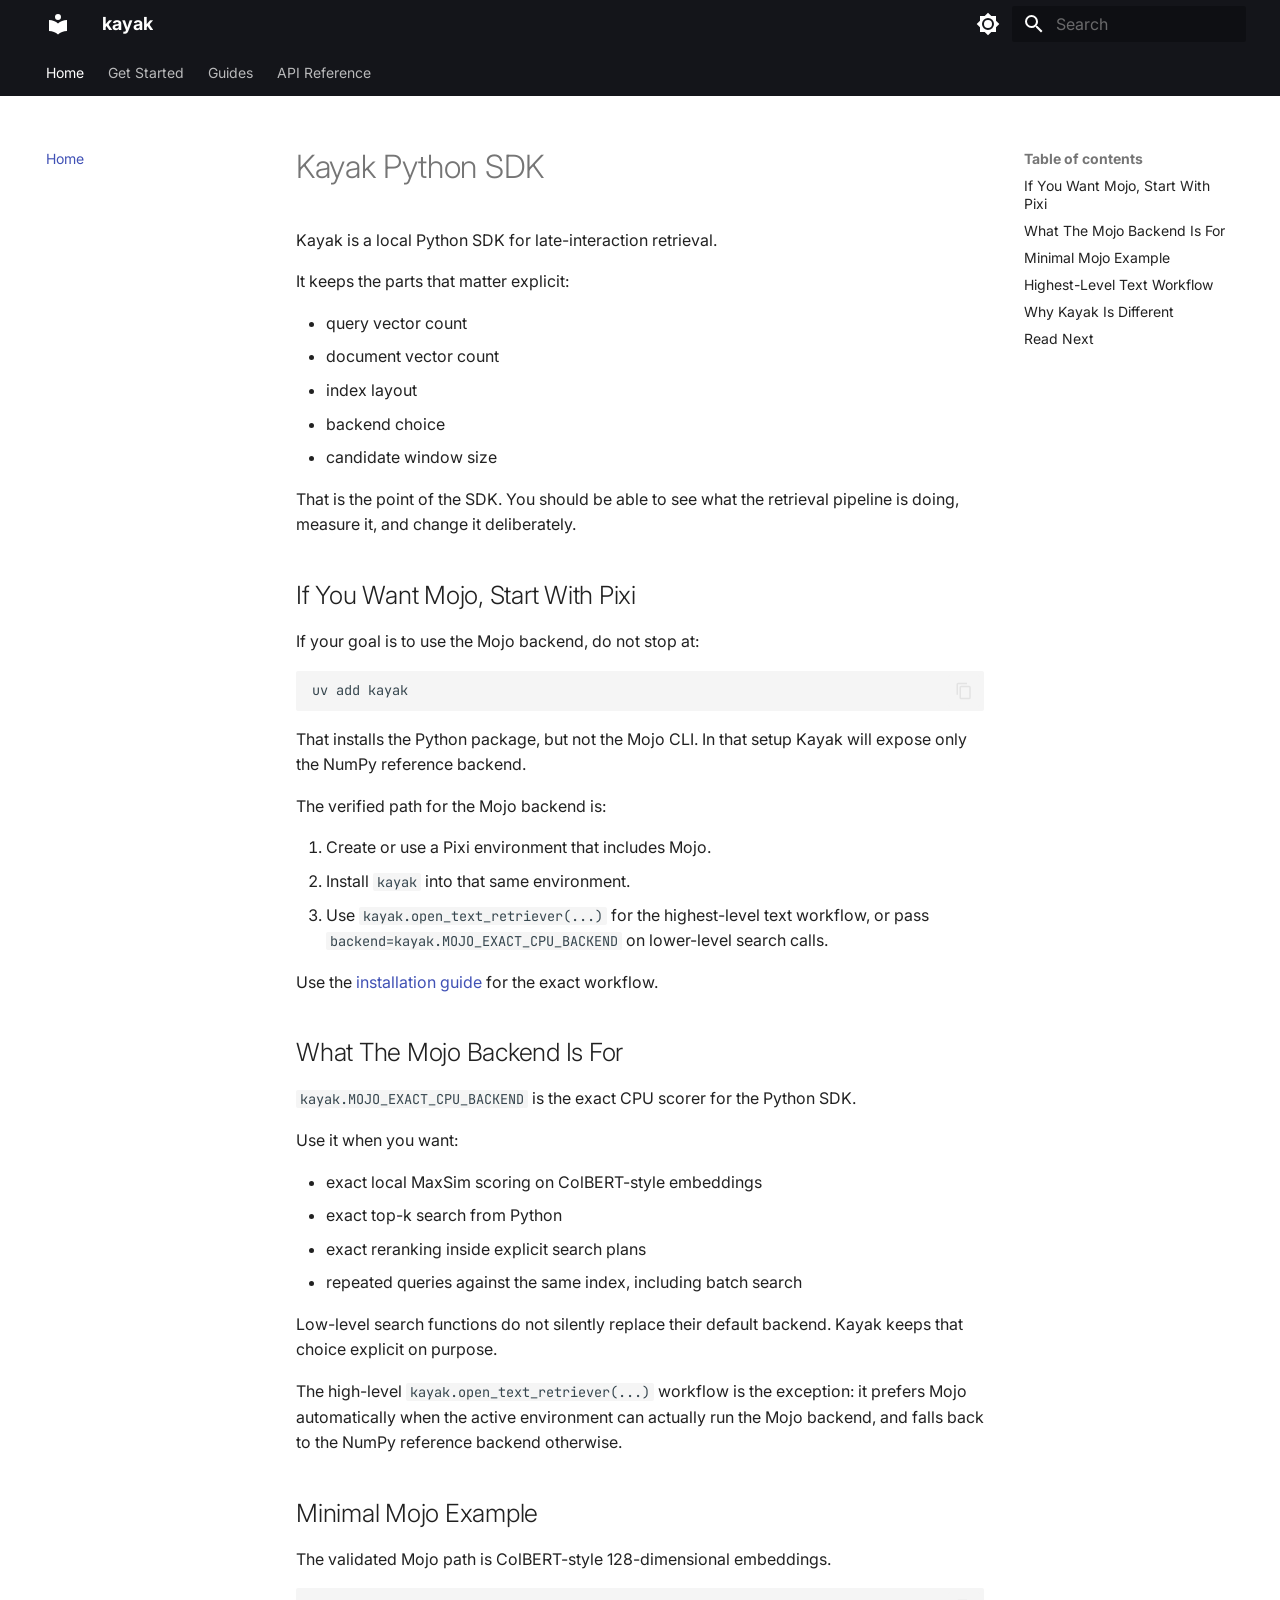
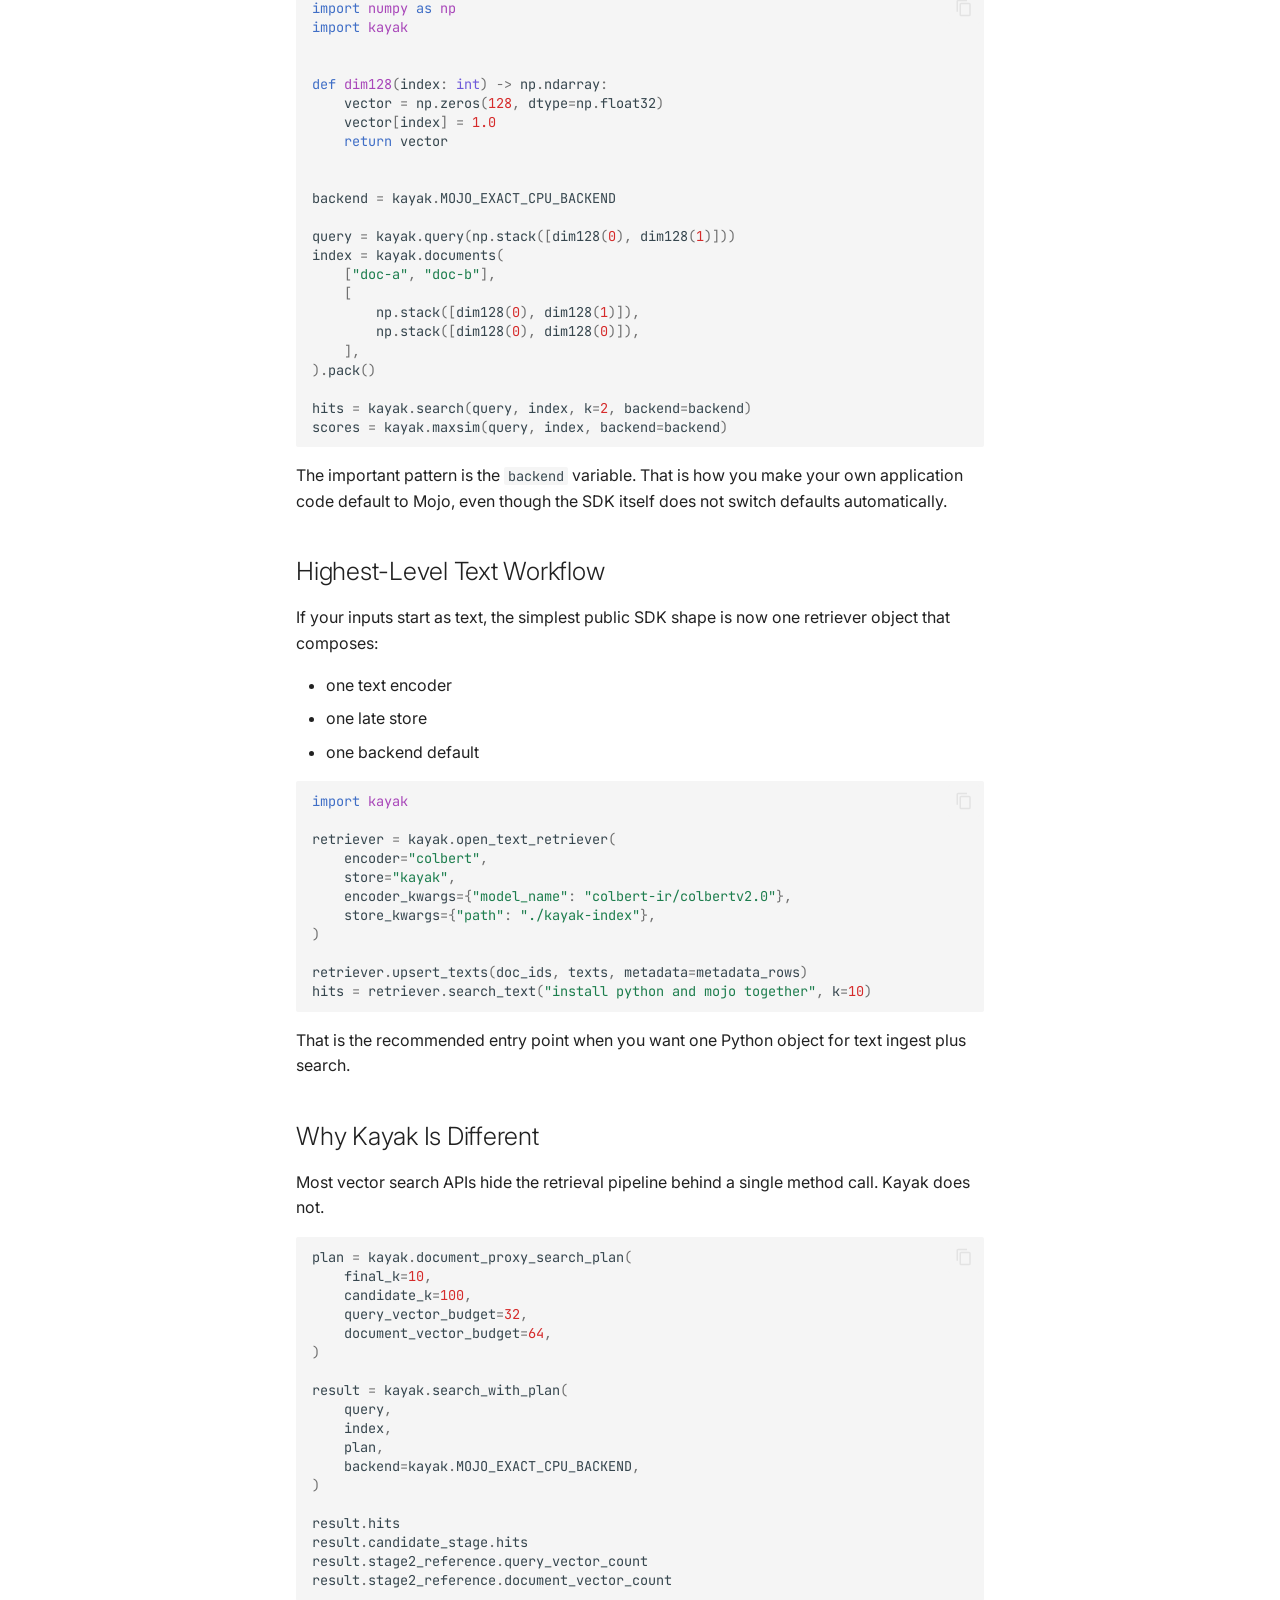
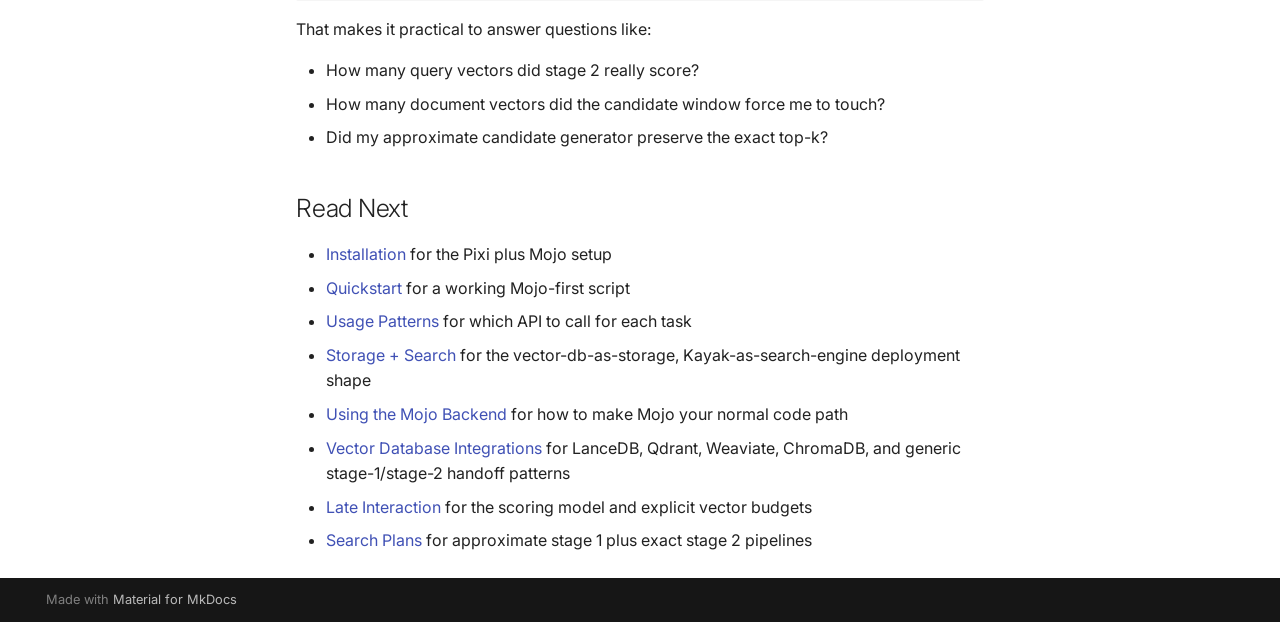
<file: index.html>
<!doctype html>
<html lang="en" class="no-js">
  <head>
    
      <meta charset="utf-8">
      <meta name="viewport" content="width=device-width,initial-scale=1">
      
        <meta name="description" content="Late-interaction retrieval for Python with an explicit Mojo exact CPU backend">
      
      
      
        <link rel="canonical" href="https://docs.withkayak.com/">
      
      
      
        <link rel="next" href="installation/">
      
      
        
      
      
      <link rel="icon" href="assets/images/favicon.png">
      <meta name="generator" content="mkdocs-1.6.1, mkdocs-material-9.7.6">
    
    
      
        <title>kayak</title>
      
    
    
      <link rel="stylesheet" href="assets/stylesheets/main.484c7ddc.min.css">
      
        
        <link rel="stylesheet" href="assets/stylesheets/palette.ab4e12ef.min.css">
      
      


    
    
      
    
    
      
        
        
        <link rel="preconnect" href="https://fonts.gstatic.com" crossorigin>
        <link rel="stylesheet" href="https://fonts.googleapis.com/css?family=Inter:300,300i,400,400i,700,700i%7CJetBrains+Mono:400,400i,700,700i&display=fallback">
        <style>:root{--md-text-font:"Inter";--md-code-font:"JetBrains Mono"}</style>
      
    
    
    <script>__md_scope=new URL(".",location),__md_hash=e=>[...e].reduce(((e,_)=>(e<<5)-e+_.charCodeAt(0)),0),__md_get=(e,_=localStorage,t=__md_scope)=>JSON.parse(_.getItem(t.pathname+"."+e)),__md_set=(e,_,t=localStorage,a=__md_scope)=>{try{t.setItem(a.pathname+"."+e,JSON.stringify(_))}catch(e){}}</script>
    
      

    
    
  </head>
  
  
    
    
      
    
    
    
    
    <body dir="ltr" data-md-color-scheme="default" data-md-color-primary="black" data-md-color-accent="indigo">
  
    
    <input class="md-toggle" data-md-toggle="drawer" type="checkbox" id="__drawer" autocomplete="off">
    <input class="md-toggle" data-md-toggle="search" type="checkbox" id="__search" autocomplete="off">
    <label class="md-overlay" for="__drawer"></label>
    <div data-md-component="skip">
      
        
        <a href="#kayak-python-sdk" class="md-skip">
          Skip to content
        </a>
      
    </div>
    <div data-md-component="announce">
      
    </div>
    
    
      

<header class="md-header" data-md-component="header">
  <nav class="md-header__inner md-grid" aria-label="Header">
    <a href="." title="kayak" class="md-header__button md-logo" aria-label="kayak" data-md-component="logo">
      
  
  <svg xmlns="http://www.w3.org/2000/svg" viewBox="0 0 24 24"><path d="M12 8a3 3 0 0 0 3-3 3 3 0 0 0-3-3 3 3 0 0 0-3 3 3 3 0 0 0 3 3m0 3.54C9.64 9.35 6.5 8 3 8v11c3.5 0 6.64 1.35 9 3.54 2.36-2.19 5.5-3.54 9-3.54V8c-3.5 0-6.64 1.35-9 3.54"/></svg>

    </a>
    <label class="md-header__button md-icon" for="__drawer">
      
      <svg xmlns="http://www.w3.org/2000/svg" viewBox="0 0 24 24"><path d="M3 6h18v2H3zm0 5h18v2H3zm0 5h18v2H3z"/></svg>
    </label>
    <div class="md-header__title" data-md-component="header-title">
      <div class="md-header__ellipsis">
        <div class="md-header__topic">
          <span class="md-ellipsis">
            kayak
          </span>
        </div>
        <div class="md-header__topic" data-md-component="header-topic">
          <span class="md-ellipsis">
            
              Home
            
          </span>
        </div>
      </div>
    </div>
    
      
        <form class="md-header__option" data-md-component="palette">
  
    
    
    
    <input class="md-option" data-md-color-media="(prefers-color-scheme: light)" data-md-color-scheme="default" data-md-color-primary="black" data-md-color-accent="indigo"  aria-label="Switch to dark mode"  type="radio" name="__palette" id="__palette_0">
    
      <label class="md-header__button md-icon" title="Switch to dark mode" for="__palette_1" hidden>
        <svg xmlns="http://www.w3.org/2000/svg" viewBox="0 0 24 24"><path d="M12 8a4 4 0 0 0-4 4 4 4 0 0 0 4 4 4 4 0 0 0 4-4 4 4 0 0 0-4-4m0 10a6 6 0 0 1-6-6 6 6 0 0 1 6-6 6 6 0 0 1 6 6 6 6 0 0 1-6 6m8-9.31V4h-4.69L12 .69 8.69 4H4v4.69L.69 12 4 15.31V20h4.69L12 23.31 15.31 20H20v-4.69L23.31 12z"/></svg>
      </label>
    
  
    
    
    
    <input class="md-option" data-md-color-media="(prefers-color-scheme: dark)" data-md-color-scheme="slate" data-md-color-primary="black" data-md-color-accent="indigo"  aria-label="Switch to light mode"  type="radio" name="__palette" id="__palette_1">
    
      <label class="md-header__button md-icon" title="Switch to light mode" for="__palette_0" hidden>
        <svg xmlns="http://www.w3.org/2000/svg" viewBox="0 0 24 24"><path d="M12 18c-.89 0-1.74-.2-2.5-.55C11.56 16.5 13 14.42 13 12s-1.44-4.5-3.5-5.45C10.26 6.2 11.11 6 12 6a6 6 0 0 1 6 6 6 6 0 0 1-6 6m8-9.31V4h-4.69L12 .69 8.69 4H4v4.69L.69 12 4 15.31V20h4.69L12 23.31 15.31 20H20v-4.69L23.31 12z"/></svg>
      </label>
    
  
</form>
      
    
    
      <script>var palette=__md_get("__palette");if(palette&&palette.color){if("(prefers-color-scheme)"===palette.color.media){var media=matchMedia("(prefers-color-scheme: light)"),input=document.querySelector(media.matches?"[data-md-color-media='(prefers-color-scheme: light)']":"[data-md-color-media='(prefers-color-scheme: dark)']");palette.color.media=input.getAttribute("data-md-color-media"),palette.color.scheme=input.getAttribute("data-md-color-scheme"),palette.color.primary=input.getAttribute("data-md-color-primary"),palette.color.accent=input.getAttribute("data-md-color-accent")}for(var[key,value]of Object.entries(palette.color))document.body.setAttribute("data-md-color-"+key,value)}</script>
    
    
    
      
      
        <label class="md-header__button md-icon" for="__search">
          
          <svg xmlns="http://www.w3.org/2000/svg" viewBox="0 0 24 24"><path d="M9.5 3A6.5 6.5 0 0 1 16 9.5c0 1.61-.59 3.09-1.56 4.23l.27.27h.79l5 5-1.5 1.5-5-5v-.79l-.27-.27A6.52 6.52 0 0 1 9.5 16 6.5 6.5 0 0 1 3 9.5 6.5 6.5 0 0 1 9.5 3m0 2C7 5 5 7 5 9.5S7 14 9.5 14 14 12 14 9.5 12 5 9.5 5"/></svg>
        </label>
        <div class="md-search" data-md-component="search" role="dialog">
  <label class="md-search__overlay" for="__search"></label>
  <div class="md-search__inner" role="search">
    <form class="md-search__form" name="search">
      <input type="text" class="md-search__input" name="query" aria-label="Search" placeholder="Search" autocapitalize="off" autocorrect="off" autocomplete="off" spellcheck="false" data-md-component="search-query" required>
      <label class="md-search__icon md-icon" for="__search">
        
        <svg xmlns="http://www.w3.org/2000/svg" viewBox="0 0 24 24"><path d="M9.5 3A6.5 6.5 0 0 1 16 9.5c0 1.61-.59 3.09-1.56 4.23l.27.27h.79l5 5-1.5 1.5-5-5v-.79l-.27-.27A6.52 6.52 0 0 1 9.5 16 6.5 6.5 0 0 1 3 9.5 6.5 6.5 0 0 1 9.5 3m0 2C7 5 5 7 5 9.5S7 14 9.5 14 14 12 14 9.5 12 5 9.5 5"/></svg>
        
        <svg xmlns="http://www.w3.org/2000/svg" viewBox="0 0 24 24"><path d="M20 11v2H8l5.5 5.5-1.42 1.42L4.16 12l7.92-7.92L13.5 5.5 8 11z"/></svg>
      </label>
      <nav class="md-search__options" aria-label="Search">
        
        <button type="reset" class="md-search__icon md-icon" title="Clear" aria-label="Clear" tabindex="-1">
          
          <svg xmlns="http://www.w3.org/2000/svg" viewBox="0 0 24 24"><path d="M19 6.41 17.59 5 12 10.59 6.41 5 5 6.41 10.59 12 5 17.59 6.41 19 12 13.41 17.59 19 19 17.59 13.41 12z"/></svg>
        </button>
      </nav>
      
    </form>
    <div class="md-search__output">
      <div class="md-search__scrollwrap" tabindex="0" data-md-scrollfix>
        <div class="md-search-result" data-md-component="search-result">
          <div class="md-search-result__meta">
            Initializing search
          </div>
          <ol class="md-search-result__list" role="presentation"></ol>
        </div>
      </div>
    </div>
  </div>
</div>
      
    
    
  </nav>
  
</header>
    
    <div class="md-container" data-md-component="container">
      
      
        
          
            
<nav class="md-tabs" aria-label="Tabs" data-md-component="tabs">
  <div class="md-grid">
    <ul class="md-tabs__list">
      
        
  
  
  
    
  
  
    <li class="md-tabs__item md-tabs__item--active">
      <a href="." class="md-tabs__link">
        
  
  
    
  
  Home

      </a>
    </li>
  

      
        
  
  
  
  
    
    
      <li class="md-tabs__item">
        <a href="installation/" class="md-tabs__link">
          
  
  
  Get Started

        </a>
      </li>
    
  

      
        
  
  
  
  
    
    
      <li class="md-tabs__item">
        <a href="concepts/" class="md-tabs__link">
          
  
  
  Guides

        </a>
      </li>
    
  

      
        
  
  
  
  
    <li class="md-tabs__item">
      <a href="api/" class="md-tabs__link">
        
  
  
    
  
  API Reference

      </a>
    </li>
  

      
    </ul>
  </div>
</nav>
          
        
      
      <main class="md-main" data-md-component="main">
        <div class="md-main__inner md-grid">
          
            
              
              <div class="md-sidebar md-sidebar--primary" data-md-component="sidebar" data-md-type="navigation" >
                <div class="md-sidebar__scrollwrap">
                  <div class="md-sidebar__inner">
                    


  


<nav class="md-nav md-nav--primary md-nav--lifted" aria-label="Navigation" data-md-level="0">
  <label class="md-nav__title" for="__drawer">
    <a href="." title="kayak" class="md-nav__button md-logo" aria-label="kayak" data-md-component="logo">
      
  
  <svg xmlns="http://www.w3.org/2000/svg" viewBox="0 0 24 24"><path d="M12 8a3 3 0 0 0 3-3 3 3 0 0 0-3-3 3 3 0 0 0-3 3 3 3 0 0 0 3 3m0 3.54C9.64 9.35 6.5 8 3 8v11c3.5 0 6.64 1.35 9 3.54 2.36-2.19 5.5-3.54 9-3.54V8c-3.5 0-6.64 1.35-9 3.54"/></svg>

    </a>
    kayak
  </label>
  
  <ul class="md-nav__list" data-md-scrollfix>
    
      
      
  
  
    
  
  
  
    <li class="md-nav__item md-nav__item--active">
      
      <input class="md-nav__toggle md-toggle" type="checkbox" id="__toc">
      
      
        
      
      
        <label class="md-nav__link md-nav__link--active" for="__toc">
          
  
  
  <span class="md-ellipsis">
    
  
    Home
  

    
  </span>
  
  

          <span class="md-nav__icon md-icon"></span>
        </label>
      
      <a href="." class="md-nav__link md-nav__link--active">
        
  
  
  <span class="md-ellipsis">
    
  
    Home
  

    
  </span>
  
  

      </a>
      
        

<nav class="md-nav md-nav--secondary" aria-label="Table of contents">
  
  
  
    
  
  
    <label class="md-nav__title" for="__toc">
      <span class="md-nav__icon md-icon"></span>
      Table of contents
    </label>
    <ul class="md-nav__list" data-md-component="toc" data-md-scrollfix>
      
        <li class="md-nav__item">
  <a href="#if-you-want-mojo-start-with-pixi" class="md-nav__link">
    <span class="md-ellipsis">
      
        If You Want Mojo, Start With Pixi
      
    </span>
  </a>
  
</li>
      
        <li class="md-nav__item">
  <a href="#what-the-mojo-backend-is-for" class="md-nav__link">
    <span class="md-ellipsis">
      
        What The Mojo Backend Is For
      
    </span>
  </a>
  
</li>
      
        <li class="md-nav__item">
  <a href="#minimal-mojo-example" class="md-nav__link">
    <span class="md-ellipsis">
      
        Minimal Mojo Example
      
    </span>
  </a>
  
</li>
      
        <li class="md-nav__item">
  <a href="#highest-level-text-workflow" class="md-nav__link">
    <span class="md-ellipsis">
      
        Highest-Level Text Workflow
      
    </span>
  </a>
  
</li>
      
        <li class="md-nav__item">
  <a href="#why-kayak-is-different" class="md-nav__link">
    <span class="md-ellipsis">
      
        Why Kayak Is Different
      
    </span>
  </a>
  
</li>
      
        <li class="md-nav__item">
  <a href="#read-next" class="md-nav__link">
    <span class="md-ellipsis">
      
        Read Next
      
    </span>
  </a>
  
</li>
      
    </ul>
  
</nav>
      
    </li>
  

    
      
      
  
  
  
  
    
    
    
    
      
      
    
    
    <li class="md-nav__item md-nav__item--nested">
      
        
        
        <input class="md-nav__toggle md-toggle " type="checkbox" id="__nav_2" >
        
          
          <label class="md-nav__link" for="__nav_2" id="__nav_2_label" tabindex="0">
            
  
  
  <span class="md-ellipsis">
    
  
    Get Started
  

    
  </span>
  
  

            <span class="md-nav__icon md-icon"></span>
          </label>
        
        <nav class="md-nav" data-md-level="1" aria-labelledby="__nav_2_label" aria-expanded="false">
          <label class="md-nav__title" for="__nav_2">
            <span class="md-nav__icon md-icon"></span>
            
  
    Get Started
  

          </label>
          <ul class="md-nav__list" data-md-scrollfix>
            
              
                
  
  
  
  
    <li class="md-nav__item">
      <a href="installation/" class="md-nav__link">
        
  
  
  <span class="md-ellipsis">
    
  
    Installation
  

    
  </span>
  
  

      </a>
    </li>
  

              
            
              
                
  
  
  
  
    <li class="md-nav__item">
      <a href="quickstart/" class="md-nav__link">
        
  
  
  <span class="md-ellipsis">
    
  
    Quickstart
  

    
  </span>
  
  

      </a>
    </li>
  

              
            
              
                
  
  
  
  
    <li class="md-nav__item">
      <a href="usage-patterns/" class="md-nav__link">
        
  
  
  <span class="md-ellipsis">
    
  
    Usage Patterns
  

    
  </span>
  
  

      </a>
    </li>
  

              
            
              
                
  
  
  
  
    <li class="md-nav__item">
      <a href="storage-and-search/" class="md-nav__link">
        
  
  
  <span class="md-ellipsis">
    
  
    Storage + Search
  

    
  </span>
  
  

      </a>
    </li>
  

              
            
              
                
  
  
  
  
    <li class="md-nav__item">
      <a href="mojo-backend/" class="md-nav__link">
        
  
  
  <span class="md-ellipsis">
    
  
    Using the Mojo Backend
  

    
  </span>
  
  

      </a>
    </li>
  

              
            
          </ul>
        </nav>
      
    </li>
  

    
      
      
  
  
  
  
    
    
    
    
      
      
    
    
    <li class="md-nav__item md-nav__item--nested">
      
        
        
        <input class="md-nav__toggle md-toggle " type="checkbox" id="__nav_3" >
        
          
          <label class="md-nav__link" for="__nav_3" id="__nav_3_label" tabindex="0">
            
  
  
  <span class="md-ellipsis">
    
  
    Guides
  

    
  </span>
  
  

            <span class="md-nav__icon md-icon"></span>
          </label>
        
        <nav class="md-nav" data-md-level="1" aria-labelledby="__nav_3_label" aria-expanded="false">
          <label class="md-nav__title" for="__nav_3">
            <span class="md-nav__icon md-icon"></span>
            
  
    Guides
  

          </label>
          <ul class="md-nav__list" data-md-scrollfix>
            
              
                
  
  
  
  
    <li class="md-nav__item">
      <a href="concepts/" class="md-nav__link">
        
  
  
  <span class="md-ellipsis">
    
  
    Late Interaction
  

    
  </span>
  
  

      </a>
    </li>
  

              
            
              
                
  
  
  
  
    <li class="md-nav__item">
      <a href="search-plans/" class="md-nav__link">
        
  
  
  <span class="md-ellipsis">
    
  
    Search Plans
  

    
  </span>
  
  

      </a>
    </li>
  

              
            
              
                
  
  
  
  
    <li class="md-nav__item">
      <a href="vector-databases/" class="md-nav__link">
        
  
  
  <span class="md-ellipsis">
    
  
    Vector Databases
  

    
  </span>
  
  

      </a>
    </li>
  

              
            
          </ul>
        </nav>
      
    </li>
  

    
      
      
  
  
  
  
    <li class="md-nav__item">
      <a href="api/" class="md-nav__link">
        
  
  
  <span class="md-ellipsis">
    
  
    API Reference
  

    
  </span>
  
  

      </a>
    </li>
  

    
  </ul>
</nav>
                  </div>
                </div>
              </div>
            
            
              
              <div class="md-sidebar md-sidebar--secondary" data-md-component="sidebar" data-md-type="toc" >
                <div class="md-sidebar__scrollwrap">
                  <div class="md-sidebar__inner">
                    

<nav class="md-nav md-nav--secondary" aria-label="Table of contents">
  
  
  
    
  
  
    <label class="md-nav__title" for="__toc">
      <span class="md-nav__icon md-icon"></span>
      Table of contents
    </label>
    <ul class="md-nav__list" data-md-component="toc" data-md-scrollfix>
      
        <li class="md-nav__item">
  <a href="#if-you-want-mojo-start-with-pixi" class="md-nav__link">
    <span class="md-ellipsis">
      
        If You Want Mojo, Start With Pixi
      
    </span>
  </a>
  
</li>
      
        <li class="md-nav__item">
  <a href="#what-the-mojo-backend-is-for" class="md-nav__link">
    <span class="md-ellipsis">
      
        What The Mojo Backend Is For
      
    </span>
  </a>
  
</li>
      
        <li class="md-nav__item">
  <a href="#minimal-mojo-example" class="md-nav__link">
    <span class="md-ellipsis">
      
        Minimal Mojo Example
      
    </span>
  </a>
  
</li>
      
        <li class="md-nav__item">
  <a href="#highest-level-text-workflow" class="md-nav__link">
    <span class="md-ellipsis">
      
        Highest-Level Text Workflow
      
    </span>
  </a>
  
</li>
      
        <li class="md-nav__item">
  <a href="#why-kayak-is-different" class="md-nav__link">
    <span class="md-ellipsis">
      
        Why Kayak Is Different
      
    </span>
  </a>
  
</li>
      
        <li class="md-nav__item">
  <a href="#read-next" class="md-nav__link">
    <span class="md-ellipsis">
      
        Read Next
      
    </span>
  </a>
  
</li>
      
    </ul>
  
</nav>
                  </div>
                </div>
              </div>
            
          
          
            <div class="md-content" data-md-component="content">
              
              <article class="md-content__inner md-typeset">
                
                  



<h1 id="kayak-python-sdk">Kayak Python SDK</h1>
<p>Kayak is a local Python SDK for late-interaction retrieval.</p>
<p>It keeps the parts that matter explicit:</p>
<ul>
<li>query vector count</li>
<li>document vector count</li>
<li>index layout</li>
<li>backend choice</li>
<li>candidate window size</li>
</ul>
<p>That is the point of the SDK. You should be able to see what the retrieval
pipeline is doing, measure it, and change it deliberately.</p>
<h2 id="if-you-want-mojo-start-with-pixi">If You Want Mojo, Start With Pixi</h2>
<p>If your goal is to use the Mojo backend, do not stop at:</p>
<div class="highlight"><pre><span></span><code><a id="__codelineno-0-1" name="__codelineno-0-1" href="#__codelineno-0-1"></a>uv<span class="w"> </span>add<span class="w"> </span>kayak
</code></pre></div>
<p>That installs the Python package, but not the Mojo CLI. In that setup Kayak
will expose only the NumPy reference backend.</p>
<p>The verified path for the Mojo backend is:</p>
<ol>
<li>Create or use a Pixi environment that includes Mojo.</li>
<li>Install <code>kayak</code> into that same environment.</li>
<li>Use <code>kayak.open_text_retriever(...)</code> for the highest-level text workflow, or
   pass <code>backend=kayak.MOJO_EXACT_CPU_BACKEND</code> on lower-level search calls.</li>
</ol>
<p>Use the <a href="installation/">installation guide</a> for the exact workflow.</p>
<h2 id="what-the-mojo-backend-is-for">What The Mojo Backend Is For</h2>
<p><code>kayak.MOJO_EXACT_CPU_BACKEND</code> is the exact CPU scorer for the Python SDK.</p>
<p>Use it when you want:</p>
<ul>
<li>exact local MaxSim scoring on ColBERT-style embeddings</li>
<li>exact top-k search from Python</li>
<li>exact reranking inside explicit search plans</li>
<li>repeated queries against the same index, including batch search</li>
</ul>
<p>Low-level search functions do not silently replace their default backend.
Kayak keeps that choice explicit on purpose.</p>
<p>The high-level <code>kayak.open_text_retriever(...)</code> workflow is the exception:
it prefers Mojo automatically when the active environment can actually run the
Mojo backend, and falls back to the NumPy reference backend otherwise.</p>
<h2 id="minimal-mojo-example">Minimal Mojo Example</h2>
<p>The validated Mojo path is ColBERT-style 128-dimensional embeddings.</p>
<div class="highlight"><pre><span></span><code><a id="__codelineno-1-1" name="__codelineno-1-1" href="#__codelineno-1-1"></a><span class="kn">import</span><span class="w"> </span><span class="nn">numpy</span><span class="w"> </span><span class="k">as</span><span class="w"> </span><span class="nn">np</span>
<a id="__codelineno-1-2" name="__codelineno-1-2" href="#__codelineno-1-2"></a><span class="kn">import</span><span class="w"> </span><span class="nn">kayak</span>
<a id="__codelineno-1-3" name="__codelineno-1-3" href="#__codelineno-1-3"></a>
<a id="__codelineno-1-4" name="__codelineno-1-4" href="#__codelineno-1-4"></a>
<a id="__codelineno-1-5" name="__codelineno-1-5" href="#__codelineno-1-5"></a><span class="k">def</span><span class="w"> </span><span class="nf">dim128</span><span class="p">(</span><span class="n">index</span><span class="p">:</span> <span class="nb">int</span><span class="p">)</span> <span class="o">-&gt;</span> <span class="n">np</span><span class="o">.</span><span class="n">ndarray</span><span class="p">:</span>
<a id="__codelineno-1-6" name="__codelineno-1-6" href="#__codelineno-1-6"></a>    <span class="n">vector</span> <span class="o">=</span> <span class="n">np</span><span class="o">.</span><span class="n">zeros</span><span class="p">(</span><span class="mi">128</span><span class="p">,</span> <span class="n">dtype</span><span class="o">=</span><span class="n">np</span><span class="o">.</span><span class="n">float32</span><span class="p">)</span>
<a id="__codelineno-1-7" name="__codelineno-1-7" href="#__codelineno-1-7"></a>    <span class="n">vector</span><span class="p">[</span><span class="n">index</span><span class="p">]</span> <span class="o">=</span> <span class="mf">1.0</span>
<a id="__codelineno-1-8" name="__codelineno-1-8" href="#__codelineno-1-8"></a>    <span class="k">return</span> <span class="n">vector</span>
<a id="__codelineno-1-9" name="__codelineno-1-9" href="#__codelineno-1-9"></a>
<a id="__codelineno-1-10" name="__codelineno-1-10" href="#__codelineno-1-10"></a>
<a id="__codelineno-1-11" name="__codelineno-1-11" href="#__codelineno-1-11"></a><span class="n">backend</span> <span class="o">=</span> <span class="n">kayak</span><span class="o">.</span><span class="n">MOJO_EXACT_CPU_BACKEND</span>
<a id="__codelineno-1-12" name="__codelineno-1-12" href="#__codelineno-1-12"></a>
<a id="__codelineno-1-13" name="__codelineno-1-13" href="#__codelineno-1-13"></a><span class="n">query</span> <span class="o">=</span> <span class="n">kayak</span><span class="o">.</span><span class="n">query</span><span class="p">(</span><span class="n">np</span><span class="o">.</span><span class="n">stack</span><span class="p">([</span><span class="n">dim128</span><span class="p">(</span><span class="mi">0</span><span class="p">),</span> <span class="n">dim128</span><span class="p">(</span><span class="mi">1</span><span class="p">)]))</span>
<a id="__codelineno-1-14" name="__codelineno-1-14" href="#__codelineno-1-14"></a><span class="n">index</span> <span class="o">=</span> <span class="n">kayak</span><span class="o">.</span><span class="n">documents</span><span class="p">(</span>
<a id="__codelineno-1-15" name="__codelineno-1-15" href="#__codelineno-1-15"></a>    <span class="p">[</span><span class="s2">&quot;doc-a&quot;</span><span class="p">,</span> <span class="s2">&quot;doc-b&quot;</span><span class="p">],</span>
<a id="__codelineno-1-16" name="__codelineno-1-16" href="#__codelineno-1-16"></a>    <span class="p">[</span>
<a id="__codelineno-1-17" name="__codelineno-1-17" href="#__codelineno-1-17"></a>        <span class="n">np</span><span class="o">.</span><span class="n">stack</span><span class="p">([</span><span class="n">dim128</span><span class="p">(</span><span class="mi">0</span><span class="p">),</span> <span class="n">dim128</span><span class="p">(</span><span class="mi">1</span><span class="p">)]),</span>
<a id="__codelineno-1-18" name="__codelineno-1-18" href="#__codelineno-1-18"></a>        <span class="n">np</span><span class="o">.</span><span class="n">stack</span><span class="p">([</span><span class="n">dim128</span><span class="p">(</span><span class="mi">0</span><span class="p">),</span> <span class="n">dim128</span><span class="p">(</span><span class="mi">0</span><span class="p">)]),</span>
<a id="__codelineno-1-19" name="__codelineno-1-19" href="#__codelineno-1-19"></a>    <span class="p">],</span>
<a id="__codelineno-1-20" name="__codelineno-1-20" href="#__codelineno-1-20"></a><span class="p">)</span><span class="o">.</span><span class="n">pack</span><span class="p">()</span>
<a id="__codelineno-1-21" name="__codelineno-1-21" href="#__codelineno-1-21"></a>
<a id="__codelineno-1-22" name="__codelineno-1-22" href="#__codelineno-1-22"></a><span class="n">hits</span> <span class="o">=</span> <span class="n">kayak</span><span class="o">.</span><span class="n">search</span><span class="p">(</span><span class="n">query</span><span class="p">,</span> <span class="n">index</span><span class="p">,</span> <span class="n">k</span><span class="o">=</span><span class="mi">2</span><span class="p">,</span> <span class="n">backend</span><span class="o">=</span><span class="n">backend</span><span class="p">)</span>
<a id="__codelineno-1-23" name="__codelineno-1-23" href="#__codelineno-1-23"></a><span class="n">scores</span> <span class="o">=</span> <span class="n">kayak</span><span class="o">.</span><span class="n">maxsim</span><span class="p">(</span><span class="n">query</span><span class="p">,</span> <span class="n">index</span><span class="p">,</span> <span class="n">backend</span><span class="o">=</span><span class="n">backend</span><span class="p">)</span>
</code></pre></div>
<p>The important pattern is the <code>backend</code> variable. That is how you make your own
application code default to Mojo, even though the SDK itself does not switch
defaults automatically.</p>
<h2 id="highest-level-text-workflow">Highest-Level Text Workflow</h2>
<p>If your inputs start as text, the simplest public SDK shape is now one
retriever object that composes:</p>
<ul>
<li>one text encoder</li>
<li>one late store</li>
<li>one backend default</li>
</ul>
<div class="highlight"><pre><span></span><code><a id="__codelineno-2-1" name="__codelineno-2-1" href="#__codelineno-2-1"></a><span class="kn">import</span><span class="w"> </span><span class="nn">kayak</span>
<a id="__codelineno-2-2" name="__codelineno-2-2" href="#__codelineno-2-2"></a>
<a id="__codelineno-2-3" name="__codelineno-2-3" href="#__codelineno-2-3"></a><span class="n">retriever</span> <span class="o">=</span> <span class="n">kayak</span><span class="o">.</span><span class="n">open_text_retriever</span><span class="p">(</span>
<a id="__codelineno-2-4" name="__codelineno-2-4" href="#__codelineno-2-4"></a>    <span class="n">encoder</span><span class="o">=</span><span class="s2">&quot;colbert&quot;</span><span class="p">,</span>
<a id="__codelineno-2-5" name="__codelineno-2-5" href="#__codelineno-2-5"></a>    <span class="n">store</span><span class="o">=</span><span class="s2">&quot;kayak&quot;</span><span class="p">,</span>
<a id="__codelineno-2-6" name="__codelineno-2-6" href="#__codelineno-2-6"></a>    <span class="n">encoder_kwargs</span><span class="o">=</span><span class="p">{</span><span class="s2">&quot;model_name&quot;</span><span class="p">:</span> <span class="s2">&quot;colbert-ir/colbertv2.0&quot;</span><span class="p">},</span>
<a id="__codelineno-2-7" name="__codelineno-2-7" href="#__codelineno-2-7"></a>    <span class="n">store_kwargs</span><span class="o">=</span><span class="p">{</span><span class="s2">&quot;path&quot;</span><span class="p">:</span> <span class="s2">&quot;./kayak-index&quot;</span><span class="p">},</span>
<a id="__codelineno-2-8" name="__codelineno-2-8" href="#__codelineno-2-8"></a><span class="p">)</span>
<a id="__codelineno-2-9" name="__codelineno-2-9" href="#__codelineno-2-9"></a>
<a id="__codelineno-2-10" name="__codelineno-2-10" href="#__codelineno-2-10"></a><span class="n">retriever</span><span class="o">.</span><span class="n">upsert_texts</span><span class="p">(</span><span class="n">doc_ids</span><span class="p">,</span> <span class="n">texts</span><span class="p">,</span> <span class="n">metadata</span><span class="o">=</span><span class="n">metadata_rows</span><span class="p">)</span>
<a id="__codelineno-2-11" name="__codelineno-2-11" href="#__codelineno-2-11"></a><span class="n">hits</span> <span class="o">=</span> <span class="n">retriever</span><span class="o">.</span><span class="n">search_text</span><span class="p">(</span><span class="s2">&quot;install python and mojo together&quot;</span><span class="p">,</span> <span class="n">k</span><span class="o">=</span><span class="mi">10</span><span class="p">)</span>
</code></pre></div>
<p>That is the recommended entry point when you want one Python object for text
ingest plus search.</p>
<h2 id="why-kayak-is-different">Why Kayak Is Different</h2>
<p>Most vector search APIs hide the retrieval pipeline behind a single method call.
Kayak does not.</p>
<div class="highlight"><pre><span></span><code><a id="__codelineno-3-1" name="__codelineno-3-1" href="#__codelineno-3-1"></a><span class="n">plan</span> <span class="o">=</span> <span class="n">kayak</span><span class="o">.</span><span class="n">document_proxy_search_plan</span><span class="p">(</span>
<a id="__codelineno-3-2" name="__codelineno-3-2" href="#__codelineno-3-2"></a>    <span class="n">final_k</span><span class="o">=</span><span class="mi">10</span><span class="p">,</span>
<a id="__codelineno-3-3" name="__codelineno-3-3" href="#__codelineno-3-3"></a>    <span class="n">candidate_k</span><span class="o">=</span><span class="mi">100</span><span class="p">,</span>
<a id="__codelineno-3-4" name="__codelineno-3-4" href="#__codelineno-3-4"></a>    <span class="n">query_vector_budget</span><span class="o">=</span><span class="mi">32</span><span class="p">,</span>
<a id="__codelineno-3-5" name="__codelineno-3-5" href="#__codelineno-3-5"></a>    <span class="n">document_vector_budget</span><span class="o">=</span><span class="mi">64</span><span class="p">,</span>
<a id="__codelineno-3-6" name="__codelineno-3-6" href="#__codelineno-3-6"></a><span class="p">)</span>
<a id="__codelineno-3-7" name="__codelineno-3-7" href="#__codelineno-3-7"></a>
<a id="__codelineno-3-8" name="__codelineno-3-8" href="#__codelineno-3-8"></a><span class="n">result</span> <span class="o">=</span> <span class="n">kayak</span><span class="o">.</span><span class="n">search_with_plan</span><span class="p">(</span>
<a id="__codelineno-3-9" name="__codelineno-3-9" href="#__codelineno-3-9"></a>    <span class="n">query</span><span class="p">,</span>
<a id="__codelineno-3-10" name="__codelineno-3-10" href="#__codelineno-3-10"></a>    <span class="n">index</span><span class="p">,</span>
<a id="__codelineno-3-11" name="__codelineno-3-11" href="#__codelineno-3-11"></a>    <span class="n">plan</span><span class="p">,</span>
<a id="__codelineno-3-12" name="__codelineno-3-12" href="#__codelineno-3-12"></a>    <span class="n">backend</span><span class="o">=</span><span class="n">kayak</span><span class="o">.</span><span class="n">MOJO_EXACT_CPU_BACKEND</span><span class="p">,</span>
<a id="__codelineno-3-13" name="__codelineno-3-13" href="#__codelineno-3-13"></a><span class="p">)</span>
<a id="__codelineno-3-14" name="__codelineno-3-14" href="#__codelineno-3-14"></a>
<a id="__codelineno-3-15" name="__codelineno-3-15" href="#__codelineno-3-15"></a><span class="n">result</span><span class="o">.</span><span class="n">hits</span>
<a id="__codelineno-3-16" name="__codelineno-3-16" href="#__codelineno-3-16"></a><span class="n">result</span><span class="o">.</span><span class="n">candidate_stage</span><span class="o">.</span><span class="n">hits</span>
<a id="__codelineno-3-17" name="__codelineno-3-17" href="#__codelineno-3-17"></a><span class="n">result</span><span class="o">.</span><span class="n">stage2_reference</span><span class="o">.</span><span class="n">query_vector_count</span>
<a id="__codelineno-3-18" name="__codelineno-3-18" href="#__codelineno-3-18"></a><span class="n">result</span><span class="o">.</span><span class="n">stage2_reference</span><span class="o">.</span><span class="n">document_vector_count</span>
</code></pre></div>
<p>That makes it practical to answer questions like:</p>
<ul>
<li>How many query vectors did stage 2 really score?</li>
<li>How many document vectors did the candidate window force me to touch?</li>
<li>Did my approximate candidate generator preserve the exact top-k?</li>
</ul>
<h2 id="read-next">Read Next</h2>
<ul>
<li><a href="installation/">Installation</a> for the Pixi plus Mojo setup</li>
<li><a href="quickstart/">Quickstart</a> for a working Mojo-first script</li>
<li><a href="usage-patterns/">Usage Patterns</a> for which API to call for each task</li>
<li><a href="storage-and-search/">Storage + Search</a> for the vector-db-as-storage, Kayak-as-search-engine deployment shape</li>
<li><a href="mojo-backend/">Using the Mojo Backend</a> for how to make Mojo your normal code path</li>
<li><a href="vector-databases/">Vector Database Integrations</a> for LanceDB, Qdrant, Weaviate, ChromaDB, and generic stage-1/stage-2 handoff patterns</li>
<li><a href="concepts/">Late Interaction</a> for the scoring model and explicit vector budgets</li>
<li><a href="search-plans/">Search Plans</a> for approximate stage 1 plus exact stage 2 pipelines</li>
</ul>












                
              </article>
            </div>
          
          
<script>var target=document.getElementById(location.hash.slice(1));target&&target.name&&(target.checked=target.name.startsWith("__tabbed_"))</script>
        </div>
        
          <button type="button" class="md-top md-icon" data-md-component="top" hidden>
  
  <svg xmlns="http://www.w3.org/2000/svg" viewBox="0 0 24 24"><path d="M13 20h-2V8l-5.5 5.5-1.42-1.42L12 4.16l7.92 7.92-1.42 1.42L13 8z"/></svg>
  Back to top
</button>
        
      </main>
      
        <footer class="md-footer">
  
  <div class="md-footer-meta md-typeset">
    <div class="md-footer-meta__inner md-grid">
      <div class="md-copyright">
  
  
    Made with
    <a href="https://squidfunk.github.io/mkdocs-material/" target="_blank" rel="noopener">
      Material for MkDocs
    </a>
  
</div>
      
    </div>
  </div>
</footer>
      
    </div>
    <div class="md-dialog" data-md-component="dialog">
      <div class="md-dialog__inner md-typeset"></div>
    </div>
    
    
    
      
      
      <script id="__config" type="application/json">{"annotate": null, "base": ".", "features": ["navigation.tabs", "navigation.top", "search.highlight", "content.code.copy", "content.code.annotate"], "search": "assets/javascripts/workers/search.2c215733.min.js", "tags": null, "translations": {"clipboard.copied": "Copied to clipboard", "clipboard.copy": "Copy to clipboard", "search.result.more.one": "1 more on this page", "search.result.more.other": "# more on this page", "search.result.none": "No matching documents", "search.result.one": "1 matching document", "search.result.other": "# matching documents", "search.result.placeholder": "Type to start searching", "search.result.term.missing": "Missing", "select.version": "Select version"}, "version": null}</script>
    
    
      <script src="assets/javascripts/bundle.79ae519e.min.js"></script>
      
    
  </body>
</html>
</file>
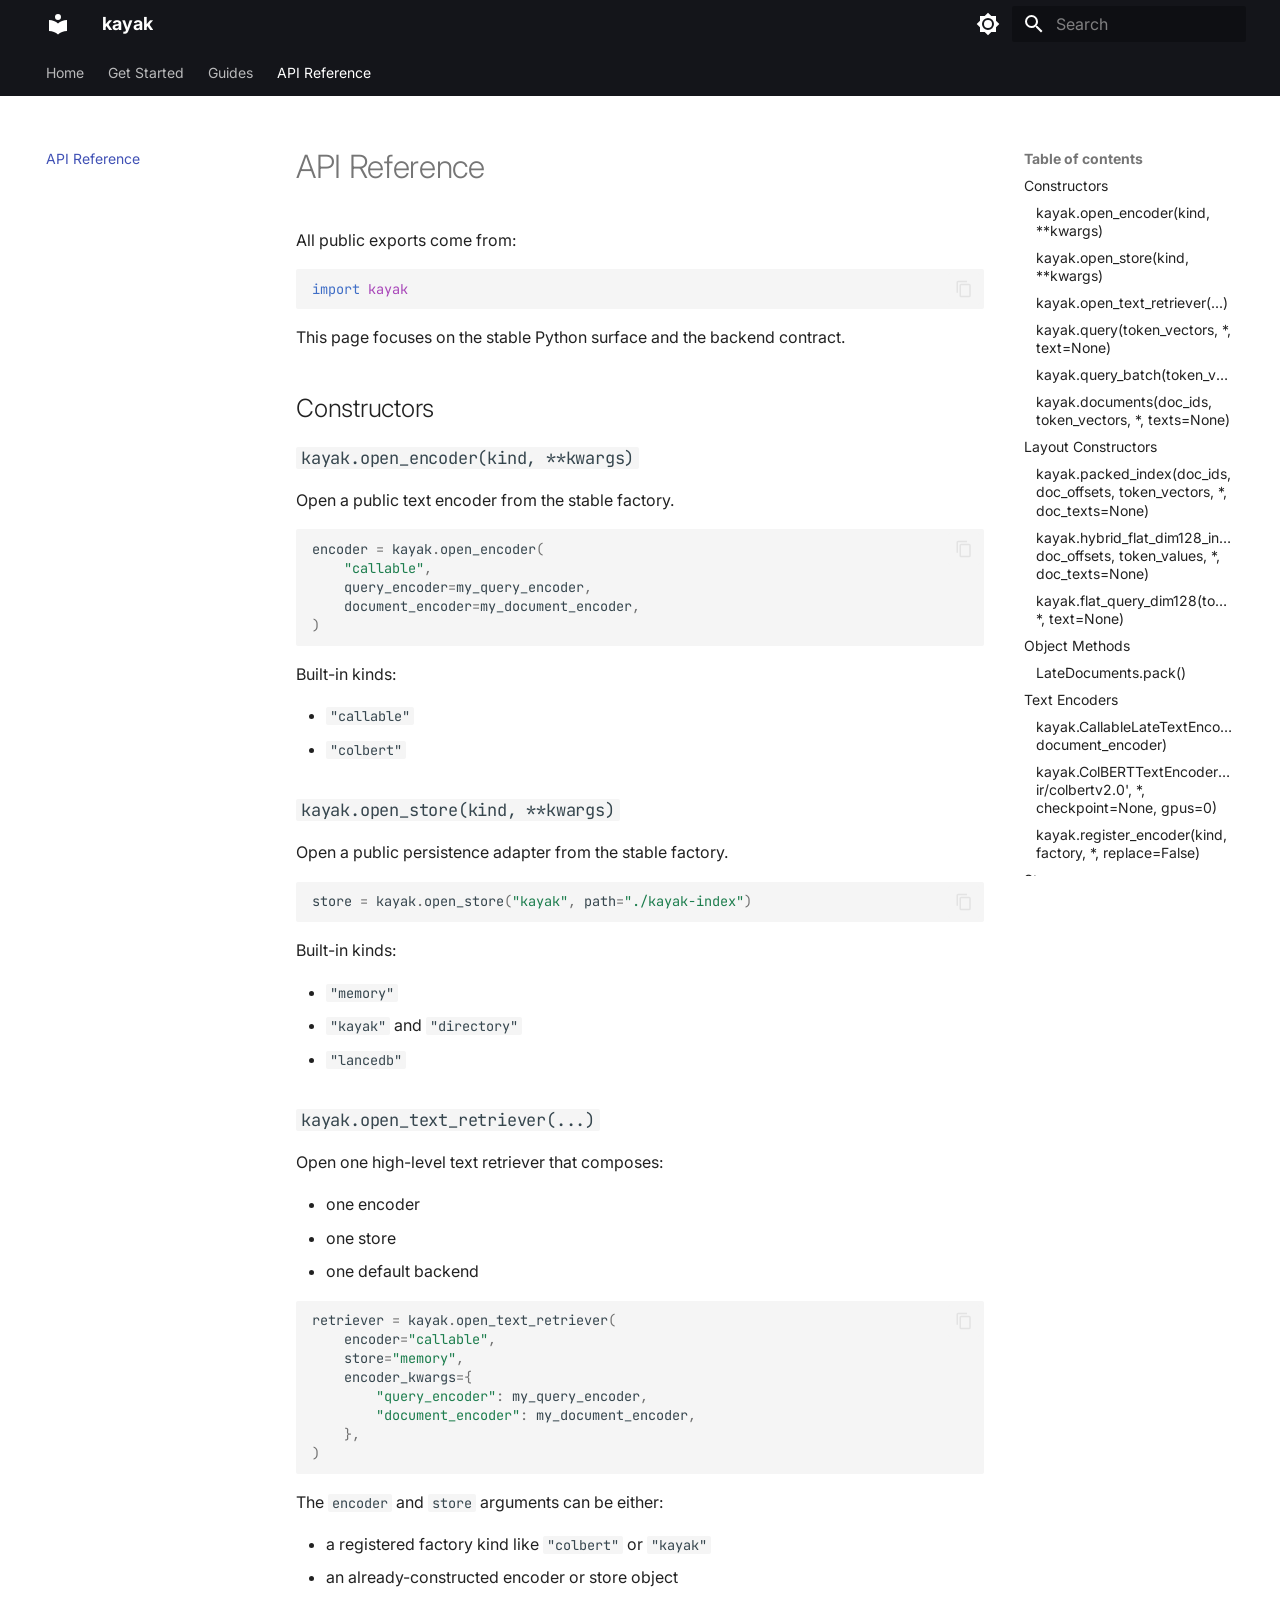
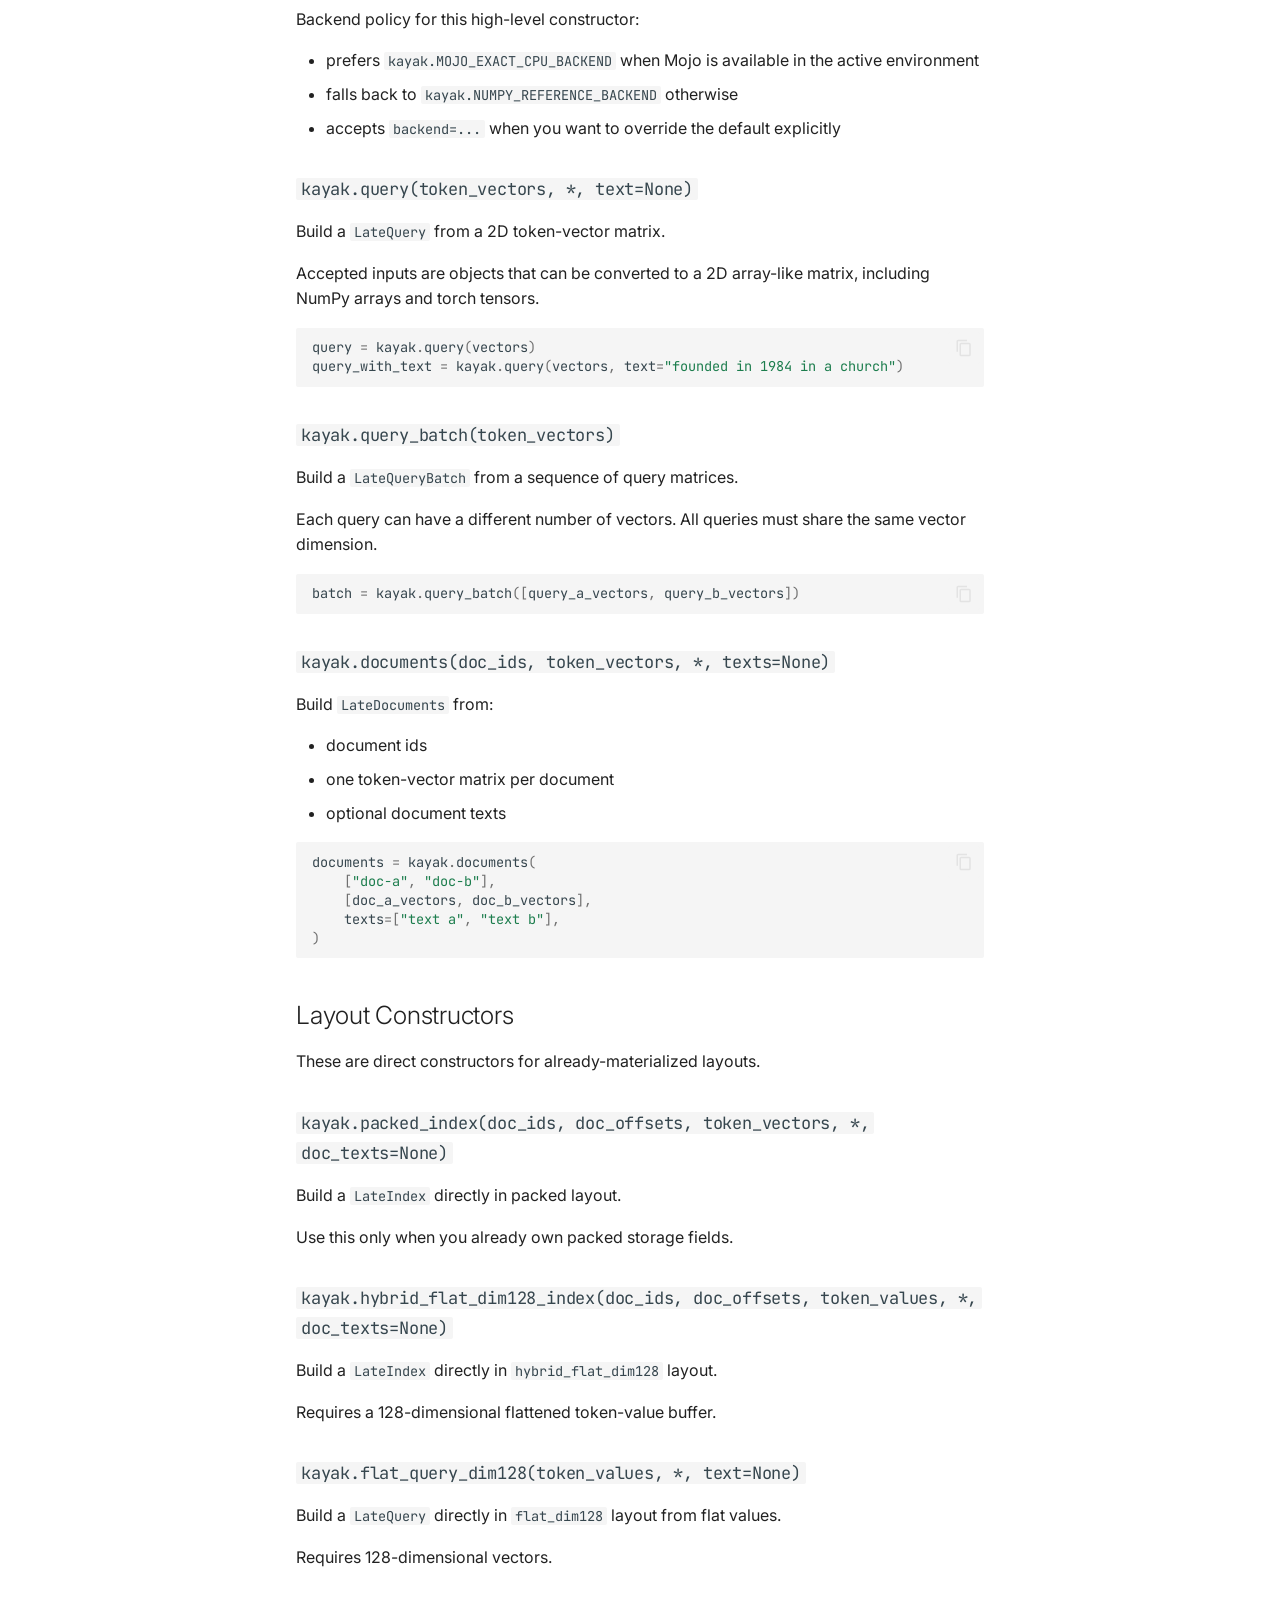
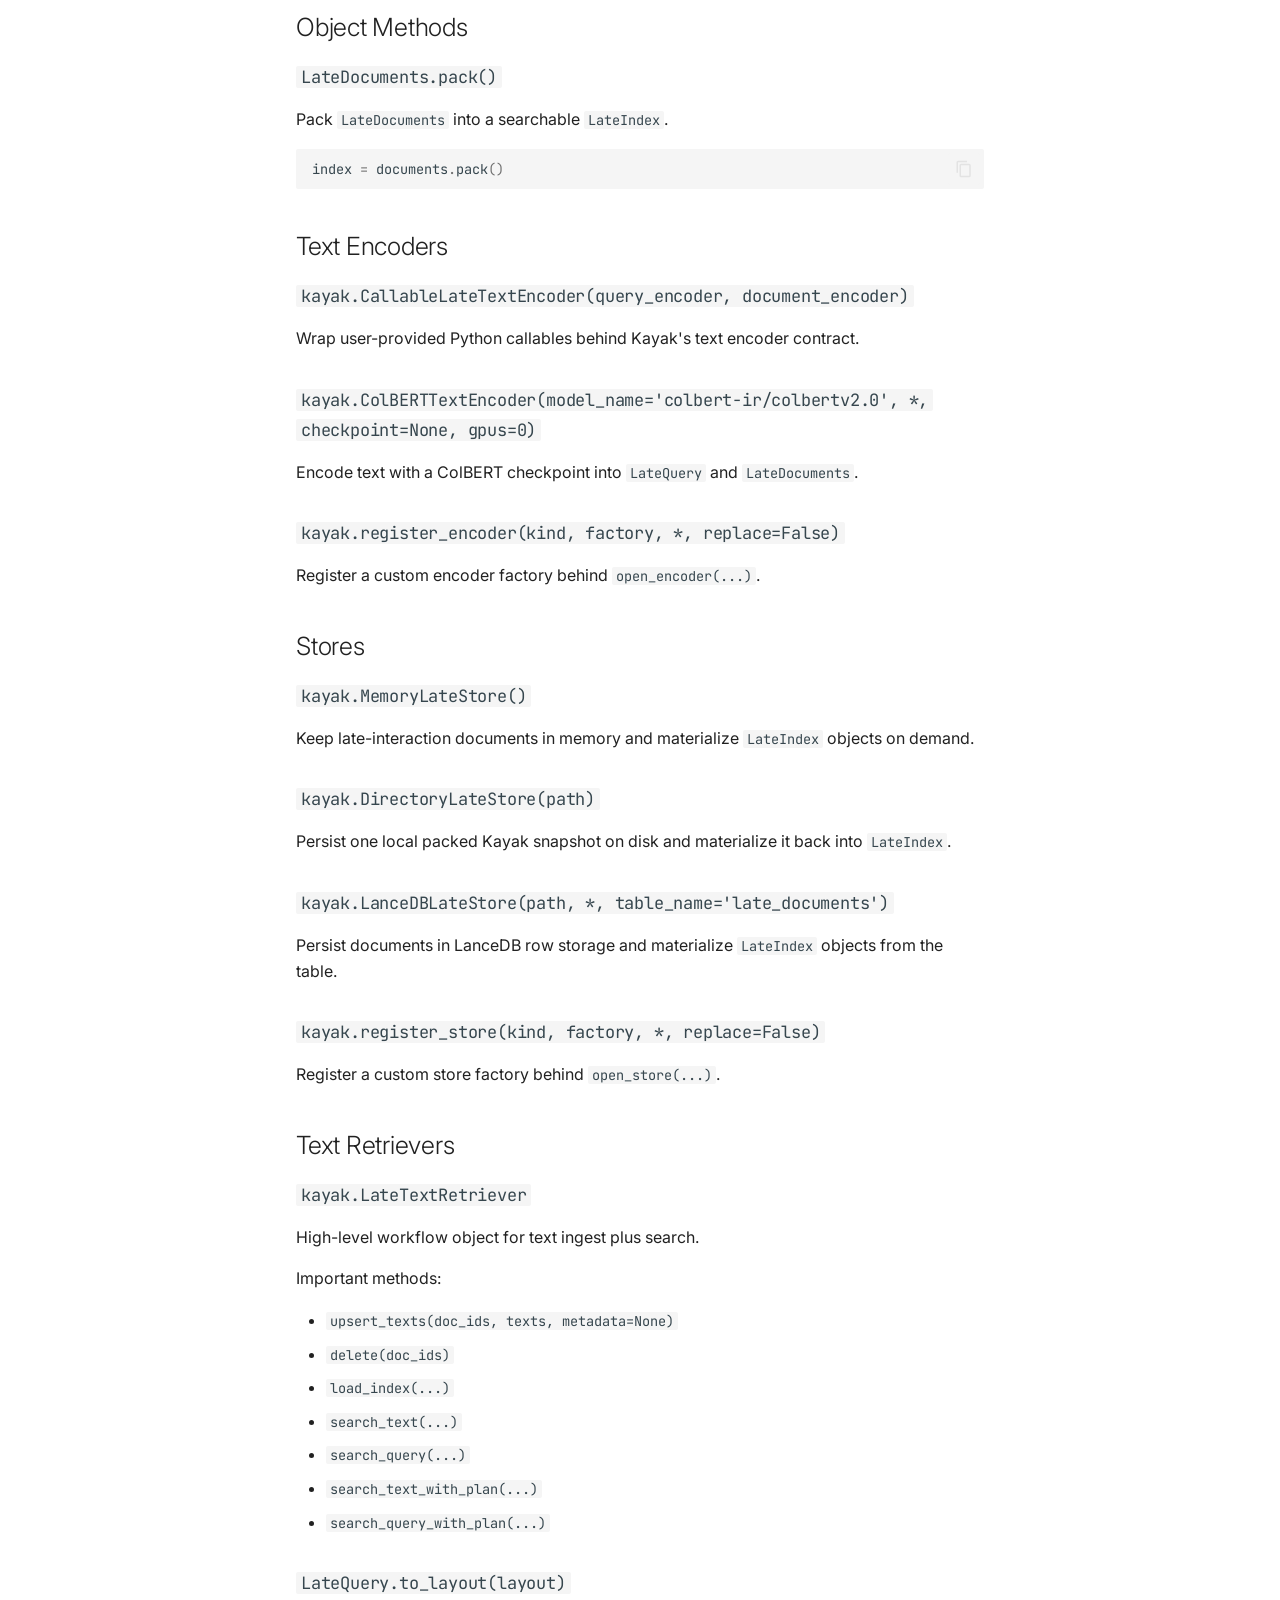
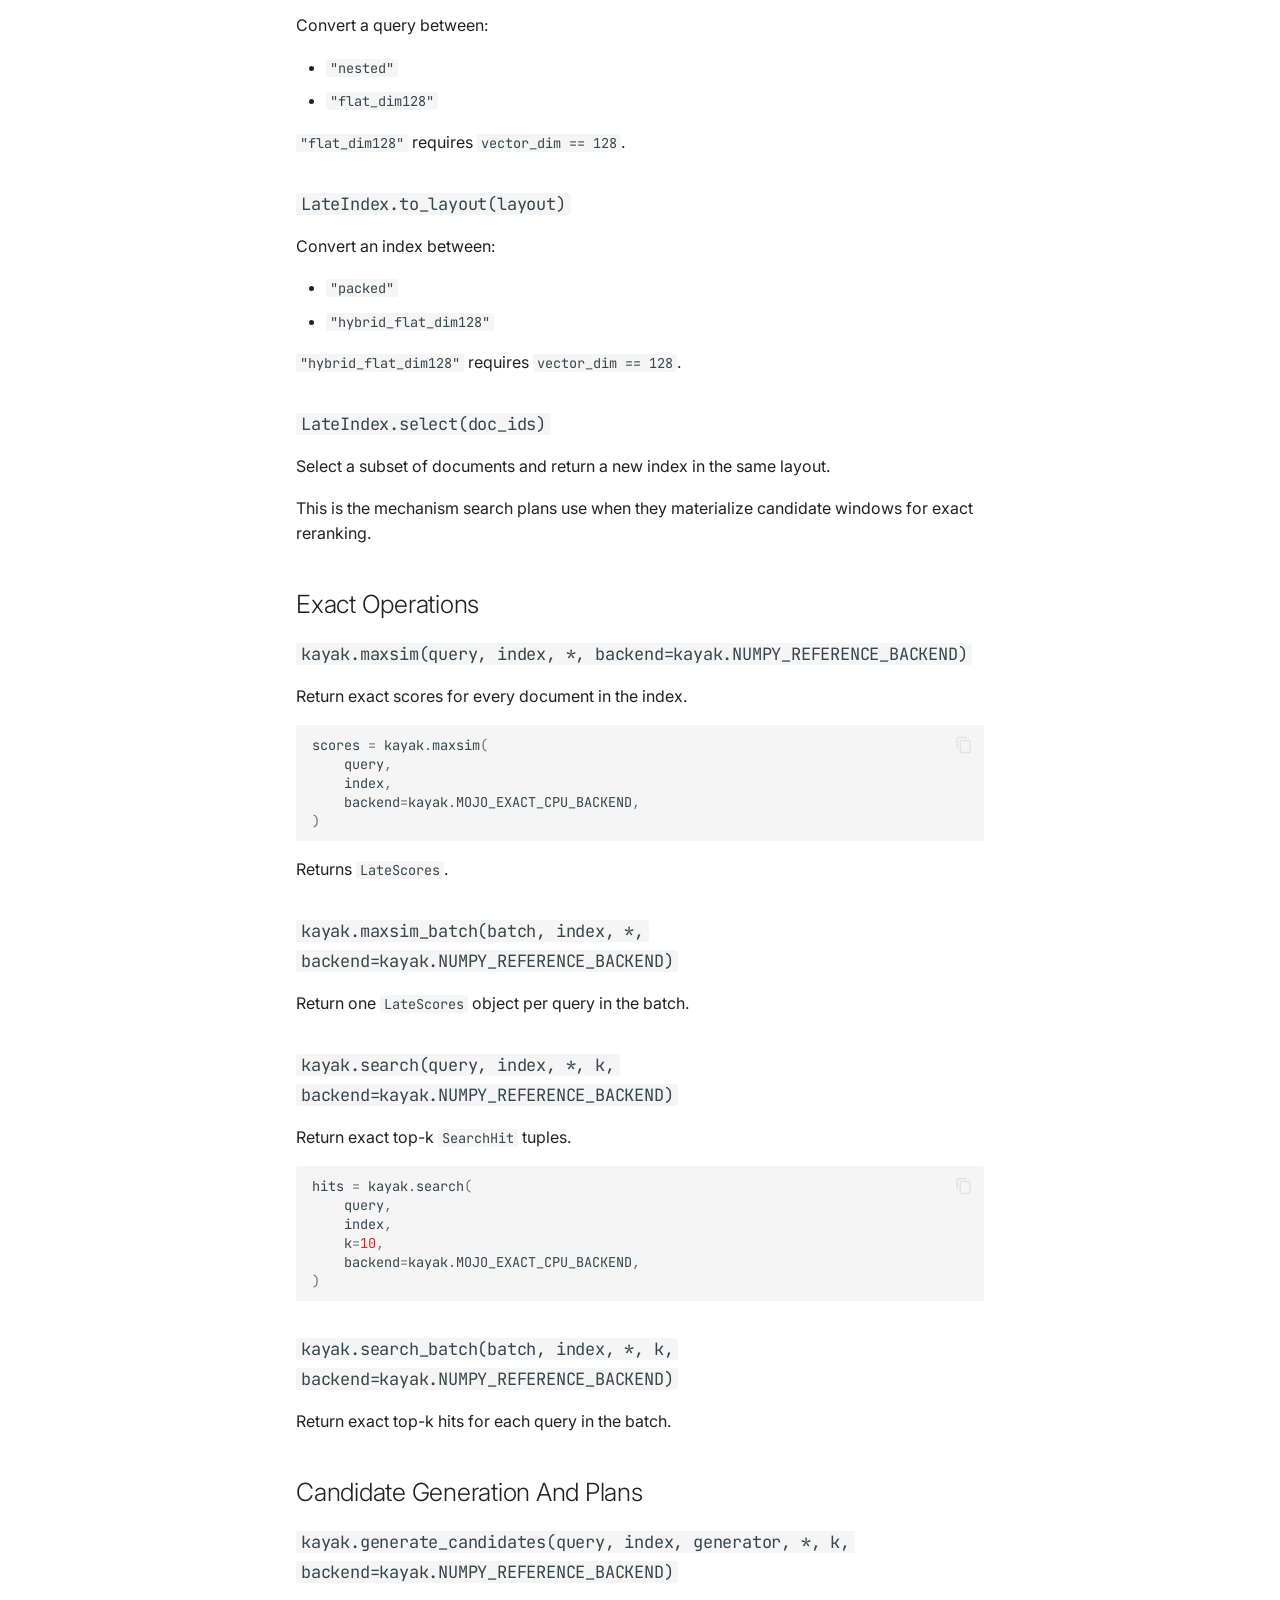
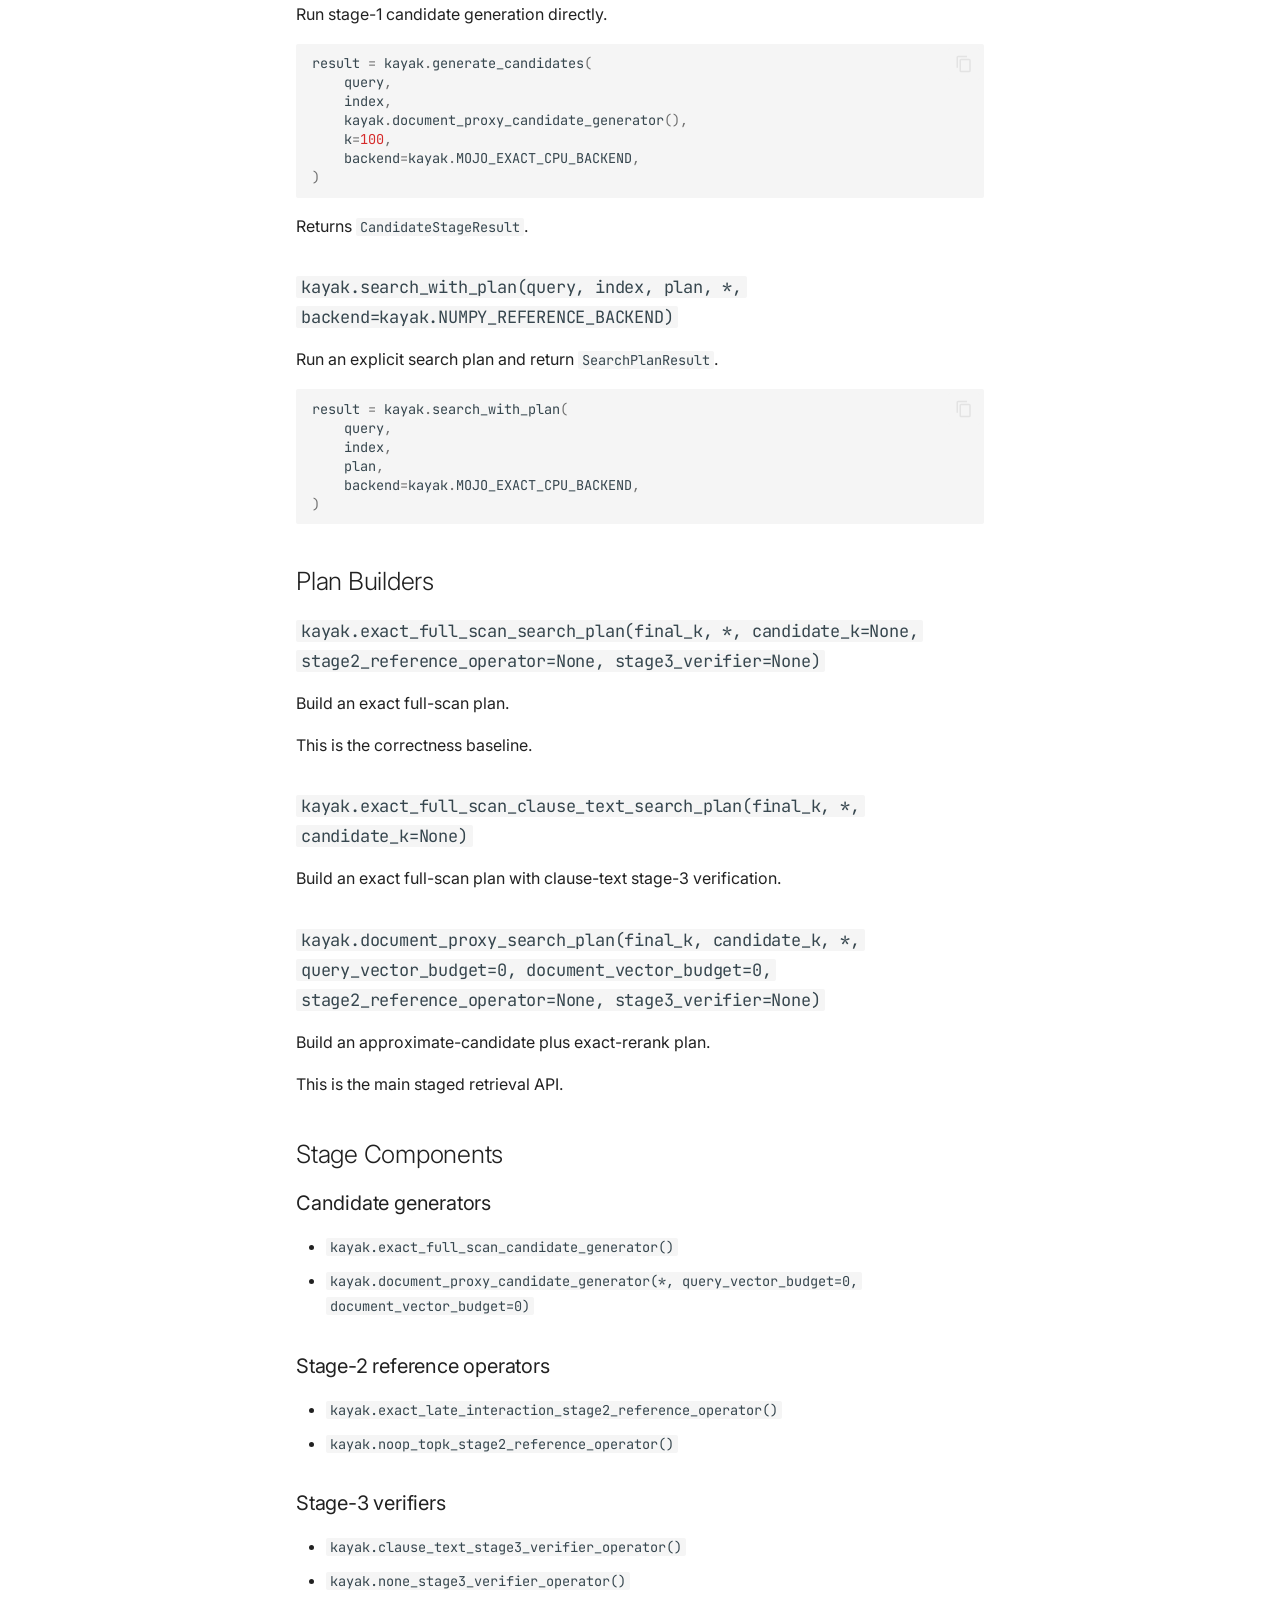
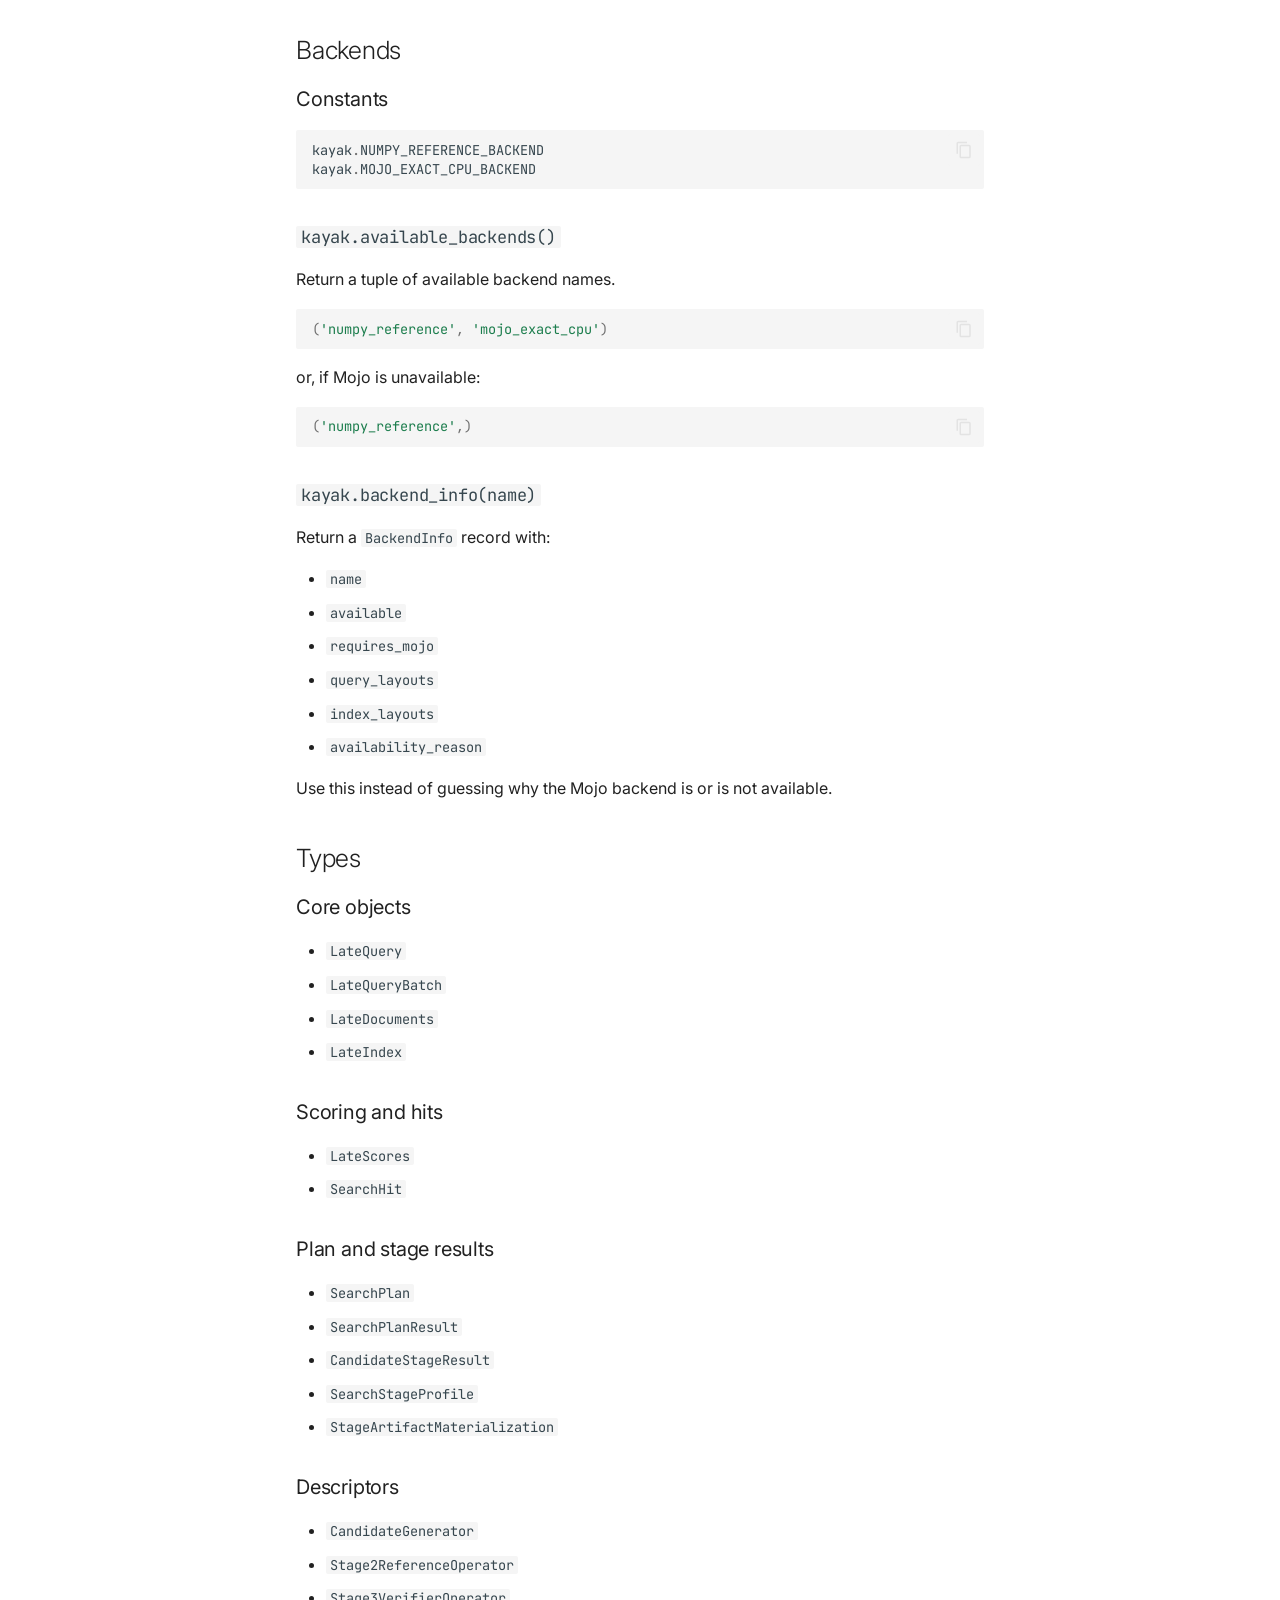
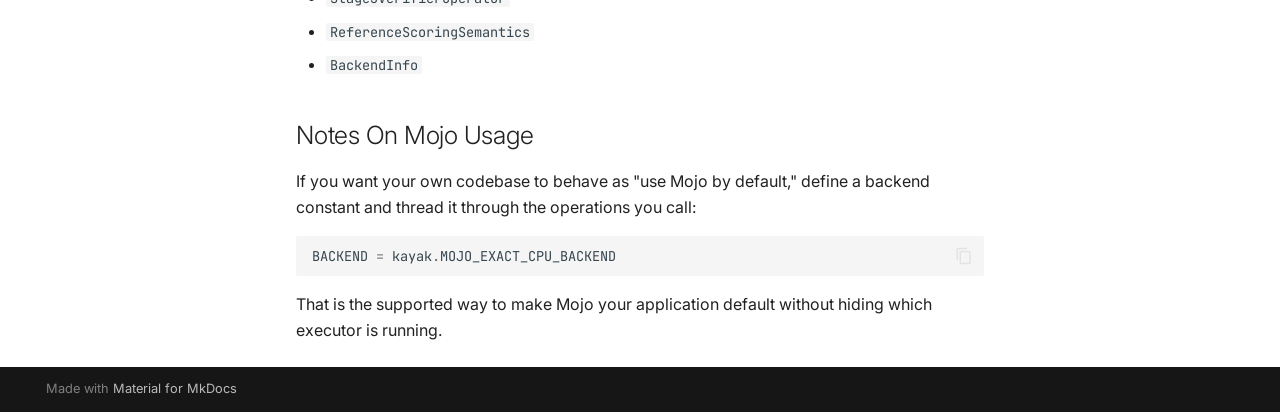
<file: api/index.html>
<!doctype html>
<html lang="en" class="no-js">
  <head>
    
      <meta charset="utf-8">
      <meta name="viewport" content="width=device-width,initial-scale=1">
      
        <meta name="description" content="Late-interaction retrieval for Python with an explicit Mojo exact CPU backend">
      
      
      
        <link rel="canonical" href="https://docs.withkayak.com/api/">
      
      
        <link rel="prev" href="../vector-databases/">
      
      
      
        
      
      
      <link rel="icon" href="../assets/images/favicon.png">
      <meta name="generator" content="mkdocs-1.6.1, mkdocs-material-9.7.6">
    
    
      
        <title>API Reference - kayak</title>
      
    
    
      <link rel="stylesheet" href="../assets/stylesheets/main.484c7ddc.min.css">
      
        
        <link rel="stylesheet" href="../assets/stylesheets/palette.ab4e12ef.min.css">
      
      


    
    
      
    
    
      
        
        
        <link rel="preconnect" href="https://fonts.gstatic.com" crossorigin>
        <link rel="stylesheet" href="https://fonts.googleapis.com/css?family=Inter:300,300i,400,400i,700,700i%7CJetBrains+Mono:400,400i,700,700i&display=fallback">
        <style>:root{--md-text-font:"Inter";--md-code-font:"JetBrains Mono"}</style>
      
    
    
    <script>__md_scope=new URL("..",location),__md_hash=e=>[...e].reduce(((e,_)=>(e<<5)-e+_.charCodeAt(0)),0),__md_get=(e,_=localStorage,t=__md_scope)=>JSON.parse(_.getItem(t.pathname+"."+e)),__md_set=(e,_,t=localStorage,a=__md_scope)=>{try{t.setItem(a.pathname+"."+e,JSON.stringify(_))}catch(e){}}</script>
    
      

    
    
  </head>
  
  
    
    
      
    
    
    
    
    <body dir="ltr" data-md-color-scheme="default" data-md-color-primary="black" data-md-color-accent="indigo">
  
    
    <input class="md-toggle" data-md-toggle="drawer" type="checkbox" id="__drawer" autocomplete="off">
    <input class="md-toggle" data-md-toggle="search" type="checkbox" id="__search" autocomplete="off">
    <label class="md-overlay" for="__drawer"></label>
    <div data-md-component="skip">
      
        
        <a href="#api-reference" class="md-skip">
          Skip to content
        </a>
      
    </div>
    <div data-md-component="announce">
      
    </div>
    
    
      

<header class="md-header" data-md-component="header">
  <nav class="md-header__inner md-grid" aria-label="Header">
    <a href=".." title="kayak" class="md-header__button md-logo" aria-label="kayak" data-md-component="logo">
      
  
  <svg xmlns="http://www.w3.org/2000/svg" viewBox="0 0 24 24"><path d="M12 8a3 3 0 0 0 3-3 3 3 0 0 0-3-3 3 3 0 0 0-3 3 3 3 0 0 0 3 3m0 3.54C9.64 9.35 6.5 8 3 8v11c3.5 0 6.64 1.35 9 3.54 2.36-2.19 5.5-3.54 9-3.54V8c-3.5 0-6.64 1.35-9 3.54"/></svg>

    </a>
    <label class="md-header__button md-icon" for="__drawer">
      
      <svg xmlns="http://www.w3.org/2000/svg" viewBox="0 0 24 24"><path d="M3 6h18v2H3zm0 5h18v2H3zm0 5h18v2H3z"/></svg>
    </label>
    <div class="md-header__title" data-md-component="header-title">
      <div class="md-header__ellipsis">
        <div class="md-header__topic">
          <span class="md-ellipsis">
            kayak
          </span>
        </div>
        <div class="md-header__topic" data-md-component="header-topic">
          <span class="md-ellipsis">
            
              API Reference
            
          </span>
        </div>
      </div>
    </div>
    
      
        <form class="md-header__option" data-md-component="palette">
  
    
    
    
    <input class="md-option" data-md-color-media="(prefers-color-scheme: light)" data-md-color-scheme="default" data-md-color-primary="black" data-md-color-accent="indigo"  aria-label="Switch to dark mode"  type="radio" name="__palette" id="__palette_0">
    
      <label class="md-header__button md-icon" title="Switch to dark mode" for="__palette_1" hidden>
        <svg xmlns="http://www.w3.org/2000/svg" viewBox="0 0 24 24"><path d="M12 8a4 4 0 0 0-4 4 4 4 0 0 0 4 4 4 4 0 0 0 4-4 4 4 0 0 0-4-4m0 10a6 6 0 0 1-6-6 6 6 0 0 1 6-6 6 6 0 0 1 6 6 6 6 0 0 1-6 6m8-9.31V4h-4.69L12 .69 8.69 4H4v4.69L.69 12 4 15.31V20h4.69L12 23.31 15.31 20H20v-4.69L23.31 12z"/></svg>
      </label>
    
  
    
    
    
    <input class="md-option" data-md-color-media="(prefers-color-scheme: dark)" data-md-color-scheme="slate" data-md-color-primary="black" data-md-color-accent="indigo"  aria-label="Switch to light mode"  type="radio" name="__palette" id="__palette_1">
    
      <label class="md-header__button md-icon" title="Switch to light mode" for="__palette_0" hidden>
        <svg xmlns="http://www.w3.org/2000/svg" viewBox="0 0 24 24"><path d="M12 18c-.89 0-1.74-.2-2.5-.55C11.56 16.5 13 14.42 13 12s-1.44-4.5-3.5-5.45C10.26 6.2 11.11 6 12 6a6 6 0 0 1 6 6 6 6 0 0 1-6 6m8-9.31V4h-4.69L12 .69 8.69 4H4v4.69L.69 12 4 15.31V20h4.69L12 23.31 15.31 20H20v-4.69L23.31 12z"/></svg>
      </label>
    
  
</form>
      
    
    
      <script>var palette=__md_get("__palette");if(palette&&palette.color){if("(prefers-color-scheme)"===palette.color.media){var media=matchMedia("(prefers-color-scheme: light)"),input=document.querySelector(media.matches?"[data-md-color-media='(prefers-color-scheme: light)']":"[data-md-color-media='(prefers-color-scheme: dark)']");palette.color.media=input.getAttribute("data-md-color-media"),palette.color.scheme=input.getAttribute("data-md-color-scheme"),palette.color.primary=input.getAttribute("data-md-color-primary"),palette.color.accent=input.getAttribute("data-md-color-accent")}for(var[key,value]of Object.entries(palette.color))document.body.setAttribute("data-md-color-"+key,value)}</script>
    
    
    
      
      
        <label class="md-header__button md-icon" for="__search">
          
          <svg xmlns="http://www.w3.org/2000/svg" viewBox="0 0 24 24"><path d="M9.5 3A6.5 6.5 0 0 1 16 9.5c0 1.61-.59 3.09-1.56 4.23l.27.27h.79l5 5-1.5 1.5-5-5v-.79l-.27-.27A6.52 6.52 0 0 1 9.5 16 6.5 6.5 0 0 1 3 9.5 6.5 6.5 0 0 1 9.5 3m0 2C7 5 5 7 5 9.5S7 14 9.5 14 14 12 14 9.5 12 5 9.5 5"/></svg>
        </label>
        <div class="md-search" data-md-component="search" role="dialog">
  <label class="md-search__overlay" for="__search"></label>
  <div class="md-search__inner" role="search">
    <form class="md-search__form" name="search">
      <input type="text" class="md-search__input" name="query" aria-label="Search" placeholder="Search" autocapitalize="off" autocorrect="off" autocomplete="off" spellcheck="false" data-md-component="search-query" required>
      <label class="md-search__icon md-icon" for="__search">
        
        <svg xmlns="http://www.w3.org/2000/svg" viewBox="0 0 24 24"><path d="M9.5 3A6.5 6.5 0 0 1 16 9.5c0 1.61-.59 3.09-1.56 4.23l.27.27h.79l5 5-1.5 1.5-5-5v-.79l-.27-.27A6.52 6.52 0 0 1 9.5 16 6.5 6.5 0 0 1 3 9.5 6.5 6.5 0 0 1 9.5 3m0 2C7 5 5 7 5 9.5S7 14 9.5 14 14 12 14 9.5 12 5 9.5 5"/></svg>
        
        <svg xmlns="http://www.w3.org/2000/svg" viewBox="0 0 24 24"><path d="M20 11v2H8l5.5 5.5-1.42 1.42L4.16 12l7.92-7.92L13.5 5.5 8 11z"/></svg>
      </label>
      <nav class="md-search__options" aria-label="Search">
        
        <button type="reset" class="md-search__icon md-icon" title="Clear" aria-label="Clear" tabindex="-1">
          
          <svg xmlns="http://www.w3.org/2000/svg" viewBox="0 0 24 24"><path d="M19 6.41 17.59 5 12 10.59 6.41 5 5 6.41 10.59 12 5 17.59 6.41 19 12 13.41 17.59 19 19 17.59 13.41 12z"/></svg>
        </button>
      </nav>
      
    </form>
    <div class="md-search__output">
      <div class="md-search__scrollwrap" tabindex="0" data-md-scrollfix>
        <div class="md-search-result" data-md-component="search-result">
          <div class="md-search-result__meta">
            Initializing search
          </div>
          <ol class="md-search-result__list" role="presentation"></ol>
        </div>
      </div>
    </div>
  </div>
</div>
      
    
    
  </nav>
  
</header>
    
    <div class="md-container" data-md-component="container">
      
      
        
          
            
<nav class="md-tabs" aria-label="Tabs" data-md-component="tabs">
  <div class="md-grid">
    <ul class="md-tabs__list">
      
        
  
  
  
  
    <li class="md-tabs__item">
      <a href=".." class="md-tabs__link">
        
  
  
    
  
  Home

      </a>
    </li>
  

      
        
  
  
  
  
    
    
      <li class="md-tabs__item">
        <a href="../installation/" class="md-tabs__link">
          
  
  
  Get Started

        </a>
      </li>
    
  

      
        
  
  
  
  
    
    
      <li class="md-tabs__item">
        <a href="../concepts/" class="md-tabs__link">
          
  
  
  Guides

        </a>
      </li>
    
  

      
        
  
  
  
    
  
  
    <li class="md-tabs__item md-tabs__item--active">
      <a href="./" class="md-tabs__link">
        
  
  
    
  
  API Reference

      </a>
    </li>
  

      
    </ul>
  </div>
</nav>
          
        
      
      <main class="md-main" data-md-component="main">
        <div class="md-main__inner md-grid">
          
            
              
              <div class="md-sidebar md-sidebar--primary" data-md-component="sidebar" data-md-type="navigation" >
                <div class="md-sidebar__scrollwrap">
                  <div class="md-sidebar__inner">
                    


  


<nav class="md-nav md-nav--primary md-nav--lifted" aria-label="Navigation" data-md-level="0">
  <label class="md-nav__title" for="__drawer">
    <a href=".." title="kayak" class="md-nav__button md-logo" aria-label="kayak" data-md-component="logo">
      
  
  <svg xmlns="http://www.w3.org/2000/svg" viewBox="0 0 24 24"><path d="M12 8a3 3 0 0 0 3-3 3 3 0 0 0-3-3 3 3 0 0 0-3 3 3 3 0 0 0 3 3m0 3.54C9.64 9.35 6.5 8 3 8v11c3.5 0 6.64 1.35 9 3.54 2.36-2.19 5.5-3.54 9-3.54V8c-3.5 0-6.64 1.35-9 3.54"/></svg>

    </a>
    kayak
  </label>
  
  <ul class="md-nav__list" data-md-scrollfix>
    
      
      
  
  
  
  
    <li class="md-nav__item">
      <a href=".." class="md-nav__link">
        
  
  
  <span class="md-ellipsis">
    
  
    Home
  

    
  </span>
  
  

      </a>
    </li>
  

    
      
      
  
  
  
  
    
    
    
    
      
      
    
    
    <li class="md-nav__item md-nav__item--nested">
      
        
        
        <input class="md-nav__toggle md-toggle " type="checkbox" id="__nav_2" >
        
          
          <label class="md-nav__link" for="__nav_2" id="__nav_2_label" tabindex="0">
            
  
  
  <span class="md-ellipsis">
    
  
    Get Started
  

    
  </span>
  
  

            <span class="md-nav__icon md-icon"></span>
          </label>
        
        <nav class="md-nav" data-md-level="1" aria-labelledby="__nav_2_label" aria-expanded="false">
          <label class="md-nav__title" for="__nav_2">
            <span class="md-nav__icon md-icon"></span>
            
  
    Get Started
  

          </label>
          <ul class="md-nav__list" data-md-scrollfix>
            
              
                
  
  
  
  
    <li class="md-nav__item">
      <a href="../installation/" class="md-nav__link">
        
  
  
  <span class="md-ellipsis">
    
  
    Installation
  

    
  </span>
  
  

      </a>
    </li>
  

              
            
              
                
  
  
  
  
    <li class="md-nav__item">
      <a href="../quickstart/" class="md-nav__link">
        
  
  
  <span class="md-ellipsis">
    
  
    Quickstart
  

    
  </span>
  
  

      </a>
    </li>
  

              
            
              
                
  
  
  
  
    <li class="md-nav__item">
      <a href="../usage-patterns/" class="md-nav__link">
        
  
  
  <span class="md-ellipsis">
    
  
    Usage Patterns
  

    
  </span>
  
  

      </a>
    </li>
  

              
            
              
                
  
  
  
  
    <li class="md-nav__item">
      <a href="../storage-and-search/" class="md-nav__link">
        
  
  
  <span class="md-ellipsis">
    
  
    Storage + Search
  

    
  </span>
  
  

      </a>
    </li>
  

              
            
              
                
  
  
  
  
    <li class="md-nav__item">
      <a href="../mojo-backend/" class="md-nav__link">
        
  
  
  <span class="md-ellipsis">
    
  
    Using the Mojo Backend
  

    
  </span>
  
  

      </a>
    </li>
  

              
            
          </ul>
        </nav>
      
    </li>
  

    
      
      
  
  
  
  
    
    
    
    
      
      
    
    
    <li class="md-nav__item md-nav__item--nested">
      
        
        
        <input class="md-nav__toggle md-toggle " type="checkbox" id="__nav_3" >
        
          
          <label class="md-nav__link" for="__nav_3" id="__nav_3_label" tabindex="0">
            
  
  
  <span class="md-ellipsis">
    
  
    Guides
  

    
  </span>
  
  

            <span class="md-nav__icon md-icon"></span>
          </label>
        
        <nav class="md-nav" data-md-level="1" aria-labelledby="__nav_3_label" aria-expanded="false">
          <label class="md-nav__title" for="__nav_3">
            <span class="md-nav__icon md-icon"></span>
            
  
    Guides
  

          </label>
          <ul class="md-nav__list" data-md-scrollfix>
            
              
                
  
  
  
  
    <li class="md-nav__item">
      <a href="../concepts/" class="md-nav__link">
        
  
  
  <span class="md-ellipsis">
    
  
    Late Interaction
  

    
  </span>
  
  

      </a>
    </li>
  

              
            
              
                
  
  
  
  
    <li class="md-nav__item">
      <a href="../search-plans/" class="md-nav__link">
        
  
  
  <span class="md-ellipsis">
    
  
    Search Plans
  

    
  </span>
  
  

      </a>
    </li>
  

              
            
              
                
  
  
  
  
    <li class="md-nav__item">
      <a href="../vector-databases/" class="md-nav__link">
        
  
  
  <span class="md-ellipsis">
    
  
    Vector Databases
  

    
  </span>
  
  

      </a>
    </li>
  

              
            
          </ul>
        </nav>
      
    </li>
  

    
      
      
  
  
    
  
  
  
    <li class="md-nav__item md-nav__item--active">
      
      <input class="md-nav__toggle md-toggle" type="checkbox" id="__toc">
      
      
        
      
      
        <label class="md-nav__link md-nav__link--active" for="__toc">
          
  
  
  <span class="md-ellipsis">
    
  
    API Reference
  

    
  </span>
  
  

          <span class="md-nav__icon md-icon"></span>
        </label>
      
      <a href="./" class="md-nav__link md-nav__link--active">
        
  
  
  <span class="md-ellipsis">
    
  
    API Reference
  

    
  </span>
  
  

      </a>
      
        

<nav class="md-nav md-nav--secondary" aria-label="Table of contents">
  
  
  
    
  
  
    <label class="md-nav__title" for="__toc">
      <span class="md-nav__icon md-icon"></span>
      Table of contents
    </label>
    <ul class="md-nav__list" data-md-component="toc" data-md-scrollfix>
      
        <li class="md-nav__item">
  <a href="#constructors" class="md-nav__link">
    <span class="md-ellipsis">
      
        Constructors
      
    </span>
  </a>
  
    <nav class="md-nav" aria-label="Constructors">
      <ul class="md-nav__list">
        
          <li class="md-nav__item">
  <a href="#kayakopen_encoderkind-kwargs" class="md-nav__link">
    <span class="md-ellipsis">
      
        kayak.open_encoder(kind, **kwargs)
      
    </span>
  </a>
  
</li>
        
          <li class="md-nav__item">
  <a href="#kayakopen_storekind-kwargs" class="md-nav__link">
    <span class="md-ellipsis">
      
        kayak.open_store(kind, **kwargs)
      
    </span>
  </a>
  
</li>
        
          <li class="md-nav__item">
  <a href="#kayakopen_text_retriever" class="md-nav__link">
    <span class="md-ellipsis">
      
        kayak.open_text_retriever(...)
      
    </span>
  </a>
  
</li>
        
          <li class="md-nav__item">
  <a href="#kayakquerytoken_vectors-textnone" class="md-nav__link">
    <span class="md-ellipsis">
      
        kayak.query(token_vectors, *, text=None)
      
    </span>
  </a>
  
</li>
        
          <li class="md-nav__item">
  <a href="#kayakquery_batchtoken_vectors" class="md-nav__link">
    <span class="md-ellipsis">
      
        kayak.query_batch(token_vectors)
      
    </span>
  </a>
  
</li>
        
          <li class="md-nav__item">
  <a href="#kayakdocumentsdoc_ids-token_vectors-textsnone" class="md-nav__link">
    <span class="md-ellipsis">
      
        kayak.documents(doc_ids, token_vectors, *, texts=None)
      
    </span>
  </a>
  
</li>
        
      </ul>
    </nav>
  
</li>
      
        <li class="md-nav__item">
  <a href="#layout-constructors" class="md-nav__link">
    <span class="md-ellipsis">
      
        Layout Constructors
      
    </span>
  </a>
  
    <nav class="md-nav" aria-label="Layout Constructors">
      <ul class="md-nav__list">
        
          <li class="md-nav__item">
  <a href="#kayakpacked_indexdoc_ids-doc_offsets-token_vectors-doc_textsnone" class="md-nav__link">
    <span class="md-ellipsis">
      
        kayak.packed_index(doc_ids, doc_offsets, token_vectors, *, doc_texts=None)
      
    </span>
  </a>
  
</li>
        
          <li class="md-nav__item">
  <a href="#kayakhybrid_flat_dim128_indexdoc_ids-doc_offsets-token_values-doc_textsnone" class="md-nav__link">
    <span class="md-ellipsis">
      
        kayak.hybrid_flat_dim128_index(doc_ids, doc_offsets, token_values, *, doc_texts=None)
      
    </span>
  </a>
  
</li>
        
          <li class="md-nav__item">
  <a href="#kayakflat_query_dim128token_values-textnone" class="md-nav__link">
    <span class="md-ellipsis">
      
        kayak.flat_query_dim128(token_values, *, text=None)
      
    </span>
  </a>
  
</li>
        
      </ul>
    </nav>
  
</li>
      
        <li class="md-nav__item">
  <a href="#object-methods" class="md-nav__link">
    <span class="md-ellipsis">
      
        Object Methods
      
    </span>
  </a>
  
    <nav class="md-nav" aria-label="Object Methods">
      <ul class="md-nav__list">
        
          <li class="md-nav__item">
  <a href="#latedocumentspack" class="md-nav__link">
    <span class="md-ellipsis">
      
        LateDocuments.pack()
      
    </span>
  </a>
  
</li>
        
      </ul>
    </nav>
  
</li>
      
        <li class="md-nav__item">
  <a href="#text-encoders" class="md-nav__link">
    <span class="md-ellipsis">
      
        Text Encoders
      
    </span>
  </a>
  
    <nav class="md-nav" aria-label="Text Encoders">
      <ul class="md-nav__list">
        
          <li class="md-nav__item">
  <a href="#kayakcallablelatetextencoderquery_encoder-document_encoder" class="md-nav__link">
    <span class="md-ellipsis">
      
        kayak.CallableLateTextEncoder(query_encoder, document_encoder)
      
    </span>
  </a>
  
</li>
        
          <li class="md-nav__item">
  <a href="#kayakcolberttextencodermodel_namecolbert-ircolbertv20-checkpointnone-gpus0" class="md-nav__link">
    <span class="md-ellipsis">
      
        kayak.ColBERTTextEncoder(model_name='colbert-ir/colbertv2.0', *, checkpoint=None, gpus=0)
      
    </span>
  </a>
  
</li>
        
          <li class="md-nav__item">
  <a href="#kayakregister_encoderkind-factory-replacefalse" class="md-nav__link">
    <span class="md-ellipsis">
      
        kayak.register_encoder(kind, factory, *, replace=False)
      
    </span>
  </a>
  
</li>
        
      </ul>
    </nav>
  
</li>
      
        <li class="md-nav__item">
  <a href="#stores" class="md-nav__link">
    <span class="md-ellipsis">
      
        Stores
      
    </span>
  </a>
  
    <nav class="md-nav" aria-label="Stores">
      <ul class="md-nav__list">
        
          <li class="md-nav__item">
  <a href="#kayakmemorylatestore" class="md-nav__link">
    <span class="md-ellipsis">
      
        kayak.MemoryLateStore()
      
    </span>
  </a>
  
</li>
        
          <li class="md-nav__item">
  <a href="#kayakdirectorylatestorepath" class="md-nav__link">
    <span class="md-ellipsis">
      
        kayak.DirectoryLateStore(path)
      
    </span>
  </a>
  
</li>
        
          <li class="md-nav__item">
  <a href="#kayaklancedblatestorepath-table_namelate_documents" class="md-nav__link">
    <span class="md-ellipsis">
      
        kayak.LanceDBLateStore(path, *, table_name='late_documents')
      
    </span>
  </a>
  
</li>
        
          <li class="md-nav__item">
  <a href="#kayakregister_storekind-factory-replacefalse" class="md-nav__link">
    <span class="md-ellipsis">
      
        kayak.register_store(kind, factory, *, replace=False)
      
    </span>
  </a>
  
</li>
        
      </ul>
    </nav>
  
</li>
      
        <li class="md-nav__item">
  <a href="#text-retrievers" class="md-nav__link">
    <span class="md-ellipsis">
      
        Text Retrievers
      
    </span>
  </a>
  
    <nav class="md-nav" aria-label="Text Retrievers">
      <ul class="md-nav__list">
        
          <li class="md-nav__item">
  <a href="#kayaklatetextretriever" class="md-nav__link">
    <span class="md-ellipsis">
      
        kayak.LateTextRetriever
      
    </span>
  </a>
  
</li>
        
          <li class="md-nav__item">
  <a href="#latequeryto_layoutlayout" class="md-nav__link">
    <span class="md-ellipsis">
      
        LateQuery.to_layout(layout)
      
    </span>
  </a>
  
</li>
        
          <li class="md-nav__item">
  <a href="#lateindexto_layoutlayout" class="md-nav__link">
    <span class="md-ellipsis">
      
        LateIndex.to_layout(layout)
      
    </span>
  </a>
  
</li>
        
          <li class="md-nav__item">
  <a href="#lateindexselectdoc_ids" class="md-nav__link">
    <span class="md-ellipsis">
      
        LateIndex.select(doc_ids)
      
    </span>
  </a>
  
</li>
        
      </ul>
    </nav>
  
</li>
      
        <li class="md-nav__item">
  <a href="#exact-operations" class="md-nav__link">
    <span class="md-ellipsis">
      
        Exact Operations
      
    </span>
  </a>
  
    <nav class="md-nav" aria-label="Exact Operations">
      <ul class="md-nav__list">
        
          <li class="md-nav__item">
  <a href="#kayakmaxsimquery-index-backendkayaknumpy_reference_backend" class="md-nav__link">
    <span class="md-ellipsis">
      
        kayak.maxsim(query, index, *, backend=kayak.NUMPY_REFERENCE_BACKEND)
      
    </span>
  </a>
  
</li>
        
          <li class="md-nav__item">
  <a href="#kayakmaxsim_batchbatch-index-backendkayaknumpy_reference_backend" class="md-nav__link">
    <span class="md-ellipsis">
      
        kayak.maxsim_batch(batch, index, *, backend=kayak.NUMPY_REFERENCE_BACKEND)
      
    </span>
  </a>
  
</li>
        
          <li class="md-nav__item">
  <a href="#kayaksearchquery-index-k-backendkayaknumpy_reference_backend" class="md-nav__link">
    <span class="md-ellipsis">
      
        kayak.search(query, index, *, k, backend=kayak.NUMPY_REFERENCE_BACKEND)
      
    </span>
  </a>
  
</li>
        
          <li class="md-nav__item">
  <a href="#kayaksearch_batchbatch-index-k-backendkayaknumpy_reference_backend" class="md-nav__link">
    <span class="md-ellipsis">
      
        kayak.search_batch(batch, index, *, k, backend=kayak.NUMPY_REFERENCE_BACKEND)
      
    </span>
  </a>
  
</li>
        
      </ul>
    </nav>
  
</li>
      
        <li class="md-nav__item">
  <a href="#candidate-generation-and-plans" class="md-nav__link">
    <span class="md-ellipsis">
      
        Candidate Generation And Plans
      
    </span>
  </a>
  
    <nav class="md-nav" aria-label="Candidate Generation And Plans">
      <ul class="md-nav__list">
        
          <li class="md-nav__item">
  <a href="#kayakgenerate_candidatesquery-index-generator-k-backendkayaknumpy_reference_backend" class="md-nav__link">
    <span class="md-ellipsis">
      
        kayak.generate_candidates(query, index, generator, *, k, backend=kayak.NUMPY_REFERENCE_BACKEND)
      
    </span>
  </a>
  
</li>
        
          <li class="md-nav__item">
  <a href="#kayaksearch_with_planquery-index-plan-backendkayaknumpy_reference_backend" class="md-nav__link">
    <span class="md-ellipsis">
      
        kayak.search_with_plan(query, index, plan, *, backend=kayak.NUMPY_REFERENCE_BACKEND)
      
    </span>
  </a>
  
</li>
        
      </ul>
    </nav>
  
</li>
      
        <li class="md-nav__item">
  <a href="#plan-builders" class="md-nav__link">
    <span class="md-ellipsis">
      
        Plan Builders
      
    </span>
  </a>
  
    <nav class="md-nav" aria-label="Plan Builders">
      <ul class="md-nav__list">
        
          <li class="md-nav__item">
  <a href="#kayakexact_full_scan_search_planfinal_k-candidate_knone-stage2_reference_operatornone-stage3_verifiernone" class="md-nav__link">
    <span class="md-ellipsis">
      
        kayak.exact_full_scan_search_plan(final_k, *, candidate_k=None, stage2_reference_operator=None, stage3_verifier=None)
      
    </span>
  </a>
  
</li>
        
          <li class="md-nav__item">
  <a href="#kayakexact_full_scan_clause_text_search_planfinal_k-candidate_knone" class="md-nav__link">
    <span class="md-ellipsis">
      
        kayak.exact_full_scan_clause_text_search_plan(final_k, *, candidate_k=None)
      
    </span>
  </a>
  
</li>
        
          <li class="md-nav__item">
  <a href="#kayakdocument_proxy_search_planfinal_k-candidate_k-query_vector_budget0-document_vector_budget0-stage2_reference_operatornone-stage3_verifiernone" class="md-nav__link">
    <span class="md-ellipsis">
      
        kayak.document_proxy_search_plan(final_k, candidate_k, *, query_vector_budget=0, document_vector_budget=0, stage2_reference_operator=None, stage3_verifier=None)
      
    </span>
  </a>
  
</li>
        
      </ul>
    </nav>
  
</li>
      
        <li class="md-nav__item">
  <a href="#stage-components" class="md-nav__link">
    <span class="md-ellipsis">
      
        Stage Components
      
    </span>
  </a>
  
    <nav class="md-nav" aria-label="Stage Components">
      <ul class="md-nav__list">
        
          <li class="md-nav__item">
  <a href="#candidate-generators" class="md-nav__link">
    <span class="md-ellipsis">
      
        Candidate generators
      
    </span>
  </a>
  
</li>
        
          <li class="md-nav__item">
  <a href="#stage-2-reference-operators" class="md-nav__link">
    <span class="md-ellipsis">
      
        Stage-2 reference operators
      
    </span>
  </a>
  
</li>
        
          <li class="md-nav__item">
  <a href="#stage-3-verifiers" class="md-nav__link">
    <span class="md-ellipsis">
      
        Stage-3 verifiers
      
    </span>
  </a>
  
</li>
        
      </ul>
    </nav>
  
</li>
      
        <li class="md-nav__item">
  <a href="#backends" class="md-nav__link">
    <span class="md-ellipsis">
      
        Backends
      
    </span>
  </a>
  
    <nav class="md-nav" aria-label="Backends">
      <ul class="md-nav__list">
        
          <li class="md-nav__item">
  <a href="#constants" class="md-nav__link">
    <span class="md-ellipsis">
      
        Constants
      
    </span>
  </a>
  
</li>
        
          <li class="md-nav__item">
  <a href="#kayakavailable_backends" class="md-nav__link">
    <span class="md-ellipsis">
      
        kayak.available_backends()
      
    </span>
  </a>
  
</li>
        
          <li class="md-nav__item">
  <a href="#kayakbackend_infoname" class="md-nav__link">
    <span class="md-ellipsis">
      
        kayak.backend_info(name)
      
    </span>
  </a>
  
</li>
        
      </ul>
    </nav>
  
</li>
      
        <li class="md-nav__item">
  <a href="#types" class="md-nav__link">
    <span class="md-ellipsis">
      
        Types
      
    </span>
  </a>
  
    <nav class="md-nav" aria-label="Types">
      <ul class="md-nav__list">
        
          <li class="md-nav__item">
  <a href="#core-objects" class="md-nav__link">
    <span class="md-ellipsis">
      
        Core objects
      
    </span>
  </a>
  
</li>
        
          <li class="md-nav__item">
  <a href="#scoring-and-hits" class="md-nav__link">
    <span class="md-ellipsis">
      
        Scoring and hits
      
    </span>
  </a>
  
</li>
        
          <li class="md-nav__item">
  <a href="#plan-and-stage-results" class="md-nav__link">
    <span class="md-ellipsis">
      
        Plan and stage results
      
    </span>
  </a>
  
</li>
        
          <li class="md-nav__item">
  <a href="#descriptors" class="md-nav__link">
    <span class="md-ellipsis">
      
        Descriptors
      
    </span>
  </a>
  
</li>
        
      </ul>
    </nav>
  
</li>
      
        <li class="md-nav__item">
  <a href="#notes-on-mojo-usage" class="md-nav__link">
    <span class="md-ellipsis">
      
        Notes On Mojo Usage
      
    </span>
  </a>
  
</li>
      
    </ul>
  
</nav>
      
    </li>
  

    
  </ul>
</nav>
                  </div>
                </div>
              </div>
            
            
              
              <div class="md-sidebar md-sidebar--secondary" data-md-component="sidebar" data-md-type="toc" >
                <div class="md-sidebar__scrollwrap">
                  <div class="md-sidebar__inner">
                    

<nav class="md-nav md-nav--secondary" aria-label="Table of contents">
  
  
  
    
  
  
    <label class="md-nav__title" for="__toc">
      <span class="md-nav__icon md-icon"></span>
      Table of contents
    </label>
    <ul class="md-nav__list" data-md-component="toc" data-md-scrollfix>
      
        <li class="md-nav__item">
  <a href="#constructors" class="md-nav__link">
    <span class="md-ellipsis">
      
        Constructors
      
    </span>
  </a>
  
    <nav class="md-nav" aria-label="Constructors">
      <ul class="md-nav__list">
        
          <li class="md-nav__item">
  <a href="#kayakopen_encoderkind-kwargs" class="md-nav__link">
    <span class="md-ellipsis">
      
        kayak.open_encoder(kind, **kwargs)
      
    </span>
  </a>
  
</li>
        
          <li class="md-nav__item">
  <a href="#kayakopen_storekind-kwargs" class="md-nav__link">
    <span class="md-ellipsis">
      
        kayak.open_store(kind, **kwargs)
      
    </span>
  </a>
  
</li>
        
          <li class="md-nav__item">
  <a href="#kayakopen_text_retriever" class="md-nav__link">
    <span class="md-ellipsis">
      
        kayak.open_text_retriever(...)
      
    </span>
  </a>
  
</li>
        
          <li class="md-nav__item">
  <a href="#kayakquerytoken_vectors-textnone" class="md-nav__link">
    <span class="md-ellipsis">
      
        kayak.query(token_vectors, *, text=None)
      
    </span>
  </a>
  
</li>
        
          <li class="md-nav__item">
  <a href="#kayakquery_batchtoken_vectors" class="md-nav__link">
    <span class="md-ellipsis">
      
        kayak.query_batch(token_vectors)
      
    </span>
  </a>
  
</li>
        
          <li class="md-nav__item">
  <a href="#kayakdocumentsdoc_ids-token_vectors-textsnone" class="md-nav__link">
    <span class="md-ellipsis">
      
        kayak.documents(doc_ids, token_vectors, *, texts=None)
      
    </span>
  </a>
  
</li>
        
      </ul>
    </nav>
  
</li>
      
        <li class="md-nav__item">
  <a href="#layout-constructors" class="md-nav__link">
    <span class="md-ellipsis">
      
        Layout Constructors
      
    </span>
  </a>
  
    <nav class="md-nav" aria-label="Layout Constructors">
      <ul class="md-nav__list">
        
          <li class="md-nav__item">
  <a href="#kayakpacked_indexdoc_ids-doc_offsets-token_vectors-doc_textsnone" class="md-nav__link">
    <span class="md-ellipsis">
      
        kayak.packed_index(doc_ids, doc_offsets, token_vectors, *, doc_texts=None)
      
    </span>
  </a>
  
</li>
        
          <li class="md-nav__item">
  <a href="#kayakhybrid_flat_dim128_indexdoc_ids-doc_offsets-token_values-doc_textsnone" class="md-nav__link">
    <span class="md-ellipsis">
      
        kayak.hybrid_flat_dim128_index(doc_ids, doc_offsets, token_values, *, doc_texts=None)
      
    </span>
  </a>
  
</li>
        
          <li class="md-nav__item">
  <a href="#kayakflat_query_dim128token_values-textnone" class="md-nav__link">
    <span class="md-ellipsis">
      
        kayak.flat_query_dim128(token_values, *, text=None)
      
    </span>
  </a>
  
</li>
        
      </ul>
    </nav>
  
</li>
      
        <li class="md-nav__item">
  <a href="#object-methods" class="md-nav__link">
    <span class="md-ellipsis">
      
        Object Methods
      
    </span>
  </a>
  
    <nav class="md-nav" aria-label="Object Methods">
      <ul class="md-nav__list">
        
          <li class="md-nav__item">
  <a href="#latedocumentspack" class="md-nav__link">
    <span class="md-ellipsis">
      
        LateDocuments.pack()
      
    </span>
  </a>
  
</li>
        
      </ul>
    </nav>
  
</li>
      
        <li class="md-nav__item">
  <a href="#text-encoders" class="md-nav__link">
    <span class="md-ellipsis">
      
        Text Encoders
      
    </span>
  </a>
  
    <nav class="md-nav" aria-label="Text Encoders">
      <ul class="md-nav__list">
        
          <li class="md-nav__item">
  <a href="#kayakcallablelatetextencoderquery_encoder-document_encoder" class="md-nav__link">
    <span class="md-ellipsis">
      
        kayak.CallableLateTextEncoder(query_encoder, document_encoder)
      
    </span>
  </a>
  
</li>
        
          <li class="md-nav__item">
  <a href="#kayakcolberttextencodermodel_namecolbert-ircolbertv20-checkpointnone-gpus0" class="md-nav__link">
    <span class="md-ellipsis">
      
        kayak.ColBERTTextEncoder(model_name='colbert-ir/colbertv2.0', *, checkpoint=None, gpus=0)
      
    </span>
  </a>
  
</li>
        
          <li class="md-nav__item">
  <a href="#kayakregister_encoderkind-factory-replacefalse" class="md-nav__link">
    <span class="md-ellipsis">
      
        kayak.register_encoder(kind, factory, *, replace=False)
      
    </span>
  </a>
  
</li>
        
      </ul>
    </nav>
  
</li>
      
        <li class="md-nav__item">
  <a href="#stores" class="md-nav__link">
    <span class="md-ellipsis">
      
        Stores
      
    </span>
  </a>
  
    <nav class="md-nav" aria-label="Stores">
      <ul class="md-nav__list">
        
          <li class="md-nav__item">
  <a href="#kayakmemorylatestore" class="md-nav__link">
    <span class="md-ellipsis">
      
        kayak.MemoryLateStore()
      
    </span>
  </a>
  
</li>
        
          <li class="md-nav__item">
  <a href="#kayakdirectorylatestorepath" class="md-nav__link">
    <span class="md-ellipsis">
      
        kayak.DirectoryLateStore(path)
      
    </span>
  </a>
  
</li>
        
          <li class="md-nav__item">
  <a href="#kayaklancedblatestorepath-table_namelate_documents" class="md-nav__link">
    <span class="md-ellipsis">
      
        kayak.LanceDBLateStore(path, *, table_name='late_documents')
      
    </span>
  </a>
  
</li>
        
          <li class="md-nav__item">
  <a href="#kayakregister_storekind-factory-replacefalse" class="md-nav__link">
    <span class="md-ellipsis">
      
        kayak.register_store(kind, factory, *, replace=False)
      
    </span>
  </a>
  
</li>
        
      </ul>
    </nav>
  
</li>
      
        <li class="md-nav__item">
  <a href="#text-retrievers" class="md-nav__link">
    <span class="md-ellipsis">
      
        Text Retrievers
      
    </span>
  </a>
  
    <nav class="md-nav" aria-label="Text Retrievers">
      <ul class="md-nav__list">
        
          <li class="md-nav__item">
  <a href="#kayaklatetextretriever" class="md-nav__link">
    <span class="md-ellipsis">
      
        kayak.LateTextRetriever
      
    </span>
  </a>
  
</li>
        
          <li class="md-nav__item">
  <a href="#latequeryto_layoutlayout" class="md-nav__link">
    <span class="md-ellipsis">
      
        LateQuery.to_layout(layout)
      
    </span>
  </a>
  
</li>
        
          <li class="md-nav__item">
  <a href="#lateindexto_layoutlayout" class="md-nav__link">
    <span class="md-ellipsis">
      
        LateIndex.to_layout(layout)
      
    </span>
  </a>
  
</li>
        
          <li class="md-nav__item">
  <a href="#lateindexselectdoc_ids" class="md-nav__link">
    <span class="md-ellipsis">
      
        LateIndex.select(doc_ids)
      
    </span>
  </a>
  
</li>
        
      </ul>
    </nav>
  
</li>
      
        <li class="md-nav__item">
  <a href="#exact-operations" class="md-nav__link">
    <span class="md-ellipsis">
      
        Exact Operations
      
    </span>
  </a>
  
    <nav class="md-nav" aria-label="Exact Operations">
      <ul class="md-nav__list">
        
          <li class="md-nav__item">
  <a href="#kayakmaxsimquery-index-backendkayaknumpy_reference_backend" class="md-nav__link">
    <span class="md-ellipsis">
      
        kayak.maxsim(query, index, *, backend=kayak.NUMPY_REFERENCE_BACKEND)
      
    </span>
  </a>
  
</li>
        
          <li class="md-nav__item">
  <a href="#kayakmaxsim_batchbatch-index-backendkayaknumpy_reference_backend" class="md-nav__link">
    <span class="md-ellipsis">
      
        kayak.maxsim_batch(batch, index, *, backend=kayak.NUMPY_REFERENCE_BACKEND)
      
    </span>
  </a>
  
</li>
        
          <li class="md-nav__item">
  <a href="#kayaksearchquery-index-k-backendkayaknumpy_reference_backend" class="md-nav__link">
    <span class="md-ellipsis">
      
        kayak.search(query, index, *, k, backend=kayak.NUMPY_REFERENCE_BACKEND)
      
    </span>
  </a>
  
</li>
        
          <li class="md-nav__item">
  <a href="#kayaksearch_batchbatch-index-k-backendkayaknumpy_reference_backend" class="md-nav__link">
    <span class="md-ellipsis">
      
        kayak.search_batch(batch, index, *, k, backend=kayak.NUMPY_REFERENCE_BACKEND)
      
    </span>
  </a>
  
</li>
        
      </ul>
    </nav>
  
</li>
      
        <li class="md-nav__item">
  <a href="#candidate-generation-and-plans" class="md-nav__link">
    <span class="md-ellipsis">
      
        Candidate Generation And Plans
      
    </span>
  </a>
  
    <nav class="md-nav" aria-label="Candidate Generation And Plans">
      <ul class="md-nav__list">
        
          <li class="md-nav__item">
  <a href="#kayakgenerate_candidatesquery-index-generator-k-backendkayaknumpy_reference_backend" class="md-nav__link">
    <span class="md-ellipsis">
      
        kayak.generate_candidates(query, index, generator, *, k, backend=kayak.NUMPY_REFERENCE_BACKEND)
      
    </span>
  </a>
  
</li>
        
          <li class="md-nav__item">
  <a href="#kayaksearch_with_planquery-index-plan-backendkayaknumpy_reference_backend" class="md-nav__link">
    <span class="md-ellipsis">
      
        kayak.search_with_plan(query, index, plan, *, backend=kayak.NUMPY_REFERENCE_BACKEND)
      
    </span>
  </a>
  
</li>
        
      </ul>
    </nav>
  
</li>
      
        <li class="md-nav__item">
  <a href="#plan-builders" class="md-nav__link">
    <span class="md-ellipsis">
      
        Plan Builders
      
    </span>
  </a>
  
    <nav class="md-nav" aria-label="Plan Builders">
      <ul class="md-nav__list">
        
          <li class="md-nav__item">
  <a href="#kayakexact_full_scan_search_planfinal_k-candidate_knone-stage2_reference_operatornone-stage3_verifiernone" class="md-nav__link">
    <span class="md-ellipsis">
      
        kayak.exact_full_scan_search_plan(final_k, *, candidate_k=None, stage2_reference_operator=None, stage3_verifier=None)
      
    </span>
  </a>
  
</li>
        
          <li class="md-nav__item">
  <a href="#kayakexact_full_scan_clause_text_search_planfinal_k-candidate_knone" class="md-nav__link">
    <span class="md-ellipsis">
      
        kayak.exact_full_scan_clause_text_search_plan(final_k, *, candidate_k=None)
      
    </span>
  </a>
  
</li>
        
          <li class="md-nav__item">
  <a href="#kayakdocument_proxy_search_planfinal_k-candidate_k-query_vector_budget0-document_vector_budget0-stage2_reference_operatornone-stage3_verifiernone" class="md-nav__link">
    <span class="md-ellipsis">
      
        kayak.document_proxy_search_plan(final_k, candidate_k, *, query_vector_budget=0, document_vector_budget=0, stage2_reference_operator=None, stage3_verifier=None)
      
    </span>
  </a>
  
</li>
        
      </ul>
    </nav>
  
</li>
      
        <li class="md-nav__item">
  <a href="#stage-components" class="md-nav__link">
    <span class="md-ellipsis">
      
        Stage Components
      
    </span>
  </a>
  
    <nav class="md-nav" aria-label="Stage Components">
      <ul class="md-nav__list">
        
          <li class="md-nav__item">
  <a href="#candidate-generators" class="md-nav__link">
    <span class="md-ellipsis">
      
        Candidate generators
      
    </span>
  </a>
  
</li>
        
          <li class="md-nav__item">
  <a href="#stage-2-reference-operators" class="md-nav__link">
    <span class="md-ellipsis">
      
        Stage-2 reference operators
      
    </span>
  </a>
  
</li>
        
          <li class="md-nav__item">
  <a href="#stage-3-verifiers" class="md-nav__link">
    <span class="md-ellipsis">
      
        Stage-3 verifiers
      
    </span>
  </a>
  
</li>
        
      </ul>
    </nav>
  
</li>
      
        <li class="md-nav__item">
  <a href="#backends" class="md-nav__link">
    <span class="md-ellipsis">
      
        Backends
      
    </span>
  </a>
  
    <nav class="md-nav" aria-label="Backends">
      <ul class="md-nav__list">
        
          <li class="md-nav__item">
  <a href="#constants" class="md-nav__link">
    <span class="md-ellipsis">
      
        Constants
      
    </span>
  </a>
  
</li>
        
          <li class="md-nav__item">
  <a href="#kayakavailable_backends" class="md-nav__link">
    <span class="md-ellipsis">
      
        kayak.available_backends()
      
    </span>
  </a>
  
</li>
        
          <li class="md-nav__item">
  <a href="#kayakbackend_infoname" class="md-nav__link">
    <span class="md-ellipsis">
      
        kayak.backend_info(name)
      
    </span>
  </a>
  
</li>
        
      </ul>
    </nav>
  
</li>
      
        <li class="md-nav__item">
  <a href="#types" class="md-nav__link">
    <span class="md-ellipsis">
      
        Types
      
    </span>
  </a>
  
    <nav class="md-nav" aria-label="Types">
      <ul class="md-nav__list">
        
          <li class="md-nav__item">
  <a href="#core-objects" class="md-nav__link">
    <span class="md-ellipsis">
      
        Core objects
      
    </span>
  </a>
  
</li>
        
          <li class="md-nav__item">
  <a href="#scoring-and-hits" class="md-nav__link">
    <span class="md-ellipsis">
      
        Scoring and hits
      
    </span>
  </a>
  
</li>
        
          <li class="md-nav__item">
  <a href="#plan-and-stage-results" class="md-nav__link">
    <span class="md-ellipsis">
      
        Plan and stage results
      
    </span>
  </a>
  
</li>
        
          <li class="md-nav__item">
  <a href="#descriptors" class="md-nav__link">
    <span class="md-ellipsis">
      
        Descriptors
      
    </span>
  </a>
  
</li>
        
      </ul>
    </nav>
  
</li>
      
        <li class="md-nav__item">
  <a href="#notes-on-mojo-usage" class="md-nav__link">
    <span class="md-ellipsis">
      
        Notes On Mojo Usage
      
    </span>
  </a>
  
</li>
      
    </ul>
  
</nav>
                  </div>
                </div>
              </div>
            
          
          
            <div class="md-content" data-md-component="content">
              
              <article class="md-content__inner md-typeset">
                
                  



<h1 id="api-reference">API Reference</h1>
<p>All public exports come from:</p>
<div class="highlight"><pre><span></span><code><a id="__codelineno-0-1" name="__codelineno-0-1" href="#__codelineno-0-1"></a><span class="kn">import</span><span class="w"> </span><span class="nn">kayak</span>
</code></pre></div>
<p>This page focuses on the stable Python surface and the backend contract.</p>
<h2 id="constructors">Constructors</h2>
<h3 id="kayakopen_encoderkind-kwargs"><code>kayak.open_encoder(kind, **kwargs)</code></h3>
<p>Open a public text encoder from the stable factory.</p>
<div class="highlight"><pre><span></span><code><a id="__codelineno-1-1" name="__codelineno-1-1" href="#__codelineno-1-1"></a><span class="n">encoder</span> <span class="o">=</span> <span class="n">kayak</span><span class="o">.</span><span class="n">open_encoder</span><span class="p">(</span>
<a id="__codelineno-1-2" name="__codelineno-1-2" href="#__codelineno-1-2"></a>    <span class="s2">&quot;callable&quot;</span><span class="p">,</span>
<a id="__codelineno-1-3" name="__codelineno-1-3" href="#__codelineno-1-3"></a>    <span class="n">query_encoder</span><span class="o">=</span><span class="n">my_query_encoder</span><span class="p">,</span>
<a id="__codelineno-1-4" name="__codelineno-1-4" href="#__codelineno-1-4"></a>    <span class="n">document_encoder</span><span class="o">=</span><span class="n">my_document_encoder</span><span class="p">,</span>
<a id="__codelineno-1-5" name="__codelineno-1-5" href="#__codelineno-1-5"></a><span class="p">)</span>
</code></pre></div>
<p>Built-in kinds:</p>
<ul>
<li><code>"callable"</code></li>
<li><code>"colbert"</code></li>
</ul>
<h3 id="kayakopen_storekind-kwargs"><code>kayak.open_store(kind, **kwargs)</code></h3>
<p>Open a public persistence adapter from the stable factory.</p>
<div class="highlight"><pre><span></span><code><a id="__codelineno-2-1" name="__codelineno-2-1" href="#__codelineno-2-1"></a><span class="n">store</span> <span class="o">=</span> <span class="n">kayak</span><span class="o">.</span><span class="n">open_store</span><span class="p">(</span><span class="s2">&quot;kayak&quot;</span><span class="p">,</span> <span class="n">path</span><span class="o">=</span><span class="s2">&quot;./kayak-index&quot;</span><span class="p">)</span>
</code></pre></div>
<p>Built-in kinds:</p>
<ul>
<li><code>"memory"</code></li>
<li><code>"kayak"</code> and <code>"directory"</code></li>
<li><code>"lancedb"</code></li>
</ul>
<h3 id="kayakopen_text_retriever"><code>kayak.open_text_retriever(...)</code></h3>
<p>Open one high-level text retriever that composes:</p>
<ul>
<li>one encoder</li>
<li>one store</li>
<li>one default backend</li>
</ul>
<div class="highlight"><pre><span></span><code><a id="__codelineno-3-1" name="__codelineno-3-1" href="#__codelineno-3-1"></a><span class="n">retriever</span> <span class="o">=</span> <span class="n">kayak</span><span class="o">.</span><span class="n">open_text_retriever</span><span class="p">(</span>
<a id="__codelineno-3-2" name="__codelineno-3-2" href="#__codelineno-3-2"></a>    <span class="n">encoder</span><span class="o">=</span><span class="s2">&quot;callable&quot;</span><span class="p">,</span>
<a id="__codelineno-3-3" name="__codelineno-3-3" href="#__codelineno-3-3"></a>    <span class="n">store</span><span class="o">=</span><span class="s2">&quot;memory&quot;</span><span class="p">,</span>
<a id="__codelineno-3-4" name="__codelineno-3-4" href="#__codelineno-3-4"></a>    <span class="n">encoder_kwargs</span><span class="o">=</span><span class="p">{</span>
<a id="__codelineno-3-5" name="__codelineno-3-5" href="#__codelineno-3-5"></a>        <span class="s2">&quot;query_encoder&quot;</span><span class="p">:</span> <span class="n">my_query_encoder</span><span class="p">,</span>
<a id="__codelineno-3-6" name="__codelineno-3-6" href="#__codelineno-3-6"></a>        <span class="s2">&quot;document_encoder&quot;</span><span class="p">:</span> <span class="n">my_document_encoder</span><span class="p">,</span>
<a id="__codelineno-3-7" name="__codelineno-3-7" href="#__codelineno-3-7"></a>    <span class="p">},</span>
<a id="__codelineno-3-8" name="__codelineno-3-8" href="#__codelineno-3-8"></a><span class="p">)</span>
</code></pre></div>
<p>The <code>encoder</code> and <code>store</code> arguments can be either:</p>
<ul>
<li>a registered factory kind like <code>"colbert"</code> or <code>"kayak"</code></li>
<li>an already-constructed encoder or store object</li>
</ul>
<p>Backend policy for this high-level constructor:</p>
<ul>
<li>prefers <code>kayak.MOJO_EXACT_CPU_BACKEND</code> when Mojo is available in the active environment</li>
<li>falls back to <code>kayak.NUMPY_REFERENCE_BACKEND</code> otherwise</li>
<li>accepts <code>backend=...</code> when you want to override the default explicitly</li>
</ul>
<h3 id="kayakquerytoken_vectors-textnone"><code>kayak.query(token_vectors, *, text=None)</code></h3>
<p>Build a <code>LateQuery</code> from a 2D token-vector matrix.</p>
<p>Accepted inputs are objects that can be converted to a 2D array-like matrix,
including NumPy arrays and torch tensors.</p>
<div class="highlight"><pre><span></span><code><a id="__codelineno-4-1" name="__codelineno-4-1" href="#__codelineno-4-1"></a><span class="n">query</span> <span class="o">=</span> <span class="n">kayak</span><span class="o">.</span><span class="n">query</span><span class="p">(</span><span class="n">vectors</span><span class="p">)</span>
<a id="__codelineno-4-2" name="__codelineno-4-2" href="#__codelineno-4-2"></a><span class="n">query_with_text</span> <span class="o">=</span> <span class="n">kayak</span><span class="o">.</span><span class="n">query</span><span class="p">(</span><span class="n">vectors</span><span class="p">,</span> <span class="n">text</span><span class="o">=</span><span class="s2">&quot;founded in 1984 in a church&quot;</span><span class="p">)</span>
</code></pre></div>
<h3 id="kayakquery_batchtoken_vectors"><code>kayak.query_batch(token_vectors)</code></h3>
<p>Build a <code>LateQueryBatch</code> from a sequence of query matrices.</p>
<p>Each query can have a different number of vectors. All queries must share the
same vector dimension.</p>
<div class="highlight"><pre><span></span><code><a id="__codelineno-5-1" name="__codelineno-5-1" href="#__codelineno-5-1"></a><span class="n">batch</span> <span class="o">=</span> <span class="n">kayak</span><span class="o">.</span><span class="n">query_batch</span><span class="p">([</span><span class="n">query_a_vectors</span><span class="p">,</span> <span class="n">query_b_vectors</span><span class="p">])</span>
</code></pre></div>
<h3 id="kayakdocumentsdoc_ids-token_vectors-textsnone"><code>kayak.documents(doc_ids, token_vectors, *, texts=None)</code></h3>
<p>Build <code>LateDocuments</code> from:</p>
<ul>
<li>document ids</li>
<li>one token-vector matrix per document</li>
<li>optional document texts</li>
</ul>
<div class="highlight"><pre><span></span><code><a id="__codelineno-6-1" name="__codelineno-6-1" href="#__codelineno-6-1"></a><span class="n">documents</span> <span class="o">=</span> <span class="n">kayak</span><span class="o">.</span><span class="n">documents</span><span class="p">(</span>
<a id="__codelineno-6-2" name="__codelineno-6-2" href="#__codelineno-6-2"></a>    <span class="p">[</span><span class="s2">&quot;doc-a&quot;</span><span class="p">,</span> <span class="s2">&quot;doc-b&quot;</span><span class="p">],</span>
<a id="__codelineno-6-3" name="__codelineno-6-3" href="#__codelineno-6-3"></a>    <span class="p">[</span><span class="n">doc_a_vectors</span><span class="p">,</span> <span class="n">doc_b_vectors</span><span class="p">],</span>
<a id="__codelineno-6-4" name="__codelineno-6-4" href="#__codelineno-6-4"></a>    <span class="n">texts</span><span class="o">=</span><span class="p">[</span><span class="s2">&quot;text a&quot;</span><span class="p">,</span> <span class="s2">&quot;text b&quot;</span><span class="p">],</span>
<a id="__codelineno-6-5" name="__codelineno-6-5" href="#__codelineno-6-5"></a><span class="p">)</span>
</code></pre></div>
<h2 id="layout-constructors">Layout Constructors</h2>
<p>These are direct constructors for already-materialized layouts.</p>
<h3 id="kayakpacked_indexdoc_ids-doc_offsets-token_vectors-doc_textsnone"><code>kayak.packed_index(doc_ids, doc_offsets, token_vectors, *, doc_texts=None)</code></h3>
<p>Build a <code>LateIndex</code> directly in packed layout.</p>
<p>Use this only when you already own packed storage fields.</p>
<h3 id="kayakhybrid_flat_dim128_indexdoc_ids-doc_offsets-token_values-doc_textsnone"><code>kayak.hybrid_flat_dim128_index(doc_ids, doc_offsets, token_values, *, doc_texts=None)</code></h3>
<p>Build a <code>LateIndex</code> directly in <code>hybrid_flat_dim128</code> layout.</p>
<p>Requires a 128-dimensional flattened token-value buffer.</p>
<h3 id="kayakflat_query_dim128token_values-textnone"><code>kayak.flat_query_dim128(token_values, *, text=None)</code></h3>
<p>Build a <code>LateQuery</code> directly in <code>flat_dim128</code> layout from flat values.</p>
<p>Requires 128-dimensional vectors.</p>
<h2 id="object-methods">Object Methods</h2>
<h3 id="latedocumentspack"><code>LateDocuments.pack()</code></h3>
<p>Pack <code>LateDocuments</code> into a searchable <code>LateIndex</code>.</p>
<div class="highlight"><pre><span></span><code><a id="__codelineno-7-1" name="__codelineno-7-1" href="#__codelineno-7-1"></a><span class="n">index</span> <span class="o">=</span> <span class="n">documents</span><span class="o">.</span><span class="n">pack</span><span class="p">()</span>
</code></pre></div>
<h2 id="text-encoders">Text Encoders</h2>
<h3 id="kayakcallablelatetextencoderquery_encoder-document_encoder"><code>kayak.CallableLateTextEncoder(query_encoder, document_encoder)</code></h3>
<p>Wrap user-provided Python callables behind Kayak's text encoder contract.</p>
<h3 id="kayakcolberttextencodermodel_namecolbert-ircolbertv20-checkpointnone-gpus0"><code>kayak.ColBERTTextEncoder(model_name='colbert-ir/colbertv2.0', *, checkpoint=None, gpus=0)</code></h3>
<p>Encode text with a ColBERT checkpoint into <code>LateQuery</code> and <code>LateDocuments</code>.</p>
<h3 id="kayakregister_encoderkind-factory-replacefalse"><code>kayak.register_encoder(kind, factory, *, replace=False)</code></h3>
<p>Register a custom encoder factory behind <code>open_encoder(...)</code>.</p>
<h2 id="stores">Stores</h2>
<h3 id="kayakmemorylatestore"><code>kayak.MemoryLateStore()</code></h3>
<p>Keep late-interaction documents in memory and materialize <code>LateIndex</code> objects on demand.</p>
<h3 id="kayakdirectorylatestorepath"><code>kayak.DirectoryLateStore(path)</code></h3>
<p>Persist one local packed Kayak snapshot on disk and materialize it back into <code>LateIndex</code>.</p>
<h3 id="kayaklancedblatestorepath-table_namelate_documents"><code>kayak.LanceDBLateStore(path, *, table_name='late_documents')</code></h3>
<p>Persist documents in LanceDB row storage and materialize <code>LateIndex</code> objects from the table.</p>
<h3 id="kayakregister_storekind-factory-replacefalse"><code>kayak.register_store(kind, factory, *, replace=False)</code></h3>
<p>Register a custom store factory behind <code>open_store(...)</code>.</p>
<h2 id="text-retrievers">Text Retrievers</h2>
<h3 id="kayaklatetextretriever"><code>kayak.LateTextRetriever</code></h3>
<p>High-level workflow object for text ingest plus search.</p>
<p>Important methods:</p>
<ul>
<li><code>upsert_texts(doc_ids, texts, metadata=None)</code></li>
<li><code>delete(doc_ids)</code></li>
<li><code>load_index(...)</code></li>
<li><code>search_text(...)</code></li>
<li><code>search_query(...)</code></li>
<li><code>search_text_with_plan(...)</code></li>
<li><code>search_query_with_plan(...)</code></li>
</ul>
<h3 id="latequeryto_layoutlayout"><code>LateQuery.to_layout(layout)</code></h3>
<p>Convert a query between:</p>
<ul>
<li><code>"nested"</code></li>
<li><code>"flat_dim128"</code></li>
</ul>
<p><code>"flat_dim128"</code> requires <code>vector_dim == 128</code>.</p>
<h3 id="lateindexto_layoutlayout"><code>LateIndex.to_layout(layout)</code></h3>
<p>Convert an index between:</p>
<ul>
<li><code>"packed"</code></li>
<li><code>"hybrid_flat_dim128"</code></li>
</ul>
<p><code>"hybrid_flat_dim128"</code> requires <code>vector_dim == 128</code>.</p>
<h3 id="lateindexselectdoc_ids"><code>LateIndex.select(doc_ids)</code></h3>
<p>Select a subset of documents and return a new index in the same layout.</p>
<p>This is the mechanism search plans use when they materialize candidate windows
for exact reranking.</p>
<h2 id="exact-operations">Exact Operations</h2>
<h3 id="kayakmaxsimquery-index-backendkayaknumpy_reference_backend"><code>kayak.maxsim(query, index, *, backend=kayak.NUMPY_REFERENCE_BACKEND)</code></h3>
<p>Return exact scores for every document in the index.</p>
<div class="highlight"><pre><span></span><code><a id="__codelineno-8-1" name="__codelineno-8-1" href="#__codelineno-8-1"></a><span class="n">scores</span> <span class="o">=</span> <span class="n">kayak</span><span class="o">.</span><span class="n">maxsim</span><span class="p">(</span>
<a id="__codelineno-8-2" name="__codelineno-8-2" href="#__codelineno-8-2"></a>    <span class="n">query</span><span class="p">,</span>
<a id="__codelineno-8-3" name="__codelineno-8-3" href="#__codelineno-8-3"></a>    <span class="n">index</span><span class="p">,</span>
<a id="__codelineno-8-4" name="__codelineno-8-4" href="#__codelineno-8-4"></a>    <span class="n">backend</span><span class="o">=</span><span class="n">kayak</span><span class="o">.</span><span class="n">MOJO_EXACT_CPU_BACKEND</span><span class="p">,</span>
<a id="__codelineno-8-5" name="__codelineno-8-5" href="#__codelineno-8-5"></a><span class="p">)</span>
</code></pre></div>
<p>Returns <code>LateScores</code>.</p>
<h3 id="kayakmaxsim_batchbatch-index-backendkayaknumpy_reference_backend"><code>kayak.maxsim_batch(batch, index, *, backend=kayak.NUMPY_REFERENCE_BACKEND)</code></h3>
<p>Return one <code>LateScores</code> object per query in the batch.</p>
<h3 id="kayaksearchquery-index-k-backendkayaknumpy_reference_backend"><code>kayak.search(query, index, *, k, backend=kayak.NUMPY_REFERENCE_BACKEND)</code></h3>
<p>Return exact top-k <code>SearchHit</code> tuples.</p>
<div class="highlight"><pre><span></span><code><a id="__codelineno-9-1" name="__codelineno-9-1" href="#__codelineno-9-1"></a><span class="n">hits</span> <span class="o">=</span> <span class="n">kayak</span><span class="o">.</span><span class="n">search</span><span class="p">(</span>
<a id="__codelineno-9-2" name="__codelineno-9-2" href="#__codelineno-9-2"></a>    <span class="n">query</span><span class="p">,</span>
<a id="__codelineno-9-3" name="__codelineno-9-3" href="#__codelineno-9-3"></a>    <span class="n">index</span><span class="p">,</span>
<a id="__codelineno-9-4" name="__codelineno-9-4" href="#__codelineno-9-4"></a>    <span class="n">k</span><span class="o">=</span><span class="mi">10</span><span class="p">,</span>
<a id="__codelineno-9-5" name="__codelineno-9-5" href="#__codelineno-9-5"></a>    <span class="n">backend</span><span class="o">=</span><span class="n">kayak</span><span class="o">.</span><span class="n">MOJO_EXACT_CPU_BACKEND</span><span class="p">,</span>
<a id="__codelineno-9-6" name="__codelineno-9-6" href="#__codelineno-9-6"></a><span class="p">)</span>
</code></pre></div>
<h3 id="kayaksearch_batchbatch-index-k-backendkayaknumpy_reference_backend"><code>kayak.search_batch(batch, index, *, k, backend=kayak.NUMPY_REFERENCE_BACKEND)</code></h3>
<p>Return exact top-k hits for each query in the batch.</p>
<h2 id="candidate-generation-and-plans">Candidate Generation And Plans</h2>
<h3 id="kayakgenerate_candidatesquery-index-generator-k-backendkayaknumpy_reference_backend"><code>kayak.generate_candidates(query, index, generator, *, k, backend=kayak.NUMPY_REFERENCE_BACKEND)</code></h3>
<p>Run stage-1 candidate generation directly.</p>
<div class="highlight"><pre><span></span><code><a id="__codelineno-10-1" name="__codelineno-10-1" href="#__codelineno-10-1"></a><span class="n">result</span> <span class="o">=</span> <span class="n">kayak</span><span class="o">.</span><span class="n">generate_candidates</span><span class="p">(</span>
<a id="__codelineno-10-2" name="__codelineno-10-2" href="#__codelineno-10-2"></a>    <span class="n">query</span><span class="p">,</span>
<a id="__codelineno-10-3" name="__codelineno-10-3" href="#__codelineno-10-3"></a>    <span class="n">index</span><span class="p">,</span>
<a id="__codelineno-10-4" name="__codelineno-10-4" href="#__codelineno-10-4"></a>    <span class="n">kayak</span><span class="o">.</span><span class="n">document_proxy_candidate_generator</span><span class="p">(),</span>
<a id="__codelineno-10-5" name="__codelineno-10-5" href="#__codelineno-10-5"></a>    <span class="n">k</span><span class="o">=</span><span class="mi">100</span><span class="p">,</span>
<a id="__codelineno-10-6" name="__codelineno-10-6" href="#__codelineno-10-6"></a>    <span class="n">backend</span><span class="o">=</span><span class="n">kayak</span><span class="o">.</span><span class="n">MOJO_EXACT_CPU_BACKEND</span><span class="p">,</span>
<a id="__codelineno-10-7" name="__codelineno-10-7" href="#__codelineno-10-7"></a><span class="p">)</span>
</code></pre></div>
<p>Returns <code>CandidateStageResult</code>.</p>
<h3 id="kayaksearch_with_planquery-index-plan-backendkayaknumpy_reference_backend"><code>kayak.search_with_plan(query, index, plan, *, backend=kayak.NUMPY_REFERENCE_BACKEND)</code></h3>
<p>Run an explicit search plan and return <code>SearchPlanResult</code>.</p>
<div class="highlight"><pre><span></span><code><a id="__codelineno-11-1" name="__codelineno-11-1" href="#__codelineno-11-1"></a><span class="n">result</span> <span class="o">=</span> <span class="n">kayak</span><span class="o">.</span><span class="n">search_with_plan</span><span class="p">(</span>
<a id="__codelineno-11-2" name="__codelineno-11-2" href="#__codelineno-11-2"></a>    <span class="n">query</span><span class="p">,</span>
<a id="__codelineno-11-3" name="__codelineno-11-3" href="#__codelineno-11-3"></a>    <span class="n">index</span><span class="p">,</span>
<a id="__codelineno-11-4" name="__codelineno-11-4" href="#__codelineno-11-4"></a>    <span class="n">plan</span><span class="p">,</span>
<a id="__codelineno-11-5" name="__codelineno-11-5" href="#__codelineno-11-5"></a>    <span class="n">backend</span><span class="o">=</span><span class="n">kayak</span><span class="o">.</span><span class="n">MOJO_EXACT_CPU_BACKEND</span><span class="p">,</span>
<a id="__codelineno-11-6" name="__codelineno-11-6" href="#__codelineno-11-6"></a><span class="p">)</span>
</code></pre></div>
<h2 id="plan-builders">Plan Builders</h2>
<h3 id="kayakexact_full_scan_search_planfinal_k-candidate_knone-stage2_reference_operatornone-stage3_verifiernone"><code>kayak.exact_full_scan_search_plan(final_k, *, candidate_k=None, stage2_reference_operator=None, stage3_verifier=None)</code></h3>
<p>Build an exact full-scan plan.</p>
<p>This is the correctness baseline.</p>
<h3 id="kayakexact_full_scan_clause_text_search_planfinal_k-candidate_knone"><code>kayak.exact_full_scan_clause_text_search_plan(final_k, *, candidate_k=None)</code></h3>
<p>Build an exact full-scan plan with clause-text stage-3 verification.</p>
<h3 id="kayakdocument_proxy_search_planfinal_k-candidate_k-query_vector_budget0-document_vector_budget0-stage2_reference_operatornone-stage3_verifiernone"><code>kayak.document_proxy_search_plan(final_k, candidate_k, *, query_vector_budget=0, document_vector_budget=0, stage2_reference_operator=None, stage3_verifier=None)</code></h3>
<p>Build an approximate-candidate plus exact-rerank plan.</p>
<p>This is the main staged retrieval API.</p>
<h2 id="stage-components">Stage Components</h2>
<h3 id="candidate-generators">Candidate generators</h3>
<ul>
<li><code>kayak.exact_full_scan_candidate_generator()</code></li>
<li><code>kayak.document_proxy_candidate_generator(*, query_vector_budget=0, document_vector_budget=0)</code></li>
</ul>
<h3 id="stage-2-reference-operators">Stage-2 reference operators</h3>
<ul>
<li><code>kayak.exact_late_interaction_stage2_reference_operator()</code></li>
<li><code>kayak.noop_topk_stage2_reference_operator()</code></li>
</ul>
<h3 id="stage-3-verifiers">Stage-3 verifiers</h3>
<ul>
<li><code>kayak.clause_text_stage3_verifier_operator()</code></li>
<li><code>kayak.none_stage3_verifier_operator()</code></li>
</ul>
<h2 id="backends">Backends</h2>
<h3 id="constants">Constants</h3>
<div class="highlight"><pre><span></span><code><a id="__codelineno-12-1" name="__codelineno-12-1" href="#__codelineno-12-1"></a><span class="n">kayak</span><span class="o">.</span><span class="n">NUMPY_REFERENCE_BACKEND</span>
<a id="__codelineno-12-2" name="__codelineno-12-2" href="#__codelineno-12-2"></a><span class="n">kayak</span><span class="o">.</span><span class="n">MOJO_EXACT_CPU_BACKEND</span>
</code></pre></div>
<h3 id="kayakavailable_backends"><code>kayak.available_backends()</code></h3>
<p>Return a tuple of available backend names.</p>
<div class="highlight"><pre><span></span><code><a id="__codelineno-13-1" name="__codelineno-13-1" href="#__codelineno-13-1"></a><span class="p">(</span><span class="s1">&#39;numpy_reference&#39;</span><span class="p">,</span> <span class="s1">&#39;mojo_exact_cpu&#39;</span><span class="p">)</span>
</code></pre></div>
<p>or, if Mojo is unavailable:</p>
<div class="highlight"><pre><span></span><code><a id="__codelineno-14-1" name="__codelineno-14-1" href="#__codelineno-14-1"></a><span class="p">(</span><span class="s1">&#39;numpy_reference&#39;</span><span class="p">,)</span>
</code></pre></div>
<h3 id="kayakbackend_infoname"><code>kayak.backend_info(name)</code></h3>
<p>Return a <code>BackendInfo</code> record with:</p>
<ul>
<li><code>name</code></li>
<li><code>available</code></li>
<li><code>requires_mojo</code></li>
<li><code>query_layouts</code></li>
<li><code>index_layouts</code></li>
<li><code>availability_reason</code></li>
</ul>
<p>Use this instead of guessing why the Mojo backend is or is not available.</p>
<h2 id="types">Types</h2>
<h3 id="core-objects">Core objects</h3>
<ul>
<li><code>LateQuery</code></li>
<li><code>LateQueryBatch</code></li>
<li><code>LateDocuments</code></li>
<li><code>LateIndex</code></li>
</ul>
<h3 id="scoring-and-hits">Scoring and hits</h3>
<ul>
<li><code>LateScores</code></li>
<li><code>SearchHit</code></li>
</ul>
<h3 id="plan-and-stage-results">Plan and stage results</h3>
<ul>
<li><code>SearchPlan</code></li>
<li><code>SearchPlanResult</code></li>
<li><code>CandidateStageResult</code></li>
<li><code>SearchStageProfile</code></li>
<li><code>StageArtifactMaterialization</code></li>
</ul>
<h3 id="descriptors">Descriptors</h3>
<ul>
<li><code>CandidateGenerator</code></li>
<li><code>Stage2ReferenceOperator</code></li>
<li><code>Stage3VerifierOperator</code></li>
<li><code>ReferenceScoringSemantics</code></li>
<li><code>BackendInfo</code></li>
</ul>
<h2 id="notes-on-mojo-usage">Notes On Mojo Usage</h2>
<p>If you want your own codebase to behave as "use Mojo by default," define a
backend constant and thread it through the operations you call:</p>
<div class="highlight"><pre><span></span><code><a id="__codelineno-15-1" name="__codelineno-15-1" href="#__codelineno-15-1"></a><span class="n">BACKEND</span> <span class="o">=</span> <span class="n">kayak</span><span class="o">.</span><span class="n">MOJO_EXACT_CPU_BACKEND</span>
</code></pre></div>
<p>That is the supported way to make Mojo your application default without hiding
which executor is running.</p>












                
              </article>
            </div>
          
          
<script>var target=document.getElementById(location.hash.slice(1));target&&target.name&&(target.checked=target.name.startsWith("__tabbed_"))</script>
        </div>
        
          <button type="button" class="md-top md-icon" data-md-component="top" hidden>
  
  <svg xmlns="http://www.w3.org/2000/svg" viewBox="0 0 24 24"><path d="M13 20h-2V8l-5.5 5.5-1.42-1.42L12 4.16l7.92 7.92-1.42 1.42L13 8z"/></svg>
  Back to top
</button>
        
      </main>
      
        <footer class="md-footer">
  
  <div class="md-footer-meta md-typeset">
    <div class="md-footer-meta__inner md-grid">
      <div class="md-copyright">
  
  
    Made with
    <a href="https://squidfunk.github.io/mkdocs-material/" target="_blank" rel="noopener">
      Material for MkDocs
    </a>
  
</div>
      
    </div>
  </div>
</footer>
      
    </div>
    <div class="md-dialog" data-md-component="dialog">
      <div class="md-dialog__inner md-typeset"></div>
    </div>
    
    
    
      
      
      <script id="__config" type="application/json">{"annotate": null, "base": "..", "features": ["navigation.tabs", "navigation.top", "search.highlight", "content.code.copy", "content.code.annotate"], "search": "../assets/javascripts/workers/search.2c215733.min.js", "tags": null, "translations": {"clipboard.copied": "Copied to clipboard", "clipboard.copy": "Copy to clipboard", "search.result.more.one": "1 more on this page", "search.result.more.other": "# more on this page", "search.result.none": "No matching documents", "search.result.one": "1 matching document", "search.result.other": "# matching documents", "search.result.placeholder": "Type to start searching", "search.result.term.missing": "Missing", "select.version": "Select version"}, "version": null}</script>
    
    
      <script src="../assets/javascripts/bundle.79ae519e.min.js"></script>
      
    
  </body>
</html>
</file>
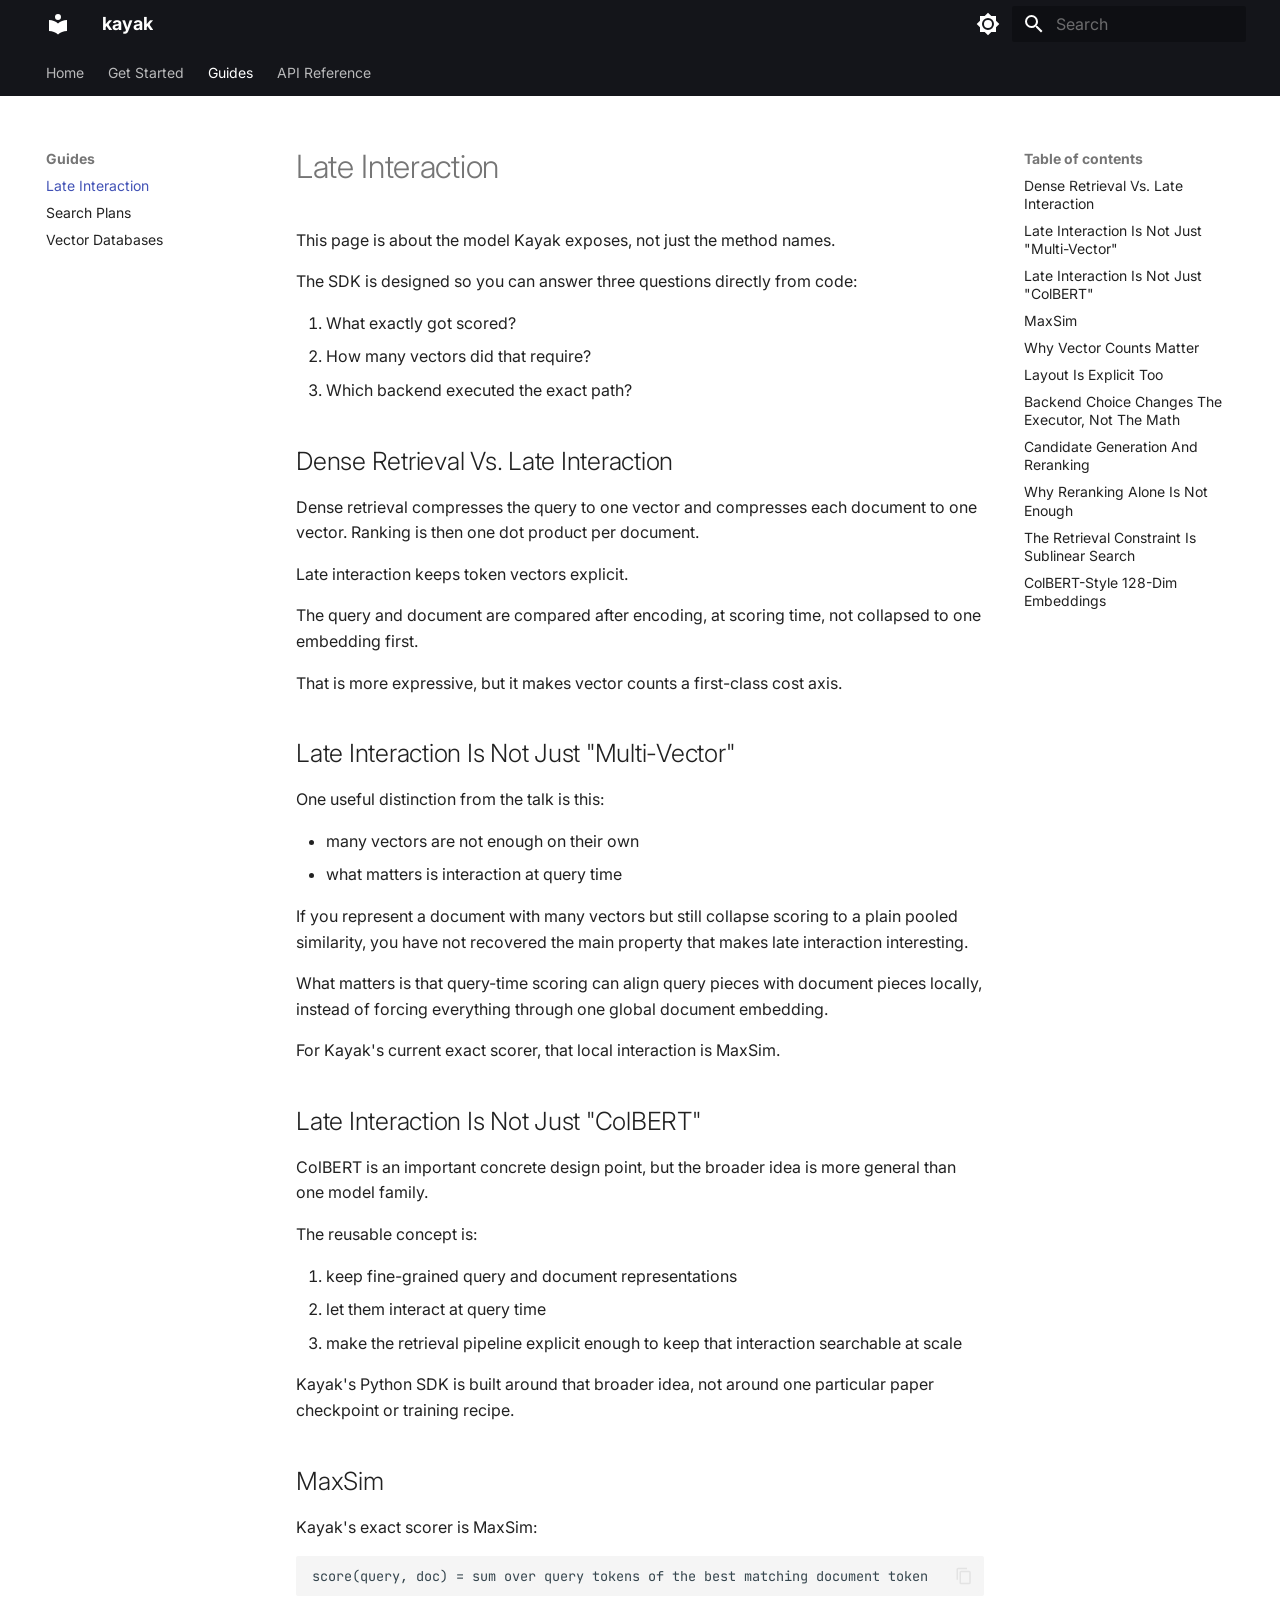
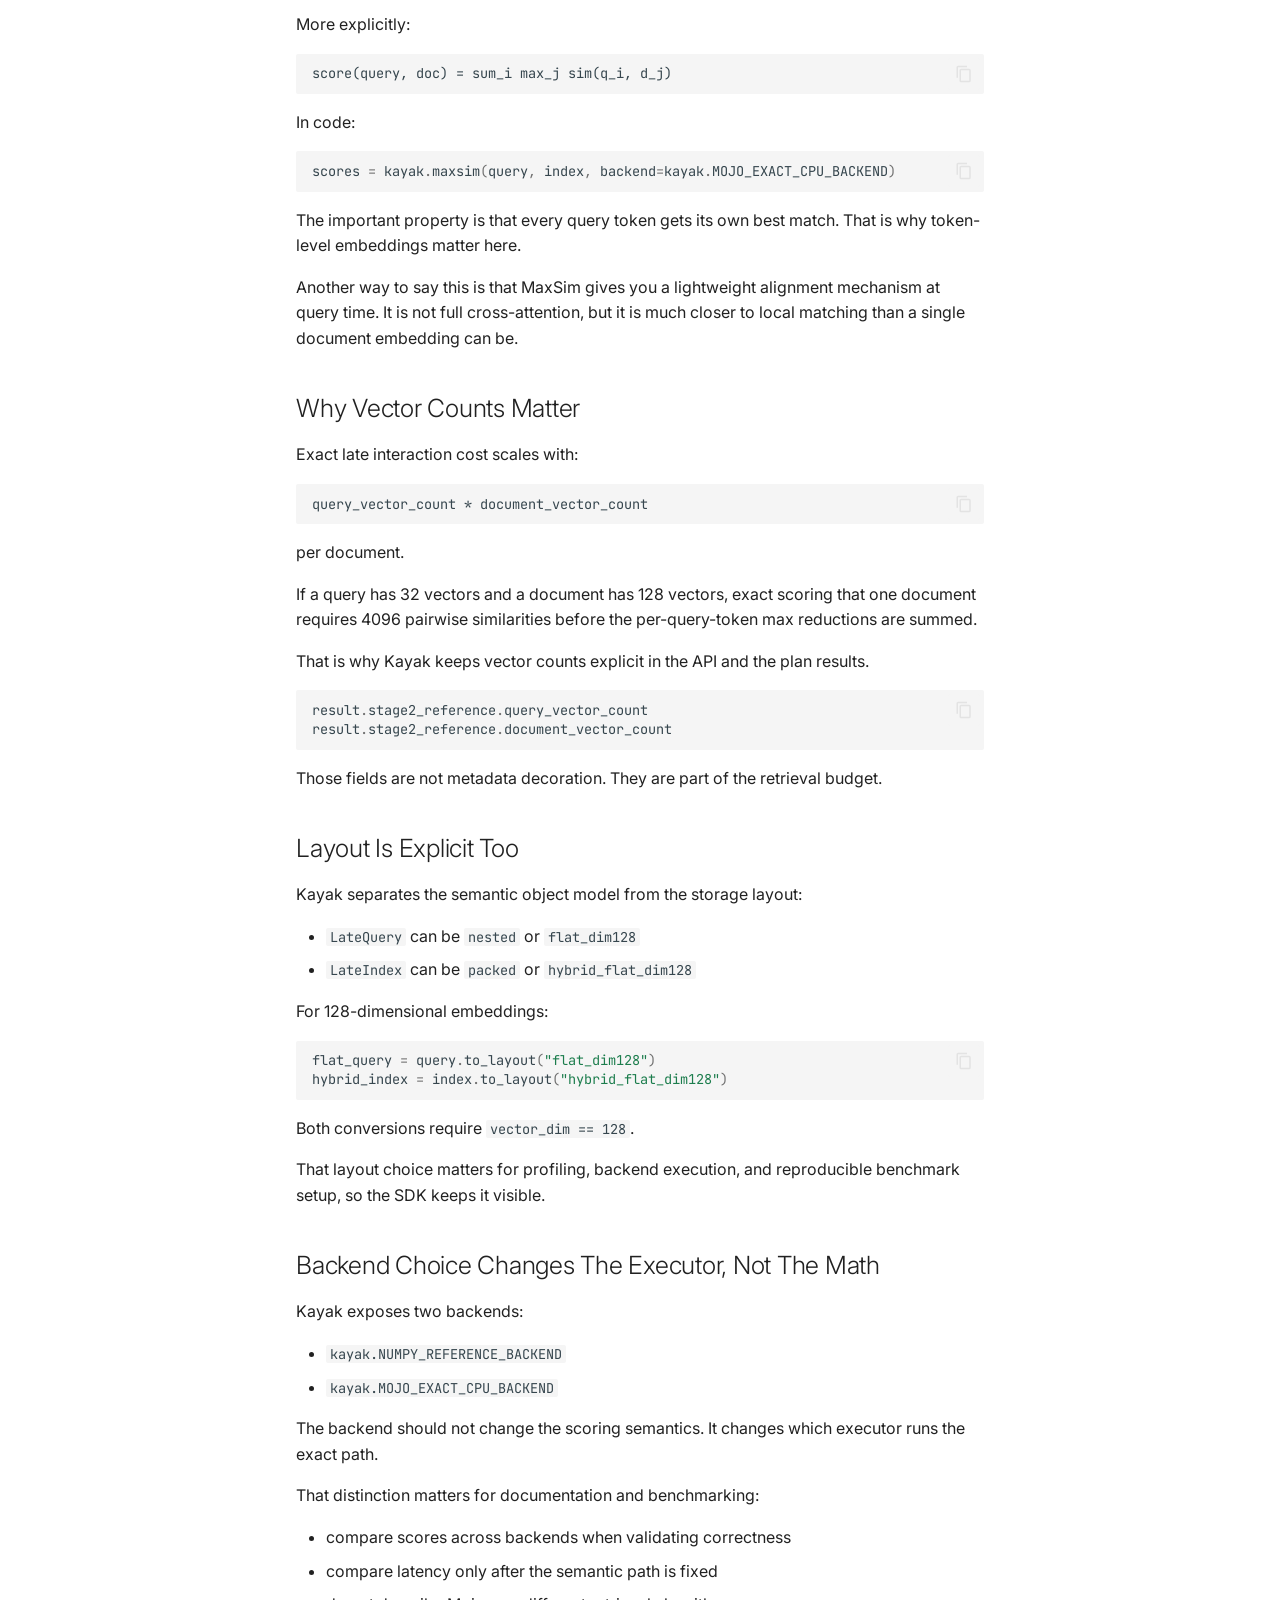
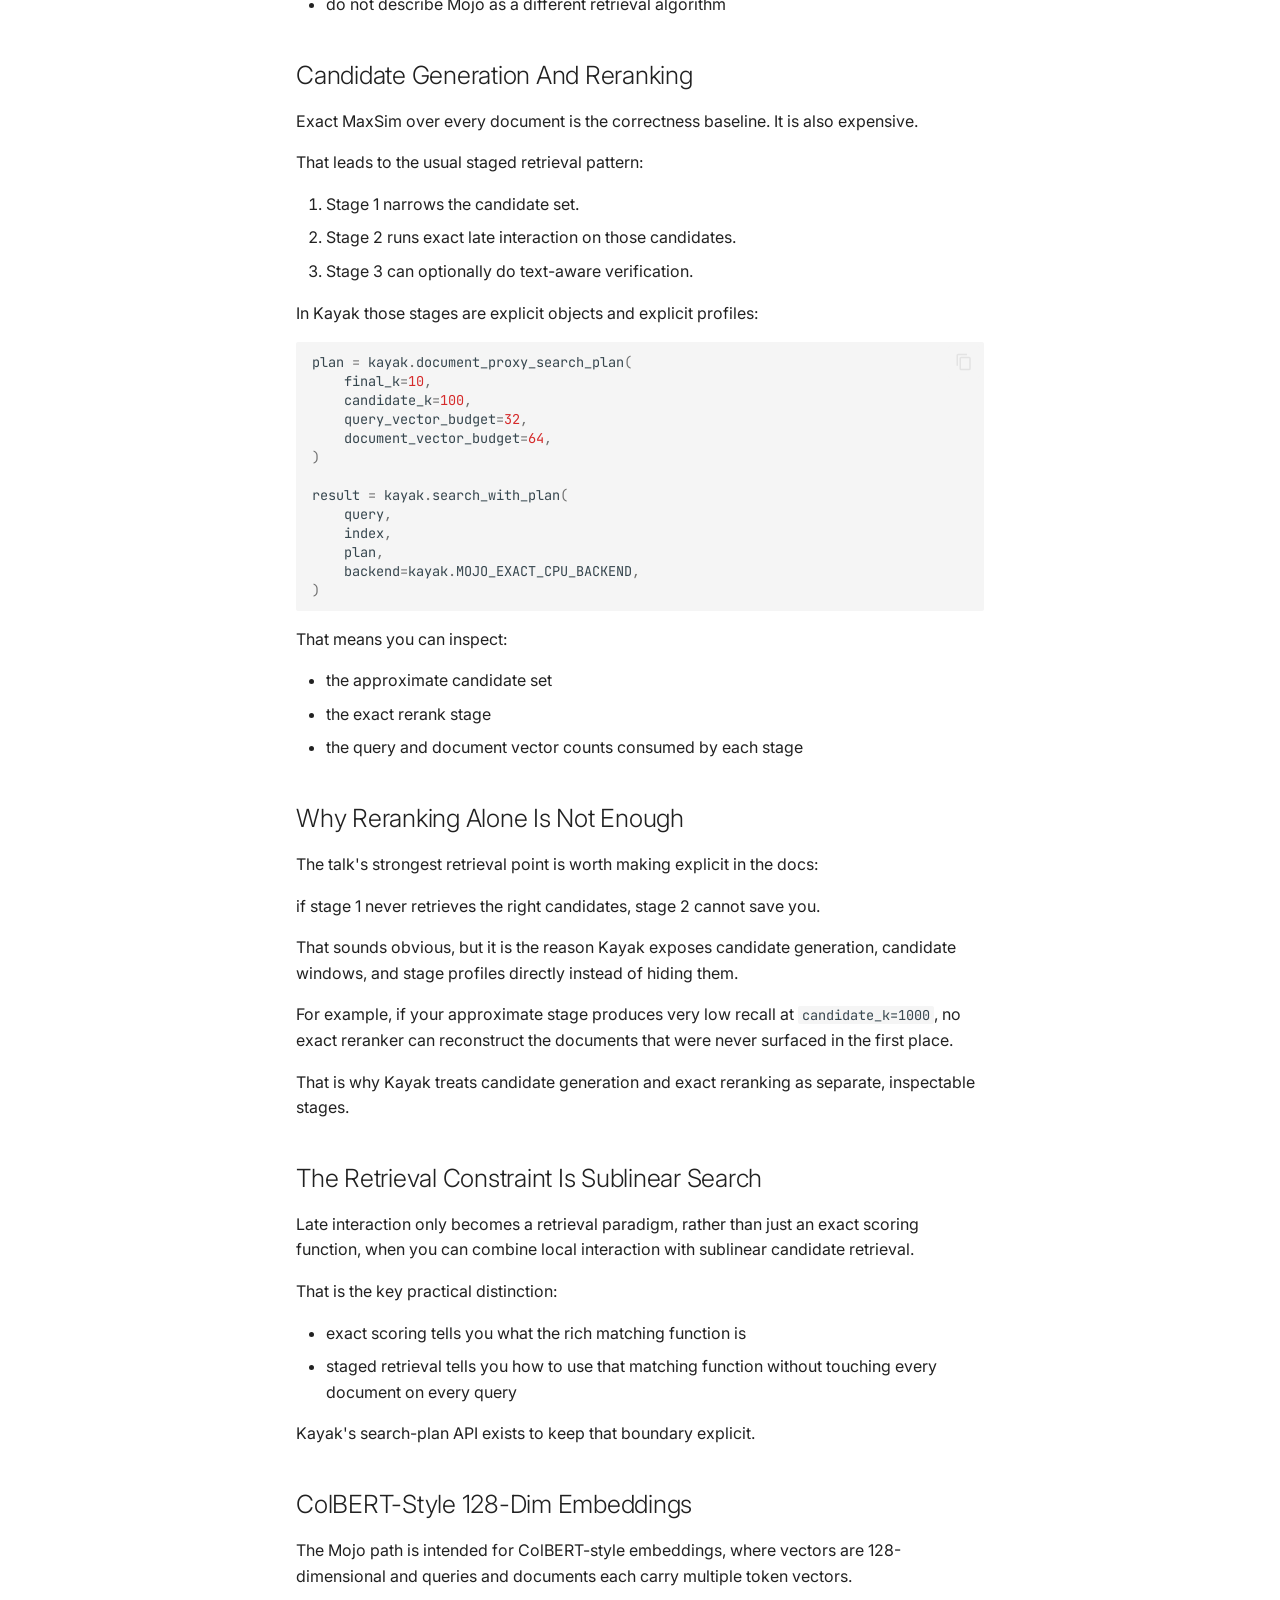
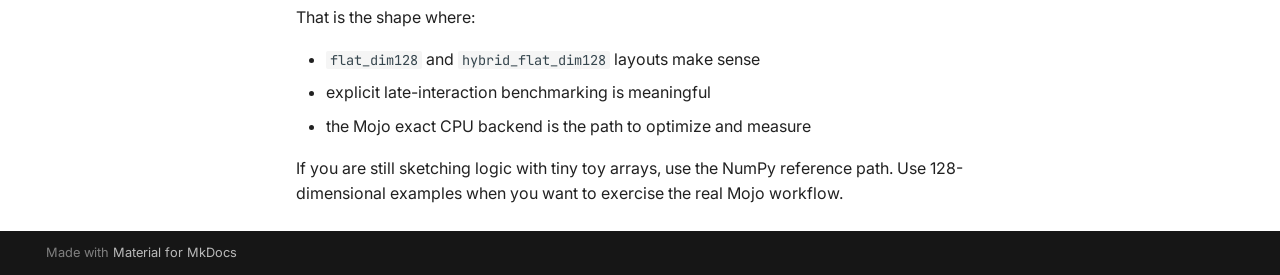
<file: concepts/index.html>
<!doctype html>
<html lang="en" class="no-js">
  <head>
    
      <meta charset="utf-8">
      <meta name="viewport" content="width=device-width,initial-scale=1">
      
        <meta name="description" content="Late-interaction retrieval for Python with an explicit Mojo exact CPU backend">
      
      
      
        <link rel="canonical" href="https://docs.withkayak.com/concepts/">
      
      
        <link rel="prev" href="../mojo-backend/">
      
      
        <link rel="next" href="../search-plans/">
      
      
        
      
      
      <link rel="icon" href="../assets/images/favicon.png">
      <meta name="generator" content="mkdocs-1.6.1, mkdocs-material-9.7.6">
    
    
      
        <title>Late Interaction - kayak</title>
      
    
    
      <link rel="stylesheet" href="../assets/stylesheets/main.484c7ddc.min.css">
      
        
        <link rel="stylesheet" href="../assets/stylesheets/palette.ab4e12ef.min.css">
      
      


    
    
      
    
    
      
        
        
        <link rel="preconnect" href="https://fonts.gstatic.com" crossorigin>
        <link rel="stylesheet" href="https://fonts.googleapis.com/css?family=Inter:300,300i,400,400i,700,700i%7CJetBrains+Mono:400,400i,700,700i&display=fallback">
        <style>:root{--md-text-font:"Inter";--md-code-font:"JetBrains Mono"}</style>
      
    
    
    <script>__md_scope=new URL("..",location),__md_hash=e=>[...e].reduce(((e,_)=>(e<<5)-e+_.charCodeAt(0)),0),__md_get=(e,_=localStorage,t=__md_scope)=>JSON.parse(_.getItem(t.pathname+"."+e)),__md_set=(e,_,t=localStorage,a=__md_scope)=>{try{t.setItem(a.pathname+"."+e,JSON.stringify(_))}catch(e){}}</script>
    
      

    
    
  </head>
  
  
    
    
      
    
    
    
    
    <body dir="ltr" data-md-color-scheme="default" data-md-color-primary="black" data-md-color-accent="indigo">
  
    
    <input class="md-toggle" data-md-toggle="drawer" type="checkbox" id="__drawer" autocomplete="off">
    <input class="md-toggle" data-md-toggle="search" type="checkbox" id="__search" autocomplete="off">
    <label class="md-overlay" for="__drawer"></label>
    <div data-md-component="skip">
      
        
        <a href="#late-interaction" class="md-skip">
          Skip to content
        </a>
      
    </div>
    <div data-md-component="announce">
      
    </div>
    
    
      

<header class="md-header" data-md-component="header">
  <nav class="md-header__inner md-grid" aria-label="Header">
    <a href=".." title="kayak" class="md-header__button md-logo" aria-label="kayak" data-md-component="logo">
      
  
  <svg xmlns="http://www.w3.org/2000/svg" viewBox="0 0 24 24"><path d="M12 8a3 3 0 0 0 3-3 3 3 0 0 0-3-3 3 3 0 0 0-3 3 3 3 0 0 0 3 3m0 3.54C9.64 9.35 6.5 8 3 8v11c3.5 0 6.64 1.35 9 3.54 2.36-2.19 5.5-3.54 9-3.54V8c-3.5 0-6.64 1.35-9 3.54"/></svg>

    </a>
    <label class="md-header__button md-icon" for="__drawer">
      
      <svg xmlns="http://www.w3.org/2000/svg" viewBox="0 0 24 24"><path d="M3 6h18v2H3zm0 5h18v2H3zm0 5h18v2H3z"/></svg>
    </label>
    <div class="md-header__title" data-md-component="header-title">
      <div class="md-header__ellipsis">
        <div class="md-header__topic">
          <span class="md-ellipsis">
            kayak
          </span>
        </div>
        <div class="md-header__topic" data-md-component="header-topic">
          <span class="md-ellipsis">
            
              Late Interaction
            
          </span>
        </div>
      </div>
    </div>
    
      
        <form class="md-header__option" data-md-component="palette">
  
    
    
    
    <input class="md-option" data-md-color-media="(prefers-color-scheme: light)" data-md-color-scheme="default" data-md-color-primary="black" data-md-color-accent="indigo"  aria-label="Switch to dark mode"  type="radio" name="__palette" id="__palette_0">
    
      <label class="md-header__button md-icon" title="Switch to dark mode" for="__palette_1" hidden>
        <svg xmlns="http://www.w3.org/2000/svg" viewBox="0 0 24 24"><path d="M12 8a4 4 0 0 0-4 4 4 4 0 0 0 4 4 4 4 0 0 0 4-4 4 4 0 0 0-4-4m0 10a6 6 0 0 1-6-6 6 6 0 0 1 6-6 6 6 0 0 1 6 6 6 6 0 0 1-6 6m8-9.31V4h-4.69L12 .69 8.69 4H4v4.69L.69 12 4 15.31V20h4.69L12 23.31 15.31 20H20v-4.69L23.31 12z"/></svg>
      </label>
    
  
    
    
    
    <input class="md-option" data-md-color-media="(prefers-color-scheme: dark)" data-md-color-scheme="slate" data-md-color-primary="black" data-md-color-accent="indigo"  aria-label="Switch to light mode"  type="radio" name="__palette" id="__palette_1">
    
      <label class="md-header__button md-icon" title="Switch to light mode" for="__palette_0" hidden>
        <svg xmlns="http://www.w3.org/2000/svg" viewBox="0 0 24 24"><path d="M12 18c-.89 0-1.74-.2-2.5-.55C11.56 16.5 13 14.42 13 12s-1.44-4.5-3.5-5.45C10.26 6.2 11.11 6 12 6a6 6 0 0 1 6 6 6 6 0 0 1-6 6m8-9.31V4h-4.69L12 .69 8.69 4H4v4.69L.69 12 4 15.31V20h4.69L12 23.31 15.31 20H20v-4.69L23.31 12z"/></svg>
      </label>
    
  
</form>
      
    
    
      <script>var palette=__md_get("__palette");if(palette&&palette.color){if("(prefers-color-scheme)"===palette.color.media){var media=matchMedia("(prefers-color-scheme: light)"),input=document.querySelector(media.matches?"[data-md-color-media='(prefers-color-scheme: light)']":"[data-md-color-media='(prefers-color-scheme: dark)']");palette.color.media=input.getAttribute("data-md-color-media"),palette.color.scheme=input.getAttribute("data-md-color-scheme"),palette.color.primary=input.getAttribute("data-md-color-primary"),palette.color.accent=input.getAttribute("data-md-color-accent")}for(var[key,value]of Object.entries(palette.color))document.body.setAttribute("data-md-color-"+key,value)}</script>
    
    
    
      
      
        <label class="md-header__button md-icon" for="__search">
          
          <svg xmlns="http://www.w3.org/2000/svg" viewBox="0 0 24 24"><path d="M9.5 3A6.5 6.5 0 0 1 16 9.5c0 1.61-.59 3.09-1.56 4.23l.27.27h.79l5 5-1.5 1.5-5-5v-.79l-.27-.27A6.52 6.52 0 0 1 9.5 16 6.5 6.5 0 0 1 3 9.5 6.5 6.5 0 0 1 9.5 3m0 2C7 5 5 7 5 9.5S7 14 9.5 14 14 12 14 9.5 12 5 9.5 5"/></svg>
        </label>
        <div class="md-search" data-md-component="search" role="dialog">
  <label class="md-search__overlay" for="__search"></label>
  <div class="md-search__inner" role="search">
    <form class="md-search__form" name="search">
      <input type="text" class="md-search__input" name="query" aria-label="Search" placeholder="Search" autocapitalize="off" autocorrect="off" autocomplete="off" spellcheck="false" data-md-component="search-query" required>
      <label class="md-search__icon md-icon" for="__search">
        
        <svg xmlns="http://www.w3.org/2000/svg" viewBox="0 0 24 24"><path d="M9.5 3A6.5 6.5 0 0 1 16 9.5c0 1.61-.59 3.09-1.56 4.23l.27.27h.79l5 5-1.5 1.5-5-5v-.79l-.27-.27A6.52 6.52 0 0 1 9.5 16 6.5 6.5 0 0 1 3 9.5 6.5 6.5 0 0 1 9.5 3m0 2C7 5 5 7 5 9.5S7 14 9.5 14 14 12 14 9.5 12 5 9.5 5"/></svg>
        
        <svg xmlns="http://www.w3.org/2000/svg" viewBox="0 0 24 24"><path d="M20 11v2H8l5.5 5.5-1.42 1.42L4.16 12l7.92-7.92L13.5 5.5 8 11z"/></svg>
      </label>
      <nav class="md-search__options" aria-label="Search">
        
        <button type="reset" class="md-search__icon md-icon" title="Clear" aria-label="Clear" tabindex="-1">
          
          <svg xmlns="http://www.w3.org/2000/svg" viewBox="0 0 24 24"><path d="M19 6.41 17.59 5 12 10.59 6.41 5 5 6.41 10.59 12 5 17.59 6.41 19 12 13.41 17.59 19 19 17.59 13.41 12z"/></svg>
        </button>
      </nav>
      
    </form>
    <div class="md-search__output">
      <div class="md-search__scrollwrap" tabindex="0" data-md-scrollfix>
        <div class="md-search-result" data-md-component="search-result">
          <div class="md-search-result__meta">
            Initializing search
          </div>
          <ol class="md-search-result__list" role="presentation"></ol>
        </div>
      </div>
    </div>
  </div>
</div>
      
    
    
  </nav>
  
</header>
    
    <div class="md-container" data-md-component="container">
      
      
        
          
            
<nav class="md-tabs" aria-label="Tabs" data-md-component="tabs">
  <div class="md-grid">
    <ul class="md-tabs__list">
      
        
  
  
  
  
    <li class="md-tabs__item">
      <a href=".." class="md-tabs__link">
        
  
  
    
  
  Home

      </a>
    </li>
  

      
        
  
  
  
  
    
    
      <li class="md-tabs__item">
        <a href="../installation/" class="md-tabs__link">
          
  
  
  Get Started

        </a>
      </li>
    
  

      
        
  
  
  
    
  
  
    
    
      <li class="md-tabs__item md-tabs__item--active">
        <a href="./" class="md-tabs__link">
          
  
  
  Guides

        </a>
      </li>
    
  

      
        
  
  
  
  
    <li class="md-tabs__item">
      <a href="../api/" class="md-tabs__link">
        
  
  
    
  
  API Reference

      </a>
    </li>
  

      
    </ul>
  </div>
</nav>
          
        
      
      <main class="md-main" data-md-component="main">
        <div class="md-main__inner md-grid">
          
            
              
              <div class="md-sidebar md-sidebar--primary" data-md-component="sidebar" data-md-type="navigation" >
                <div class="md-sidebar__scrollwrap">
                  <div class="md-sidebar__inner">
                    


  


<nav class="md-nav md-nav--primary md-nav--lifted" aria-label="Navigation" data-md-level="0">
  <label class="md-nav__title" for="__drawer">
    <a href=".." title="kayak" class="md-nav__button md-logo" aria-label="kayak" data-md-component="logo">
      
  
  <svg xmlns="http://www.w3.org/2000/svg" viewBox="0 0 24 24"><path d="M12 8a3 3 0 0 0 3-3 3 3 0 0 0-3-3 3 3 0 0 0-3 3 3 3 0 0 0 3 3m0 3.54C9.64 9.35 6.5 8 3 8v11c3.5 0 6.64 1.35 9 3.54 2.36-2.19 5.5-3.54 9-3.54V8c-3.5 0-6.64 1.35-9 3.54"/></svg>

    </a>
    kayak
  </label>
  
  <ul class="md-nav__list" data-md-scrollfix>
    
      
      
  
  
  
  
    <li class="md-nav__item">
      <a href=".." class="md-nav__link">
        
  
  
  <span class="md-ellipsis">
    
  
    Home
  

    
  </span>
  
  

      </a>
    </li>
  

    
      
      
  
  
  
  
    
    
    
    
      
      
    
    
    <li class="md-nav__item md-nav__item--nested">
      
        
        
        <input class="md-nav__toggle md-toggle " type="checkbox" id="__nav_2" >
        
          
          <label class="md-nav__link" for="__nav_2" id="__nav_2_label" tabindex="0">
            
  
  
  <span class="md-ellipsis">
    
  
    Get Started
  

    
  </span>
  
  

            <span class="md-nav__icon md-icon"></span>
          </label>
        
        <nav class="md-nav" data-md-level="1" aria-labelledby="__nav_2_label" aria-expanded="false">
          <label class="md-nav__title" for="__nav_2">
            <span class="md-nav__icon md-icon"></span>
            
  
    Get Started
  

          </label>
          <ul class="md-nav__list" data-md-scrollfix>
            
              
                
  
  
  
  
    <li class="md-nav__item">
      <a href="../installation/" class="md-nav__link">
        
  
  
  <span class="md-ellipsis">
    
  
    Installation
  

    
  </span>
  
  

      </a>
    </li>
  

              
            
              
                
  
  
  
  
    <li class="md-nav__item">
      <a href="../quickstart/" class="md-nav__link">
        
  
  
  <span class="md-ellipsis">
    
  
    Quickstart
  

    
  </span>
  
  

      </a>
    </li>
  

              
            
              
                
  
  
  
  
    <li class="md-nav__item">
      <a href="../usage-patterns/" class="md-nav__link">
        
  
  
  <span class="md-ellipsis">
    
  
    Usage Patterns
  

    
  </span>
  
  

      </a>
    </li>
  

              
            
              
                
  
  
  
  
    <li class="md-nav__item">
      <a href="../storage-and-search/" class="md-nav__link">
        
  
  
  <span class="md-ellipsis">
    
  
    Storage + Search
  

    
  </span>
  
  

      </a>
    </li>
  

              
            
              
                
  
  
  
  
    <li class="md-nav__item">
      <a href="../mojo-backend/" class="md-nav__link">
        
  
  
  <span class="md-ellipsis">
    
  
    Using the Mojo Backend
  

    
  </span>
  
  

      </a>
    </li>
  

              
            
          </ul>
        </nav>
      
    </li>
  

    
      
      
  
  
    
  
  
  
    
    
    
    
      
        
        
      
      
    
    
    <li class="md-nav__item md-nav__item--active md-nav__item--section md-nav__item--nested">
      
        
        
        <input class="md-nav__toggle md-toggle " type="checkbox" id="__nav_3" checked>
        
          
          <label class="md-nav__link" for="__nav_3" id="__nav_3_label" tabindex="">
            
  
  
  <span class="md-ellipsis">
    
  
    Guides
  

    
  </span>
  
  

            <span class="md-nav__icon md-icon"></span>
          </label>
        
        <nav class="md-nav" data-md-level="1" aria-labelledby="__nav_3_label" aria-expanded="true">
          <label class="md-nav__title" for="__nav_3">
            <span class="md-nav__icon md-icon"></span>
            
  
    Guides
  

          </label>
          <ul class="md-nav__list" data-md-scrollfix>
            
              
                
  
  
    
  
  
  
    <li class="md-nav__item md-nav__item--active">
      
      <input class="md-nav__toggle md-toggle" type="checkbox" id="__toc">
      
      
        
      
      
        <label class="md-nav__link md-nav__link--active" for="__toc">
          
  
  
  <span class="md-ellipsis">
    
  
    Late Interaction
  

    
  </span>
  
  

          <span class="md-nav__icon md-icon"></span>
        </label>
      
      <a href="./" class="md-nav__link md-nav__link--active">
        
  
  
  <span class="md-ellipsis">
    
  
    Late Interaction
  

    
  </span>
  
  

      </a>
      
        

<nav class="md-nav md-nav--secondary" aria-label="Table of contents">
  
  
  
    
  
  
    <label class="md-nav__title" for="__toc">
      <span class="md-nav__icon md-icon"></span>
      Table of contents
    </label>
    <ul class="md-nav__list" data-md-component="toc" data-md-scrollfix>
      
        <li class="md-nav__item">
  <a href="#dense-retrieval-vs-late-interaction" class="md-nav__link">
    <span class="md-ellipsis">
      
        Dense Retrieval Vs. Late Interaction
      
    </span>
  </a>
  
</li>
      
        <li class="md-nav__item">
  <a href="#late-interaction-is-not-just-multi-vector" class="md-nav__link">
    <span class="md-ellipsis">
      
        Late Interaction Is Not Just "Multi-Vector"
      
    </span>
  </a>
  
</li>
      
        <li class="md-nav__item">
  <a href="#late-interaction-is-not-just-colbert" class="md-nav__link">
    <span class="md-ellipsis">
      
        Late Interaction Is Not Just "ColBERT"
      
    </span>
  </a>
  
</li>
      
        <li class="md-nav__item">
  <a href="#maxsim" class="md-nav__link">
    <span class="md-ellipsis">
      
        MaxSim
      
    </span>
  </a>
  
</li>
      
        <li class="md-nav__item">
  <a href="#why-vector-counts-matter" class="md-nav__link">
    <span class="md-ellipsis">
      
        Why Vector Counts Matter
      
    </span>
  </a>
  
</li>
      
        <li class="md-nav__item">
  <a href="#layout-is-explicit-too" class="md-nav__link">
    <span class="md-ellipsis">
      
        Layout Is Explicit Too
      
    </span>
  </a>
  
</li>
      
        <li class="md-nav__item">
  <a href="#backend-choice-changes-the-executor-not-the-math" class="md-nav__link">
    <span class="md-ellipsis">
      
        Backend Choice Changes The Executor, Not The Math
      
    </span>
  </a>
  
</li>
      
        <li class="md-nav__item">
  <a href="#candidate-generation-and-reranking" class="md-nav__link">
    <span class="md-ellipsis">
      
        Candidate Generation And Reranking
      
    </span>
  </a>
  
</li>
      
        <li class="md-nav__item">
  <a href="#why-reranking-alone-is-not-enough" class="md-nav__link">
    <span class="md-ellipsis">
      
        Why Reranking Alone Is Not Enough
      
    </span>
  </a>
  
</li>
      
        <li class="md-nav__item">
  <a href="#the-retrieval-constraint-is-sublinear-search" class="md-nav__link">
    <span class="md-ellipsis">
      
        The Retrieval Constraint Is Sublinear Search
      
    </span>
  </a>
  
</li>
      
        <li class="md-nav__item">
  <a href="#colbert-style-128-dim-embeddings" class="md-nav__link">
    <span class="md-ellipsis">
      
        ColBERT-Style 128-Dim Embeddings
      
    </span>
  </a>
  
</li>
      
    </ul>
  
</nav>
      
    </li>
  

              
            
              
                
  
  
  
  
    <li class="md-nav__item">
      <a href="../search-plans/" class="md-nav__link">
        
  
  
  <span class="md-ellipsis">
    
  
    Search Plans
  

    
  </span>
  
  

      </a>
    </li>
  

              
            
              
                
  
  
  
  
    <li class="md-nav__item">
      <a href="../vector-databases/" class="md-nav__link">
        
  
  
  <span class="md-ellipsis">
    
  
    Vector Databases
  

    
  </span>
  
  

      </a>
    </li>
  

              
            
          </ul>
        </nav>
      
    </li>
  

    
      
      
  
  
  
  
    <li class="md-nav__item">
      <a href="../api/" class="md-nav__link">
        
  
  
  <span class="md-ellipsis">
    
  
    API Reference
  

    
  </span>
  
  

      </a>
    </li>
  

    
  </ul>
</nav>
                  </div>
                </div>
              </div>
            
            
              
              <div class="md-sidebar md-sidebar--secondary" data-md-component="sidebar" data-md-type="toc" >
                <div class="md-sidebar__scrollwrap">
                  <div class="md-sidebar__inner">
                    

<nav class="md-nav md-nav--secondary" aria-label="Table of contents">
  
  
  
    
  
  
    <label class="md-nav__title" for="__toc">
      <span class="md-nav__icon md-icon"></span>
      Table of contents
    </label>
    <ul class="md-nav__list" data-md-component="toc" data-md-scrollfix>
      
        <li class="md-nav__item">
  <a href="#dense-retrieval-vs-late-interaction" class="md-nav__link">
    <span class="md-ellipsis">
      
        Dense Retrieval Vs. Late Interaction
      
    </span>
  </a>
  
</li>
      
        <li class="md-nav__item">
  <a href="#late-interaction-is-not-just-multi-vector" class="md-nav__link">
    <span class="md-ellipsis">
      
        Late Interaction Is Not Just "Multi-Vector"
      
    </span>
  </a>
  
</li>
      
        <li class="md-nav__item">
  <a href="#late-interaction-is-not-just-colbert" class="md-nav__link">
    <span class="md-ellipsis">
      
        Late Interaction Is Not Just "ColBERT"
      
    </span>
  </a>
  
</li>
      
        <li class="md-nav__item">
  <a href="#maxsim" class="md-nav__link">
    <span class="md-ellipsis">
      
        MaxSim
      
    </span>
  </a>
  
</li>
      
        <li class="md-nav__item">
  <a href="#why-vector-counts-matter" class="md-nav__link">
    <span class="md-ellipsis">
      
        Why Vector Counts Matter
      
    </span>
  </a>
  
</li>
      
        <li class="md-nav__item">
  <a href="#layout-is-explicit-too" class="md-nav__link">
    <span class="md-ellipsis">
      
        Layout Is Explicit Too
      
    </span>
  </a>
  
</li>
      
        <li class="md-nav__item">
  <a href="#backend-choice-changes-the-executor-not-the-math" class="md-nav__link">
    <span class="md-ellipsis">
      
        Backend Choice Changes The Executor, Not The Math
      
    </span>
  </a>
  
</li>
      
        <li class="md-nav__item">
  <a href="#candidate-generation-and-reranking" class="md-nav__link">
    <span class="md-ellipsis">
      
        Candidate Generation And Reranking
      
    </span>
  </a>
  
</li>
      
        <li class="md-nav__item">
  <a href="#why-reranking-alone-is-not-enough" class="md-nav__link">
    <span class="md-ellipsis">
      
        Why Reranking Alone Is Not Enough
      
    </span>
  </a>
  
</li>
      
        <li class="md-nav__item">
  <a href="#the-retrieval-constraint-is-sublinear-search" class="md-nav__link">
    <span class="md-ellipsis">
      
        The Retrieval Constraint Is Sublinear Search
      
    </span>
  </a>
  
</li>
      
        <li class="md-nav__item">
  <a href="#colbert-style-128-dim-embeddings" class="md-nav__link">
    <span class="md-ellipsis">
      
        ColBERT-Style 128-Dim Embeddings
      
    </span>
  </a>
  
</li>
      
    </ul>
  
</nav>
                  </div>
                </div>
              </div>
            
          
          
            <div class="md-content" data-md-component="content">
              
              <article class="md-content__inner md-typeset">
                
                  



<h1 id="late-interaction">Late Interaction</h1>
<p>This page is about the model Kayak exposes, not just the method names.</p>
<p>The SDK is designed so you can answer three questions directly from code:</p>
<ol>
<li>What exactly got scored?</li>
<li>How many vectors did that require?</li>
<li>Which backend executed the exact path?</li>
</ol>
<h2 id="dense-retrieval-vs-late-interaction">Dense Retrieval Vs. Late Interaction</h2>
<p>Dense retrieval compresses the query to one vector and compresses each document
to one vector. Ranking is then one dot product per document.</p>
<p>Late interaction keeps token vectors explicit.</p>
<p>The query and document are compared after encoding, at scoring time, not
collapsed to one embedding first.</p>
<p>That is more expressive, but it makes vector counts a first-class cost axis.</p>
<h2 id="late-interaction-is-not-just-multi-vector">Late Interaction Is Not Just "Multi-Vector"</h2>
<p>One useful distinction from the talk is this:</p>
<ul>
<li>many vectors are not enough on their own</li>
<li>what matters is interaction at query time</li>
</ul>
<p>If you represent a document with many vectors but still collapse scoring to a
plain pooled similarity, you have not recovered the main property that makes
late interaction interesting.</p>
<p>What matters is that query-time scoring can align query pieces with document
pieces locally, instead of forcing everything through one global document
embedding.</p>
<p>For Kayak's current exact scorer, that local interaction is MaxSim.</p>
<h2 id="late-interaction-is-not-just-colbert">Late Interaction Is Not Just "ColBERT"</h2>
<p>ColBERT is an important concrete design point, but the broader idea is more
general than one model family.</p>
<p>The reusable concept is:</p>
<ol>
<li>keep fine-grained query and document representations</li>
<li>let them interact at query time</li>
<li>make the retrieval pipeline explicit enough to keep that interaction
   searchable at scale</li>
</ol>
<p>Kayak's Python SDK is built around that broader idea, not around one particular
paper checkpoint or training recipe.</p>
<h2 id="maxsim">MaxSim</h2>
<p>Kayak's exact scorer is MaxSim:</p>
<div class="highlight"><pre><span></span><code><a id="__codelineno-0-1" name="__codelineno-0-1" href="#__codelineno-0-1"></a>score(query, doc) = sum over query tokens of the best matching document token
</code></pre></div>
<p>More explicitly:</p>
<div class="highlight"><pre><span></span><code><a id="__codelineno-1-1" name="__codelineno-1-1" href="#__codelineno-1-1"></a>score(query, doc) = sum_i max_j sim(q_i, d_j)
</code></pre></div>
<p>In code:</p>
<div class="highlight"><pre><span></span><code><a id="__codelineno-2-1" name="__codelineno-2-1" href="#__codelineno-2-1"></a><span class="n">scores</span> <span class="o">=</span> <span class="n">kayak</span><span class="o">.</span><span class="n">maxsim</span><span class="p">(</span><span class="n">query</span><span class="p">,</span> <span class="n">index</span><span class="p">,</span> <span class="n">backend</span><span class="o">=</span><span class="n">kayak</span><span class="o">.</span><span class="n">MOJO_EXACT_CPU_BACKEND</span><span class="p">)</span>
</code></pre></div>
<p>The important property is that every query token gets its own best match.
That is why token-level embeddings matter here.</p>
<p>Another way to say this is that MaxSim gives you a lightweight alignment
mechanism at query time. It is not full cross-attention, but it is much closer
to local matching than a single document embedding can be.</p>
<h2 id="why-vector-counts-matter">Why Vector Counts Matter</h2>
<p>Exact late interaction cost scales with:</p>
<div class="highlight"><pre><span></span><code><a id="__codelineno-3-1" name="__codelineno-3-1" href="#__codelineno-3-1"></a>query_vector_count * document_vector_count
</code></pre></div>
<p>per document.</p>
<p>If a query has 32 vectors and a document has 128 vectors, exact scoring that
one document requires 4096 pairwise similarities before the per-query-token
max reductions are summed.</p>
<p>That is why Kayak keeps vector counts explicit in the API and the plan results.</p>
<div class="highlight"><pre><span></span><code><a id="__codelineno-4-1" name="__codelineno-4-1" href="#__codelineno-4-1"></a><span class="n">result</span><span class="o">.</span><span class="n">stage2_reference</span><span class="o">.</span><span class="n">query_vector_count</span>
<a id="__codelineno-4-2" name="__codelineno-4-2" href="#__codelineno-4-2"></a><span class="n">result</span><span class="o">.</span><span class="n">stage2_reference</span><span class="o">.</span><span class="n">document_vector_count</span>
</code></pre></div>
<p>Those fields are not metadata decoration. They are part of the retrieval budget.</p>
<h2 id="layout-is-explicit-too">Layout Is Explicit Too</h2>
<p>Kayak separates the semantic object model from the storage layout:</p>
<ul>
<li><code>LateQuery</code> can be <code>nested</code> or <code>flat_dim128</code></li>
<li><code>LateIndex</code> can be <code>packed</code> or <code>hybrid_flat_dim128</code></li>
</ul>
<p>For 128-dimensional embeddings:</p>
<div class="highlight"><pre><span></span><code><a id="__codelineno-5-1" name="__codelineno-5-1" href="#__codelineno-5-1"></a><span class="n">flat_query</span> <span class="o">=</span> <span class="n">query</span><span class="o">.</span><span class="n">to_layout</span><span class="p">(</span><span class="s2">&quot;flat_dim128&quot;</span><span class="p">)</span>
<a id="__codelineno-5-2" name="__codelineno-5-2" href="#__codelineno-5-2"></a><span class="n">hybrid_index</span> <span class="o">=</span> <span class="n">index</span><span class="o">.</span><span class="n">to_layout</span><span class="p">(</span><span class="s2">&quot;hybrid_flat_dim128&quot;</span><span class="p">)</span>
</code></pre></div>
<p>Both conversions require <code>vector_dim == 128</code>.</p>
<p>That layout choice matters for profiling, backend execution, and reproducible
benchmark setup, so the SDK keeps it visible.</p>
<h2 id="backend-choice-changes-the-executor-not-the-math">Backend Choice Changes The Executor, Not The Math</h2>
<p>Kayak exposes two backends:</p>
<ul>
<li><code>kayak.NUMPY_REFERENCE_BACKEND</code></li>
<li><code>kayak.MOJO_EXACT_CPU_BACKEND</code></li>
</ul>
<p>The backend should not change the scoring semantics. It changes which executor
runs the exact path.</p>
<p>That distinction matters for documentation and benchmarking:</p>
<ul>
<li>compare scores across backends when validating correctness</li>
<li>compare latency only after the semantic path is fixed</li>
<li>do not describe Mojo as a different retrieval algorithm</li>
</ul>
<h2 id="candidate-generation-and-reranking">Candidate Generation And Reranking</h2>
<p>Exact MaxSim over every document is the correctness baseline.
It is also expensive.</p>
<p>That leads to the usual staged retrieval pattern:</p>
<ol>
<li>Stage 1 narrows the candidate set.</li>
<li>Stage 2 runs exact late interaction on those candidates.</li>
<li>Stage 3 can optionally do text-aware verification.</li>
</ol>
<p>In Kayak those stages are explicit objects and explicit profiles:</p>
<div class="highlight"><pre><span></span><code><a id="__codelineno-6-1" name="__codelineno-6-1" href="#__codelineno-6-1"></a><span class="n">plan</span> <span class="o">=</span> <span class="n">kayak</span><span class="o">.</span><span class="n">document_proxy_search_plan</span><span class="p">(</span>
<a id="__codelineno-6-2" name="__codelineno-6-2" href="#__codelineno-6-2"></a>    <span class="n">final_k</span><span class="o">=</span><span class="mi">10</span><span class="p">,</span>
<a id="__codelineno-6-3" name="__codelineno-6-3" href="#__codelineno-6-3"></a>    <span class="n">candidate_k</span><span class="o">=</span><span class="mi">100</span><span class="p">,</span>
<a id="__codelineno-6-4" name="__codelineno-6-4" href="#__codelineno-6-4"></a>    <span class="n">query_vector_budget</span><span class="o">=</span><span class="mi">32</span><span class="p">,</span>
<a id="__codelineno-6-5" name="__codelineno-6-5" href="#__codelineno-6-5"></a>    <span class="n">document_vector_budget</span><span class="o">=</span><span class="mi">64</span><span class="p">,</span>
<a id="__codelineno-6-6" name="__codelineno-6-6" href="#__codelineno-6-6"></a><span class="p">)</span>
<a id="__codelineno-6-7" name="__codelineno-6-7" href="#__codelineno-6-7"></a>
<a id="__codelineno-6-8" name="__codelineno-6-8" href="#__codelineno-6-8"></a><span class="n">result</span> <span class="o">=</span> <span class="n">kayak</span><span class="o">.</span><span class="n">search_with_plan</span><span class="p">(</span>
<a id="__codelineno-6-9" name="__codelineno-6-9" href="#__codelineno-6-9"></a>    <span class="n">query</span><span class="p">,</span>
<a id="__codelineno-6-10" name="__codelineno-6-10" href="#__codelineno-6-10"></a>    <span class="n">index</span><span class="p">,</span>
<a id="__codelineno-6-11" name="__codelineno-6-11" href="#__codelineno-6-11"></a>    <span class="n">plan</span><span class="p">,</span>
<a id="__codelineno-6-12" name="__codelineno-6-12" href="#__codelineno-6-12"></a>    <span class="n">backend</span><span class="o">=</span><span class="n">kayak</span><span class="o">.</span><span class="n">MOJO_EXACT_CPU_BACKEND</span><span class="p">,</span>
<a id="__codelineno-6-13" name="__codelineno-6-13" href="#__codelineno-6-13"></a><span class="p">)</span>
</code></pre></div>
<p>That means you can inspect:</p>
<ul>
<li>the approximate candidate set</li>
<li>the exact rerank stage</li>
<li>the query and document vector counts consumed by each stage</li>
</ul>
<h2 id="why-reranking-alone-is-not-enough">Why Reranking Alone Is Not Enough</h2>
<p>The talk's strongest retrieval point is worth making explicit in the docs:</p>
<p>if stage 1 never retrieves the right candidates, stage 2 cannot save you.</p>
<p>That sounds obvious, but it is the reason Kayak exposes candidate generation,
candidate windows, and stage profiles directly instead of hiding them.</p>
<p>For example, if your approximate stage produces very low recall at
<code>candidate_k=1000</code>, no exact reranker can reconstruct the documents that were
never surfaced in the first place.</p>
<p>That is why Kayak treats candidate generation and exact reranking as separate,
inspectable stages.</p>
<h2 id="the-retrieval-constraint-is-sublinear-search">The Retrieval Constraint Is Sublinear Search</h2>
<p>Late interaction only becomes a retrieval paradigm, rather than just an exact
scoring function, when you can combine local interaction with sublinear
candidate retrieval.</p>
<p>That is the key practical distinction:</p>
<ul>
<li>exact scoring tells you what the rich matching function is</li>
<li>staged retrieval tells you how to use that matching function without touching
  every document on every query</li>
</ul>
<p>Kayak's search-plan API exists to keep that boundary explicit.</p>
<h2 id="colbert-style-128-dim-embeddings">ColBERT-Style 128-Dim Embeddings</h2>
<p>The Mojo path is intended for ColBERT-style embeddings, where vectors are
128-dimensional and queries and documents each carry multiple token vectors.</p>
<p>That is the shape where:</p>
<ul>
<li><code>flat_dim128</code> and <code>hybrid_flat_dim128</code> layouts make sense</li>
<li>explicit late-interaction benchmarking is meaningful</li>
<li>the Mojo exact CPU backend is the path to optimize and measure</li>
</ul>
<p>If you are still sketching logic with tiny toy arrays, use the NumPy reference
path. Use 128-dimensional examples when you want to exercise the real Mojo
workflow.</p>












                
              </article>
            </div>
          
          
<script>var target=document.getElementById(location.hash.slice(1));target&&target.name&&(target.checked=target.name.startsWith("__tabbed_"))</script>
        </div>
        
          <button type="button" class="md-top md-icon" data-md-component="top" hidden>
  
  <svg xmlns="http://www.w3.org/2000/svg" viewBox="0 0 24 24"><path d="M13 20h-2V8l-5.5 5.5-1.42-1.42L12 4.16l7.92 7.92-1.42 1.42L13 8z"/></svg>
  Back to top
</button>
        
      </main>
      
        <footer class="md-footer">
  
  <div class="md-footer-meta md-typeset">
    <div class="md-footer-meta__inner md-grid">
      <div class="md-copyright">
  
  
    Made with
    <a href="https://squidfunk.github.io/mkdocs-material/" target="_blank" rel="noopener">
      Material for MkDocs
    </a>
  
</div>
      
    </div>
  </div>
</footer>
      
    </div>
    <div class="md-dialog" data-md-component="dialog">
      <div class="md-dialog__inner md-typeset"></div>
    </div>
    
    
    
      
      
      <script id="__config" type="application/json">{"annotate": null, "base": "..", "features": ["navigation.tabs", "navigation.top", "search.highlight", "content.code.copy", "content.code.annotate"], "search": "../assets/javascripts/workers/search.2c215733.min.js", "tags": null, "translations": {"clipboard.copied": "Copied to clipboard", "clipboard.copy": "Copy to clipboard", "search.result.more.one": "1 more on this page", "search.result.more.other": "# more on this page", "search.result.none": "No matching documents", "search.result.one": "1 matching document", "search.result.other": "# matching documents", "search.result.placeholder": "Type to start searching", "search.result.term.missing": "Missing", "select.version": "Select version"}, "version": null}</script>
    
    
      <script src="../assets/javascripts/bundle.79ae519e.min.js"></script>
      
    
  </body>
</html>
</file>
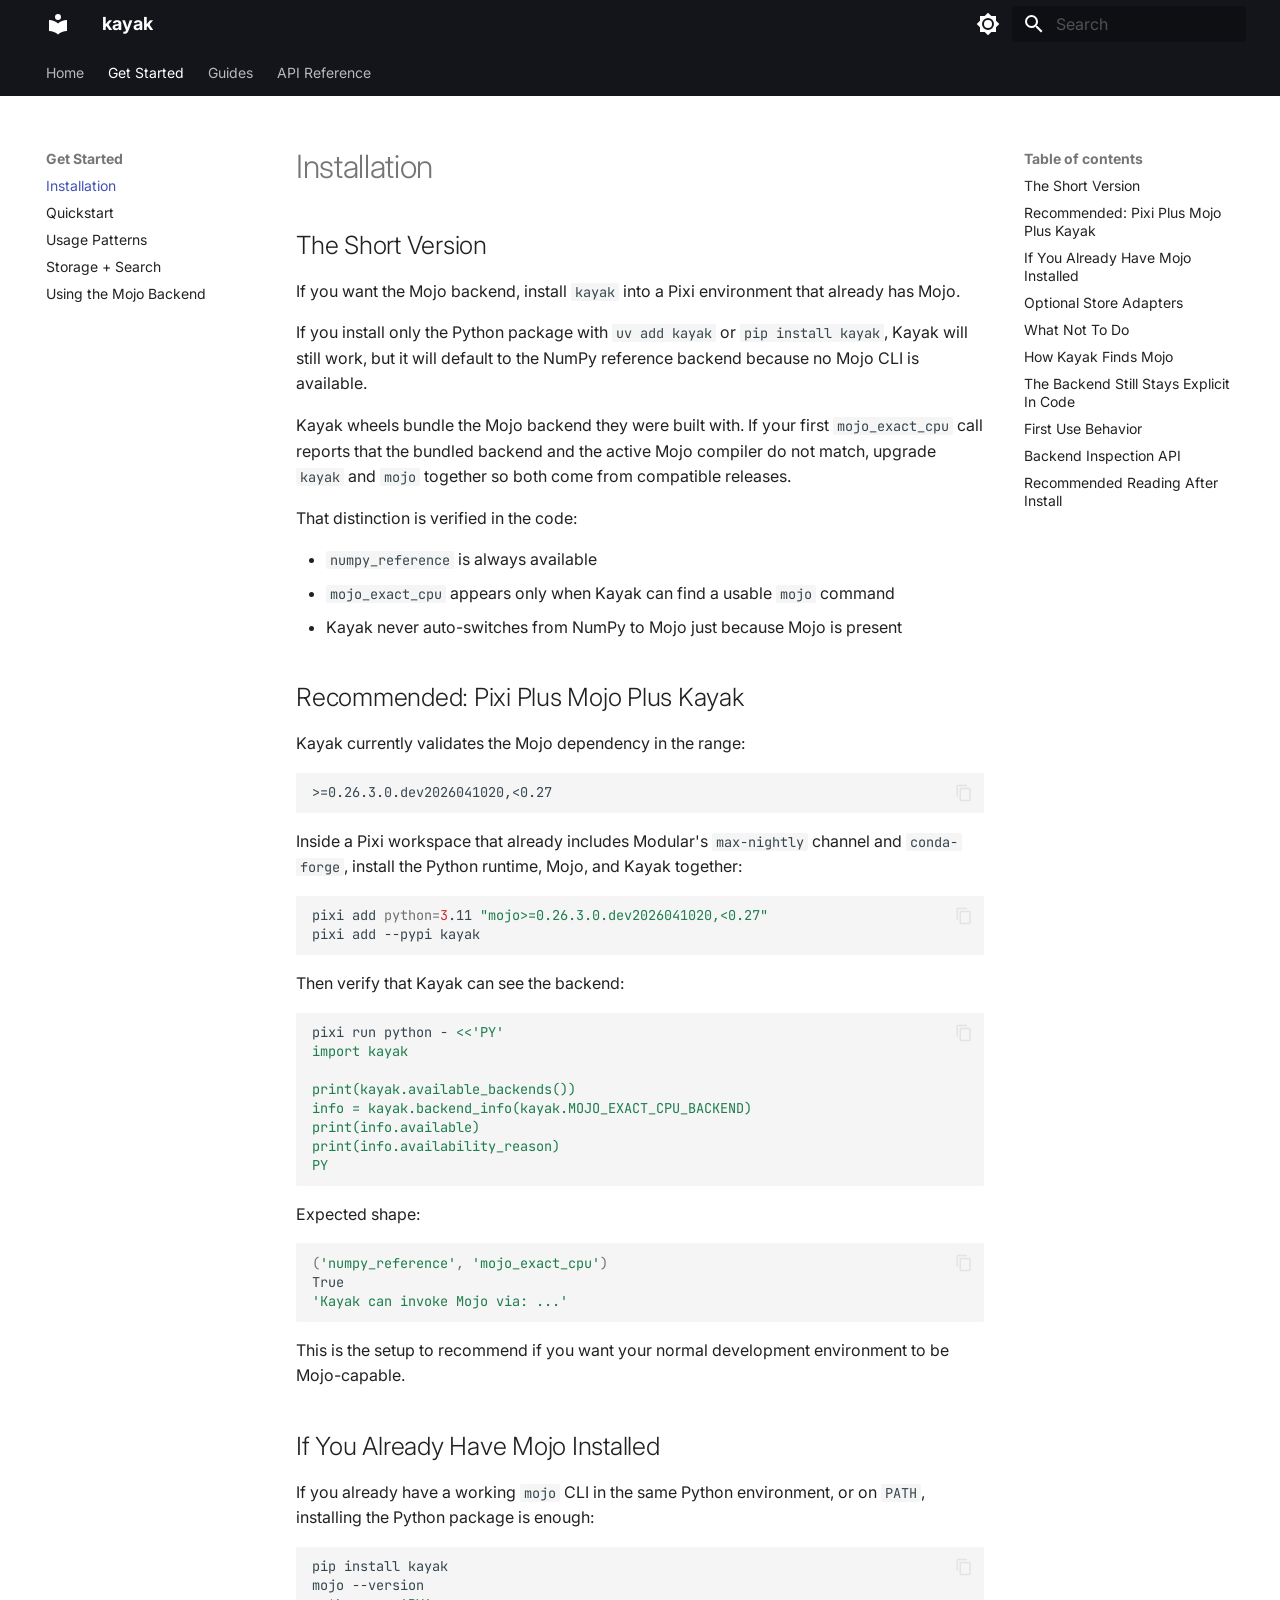
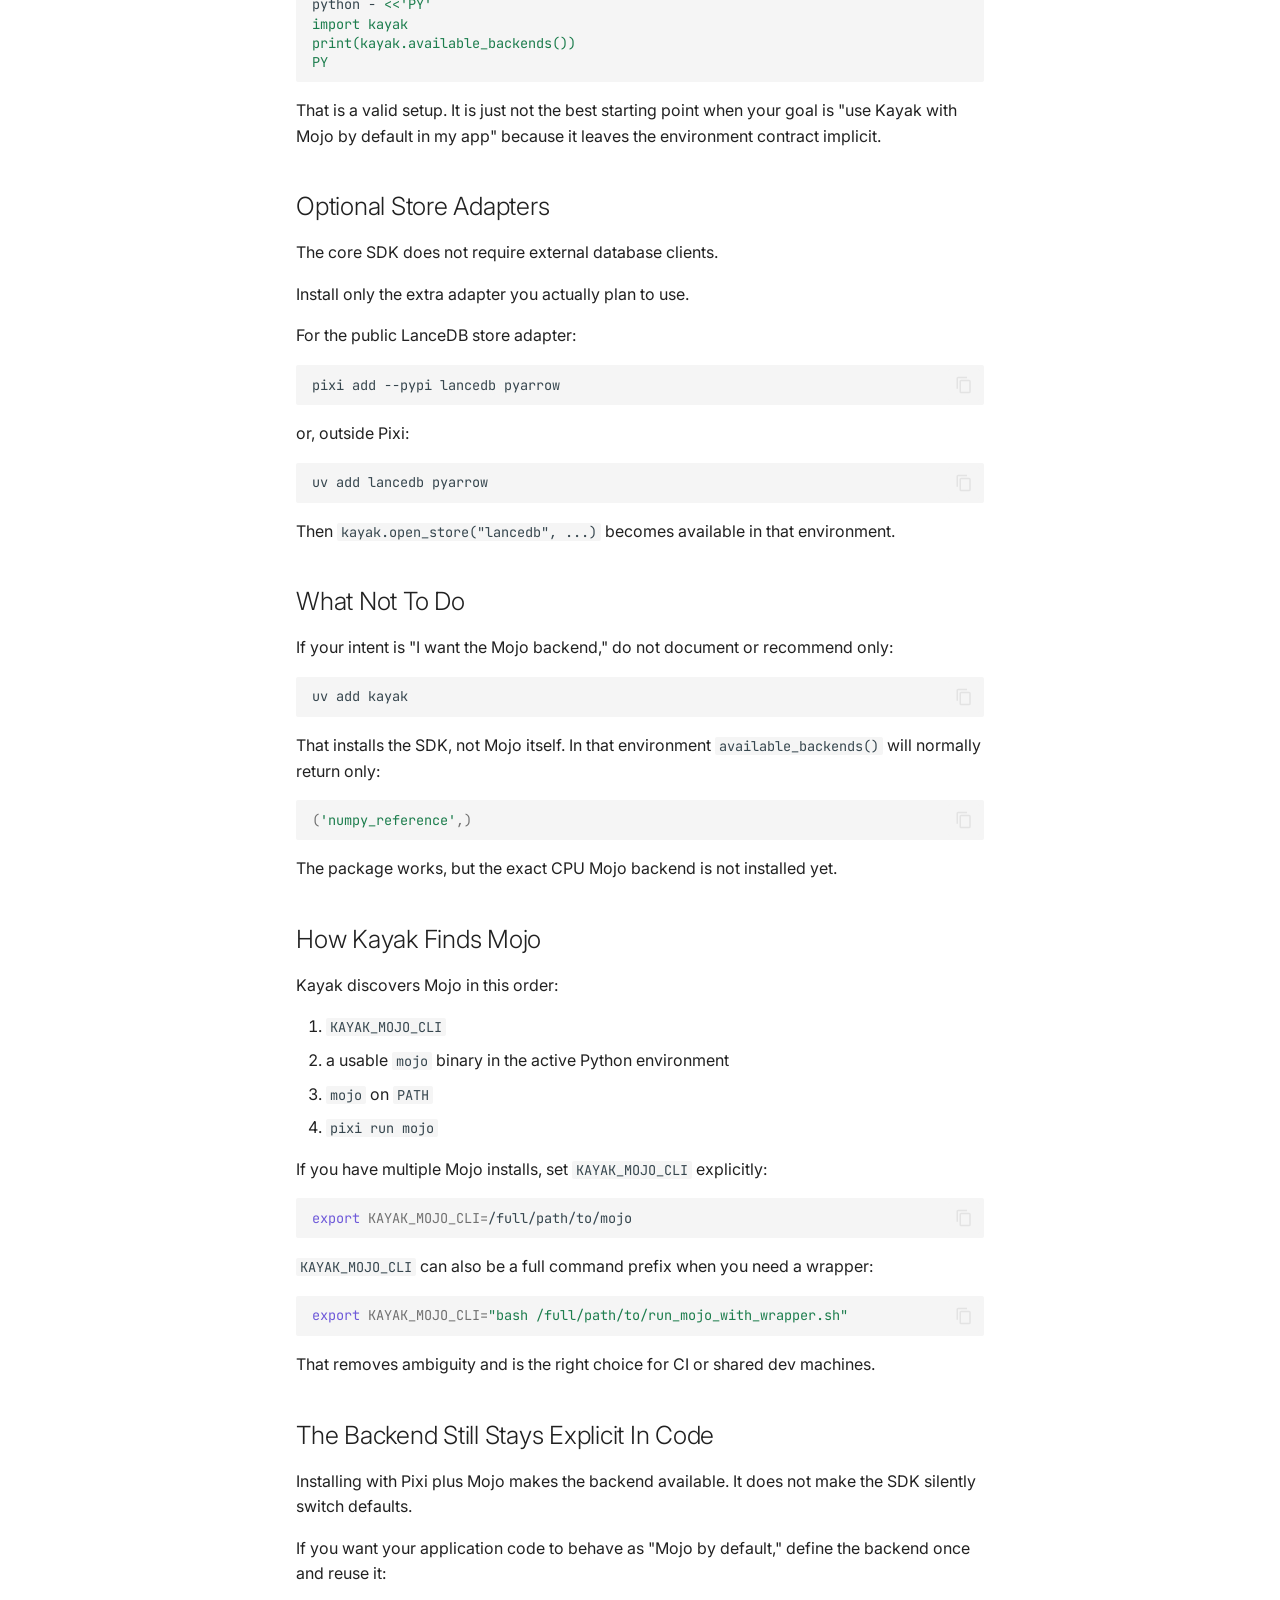
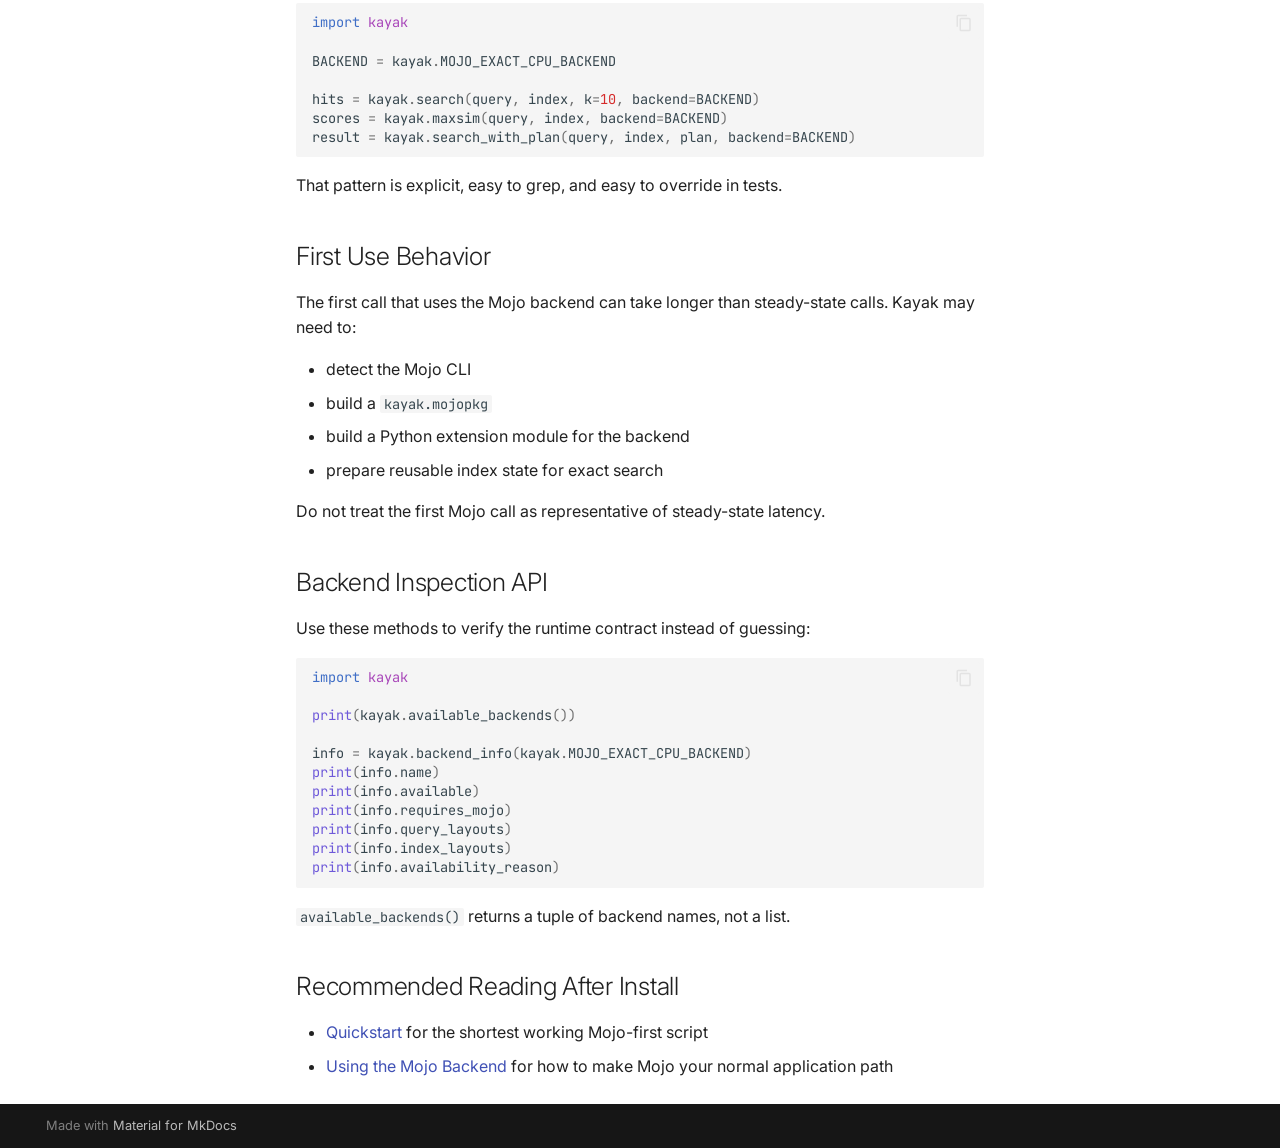
<file: installation/index.html>
<!doctype html>
<html lang="en" class="no-js">
  <head>
    
      <meta charset="utf-8">
      <meta name="viewport" content="width=device-width,initial-scale=1">
      
        <meta name="description" content="Late-interaction retrieval for Python with an explicit Mojo exact CPU backend">
      
      
      
        <link rel="canonical" href="https://docs.withkayak.com/installation/">
      
      
        <link rel="prev" href="..">
      
      
        <link rel="next" href="../quickstart/">
      
      
        
      
      
      <link rel="icon" href="../assets/images/favicon.png">
      <meta name="generator" content="mkdocs-1.6.1, mkdocs-material-9.7.6">
    
    
      
        <title>Installation - kayak</title>
      
    
    
      <link rel="stylesheet" href="../assets/stylesheets/main.484c7ddc.min.css">
      
        
        <link rel="stylesheet" href="../assets/stylesheets/palette.ab4e12ef.min.css">
      
      


    
    
      
    
    
      
        
        
        <link rel="preconnect" href="https://fonts.gstatic.com" crossorigin>
        <link rel="stylesheet" href="https://fonts.googleapis.com/css?family=Inter:300,300i,400,400i,700,700i%7CJetBrains+Mono:400,400i,700,700i&display=fallback">
        <style>:root{--md-text-font:"Inter";--md-code-font:"JetBrains Mono"}</style>
      
    
    
    <script>__md_scope=new URL("..",location),__md_hash=e=>[...e].reduce(((e,_)=>(e<<5)-e+_.charCodeAt(0)),0),__md_get=(e,_=localStorage,t=__md_scope)=>JSON.parse(_.getItem(t.pathname+"."+e)),__md_set=(e,_,t=localStorage,a=__md_scope)=>{try{t.setItem(a.pathname+"."+e,JSON.stringify(_))}catch(e){}}</script>
    
      

    
    
  </head>
  
  
    
    
      
    
    
    
    
    <body dir="ltr" data-md-color-scheme="default" data-md-color-primary="black" data-md-color-accent="indigo">
  
    
    <input class="md-toggle" data-md-toggle="drawer" type="checkbox" id="__drawer" autocomplete="off">
    <input class="md-toggle" data-md-toggle="search" type="checkbox" id="__search" autocomplete="off">
    <label class="md-overlay" for="__drawer"></label>
    <div data-md-component="skip">
      
        
        <a href="#installation" class="md-skip">
          Skip to content
        </a>
      
    </div>
    <div data-md-component="announce">
      
    </div>
    
    
      

<header class="md-header" data-md-component="header">
  <nav class="md-header__inner md-grid" aria-label="Header">
    <a href=".." title="kayak" class="md-header__button md-logo" aria-label="kayak" data-md-component="logo">
      
  
  <svg xmlns="http://www.w3.org/2000/svg" viewBox="0 0 24 24"><path d="M12 8a3 3 0 0 0 3-3 3 3 0 0 0-3-3 3 3 0 0 0-3 3 3 3 0 0 0 3 3m0 3.54C9.64 9.35 6.5 8 3 8v11c3.5 0 6.64 1.35 9 3.54 2.36-2.19 5.5-3.54 9-3.54V8c-3.5 0-6.64 1.35-9 3.54"/></svg>

    </a>
    <label class="md-header__button md-icon" for="__drawer">
      
      <svg xmlns="http://www.w3.org/2000/svg" viewBox="0 0 24 24"><path d="M3 6h18v2H3zm0 5h18v2H3zm0 5h18v2H3z"/></svg>
    </label>
    <div class="md-header__title" data-md-component="header-title">
      <div class="md-header__ellipsis">
        <div class="md-header__topic">
          <span class="md-ellipsis">
            kayak
          </span>
        </div>
        <div class="md-header__topic" data-md-component="header-topic">
          <span class="md-ellipsis">
            
              Installation
            
          </span>
        </div>
      </div>
    </div>
    
      
        <form class="md-header__option" data-md-component="palette">
  
    
    
    
    <input class="md-option" data-md-color-media="(prefers-color-scheme: light)" data-md-color-scheme="default" data-md-color-primary="black" data-md-color-accent="indigo"  aria-label="Switch to dark mode"  type="radio" name="__palette" id="__palette_0">
    
      <label class="md-header__button md-icon" title="Switch to dark mode" for="__palette_1" hidden>
        <svg xmlns="http://www.w3.org/2000/svg" viewBox="0 0 24 24"><path d="M12 8a4 4 0 0 0-4 4 4 4 0 0 0 4 4 4 4 0 0 0 4-4 4 4 0 0 0-4-4m0 10a6 6 0 0 1-6-6 6 6 0 0 1 6-6 6 6 0 0 1 6 6 6 6 0 0 1-6 6m8-9.31V4h-4.69L12 .69 8.69 4H4v4.69L.69 12 4 15.31V20h4.69L12 23.31 15.31 20H20v-4.69L23.31 12z"/></svg>
      </label>
    
  
    
    
    
    <input class="md-option" data-md-color-media="(prefers-color-scheme: dark)" data-md-color-scheme="slate" data-md-color-primary="black" data-md-color-accent="indigo"  aria-label="Switch to light mode"  type="radio" name="__palette" id="__palette_1">
    
      <label class="md-header__button md-icon" title="Switch to light mode" for="__palette_0" hidden>
        <svg xmlns="http://www.w3.org/2000/svg" viewBox="0 0 24 24"><path d="M12 18c-.89 0-1.74-.2-2.5-.55C11.56 16.5 13 14.42 13 12s-1.44-4.5-3.5-5.45C10.26 6.2 11.11 6 12 6a6 6 0 0 1 6 6 6 6 0 0 1-6 6m8-9.31V4h-4.69L12 .69 8.69 4H4v4.69L.69 12 4 15.31V20h4.69L12 23.31 15.31 20H20v-4.69L23.31 12z"/></svg>
      </label>
    
  
</form>
      
    
    
      <script>var palette=__md_get("__palette");if(palette&&palette.color){if("(prefers-color-scheme)"===palette.color.media){var media=matchMedia("(prefers-color-scheme: light)"),input=document.querySelector(media.matches?"[data-md-color-media='(prefers-color-scheme: light)']":"[data-md-color-media='(prefers-color-scheme: dark)']");palette.color.media=input.getAttribute("data-md-color-media"),palette.color.scheme=input.getAttribute("data-md-color-scheme"),palette.color.primary=input.getAttribute("data-md-color-primary"),palette.color.accent=input.getAttribute("data-md-color-accent")}for(var[key,value]of Object.entries(palette.color))document.body.setAttribute("data-md-color-"+key,value)}</script>
    
    
    
      
      
        <label class="md-header__button md-icon" for="__search">
          
          <svg xmlns="http://www.w3.org/2000/svg" viewBox="0 0 24 24"><path d="M9.5 3A6.5 6.5 0 0 1 16 9.5c0 1.61-.59 3.09-1.56 4.23l.27.27h.79l5 5-1.5 1.5-5-5v-.79l-.27-.27A6.52 6.52 0 0 1 9.5 16 6.5 6.5 0 0 1 3 9.5 6.5 6.5 0 0 1 9.5 3m0 2C7 5 5 7 5 9.5S7 14 9.5 14 14 12 14 9.5 12 5 9.5 5"/></svg>
        </label>
        <div class="md-search" data-md-component="search" role="dialog">
  <label class="md-search__overlay" for="__search"></label>
  <div class="md-search__inner" role="search">
    <form class="md-search__form" name="search">
      <input type="text" class="md-search__input" name="query" aria-label="Search" placeholder="Search" autocapitalize="off" autocorrect="off" autocomplete="off" spellcheck="false" data-md-component="search-query" required>
      <label class="md-search__icon md-icon" for="__search">
        
        <svg xmlns="http://www.w3.org/2000/svg" viewBox="0 0 24 24"><path d="M9.5 3A6.5 6.5 0 0 1 16 9.5c0 1.61-.59 3.09-1.56 4.23l.27.27h.79l5 5-1.5 1.5-5-5v-.79l-.27-.27A6.52 6.52 0 0 1 9.5 16 6.5 6.5 0 0 1 3 9.5 6.5 6.5 0 0 1 9.5 3m0 2C7 5 5 7 5 9.5S7 14 9.5 14 14 12 14 9.5 12 5 9.5 5"/></svg>
        
        <svg xmlns="http://www.w3.org/2000/svg" viewBox="0 0 24 24"><path d="M20 11v2H8l5.5 5.5-1.42 1.42L4.16 12l7.92-7.92L13.5 5.5 8 11z"/></svg>
      </label>
      <nav class="md-search__options" aria-label="Search">
        
        <button type="reset" class="md-search__icon md-icon" title="Clear" aria-label="Clear" tabindex="-1">
          
          <svg xmlns="http://www.w3.org/2000/svg" viewBox="0 0 24 24"><path d="M19 6.41 17.59 5 12 10.59 6.41 5 5 6.41 10.59 12 5 17.59 6.41 19 12 13.41 17.59 19 19 17.59 13.41 12z"/></svg>
        </button>
      </nav>
      
    </form>
    <div class="md-search__output">
      <div class="md-search__scrollwrap" tabindex="0" data-md-scrollfix>
        <div class="md-search-result" data-md-component="search-result">
          <div class="md-search-result__meta">
            Initializing search
          </div>
          <ol class="md-search-result__list" role="presentation"></ol>
        </div>
      </div>
    </div>
  </div>
</div>
      
    
    
  </nav>
  
</header>
    
    <div class="md-container" data-md-component="container">
      
      
        
          
            
<nav class="md-tabs" aria-label="Tabs" data-md-component="tabs">
  <div class="md-grid">
    <ul class="md-tabs__list">
      
        
  
  
  
  
    <li class="md-tabs__item">
      <a href=".." class="md-tabs__link">
        
  
  
    
  
  Home

      </a>
    </li>
  

      
        
  
  
  
    
  
  
    
    
      <li class="md-tabs__item md-tabs__item--active">
        <a href="./" class="md-tabs__link">
          
  
  
  Get Started

        </a>
      </li>
    
  

      
        
  
  
  
  
    
    
      <li class="md-tabs__item">
        <a href="../concepts/" class="md-tabs__link">
          
  
  
  Guides

        </a>
      </li>
    
  

      
        
  
  
  
  
    <li class="md-tabs__item">
      <a href="../api/" class="md-tabs__link">
        
  
  
    
  
  API Reference

      </a>
    </li>
  

      
    </ul>
  </div>
</nav>
          
        
      
      <main class="md-main" data-md-component="main">
        <div class="md-main__inner md-grid">
          
            
              
              <div class="md-sidebar md-sidebar--primary" data-md-component="sidebar" data-md-type="navigation" >
                <div class="md-sidebar__scrollwrap">
                  <div class="md-sidebar__inner">
                    


  


<nav class="md-nav md-nav--primary md-nav--lifted" aria-label="Navigation" data-md-level="0">
  <label class="md-nav__title" for="__drawer">
    <a href=".." title="kayak" class="md-nav__button md-logo" aria-label="kayak" data-md-component="logo">
      
  
  <svg xmlns="http://www.w3.org/2000/svg" viewBox="0 0 24 24"><path d="M12 8a3 3 0 0 0 3-3 3 3 0 0 0-3-3 3 3 0 0 0-3 3 3 3 0 0 0 3 3m0 3.54C9.64 9.35 6.5 8 3 8v11c3.5 0 6.64 1.35 9 3.54 2.36-2.19 5.5-3.54 9-3.54V8c-3.5 0-6.64 1.35-9 3.54"/></svg>

    </a>
    kayak
  </label>
  
  <ul class="md-nav__list" data-md-scrollfix>
    
      
      
  
  
  
  
    <li class="md-nav__item">
      <a href=".." class="md-nav__link">
        
  
  
  <span class="md-ellipsis">
    
  
    Home
  

    
  </span>
  
  

      </a>
    </li>
  

    
      
      
  
  
    
  
  
  
    
    
    
    
      
        
        
      
      
    
    
    <li class="md-nav__item md-nav__item--active md-nav__item--section md-nav__item--nested">
      
        
        
        <input class="md-nav__toggle md-toggle " type="checkbox" id="__nav_2" checked>
        
          
          <label class="md-nav__link" for="__nav_2" id="__nav_2_label" tabindex="">
            
  
  
  <span class="md-ellipsis">
    
  
    Get Started
  

    
  </span>
  
  

            <span class="md-nav__icon md-icon"></span>
          </label>
        
        <nav class="md-nav" data-md-level="1" aria-labelledby="__nav_2_label" aria-expanded="true">
          <label class="md-nav__title" for="__nav_2">
            <span class="md-nav__icon md-icon"></span>
            
  
    Get Started
  

          </label>
          <ul class="md-nav__list" data-md-scrollfix>
            
              
                
  
  
    
  
  
  
    <li class="md-nav__item md-nav__item--active">
      
      <input class="md-nav__toggle md-toggle" type="checkbox" id="__toc">
      
      
        
      
      
        <label class="md-nav__link md-nav__link--active" for="__toc">
          
  
  
  <span class="md-ellipsis">
    
  
    Installation
  

    
  </span>
  
  

          <span class="md-nav__icon md-icon"></span>
        </label>
      
      <a href="./" class="md-nav__link md-nav__link--active">
        
  
  
  <span class="md-ellipsis">
    
  
    Installation
  

    
  </span>
  
  

      </a>
      
        

<nav class="md-nav md-nav--secondary" aria-label="Table of contents">
  
  
  
    
  
  
    <label class="md-nav__title" for="__toc">
      <span class="md-nav__icon md-icon"></span>
      Table of contents
    </label>
    <ul class="md-nav__list" data-md-component="toc" data-md-scrollfix>
      
        <li class="md-nav__item">
  <a href="#the-short-version" class="md-nav__link">
    <span class="md-ellipsis">
      
        The Short Version
      
    </span>
  </a>
  
</li>
      
        <li class="md-nav__item">
  <a href="#recommended-pixi-plus-mojo-plus-kayak" class="md-nav__link">
    <span class="md-ellipsis">
      
        Recommended: Pixi Plus Mojo Plus Kayak
      
    </span>
  </a>
  
</li>
      
        <li class="md-nav__item">
  <a href="#if-you-already-have-mojo-installed" class="md-nav__link">
    <span class="md-ellipsis">
      
        If You Already Have Mojo Installed
      
    </span>
  </a>
  
</li>
      
        <li class="md-nav__item">
  <a href="#optional-store-adapters" class="md-nav__link">
    <span class="md-ellipsis">
      
        Optional Store Adapters
      
    </span>
  </a>
  
</li>
      
        <li class="md-nav__item">
  <a href="#what-not-to-do" class="md-nav__link">
    <span class="md-ellipsis">
      
        What Not To Do
      
    </span>
  </a>
  
</li>
      
        <li class="md-nav__item">
  <a href="#how-kayak-finds-mojo" class="md-nav__link">
    <span class="md-ellipsis">
      
        How Kayak Finds Mojo
      
    </span>
  </a>
  
</li>
      
        <li class="md-nav__item">
  <a href="#the-backend-still-stays-explicit-in-code" class="md-nav__link">
    <span class="md-ellipsis">
      
        The Backend Still Stays Explicit In Code
      
    </span>
  </a>
  
</li>
      
        <li class="md-nav__item">
  <a href="#first-use-behavior" class="md-nav__link">
    <span class="md-ellipsis">
      
        First Use Behavior
      
    </span>
  </a>
  
</li>
      
        <li class="md-nav__item">
  <a href="#backend-inspection-api" class="md-nav__link">
    <span class="md-ellipsis">
      
        Backend Inspection API
      
    </span>
  </a>
  
</li>
      
        <li class="md-nav__item">
  <a href="#recommended-reading-after-install" class="md-nav__link">
    <span class="md-ellipsis">
      
        Recommended Reading After Install
      
    </span>
  </a>
  
</li>
      
    </ul>
  
</nav>
      
    </li>
  

              
            
              
                
  
  
  
  
    <li class="md-nav__item">
      <a href="../quickstart/" class="md-nav__link">
        
  
  
  <span class="md-ellipsis">
    
  
    Quickstart
  

    
  </span>
  
  

      </a>
    </li>
  

              
            
              
                
  
  
  
  
    <li class="md-nav__item">
      <a href="../usage-patterns/" class="md-nav__link">
        
  
  
  <span class="md-ellipsis">
    
  
    Usage Patterns
  

    
  </span>
  
  

      </a>
    </li>
  

              
            
              
                
  
  
  
  
    <li class="md-nav__item">
      <a href="../storage-and-search/" class="md-nav__link">
        
  
  
  <span class="md-ellipsis">
    
  
    Storage + Search
  

    
  </span>
  
  

      </a>
    </li>
  

              
            
              
                
  
  
  
  
    <li class="md-nav__item">
      <a href="../mojo-backend/" class="md-nav__link">
        
  
  
  <span class="md-ellipsis">
    
  
    Using the Mojo Backend
  

    
  </span>
  
  

      </a>
    </li>
  

              
            
          </ul>
        </nav>
      
    </li>
  

    
      
      
  
  
  
  
    
    
    
    
      
      
    
    
    <li class="md-nav__item md-nav__item--nested">
      
        
        
        <input class="md-nav__toggle md-toggle " type="checkbox" id="__nav_3" >
        
          
          <label class="md-nav__link" for="__nav_3" id="__nav_3_label" tabindex="0">
            
  
  
  <span class="md-ellipsis">
    
  
    Guides
  

    
  </span>
  
  

            <span class="md-nav__icon md-icon"></span>
          </label>
        
        <nav class="md-nav" data-md-level="1" aria-labelledby="__nav_3_label" aria-expanded="false">
          <label class="md-nav__title" for="__nav_3">
            <span class="md-nav__icon md-icon"></span>
            
  
    Guides
  

          </label>
          <ul class="md-nav__list" data-md-scrollfix>
            
              
                
  
  
  
  
    <li class="md-nav__item">
      <a href="../concepts/" class="md-nav__link">
        
  
  
  <span class="md-ellipsis">
    
  
    Late Interaction
  

    
  </span>
  
  

      </a>
    </li>
  

              
            
              
                
  
  
  
  
    <li class="md-nav__item">
      <a href="../search-plans/" class="md-nav__link">
        
  
  
  <span class="md-ellipsis">
    
  
    Search Plans
  

    
  </span>
  
  

      </a>
    </li>
  

              
            
              
                
  
  
  
  
    <li class="md-nav__item">
      <a href="../vector-databases/" class="md-nav__link">
        
  
  
  <span class="md-ellipsis">
    
  
    Vector Databases
  

    
  </span>
  
  

      </a>
    </li>
  

              
            
          </ul>
        </nav>
      
    </li>
  

    
      
      
  
  
  
  
    <li class="md-nav__item">
      <a href="../api/" class="md-nav__link">
        
  
  
  <span class="md-ellipsis">
    
  
    API Reference
  

    
  </span>
  
  

      </a>
    </li>
  

    
  </ul>
</nav>
                  </div>
                </div>
              </div>
            
            
              
              <div class="md-sidebar md-sidebar--secondary" data-md-component="sidebar" data-md-type="toc" >
                <div class="md-sidebar__scrollwrap">
                  <div class="md-sidebar__inner">
                    

<nav class="md-nav md-nav--secondary" aria-label="Table of contents">
  
  
  
    
  
  
    <label class="md-nav__title" for="__toc">
      <span class="md-nav__icon md-icon"></span>
      Table of contents
    </label>
    <ul class="md-nav__list" data-md-component="toc" data-md-scrollfix>
      
        <li class="md-nav__item">
  <a href="#the-short-version" class="md-nav__link">
    <span class="md-ellipsis">
      
        The Short Version
      
    </span>
  </a>
  
</li>
      
        <li class="md-nav__item">
  <a href="#recommended-pixi-plus-mojo-plus-kayak" class="md-nav__link">
    <span class="md-ellipsis">
      
        Recommended: Pixi Plus Mojo Plus Kayak
      
    </span>
  </a>
  
</li>
      
        <li class="md-nav__item">
  <a href="#if-you-already-have-mojo-installed" class="md-nav__link">
    <span class="md-ellipsis">
      
        If You Already Have Mojo Installed
      
    </span>
  </a>
  
</li>
      
        <li class="md-nav__item">
  <a href="#optional-store-adapters" class="md-nav__link">
    <span class="md-ellipsis">
      
        Optional Store Adapters
      
    </span>
  </a>
  
</li>
      
        <li class="md-nav__item">
  <a href="#what-not-to-do" class="md-nav__link">
    <span class="md-ellipsis">
      
        What Not To Do
      
    </span>
  </a>
  
</li>
      
        <li class="md-nav__item">
  <a href="#how-kayak-finds-mojo" class="md-nav__link">
    <span class="md-ellipsis">
      
        How Kayak Finds Mojo
      
    </span>
  </a>
  
</li>
      
        <li class="md-nav__item">
  <a href="#the-backend-still-stays-explicit-in-code" class="md-nav__link">
    <span class="md-ellipsis">
      
        The Backend Still Stays Explicit In Code
      
    </span>
  </a>
  
</li>
      
        <li class="md-nav__item">
  <a href="#first-use-behavior" class="md-nav__link">
    <span class="md-ellipsis">
      
        First Use Behavior
      
    </span>
  </a>
  
</li>
      
        <li class="md-nav__item">
  <a href="#backend-inspection-api" class="md-nav__link">
    <span class="md-ellipsis">
      
        Backend Inspection API
      
    </span>
  </a>
  
</li>
      
        <li class="md-nav__item">
  <a href="#recommended-reading-after-install" class="md-nav__link">
    <span class="md-ellipsis">
      
        Recommended Reading After Install
      
    </span>
  </a>
  
</li>
      
    </ul>
  
</nav>
                  </div>
                </div>
              </div>
            
          
          
            <div class="md-content" data-md-component="content">
              
              <article class="md-content__inner md-typeset">
                
                  



<h1 id="installation">Installation</h1>
<h2 id="the-short-version">The Short Version</h2>
<p>If you want the Mojo backend, install <code>kayak</code> into a Pixi environment that
already has Mojo.</p>
<p>If you install only the Python package with <code>uv add kayak</code> or <code>pip install
kayak</code>, Kayak will still work, but it will default to the NumPy reference
backend because no Mojo CLI is available.</p>
<p>Kayak wheels bundle the Mojo backend they were built with. If your first
<code>mojo_exact_cpu</code> call reports that the bundled backend and the active Mojo
compiler do not match, upgrade <code>kayak</code> and <code>mojo</code> together so both come from
compatible releases.</p>
<p>That distinction is verified in the code:</p>
<ul>
<li><code>numpy_reference</code> is always available</li>
<li><code>mojo_exact_cpu</code> appears only when Kayak can find a usable <code>mojo</code> command</li>
<li>Kayak never auto-switches from NumPy to Mojo just because Mojo is present</li>
</ul>
<h2 id="recommended-pixi-plus-mojo-plus-kayak">Recommended: Pixi Plus Mojo Plus Kayak</h2>
<p>Kayak currently validates the Mojo dependency in the range:</p>
<div class="highlight"><pre><span></span><code><a id="__codelineno-0-1" name="__codelineno-0-1" href="#__codelineno-0-1"></a>&gt;=0.26.3.0.dev2026041020,&lt;0.27
</code></pre></div>
<p>Inside a Pixi workspace that already includes Modular's <code>max-nightly</code> channel
and <code>conda-forge</code>, install the Python runtime, Mojo, and Kayak together:</p>
<div class="highlight"><pre><span></span><code><a id="__codelineno-1-1" name="__codelineno-1-1" href="#__codelineno-1-1"></a>pixi<span class="w"> </span>add<span class="w"> </span><span class="nv">python</span><span class="o">=</span><span class="m">3</span>.11<span class="w"> </span><span class="s2">&quot;mojo&gt;=0.26.3.0.dev2026041020,&lt;0.27&quot;</span>
<a id="__codelineno-1-2" name="__codelineno-1-2" href="#__codelineno-1-2"></a>pixi<span class="w"> </span>add<span class="w"> </span>--pypi<span class="w"> </span>kayak
</code></pre></div>
<p>Then verify that Kayak can see the backend:</p>
<div class="highlight"><pre><span></span><code><a id="__codelineno-2-1" name="__codelineno-2-1" href="#__codelineno-2-1"></a>pixi<span class="w"> </span>run<span class="w"> </span>python<span class="w"> </span>-<span class="w"> </span><span class="s">&lt;&lt;&#39;PY&#39;</span>
<a id="__codelineno-2-2" name="__codelineno-2-2" href="#__codelineno-2-2"></a><span class="s">import kayak</span>
<a id="__codelineno-2-3" name="__codelineno-2-3" href="#__codelineno-2-3"></a>
<a id="__codelineno-2-4" name="__codelineno-2-4" href="#__codelineno-2-4"></a><span class="s">print(kayak.available_backends())</span>
<a id="__codelineno-2-5" name="__codelineno-2-5" href="#__codelineno-2-5"></a><span class="s">info = kayak.backend_info(kayak.MOJO_EXACT_CPU_BACKEND)</span>
<a id="__codelineno-2-6" name="__codelineno-2-6" href="#__codelineno-2-6"></a><span class="s">print(info.available)</span>
<a id="__codelineno-2-7" name="__codelineno-2-7" href="#__codelineno-2-7"></a><span class="s">print(info.availability_reason)</span>
<a id="__codelineno-2-8" name="__codelineno-2-8" href="#__codelineno-2-8"></a><span class="s">PY</span>
</code></pre></div>
<p>Expected shape:</p>
<div class="highlight"><pre><span></span><code><a id="__codelineno-3-1" name="__codelineno-3-1" href="#__codelineno-3-1"></a><span class="p">(</span><span class="s1">&#39;numpy_reference&#39;</span><span class="p">,</span> <span class="s1">&#39;mojo_exact_cpu&#39;</span><span class="p">)</span>
<a id="__codelineno-3-2" name="__codelineno-3-2" href="#__codelineno-3-2"></a><span class="kc">True</span>
<a id="__codelineno-3-3" name="__codelineno-3-3" href="#__codelineno-3-3"></a><span class="s1">&#39;Kayak can invoke Mojo via: ...&#39;</span>
</code></pre></div>
<p>This is the setup to recommend if you want your normal development environment
to be Mojo-capable.</p>
<h2 id="if-you-already-have-mojo-installed">If You Already Have Mojo Installed</h2>
<p>If you already have a working <code>mojo</code> CLI in the same Python environment, or on
<code>PATH</code>, installing the Python package is enough:</p>
<div class="highlight"><pre><span></span><code><a id="__codelineno-4-1" name="__codelineno-4-1" href="#__codelineno-4-1"></a>pip<span class="w"> </span>install<span class="w"> </span>kayak
<a id="__codelineno-4-2" name="__codelineno-4-2" href="#__codelineno-4-2"></a>mojo<span class="w"> </span>--version
<a id="__codelineno-4-3" name="__codelineno-4-3" href="#__codelineno-4-3"></a>python<span class="w"> </span>-<span class="w"> </span><span class="s">&lt;&lt;&#39;PY&#39;</span>
<a id="__codelineno-4-4" name="__codelineno-4-4" href="#__codelineno-4-4"></a><span class="s">import kayak</span>
<a id="__codelineno-4-5" name="__codelineno-4-5" href="#__codelineno-4-5"></a><span class="s">print(kayak.available_backends())</span>
<a id="__codelineno-4-6" name="__codelineno-4-6" href="#__codelineno-4-6"></a><span class="s">PY</span>
</code></pre></div>
<p>That is a valid setup. It is just not the best starting point when your goal is
"use Kayak with Mojo by default in my app" because it leaves the environment
contract implicit.</p>
<h2 id="optional-store-adapters">Optional Store Adapters</h2>
<p>The core SDK does not require external database clients.</p>
<p>Install only the extra adapter you actually plan to use.</p>
<p>For the public LanceDB store adapter:</p>
<div class="highlight"><pre><span></span><code><a id="__codelineno-5-1" name="__codelineno-5-1" href="#__codelineno-5-1"></a>pixi<span class="w"> </span>add<span class="w"> </span>--pypi<span class="w"> </span>lancedb<span class="w"> </span>pyarrow
</code></pre></div>
<p>or, outside Pixi:</p>
<div class="highlight"><pre><span></span><code><a id="__codelineno-6-1" name="__codelineno-6-1" href="#__codelineno-6-1"></a>uv<span class="w"> </span>add<span class="w"> </span>lancedb<span class="w"> </span>pyarrow
</code></pre></div>
<p>Then <code>kayak.open_store("lancedb", ...)</code> becomes available in that environment.</p>
<h2 id="what-not-to-do">What Not To Do</h2>
<p>If your intent is "I want the Mojo backend," do not document or recommend only:</p>
<div class="highlight"><pre><span></span><code><a id="__codelineno-7-1" name="__codelineno-7-1" href="#__codelineno-7-1"></a>uv<span class="w"> </span>add<span class="w"> </span>kayak
</code></pre></div>
<p>That installs the SDK, not Mojo itself. In that environment <code>available_backends()</code>
will normally return only:</p>
<div class="highlight"><pre><span></span><code><a id="__codelineno-8-1" name="__codelineno-8-1" href="#__codelineno-8-1"></a><span class="p">(</span><span class="s1">&#39;numpy_reference&#39;</span><span class="p">,)</span>
</code></pre></div>
<p>The package works, but the exact CPU Mojo backend is not installed yet.</p>
<h2 id="how-kayak-finds-mojo">How Kayak Finds Mojo</h2>
<p>Kayak discovers Mojo in this order:</p>
<ol>
<li><code>KAYAK_MOJO_CLI</code></li>
<li>a usable <code>mojo</code> binary in the active Python environment</li>
<li><code>mojo</code> on <code>PATH</code></li>
<li><code>pixi run mojo</code></li>
</ol>
<p>If you have multiple Mojo installs, set <code>KAYAK_MOJO_CLI</code> explicitly:</p>
<div class="highlight"><pre><span></span><code><a id="__codelineno-9-1" name="__codelineno-9-1" href="#__codelineno-9-1"></a><span class="nb">export</span><span class="w"> </span><span class="nv">KAYAK_MOJO_CLI</span><span class="o">=</span>/full/path/to/mojo
</code></pre></div>
<p><code>KAYAK_MOJO_CLI</code> can also be a full command prefix when you need a wrapper:</p>
<div class="highlight"><pre><span></span><code><a id="__codelineno-10-1" name="__codelineno-10-1" href="#__codelineno-10-1"></a><span class="nb">export</span><span class="w"> </span><span class="nv">KAYAK_MOJO_CLI</span><span class="o">=</span><span class="s2">&quot;bash /full/path/to/run_mojo_with_wrapper.sh&quot;</span>
</code></pre></div>
<p>That removes ambiguity and is the right choice for CI or shared dev machines.</p>
<h2 id="the-backend-still-stays-explicit-in-code">The Backend Still Stays Explicit In Code</h2>
<p>Installing with Pixi plus Mojo makes the backend available. It does not make the
SDK silently switch defaults.</p>
<p>If you want your application code to behave as "Mojo by default," define the
backend once and reuse it:</p>
<div class="highlight"><pre><span></span><code><a id="__codelineno-11-1" name="__codelineno-11-1" href="#__codelineno-11-1"></a><span class="kn">import</span><span class="w"> </span><span class="nn">kayak</span>
<a id="__codelineno-11-2" name="__codelineno-11-2" href="#__codelineno-11-2"></a>
<a id="__codelineno-11-3" name="__codelineno-11-3" href="#__codelineno-11-3"></a><span class="n">BACKEND</span> <span class="o">=</span> <span class="n">kayak</span><span class="o">.</span><span class="n">MOJO_EXACT_CPU_BACKEND</span>
<a id="__codelineno-11-4" name="__codelineno-11-4" href="#__codelineno-11-4"></a>
<a id="__codelineno-11-5" name="__codelineno-11-5" href="#__codelineno-11-5"></a><span class="n">hits</span> <span class="o">=</span> <span class="n">kayak</span><span class="o">.</span><span class="n">search</span><span class="p">(</span><span class="n">query</span><span class="p">,</span> <span class="n">index</span><span class="p">,</span> <span class="n">k</span><span class="o">=</span><span class="mi">10</span><span class="p">,</span> <span class="n">backend</span><span class="o">=</span><span class="n">BACKEND</span><span class="p">)</span>
<a id="__codelineno-11-6" name="__codelineno-11-6" href="#__codelineno-11-6"></a><span class="n">scores</span> <span class="o">=</span> <span class="n">kayak</span><span class="o">.</span><span class="n">maxsim</span><span class="p">(</span><span class="n">query</span><span class="p">,</span> <span class="n">index</span><span class="p">,</span> <span class="n">backend</span><span class="o">=</span><span class="n">BACKEND</span><span class="p">)</span>
<a id="__codelineno-11-7" name="__codelineno-11-7" href="#__codelineno-11-7"></a><span class="n">result</span> <span class="o">=</span> <span class="n">kayak</span><span class="o">.</span><span class="n">search_with_plan</span><span class="p">(</span><span class="n">query</span><span class="p">,</span> <span class="n">index</span><span class="p">,</span> <span class="n">plan</span><span class="p">,</span> <span class="n">backend</span><span class="o">=</span><span class="n">BACKEND</span><span class="p">)</span>
</code></pre></div>
<p>That pattern is explicit, easy to grep, and easy to override in tests.</p>
<h2 id="first-use-behavior">First Use Behavior</h2>
<p>The first call that uses the Mojo backend can take longer than steady-state
calls. Kayak may need to:</p>
<ul>
<li>detect the Mojo CLI</li>
<li>build a <code>kayak.mojopkg</code></li>
<li>build a Python extension module for the backend</li>
<li>prepare reusable index state for exact search</li>
</ul>
<p>Do not treat the first Mojo call as representative of steady-state latency.</p>
<h2 id="backend-inspection-api">Backend Inspection API</h2>
<p>Use these methods to verify the runtime contract instead of guessing:</p>
<div class="highlight"><pre><span></span><code><a id="__codelineno-12-1" name="__codelineno-12-1" href="#__codelineno-12-1"></a><span class="kn">import</span><span class="w"> </span><span class="nn">kayak</span>
<a id="__codelineno-12-2" name="__codelineno-12-2" href="#__codelineno-12-2"></a>
<a id="__codelineno-12-3" name="__codelineno-12-3" href="#__codelineno-12-3"></a><span class="nb">print</span><span class="p">(</span><span class="n">kayak</span><span class="o">.</span><span class="n">available_backends</span><span class="p">())</span>
<a id="__codelineno-12-4" name="__codelineno-12-4" href="#__codelineno-12-4"></a>
<a id="__codelineno-12-5" name="__codelineno-12-5" href="#__codelineno-12-5"></a><span class="n">info</span> <span class="o">=</span> <span class="n">kayak</span><span class="o">.</span><span class="n">backend_info</span><span class="p">(</span><span class="n">kayak</span><span class="o">.</span><span class="n">MOJO_EXACT_CPU_BACKEND</span><span class="p">)</span>
<a id="__codelineno-12-6" name="__codelineno-12-6" href="#__codelineno-12-6"></a><span class="nb">print</span><span class="p">(</span><span class="n">info</span><span class="o">.</span><span class="n">name</span><span class="p">)</span>
<a id="__codelineno-12-7" name="__codelineno-12-7" href="#__codelineno-12-7"></a><span class="nb">print</span><span class="p">(</span><span class="n">info</span><span class="o">.</span><span class="n">available</span><span class="p">)</span>
<a id="__codelineno-12-8" name="__codelineno-12-8" href="#__codelineno-12-8"></a><span class="nb">print</span><span class="p">(</span><span class="n">info</span><span class="o">.</span><span class="n">requires_mojo</span><span class="p">)</span>
<a id="__codelineno-12-9" name="__codelineno-12-9" href="#__codelineno-12-9"></a><span class="nb">print</span><span class="p">(</span><span class="n">info</span><span class="o">.</span><span class="n">query_layouts</span><span class="p">)</span>
<a id="__codelineno-12-10" name="__codelineno-12-10" href="#__codelineno-12-10"></a><span class="nb">print</span><span class="p">(</span><span class="n">info</span><span class="o">.</span><span class="n">index_layouts</span><span class="p">)</span>
<a id="__codelineno-12-11" name="__codelineno-12-11" href="#__codelineno-12-11"></a><span class="nb">print</span><span class="p">(</span><span class="n">info</span><span class="o">.</span><span class="n">availability_reason</span><span class="p">)</span>
</code></pre></div>
<p><code>available_backends()</code> returns a tuple of backend names, not a list.</p>
<h2 id="recommended-reading-after-install">Recommended Reading After Install</h2>
<ul>
<li><a href="../quickstart/">Quickstart</a> for the shortest working Mojo-first script</li>
<li><a href="../mojo-backend/">Using the Mojo Backend</a> for how to make Mojo your normal application path</li>
</ul>












                
              </article>
            </div>
          
          
<script>var target=document.getElementById(location.hash.slice(1));target&&target.name&&(target.checked=target.name.startsWith("__tabbed_"))</script>
        </div>
        
          <button type="button" class="md-top md-icon" data-md-component="top" hidden>
  
  <svg xmlns="http://www.w3.org/2000/svg" viewBox="0 0 24 24"><path d="M13 20h-2V8l-5.5 5.5-1.42-1.42L12 4.16l7.92 7.92-1.42 1.42L13 8z"/></svg>
  Back to top
</button>
        
      </main>
      
        <footer class="md-footer">
  
  <div class="md-footer-meta md-typeset">
    <div class="md-footer-meta__inner md-grid">
      <div class="md-copyright">
  
  
    Made with
    <a href="https://squidfunk.github.io/mkdocs-material/" target="_blank" rel="noopener">
      Material for MkDocs
    </a>
  
</div>
      
    </div>
  </div>
</footer>
      
    </div>
    <div class="md-dialog" data-md-component="dialog">
      <div class="md-dialog__inner md-typeset"></div>
    </div>
    
    
    
      
      
      <script id="__config" type="application/json">{"annotate": null, "base": "..", "features": ["navigation.tabs", "navigation.top", "search.highlight", "content.code.copy", "content.code.annotate"], "search": "../assets/javascripts/workers/search.2c215733.min.js", "tags": null, "translations": {"clipboard.copied": "Copied to clipboard", "clipboard.copy": "Copy to clipboard", "search.result.more.one": "1 more on this page", "search.result.more.other": "# more on this page", "search.result.none": "No matching documents", "search.result.one": "1 matching document", "search.result.other": "# matching documents", "search.result.placeholder": "Type to start searching", "search.result.term.missing": "Missing", "select.version": "Select version"}, "version": null}</script>
    
    
      <script src="../assets/javascripts/bundle.79ae519e.min.js"></script>
      
    
  </body>
</html>
</file>
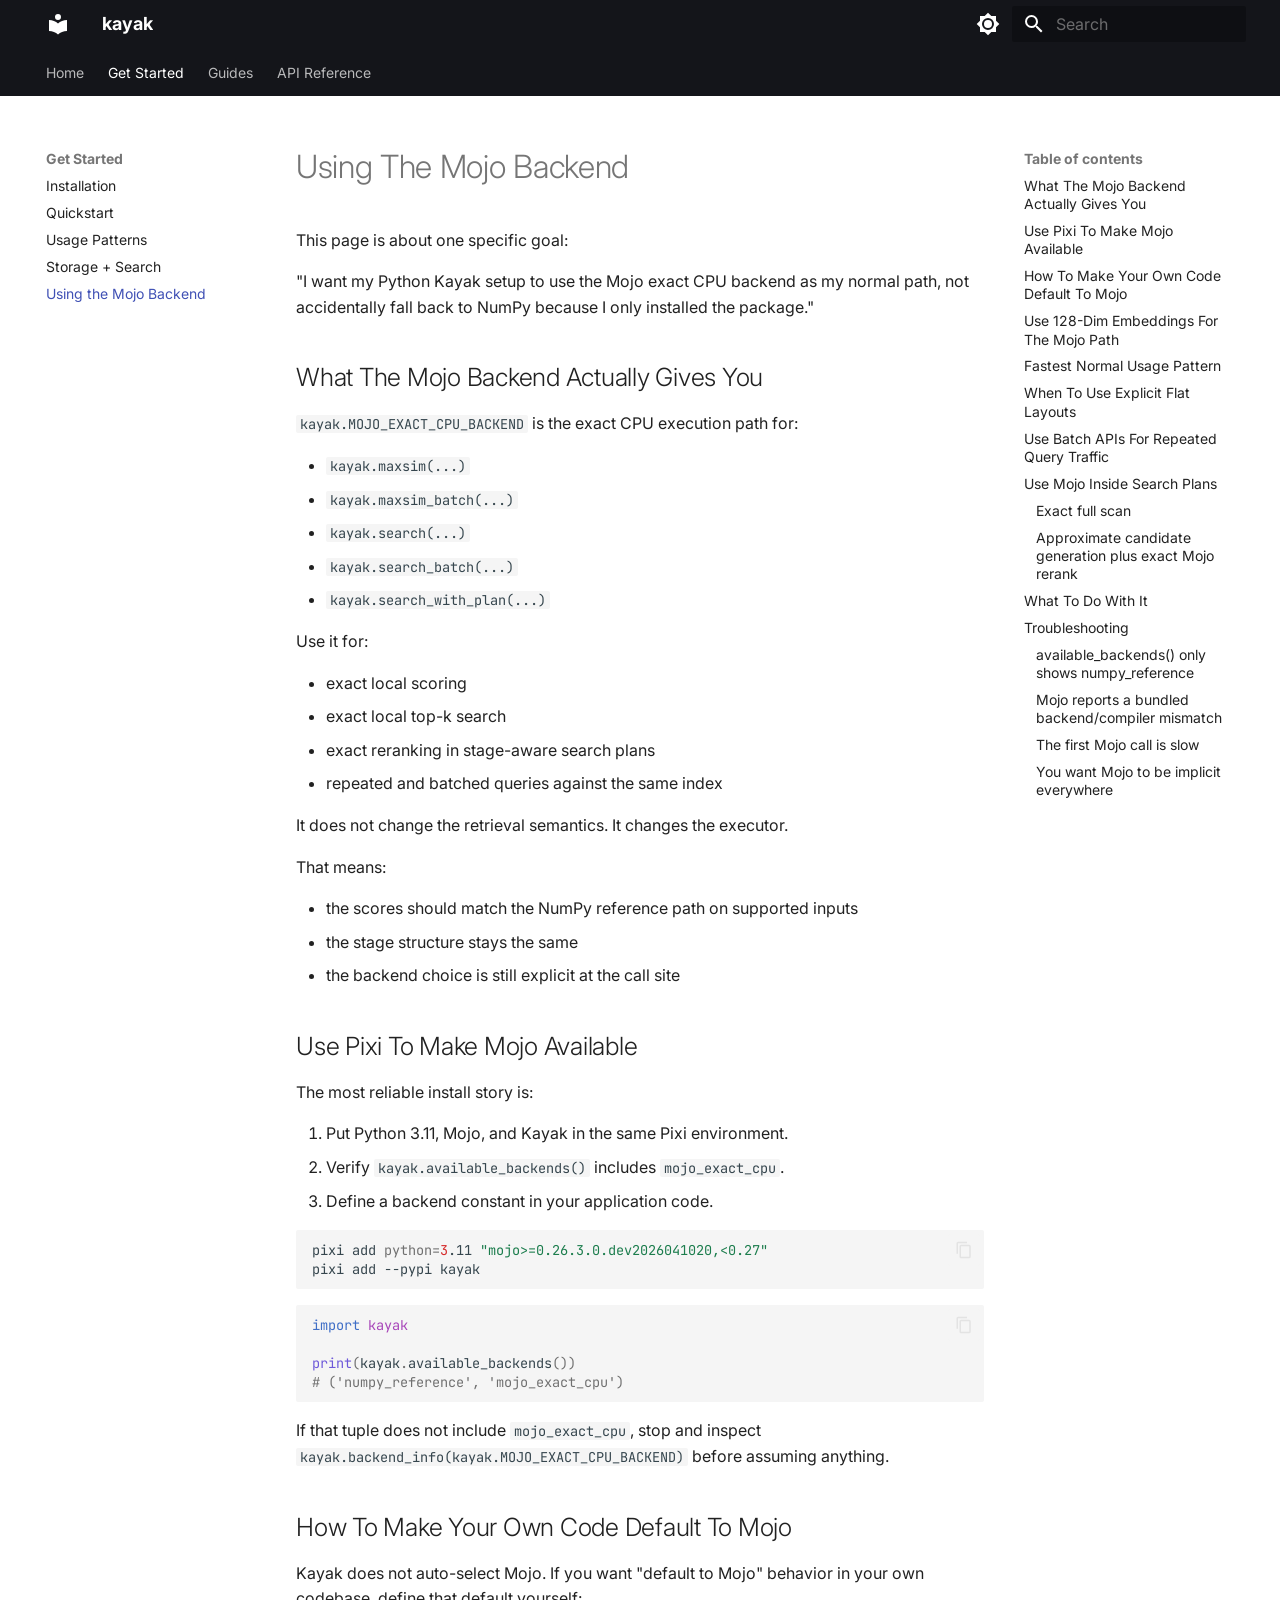
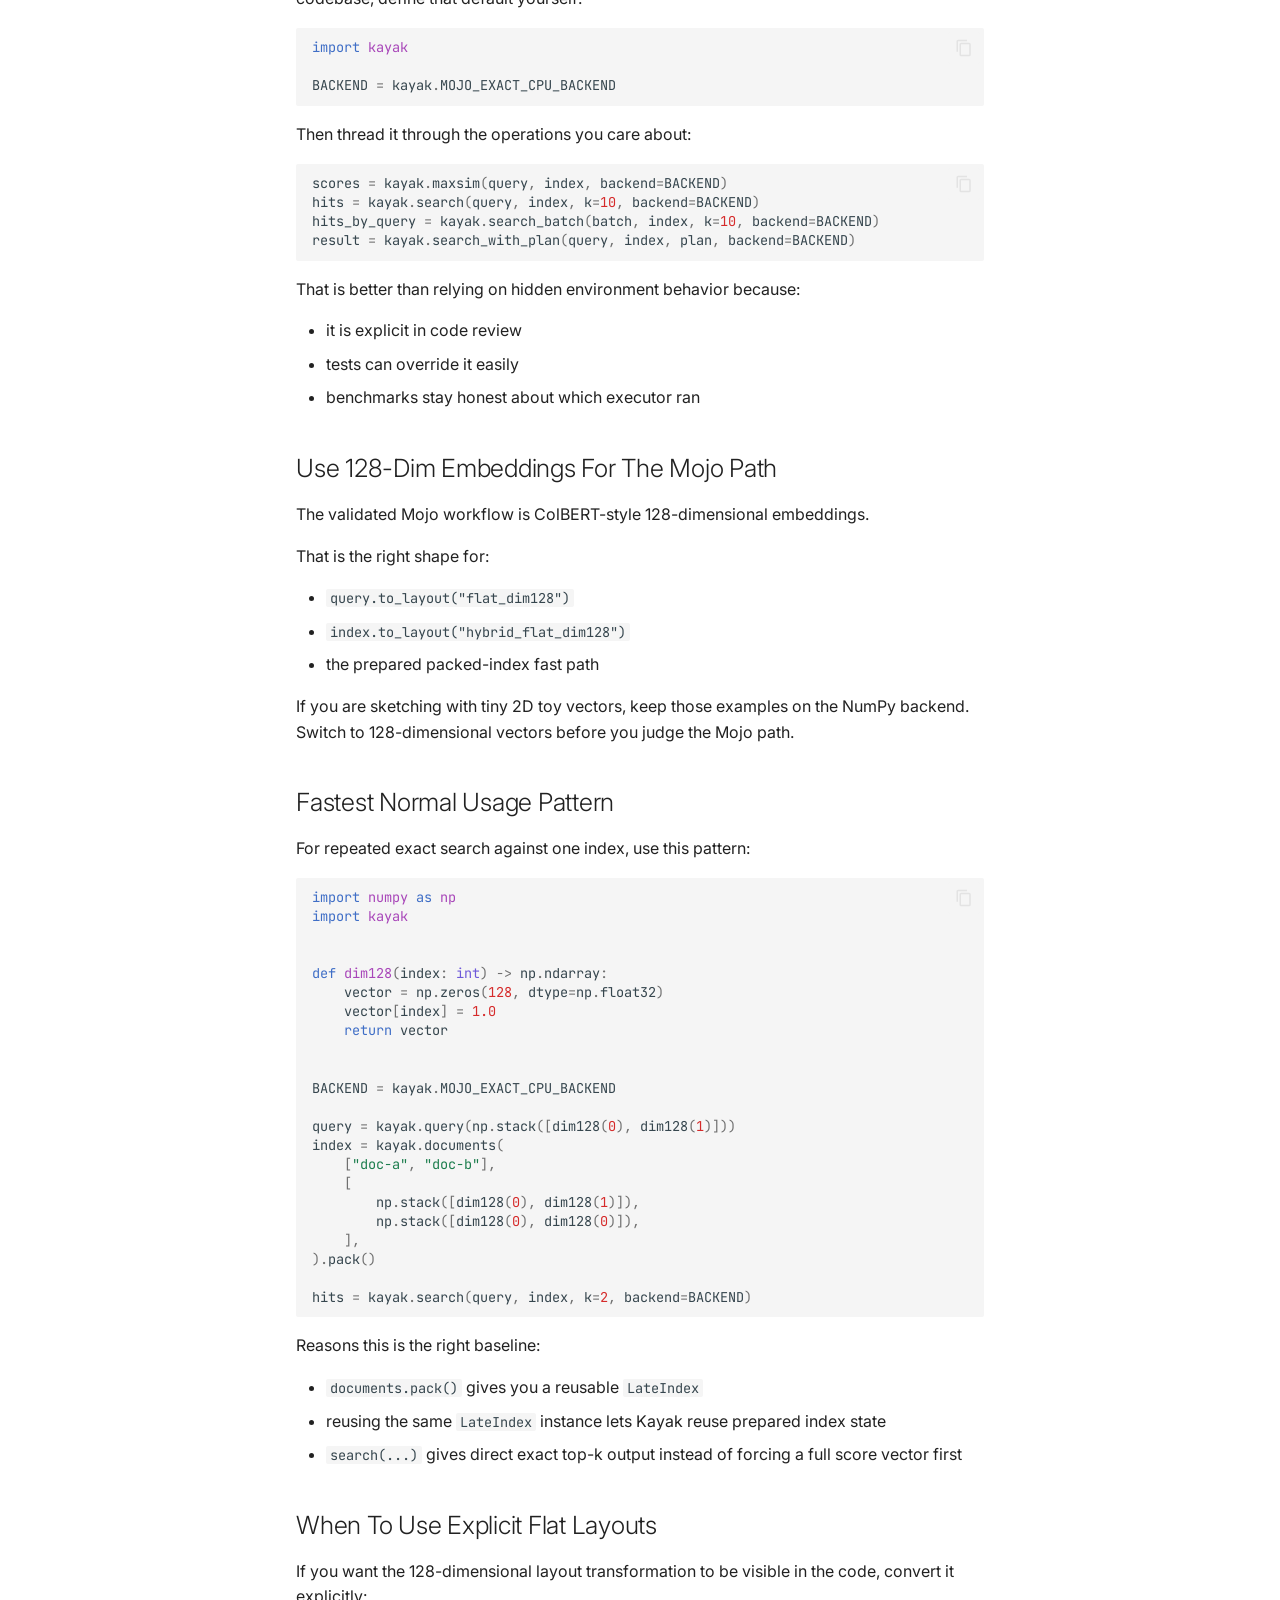
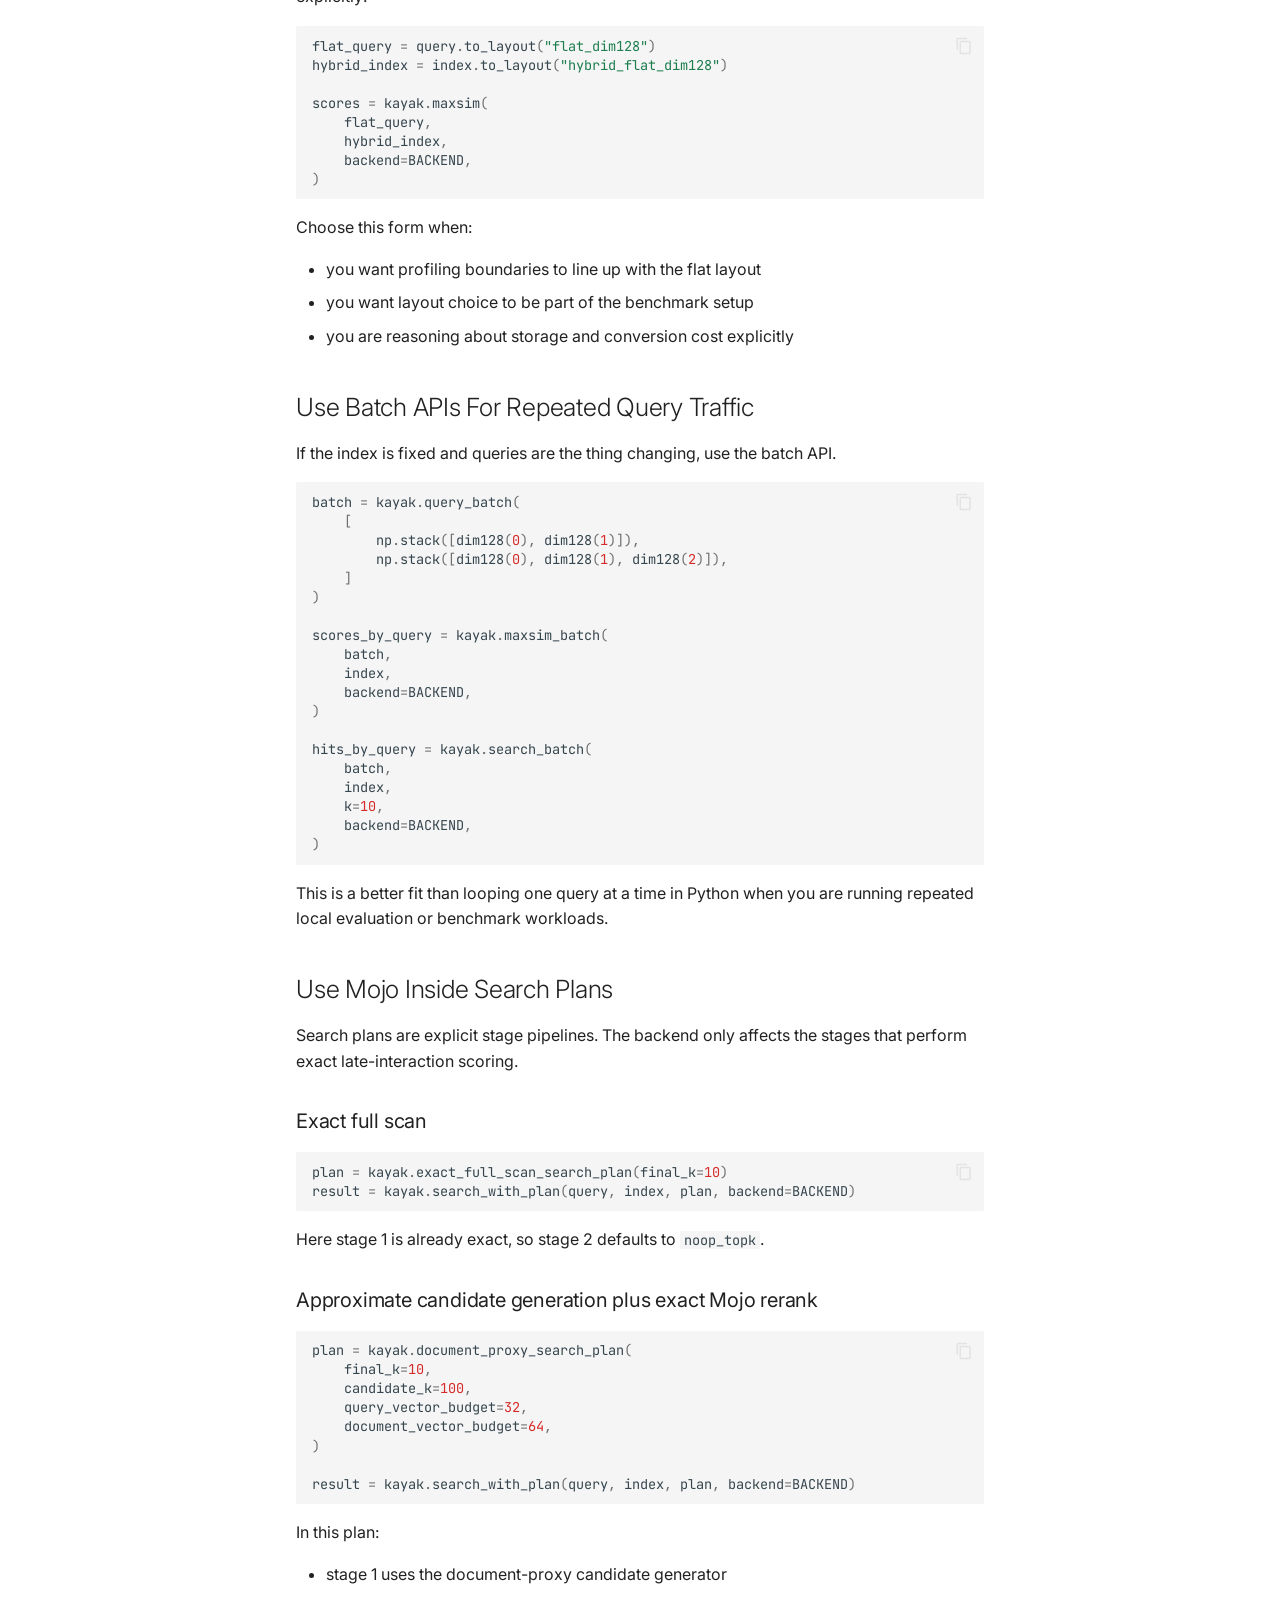
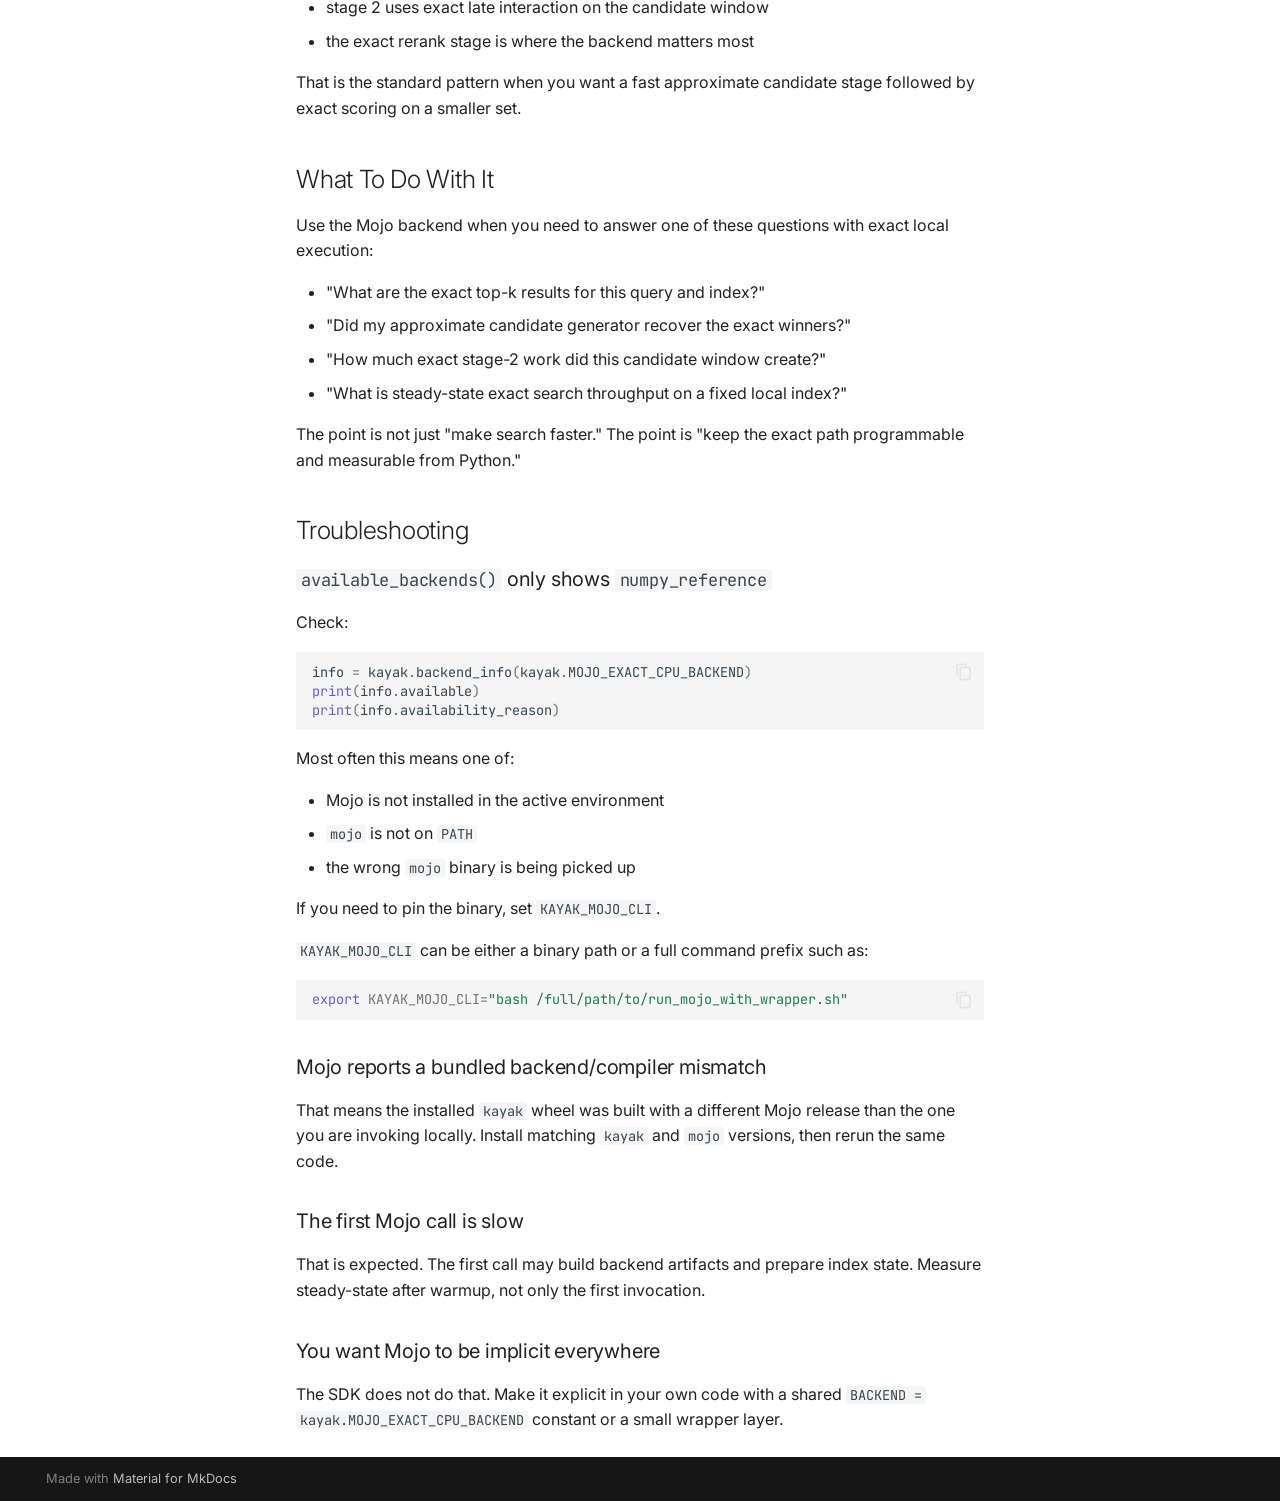
<file: mojo-backend/index.html>
<!doctype html>
<html lang="en" class="no-js">
  <head>
    
      <meta charset="utf-8">
      <meta name="viewport" content="width=device-width,initial-scale=1">
      
        <meta name="description" content="Late-interaction retrieval for Python with an explicit Mojo exact CPU backend">
      
      
      
        <link rel="canonical" href="https://docs.withkayak.com/mojo-backend/">
      
      
        <link rel="prev" href="../storage-and-search/">
      
      
        <link rel="next" href="../concepts/">
      
      
        
      
      
      <link rel="icon" href="../assets/images/favicon.png">
      <meta name="generator" content="mkdocs-1.6.1, mkdocs-material-9.7.6">
    
    
      
        <title>Using the Mojo Backend - kayak</title>
      
    
    
      <link rel="stylesheet" href="../assets/stylesheets/main.484c7ddc.min.css">
      
        
        <link rel="stylesheet" href="../assets/stylesheets/palette.ab4e12ef.min.css">
      
      


    
    
      
    
    
      
        
        
        <link rel="preconnect" href="https://fonts.gstatic.com" crossorigin>
        <link rel="stylesheet" href="https://fonts.googleapis.com/css?family=Inter:300,300i,400,400i,700,700i%7CJetBrains+Mono:400,400i,700,700i&display=fallback">
        <style>:root{--md-text-font:"Inter";--md-code-font:"JetBrains Mono"}</style>
      
    
    
    <script>__md_scope=new URL("..",location),__md_hash=e=>[...e].reduce(((e,_)=>(e<<5)-e+_.charCodeAt(0)),0),__md_get=(e,_=localStorage,t=__md_scope)=>JSON.parse(_.getItem(t.pathname+"."+e)),__md_set=(e,_,t=localStorage,a=__md_scope)=>{try{t.setItem(a.pathname+"."+e,JSON.stringify(_))}catch(e){}}</script>
    
      

    
    
  </head>
  
  
    
    
      
    
    
    
    
    <body dir="ltr" data-md-color-scheme="default" data-md-color-primary="black" data-md-color-accent="indigo">
  
    
    <input class="md-toggle" data-md-toggle="drawer" type="checkbox" id="__drawer" autocomplete="off">
    <input class="md-toggle" data-md-toggle="search" type="checkbox" id="__search" autocomplete="off">
    <label class="md-overlay" for="__drawer"></label>
    <div data-md-component="skip">
      
        
        <a href="#using-the-mojo-backend" class="md-skip">
          Skip to content
        </a>
      
    </div>
    <div data-md-component="announce">
      
    </div>
    
    
      

<header class="md-header" data-md-component="header">
  <nav class="md-header__inner md-grid" aria-label="Header">
    <a href=".." title="kayak" class="md-header__button md-logo" aria-label="kayak" data-md-component="logo">
      
  
  <svg xmlns="http://www.w3.org/2000/svg" viewBox="0 0 24 24"><path d="M12 8a3 3 0 0 0 3-3 3 3 0 0 0-3-3 3 3 0 0 0-3 3 3 3 0 0 0 3 3m0 3.54C9.64 9.35 6.5 8 3 8v11c3.5 0 6.64 1.35 9 3.54 2.36-2.19 5.5-3.54 9-3.54V8c-3.5 0-6.64 1.35-9 3.54"/></svg>

    </a>
    <label class="md-header__button md-icon" for="__drawer">
      
      <svg xmlns="http://www.w3.org/2000/svg" viewBox="0 0 24 24"><path d="M3 6h18v2H3zm0 5h18v2H3zm0 5h18v2H3z"/></svg>
    </label>
    <div class="md-header__title" data-md-component="header-title">
      <div class="md-header__ellipsis">
        <div class="md-header__topic">
          <span class="md-ellipsis">
            kayak
          </span>
        </div>
        <div class="md-header__topic" data-md-component="header-topic">
          <span class="md-ellipsis">
            
              Using the Mojo Backend
            
          </span>
        </div>
      </div>
    </div>
    
      
        <form class="md-header__option" data-md-component="palette">
  
    
    
    
    <input class="md-option" data-md-color-media="(prefers-color-scheme: light)" data-md-color-scheme="default" data-md-color-primary="black" data-md-color-accent="indigo"  aria-label="Switch to dark mode"  type="radio" name="__palette" id="__palette_0">
    
      <label class="md-header__button md-icon" title="Switch to dark mode" for="__palette_1" hidden>
        <svg xmlns="http://www.w3.org/2000/svg" viewBox="0 0 24 24"><path d="M12 8a4 4 0 0 0-4 4 4 4 0 0 0 4 4 4 4 0 0 0 4-4 4 4 0 0 0-4-4m0 10a6 6 0 0 1-6-6 6 6 0 0 1 6-6 6 6 0 0 1 6 6 6 6 0 0 1-6 6m8-9.31V4h-4.69L12 .69 8.69 4H4v4.69L.69 12 4 15.31V20h4.69L12 23.31 15.31 20H20v-4.69L23.31 12z"/></svg>
      </label>
    
  
    
    
    
    <input class="md-option" data-md-color-media="(prefers-color-scheme: dark)" data-md-color-scheme="slate" data-md-color-primary="black" data-md-color-accent="indigo"  aria-label="Switch to light mode"  type="radio" name="__palette" id="__palette_1">
    
      <label class="md-header__button md-icon" title="Switch to light mode" for="__palette_0" hidden>
        <svg xmlns="http://www.w3.org/2000/svg" viewBox="0 0 24 24"><path d="M12 18c-.89 0-1.74-.2-2.5-.55C11.56 16.5 13 14.42 13 12s-1.44-4.5-3.5-5.45C10.26 6.2 11.11 6 12 6a6 6 0 0 1 6 6 6 6 0 0 1-6 6m8-9.31V4h-4.69L12 .69 8.69 4H4v4.69L.69 12 4 15.31V20h4.69L12 23.31 15.31 20H20v-4.69L23.31 12z"/></svg>
      </label>
    
  
</form>
      
    
    
      <script>var palette=__md_get("__palette");if(palette&&palette.color){if("(prefers-color-scheme)"===palette.color.media){var media=matchMedia("(prefers-color-scheme: light)"),input=document.querySelector(media.matches?"[data-md-color-media='(prefers-color-scheme: light)']":"[data-md-color-media='(prefers-color-scheme: dark)']");palette.color.media=input.getAttribute("data-md-color-media"),palette.color.scheme=input.getAttribute("data-md-color-scheme"),palette.color.primary=input.getAttribute("data-md-color-primary"),palette.color.accent=input.getAttribute("data-md-color-accent")}for(var[key,value]of Object.entries(palette.color))document.body.setAttribute("data-md-color-"+key,value)}</script>
    
    
    
      
      
        <label class="md-header__button md-icon" for="__search">
          
          <svg xmlns="http://www.w3.org/2000/svg" viewBox="0 0 24 24"><path d="M9.5 3A6.5 6.5 0 0 1 16 9.5c0 1.61-.59 3.09-1.56 4.23l.27.27h.79l5 5-1.5 1.5-5-5v-.79l-.27-.27A6.52 6.52 0 0 1 9.5 16 6.5 6.5 0 0 1 3 9.5 6.5 6.5 0 0 1 9.5 3m0 2C7 5 5 7 5 9.5S7 14 9.5 14 14 12 14 9.5 12 5 9.5 5"/></svg>
        </label>
        <div class="md-search" data-md-component="search" role="dialog">
  <label class="md-search__overlay" for="__search"></label>
  <div class="md-search__inner" role="search">
    <form class="md-search__form" name="search">
      <input type="text" class="md-search__input" name="query" aria-label="Search" placeholder="Search" autocapitalize="off" autocorrect="off" autocomplete="off" spellcheck="false" data-md-component="search-query" required>
      <label class="md-search__icon md-icon" for="__search">
        
        <svg xmlns="http://www.w3.org/2000/svg" viewBox="0 0 24 24"><path d="M9.5 3A6.5 6.5 0 0 1 16 9.5c0 1.61-.59 3.09-1.56 4.23l.27.27h.79l5 5-1.5 1.5-5-5v-.79l-.27-.27A6.52 6.52 0 0 1 9.5 16 6.5 6.5 0 0 1 3 9.5 6.5 6.5 0 0 1 9.5 3m0 2C7 5 5 7 5 9.5S7 14 9.5 14 14 12 14 9.5 12 5 9.5 5"/></svg>
        
        <svg xmlns="http://www.w3.org/2000/svg" viewBox="0 0 24 24"><path d="M20 11v2H8l5.5 5.5-1.42 1.42L4.16 12l7.92-7.92L13.5 5.5 8 11z"/></svg>
      </label>
      <nav class="md-search__options" aria-label="Search">
        
        <button type="reset" class="md-search__icon md-icon" title="Clear" aria-label="Clear" tabindex="-1">
          
          <svg xmlns="http://www.w3.org/2000/svg" viewBox="0 0 24 24"><path d="M19 6.41 17.59 5 12 10.59 6.41 5 5 6.41 10.59 12 5 17.59 6.41 19 12 13.41 17.59 19 19 17.59 13.41 12z"/></svg>
        </button>
      </nav>
      
    </form>
    <div class="md-search__output">
      <div class="md-search__scrollwrap" tabindex="0" data-md-scrollfix>
        <div class="md-search-result" data-md-component="search-result">
          <div class="md-search-result__meta">
            Initializing search
          </div>
          <ol class="md-search-result__list" role="presentation"></ol>
        </div>
      </div>
    </div>
  </div>
</div>
      
    
    
  </nav>
  
</header>
    
    <div class="md-container" data-md-component="container">
      
      
        
          
            
<nav class="md-tabs" aria-label="Tabs" data-md-component="tabs">
  <div class="md-grid">
    <ul class="md-tabs__list">
      
        
  
  
  
  
    <li class="md-tabs__item">
      <a href=".." class="md-tabs__link">
        
  
  
    
  
  Home

      </a>
    </li>
  

      
        
  
  
  
    
  
  
    
    
      <li class="md-tabs__item md-tabs__item--active">
        <a href="../installation/" class="md-tabs__link">
          
  
  
  Get Started

        </a>
      </li>
    
  

      
        
  
  
  
  
    
    
      <li class="md-tabs__item">
        <a href="../concepts/" class="md-tabs__link">
          
  
  
  Guides

        </a>
      </li>
    
  

      
        
  
  
  
  
    <li class="md-tabs__item">
      <a href="../api/" class="md-tabs__link">
        
  
  
    
  
  API Reference

      </a>
    </li>
  

      
    </ul>
  </div>
</nav>
          
        
      
      <main class="md-main" data-md-component="main">
        <div class="md-main__inner md-grid">
          
            
              
              <div class="md-sidebar md-sidebar--primary" data-md-component="sidebar" data-md-type="navigation" >
                <div class="md-sidebar__scrollwrap">
                  <div class="md-sidebar__inner">
                    


  


<nav class="md-nav md-nav--primary md-nav--lifted" aria-label="Navigation" data-md-level="0">
  <label class="md-nav__title" for="__drawer">
    <a href=".." title="kayak" class="md-nav__button md-logo" aria-label="kayak" data-md-component="logo">
      
  
  <svg xmlns="http://www.w3.org/2000/svg" viewBox="0 0 24 24"><path d="M12 8a3 3 0 0 0 3-3 3 3 0 0 0-3-3 3 3 0 0 0-3 3 3 3 0 0 0 3 3m0 3.54C9.64 9.35 6.5 8 3 8v11c3.5 0 6.64 1.35 9 3.54 2.36-2.19 5.5-3.54 9-3.54V8c-3.5 0-6.64 1.35-9 3.54"/></svg>

    </a>
    kayak
  </label>
  
  <ul class="md-nav__list" data-md-scrollfix>
    
      
      
  
  
  
  
    <li class="md-nav__item">
      <a href=".." class="md-nav__link">
        
  
  
  <span class="md-ellipsis">
    
  
    Home
  

    
  </span>
  
  

      </a>
    </li>
  

    
      
      
  
  
    
  
  
  
    
    
    
    
      
        
        
      
      
    
    
    <li class="md-nav__item md-nav__item--active md-nav__item--section md-nav__item--nested">
      
        
        
        <input class="md-nav__toggle md-toggle " type="checkbox" id="__nav_2" checked>
        
          
          <label class="md-nav__link" for="__nav_2" id="__nav_2_label" tabindex="">
            
  
  
  <span class="md-ellipsis">
    
  
    Get Started
  

    
  </span>
  
  

            <span class="md-nav__icon md-icon"></span>
          </label>
        
        <nav class="md-nav" data-md-level="1" aria-labelledby="__nav_2_label" aria-expanded="true">
          <label class="md-nav__title" for="__nav_2">
            <span class="md-nav__icon md-icon"></span>
            
  
    Get Started
  

          </label>
          <ul class="md-nav__list" data-md-scrollfix>
            
              
                
  
  
  
  
    <li class="md-nav__item">
      <a href="../installation/" class="md-nav__link">
        
  
  
  <span class="md-ellipsis">
    
  
    Installation
  

    
  </span>
  
  

      </a>
    </li>
  

              
            
              
                
  
  
  
  
    <li class="md-nav__item">
      <a href="../quickstart/" class="md-nav__link">
        
  
  
  <span class="md-ellipsis">
    
  
    Quickstart
  

    
  </span>
  
  

      </a>
    </li>
  

              
            
              
                
  
  
  
  
    <li class="md-nav__item">
      <a href="../usage-patterns/" class="md-nav__link">
        
  
  
  <span class="md-ellipsis">
    
  
    Usage Patterns
  

    
  </span>
  
  

      </a>
    </li>
  

              
            
              
                
  
  
  
  
    <li class="md-nav__item">
      <a href="../storage-and-search/" class="md-nav__link">
        
  
  
  <span class="md-ellipsis">
    
  
    Storage + Search
  

    
  </span>
  
  

      </a>
    </li>
  

              
            
              
                
  
  
    
  
  
  
    <li class="md-nav__item md-nav__item--active">
      
      <input class="md-nav__toggle md-toggle" type="checkbox" id="__toc">
      
      
        
      
      
        <label class="md-nav__link md-nav__link--active" for="__toc">
          
  
  
  <span class="md-ellipsis">
    
  
    Using the Mojo Backend
  

    
  </span>
  
  

          <span class="md-nav__icon md-icon"></span>
        </label>
      
      <a href="./" class="md-nav__link md-nav__link--active">
        
  
  
  <span class="md-ellipsis">
    
  
    Using the Mojo Backend
  

    
  </span>
  
  

      </a>
      
        

<nav class="md-nav md-nav--secondary" aria-label="Table of contents">
  
  
  
    
  
  
    <label class="md-nav__title" for="__toc">
      <span class="md-nav__icon md-icon"></span>
      Table of contents
    </label>
    <ul class="md-nav__list" data-md-component="toc" data-md-scrollfix>
      
        <li class="md-nav__item">
  <a href="#what-the-mojo-backend-actually-gives-you" class="md-nav__link">
    <span class="md-ellipsis">
      
        What The Mojo Backend Actually Gives You
      
    </span>
  </a>
  
</li>
      
        <li class="md-nav__item">
  <a href="#use-pixi-to-make-mojo-available" class="md-nav__link">
    <span class="md-ellipsis">
      
        Use Pixi To Make Mojo Available
      
    </span>
  </a>
  
</li>
      
        <li class="md-nav__item">
  <a href="#how-to-make-your-own-code-default-to-mojo" class="md-nav__link">
    <span class="md-ellipsis">
      
        How To Make Your Own Code Default To Mojo
      
    </span>
  </a>
  
</li>
      
        <li class="md-nav__item">
  <a href="#use-128-dim-embeddings-for-the-mojo-path" class="md-nav__link">
    <span class="md-ellipsis">
      
        Use 128-Dim Embeddings For The Mojo Path
      
    </span>
  </a>
  
</li>
      
        <li class="md-nav__item">
  <a href="#fastest-normal-usage-pattern" class="md-nav__link">
    <span class="md-ellipsis">
      
        Fastest Normal Usage Pattern
      
    </span>
  </a>
  
</li>
      
        <li class="md-nav__item">
  <a href="#when-to-use-explicit-flat-layouts" class="md-nav__link">
    <span class="md-ellipsis">
      
        When To Use Explicit Flat Layouts
      
    </span>
  </a>
  
</li>
      
        <li class="md-nav__item">
  <a href="#use-batch-apis-for-repeated-query-traffic" class="md-nav__link">
    <span class="md-ellipsis">
      
        Use Batch APIs For Repeated Query Traffic
      
    </span>
  </a>
  
</li>
      
        <li class="md-nav__item">
  <a href="#use-mojo-inside-search-plans" class="md-nav__link">
    <span class="md-ellipsis">
      
        Use Mojo Inside Search Plans
      
    </span>
  </a>
  
    <nav class="md-nav" aria-label="Use Mojo Inside Search Plans">
      <ul class="md-nav__list">
        
          <li class="md-nav__item">
  <a href="#exact-full-scan" class="md-nav__link">
    <span class="md-ellipsis">
      
        Exact full scan
      
    </span>
  </a>
  
</li>
        
          <li class="md-nav__item">
  <a href="#approximate-candidate-generation-plus-exact-mojo-rerank" class="md-nav__link">
    <span class="md-ellipsis">
      
        Approximate candidate generation plus exact Mojo rerank
      
    </span>
  </a>
  
</li>
        
      </ul>
    </nav>
  
</li>
      
        <li class="md-nav__item">
  <a href="#what-to-do-with-it" class="md-nav__link">
    <span class="md-ellipsis">
      
        What To Do With It
      
    </span>
  </a>
  
</li>
      
        <li class="md-nav__item">
  <a href="#troubleshooting" class="md-nav__link">
    <span class="md-ellipsis">
      
        Troubleshooting
      
    </span>
  </a>
  
    <nav class="md-nav" aria-label="Troubleshooting">
      <ul class="md-nav__list">
        
          <li class="md-nav__item">
  <a href="#available_backends-only-shows-numpy_reference" class="md-nav__link">
    <span class="md-ellipsis">
      
        available_backends() only shows numpy_reference
      
    </span>
  </a>
  
</li>
        
          <li class="md-nav__item">
  <a href="#mojo-reports-a-bundled-backendcompiler-mismatch" class="md-nav__link">
    <span class="md-ellipsis">
      
        Mojo reports a bundled backend/compiler mismatch
      
    </span>
  </a>
  
</li>
        
          <li class="md-nav__item">
  <a href="#the-first-mojo-call-is-slow" class="md-nav__link">
    <span class="md-ellipsis">
      
        The first Mojo call is slow
      
    </span>
  </a>
  
</li>
        
          <li class="md-nav__item">
  <a href="#you-want-mojo-to-be-implicit-everywhere" class="md-nav__link">
    <span class="md-ellipsis">
      
        You want Mojo to be implicit everywhere
      
    </span>
  </a>
  
</li>
        
      </ul>
    </nav>
  
</li>
      
    </ul>
  
</nav>
      
    </li>
  

              
            
          </ul>
        </nav>
      
    </li>
  

    
      
      
  
  
  
  
    
    
    
    
      
      
    
    
    <li class="md-nav__item md-nav__item--nested">
      
        
        
        <input class="md-nav__toggle md-toggle " type="checkbox" id="__nav_3" >
        
          
          <label class="md-nav__link" for="__nav_3" id="__nav_3_label" tabindex="0">
            
  
  
  <span class="md-ellipsis">
    
  
    Guides
  

    
  </span>
  
  

            <span class="md-nav__icon md-icon"></span>
          </label>
        
        <nav class="md-nav" data-md-level="1" aria-labelledby="__nav_3_label" aria-expanded="false">
          <label class="md-nav__title" for="__nav_3">
            <span class="md-nav__icon md-icon"></span>
            
  
    Guides
  

          </label>
          <ul class="md-nav__list" data-md-scrollfix>
            
              
                
  
  
  
  
    <li class="md-nav__item">
      <a href="../concepts/" class="md-nav__link">
        
  
  
  <span class="md-ellipsis">
    
  
    Late Interaction
  

    
  </span>
  
  

      </a>
    </li>
  

              
            
              
                
  
  
  
  
    <li class="md-nav__item">
      <a href="../search-plans/" class="md-nav__link">
        
  
  
  <span class="md-ellipsis">
    
  
    Search Plans
  

    
  </span>
  
  

      </a>
    </li>
  

              
            
              
                
  
  
  
  
    <li class="md-nav__item">
      <a href="../vector-databases/" class="md-nav__link">
        
  
  
  <span class="md-ellipsis">
    
  
    Vector Databases
  

    
  </span>
  
  

      </a>
    </li>
  

              
            
          </ul>
        </nav>
      
    </li>
  

    
      
      
  
  
  
  
    <li class="md-nav__item">
      <a href="../api/" class="md-nav__link">
        
  
  
  <span class="md-ellipsis">
    
  
    API Reference
  

    
  </span>
  
  

      </a>
    </li>
  

    
  </ul>
</nav>
                  </div>
                </div>
              </div>
            
            
              
              <div class="md-sidebar md-sidebar--secondary" data-md-component="sidebar" data-md-type="toc" >
                <div class="md-sidebar__scrollwrap">
                  <div class="md-sidebar__inner">
                    

<nav class="md-nav md-nav--secondary" aria-label="Table of contents">
  
  
  
    
  
  
    <label class="md-nav__title" for="__toc">
      <span class="md-nav__icon md-icon"></span>
      Table of contents
    </label>
    <ul class="md-nav__list" data-md-component="toc" data-md-scrollfix>
      
        <li class="md-nav__item">
  <a href="#what-the-mojo-backend-actually-gives-you" class="md-nav__link">
    <span class="md-ellipsis">
      
        What The Mojo Backend Actually Gives You
      
    </span>
  </a>
  
</li>
      
        <li class="md-nav__item">
  <a href="#use-pixi-to-make-mojo-available" class="md-nav__link">
    <span class="md-ellipsis">
      
        Use Pixi To Make Mojo Available
      
    </span>
  </a>
  
</li>
      
        <li class="md-nav__item">
  <a href="#how-to-make-your-own-code-default-to-mojo" class="md-nav__link">
    <span class="md-ellipsis">
      
        How To Make Your Own Code Default To Mojo
      
    </span>
  </a>
  
</li>
      
        <li class="md-nav__item">
  <a href="#use-128-dim-embeddings-for-the-mojo-path" class="md-nav__link">
    <span class="md-ellipsis">
      
        Use 128-Dim Embeddings For The Mojo Path
      
    </span>
  </a>
  
</li>
      
        <li class="md-nav__item">
  <a href="#fastest-normal-usage-pattern" class="md-nav__link">
    <span class="md-ellipsis">
      
        Fastest Normal Usage Pattern
      
    </span>
  </a>
  
</li>
      
        <li class="md-nav__item">
  <a href="#when-to-use-explicit-flat-layouts" class="md-nav__link">
    <span class="md-ellipsis">
      
        When To Use Explicit Flat Layouts
      
    </span>
  </a>
  
</li>
      
        <li class="md-nav__item">
  <a href="#use-batch-apis-for-repeated-query-traffic" class="md-nav__link">
    <span class="md-ellipsis">
      
        Use Batch APIs For Repeated Query Traffic
      
    </span>
  </a>
  
</li>
      
        <li class="md-nav__item">
  <a href="#use-mojo-inside-search-plans" class="md-nav__link">
    <span class="md-ellipsis">
      
        Use Mojo Inside Search Plans
      
    </span>
  </a>
  
    <nav class="md-nav" aria-label="Use Mojo Inside Search Plans">
      <ul class="md-nav__list">
        
          <li class="md-nav__item">
  <a href="#exact-full-scan" class="md-nav__link">
    <span class="md-ellipsis">
      
        Exact full scan
      
    </span>
  </a>
  
</li>
        
          <li class="md-nav__item">
  <a href="#approximate-candidate-generation-plus-exact-mojo-rerank" class="md-nav__link">
    <span class="md-ellipsis">
      
        Approximate candidate generation plus exact Mojo rerank
      
    </span>
  </a>
  
</li>
        
      </ul>
    </nav>
  
</li>
      
        <li class="md-nav__item">
  <a href="#what-to-do-with-it" class="md-nav__link">
    <span class="md-ellipsis">
      
        What To Do With It
      
    </span>
  </a>
  
</li>
      
        <li class="md-nav__item">
  <a href="#troubleshooting" class="md-nav__link">
    <span class="md-ellipsis">
      
        Troubleshooting
      
    </span>
  </a>
  
    <nav class="md-nav" aria-label="Troubleshooting">
      <ul class="md-nav__list">
        
          <li class="md-nav__item">
  <a href="#available_backends-only-shows-numpy_reference" class="md-nav__link">
    <span class="md-ellipsis">
      
        available_backends() only shows numpy_reference
      
    </span>
  </a>
  
</li>
        
          <li class="md-nav__item">
  <a href="#mojo-reports-a-bundled-backendcompiler-mismatch" class="md-nav__link">
    <span class="md-ellipsis">
      
        Mojo reports a bundled backend/compiler mismatch
      
    </span>
  </a>
  
</li>
        
          <li class="md-nav__item">
  <a href="#the-first-mojo-call-is-slow" class="md-nav__link">
    <span class="md-ellipsis">
      
        The first Mojo call is slow
      
    </span>
  </a>
  
</li>
        
          <li class="md-nav__item">
  <a href="#you-want-mojo-to-be-implicit-everywhere" class="md-nav__link">
    <span class="md-ellipsis">
      
        You want Mojo to be implicit everywhere
      
    </span>
  </a>
  
</li>
        
      </ul>
    </nav>
  
</li>
      
    </ul>
  
</nav>
                  </div>
                </div>
              </div>
            
          
          
            <div class="md-content" data-md-component="content">
              
              <article class="md-content__inner md-typeset">
                
                  



<h1 id="using-the-mojo-backend">Using The Mojo Backend</h1>
<p>This page is about one specific goal:</p>
<p>"I want my Python Kayak setup to use the Mojo exact CPU backend as my normal
path, not accidentally fall back to NumPy because I only installed the package."</p>
<h2 id="what-the-mojo-backend-actually-gives-you">What The Mojo Backend Actually Gives You</h2>
<p><code>kayak.MOJO_EXACT_CPU_BACKEND</code> is the exact CPU execution path for:</p>
<ul>
<li><code>kayak.maxsim(...)</code></li>
<li><code>kayak.maxsim_batch(...)</code></li>
<li><code>kayak.search(...)</code></li>
<li><code>kayak.search_batch(...)</code></li>
<li><code>kayak.search_with_plan(...)</code></li>
</ul>
<p>Use it for:</p>
<ul>
<li>exact local scoring</li>
<li>exact local top-k search</li>
<li>exact reranking in stage-aware search plans</li>
<li>repeated and batched queries against the same index</li>
</ul>
<p>It does not change the retrieval semantics. It changes the executor.</p>
<p>That means:</p>
<ul>
<li>the scores should match the NumPy reference path on supported inputs</li>
<li>the stage structure stays the same</li>
<li>the backend choice is still explicit at the call site</li>
</ul>
<h2 id="use-pixi-to-make-mojo-available">Use Pixi To Make Mojo Available</h2>
<p>The most reliable install story is:</p>
<ol>
<li>Put Python 3.11, Mojo, and Kayak in the same Pixi environment.</li>
<li>Verify <code>kayak.available_backends()</code> includes <code>mojo_exact_cpu</code>.</li>
<li>Define a backend constant in your application code.</li>
</ol>
<div class="highlight"><pre><span></span><code><a id="__codelineno-0-1" name="__codelineno-0-1" href="#__codelineno-0-1"></a>pixi<span class="w"> </span>add<span class="w"> </span><span class="nv">python</span><span class="o">=</span><span class="m">3</span>.11<span class="w"> </span><span class="s2">&quot;mojo&gt;=0.26.3.0.dev2026041020,&lt;0.27&quot;</span>
<a id="__codelineno-0-2" name="__codelineno-0-2" href="#__codelineno-0-2"></a>pixi<span class="w"> </span>add<span class="w"> </span>--pypi<span class="w"> </span>kayak
</code></pre></div>
<div class="highlight"><pre><span></span><code><a id="__codelineno-1-1" name="__codelineno-1-1" href="#__codelineno-1-1"></a><span class="kn">import</span><span class="w"> </span><span class="nn">kayak</span>
<a id="__codelineno-1-2" name="__codelineno-1-2" href="#__codelineno-1-2"></a>
<a id="__codelineno-1-3" name="__codelineno-1-3" href="#__codelineno-1-3"></a><span class="nb">print</span><span class="p">(</span><span class="n">kayak</span><span class="o">.</span><span class="n">available_backends</span><span class="p">())</span>
<a id="__codelineno-1-4" name="__codelineno-1-4" href="#__codelineno-1-4"></a><span class="c1"># (&#39;numpy_reference&#39;, &#39;mojo_exact_cpu&#39;)</span>
</code></pre></div>
<p>If that tuple does not include <code>mojo_exact_cpu</code>, stop and inspect
<code>kayak.backend_info(kayak.MOJO_EXACT_CPU_BACKEND)</code> before assuming anything.</p>
<h2 id="how-to-make-your-own-code-default-to-mojo">How To Make Your Own Code Default To Mojo</h2>
<p>Kayak does not auto-select Mojo. If you want "default to Mojo" behavior in your
own codebase, define that default yourself:</p>
<div class="highlight"><pre><span></span><code><a id="__codelineno-2-1" name="__codelineno-2-1" href="#__codelineno-2-1"></a><span class="kn">import</span><span class="w"> </span><span class="nn">kayak</span>
<a id="__codelineno-2-2" name="__codelineno-2-2" href="#__codelineno-2-2"></a>
<a id="__codelineno-2-3" name="__codelineno-2-3" href="#__codelineno-2-3"></a><span class="n">BACKEND</span> <span class="o">=</span> <span class="n">kayak</span><span class="o">.</span><span class="n">MOJO_EXACT_CPU_BACKEND</span>
</code></pre></div>
<p>Then thread it through the operations you care about:</p>
<div class="highlight"><pre><span></span><code><a id="__codelineno-3-1" name="__codelineno-3-1" href="#__codelineno-3-1"></a><span class="n">scores</span> <span class="o">=</span> <span class="n">kayak</span><span class="o">.</span><span class="n">maxsim</span><span class="p">(</span><span class="n">query</span><span class="p">,</span> <span class="n">index</span><span class="p">,</span> <span class="n">backend</span><span class="o">=</span><span class="n">BACKEND</span><span class="p">)</span>
<a id="__codelineno-3-2" name="__codelineno-3-2" href="#__codelineno-3-2"></a><span class="n">hits</span> <span class="o">=</span> <span class="n">kayak</span><span class="o">.</span><span class="n">search</span><span class="p">(</span><span class="n">query</span><span class="p">,</span> <span class="n">index</span><span class="p">,</span> <span class="n">k</span><span class="o">=</span><span class="mi">10</span><span class="p">,</span> <span class="n">backend</span><span class="o">=</span><span class="n">BACKEND</span><span class="p">)</span>
<a id="__codelineno-3-3" name="__codelineno-3-3" href="#__codelineno-3-3"></a><span class="n">hits_by_query</span> <span class="o">=</span> <span class="n">kayak</span><span class="o">.</span><span class="n">search_batch</span><span class="p">(</span><span class="n">batch</span><span class="p">,</span> <span class="n">index</span><span class="p">,</span> <span class="n">k</span><span class="o">=</span><span class="mi">10</span><span class="p">,</span> <span class="n">backend</span><span class="o">=</span><span class="n">BACKEND</span><span class="p">)</span>
<a id="__codelineno-3-4" name="__codelineno-3-4" href="#__codelineno-3-4"></a><span class="n">result</span> <span class="o">=</span> <span class="n">kayak</span><span class="o">.</span><span class="n">search_with_plan</span><span class="p">(</span><span class="n">query</span><span class="p">,</span> <span class="n">index</span><span class="p">,</span> <span class="n">plan</span><span class="p">,</span> <span class="n">backend</span><span class="o">=</span><span class="n">BACKEND</span><span class="p">)</span>
</code></pre></div>
<p>That is better than relying on hidden environment behavior because:</p>
<ul>
<li>it is explicit in code review</li>
<li>tests can override it easily</li>
<li>benchmarks stay honest about which executor ran</li>
</ul>
<h2 id="use-128-dim-embeddings-for-the-mojo-path">Use 128-Dim Embeddings For The Mojo Path</h2>
<p>The validated Mojo workflow is ColBERT-style 128-dimensional embeddings.</p>
<p>That is the right shape for:</p>
<ul>
<li><code>query.to_layout("flat_dim128")</code></li>
<li><code>index.to_layout("hybrid_flat_dim128")</code></li>
<li>the prepared packed-index fast path</li>
</ul>
<p>If you are sketching with tiny 2D toy vectors, keep those examples on the
NumPy backend. Switch to 128-dimensional vectors before you judge the Mojo
path.</p>
<h2 id="fastest-normal-usage-pattern">Fastest Normal Usage Pattern</h2>
<p>For repeated exact search against one index, use this pattern:</p>
<div class="highlight"><pre><span></span><code><a id="__codelineno-4-1" name="__codelineno-4-1" href="#__codelineno-4-1"></a><span class="kn">import</span><span class="w"> </span><span class="nn">numpy</span><span class="w"> </span><span class="k">as</span><span class="w"> </span><span class="nn">np</span>
<a id="__codelineno-4-2" name="__codelineno-4-2" href="#__codelineno-4-2"></a><span class="kn">import</span><span class="w"> </span><span class="nn">kayak</span>
<a id="__codelineno-4-3" name="__codelineno-4-3" href="#__codelineno-4-3"></a>
<a id="__codelineno-4-4" name="__codelineno-4-4" href="#__codelineno-4-4"></a>
<a id="__codelineno-4-5" name="__codelineno-4-5" href="#__codelineno-4-5"></a><span class="k">def</span><span class="w"> </span><span class="nf">dim128</span><span class="p">(</span><span class="n">index</span><span class="p">:</span> <span class="nb">int</span><span class="p">)</span> <span class="o">-&gt;</span> <span class="n">np</span><span class="o">.</span><span class="n">ndarray</span><span class="p">:</span>
<a id="__codelineno-4-6" name="__codelineno-4-6" href="#__codelineno-4-6"></a>    <span class="n">vector</span> <span class="o">=</span> <span class="n">np</span><span class="o">.</span><span class="n">zeros</span><span class="p">(</span><span class="mi">128</span><span class="p">,</span> <span class="n">dtype</span><span class="o">=</span><span class="n">np</span><span class="o">.</span><span class="n">float32</span><span class="p">)</span>
<a id="__codelineno-4-7" name="__codelineno-4-7" href="#__codelineno-4-7"></a>    <span class="n">vector</span><span class="p">[</span><span class="n">index</span><span class="p">]</span> <span class="o">=</span> <span class="mf">1.0</span>
<a id="__codelineno-4-8" name="__codelineno-4-8" href="#__codelineno-4-8"></a>    <span class="k">return</span> <span class="n">vector</span>
<a id="__codelineno-4-9" name="__codelineno-4-9" href="#__codelineno-4-9"></a>
<a id="__codelineno-4-10" name="__codelineno-4-10" href="#__codelineno-4-10"></a>
<a id="__codelineno-4-11" name="__codelineno-4-11" href="#__codelineno-4-11"></a><span class="n">BACKEND</span> <span class="o">=</span> <span class="n">kayak</span><span class="o">.</span><span class="n">MOJO_EXACT_CPU_BACKEND</span>
<a id="__codelineno-4-12" name="__codelineno-4-12" href="#__codelineno-4-12"></a>
<a id="__codelineno-4-13" name="__codelineno-4-13" href="#__codelineno-4-13"></a><span class="n">query</span> <span class="o">=</span> <span class="n">kayak</span><span class="o">.</span><span class="n">query</span><span class="p">(</span><span class="n">np</span><span class="o">.</span><span class="n">stack</span><span class="p">([</span><span class="n">dim128</span><span class="p">(</span><span class="mi">0</span><span class="p">),</span> <span class="n">dim128</span><span class="p">(</span><span class="mi">1</span><span class="p">)]))</span>
<a id="__codelineno-4-14" name="__codelineno-4-14" href="#__codelineno-4-14"></a><span class="n">index</span> <span class="o">=</span> <span class="n">kayak</span><span class="o">.</span><span class="n">documents</span><span class="p">(</span>
<a id="__codelineno-4-15" name="__codelineno-4-15" href="#__codelineno-4-15"></a>    <span class="p">[</span><span class="s2">&quot;doc-a&quot;</span><span class="p">,</span> <span class="s2">&quot;doc-b&quot;</span><span class="p">],</span>
<a id="__codelineno-4-16" name="__codelineno-4-16" href="#__codelineno-4-16"></a>    <span class="p">[</span>
<a id="__codelineno-4-17" name="__codelineno-4-17" href="#__codelineno-4-17"></a>        <span class="n">np</span><span class="o">.</span><span class="n">stack</span><span class="p">([</span><span class="n">dim128</span><span class="p">(</span><span class="mi">0</span><span class="p">),</span> <span class="n">dim128</span><span class="p">(</span><span class="mi">1</span><span class="p">)]),</span>
<a id="__codelineno-4-18" name="__codelineno-4-18" href="#__codelineno-4-18"></a>        <span class="n">np</span><span class="o">.</span><span class="n">stack</span><span class="p">([</span><span class="n">dim128</span><span class="p">(</span><span class="mi">0</span><span class="p">),</span> <span class="n">dim128</span><span class="p">(</span><span class="mi">0</span><span class="p">)]),</span>
<a id="__codelineno-4-19" name="__codelineno-4-19" href="#__codelineno-4-19"></a>    <span class="p">],</span>
<a id="__codelineno-4-20" name="__codelineno-4-20" href="#__codelineno-4-20"></a><span class="p">)</span><span class="o">.</span><span class="n">pack</span><span class="p">()</span>
<a id="__codelineno-4-21" name="__codelineno-4-21" href="#__codelineno-4-21"></a>
<a id="__codelineno-4-22" name="__codelineno-4-22" href="#__codelineno-4-22"></a><span class="n">hits</span> <span class="o">=</span> <span class="n">kayak</span><span class="o">.</span><span class="n">search</span><span class="p">(</span><span class="n">query</span><span class="p">,</span> <span class="n">index</span><span class="p">,</span> <span class="n">k</span><span class="o">=</span><span class="mi">2</span><span class="p">,</span> <span class="n">backend</span><span class="o">=</span><span class="n">BACKEND</span><span class="p">)</span>
</code></pre></div>
<p>Reasons this is the right baseline:</p>
<ul>
<li><code>documents.pack()</code> gives you a reusable <code>LateIndex</code></li>
<li>reusing the same <code>LateIndex</code> instance lets Kayak reuse prepared index state</li>
<li><code>search(...)</code> gives direct exact top-k output instead of forcing a full score vector first</li>
</ul>
<h2 id="when-to-use-explicit-flat-layouts">When To Use Explicit Flat Layouts</h2>
<p>If you want the 128-dimensional layout transformation to be visible in the code,
convert it explicitly:</p>
<div class="highlight"><pre><span></span><code><a id="__codelineno-5-1" name="__codelineno-5-1" href="#__codelineno-5-1"></a><span class="n">flat_query</span> <span class="o">=</span> <span class="n">query</span><span class="o">.</span><span class="n">to_layout</span><span class="p">(</span><span class="s2">&quot;flat_dim128&quot;</span><span class="p">)</span>
<a id="__codelineno-5-2" name="__codelineno-5-2" href="#__codelineno-5-2"></a><span class="n">hybrid_index</span> <span class="o">=</span> <span class="n">index</span><span class="o">.</span><span class="n">to_layout</span><span class="p">(</span><span class="s2">&quot;hybrid_flat_dim128&quot;</span><span class="p">)</span>
<a id="__codelineno-5-3" name="__codelineno-5-3" href="#__codelineno-5-3"></a>
<a id="__codelineno-5-4" name="__codelineno-5-4" href="#__codelineno-5-4"></a><span class="n">scores</span> <span class="o">=</span> <span class="n">kayak</span><span class="o">.</span><span class="n">maxsim</span><span class="p">(</span>
<a id="__codelineno-5-5" name="__codelineno-5-5" href="#__codelineno-5-5"></a>    <span class="n">flat_query</span><span class="p">,</span>
<a id="__codelineno-5-6" name="__codelineno-5-6" href="#__codelineno-5-6"></a>    <span class="n">hybrid_index</span><span class="p">,</span>
<a id="__codelineno-5-7" name="__codelineno-5-7" href="#__codelineno-5-7"></a>    <span class="n">backend</span><span class="o">=</span><span class="n">BACKEND</span><span class="p">,</span>
<a id="__codelineno-5-8" name="__codelineno-5-8" href="#__codelineno-5-8"></a><span class="p">)</span>
</code></pre></div>
<p>Choose this form when:</p>
<ul>
<li>you want profiling boundaries to line up with the flat layout</li>
<li>you want layout choice to be part of the benchmark setup</li>
<li>you are reasoning about storage and conversion cost explicitly</li>
</ul>
<h2 id="use-batch-apis-for-repeated-query-traffic">Use Batch APIs For Repeated Query Traffic</h2>
<p>If the index is fixed and queries are the thing changing, use the batch API.</p>
<div class="highlight"><pre><span></span><code><a id="__codelineno-6-1" name="__codelineno-6-1" href="#__codelineno-6-1"></a><span class="n">batch</span> <span class="o">=</span> <span class="n">kayak</span><span class="o">.</span><span class="n">query_batch</span><span class="p">(</span>
<a id="__codelineno-6-2" name="__codelineno-6-2" href="#__codelineno-6-2"></a>    <span class="p">[</span>
<a id="__codelineno-6-3" name="__codelineno-6-3" href="#__codelineno-6-3"></a>        <span class="n">np</span><span class="o">.</span><span class="n">stack</span><span class="p">([</span><span class="n">dim128</span><span class="p">(</span><span class="mi">0</span><span class="p">),</span> <span class="n">dim128</span><span class="p">(</span><span class="mi">1</span><span class="p">)]),</span>
<a id="__codelineno-6-4" name="__codelineno-6-4" href="#__codelineno-6-4"></a>        <span class="n">np</span><span class="o">.</span><span class="n">stack</span><span class="p">([</span><span class="n">dim128</span><span class="p">(</span><span class="mi">0</span><span class="p">),</span> <span class="n">dim128</span><span class="p">(</span><span class="mi">1</span><span class="p">),</span> <span class="n">dim128</span><span class="p">(</span><span class="mi">2</span><span class="p">)]),</span>
<a id="__codelineno-6-5" name="__codelineno-6-5" href="#__codelineno-6-5"></a>    <span class="p">]</span>
<a id="__codelineno-6-6" name="__codelineno-6-6" href="#__codelineno-6-6"></a><span class="p">)</span>
<a id="__codelineno-6-7" name="__codelineno-6-7" href="#__codelineno-6-7"></a>
<a id="__codelineno-6-8" name="__codelineno-6-8" href="#__codelineno-6-8"></a><span class="n">scores_by_query</span> <span class="o">=</span> <span class="n">kayak</span><span class="o">.</span><span class="n">maxsim_batch</span><span class="p">(</span>
<a id="__codelineno-6-9" name="__codelineno-6-9" href="#__codelineno-6-9"></a>    <span class="n">batch</span><span class="p">,</span>
<a id="__codelineno-6-10" name="__codelineno-6-10" href="#__codelineno-6-10"></a>    <span class="n">index</span><span class="p">,</span>
<a id="__codelineno-6-11" name="__codelineno-6-11" href="#__codelineno-6-11"></a>    <span class="n">backend</span><span class="o">=</span><span class="n">BACKEND</span><span class="p">,</span>
<a id="__codelineno-6-12" name="__codelineno-6-12" href="#__codelineno-6-12"></a><span class="p">)</span>
<a id="__codelineno-6-13" name="__codelineno-6-13" href="#__codelineno-6-13"></a>
<a id="__codelineno-6-14" name="__codelineno-6-14" href="#__codelineno-6-14"></a><span class="n">hits_by_query</span> <span class="o">=</span> <span class="n">kayak</span><span class="o">.</span><span class="n">search_batch</span><span class="p">(</span>
<a id="__codelineno-6-15" name="__codelineno-6-15" href="#__codelineno-6-15"></a>    <span class="n">batch</span><span class="p">,</span>
<a id="__codelineno-6-16" name="__codelineno-6-16" href="#__codelineno-6-16"></a>    <span class="n">index</span><span class="p">,</span>
<a id="__codelineno-6-17" name="__codelineno-6-17" href="#__codelineno-6-17"></a>    <span class="n">k</span><span class="o">=</span><span class="mi">10</span><span class="p">,</span>
<a id="__codelineno-6-18" name="__codelineno-6-18" href="#__codelineno-6-18"></a>    <span class="n">backend</span><span class="o">=</span><span class="n">BACKEND</span><span class="p">,</span>
<a id="__codelineno-6-19" name="__codelineno-6-19" href="#__codelineno-6-19"></a><span class="p">)</span>
</code></pre></div>
<p>This is a better fit than looping one query at a time in Python when you are
running repeated local evaluation or benchmark workloads.</p>
<h2 id="use-mojo-inside-search-plans">Use Mojo Inside Search Plans</h2>
<p>Search plans are explicit stage pipelines. The backend only affects the stages
that perform exact late-interaction scoring.</p>
<h3 id="exact-full-scan">Exact full scan</h3>
<div class="highlight"><pre><span></span><code><a id="__codelineno-7-1" name="__codelineno-7-1" href="#__codelineno-7-1"></a><span class="n">plan</span> <span class="o">=</span> <span class="n">kayak</span><span class="o">.</span><span class="n">exact_full_scan_search_plan</span><span class="p">(</span><span class="n">final_k</span><span class="o">=</span><span class="mi">10</span><span class="p">)</span>
<a id="__codelineno-7-2" name="__codelineno-7-2" href="#__codelineno-7-2"></a><span class="n">result</span> <span class="o">=</span> <span class="n">kayak</span><span class="o">.</span><span class="n">search_with_plan</span><span class="p">(</span><span class="n">query</span><span class="p">,</span> <span class="n">index</span><span class="p">,</span> <span class="n">plan</span><span class="p">,</span> <span class="n">backend</span><span class="o">=</span><span class="n">BACKEND</span><span class="p">)</span>
</code></pre></div>
<p>Here stage 1 is already exact, so stage 2 defaults to <code>noop_topk</code>.</p>
<h3 id="approximate-candidate-generation-plus-exact-mojo-rerank">Approximate candidate generation plus exact Mojo rerank</h3>
<div class="highlight"><pre><span></span><code><a id="__codelineno-8-1" name="__codelineno-8-1" href="#__codelineno-8-1"></a><span class="n">plan</span> <span class="o">=</span> <span class="n">kayak</span><span class="o">.</span><span class="n">document_proxy_search_plan</span><span class="p">(</span>
<a id="__codelineno-8-2" name="__codelineno-8-2" href="#__codelineno-8-2"></a>    <span class="n">final_k</span><span class="o">=</span><span class="mi">10</span><span class="p">,</span>
<a id="__codelineno-8-3" name="__codelineno-8-3" href="#__codelineno-8-3"></a>    <span class="n">candidate_k</span><span class="o">=</span><span class="mi">100</span><span class="p">,</span>
<a id="__codelineno-8-4" name="__codelineno-8-4" href="#__codelineno-8-4"></a>    <span class="n">query_vector_budget</span><span class="o">=</span><span class="mi">32</span><span class="p">,</span>
<a id="__codelineno-8-5" name="__codelineno-8-5" href="#__codelineno-8-5"></a>    <span class="n">document_vector_budget</span><span class="o">=</span><span class="mi">64</span><span class="p">,</span>
<a id="__codelineno-8-6" name="__codelineno-8-6" href="#__codelineno-8-6"></a><span class="p">)</span>
<a id="__codelineno-8-7" name="__codelineno-8-7" href="#__codelineno-8-7"></a>
<a id="__codelineno-8-8" name="__codelineno-8-8" href="#__codelineno-8-8"></a><span class="n">result</span> <span class="o">=</span> <span class="n">kayak</span><span class="o">.</span><span class="n">search_with_plan</span><span class="p">(</span><span class="n">query</span><span class="p">,</span> <span class="n">index</span><span class="p">,</span> <span class="n">plan</span><span class="p">,</span> <span class="n">backend</span><span class="o">=</span><span class="n">BACKEND</span><span class="p">)</span>
</code></pre></div>
<p>In this plan:</p>
<ul>
<li>stage 1 uses the document-proxy candidate generator</li>
<li>stage 2 uses exact late interaction on the candidate window</li>
<li>the exact rerank stage is where the backend matters most</li>
</ul>
<p>That is the standard pattern when you want a fast approximate candidate stage
followed by exact scoring on a smaller set.</p>
<h2 id="what-to-do-with-it">What To Do With It</h2>
<p>Use the Mojo backend when you need to answer one of these questions with exact
local execution:</p>
<ul>
<li>"What are the exact top-k results for this query and index?"</li>
<li>"Did my approximate candidate generator recover the exact winners?"</li>
<li>"How much exact stage-2 work did this candidate window create?"</li>
<li>"What is steady-state exact search throughput on a fixed local index?"</li>
</ul>
<p>The point is not just "make search faster." The point is "keep the exact path
programmable and measurable from Python."</p>
<h2 id="troubleshooting">Troubleshooting</h2>
<h3 id="available_backends-only-shows-numpy_reference"><code>available_backends()</code> only shows <code>numpy_reference</code></h3>
<p>Check:</p>
<div class="highlight"><pre><span></span><code><a id="__codelineno-9-1" name="__codelineno-9-1" href="#__codelineno-9-1"></a><span class="n">info</span> <span class="o">=</span> <span class="n">kayak</span><span class="o">.</span><span class="n">backend_info</span><span class="p">(</span><span class="n">kayak</span><span class="o">.</span><span class="n">MOJO_EXACT_CPU_BACKEND</span><span class="p">)</span>
<a id="__codelineno-9-2" name="__codelineno-9-2" href="#__codelineno-9-2"></a><span class="nb">print</span><span class="p">(</span><span class="n">info</span><span class="o">.</span><span class="n">available</span><span class="p">)</span>
<a id="__codelineno-9-3" name="__codelineno-9-3" href="#__codelineno-9-3"></a><span class="nb">print</span><span class="p">(</span><span class="n">info</span><span class="o">.</span><span class="n">availability_reason</span><span class="p">)</span>
</code></pre></div>
<p>Most often this means one of:</p>
<ul>
<li>Mojo is not installed in the active environment</li>
<li><code>mojo</code> is not on <code>PATH</code></li>
<li>the wrong <code>mojo</code> binary is being picked up</li>
</ul>
<p>If you need to pin the binary, set <code>KAYAK_MOJO_CLI</code>.</p>
<p><code>KAYAK_MOJO_CLI</code> can be either a binary path or a full command prefix such as:</p>
<div class="highlight"><pre><span></span><code><a id="__codelineno-10-1" name="__codelineno-10-1" href="#__codelineno-10-1"></a><span class="nb">export</span><span class="w"> </span><span class="nv">KAYAK_MOJO_CLI</span><span class="o">=</span><span class="s2">&quot;bash /full/path/to/run_mojo_with_wrapper.sh&quot;</span>
</code></pre></div>
<h3 id="mojo-reports-a-bundled-backendcompiler-mismatch">Mojo reports a bundled backend/compiler mismatch</h3>
<p>That means the installed <code>kayak</code> wheel was built with a different Mojo release
than the one you are invoking locally. Install matching <code>kayak</code> and <code>mojo</code>
versions, then rerun the same code.</p>
<h3 id="the-first-mojo-call-is-slow">The first Mojo call is slow</h3>
<p>That is expected. The first call may build backend artifacts and prepare index
state. Measure steady-state after warmup, not only the first invocation.</p>
<h3 id="you-want-mojo-to-be-implicit-everywhere">You want Mojo to be implicit everywhere</h3>
<p>The SDK does not do that. Make it explicit in your own code with a shared
<code>BACKEND = kayak.MOJO_EXACT_CPU_BACKEND</code> constant or a small wrapper layer.</p>












                
              </article>
            </div>
          
          
<script>var target=document.getElementById(location.hash.slice(1));target&&target.name&&(target.checked=target.name.startsWith("__tabbed_"))</script>
        </div>
        
          <button type="button" class="md-top md-icon" data-md-component="top" hidden>
  
  <svg xmlns="http://www.w3.org/2000/svg" viewBox="0 0 24 24"><path d="M13 20h-2V8l-5.5 5.5-1.42-1.42L12 4.16l7.92 7.92-1.42 1.42L13 8z"/></svg>
  Back to top
</button>
        
      </main>
      
        <footer class="md-footer">
  
  <div class="md-footer-meta md-typeset">
    <div class="md-footer-meta__inner md-grid">
      <div class="md-copyright">
  
  
    Made with
    <a href="https://squidfunk.github.io/mkdocs-material/" target="_blank" rel="noopener">
      Material for MkDocs
    </a>
  
</div>
      
    </div>
  </div>
</footer>
      
    </div>
    <div class="md-dialog" data-md-component="dialog">
      <div class="md-dialog__inner md-typeset"></div>
    </div>
    
    
    
      
      
      <script id="__config" type="application/json">{"annotate": null, "base": "..", "features": ["navigation.tabs", "navigation.top", "search.highlight", "content.code.copy", "content.code.annotate"], "search": "../assets/javascripts/workers/search.2c215733.min.js", "tags": null, "translations": {"clipboard.copied": "Copied to clipboard", "clipboard.copy": "Copy to clipboard", "search.result.more.one": "1 more on this page", "search.result.more.other": "# more on this page", "search.result.none": "No matching documents", "search.result.one": "1 matching document", "search.result.other": "# matching documents", "search.result.placeholder": "Type to start searching", "search.result.term.missing": "Missing", "select.version": "Select version"}, "version": null}</script>
    
    
      <script src="../assets/javascripts/bundle.79ae519e.min.js"></script>
      
    
  </body>
</html>
</file>
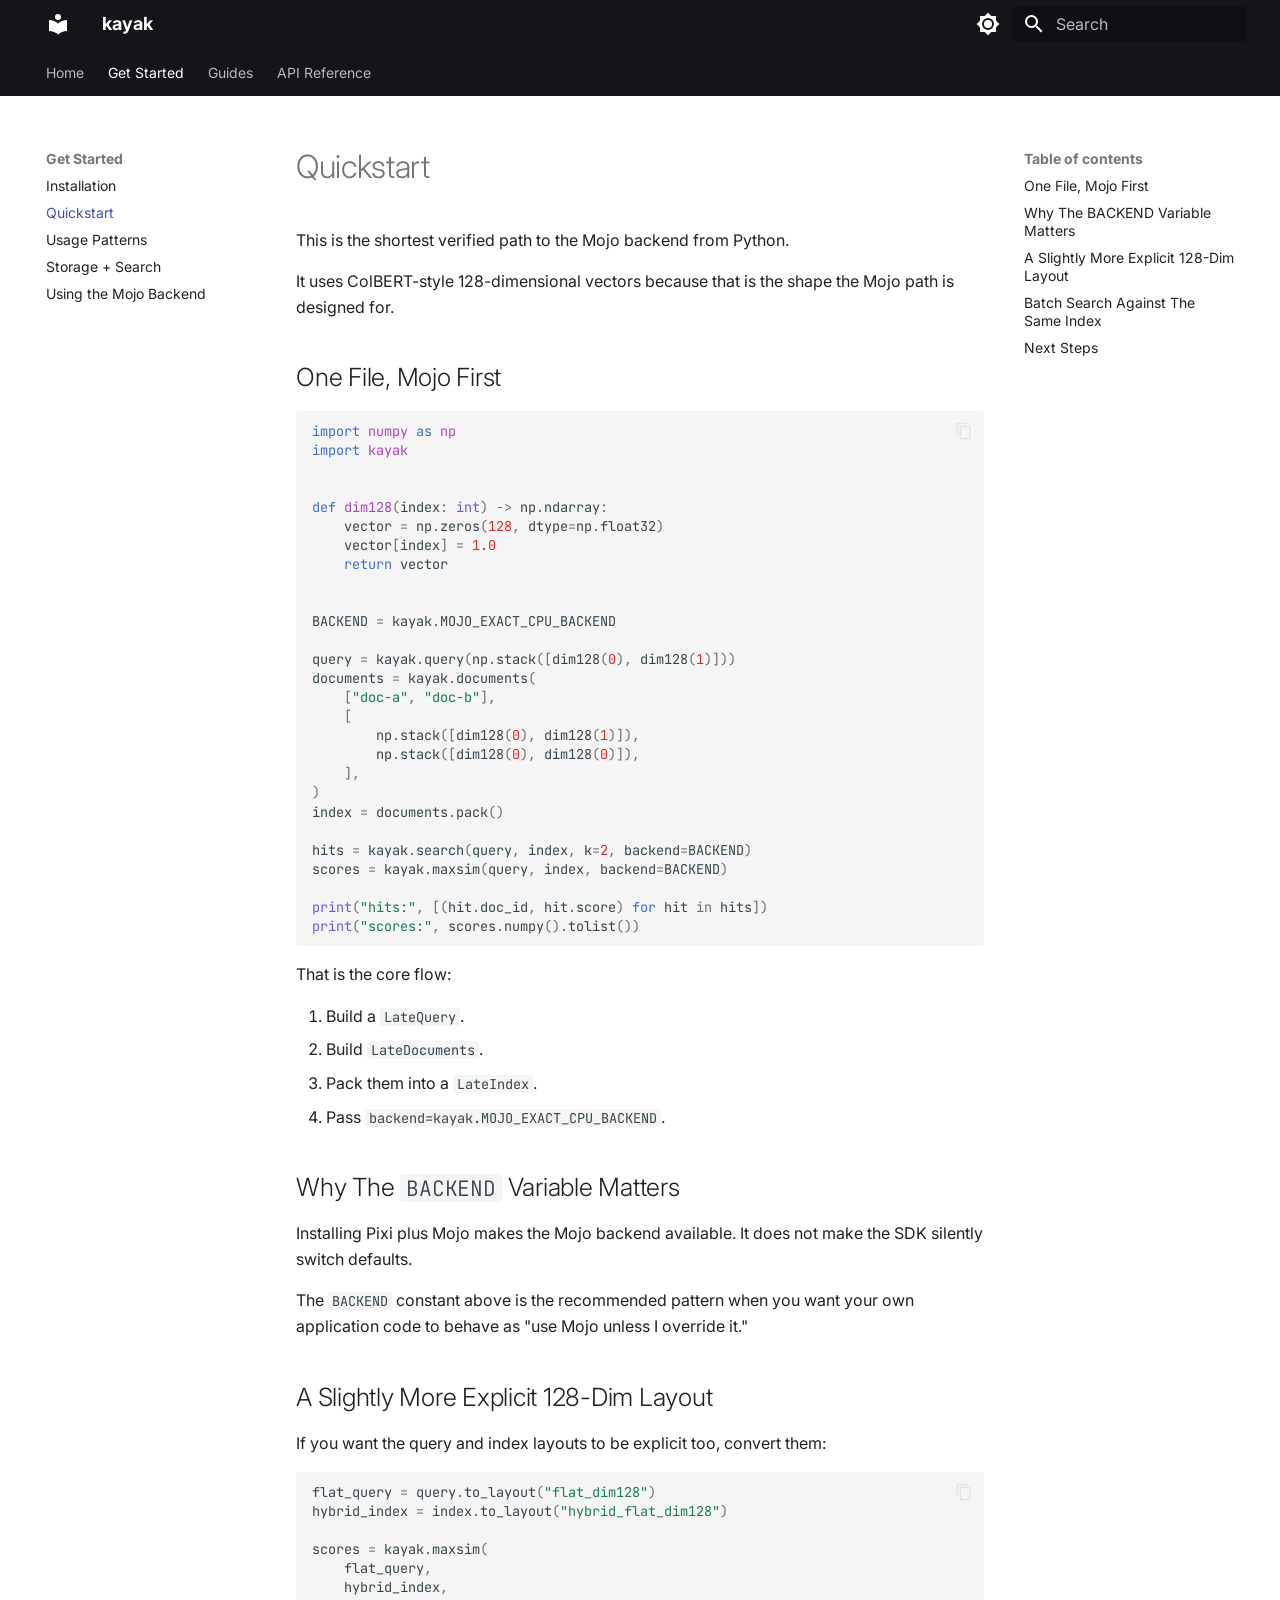
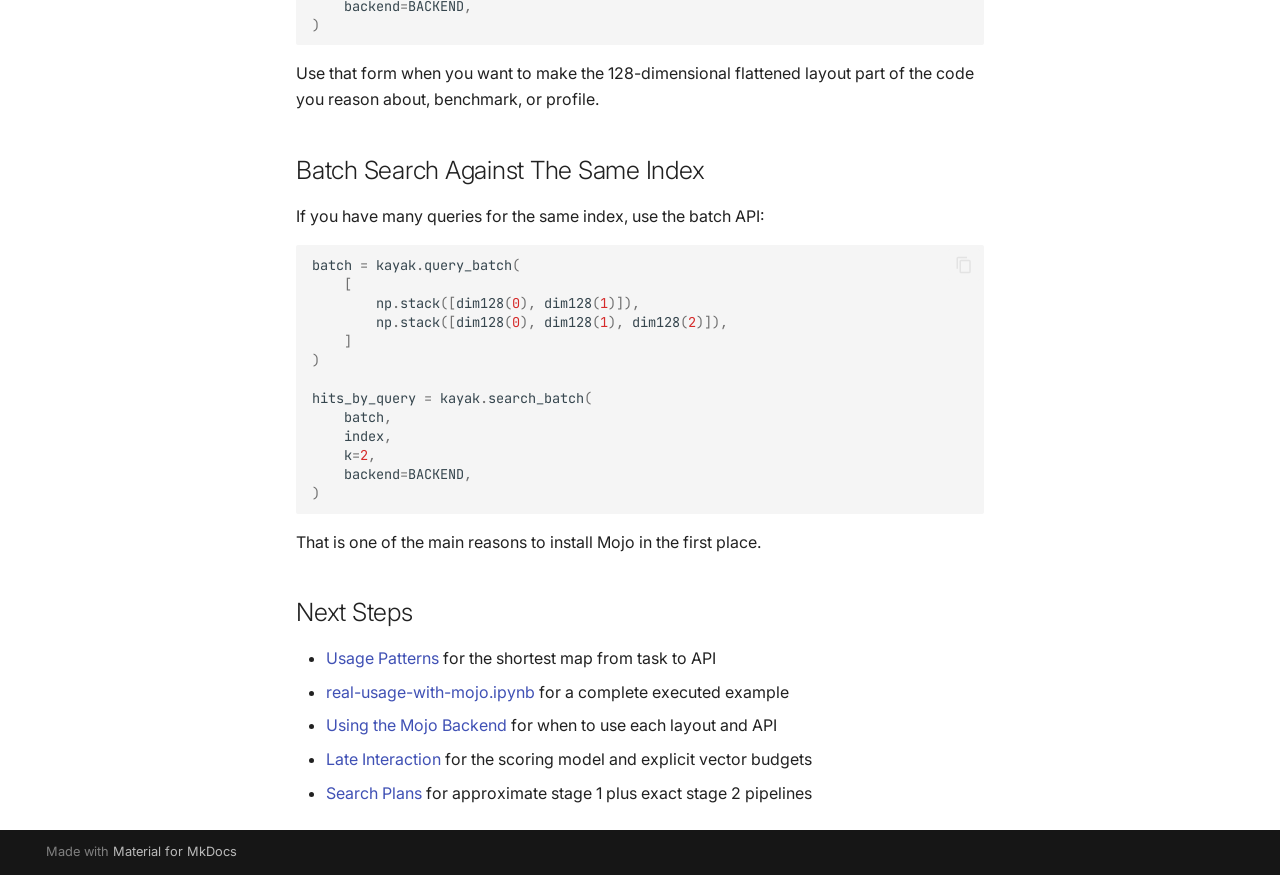
<file: quickstart/index.html>
<!doctype html>
<html lang="en" class="no-js">
  <head>
    
      <meta charset="utf-8">
      <meta name="viewport" content="width=device-width,initial-scale=1">
      
        <meta name="description" content="Late-interaction retrieval for Python with an explicit Mojo exact CPU backend">
      
      
      
        <link rel="canonical" href="https://docs.withkayak.com/quickstart/">
      
      
        <link rel="prev" href="../installation/">
      
      
        <link rel="next" href="../usage-patterns/">
      
      
        
      
      
      <link rel="icon" href="../assets/images/favicon.png">
      <meta name="generator" content="mkdocs-1.6.1, mkdocs-material-9.7.6">
    
    
      
        <title>Quickstart - kayak</title>
      
    
    
      <link rel="stylesheet" href="../assets/stylesheets/main.484c7ddc.min.css">
      
        
        <link rel="stylesheet" href="../assets/stylesheets/palette.ab4e12ef.min.css">
      
      


    
    
      
    
    
      
        
        
        <link rel="preconnect" href="https://fonts.gstatic.com" crossorigin>
        <link rel="stylesheet" href="https://fonts.googleapis.com/css?family=Inter:300,300i,400,400i,700,700i%7CJetBrains+Mono:400,400i,700,700i&display=fallback">
        <style>:root{--md-text-font:"Inter";--md-code-font:"JetBrains Mono"}</style>
      
    
    
    <script>__md_scope=new URL("..",location),__md_hash=e=>[...e].reduce(((e,_)=>(e<<5)-e+_.charCodeAt(0)),0),__md_get=(e,_=localStorage,t=__md_scope)=>JSON.parse(_.getItem(t.pathname+"."+e)),__md_set=(e,_,t=localStorage,a=__md_scope)=>{try{t.setItem(a.pathname+"."+e,JSON.stringify(_))}catch(e){}}</script>
    
      

    
    
  </head>
  
  
    
    
      
    
    
    
    
    <body dir="ltr" data-md-color-scheme="default" data-md-color-primary="black" data-md-color-accent="indigo">
  
    
    <input class="md-toggle" data-md-toggle="drawer" type="checkbox" id="__drawer" autocomplete="off">
    <input class="md-toggle" data-md-toggle="search" type="checkbox" id="__search" autocomplete="off">
    <label class="md-overlay" for="__drawer"></label>
    <div data-md-component="skip">
      
        
        <a href="#quickstart" class="md-skip">
          Skip to content
        </a>
      
    </div>
    <div data-md-component="announce">
      
    </div>
    
    
      

<header class="md-header" data-md-component="header">
  <nav class="md-header__inner md-grid" aria-label="Header">
    <a href=".." title="kayak" class="md-header__button md-logo" aria-label="kayak" data-md-component="logo">
      
  
  <svg xmlns="http://www.w3.org/2000/svg" viewBox="0 0 24 24"><path d="M12 8a3 3 0 0 0 3-3 3 3 0 0 0-3-3 3 3 0 0 0-3 3 3 3 0 0 0 3 3m0 3.54C9.64 9.35 6.5 8 3 8v11c3.5 0 6.64 1.35 9 3.54 2.36-2.19 5.5-3.54 9-3.54V8c-3.5 0-6.64 1.35-9 3.54"/></svg>

    </a>
    <label class="md-header__button md-icon" for="__drawer">
      
      <svg xmlns="http://www.w3.org/2000/svg" viewBox="0 0 24 24"><path d="M3 6h18v2H3zm0 5h18v2H3zm0 5h18v2H3z"/></svg>
    </label>
    <div class="md-header__title" data-md-component="header-title">
      <div class="md-header__ellipsis">
        <div class="md-header__topic">
          <span class="md-ellipsis">
            kayak
          </span>
        </div>
        <div class="md-header__topic" data-md-component="header-topic">
          <span class="md-ellipsis">
            
              Quickstart
            
          </span>
        </div>
      </div>
    </div>
    
      
        <form class="md-header__option" data-md-component="palette">
  
    
    
    
    <input class="md-option" data-md-color-media="(prefers-color-scheme: light)" data-md-color-scheme="default" data-md-color-primary="black" data-md-color-accent="indigo"  aria-label="Switch to dark mode"  type="radio" name="__palette" id="__palette_0">
    
      <label class="md-header__button md-icon" title="Switch to dark mode" for="__palette_1" hidden>
        <svg xmlns="http://www.w3.org/2000/svg" viewBox="0 0 24 24"><path d="M12 8a4 4 0 0 0-4 4 4 4 0 0 0 4 4 4 4 0 0 0 4-4 4 4 0 0 0-4-4m0 10a6 6 0 0 1-6-6 6 6 0 0 1 6-6 6 6 0 0 1 6 6 6 6 0 0 1-6 6m8-9.31V4h-4.69L12 .69 8.69 4H4v4.69L.69 12 4 15.31V20h4.69L12 23.31 15.31 20H20v-4.69L23.31 12z"/></svg>
      </label>
    
  
    
    
    
    <input class="md-option" data-md-color-media="(prefers-color-scheme: dark)" data-md-color-scheme="slate" data-md-color-primary="black" data-md-color-accent="indigo"  aria-label="Switch to light mode"  type="radio" name="__palette" id="__palette_1">
    
      <label class="md-header__button md-icon" title="Switch to light mode" for="__palette_0" hidden>
        <svg xmlns="http://www.w3.org/2000/svg" viewBox="0 0 24 24"><path d="M12 18c-.89 0-1.74-.2-2.5-.55C11.56 16.5 13 14.42 13 12s-1.44-4.5-3.5-5.45C10.26 6.2 11.11 6 12 6a6 6 0 0 1 6 6 6 6 0 0 1-6 6m8-9.31V4h-4.69L12 .69 8.69 4H4v4.69L.69 12 4 15.31V20h4.69L12 23.31 15.31 20H20v-4.69L23.31 12z"/></svg>
      </label>
    
  
</form>
      
    
    
      <script>var palette=__md_get("__palette");if(palette&&palette.color){if("(prefers-color-scheme)"===palette.color.media){var media=matchMedia("(prefers-color-scheme: light)"),input=document.querySelector(media.matches?"[data-md-color-media='(prefers-color-scheme: light)']":"[data-md-color-media='(prefers-color-scheme: dark)']");palette.color.media=input.getAttribute("data-md-color-media"),palette.color.scheme=input.getAttribute("data-md-color-scheme"),palette.color.primary=input.getAttribute("data-md-color-primary"),palette.color.accent=input.getAttribute("data-md-color-accent")}for(var[key,value]of Object.entries(palette.color))document.body.setAttribute("data-md-color-"+key,value)}</script>
    
    
    
      
      
        <label class="md-header__button md-icon" for="__search">
          
          <svg xmlns="http://www.w3.org/2000/svg" viewBox="0 0 24 24"><path d="M9.5 3A6.5 6.5 0 0 1 16 9.5c0 1.61-.59 3.09-1.56 4.23l.27.27h.79l5 5-1.5 1.5-5-5v-.79l-.27-.27A6.52 6.52 0 0 1 9.5 16 6.5 6.5 0 0 1 3 9.5 6.5 6.5 0 0 1 9.5 3m0 2C7 5 5 7 5 9.5S7 14 9.5 14 14 12 14 9.5 12 5 9.5 5"/></svg>
        </label>
        <div class="md-search" data-md-component="search" role="dialog">
  <label class="md-search__overlay" for="__search"></label>
  <div class="md-search__inner" role="search">
    <form class="md-search__form" name="search">
      <input type="text" class="md-search__input" name="query" aria-label="Search" placeholder="Search" autocapitalize="off" autocorrect="off" autocomplete="off" spellcheck="false" data-md-component="search-query" required>
      <label class="md-search__icon md-icon" for="__search">
        
        <svg xmlns="http://www.w3.org/2000/svg" viewBox="0 0 24 24"><path d="M9.5 3A6.5 6.5 0 0 1 16 9.5c0 1.61-.59 3.09-1.56 4.23l.27.27h.79l5 5-1.5 1.5-5-5v-.79l-.27-.27A6.52 6.52 0 0 1 9.5 16 6.5 6.5 0 0 1 3 9.5 6.5 6.5 0 0 1 9.5 3m0 2C7 5 5 7 5 9.5S7 14 9.5 14 14 12 14 9.5 12 5 9.5 5"/></svg>
        
        <svg xmlns="http://www.w3.org/2000/svg" viewBox="0 0 24 24"><path d="M20 11v2H8l5.5 5.5-1.42 1.42L4.16 12l7.92-7.92L13.5 5.5 8 11z"/></svg>
      </label>
      <nav class="md-search__options" aria-label="Search">
        
        <button type="reset" class="md-search__icon md-icon" title="Clear" aria-label="Clear" tabindex="-1">
          
          <svg xmlns="http://www.w3.org/2000/svg" viewBox="0 0 24 24"><path d="M19 6.41 17.59 5 12 10.59 6.41 5 5 6.41 10.59 12 5 17.59 6.41 19 12 13.41 17.59 19 19 17.59 13.41 12z"/></svg>
        </button>
      </nav>
      
    </form>
    <div class="md-search__output">
      <div class="md-search__scrollwrap" tabindex="0" data-md-scrollfix>
        <div class="md-search-result" data-md-component="search-result">
          <div class="md-search-result__meta">
            Initializing search
          </div>
          <ol class="md-search-result__list" role="presentation"></ol>
        </div>
      </div>
    </div>
  </div>
</div>
      
    
    
  </nav>
  
</header>
    
    <div class="md-container" data-md-component="container">
      
      
        
          
            
<nav class="md-tabs" aria-label="Tabs" data-md-component="tabs">
  <div class="md-grid">
    <ul class="md-tabs__list">
      
        
  
  
  
  
    <li class="md-tabs__item">
      <a href=".." class="md-tabs__link">
        
  
  
    
  
  Home

      </a>
    </li>
  

      
        
  
  
  
    
  
  
    
    
      <li class="md-tabs__item md-tabs__item--active">
        <a href="../installation/" class="md-tabs__link">
          
  
  
  Get Started

        </a>
      </li>
    
  

      
        
  
  
  
  
    
    
      <li class="md-tabs__item">
        <a href="../concepts/" class="md-tabs__link">
          
  
  
  Guides

        </a>
      </li>
    
  

      
        
  
  
  
  
    <li class="md-tabs__item">
      <a href="../api/" class="md-tabs__link">
        
  
  
    
  
  API Reference

      </a>
    </li>
  

      
    </ul>
  </div>
</nav>
          
        
      
      <main class="md-main" data-md-component="main">
        <div class="md-main__inner md-grid">
          
            
              
              <div class="md-sidebar md-sidebar--primary" data-md-component="sidebar" data-md-type="navigation" >
                <div class="md-sidebar__scrollwrap">
                  <div class="md-sidebar__inner">
                    


  


<nav class="md-nav md-nav--primary md-nav--lifted" aria-label="Navigation" data-md-level="0">
  <label class="md-nav__title" for="__drawer">
    <a href=".." title="kayak" class="md-nav__button md-logo" aria-label="kayak" data-md-component="logo">
      
  
  <svg xmlns="http://www.w3.org/2000/svg" viewBox="0 0 24 24"><path d="M12 8a3 3 0 0 0 3-3 3 3 0 0 0-3-3 3 3 0 0 0-3 3 3 3 0 0 0 3 3m0 3.54C9.64 9.35 6.5 8 3 8v11c3.5 0 6.64 1.35 9 3.54 2.36-2.19 5.5-3.54 9-3.54V8c-3.5 0-6.64 1.35-9 3.54"/></svg>

    </a>
    kayak
  </label>
  
  <ul class="md-nav__list" data-md-scrollfix>
    
      
      
  
  
  
  
    <li class="md-nav__item">
      <a href=".." class="md-nav__link">
        
  
  
  <span class="md-ellipsis">
    
  
    Home
  

    
  </span>
  
  

      </a>
    </li>
  

    
      
      
  
  
    
  
  
  
    
    
    
    
      
        
        
      
      
    
    
    <li class="md-nav__item md-nav__item--active md-nav__item--section md-nav__item--nested">
      
        
        
        <input class="md-nav__toggle md-toggle " type="checkbox" id="__nav_2" checked>
        
          
          <label class="md-nav__link" for="__nav_2" id="__nav_2_label" tabindex="">
            
  
  
  <span class="md-ellipsis">
    
  
    Get Started
  

    
  </span>
  
  

            <span class="md-nav__icon md-icon"></span>
          </label>
        
        <nav class="md-nav" data-md-level="1" aria-labelledby="__nav_2_label" aria-expanded="true">
          <label class="md-nav__title" for="__nav_2">
            <span class="md-nav__icon md-icon"></span>
            
  
    Get Started
  

          </label>
          <ul class="md-nav__list" data-md-scrollfix>
            
              
                
  
  
  
  
    <li class="md-nav__item">
      <a href="../installation/" class="md-nav__link">
        
  
  
  <span class="md-ellipsis">
    
  
    Installation
  

    
  </span>
  
  

      </a>
    </li>
  

              
            
              
                
  
  
    
  
  
  
    <li class="md-nav__item md-nav__item--active">
      
      <input class="md-nav__toggle md-toggle" type="checkbox" id="__toc">
      
      
        
      
      
        <label class="md-nav__link md-nav__link--active" for="__toc">
          
  
  
  <span class="md-ellipsis">
    
  
    Quickstart
  

    
  </span>
  
  

          <span class="md-nav__icon md-icon"></span>
        </label>
      
      <a href="./" class="md-nav__link md-nav__link--active">
        
  
  
  <span class="md-ellipsis">
    
  
    Quickstart
  

    
  </span>
  
  

      </a>
      
        

<nav class="md-nav md-nav--secondary" aria-label="Table of contents">
  
  
  
    
  
  
    <label class="md-nav__title" for="__toc">
      <span class="md-nav__icon md-icon"></span>
      Table of contents
    </label>
    <ul class="md-nav__list" data-md-component="toc" data-md-scrollfix>
      
        <li class="md-nav__item">
  <a href="#one-file-mojo-first" class="md-nav__link">
    <span class="md-ellipsis">
      
        One File, Mojo First
      
    </span>
  </a>
  
</li>
      
        <li class="md-nav__item">
  <a href="#why-the-backend-variable-matters" class="md-nav__link">
    <span class="md-ellipsis">
      
        Why The BACKEND Variable Matters
      
    </span>
  </a>
  
</li>
      
        <li class="md-nav__item">
  <a href="#a-slightly-more-explicit-128-dim-layout" class="md-nav__link">
    <span class="md-ellipsis">
      
        A Slightly More Explicit 128-Dim Layout
      
    </span>
  </a>
  
</li>
      
        <li class="md-nav__item">
  <a href="#batch-search-against-the-same-index" class="md-nav__link">
    <span class="md-ellipsis">
      
        Batch Search Against The Same Index
      
    </span>
  </a>
  
</li>
      
        <li class="md-nav__item">
  <a href="#next-steps" class="md-nav__link">
    <span class="md-ellipsis">
      
        Next Steps
      
    </span>
  </a>
  
</li>
      
    </ul>
  
</nav>
      
    </li>
  

              
            
              
                
  
  
  
  
    <li class="md-nav__item">
      <a href="../usage-patterns/" class="md-nav__link">
        
  
  
  <span class="md-ellipsis">
    
  
    Usage Patterns
  

    
  </span>
  
  

      </a>
    </li>
  

              
            
              
                
  
  
  
  
    <li class="md-nav__item">
      <a href="../storage-and-search/" class="md-nav__link">
        
  
  
  <span class="md-ellipsis">
    
  
    Storage + Search
  

    
  </span>
  
  

      </a>
    </li>
  

              
            
              
                
  
  
  
  
    <li class="md-nav__item">
      <a href="../mojo-backend/" class="md-nav__link">
        
  
  
  <span class="md-ellipsis">
    
  
    Using the Mojo Backend
  

    
  </span>
  
  

      </a>
    </li>
  

              
            
          </ul>
        </nav>
      
    </li>
  

    
      
      
  
  
  
  
    
    
    
    
      
      
    
    
    <li class="md-nav__item md-nav__item--nested">
      
        
        
        <input class="md-nav__toggle md-toggle " type="checkbox" id="__nav_3" >
        
          
          <label class="md-nav__link" for="__nav_3" id="__nav_3_label" tabindex="0">
            
  
  
  <span class="md-ellipsis">
    
  
    Guides
  

    
  </span>
  
  

            <span class="md-nav__icon md-icon"></span>
          </label>
        
        <nav class="md-nav" data-md-level="1" aria-labelledby="__nav_3_label" aria-expanded="false">
          <label class="md-nav__title" for="__nav_3">
            <span class="md-nav__icon md-icon"></span>
            
  
    Guides
  

          </label>
          <ul class="md-nav__list" data-md-scrollfix>
            
              
                
  
  
  
  
    <li class="md-nav__item">
      <a href="../concepts/" class="md-nav__link">
        
  
  
  <span class="md-ellipsis">
    
  
    Late Interaction
  

    
  </span>
  
  

      </a>
    </li>
  

              
            
              
                
  
  
  
  
    <li class="md-nav__item">
      <a href="../search-plans/" class="md-nav__link">
        
  
  
  <span class="md-ellipsis">
    
  
    Search Plans
  

    
  </span>
  
  

      </a>
    </li>
  

              
            
              
                
  
  
  
  
    <li class="md-nav__item">
      <a href="../vector-databases/" class="md-nav__link">
        
  
  
  <span class="md-ellipsis">
    
  
    Vector Databases
  

    
  </span>
  
  

      </a>
    </li>
  

              
            
          </ul>
        </nav>
      
    </li>
  

    
      
      
  
  
  
  
    <li class="md-nav__item">
      <a href="../api/" class="md-nav__link">
        
  
  
  <span class="md-ellipsis">
    
  
    API Reference
  

    
  </span>
  
  

      </a>
    </li>
  

    
  </ul>
</nav>
                  </div>
                </div>
              </div>
            
            
              
              <div class="md-sidebar md-sidebar--secondary" data-md-component="sidebar" data-md-type="toc" >
                <div class="md-sidebar__scrollwrap">
                  <div class="md-sidebar__inner">
                    

<nav class="md-nav md-nav--secondary" aria-label="Table of contents">
  
  
  
    
  
  
    <label class="md-nav__title" for="__toc">
      <span class="md-nav__icon md-icon"></span>
      Table of contents
    </label>
    <ul class="md-nav__list" data-md-component="toc" data-md-scrollfix>
      
        <li class="md-nav__item">
  <a href="#one-file-mojo-first" class="md-nav__link">
    <span class="md-ellipsis">
      
        One File, Mojo First
      
    </span>
  </a>
  
</li>
      
        <li class="md-nav__item">
  <a href="#why-the-backend-variable-matters" class="md-nav__link">
    <span class="md-ellipsis">
      
        Why The BACKEND Variable Matters
      
    </span>
  </a>
  
</li>
      
        <li class="md-nav__item">
  <a href="#a-slightly-more-explicit-128-dim-layout" class="md-nav__link">
    <span class="md-ellipsis">
      
        A Slightly More Explicit 128-Dim Layout
      
    </span>
  </a>
  
</li>
      
        <li class="md-nav__item">
  <a href="#batch-search-against-the-same-index" class="md-nav__link">
    <span class="md-ellipsis">
      
        Batch Search Against The Same Index
      
    </span>
  </a>
  
</li>
      
        <li class="md-nav__item">
  <a href="#next-steps" class="md-nav__link">
    <span class="md-ellipsis">
      
        Next Steps
      
    </span>
  </a>
  
</li>
      
    </ul>
  
</nav>
                  </div>
                </div>
              </div>
            
          
          
            <div class="md-content" data-md-component="content">
              
              <article class="md-content__inner md-typeset">
                
                  



<h1 id="quickstart">Quickstart</h1>
<p>This is the shortest verified path to the Mojo backend from Python.</p>
<p>It uses ColBERT-style 128-dimensional vectors because that is the shape the
Mojo path is designed for.</p>
<h2 id="one-file-mojo-first">One File, Mojo First</h2>
<div class="highlight"><pre><span></span><code><a id="__codelineno-0-1" name="__codelineno-0-1" href="#__codelineno-0-1"></a><span class="kn">import</span><span class="w"> </span><span class="nn">numpy</span><span class="w"> </span><span class="k">as</span><span class="w"> </span><span class="nn">np</span>
<a id="__codelineno-0-2" name="__codelineno-0-2" href="#__codelineno-0-2"></a><span class="kn">import</span><span class="w"> </span><span class="nn">kayak</span>
<a id="__codelineno-0-3" name="__codelineno-0-3" href="#__codelineno-0-3"></a>
<a id="__codelineno-0-4" name="__codelineno-0-4" href="#__codelineno-0-4"></a>
<a id="__codelineno-0-5" name="__codelineno-0-5" href="#__codelineno-0-5"></a><span class="k">def</span><span class="w"> </span><span class="nf">dim128</span><span class="p">(</span><span class="n">index</span><span class="p">:</span> <span class="nb">int</span><span class="p">)</span> <span class="o">-&gt;</span> <span class="n">np</span><span class="o">.</span><span class="n">ndarray</span><span class="p">:</span>
<a id="__codelineno-0-6" name="__codelineno-0-6" href="#__codelineno-0-6"></a>    <span class="n">vector</span> <span class="o">=</span> <span class="n">np</span><span class="o">.</span><span class="n">zeros</span><span class="p">(</span><span class="mi">128</span><span class="p">,</span> <span class="n">dtype</span><span class="o">=</span><span class="n">np</span><span class="o">.</span><span class="n">float32</span><span class="p">)</span>
<a id="__codelineno-0-7" name="__codelineno-0-7" href="#__codelineno-0-7"></a>    <span class="n">vector</span><span class="p">[</span><span class="n">index</span><span class="p">]</span> <span class="o">=</span> <span class="mf">1.0</span>
<a id="__codelineno-0-8" name="__codelineno-0-8" href="#__codelineno-0-8"></a>    <span class="k">return</span> <span class="n">vector</span>
<a id="__codelineno-0-9" name="__codelineno-0-9" href="#__codelineno-0-9"></a>
<a id="__codelineno-0-10" name="__codelineno-0-10" href="#__codelineno-0-10"></a>
<a id="__codelineno-0-11" name="__codelineno-0-11" href="#__codelineno-0-11"></a><span class="n">BACKEND</span> <span class="o">=</span> <span class="n">kayak</span><span class="o">.</span><span class="n">MOJO_EXACT_CPU_BACKEND</span>
<a id="__codelineno-0-12" name="__codelineno-0-12" href="#__codelineno-0-12"></a>
<a id="__codelineno-0-13" name="__codelineno-0-13" href="#__codelineno-0-13"></a><span class="n">query</span> <span class="o">=</span> <span class="n">kayak</span><span class="o">.</span><span class="n">query</span><span class="p">(</span><span class="n">np</span><span class="o">.</span><span class="n">stack</span><span class="p">([</span><span class="n">dim128</span><span class="p">(</span><span class="mi">0</span><span class="p">),</span> <span class="n">dim128</span><span class="p">(</span><span class="mi">1</span><span class="p">)]))</span>
<a id="__codelineno-0-14" name="__codelineno-0-14" href="#__codelineno-0-14"></a><span class="n">documents</span> <span class="o">=</span> <span class="n">kayak</span><span class="o">.</span><span class="n">documents</span><span class="p">(</span>
<a id="__codelineno-0-15" name="__codelineno-0-15" href="#__codelineno-0-15"></a>    <span class="p">[</span><span class="s2">&quot;doc-a&quot;</span><span class="p">,</span> <span class="s2">&quot;doc-b&quot;</span><span class="p">],</span>
<a id="__codelineno-0-16" name="__codelineno-0-16" href="#__codelineno-0-16"></a>    <span class="p">[</span>
<a id="__codelineno-0-17" name="__codelineno-0-17" href="#__codelineno-0-17"></a>        <span class="n">np</span><span class="o">.</span><span class="n">stack</span><span class="p">([</span><span class="n">dim128</span><span class="p">(</span><span class="mi">0</span><span class="p">),</span> <span class="n">dim128</span><span class="p">(</span><span class="mi">1</span><span class="p">)]),</span>
<a id="__codelineno-0-18" name="__codelineno-0-18" href="#__codelineno-0-18"></a>        <span class="n">np</span><span class="o">.</span><span class="n">stack</span><span class="p">([</span><span class="n">dim128</span><span class="p">(</span><span class="mi">0</span><span class="p">),</span> <span class="n">dim128</span><span class="p">(</span><span class="mi">0</span><span class="p">)]),</span>
<a id="__codelineno-0-19" name="__codelineno-0-19" href="#__codelineno-0-19"></a>    <span class="p">],</span>
<a id="__codelineno-0-20" name="__codelineno-0-20" href="#__codelineno-0-20"></a><span class="p">)</span>
<a id="__codelineno-0-21" name="__codelineno-0-21" href="#__codelineno-0-21"></a><span class="n">index</span> <span class="o">=</span> <span class="n">documents</span><span class="o">.</span><span class="n">pack</span><span class="p">()</span>
<a id="__codelineno-0-22" name="__codelineno-0-22" href="#__codelineno-0-22"></a>
<a id="__codelineno-0-23" name="__codelineno-0-23" href="#__codelineno-0-23"></a><span class="n">hits</span> <span class="o">=</span> <span class="n">kayak</span><span class="o">.</span><span class="n">search</span><span class="p">(</span><span class="n">query</span><span class="p">,</span> <span class="n">index</span><span class="p">,</span> <span class="n">k</span><span class="o">=</span><span class="mi">2</span><span class="p">,</span> <span class="n">backend</span><span class="o">=</span><span class="n">BACKEND</span><span class="p">)</span>
<a id="__codelineno-0-24" name="__codelineno-0-24" href="#__codelineno-0-24"></a><span class="n">scores</span> <span class="o">=</span> <span class="n">kayak</span><span class="o">.</span><span class="n">maxsim</span><span class="p">(</span><span class="n">query</span><span class="p">,</span> <span class="n">index</span><span class="p">,</span> <span class="n">backend</span><span class="o">=</span><span class="n">BACKEND</span><span class="p">)</span>
<a id="__codelineno-0-25" name="__codelineno-0-25" href="#__codelineno-0-25"></a>
<a id="__codelineno-0-26" name="__codelineno-0-26" href="#__codelineno-0-26"></a><span class="nb">print</span><span class="p">(</span><span class="s2">&quot;hits:&quot;</span><span class="p">,</span> <span class="p">[(</span><span class="n">hit</span><span class="o">.</span><span class="n">doc_id</span><span class="p">,</span> <span class="n">hit</span><span class="o">.</span><span class="n">score</span><span class="p">)</span> <span class="k">for</span> <span class="n">hit</span> <span class="ow">in</span> <span class="n">hits</span><span class="p">])</span>
<a id="__codelineno-0-27" name="__codelineno-0-27" href="#__codelineno-0-27"></a><span class="nb">print</span><span class="p">(</span><span class="s2">&quot;scores:&quot;</span><span class="p">,</span> <span class="n">scores</span><span class="o">.</span><span class="n">numpy</span><span class="p">()</span><span class="o">.</span><span class="n">tolist</span><span class="p">())</span>
</code></pre></div>
<p>That is the core flow:</p>
<ol>
<li>Build a <code>LateQuery</code>.</li>
<li>Build <code>LateDocuments</code>.</li>
<li>Pack them into a <code>LateIndex</code>.</li>
<li>Pass <code>backend=kayak.MOJO_EXACT_CPU_BACKEND</code>.</li>
</ol>
<h2 id="why-the-backend-variable-matters">Why The <code>BACKEND</code> Variable Matters</h2>
<p>Installing Pixi plus Mojo makes the Mojo backend available.
It does not make the SDK silently switch defaults.</p>
<p>The <code>BACKEND</code> constant above is the recommended pattern when you want your own
application code to behave as "use Mojo unless I override it."</p>
<h2 id="a-slightly-more-explicit-128-dim-layout">A Slightly More Explicit 128-Dim Layout</h2>
<p>If you want the query and index layouts to be explicit too, convert them:</p>
<div class="highlight"><pre><span></span><code><a id="__codelineno-1-1" name="__codelineno-1-1" href="#__codelineno-1-1"></a><span class="n">flat_query</span> <span class="o">=</span> <span class="n">query</span><span class="o">.</span><span class="n">to_layout</span><span class="p">(</span><span class="s2">&quot;flat_dim128&quot;</span><span class="p">)</span>
<a id="__codelineno-1-2" name="__codelineno-1-2" href="#__codelineno-1-2"></a><span class="n">hybrid_index</span> <span class="o">=</span> <span class="n">index</span><span class="o">.</span><span class="n">to_layout</span><span class="p">(</span><span class="s2">&quot;hybrid_flat_dim128&quot;</span><span class="p">)</span>
<a id="__codelineno-1-3" name="__codelineno-1-3" href="#__codelineno-1-3"></a>
<a id="__codelineno-1-4" name="__codelineno-1-4" href="#__codelineno-1-4"></a><span class="n">scores</span> <span class="o">=</span> <span class="n">kayak</span><span class="o">.</span><span class="n">maxsim</span><span class="p">(</span>
<a id="__codelineno-1-5" name="__codelineno-1-5" href="#__codelineno-1-5"></a>    <span class="n">flat_query</span><span class="p">,</span>
<a id="__codelineno-1-6" name="__codelineno-1-6" href="#__codelineno-1-6"></a>    <span class="n">hybrid_index</span><span class="p">,</span>
<a id="__codelineno-1-7" name="__codelineno-1-7" href="#__codelineno-1-7"></a>    <span class="n">backend</span><span class="o">=</span><span class="n">BACKEND</span><span class="p">,</span>
<a id="__codelineno-1-8" name="__codelineno-1-8" href="#__codelineno-1-8"></a><span class="p">)</span>
</code></pre></div>
<p>Use that form when you want to make the 128-dimensional flattened layout part
of the code you reason about, benchmark, or profile.</p>
<h2 id="batch-search-against-the-same-index">Batch Search Against The Same Index</h2>
<p>If you have many queries for the same index, use the batch API:</p>
<div class="highlight"><pre><span></span><code><a id="__codelineno-2-1" name="__codelineno-2-1" href="#__codelineno-2-1"></a><span class="n">batch</span> <span class="o">=</span> <span class="n">kayak</span><span class="o">.</span><span class="n">query_batch</span><span class="p">(</span>
<a id="__codelineno-2-2" name="__codelineno-2-2" href="#__codelineno-2-2"></a>    <span class="p">[</span>
<a id="__codelineno-2-3" name="__codelineno-2-3" href="#__codelineno-2-3"></a>        <span class="n">np</span><span class="o">.</span><span class="n">stack</span><span class="p">([</span><span class="n">dim128</span><span class="p">(</span><span class="mi">0</span><span class="p">),</span> <span class="n">dim128</span><span class="p">(</span><span class="mi">1</span><span class="p">)]),</span>
<a id="__codelineno-2-4" name="__codelineno-2-4" href="#__codelineno-2-4"></a>        <span class="n">np</span><span class="o">.</span><span class="n">stack</span><span class="p">([</span><span class="n">dim128</span><span class="p">(</span><span class="mi">0</span><span class="p">),</span> <span class="n">dim128</span><span class="p">(</span><span class="mi">1</span><span class="p">),</span> <span class="n">dim128</span><span class="p">(</span><span class="mi">2</span><span class="p">)]),</span>
<a id="__codelineno-2-5" name="__codelineno-2-5" href="#__codelineno-2-5"></a>    <span class="p">]</span>
<a id="__codelineno-2-6" name="__codelineno-2-6" href="#__codelineno-2-6"></a><span class="p">)</span>
<a id="__codelineno-2-7" name="__codelineno-2-7" href="#__codelineno-2-7"></a>
<a id="__codelineno-2-8" name="__codelineno-2-8" href="#__codelineno-2-8"></a><span class="n">hits_by_query</span> <span class="o">=</span> <span class="n">kayak</span><span class="o">.</span><span class="n">search_batch</span><span class="p">(</span>
<a id="__codelineno-2-9" name="__codelineno-2-9" href="#__codelineno-2-9"></a>    <span class="n">batch</span><span class="p">,</span>
<a id="__codelineno-2-10" name="__codelineno-2-10" href="#__codelineno-2-10"></a>    <span class="n">index</span><span class="p">,</span>
<a id="__codelineno-2-11" name="__codelineno-2-11" href="#__codelineno-2-11"></a>    <span class="n">k</span><span class="o">=</span><span class="mi">2</span><span class="p">,</span>
<a id="__codelineno-2-12" name="__codelineno-2-12" href="#__codelineno-2-12"></a>    <span class="n">backend</span><span class="o">=</span><span class="n">BACKEND</span><span class="p">,</span>
<a id="__codelineno-2-13" name="__codelineno-2-13" href="#__codelineno-2-13"></a><span class="p">)</span>
</code></pre></div>
<p>That is one of the main reasons to install Mojo in the first place.</p>
<h2 id="next-steps">Next Steps</h2>
<ul>
<li><a href="../usage-patterns/">Usage Patterns</a> for the shortest map from task to API</li>
<li><a href="../notebooks/real-usage-with-mojo.ipynb">real-usage-with-mojo.ipynb</a> for a complete executed example</li>
<li><a href="../mojo-backend/">Using the Mojo Backend</a> for when to use each layout and API</li>
<li><a href="../concepts/">Late Interaction</a> for the scoring model and explicit vector budgets</li>
<li><a href="../search-plans/">Search Plans</a> for approximate stage 1 plus exact stage 2 pipelines</li>
</ul>












                
              </article>
            </div>
          
          
<script>var target=document.getElementById(location.hash.slice(1));target&&target.name&&(target.checked=target.name.startsWith("__tabbed_"))</script>
        </div>
        
          <button type="button" class="md-top md-icon" data-md-component="top" hidden>
  
  <svg xmlns="http://www.w3.org/2000/svg" viewBox="0 0 24 24"><path d="M13 20h-2V8l-5.5 5.5-1.42-1.42L12 4.16l7.92 7.92-1.42 1.42L13 8z"/></svg>
  Back to top
</button>
        
      </main>
      
        <footer class="md-footer">
  
  <div class="md-footer-meta md-typeset">
    <div class="md-footer-meta__inner md-grid">
      <div class="md-copyright">
  
  
    Made with
    <a href="https://squidfunk.github.io/mkdocs-material/" target="_blank" rel="noopener">
      Material for MkDocs
    </a>
  
</div>
      
    </div>
  </div>
</footer>
      
    </div>
    <div class="md-dialog" data-md-component="dialog">
      <div class="md-dialog__inner md-typeset"></div>
    </div>
    
    
    
      
      
      <script id="__config" type="application/json">{"annotate": null, "base": "..", "features": ["navigation.tabs", "navigation.top", "search.highlight", "content.code.copy", "content.code.annotate"], "search": "../assets/javascripts/workers/search.2c215733.min.js", "tags": null, "translations": {"clipboard.copied": "Copied to clipboard", "clipboard.copy": "Copy to clipboard", "search.result.more.one": "1 more on this page", "search.result.more.other": "# more on this page", "search.result.none": "No matching documents", "search.result.one": "1 matching document", "search.result.other": "# matching documents", "search.result.placeholder": "Type to start searching", "search.result.term.missing": "Missing", "select.version": "Select version"}, "version": null}</script>
    
    
      <script src="../assets/javascripts/bundle.79ae519e.min.js"></script>
      
    
  </body>
</html>
</file>
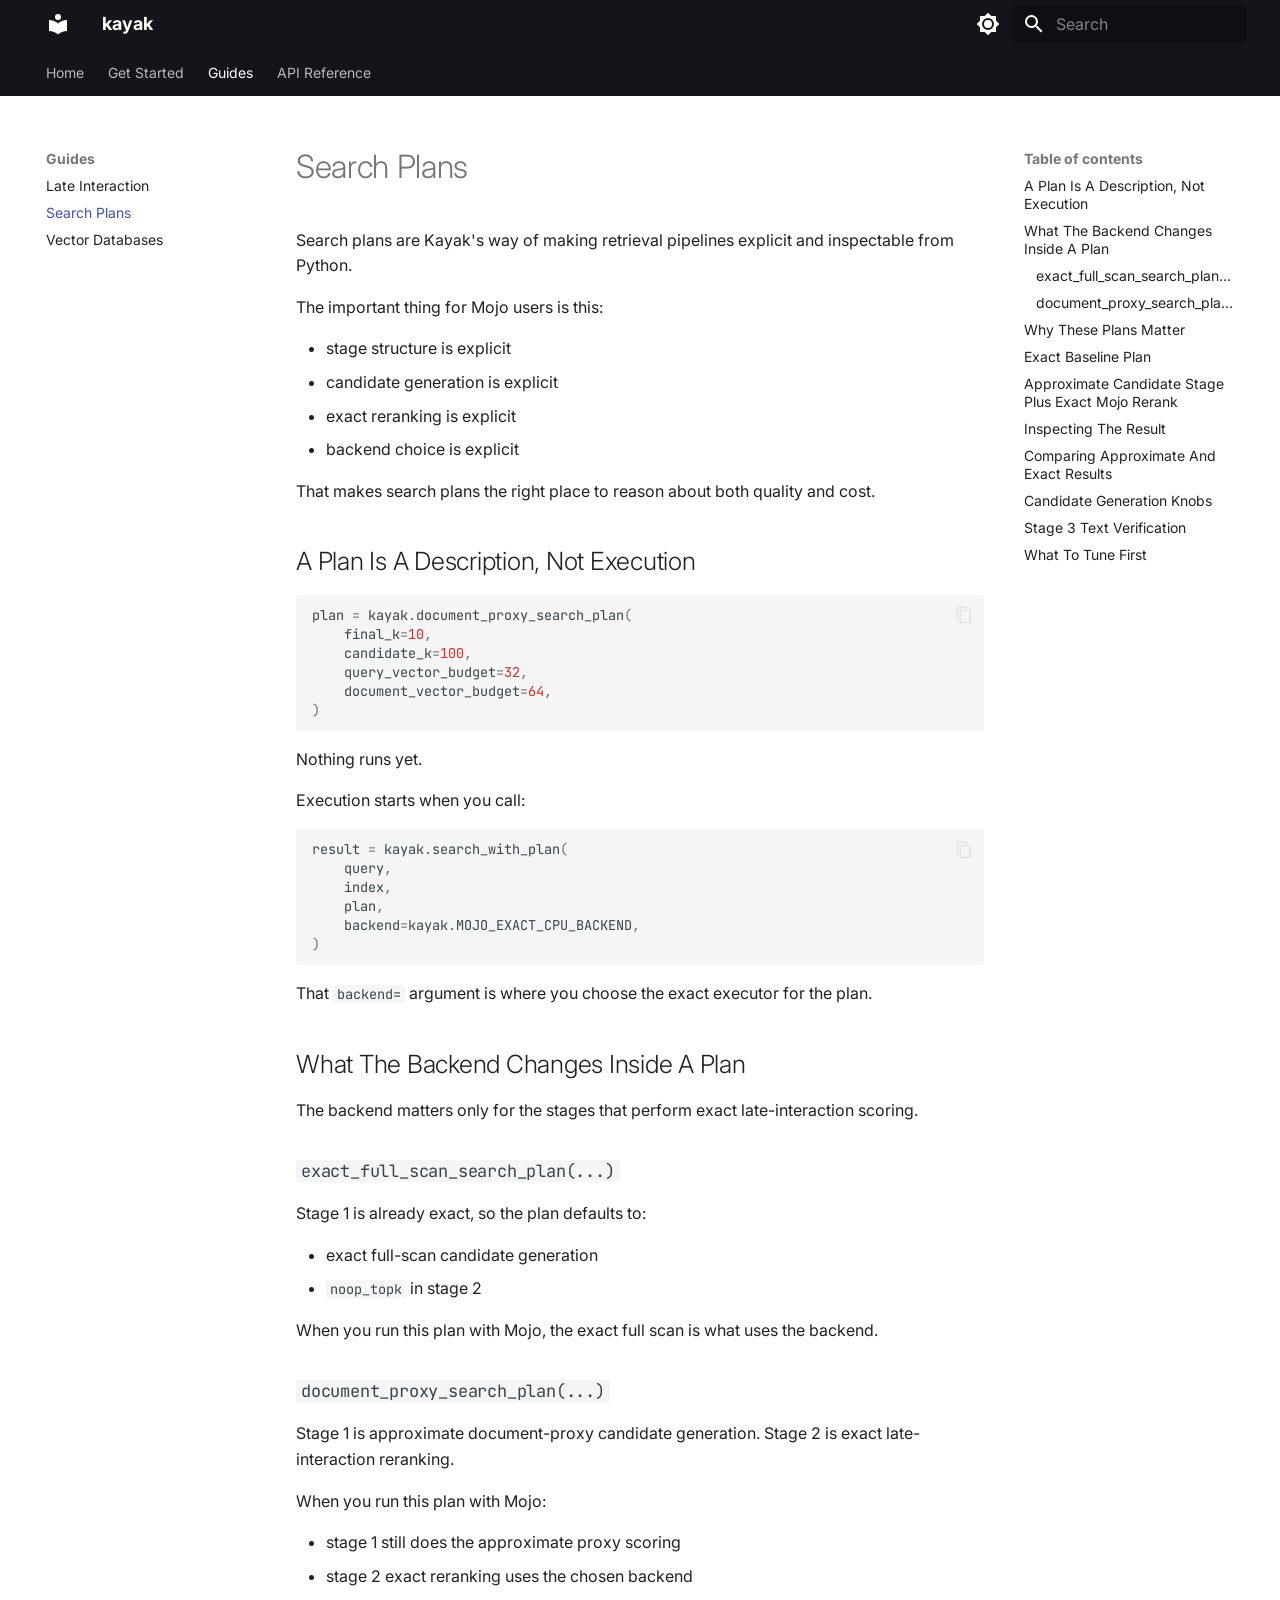
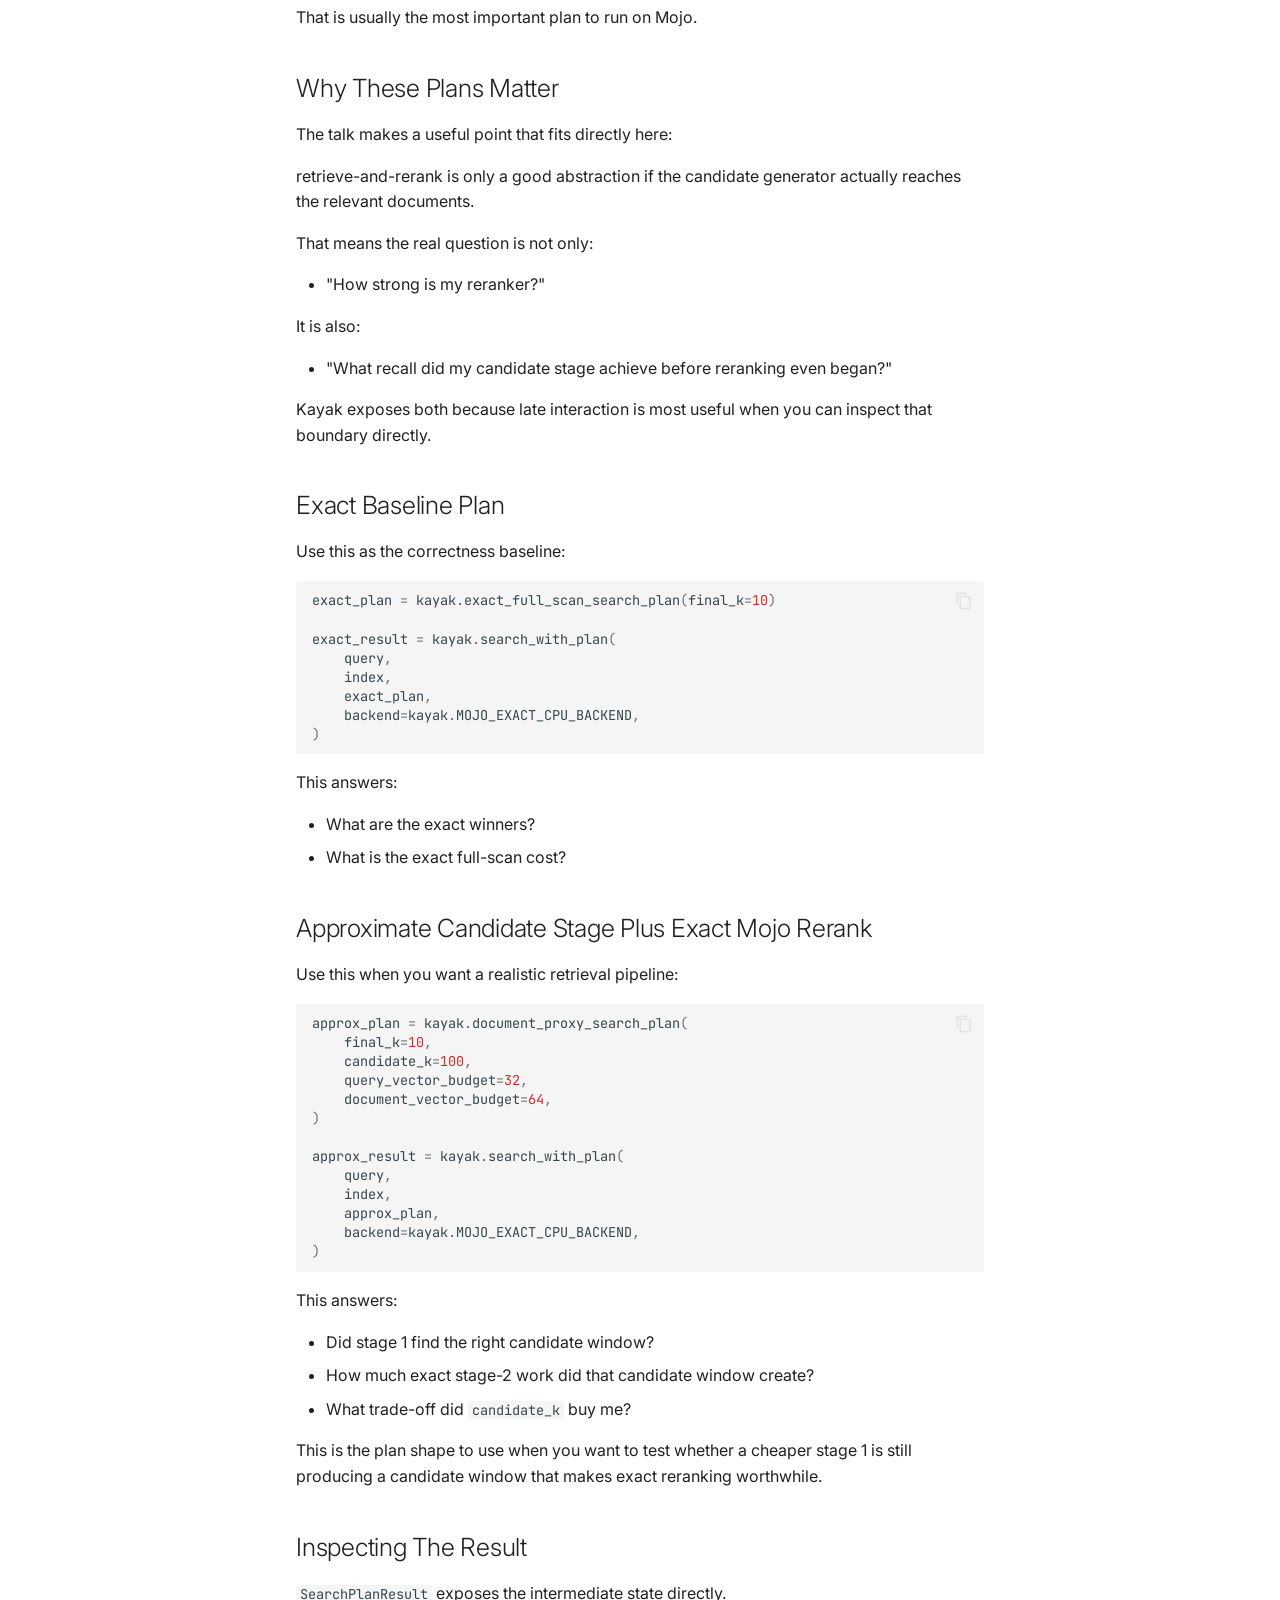
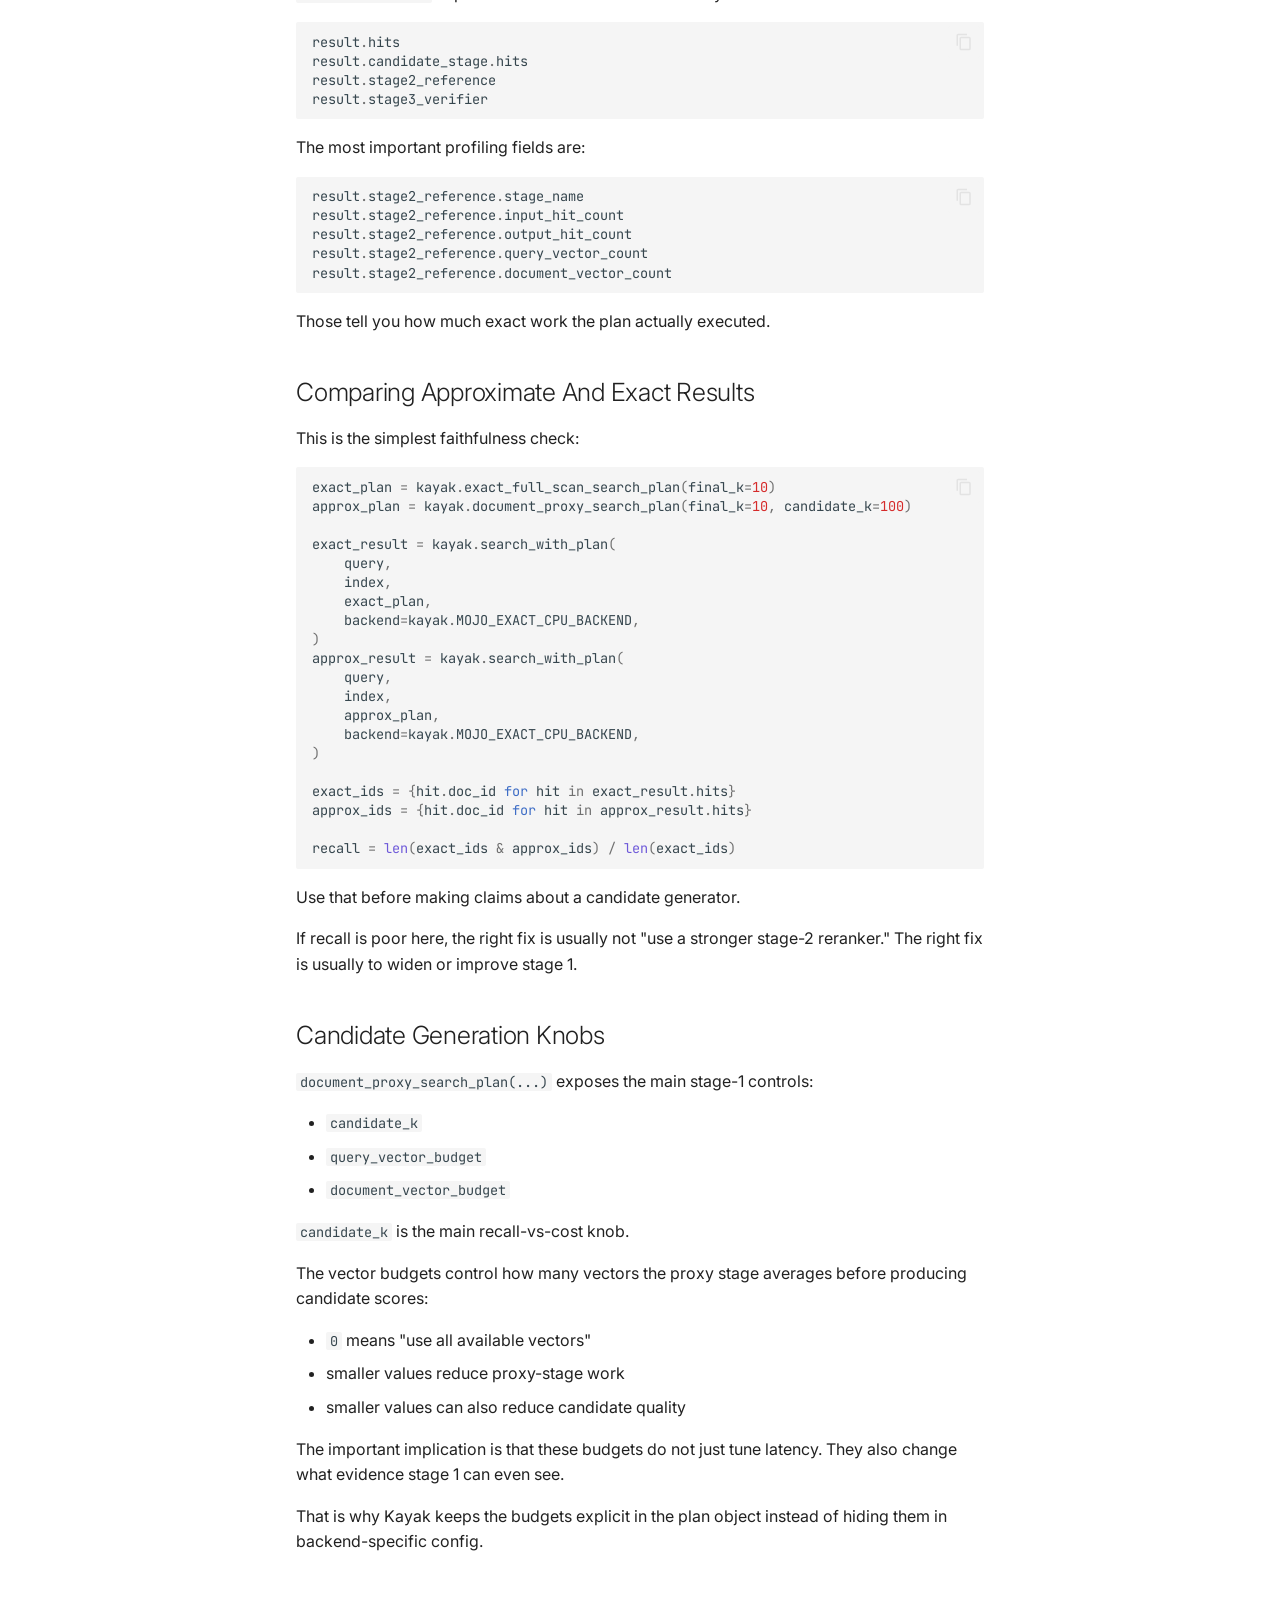
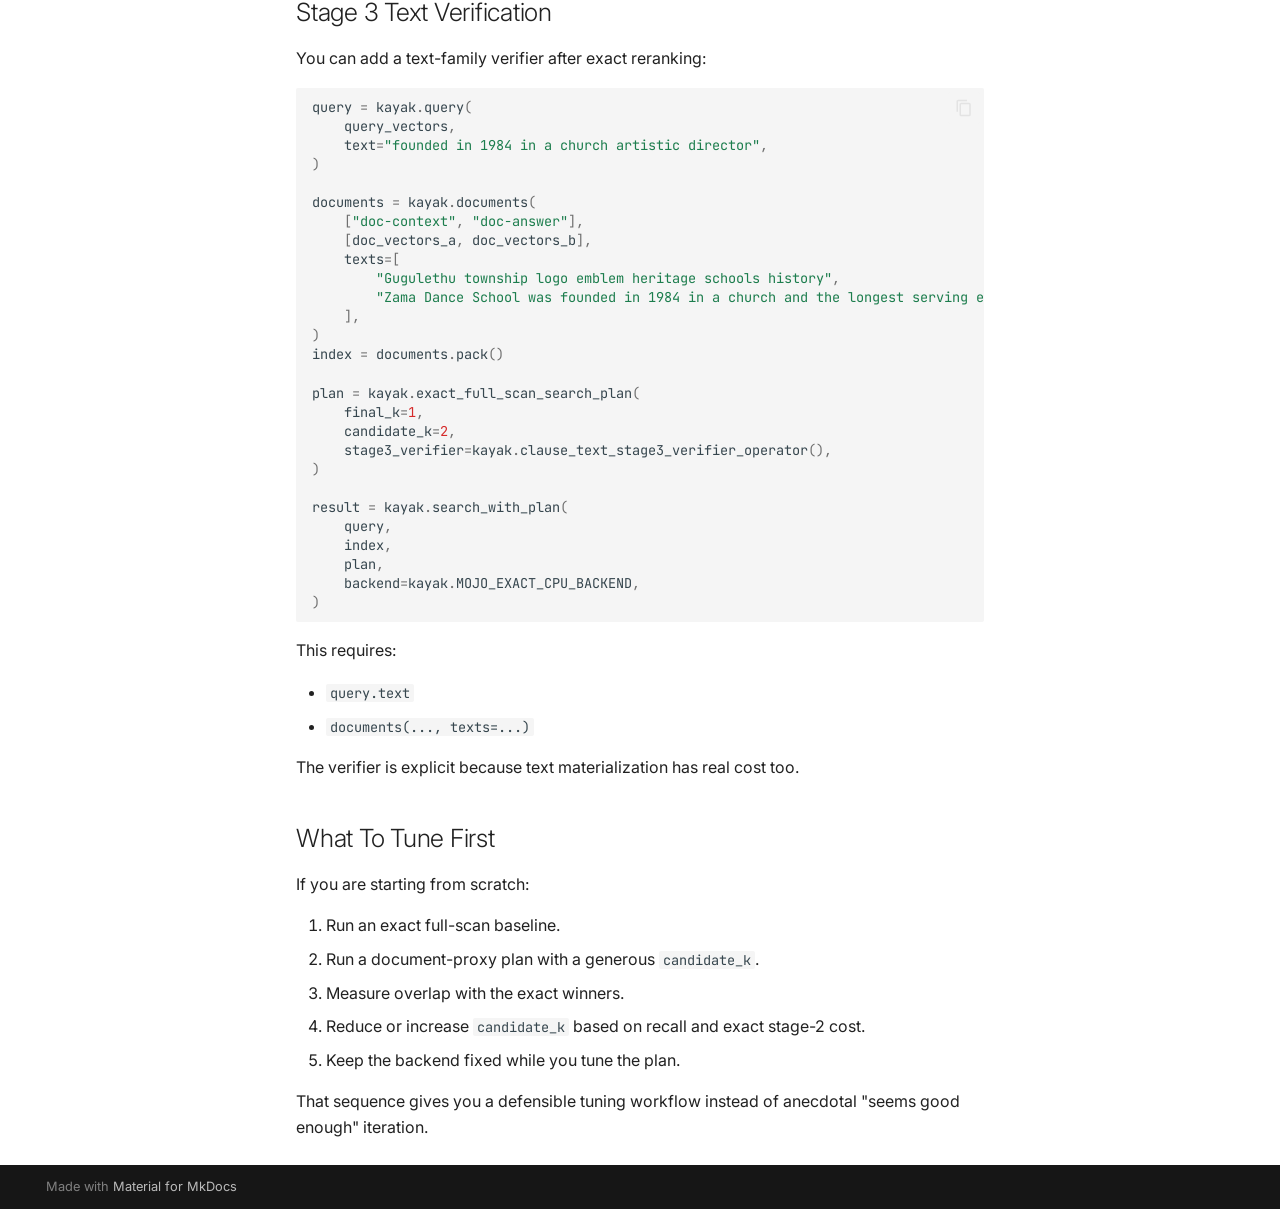
<file: search-plans/index.html>
<!doctype html>
<html lang="en" class="no-js">
  <head>
    
      <meta charset="utf-8">
      <meta name="viewport" content="width=device-width,initial-scale=1">
      
        <meta name="description" content="Late-interaction retrieval for Python with an explicit Mojo exact CPU backend">
      
      
      
        <link rel="canonical" href="https://docs.withkayak.com/search-plans/">
      
      
        <link rel="prev" href="../concepts/">
      
      
        <link rel="next" href="../vector-databases/">
      
      
        
      
      
      <link rel="icon" href="../assets/images/favicon.png">
      <meta name="generator" content="mkdocs-1.6.1, mkdocs-material-9.7.6">
    
    
      
        <title>Search Plans - kayak</title>
      
    
    
      <link rel="stylesheet" href="../assets/stylesheets/main.484c7ddc.min.css">
      
        
        <link rel="stylesheet" href="../assets/stylesheets/palette.ab4e12ef.min.css">
      
      


    
    
      
    
    
      
        
        
        <link rel="preconnect" href="https://fonts.gstatic.com" crossorigin>
        <link rel="stylesheet" href="https://fonts.googleapis.com/css?family=Inter:300,300i,400,400i,700,700i%7CJetBrains+Mono:400,400i,700,700i&display=fallback">
        <style>:root{--md-text-font:"Inter";--md-code-font:"JetBrains Mono"}</style>
      
    
    
    <script>__md_scope=new URL("..",location),__md_hash=e=>[...e].reduce(((e,_)=>(e<<5)-e+_.charCodeAt(0)),0),__md_get=(e,_=localStorage,t=__md_scope)=>JSON.parse(_.getItem(t.pathname+"."+e)),__md_set=(e,_,t=localStorage,a=__md_scope)=>{try{t.setItem(a.pathname+"."+e,JSON.stringify(_))}catch(e){}}</script>
    
      

    
    
  </head>
  
  
    
    
      
    
    
    
    
    <body dir="ltr" data-md-color-scheme="default" data-md-color-primary="black" data-md-color-accent="indigo">
  
    
    <input class="md-toggle" data-md-toggle="drawer" type="checkbox" id="__drawer" autocomplete="off">
    <input class="md-toggle" data-md-toggle="search" type="checkbox" id="__search" autocomplete="off">
    <label class="md-overlay" for="__drawer"></label>
    <div data-md-component="skip">
      
        
        <a href="#search-plans" class="md-skip">
          Skip to content
        </a>
      
    </div>
    <div data-md-component="announce">
      
    </div>
    
    
      

<header class="md-header" data-md-component="header">
  <nav class="md-header__inner md-grid" aria-label="Header">
    <a href=".." title="kayak" class="md-header__button md-logo" aria-label="kayak" data-md-component="logo">
      
  
  <svg xmlns="http://www.w3.org/2000/svg" viewBox="0 0 24 24"><path d="M12 8a3 3 0 0 0 3-3 3 3 0 0 0-3-3 3 3 0 0 0-3 3 3 3 0 0 0 3 3m0 3.54C9.64 9.35 6.5 8 3 8v11c3.5 0 6.64 1.35 9 3.54 2.36-2.19 5.5-3.54 9-3.54V8c-3.5 0-6.64 1.35-9 3.54"/></svg>

    </a>
    <label class="md-header__button md-icon" for="__drawer">
      
      <svg xmlns="http://www.w3.org/2000/svg" viewBox="0 0 24 24"><path d="M3 6h18v2H3zm0 5h18v2H3zm0 5h18v2H3z"/></svg>
    </label>
    <div class="md-header__title" data-md-component="header-title">
      <div class="md-header__ellipsis">
        <div class="md-header__topic">
          <span class="md-ellipsis">
            kayak
          </span>
        </div>
        <div class="md-header__topic" data-md-component="header-topic">
          <span class="md-ellipsis">
            
              Search Plans
            
          </span>
        </div>
      </div>
    </div>
    
      
        <form class="md-header__option" data-md-component="palette">
  
    
    
    
    <input class="md-option" data-md-color-media="(prefers-color-scheme: light)" data-md-color-scheme="default" data-md-color-primary="black" data-md-color-accent="indigo"  aria-label="Switch to dark mode"  type="radio" name="__palette" id="__palette_0">
    
      <label class="md-header__button md-icon" title="Switch to dark mode" for="__palette_1" hidden>
        <svg xmlns="http://www.w3.org/2000/svg" viewBox="0 0 24 24"><path d="M12 8a4 4 0 0 0-4 4 4 4 0 0 0 4 4 4 4 0 0 0 4-4 4 4 0 0 0-4-4m0 10a6 6 0 0 1-6-6 6 6 0 0 1 6-6 6 6 0 0 1 6 6 6 6 0 0 1-6 6m8-9.31V4h-4.69L12 .69 8.69 4H4v4.69L.69 12 4 15.31V20h4.69L12 23.31 15.31 20H20v-4.69L23.31 12z"/></svg>
      </label>
    
  
    
    
    
    <input class="md-option" data-md-color-media="(prefers-color-scheme: dark)" data-md-color-scheme="slate" data-md-color-primary="black" data-md-color-accent="indigo"  aria-label="Switch to light mode"  type="radio" name="__palette" id="__palette_1">
    
      <label class="md-header__button md-icon" title="Switch to light mode" for="__palette_0" hidden>
        <svg xmlns="http://www.w3.org/2000/svg" viewBox="0 0 24 24"><path d="M12 18c-.89 0-1.74-.2-2.5-.55C11.56 16.5 13 14.42 13 12s-1.44-4.5-3.5-5.45C10.26 6.2 11.11 6 12 6a6 6 0 0 1 6 6 6 6 0 0 1-6 6m8-9.31V4h-4.69L12 .69 8.69 4H4v4.69L.69 12 4 15.31V20h4.69L12 23.31 15.31 20H20v-4.69L23.31 12z"/></svg>
      </label>
    
  
</form>
      
    
    
      <script>var palette=__md_get("__palette");if(palette&&palette.color){if("(prefers-color-scheme)"===palette.color.media){var media=matchMedia("(prefers-color-scheme: light)"),input=document.querySelector(media.matches?"[data-md-color-media='(prefers-color-scheme: light)']":"[data-md-color-media='(prefers-color-scheme: dark)']");palette.color.media=input.getAttribute("data-md-color-media"),palette.color.scheme=input.getAttribute("data-md-color-scheme"),palette.color.primary=input.getAttribute("data-md-color-primary"),palette.color.accent=input.getAttribute("data-md-color-accent")}for(var[key,value]of Object.entries(palette.color))document.body.setAttribute("data-md-color-"+key,value)}</script>
    
    
    
      
      
        <label class="md-header__button md-icon" for="__search">
          
          <svg xmlns="http://www.w3.org/2000/svg" viewBox="0 0 24 24"><path d="M9.5 3A6.5 6.5 0 0 1 16 9.5c0 1.61-.59 3.09-1.56 4.23l.27.27h.79l5 5-1.5 1.5-5-5v-.79l-.27-.27A6.52 6.52 0 0 1 9.5 16 6.5 6.5 0 0 1 3 9.5 6.5 6.5 0 0 1 9.5 3m0 2C7 5 5 7 5 9.5S7 14 9.5 14 14 12 14 9.5 12 5 9.5 5"/></svg>
        </label>
        <div class="md-search" data-md-component="search" role="dialog">
  <label class="md-search__overlay" for="__search"></label>
  <div class="md-search__inner" role="search">
    <form class="md-search__form" name="search">
      <input type="text" class="md-search__input" name="query" aria-label="Search" placeholder="Search" autocapitalize="off" autocorrect="off" autocomplete="off" spellcheck="false" data-md-component="search-query" required>
      <label class="md-search__icon md-icon" for="__search">
        
        <svg xmlns="http://www.w3.org/2000/svg" viewBox="0 0 24 24"><path d="M9.5 3A6.5 6.5 0 0 1 16 9.5c0 1.61-.59 3.09-1.56 4.23l.27.27h.79l5 5-1.5 1.5-5-5v-.79l-.27-.27A6.52 6.52 0 0 1 9.5 16 6.5 6.5 0 0 1 3 9.5 6.5 6.5 0 0 1 9.5 3m0 2C7 5 5 7 5 9.5S7 14 9.5 14 14 12 14 9.5 12 5 9.5 5"/></svg>
        
        <svg xmlns="http://www.w3.org/2000/svg" viewBox="0 0 24 24"><path d="M20 11v2H8l5.5 5.5-1.42 1.42L4.16 12l7.92-7.92L13.5 5.5 8 11z"/></svg>
      </label>
      <nav class="md-search__options" aria-label="Search">
        
        <button type="reset" class="md-search__icon md-icon" title="Clear" aria-label="Clear" tabindex="-1">
          
          <svg xmlns="http://www.w3.org/2000/svg" viewBox="0 0 24 24"><path d="M19 6.41 17.59 5 12 10.59 6.41 5 5 6.41 10.59 12 5 17.59 6.41 19 12 13.41 17.59 19 19 17.59 13.41 12z"/></svg>
        </button>
      </nav>
      
    </form>
    <div class="md-search__output">
      <div class="md-search__scrollwrap" tabindex="0" data-md-scrollfix>
        <div class="md-search-result" data-md-component="search-result">
          <div class="md-search-result__meta">
            Initializing search
          </div>
          <ol class="md-search-result__list" role="presentation"></ol>
        </div>
      </div>
    </div>
  </div>
</div>
      
    
    
  </nav>
  
</header>
    
    <div class="md-container" data-md-component="container">
      
      
        
          
            
<nav class="md-tabs" aria-label="Tabs" data-md-component="tabs">
  <div class="md-grid">
    <ul class="md-tabs__list">
      
        
  
  
  
  
    <li class="md-tabs__item">
      <a href=".." class="md-tabs__link">
        
  
  
    
  
  Home

      </a>
    </li>
  

      
        
  
  
  
  
    
    
      <li class="md-tabs__item">
        <a href="../installation/" class="md-tabs__link">
          
  
  
  Get Started

        </a>
      </li>
    
  

      
        
  
  
  
    
  
  
    
    
      <li class="md-tabs__item md-tabs__item--active">
        <a href="../concepts/" class="md-tabs__link">
          
  
  
  Guides

        </a>
      </li>
    
  

      
        
  
  
  
  
    <li class="md-tabs__item">
      <a href="../api/" class="md-tabs__link">
        
  
  
    
  
  API Reference

      </a>
    </li>
  

      
    </ul>
  </div>
</nav>
          
        
      
      <main class="md-main" data-md-component="main">
        <div class="md-main__inner md-grid">
          
            
              
              <div class="md-sidebar md-sidebar--primary" data-md-component="sidebar" data-md-type="navigation" >
                <div class="md-sidebar__scrollwrap">
                  <div class="md-sidebar__inner">
                    


  


<nav class="md-nav md-nav--primary md-nav--lifted" aria-label="Navigation" data-md-level="0">
  <label class="md-nav__title" for="__drawer">
    <a href=".." title="kayak" class="md-nav__button md-logo" aria-label="kayak" data-md-component="logo">
      
  
  <svg xmlns="http://www.w3.org/2000/svg" viewBox="0 0 24 24"><path d="M12 8a3 3 0 0 0 3-3 3 3 0 0 0-3-3 3 3 0 0 0-3 3 3 3 0 0 0 3 3m0 3.54C9.64 9.35 6.5 8 3 8v11c3.5 0 6.64 1.35 9 3.54 2.36-2.19 5.5-3.54 9-3.54V8c-3.5 0-6.64 1.35-9 3.54"/></svg>

    </a>
    kayak
  </label>
  
  <ul class="md-nav__list" data-md-scrollfix>
    
      
      
  
  
  
  
    <li class="md-nav__item">
      <a href=".." class="md-nav__link">
        
  
  
  <span class="md-ellipsis">
    
  
    Home
  

    
  </span>
  
  

      </a>
    </li>
  

    
      
      
  
  
  
  
    
    
    
    
      
      
    
    
    <li class="md-nav__item md-nav__item--nested">
      
        
        
        <input class="md-nav__toggle md-toggle " type="checkbox" id="__nav_2" >
        
          
          <label class="md-nav__link" for="__nav_2" id="__nav_2_label" tabindex="0">
            
  
  
  <span class="md-ellipsis">
    
  
    Get Started
  

    
  </span>
  
  

            <span class="md-nav__icon md-icon"></span>
          </label>
        
        <nav class="md-nav" data-md-level="1" aria-labelledby="__nav_2_label" aria-expanded="false">
          <label class="md-nav__title" for="__nav_2">
            <span class="md-nav__icon md-icon"></span>
            
  
    Get Started
  

          </label>
          <ul class="md-nav__list" data-md-scrollfix>
            
              
                
  
  
  
  
    <li class="md-nav__item">
      <a href="../installation/" class="md-nav__link">
        
  
  
  <span class="md-ellipsis">
    
  
    Installation
  

    
  </span>
  
  

      </a>
    </li>
  

              
            
              
                
  
  
  
  
    <li class="md-nav__item">
      <a href="../quickstart/" class="md-nav__link">
        
  
  
  <span class="md-ellipsis">
    
  
    Quickstart
  

    
  </span>
  
  

      </a>
    </li>
  

              
            
              
                
  
  
  
  
    <li class="md-nav__item">
      <a href="../usage-patterns/" class="md-nav__link">
        
  
  
  <span class="md-ellipsis">
    
  
    Usage Patterns
  

    
  </span>
  
  

      </a>
    </li>
  

              
            
              
                
  
  
  
  
    <li class="md-nav__item">
      <a href="../storage-and-search/" class="md-nav__link">
        
  
  
  <span class="md-ellipsis">
    
  
    Storage + Search
  

    
  </span>
  
  

      </a>
    </li>
  

              
            
              
                
  
  
  
  
    <li class="md-nav__item">
      <a href="../mojo-backend/" class="md-nav__link">
        
  
  
  <span class="md-ellipsis">
    
  
    Using the Mojo Backend
  

    
  </span>
  
  

      </a>
    </li>
  

              
            
          </ul>
        </nav>
      
    </li>
  

    
      
      
  
  
    
  
  
  
    
    
    
    
      
        
        
      
      
    
    
    <li class="md-nav__item md-nav__item--active md-nav__item--section md-nav__item--nested">
      
        
        
        <input class="md-nav__toggle md-toggle " type="checkbox" id="__nav_3" checked>
        
          
          <label class="md-nav__link" for="__nav_3" id="__nav_3_label" tabindex="">
            
  
  
  <span class="md-ellipsis">
    
  
    Guides
  

    
  </span>
  
  

            <span class="md-nav__icon md-icon"></span>
          </label>
        
        <nav class="md-nav" data-md-level="1" aria-labelledby="__nav_3_label" aria-expanded="true">
          <label class="md-nav__title" for="__nav_3">
            <span class="md-nav__icon md-icon"></span>
            
  
    Guides
  

          </label>
          <ul class="md-nav__list" data-md-scrollfix>
            
              
                
  
  
  
  
    <li class="md-nav__item">
      <a href="../concepts/" class="md-nav__link">
        
  
  
  <span class="md-ellipsis">
    
  
    Late Interaction
  

    
  </span>
  
  

      </a>
    </li>
  

              
            
              
                
  
  
    
  
  
  
    <li class="md-nav__item md-nav__item--active">
      
      <input class="md-nav__toggle md-toggle" type="checkbox" id="__toc">
      
      
        
      
      
        <label class="md-nav__link md-nav__link--active" for="__toc">
          
  
  
  <span class="md-ellipsis">
    
  
    Search Plans
  

    
  </span>
  
  

          <span class="md-nav__icon md-icon"></span>
        </label>
      
      <a href="./" class="md-nav__link md-nav__link--active">
        
  
  
  <span class="md-ellipsis">
    
  
    Search Plans
  

    
  </span>
  
  

      </a>
      
        

<nav class="md-nav md-nav--secondary" aria-label="Table of contents">
  
  
  
    
  
  
    <label class="md-nav__title" for="__toc">
      <span class="md-nav__icon md-icon"></span>
      Table of contents
    </label>
    <ul class="md-nav__list" data-md-component="toc" data-md-scrollfix>
      
        <li class="md-nav__item">
  <a href="#a-plan-is-a-description-not-execution" class="md-nav__link">
    <span class="md-ellipsis">
      
        A Plan Is A Description, Not Execution
      
    </span>
  </a>
  
</li>
      
        <li class="md-nav__item">
  <a href="#what-the-backend-changes-inside-a-plan" class="md-nav__link">
    <span class="md-ellipsis">
      
        What The Backend Changes Inside A Plan
      
    </span>
  </a>
  
    <nav class="md-nav" aria-label="What The Backend Changes Inside A Plan">
      <ul class="md-nav__list">
        
          <li class="md-nav__item">
  <a href="#exact_full_scan_search_plan" class="md-nav__link">
    <span class="md-ellipsis">
      
        exact_full_scan_search_plan(...)
      
    </span>
  </a>
  
</li>
        
          <li class="md-nav__item">
  <a href="#document_proxy_search_plan" class="md-nav__link">
    <span class="md-ellipsis">
      
        document_proxy_search_plan(...)
      
    </span>
  </a>
  
</li>
        
      </ul>
    </nav>
  
</li>
      
        <li class="md-nav__item">
  <a href="#why-these-plans-matter" class="md-nav__link">
    <span class="md-ellipsis">
      
        Why These Plans Matter
      
    </span>
  </a>
  
</li>
      
        <li class="md-nav__item">
  <a href="#exact-baseline-plan" class="md-nav__link">
    <span class="md-ellipsis">
      
        Exact Baseline Plan
      
    </span>
  </a>
  
</li>
      
        <li class="md-nav__item">
  <a href="#approximate-candidate-stage-plus-exact-mojo-rerank" class="md-nav__link">
    <span class="md-ellipsis">
      
        Approximate Candidate Stage Plus Exact Mojo Rerank
      
    </span>
  </a>
  
</li>
      
        <li class="md-nav__item">
  <a href="#inspecting-the-result" class="md-nav__link">
    <span class="md-ellipsis">
      
        Inspecting The Result
      
    </span>
  </a>
  
</li>
      
        <li class="md-nav__item">
  <a href="#comparing-approximate-and-exact-results" class="md-nav__link">
    <span class="md-ellipsis">
      
        Comparing Approximate And Exact Results
      
    </span>
  </a>
  
</li>
      
        <li class="md-nav__item">
  <a href="#candidate-generation-knobs" class="md-nav__link">
    <span class="md-ellipsis">
      
        Candidate Generation Knobs
      
    </span>
  </a>
  
</li>
      
        <li class="md-nav__item">
  <a href="#stage-3-text-verification" class="md-nav__link">
    <span class="md-ellipsis">
      
        Stage 3 Text Verification
      
    </span>
  </a>
  
</li>
      
        <li class="md-nav__item">
  <a href="#what-to-tune-first" class="md-nav__link">
    <span class="md-ellipsis">
      
        What To Tune First
      
    </span>
  </a>
  
</li>
      
    </ul>
  
</nav>
      
    </li>
  

              
            
              
                
  
  
  
  
    <li class="md-nav__item">
      <a href="../vector-databases/" class="md-nav__link">
        
  
  
  <span class="md-ellipsis">
    
  
    Vector Databases
  

    
  </span>
  
  

      </a>
    </li>
  

              
            
          </ul>
        </nav>
      
    </li>
  

    
      
      
  
  
  
  
    <li class="md-nav__item">
      <a href="../api/" class="md-nav__link">
        
  
  
  <span class="md-ellipsis">
    
  
    API Reference
  

    
  </span>
  
  

      </a>
    </li>
  

    
  </ul>
</nav>
                  </div>
                </div>
              </div>
            
            
              
              <div class="md-sidebar md-sidebar--secondary" data-md-component="sidebar" data-md-type="toc" >
                <div class="md-sidebar__scrollwrap">
                  <div class="md-sidebar__inner">
                    

<nav class="md-nav md-nav--secondary" aria-label="Table of contents">
  
  
  
    
  
  
    <label class="md-nav__title" for="__toc">
      <span class="md-nav__icon md-icon"></span>
      Table of contents
    </label>
    <ul class="md-nav__list" data-md-component="toc" data-md-scrollfix>
      
        <li class="md-nav__item">
  <a href="#a-plan-is-a-description-not-execution" class="md-nav__link">
    <span class="md-ellipsis">
      
        A Plan Is A Description, Not Execution
      
    </span>
  </a>
  
</li>
      
        <li class="md-nav__item">
  <a href="#what-the-backend-changes-inside-a-plan" class="md-nav__link">
    <span class="md-ellipsis">
      
        What The Backend Changes Inside A Plan
      
    </span>
  </a>
  
    <nav class="md-nav" aria-label="What The Backend Changes Inside A Plan">
      <ul class="md-nav__list">
        
          <li class="md-nav__item">
  <a href="#exact_full_scan_search_plan" class="md-nav__link">
    <span class="md-ellipsis">
      
        exact_full_scan_search_plan(...)
      
    </span>
  </a>
  
</li>
        
          <li class="md-nav__item">
  <a href="#document_proxy_search_plan" class="md-nav__link">
    <span class="md-ellipsis">
      
        document_proxy_search_plan(...)
      
    </span>
  </a>
  
</li>
        
      </ul>
    </nav>
  
</li>
      
        <li class="md-nav__item">
  <a href="#why-these-plans-matter" class="md-nav__link">
    <span class="md-ellipsis">
      
        Why These Plans Matter
      
    </span>
  </a>
  
</li>
      
        <li class="md-nav__item">
  <a href="#exact-baseline-plan" class="md-nav__link">
    <span class="md-ellipsis">
      
        Exact Baseline Plan
      
    </span>
  </a>
  
</li>
      
        <li class="md-nav__item">
  <a href="#approximate-candidate-stage-plus-exact-mojo-rerank" class="md-nav__link">
    <span class="md-ellipsis">
      
        Approximate Candidate Stage Plus Exact Mojo Rerank
      
    </span>
  </a>
  
</li>
      
        <li class="md-nav__item">
  <a href="#inspecting-the-result" class="md-nav__link">
    <span class="md-ellipsis">
      
        Inspecting The Result
      
    </span>
  </a>
  
</li>
      
        <li class="md-nav__item">
  <a href="#comparing-approximate-and-exact-results" class="md-nav__link">
    <span class="md-ellipsis">
      
        Comparing Approximate And Exact Results
      
    </span>
  </a>
  
</li>
      
        <li class="md-nav__item">
  <a href="#candidate-generation-knobs" class="md-nav__link">
    <span class="md-ellipsis">
      
        Candidate Generation Knobs
      
    </span>
  </a>
  
</li>
      
        <li class="md-nav__item">
  <a href="#stage-3-text-verification" class="md-nav__link">
    <span class="md-ellipsis">
      
        Stage 3 Text Verification
      
    </span>
  </a>
  
</li>
      
        <li class="md-nav__item">
  <a href="#what-to-tune-first" class="md-nav__link">
    <span class="md-ellipsis">
      
        What To Tune First
      
    </span>
  </a>
  
</li>
      
    </ul>
  
</nav>
                  </div>
                </div>
              </div>
            
          
          
            <div class="md-content" data-md-component="content">
              
              <article class="md-content__inner md-typeset">
                
                  



<h1 id="search-plans">Search Plans</h1>
<p>Search plans are Kayak's way of making retrieval pipelines explicit and
inspectable from Python.</p>
<p>The important thing for Mojo users is this:</p>
<ul>
<li>stage structure is explicit</li>
<li>candidate generation is explicit</li>
<li>exact reranking is explicit</li>
<li>backend choice is explicit</li>
</ul>
<p>That makes search plans the right place to reason about both quality and cost.</p>
<h2 id="a-plan-is-a-description-not-execution">A Plan Is A Description, Not Execution</h2>
<div class="highlight"><pre><span></span><code><a id="__codelineno-0-1" name="__codelineno-0-1" href="#__codelineno-0-1"></a><span class="n">plan</span> <span class="o">=</span> <span class="n">kayak</span><span class="o">.</span><span class="n">document_proxy_search_plan</span><span class="p">(</span>
<a id="__codelineno-0-2" name="__codelineno-0-2" href="#__codelineno-0-2"></a>    <span class="n">final_k</span><span class="o">=</span><span class="mi">10</span><span class="p">,</span>
<a id="__codelineno-0-3" name="__codelineno-0-3" href="#__codelineno-0-3"></a>    <span class="n">candidate_k</span><span class="o">=</span><span class="mi">100</span><span class="p">,</span>
<a id="__codelineno-0-4" name="__codelineno-0-4" href="#__codelineno-0-4"></a>    <span class="n">query_vector_budget</span><span class="o">=</span><span class="mi">32</span><span class="p">,</span>
<a id="__codelineno-0-5" name="__codelineno-0-5" href="#__codelineno-0-5"></a>    <span class="n">document_vector_budget</span><span class="o">=</span><span class="mi">64</span><span class="p">,</span>
<a id="__codelineno-0-6" name="__codelineno-0-6" href="#__codelineno-0-6"></a><span class="p">)</span>
</code></pre></div>
<p>Nothing runs yet.</p>
<p>Execution starts when you call:</p>
<div class="highlight"><pre><span></span><code><a id="__codelineno-1-1" name="__codelineno-1-1" href="#__codelineno-1-1"></a><span class="n">result</span> <span class="o">=</span> <span class="n">kayak</span><span class="o">.</span><span class="n">search_with_plan</span><span class="p">(</span>
<a id="__codelineno-1-2" name="__codelineno-1-2" href="#__codelineno-1-2"></a>    <span class="n">query</span><span class="p">,</span>
<a id="__codelineno-1-3" name="__codelineno-1-3" href="#__codelineno-1-3"></a>    <span class="n">index</span><span class="p">,</span>
<a id="__codelineno-1-4" name="__codelineno-1-4" href="#__codelineno-1-4"></a>    <span class="n">plan</span><span class="p">,</span>
<a id="__codelineno-1-5" name="__codelineno-1-5" href="#__codelineno-1-5"></a>    <span class="n">backend</span><span class="o">=</span><span class="n">kayak</span><span class="o">.</span><span class="n">MOJO_EXACT_CPU_BACKEND</span><span class="p">,</span>
<a id="__codelineno-1-6" name="__codelineno-1-6" href="#__codelineno-1-6"></a><span class="p">)</span>
</code></pre></div>
<p>That <code>backend=</code> argument is where you choose the exact executor for the plan.</p>
<h2 id="what-the-backend-changes-inside-a-plan">What The Backend Changes Inside A Plan</h2>
<p>The backend matters only for the stages that perform exact late-interaction
scoring.</p>
<h3 id="exact_full_scan_search_plan"><code>exact_full_scan_search_plan(...)</code></h3>
<p>Stage 1 is already exact, so the plan defaults to:</p>
<ul>
<li>exact full-scan candidate generation</li>
<li><code>noop_topk</code> in stage 2</li>
</ul>
<p>When you run this plan with Mojo, the exact full scan is what uses the backend.</p>
<h3 id="document_proxy_search_plan"><code>document_proxy_search_plan(...)</code></h3>
<p>Stage 1 is approximate document-proxy candidate generation.
Stage 2 is exact late-interaction reranking.</p>
<p>When you run this plan with Mojo:</p>
<ul>
<li>stage 1 still does the approximate proxy scoring</li>
<li>stage 2 exact reranking uses the chosen backend</li>
</ul>
<p>That is usually the most important plan to run on Mojo.</p>
<h2 id="why-these-plans-matter">Why These Plans Matter</h2>
<p>The talk makes a useful point that fits directly here:</p>
<p>retrieve-and-rerank is only a good abstraction if the candidate generator
actually reaches the relevant documents.</p>
<p>That means the real question is not only:</p>
<ul>
<li>"How strong is my reranker?"</li>
</ul>
<p>It is also:</p>
<ul>
<li>"What recall did my candidate stage achieve before reranking even began?"</li>
</ul>
<p>Kayak exposes both because late interaction is most useful when you can inspect
that boundary directly.</p>
<h2 id="exact-baseline-plan">Exact Baseline Plan</h2>
<p>Use this as the correctness baseline:</p>
<div class="highlight"><pre><span></span><code><a id="__codelineno-2-1" name="__codelineno-2-1" href="#__codelineno-2-1"></a><span class="n">exact_plan</span> <span class="o">=</span> <span class="n">kayak</span><span class="o">.</span><span class="n">exact_full_scan_search_plan</span><span class="p">(</span><span class="n">final_k</span><span class="o">=</span><span class="mi">10</span><span class="p">)</span>
<a id="__codelineno-2-2" name="__codelineno-2-2" href="#__codelineno-2-2"></a>
<a id="__codelineno-2-3" name="__codelineno-2-3" href="#__codelineno-2-3"></a><span class="n">exact_result</span> <span class="o">=</span> <span class="n">kayak</span><span class="o">.</span><span class="n">search_with_plan</span><span class="p">(</span>
<a id="__codelineno-2-4" name="__codelineno-2-4" href="#__codelineno-2-4"></a>    <span class="n">query</span><span class="p">,</span>
<a id="__codelineno-2-5" name="__codelineno-2-5" href="#__codelineno-2-5"></a>    <span class="n">index</span><span class="p">,</span>
<a id="__codelineno-2-6" name="__codelineno-2-6" href="#__codelineno-2-6"></a>    <span class="n">exact_plan</span><span class="p">,</span>
<a id="__codelineno-2-7" name="__codelineno-2-7" href="#__codelineno-2-7"></a>    <span class="n">backend</span><span class="o">=</span><span class="n">kayak</span><span class="o">.</span><span class="n">MOJO_EXACT_CPU_BACKEND</span><span class="p">,</span>
<a id="__codelineno-2-8" name="__codelineno-2-8" href="#__codelineno-2-8"></a><span class="p">)</span>
</code></pre></div>
<p>This answers:</p>
<ul>
<li>What are the exact winners?</li>
<li>What is the exact full-scan cost?</li>
</ul>
<h2 id="approximate-candidate-stage-plus-exact-mojo-rerank">Approximate Candidate Stage Plus Exact Mojo Rerank</h2>
<p>Use this when you want a realistic retrieval pipeline:</p>
<div class="highlight"><pre><span></span><code><a id="__codelineno-3-1" name="__codelineno-3-1" href="#__codelineno-3-1"></a><span class="n">approx_plan</span> <span class="o">=</span> <span class="n">kayak</span><span class="o">.</span><span class="n">document_proxy_search_plan</span><span class="p">(</span>
<a id="__codelineno-3-2" name="__codelineno-3-2" href="#__codelineno-3-2"></a>    <span class="n">final_k</span><span class="o">=</span><span class="mi">10</span><span class="p">,</span>
<a id="__codelineno-3-3" name="__codelineno-3-3" href="#__codelineno-3-3"></a>    <span class="n">candidate_k</span><span class="o">=</span><span class="mi">100</span><span class="p">,</span>
<a id="__codelineno-3-4" name="__codelineno-3-4" href="#__codelineno-3-4"></a>    <span class="n">query_vector_budget</span><span class="o">=</span><span class="mi">32</span><span class="p">,</span>
<a id="__codelineno-3-5" name="__codelineno-3-5" href="#__codelineno-3-5"></a>    <span class="n">document_vector_budget</span><span class="o">=</span><span class="mi">64</span><span class="p">,</span>
<a id="__codelineno-3-6" name="__codelineno-3-6" href="#__codelineno-3-6"></a><span class="p">)</span>
<a id="__codelineno-3-7" name="__codelineno-3-7" href="#__codelineno-3-7"></a>
<a id="__codelineno-3-8" name="__codelineno-3-8" href="#__codelineno-3-8"></a><span class="n">approx_result</span> <span class="o">=</span> <span class="n">kayak</span><span class="o">.</span><span class="n">search_with_plan</span><span class="p">(</span>
<a id="__codelineno-3-9" name="__codelineno-3-9" href="#__codelineno-3-9"></a>    <span class="n">query</span><span class="p">,</span>
<a id="__codelineno-3-10" name="__codelineno-3-10" href="#__codelineno-3-10"></a>    <span class="n">index</span><span class="p">,</span>
<a id="__codelineno-3-11" name="__codelineno-3-11" href="#__codelineno-3-11"></a>    <span class="n">approx_plan</span><span class="p">,</span>
<a id="__codelineno-3-12" name="__codelineno-3-12" href="#__codelineno-3-12"></a>    <span class="n">backend</span><span class="o">=</span><span class="n">kayak</span><span class="o">.</span><span class="n">MOJO_EXACT_CPU_BACKEND</span><span class="p">,</span>
<a id="__codelineno-3-13" name="__codelineno-3-13" href="#__codelineno-3-13"></a><span class="p">)</span>
</code></pre></div>
<p>This answers:</p>
<ul>
<li>Did stage 1 find the right candidate window?</li>
<li>How much exact stage-2 work did that candidate window create?</li>
<li>What trade-off did <code>candidate_k</code> buy me?</li>
</ul>
<p>This is the plan shape to use when you want to test whether a cheaper stage 1
is still producing a candidate window that makes exact reranking worthwhile.</p>
<h2 id="inspecting-the-result">Inspecting The Result</h2>
<p><code>SearchPlanResult</code> exposes the intermediate state directly.</p>
<div class="highlight"><pre><span></span><code><a id="__codelineno-4-1" name="__codelineno-4-1" href="#__codelineno-4-1"></a><span class="n">result</span><span class="o">.</span><span class="n">hits</span>
<a id="__codelineno-4-2" name="__codelineno-4-2" href="#__codelineno-4-2"></a><span class="n">result</span><span class="o">.</span><span class="n">candidate_stage</span><span class="o">.</span><span class="n">hits</span>
<a id="__codelineno-4-3" name="__codelineno-4-3" href="#__codelineno-4-3"></a><span class="n">result</span><span class="o">.</span><span class="n">stage2_reference</span>
<a id="__codelineno-4-4" name="__codelineno-4-4" href="#__codelineno-4-4"></a><span class="n">result</span><span class="o">.</span><span class="n">stage3_verifier</span>
</code></pre></div>
<p>The most important profiling fields are:</p>
<div class="highlight"><pre><span></span><code><a id="__codelineno-5-1" name="__codelineno-5-1" href="#__codelineno-5-1"></a><span class="n">result</span><span class="o">.</span><span class="n">stage2_reference</span><span class="o">.</span><span class="n">stage_name</span>
<a id="__codelineno-5-2" name="__codelineno-5-2" href="#__codelineno-5-2"></a><span class="n">result</span><span class="o">.</span><span class="n">stage2_reference</span><span class="o">.</span><span class="n">input_hit_count</span>
<a id="__codelineno-5-3" name="__codelineno-5-3" href="#__codelineno-5-3"></a><span class="n">result</span><span class="o">.</span><span class="n">stage2_reference</span><span class="o">.</span><span class="n">output_hit_count</span>
<a id="__codelineno-5-4" name="__codelineno-5-4" href="#__codelineno-5-4"></a><span class="n">result</span><span class="o">.</span><span class="n">stage2_reference</span><span class="o">.</span><span class="n">query_vector_count</span>
<a id="__codelineno-5-5" name="__codelineno-5-5" href="#__codelineno-5-5"></a><span class="n">result</span><span class="o">.</span><span class="n">stage2_reference</span><span class="o">.</span><span class="n">document_vector_count</span>
</code></pre></div>
<p>Those tell you how much exact work the plan actually executed.</p>
<h2 id="comparing-approximate-and-exact-results">Comparing Approximate And Exact Results</h2>
<p>This is the simplest faithfulness check:</p>
<div class="highlight"><pre><span></span><code><a id="__codelineno-6-1" name="__codelineno-6-1" href="#__codelineno-6-1"></a><span class="n">exact_plan</span> <span class="o">=</span> <span class="n">kayak</span><span class="o">.</span><span class="n">exact_full_scan_search_plan</span><span class="p">(</span><span class="n">final_k</span><span class="o">=</span><span class="mi">10</span><span class="p">)</span>
<a id="__codelineno-6-2" name="__codelineno-6-2" href="#__codelineno-6-2"></a><span class="n">approx_plan</span> <span class="o">=</span> <span class="n">kayak</span><span class="o">.</span><span class="n">document_proxy_search_plan</span><span class="p">(</span><span class="n">final_k</span><span class="o">=</span><span class="mi">10</span><span class="p">,</span> <span class="n">candidate_k</span><span class="o">=</span><span class="mi">100</span><span class="p">)</span>
<a id="__codelineno-6-3" name="__codelineno-6-3" href="#__codelineno-6-3"></a>
<a id="__codelineno-6-4" name="__codelineno-6-4" href="#__codelineno-6-4"></a><span class="n">exact_result</span> <span class="o">=</span> <span class="n">kayak</span><span class="o">.</span><span class="n">search_with_plan</span><span class="p">(</span>
<a id="__codelineno-6-5" name="__codelineno-6-5" href="#__codelineno-6-5"></a>    <span class="n">query</span><span class="p">,</span>
<a id="__codelineno-6-6" name="__codelineno-6-6" href="#__codelineno-6-6"></a>    <span class="n">index</span><span class="p">,</span>
<a id="__codelineno-6-7" name="__codelineno-6-7" href="#__codelineno-6-7"></a>    <span class="n">exact_plan</span><span class="p">,</span>
<a id="__codelineno-6-8" name="__codelineno-6-8" href="#__codelineno-6-8"></a>    <span class="n">backend</span><span class="o">=</span><span class="n">kayak</span><span class="o">.</span><span class="n">MOJO_EXACT_CPU_BACKEND</span><span class="p">,</span>
<a id="__codelineno-6-9" name="__codelineno-6-9" href="#__codelineno-6-9"></a><span class="p">)</span>
<a id="__codelineno-6-10" name="__codelineno-6-10" href="#__codelineno-6-10"></a><span class="n">approx_result</span> <span class="o">=</span> <span class="n">kayak</span><span class="o">.</span><span class="n">search_with_plan</span><span class="p">(</span>
<a id="__codelineno-6-11" name="__codelineno-6-11" href="#__codelineno-6-11"></a>    <span class="n">query</span><span class="p">,</span>
<a id="__codelineno-6-12" name="__codelineno-6-12" href="#__codelineno-6-12"></a>    <span class="n">index</span><span class="p">,</span>
<a id="__codelineno-6-13" name="__codelineno-6-13" href="#__codelineno-6-13"></a>    <span class="n">approx_plan</span><span class="p">,</span>
<a id="__codelineno-6-14" name="__codelineno-6-14" href="#__codelineno-6-14"></a>    <span class="n">backend</span><span class="o">=</span><span class="n">kayak</span><span class="o">.</span><span class="n">MOJO_EXACT_CPU_BACKEND</span><span class="p">,</span>
<a id="__codelineno-6-15" name="__codelineno-6-15" href="#__codelineno-6-15"></a><span class="p">)</span>
<a id="__codelineno-6-16" name="__codelineno-6-16" href="#__codelineno-6-16"></a>
<a id="__codelineno-6-17" name="__codelineno-6-17" href="#__codelineno-6-17"></a><span class="n">exact_ids</span> <span class="o">=</span> <span class="p">{</span><span class="n">hit</span><span class="o">.</span><span class="n">doc_id</span> <span class="k">for</span> <span class="n">hit</span> <span class="ow">in</span> <span class="n">exact_result</span><span class="o">.</span><span class="n">hits</span><span class="p">}</span>
<a id="__codelineno-6-18" name="__codelineno-6-18" href="#__codelineno-6-18"></a><span class="n">approx_ids</span> <span class="o">=</span> <span class="p">{</span><span class="n">hit</span><span class="o">.</span><span class="n">doc_id</span> <span class="k">for</span> <span class="n">hit</span> <span class="ow">in</span> <span class="n">approx_result</span><span class="o">.</span><span class="n">hits</span><span class="p">}</span>
<a id="__codelineno-6-19" name="__codelineno-6-19" href="#__codelineno-6-19"></a>
<a id="__codelineno-6-20" name="__codelineno-6-20" href="#__codelineno-6-20"></a><span class="n">recall</span> <span class="o">=</span> <span class="nb">len</span><span class="p">(</span><span class="n">exact_ids</span> <span class="o">&amp;</span> <span class="n">approx_ids</span><span class="p">)</span> <span class="o">/</span> <span class="nb">len</span><span class="p">(</span><span class="n">exact_ids</span><span class="p">)</span>
</code></pre></div>
<p>Use that before making claims about a candidate generator.</p>
<p>If recall is poor here, the right fix is usually not "use a stronger stage-2
reranker." The right fix is usually to widen or improve stage 1.</p>
<h2 id="candidate-generation-knobs">Candidate Generation Knobs</h2>
<p><code>document_proxy_search_plan(...)</code> exposes the main stage-1 controls:</p>
<ul>
<li><code>candidate_k</code></li>
<li><code>query_vector_budget</code></li>
<li><code>document_vector_budget</code></li>
</ul>
<p><code>candidate_k</code> is the main recall-vs-cost knob.</p>
<p>The vector budgets control how many vectors the proxy stage averages before
producing candidate scores:</p>
<ul>
<li><code>0</code> means "use all available vectors"</li>
<li>smaller values reduce proxy-stage work</li>
<li>smaller values can also reduce candidate quality</li>
</ul>
<p>The important implication is that these budgets do not just tune latency. They
also change what evidence stage 1 can even see.</p>
<p>That is why Kayak keeps the budgets explicit in the plan object instead of
hiding them in backend-specific config.</p>
<h2 id="stage-3-text-verification">Stage 3 Text Verification</h2>
<p>You can add a text-family verifier after exact reranking:</p>
<div class="highlight"><pre><span></span><code><a id="__codelineno-7-1" name="__codelineno-7-1" href="#__codelineno-7-1"></a><span class="n">query</span> <span class="o">=</span> <span class="n">kayak</span><span class="o">.</span><span class="n">query</span><span class="p">(</span>
<a id="__codelineno-7-2" name="__codelineno-7-2" href="#__codelineno-7-2"></a>    <span class="n">query_vectors</span><span class="p">,</span>
<a id="__codelineno-7-3" name="__codelineno-7-3" href="#__codelineno-7-3"></a>    <span class="n">text</span><span class="o">=</span><span class="s2">&quot;founded in 1984 in a church artistic director&quot;</span><span class="p">,</span>
<a id="__codelineno-7-4" name="__codelineno-7-4" href="#__codelineno-7-4"></a><span class="p">)</span>
<a id="__codelineno-7-5" name="__codelineno-7-5" href="#__codelineno-7-5"></a>
<a id="__codelineno-7-6" name="__codelineno-7-6" href="#__codelineno-7-6"></a><span class="n">documents</span> <span class="o">=</span> <span class="n">kayak</span><span class="o">.</span><span class="n">documents</span><span class="p">(</span>
<a id="__codelineno-7-7" name="__codelineno-7-7" href="#__codelineno-7-7"></a>    <span class="p">[</span><span class="s2">&quot;doc-context&quot;</span><span class="p">,</span> <span class="s2">&quot;doc-answer&quot;</span><span class="p">],</span>
<a id="__codelineno-7-8" name="__codelineno-7-8" href="#__codelineno-7-8"></a>    <span class="p">[</span><span class="n">doc_vectors_a</span><span class="p">,</span> <span class="n">doc_vectors_b</span><span class="p">],</span>
<a id="__codelineno-7-9" name="__codelineno-7-9" href="#__codelineno-7-9"></a>    <span class="n">texts</span><span class="o">=</span><span class="p">[</span>
<a id="__codelineno-7-10" name="__codelineno-7-10" href="#__codelineno-7-10"></a>        <span class="s2">&quot;Gugulethu township logo emblem heritage schools history&quot;</span><span class="p">,</span>
<a id="__codelineno-7-11" name="__codelineno-7-11" href="#__codelineno-7-11"></a>        <span class="s2">&quot;Zama Dance School was founded in 1984 in a church and the longest serving employee is the artistic director.&quot;</span><span class="p">,</span>
<a id="__codelineno-7-12" name="__codelineno-7-12" href="#__codelineno-7-12"></a>    <span class="p">],</span>
<a id="__codelineno-7-13" name="__codelineno-7-13" href="#__codelineno-7-13"></a><span class="p">)</span>
<a id="__codelineno-7-14" name="__codelineno-7-14" href="#__codelineno-7-14"></a><span class="n">index</span> <span class="o">=</span> <span class="n">documents</span><span class="o">.</span><span class="n">pack</span><span class="p">()</span>
<a id="__codelineno-7-15" name="__codelineno-7-15" href="#__codelineno-7-15"></a>
<a id="__codelineno-7-16" name="__codelineno-7-16" href="#__codelineno-7-16"></a><span class="n">plan</span> <span class="o">=</span> <span class="n">kayak</span><span class="o">.</span><span class="n">exact_full_scan_search_plan</span><span class="p">(</span>
<a id="__codelineno-7-17" name="__codelineno-7-17" href="#__codelineno-7-17"></a>    <span class="n">final_k</span><span class="o">=</span><span class="mi">1</span><span class="p">,</span>
<a id="__codelineno-7-18" name="__codelineno-7-18" href="#__codelineno-7-18"></a>    <span class="n">candidate_k</span><span class="o">=</span><span class="mi">2</span><span class="p">,</span>
<a id="__codelineno-7-19" name="__codelineno-7-19" href="#__codelineno-7-19"></a>    <span class="n">stage3_verifier</span><span class="o">=</span><span class="n">kayak</span><span class="o">.</span><span class="n">clause_text_stage3_verifier_operator</span><span class="p">(),</span>
<a id="__codelineno-7-20" name="__codelineno-7-20" href="#__codelineno-7-20"></a><span class="p">)</span>
<a id="__codelineno-7-21" name="__codelineno-7-21" href="#__codelineno-7-21"></a>
<a id="__codelineno-7-22" name="__codelineno-7-22" href="#__codelineno-7-22"></a><span class="n">result</span> <span class="o">=</span> <span class="n">kayak</span><span class="o">.</span><span class="n">search_with_plan</span><span class="p">(</span>
<a id="__codelineno-7-23" name="__codelineno-7-23" href="#__codelineno-7-23"></a>    <span class="n">query</span><span class="p">,</span>
<a id="__codelineno-7-24" name="__codelineno-7-24" href="#__codelineno-7-24"></a>    <span class="n">index</span><span class="p">,</span>
<a id="__codelineno-7-25" name="__codelineno-7-25" href="#__codelineno-7-25"></a>    <span class="n">plan</span><span class="p">,</span>
<a id="__codelineno-7-26" name="__codelineno-7-26" href="#__codelineno-7-26"></a>    <span class="n">backend</span><span class="o">=</span><span class="n">kayak</span><span class="o">.</span><span class="n">MOJO_EXACT_CPU_BACKEND</span><span class="p">,</span>
<a id="__codelineno-7-27" name="__codelineno-7-27" href="#__codelineno-7-27"></a><span class="p">)</span>
</code></pre></div>
<p>This requires:</p>
<ul>
<li><code>query.text</code></li>
<li><code>documents(..., texts=...)</code></li>
</ul>
<p>The verifier is explicit because text materialization has real cost too.</p>
<h2 id="what-to-tune-first">What To Tune First</h2>
<p>If you are starting from scratch:</p>
<ol>
<li>Run an exact full-scan baseline.</li>
<li>Run a document-proxy plan with a generous <code>candidate_k</code>.</li>
<li>Measure overlap with the exact winners.</li>
<li>Reduce or increase <code>candidate_k</code> based on recall and exact stage-2 cost.</li>
<li>Keep the backend fixed while you tune the plan.</li>
</ol>
<p>That sequence gives you a defensible tuning workflow instead of anecdotal
"seems good enough" iteration.</p>












                
              </article>
            </div>
          
          
<script>var target=document.getElementById(location.hash.slice(1));target&&target.name&&(target.checked=target.name.startsWith("__tabbed_"))</script>
        </div>
        
          <button type="button" class="md-top md-icon" data-md-component="top" hidden>
  
  <svg xmlns="http://www.w3.org/2000/svg" viewBox="0 0 24 24"><path d="M13 20h-2V8l-5.5 5.5-1.42-1.42L12 4.16l7.92 7.92-1.42 1.42L13 8z"/></svg>
  Back to top
</button>
        
      </main>
      
        <footer class="md-footer">
  
  <div class="md-footer-meta md-typeset">
    <div class="md-footer-meta__inner md-grid">
      <div class="md-copyright">
  
  
    Made with
    <a href="https://squidfunk.github.io/mkdocs-material/" target="_blank" rel="noopener">
      Material for MkDocs
    </a>
  
</div>
      
    </div>
  </div>
</footer>
      
    </div>
    <div class="md-dialog" data-md-component="dialog">
      <div class="md-dialog__inner md-typeset"></div>
    </div>
    
    
    
      
      
      <script id="__config" type="application/json">{"annotate": null, "base": "..", "features": ["navigation.tabs", "navigation.top", "search.highlight", "content.code.copy", "content.code.annotate"], "search": "../assets/javascripts/workers/search.2c215733.min.js", "tags": null, "translations": {"clipboard.copied": "Copied to clipboard", "clipboard.copy": "Copy to clipboard", "search.result.more.one": "1 more on this page", "search.result.more.other": "# more on this page", "search.result.none": "No matching documents", "search.result.one": "1 matching document", "search.result.other": "# matching documents", "search.result.placeholder": "Type to start searching", "search.result.term.missing": "Missing", "select.version": "Select version"}, "version": null}</script>
    
    
      <script src="../assets/javascripts/bundle.79ae519e.min.js"></script>
      
    
  </body>
</html>
</file>
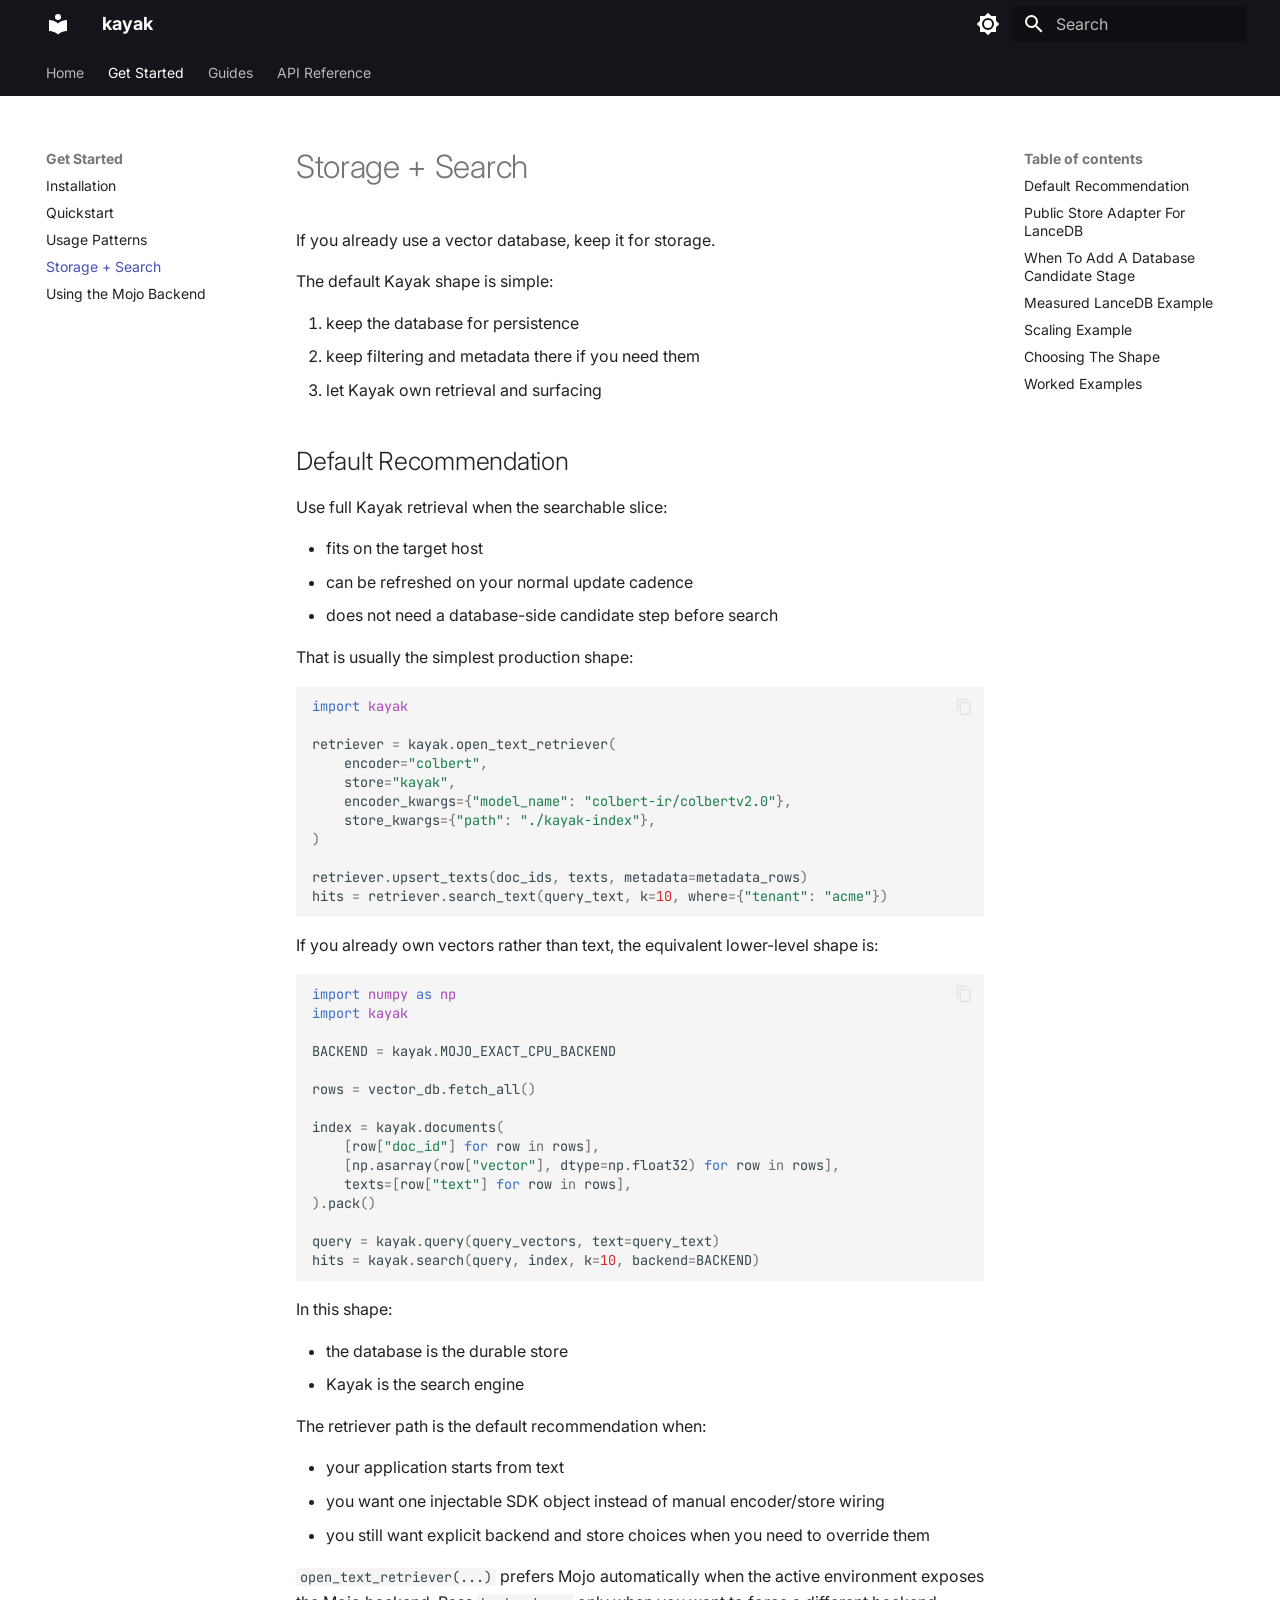
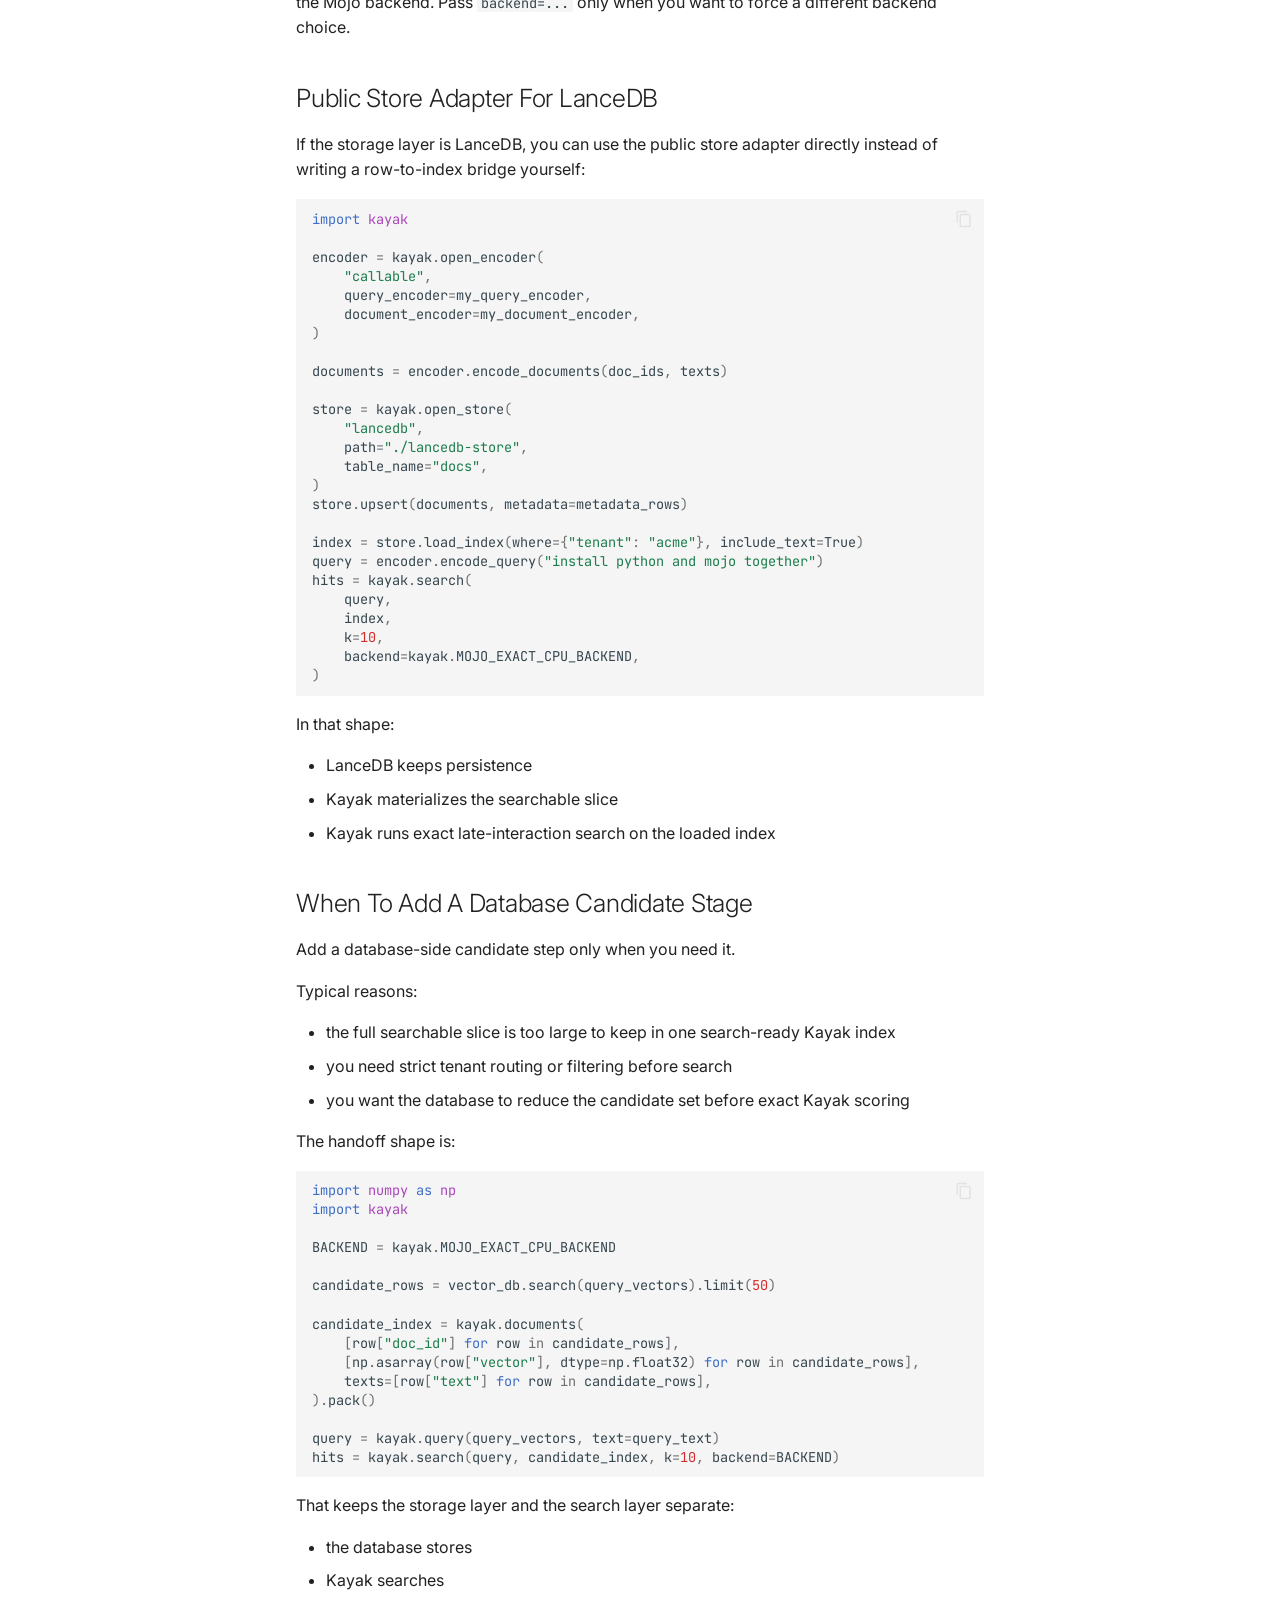
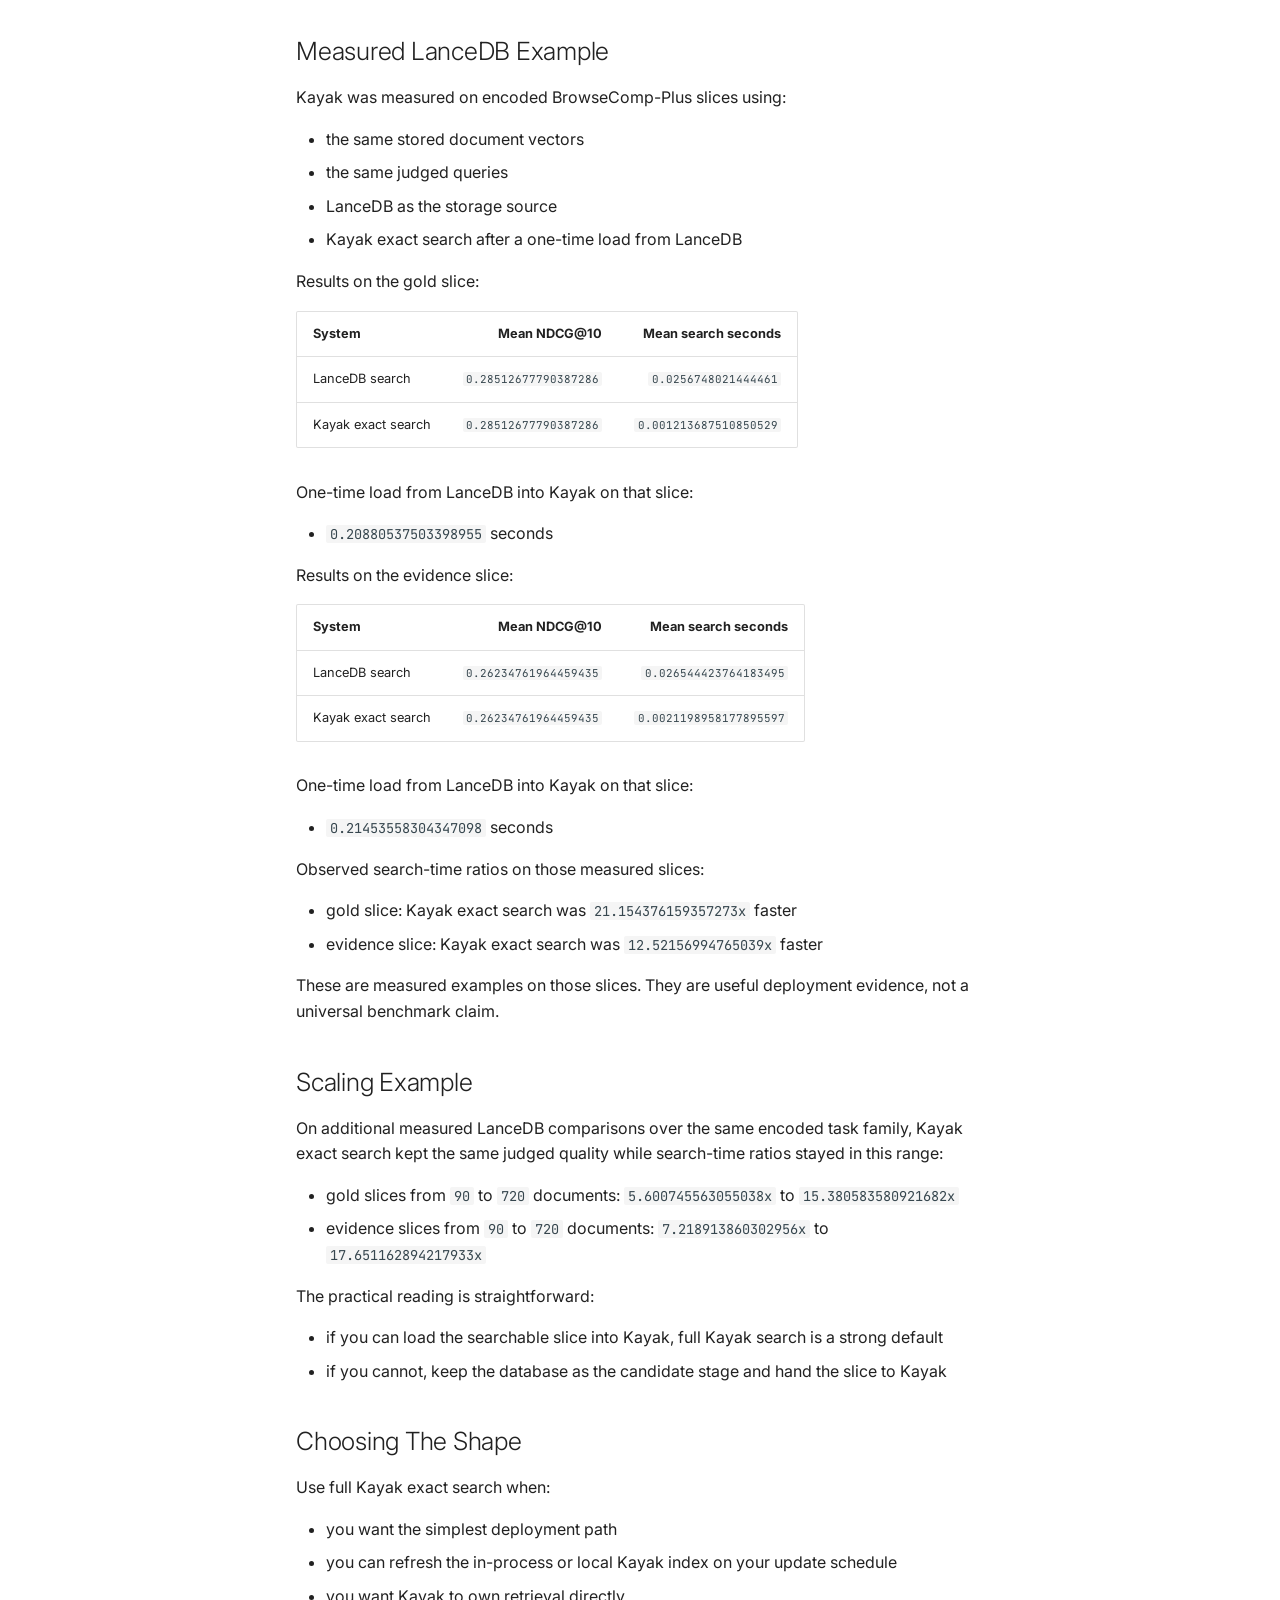
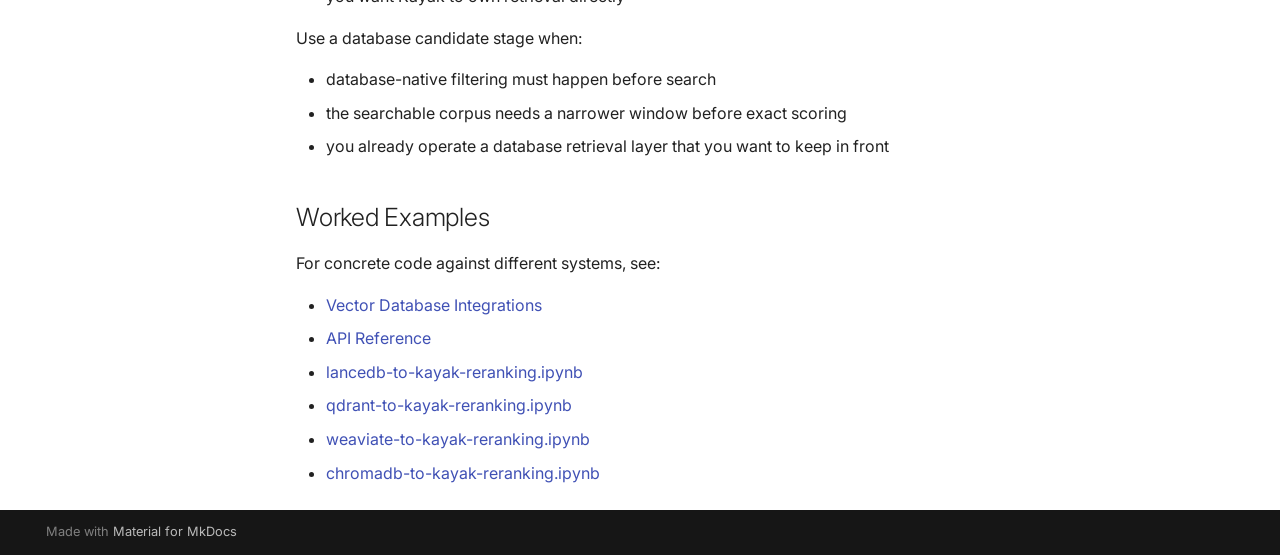
<file: storage-and-search/index.html>
<!doctype html>
<html lang="en" class="no-js">
  <head>
    
      <meta charset="utf-8">
      <meta name="viewport" content="width=device-width,initial-scale=1">
      
        <meta name="description" content="Late-interaction retrieval for Python with an explicit Mojo exact CPU backend">
      
      
      
        <link rel="canonical" href="https://docs.withkayak.com/storage-and-search/">
      
      
        <link rel="prev" href="../usage-patterns/">
      
      
        <link rel="next" href="../mojo-backend/">
      
      
        
      
      
      <link rel="icon" href="../assets/images/favicon.png">
      <meta name="generator" content="mkdocs-1.6.1, mkdocs-material-9.7.6">
    
    
      
        <title>Storage + Search - kayak</title>
      
    
    
      <link rel="stylesheet" href="../assets/stylesheets/main.484c7ddc.min.css">
      
        
        <link rel="stylesheet" href="../assets/stylesheets/palette.ab4e12ef.min.css">
      
      


    
    
      
    
    
      
        
        
        <link rel="preconnect" href="https://fonts.gstatic.com" crossorigin>
        <link rel="stylesheet" href="https://fonts.googleapis.com/css?family=Inter:300,300i,400,400i,700,700i%7CJetBrains+Mono:400,400i,700,700i&display=fallback">
        <style>:root{--md-text-font:"Inter";--md-code-font:"JetBrains Mono"}</style>
      
    
    
    <script>__md_scope=new URL("..",location),__md_hash=e=>[...e].reduce(((e,_)=>(e<<5)-e+_.charCodeAt(0)),0),__md_get=(e,_=localStorage,t=__md_scope)=>JSON.parse(_.getItem(t.pathname+"."+e)),__md_set=(e,_,t=localStorage,a=__md_scope)=>{try{t.setItem(a.pathname+"."+e,JSON.stringify(_))}catch(e){}}</script>
    
      

    
    
  </head>
  
  
    
    
      
    
    
    
    
    <body dir="ltr" data-md-color-scheme="default" data-md-color-primary="black" data-md-color-accent="indigo">
  
    
    <input class="md-toggle" data-md-toggle="drawer" type="checkbox" id="__drawer" autocomplete="off">
    <input class="md-toggle" data-md-toggle="search" type="checkbox" id="__search" autocomplete="off">
    <label class="md-overlay" for="__drawer"></label>
    <div data-md-component="skip">
      
        
        <a href="#storage-search" class="md-skip">
          Skip to content
        </a>
      
    </div>
    <div data-md-component="announce">
      
    </div>
    
    
      

<header class="md-header" data-md-component="header">
  <nav class="md-header__inner md-grid" aria-label="Header">
    <a href=".." title="kayak" class="md-header__button md-logo" aria-label="kayak" data-md-component="logo">
      
  
  <svg xmlns="http://www.w3.org/2000/svg" viewBox="0 0 24 24"><path d="M12 8a3 3 0 0 0 3-3 3 3 0 0 0-3-3 3 3 0 0 0-3 3 3 3 0 0 0 3 3m0 3.54C9.64 9.35 6.5 8 3 8v11c3.5 0 6.64 1.35 9 3.54 2.36-2.19 5.5-3.54 9-3.54V8c-3.5 0-6.64 1.35-9 3.54"/></svg>

    </a>
    <label class="md-header__button md-icon" for="__drawer">
      
      <svg xmlns="http://www.w3.org/2000/svg" viewBox="0 0 24 24"><path d="M3 6h18v2H3zm0 5h18v2H3zm0 5h18v2H3z"/></svg>
    </label>
    <div class="md-header__title" data-md-component="header-title">
      <div class="md-header__ellipsis">
        <div class="md-header__topic">
          <span class="md-ellipsis">
            kayak
          </span>
        </div>
        <div class="md-header__topic" data-md-component="header-topic">
          <span class="md-ellipsis">
            
              Storage + Search
            
          </span>
        </div>
      </div>
    </div>
    
      
        <form class="md-header__option" data-md-component="palette">
  
    
    
    
    <input class="md-option" data-md-color-media="(prefers-color-scheme: light)" data-md-color-scheme="default" data-md-color-primary="black" data-md-color-accent="indigo"  aria-label="Switch to dark mode"  type="radio" name="__palette" id="__palette_0">
    
      <label class="md-header__button md-icon" title="Switch to dark mode" for="__palette_1" hidden>
        <svg xmlns="http://www.w3.org/2000/svg" viewBox="0 0 24 24"><path d="M12 8a4 4 0 0 0-4 4 4 4 0 0 0 4 4 4 4 0 0 0 4-4 4 4 0 0 0-4-4m0 10a6 6 0 0 1-6-6 6 6 0 0 1 6-6 6 6 0 0 1 6 6 6 6 0 0 1-6 6m8-9.31V4h-4.69L12 .69 8.69 4H4v4.69L.69 12 4 15.31V20h4.69L12 23.31 15.31 20H20v-4.69L23.31 12z"/></svg>
      </label>
    
  
    
    
    
    <input class="md-option" data-md-color-media="(prefers-color-scheme: dark)" data-md-color-scheme="slate" data-md-color-primary="black" data-md-color-accent="indigo"  aria-label="Switch to light mode"  type="radio" name="__palette" id="__palette_1">
    
      <label class="md-header__button md-icon" title="Switch to light mode" for="__palette_0" hidden>
        <svg xmlns="http://www.w3.org/2000/svg" viewBox="0 0 24 24"><path d="M12 18c-.89 0-1.74-.2-2.5-.55C11.56 16.5 13 14.42 13 12s-1.44-4.5-3.5-5.45C10.26 6.2 11.11 6 12 6a6 6 0 0 1 6 6 6 6 0 0 1-6 6m8-9.31V4h-4.69L12 .69 8.69 4H4v4.69L.69 12 4 15.31V20h4.69L12 23.31 15.31 20H20v-4.69L23.31 12z"/></svg>
      </label>
    
  
</form>
      
    
    
      <script>var palette=__md_get("__palette");if(palette&&palette.color){if("(prefers-color-scheme)"===palette.color.media){var media=matchMedia("(prefers-color-scheme: light)"),input=document.querySelector(media.matches?"[data-md-color-media='(prefers-color-scheme: light)']":"[data-md-color-media='(prefers-color-scheme: dark)']");palette.color.media=input.getAttribute("data-md-color-media"),palette.color.scheme=input.getAttribute("data-md-color-scheme"),palette.color.primary=input.getAttribute("data-md-color-primary"),palette.color.accent=input.getAttribute("data-md-color-accent")}for(var[key,value]of Object.entries(palette.color))document.body.setAttribute("data-md-color-"+key,value)}</script>
    
    
    
      
      
        <label class="md-header__button md-icon" for="__search">
          
          <svg xmlns="http://www.w3.org/2000/svg" viewBox="0 0 24 24"><path d="M9.5 3A6.5 6.5 0 0 1 16 9.5c0 1.61-.59 3.09-1.56 4.23l.27.27h.79l5 5-1.5 1.5-5-5v-.79l-.27-.27A6.52 6.52 0 0 1 9.5 16 6.5 6.5 0 0 1 3 9.5 6.5 6.5 0 0 1 9.5 3m0 2C7 5 5 7 5 9.5S7 14 9.5 14 14 12 14 9.5 12 5 9.5 5"/></svg>
        </label>
        <div class="md-search" data-md-component="search" role="dialog">
  <label class="md-search__overlay" for="__search"></label>
  <div class="md-search__inner" role="search">
    <form class="md-search__form" name="search">
      <input type="text" class="md-search__input" name="query" aria-label="Search" placeholder="Search" autocapitalize="off" autocorrect="off" autocomplete="off" spellcheck="false" data-md-component="search-query" required>
      <label class="md-search__icon md-icon" for="__search">
        
        <svg xmlns="http://www.w3.org/2000/svg" viewBox="0 0 24 24"><path d="M9.5 3A6.5 6.5 0 0 1 16 9.5c0 1.61-.59 3.09-1.56 4.23l.27.27h.79l5 5-1.5 1.5-5-5v-.79l-.27-.27A6.52 6.52 0 0 1 9.5 16 6.5 6.5 0 0 1 3 9.5 6.5 6.5 0 0 1 9.5 3m0 2C7 5 5 7 5 9.5S7 14 9.5 14 14 12 14 9.5 12 5 9.5 5"/></svg>
        
        <svg xmlns="http://www.w3.org/2000/svg" viewBox="0 0 24 24"><path d="M20 11v2H8l5.5 5.5-1.42 1.42L4.16 12l7.92-7.92L13.5 5.5 8 11z"/></svg>
      </label>
      <nav class="md-search__options" aria-label="Search">
        
        <button type="reset" class="md-search__icon md-icon" title="Clear" aria-label="Clear" tabindex="-1">
          
          <svg xmlns="http://www.w3.org/2000/svg" viewBox="0 0 24 24"><path d="M19 6.41 17.59 5 12 10.59 6.41 5 5 6.41 10.59 12 5 17.59 6.41 19 12 13.41 17.59 19 19 17.59 13.41 12z"/></svg>
        </button>
      </nav>
      
    </form>
    <div class="md-search__output">
      <div class="md-search__scrollwrap" tabindex="0" data-md-scrollfix>
        <div class="md-search-result" data-md-component="search-result">
          <div class="md-search-result__meta">
            Initializing search
          </div>
          <ol class="md-search-result__list" role="presentation"></ol>
        </div>
      </div>
    </div>
  </div>
</div>
      
    
    
  </nav>
  
</header>
    
    <div class="md-container" data-md-component="container">
      
      
        
          
            
<nav class="md-tabs" aria-label="Tabs" data-md-component="tabs">
  <div class="md-grid">
    <ul class="md-tabs__list">
      
        
  
  
  
  
    <li class="md-tabs__item">
      <a href=".." class="md-tabs__link">
        
  
  
    
  
  Home

      </a>
    </li>
  

      
        
  
  
  
    
  
  
    
    
      <li class="md-tabs__item md-tabs__item--active">
        <a href="../installation/" class="md-tabs__link">
          
  
  
  Get Started

        </a>
      </li>
    
  

      
        
  
  
  
  
    
    
      <li class="md-tabs__item">
        <a href="../concepts/" class="md-tabs__link">
          
  
  
  Guides

        </a>
      </li>
    
  

      
        
  
  
  
  
    <li class="md-tabs__item">
      <a href="../api/" class="md-tabs__link">
        
  
  
    
  
  API Reference

      </a>
    </li>
  

      
    </ul>
  </div>
</nav>
          
        
      
      <main class="md-main" data-md-component="main">
        <div class="md-main__inner md-grid">
          
            
              
              <div class="md-sidebar md-sidebar--primary" data-md-component="sidebar" data-md-type="navigation" >
                <div class="md-sidebar__scrollwrap">
                  <div class="md-sidebar__inner">
                    


  


<nav class="md-nav md-nav--primary md-nav--lifted" aria-label="Navigation" data-md-level="0">
  <label class="md-nav__title" for="__drawer">
    <a href=".." title="kayak" class="md-nav__button md-logo" aria-label="kayak" data-md-component="logo">
      
  
  <svg xmlns="http://www.w3.org/2000/svg" viewBox="0 0 24 24"><path d="M12 8a3 3 0 0 0 3-3 3 3 0 0 0-3-3 3 3 0 0 0-3 3 3 3 0 0 0 3 3m0 3.54C9.64 9.35 6.5 8 3 8v11c3.5 0 6.64 1.35 9 3.54 2.36-2.19 5.5-3.54 9-3.54V8c-3.5 0-6.64 1.35-9 3.54"/></svg>

    </a>
    kayak
  </label>
  
  <ul class="md-nav__list" data-md-scrollfix>
    
      
      
  
  
  
  
    <li class="md-nav__item">
      <a href=".." class="md-nav__link">
        
  
  
  <span class="md-ellipsis">
    
  
    Home
  

    
  </span>
  
  

      </a>
    </li>
  

    
      
      
  
  
    
  
  
  
    
    
    
    
      
        
        
      
      
    
    
    <li class="md-nav__item md-nav__item--active md-nav__item--section md-nav__item--nested">
      
        
        
        <input class="md-nav__toggle md-toggle " type="checkbox" id="__nav_2" checked>
        
          
          <label class="md-nav__link" for="__nav_2" id="__nav_2_label" tabindex="">
            
  
  
  <span class="md-ellipsis">
    
  
    Get Started
  

    
  </span>
  
  

            <span class="md-nav__icon md-icon"></span>
          </label>
        
        <nav class="md-nav" data-md-level="1" aria-labelledby="__nav_2_label" aria-expanded="true">
          <label class="md-nav__title" for="__nav_2">
            <span class="md-nav__icon md-icon"></span>
            
  
    Get Started
  

          </label>
          <ul class="md-nav__list" data-md-scrollfix>
            
              
                
  
  
  
  
    <li class="md-nav__item">
      <a href="../installation/" class="md-nav__link">
        
  
  
  <span class="md-ellipsis">
    
  
    Installation
  

    
  </span>
  
  

      </a>
    </li>
  

              
            
              
                
  
  
  
  
    <li class="md-nav__item">
      <a href="../quickstart/" class="md-nav__link">
        
  
  
  <span class="md-ellipsis">
    
  
    Quickstart
  

    
  </span>
  
  

      </a>
    </li>
  

              
            
              
                
  
  
  
  
    <li class="md-nav__item">
      <a href="../usage-patterns/" class="md-nav__link">
        
  
  
  <span class="md-ellipsis">
    
  
    Usage Patterns
  

    
  </span>
  
  

      </a>
    </li>
  

              
            
              
                
  
  
    
  
  
  
    <li class="md-nav__item md-nav__item--active">
      
      <input class="md-nav__toggle md-toggle" type="checkbox" id="__toc">
      
      
        
      
      
        <label class="md-nav__link md-nav__link--active" for="__toc">
          
  
  
  <span class="md-ellipsis">
    
  
    Storage + Search
  

    
  </span>
  
  

          <span class="md-nav__icon md-icon"></span>
        </label>
      
      <a href="./" class="md-nav__link md-nav__link--active">
        
  
  
  <span class="md-ellipsis">
    
  
    Storage + Search
  

    
  </span>
  
  

      </a>
      
        

<nav class="md-nav md-nav--secondary" aria-label="Table of contents">
  
  
  
    
  
  
    <label class="md-nav__title" for="__toc">
      <span class="md-nav__icon md-icon"></span>
      Table of contents
    </label>
    <ul class="md-nav__list" data-md-component="toc" data-md-scrollfix>
      
        <li class="md-nav__item">
  <a href="#default-recommendation" class="md-nav__link">
    <span class="md-ellipsis">
      
        Default Recommendation
      
    </span>
  </a>
  
</li>
      
        <li class="md-nav__item">
  <a href="#public-store-adapter-for-lancedb" class="md-nav__link">
    <span class="md-ellipsis">
      
        Public Store Adapter For LanceDB
      
    </span>
  </a>
  
</li>
      
        <li class="md-nav__item">
  <a href="#when-to-add-a-database-candidate-stage" class="md-nav__link">
    <span class="md-ellipsis">
      
        When To Add A Database Candidate Stage
      
    </span>
  </a>
  
</li>
      
        <li class="md-nav__item">
  <a href="#measured-lancedb-example" class="md-nav__link">
    <span class="md-ellipsis">
      
        Measured LanceDB Example
      
    </span>
  </a>
  
</li>
      
        <li class="md-nav__item">
  <a href="#scaling-example" class="md-nav__link">
    <span class="md-ellipsis">
      
        Scaling Example
      
    </span>
  </a>
  
</li>
      
        <li class="md-nav__item">
  <a href="#choosing-the-shape" class="md-nav__link">
    <span class="md-ellipsis">
      
        Choosing The Shape
      
    </span>
  </a>
  
</li>
      
        <li class="md-nav__item">
  <a href="#worked-examples" class="md-nav__link">
    <span class="md-ellipsis">
      
        Worked Examples
      
    </span>
  </a>
  
</li>
      
    </ul>
  
</nav>
      
    </li>
  

              
            
              
                
  
  
  
  
    <li class="md-nav__item">
      <a href="../mojo-backend/" class="md-nav__link">
        
  
  
  <span class="md-ellipsis">
    
  
    Using the Mojo Backend
  

    
  </span>
  
  

      </a>
    </li>
  

              
            
          </ul>
        </nav>
      
    </li>
  

    
      
      
  
  
  
  
    
    
    
    
      
      
    
    
    <li class="md-nav__item md-nav__item--nested">
      
        
        
        <input class="md-nav__toggle md-toggle " type="checkbox" id="__nav_3" >
        
          
          <label class="md-nav__link" for="__nav_3" id="__nav_3_label" tabindex="0">
            
  
  
  <span class="md-ellipsis">
    
  
    Guides
  

    
  </span>
  
  

            <span class="md-nav__icon md-icon"></span>
          </label>
        
        <nav class="md-nav" data-md-level="1" aria-labelledby="__nav_3_label" aria-expanded="false">
          <label class="md-nav__title" for="__nav_3">
            <span class="md-nav__icon md-icon"></span>
            
  
    Guides
  

          </label>
          <ul class="md-nav__list" data-md-scrollfix>
            
              
                
  
  
  
  
    <li class="md-nav__item">
      <a href="../concepts/" class="md-nav__link">
        
  
  
  <span class="md-ellipsis">
    
  
    Late Interaction
  

    
  </span>
  
  

      </a>
    </li>
  

              
            
              
                
  
  
  
  
    <li class="md-nav__item">
      <a href="../search-plans/" class="md-nav__link">
        
  
  
  <span class="md-ellipsis">
    
  
    Search Plans
  

    
  </span>
  
  

      </a>
    </li>
  

              
            
              
                
  
  
  
  
    <li class="md-nav__item">
      <a href="../vector-databases/" class="md-nav__link">
        
  
  
  <span class="md-ellipsis">
    
  
    Vector Databases
  

    
  </span>
  
  

      </a>
    </li>
  

              
            
          </ul>
        </nav>
      
    </li>
  

    
      
      
  
  
  
  
    <li class="md-nav__item">
      <a href="../api/" class="md-nav__link">
        
  
  
  <span class="md-ellipsis">
    
  
    API Reference
  

    
  </span>
  
  

      </a>
    </li>
  

    
  </ul>
</nav>
                  </div>
                </div>
              </div>
            
            
              
              <div class="md-sidebar md-sidebar--secondary" data-md-component="sidebar" data-md-type="toc" >
                <div class="md-sidebar__scrollwrap">
                  <div class="md-sidebar__inner">
                    

<nav class="md-nav md-nav--secondary" aria-label="Table of contents">
  
  
  
    
  
  
    <label class="md-nav__title" for="__toc">
      <span class="md-nav__icon md-icon"></span>
      Table of contents
    </label>
    <ul class="md-nav__list" data-md-component="toc" data-md-scrollfix>
      
        <li class="md-nav__item">
  <a href="#default-recommendation" class="md-nav__link">
    <span class="md-ellipsis">
      
        Default Recommendation
      
    </span>
  </a>
  
</li>
      
        <li class="md-nav__item">
  <a href="#public-store-adapter-for-lancedb" class="md-nav__link">
    <span class="md-ellipsis">
      
        Public Store Adapter For LanceDB
      
    </span>
  </a>
  
</li>
      
        <li class="md-nav__item">
  <a href="#when-to-add-a-database-candidate-stage" class="md-nav__link">
    <span class="md-ellipsis">
      
        When To Add A Database Candidate Stage
      
    </span>
  </a>
  
</li>
      
        <li class="md-nav__item">
  <a href="#measured-lancedb-example" class="md-nav__link">
    <span class="md-ellipsis">
      
        Measured LanceDB Example
      
    </span>
  </a>
  
</li>
      
        <li class="md-nav__item">
  <a href="#scaling-example" class="md-nav__link">
    <span class="md-ellipsis">
      
        Scaling Example
      
    </span>
  </a>
  
</li>
      
        <li class="md-nav__item">
  <a href="#choosing-the-shape" class="md-nav__link">
    <span class="md-ellipsis">
      
        Choosing The Shape
      
    </span>
  </a>
  
</li>
      
        <li class="md-nav__item">
  <a href="#worked-examples" class="md-nav__link">
    <span class="md-ellipsis">
      
        Worked Examples
      
    </span>
  </a>
  
</li>
      
    </ul>
  
</nav>
                  </div>
                </div>
              </div>
            
          
          
            <div class="md-content" data-md-component="content">
              
              <article class="md-content__inner md-typeset">
                
                  



<h1 id="storage-search">Storage + Search</h1>
<p>If you already use a vector database, keep it for storage.</p>
<p>The default Kayak shape is simple:</p>
<ol>
<li>keep the database for persistence</li>
<li>keep filtering and metadata there if you need them</li>
<li>let Kayak own retrieval and surfacing</li>
</ol>
<h2 id="default-recommendation">Default Recommendation</h2>
<p>Use full Kayak retrieval when the searchable slice:</p>
<ul>
<li>fits on the target host</li>
<li>can be refreshed on your normal update cadence</li>
<li>does not need a database-side candidate step before search</li>
</ul>
<p>That is usually the simplest production shape:</p>
<div class="highlight"><pre><span></span><code><a id="__codelineno-0-1" name="__codelineno-0-1" href="#__codelineno-0-1"></a><span class="kn">import</span><span class="w"> </span><span class="nn">kayak</span>
<a id="__codelineno-0-2" name="__codelineno-0-2" href="#__codelineno-0-2"></a>
<a id="__codelineno-0-3" name="__codelineno-0-3" href="#__codelineno-0-3"></a><span class="n">retriever</span> <span class="o">=</span> <span class="n">kayak</span><span class="o">.</span><span class="n">open_text_retriever</span><span class="p">(</span>
<a id="__codelineno-0-4" name="__codelineno-0-4" href="#__codelineno-0-4"></a>    <span class="n">encoder</span><span class="o">=</span><span class="s2">&quot;colbert&quot;</span><span class="p">,</span>
<a id="__codelineno-0-5" name="__codelineno-0-5" href="#__codelineno-0-5"></a>    <span class="n">store</span><span class="o">=</span><span class="s2">&quot;kayak&quot;</span><span class="p">,</span>
<a id="__codelineno-0-6" name="__codelineno-0-6" href="#__codelineno-0-6"></a>    <span class="n">encoder_kwargs</span><span class="o">=</span><span class="p">{</span><span class="s2">&quot;model_name&quot;</span><span class="p">:</span> <span class="s2">&quot;colbert-ir/colbertv2.0&quot;</span><span class="p">},</span>
<a id="__codelineno-0-7" name="__codelineno-0-7" href="#__codelineno-0-7"></a>    <span class="n">store_kwargs</span><span class="o">=</span><span class="p">{</span><span class="s2">&quot;path&quot;</span><span class="p">:</span> <span class="s2">&quot;./kayak-index&quot;</span><span class="p">},</span>
<a id="__codelineno-0-8" name="__codelineno-0-8" href="#__codelineno-0-8"></a><span class="p">)</span>
<a id="__codelineno-0-9" name="__codelineno-0-9" href="#__codelineno-0-9"></a>
<a id="__codelineno-0-10" name="__codelineno-0-10" href="#__codelineno-0-10"></a><span class="n">retriever</span><span class="o">.</span><span class="n">upsert_texts</span><span class="p">(</span><span class="n">doc_ids</span><span class="p">,</span> <span class="n">texts</span><span class="p">,</span> <span class="n">metadata</span><span class="o">=</span><span class="n">metadata_rows</span><span class="p">)</span>
<a id="__codelineno-0-11" name="__codelineno-0-11" href="#__codelineno-0-11"></a><span class="n">hits</span> <span class="o">=</span> <span class="n">retriever</span><span class="o">.</span><span class="n">search_text</span><span class="p">(</span><span class="n">query_text</span><span class="p">,</span> <span class="n">k</span><span class="o">=</span><span class="mi">10</span><span class="p">,</span> <span class="n">where</span><span class="o">=</span><span class="p">{</span><span class="s2">&quot;tenant&quot;</span><span class="p">:</span> <span class="s2">&quot;acme&quot;</span><span class="p">})</span>
</code></pre></div>
<p>If you already own vectors rather than text, the equivalent lower-level shape is:</p>
<div class="highlight"><pre><span></span><code><a id="__codelineno-1-1" name="__codelineno-1-1" href="#__codelineno-1-1"></a><span class="kn">import</span><span class="w"> </span><span class="nn">numpy</span><span class="w"> </span><span class="k">as</span><span class="w"> </span><span class="nn">np</span>
<a id="__codelineno-1-2" name="__codelineno-1-2" href="#__codelineno-1-2"></a><span class="kn">import</span><span class="w"> </span><span class="nn">kayak</span>
<a id="__codelineno-1-3" name="__codelineno-1-3" href="#__codelineno-1-3"></a>
<a id="__codelineno-1-4" name="__codelineno-1-4" href="#__codelineno-1-4"></a><span class="n">BACKEND</span> <span class="o">=</span> <span class="n">kayak</span><span class="o">.</span><span class="n">MOJO_EXACT_CPU_BACKEND</span>
<a id="__codelineno-1-5" name="__codelineno-1-5" href="#__codelineno-1-5"></a>
<a id="__codelineno-1-6" name="__codelineno-1-6" href="#__codelineno-1-6"></a><span class="n">rows</span> <span class="o">=</span> <span class="n">vector_db</span><span class="o">.</span><span class="n">fetch_all</span><span class="p">()</span>
<a id="__codelineno-1-7" name="__codelineno-1-7" href="#__codelineno-1-7"></a>
<a id="__codelineno-1-8" name="__codelineno-1-8" href="#__codelineno-1-8"></a><span class="n">index</span> <span class="o">=</span> <span class="n">kayak</span><span class="o">.</span><span class="n">documents</span><span class="p">(</span>
<a id="__codelineno-1-9" name="__codelineno-1-9" href="#__codelineno-1-9"></a>    <span class="p">[</span><span class="n">row</span><span class="p">[</span><span class="s2">&quot;doc_id&quot;</span><span class="p">]</span> <span class="k">for</span> <span class="n">row</span> <span class="ow">in</span> <span class="n">rows</span><span class="p">],</span>
<a id="__codelineno-1-10" name="__codelineno-1-10" href="#__codelineno-1-10"></a>    <span class="p">[</span><span class="n">np</span><span class="o">.</span><span class="n">asarray</span><span class="p">(</span><span class="n">row</span><span class="p">[</span><span class="s2">&quot;vector&quot;</span><span class="p">],</span> <span class="n">dtype</span><span class="o">=</span><span class="n">np</span><span class="o">.</span><span class="n">float32</span><span class="p">)</span> <span class="k">for</span> <span class="n">row</span> <span class="ow">in</span> <span class="n">rows</span><span class="p">],</span>
<a id="__codelineno-1-11" name="__codelineno-1-11" href="#__codelineno-1-11"></a>    <span class="n">texts</span><span class="o">=</span><span class="p">[</span><span class="n">row</span><span class="p">[</span><span class="s2">&quot;text&quot;</span><span class="p">]</span> <span class="k">for</span> <span class="n">row</span> <span class="ow">in</span> <span class="n">rows</span><span class="p">],</span>
<a id="__codelineno-1-12" name="__codelineno-1-12" href="#__codelineno-1-12"></a><span class="p">)</span><span class="o">.</span><span class="n">pack</span><span class="p">()</span>
<a id="__codelineno-1-13" name="__codelineno-1-13" href="#__codelineno-1-13"></a>
<a id="__codelineno-1-14" name="__codelineno-1-14" href="#__codelineno-1-14"></a><span class="n">query</span> <span class="o">=</span> <span class="n">kayak</span><span class="o">.</span><span class="n">query</span><span class="p">(</span><span class="n">query_vectors</span><span class="p">,</span> <span class="n">text</span><span class="o">=</span><span class="n">query_text</span><span class="p">)</span>
<a id="__codelineno-1-15" name="__codelineno-1-15" href="#__codelineno-1-15"></a><span class="n">hits</span> <span class="o">=</span> <span class="n">kayak</span><span class="o">.</span><span class="n">search</span><span class="p">(</span><span class="n">query</span><span class="p">,</span> <span class="n">index</span><span class="p">,</span> <span class="n">k</span><span class="o">=</span><span class="mi">10</span><span class="p">,</span> <span class="n">backend</span><span class="o">=</span><span class="n">BACKEND</span><span class="p">)</span>
</code></pre></div>
<p>In this shape:</p>
<ul>
<li>the database is the durable store</li>
<li>Kayak is the search engine</li>
</ul>
<p>The retriever path is the default recommendation when:</p>
<ul>
<li>your application starts from text</li>
<li>you want one injectable SDK object instead of manual encoder/store wiring</li>
<li>you still want explicit backend and store choices when you need to override them</li>
</ul>
<p><code>open_text_retriever(...)</code> prefers Mojo automatically when the active
environment exposes the Mojo backend. Pass <code>backend=...</code> only when you want
to force a different backend choice.</p>
<h2 id="public-store-adapter-for-lancedb">Public Store Adapter For LanceDB</h2>
<p>If the storage layer is LanceDB, you can use the public store adapter directly
instead of writing a row-to-index bridge yourself:</p>
<div class="highlight"><pre><span></span><code><a id="__codelineno-2-1" name="__codelineno-2-1" href="#__codelineno-2-1"></a><span class="kn">import</span><span class="w"> </span><span class="nn">kayak</span>
<a id="__codelineno-2-2" name="__codelineno-2-2" href="#__codelineno-2-2"></a>
<a id="__codelineno-2-3" name="__codelineno-2-3" href="#__codelineno-2-3"></a><span class="n">encoder</span> <span class="o">=</span> <span class="n">kayak</span><span class="o">.</span><span class="n">open_encoder</span><span class="p">(</span>
<a id="__codelineno-2-4" name="__codelineno-2-4" href="#__codelineno-2-4"></a>    <span class="s2">&quot;callable&quot;</span><span class="p">,</span>
<a id="__codelineno-2-5" name="__codelineno-2-5" href="#__codelineno-2-5"></a>    <span class="n">query_encoder</span><span class="o">=</span><span class="n">my_query_encoder</span><span class="p">,</span>
<a id="__codelineno-2-6" name="__codelineno-2-6" href="#__codelineno-2-6"></a>    <span class="n">document_encoder</span><span class="o">=</span><span class="n">my_document_encoder</span><span class="p">,</span>
<a id="__codelineno-2-7" name="__codelineno-2-7" href="#__codelineno-2-7"></a><span class="p">)</span>
<a id="__codelineno-2-8" name="__codelineno-2-8" href="#__codelineno-2-8"></a>
<a id="__codelineno-2-9" name="__codelineno-2-9" href="#__codelineno-2-9"></a><span class="n">documents</span> <span class="o">=</span> <span class="n">encoder</span><span class="o">.</span><span class="n">encode_documents</span><span class="p">(</span><span class="n">doc_ids</span><span class="p">,</span> <span class="n">texts</span><span class="p">)</span>
<a id="__codelineno-2-10" name="__codelineno-2-10" href="#__codelineno-2-10"></a>
<a id="__codelineno-2-11" name="__codelineno-2-11" href="#__codelineno-2-11"></a><span class="n">store</span> <span class="o">=</span> <span class="n">kayak</span><span class="o">.</span><span class="n">open_store</span><span class="p">(</span>
<a id="__codelineno-2-12" name="__codelineno-2-12" href="#__codelineno-2-12"></a>    <span class="s2">&quot;lancedb&quot;</span><span class="p">,</span>
<a id="__codelineno-2-13" name="__codelineno-2-13" href="#__codelineno-2-13"></a>    <span class="n">path</span><span class="o">=</span><span class="s2">&quot;./lancedb-store&quot;</span><span class="p">,</span>
<a id="__codelineno-2-14" name="__codelineno-2-14" href="#__codelineno-2-14"></a>    <span class="n">table_name</span><span class="o">=</span><span class="s2">&quot;docs&quot;</span><span class="p">,</span>
<a id="__codelineno-2-15" name="__codelineno-2-15" href="#__codelineno-2-15"></a><span class="p">)</span>
<a id="__codelineno-2-16" name="__codelineno-2-16" href="#__codelineno-2-16"></a><span class="n">store</span><span class="o">.</span><span class="n">upsert</span><span class="p">(</span><span class="n">documents</span><span class="p">,</span> <span class="n">metadata</span><span class="o">=</span><span class="n">metadata_rows</span><span class="p">)</span>
<a id="__codelineno-2-17" name="__codelineno-2-17" href="#__codelineno-2-17"></a>
<a id="__codelineno-2-18" name="__codelineno-2-18" href="#__codelineno-2-18"></a><span class="n">index</span> <span class="o">=</span> <span class="n">store</span><span class="o">.</span><span class="n">load_index</span><span class="p">(</span><span class="n">where</span><span class="o">=</span><span class="p">{</span><span class="s2">&quot;tenant&quot;</span><span class="p">:</span> <span class="s2">&quot;acme&quot;</span><span class="p">},</span> <span class="n">include_text</span><span class="o">=</span><span class="kc">True</span><span class="p">)</span>
<a id="__codelineno-2-19" name="__codelineno-2-19" href="#__codelineno-2-19"></a><span class="n">query</span> <span class="o">=</span> <span class="n">encoder</span><span class="o">.</span><span class="n">encode_query</span><span class="p">(</span><span class="s2">&quot;install python and mojo together&quot;</span><span class="p">)</span>
<a id="__codelineno-2-20" name="__codelineno-2-20" href="#__codelineno-2-20"></a><span class="n">hits</span> <span class="o">=</span> <span class="n">kayak</span><span class="o">.</span><span class="n">search</span><span class="p">(</span>
<a id="__codelineno-2-21" name="__codelineno-2-21" href="#__codelineno-2-21"></a>    <span class="n">query</span><span class="p">,</span>
<a id="__codelineno-2-22" name="__codelineno-2-22" href="#__codelineno-2-22"></a>    <span class="n">index</span><span class="p">,</span>
<a id="__codelineno-2-23" name="__codelineno-2-23" href="#__codelineno-2-23"></a>    <span class="n">k</span><span class="o">=</span><span class="mi">10</span><span class="p">,</span>
<a id="__codelineno-2-24" name="__codelineno-2-24" href="#__codelineno-2-24"></a>    <span class="n">backend</span><span class="o">=</span><span class="n">kayak</span><span class="o">.</span><span class="n">MOJO_EXACT_CPU_BACKEND</span><span class="p">,</span>
<a id="__codelineno-2-25" name="__codelineno-2-25" href="#__codelineno-2-25"></a><span class="p">)</span>
</code></pre></div>
<p>In that shape:</p>
<ul>
<li>LanceDB keeps persistence</li>
<li>Kayak materializes the searchable slice</li>
<li>Kayak runs exact late-interaction search on the loaded index</li>
</ul>
<h2 id="when-to-add-a-database-candidate-stage">When To Add A Database Candidate Stage</h2>
<p>Add a database-side candidate step only when you need it.</p>
<p>Typical reasons:</p>
<ul>
<li>the full searchable slice is too large to keep in one search-ready Kayak index</li>
<li>you need strict tenant routing or filtering before search</li>
<li>you want the database to reduce the candidate set before exact Kayak scoring</li>
</ul>
<p>The handoff shape is:</p>
<div class="highlight"><pre><span></span><code><a id="__codelineno-3-1" name="__codelineno-3-1" href="#__codelineno-3-1"></a><span class="kn">import</span><span class="w"> </span><span class="nn">numpy</span><span class="w"> </span><span class="k">as</span><span class="w"> </span><span class="nn">np</span>
<a id="__codelineno-3-2" name="__codelineno-3-2" href="#__codelineno-3-2"></a><span class="kn">import</span><span class="w"> </span><span class="nn">kayak</span>
<a id="__codelineno-3-3" name="__codelineno-3-3" href="#__codelineno-3-3"></a>
<a id="__codelineno-3-4" name="__codelineno-3-4" href="#__codelineno-3-4"></a><span class="n">BACKEND</span> <span class="o">=</span> <span class="n">kayak</span><span class="o">.</span><span class="n">MOJO_EXACT_CPU_BACKEND</span>
<a id="__codelineno-3-5" name="__codelineno-3-5" href="#__codelineno-3-5"></a>
<a id="__codelineno-3-6" name="__codelineno-3-6" href="#__codelineno-3-6"></a><span class="n">candidate_rows</span> <span class="o">=</span> <span class="n">vector_db</span><span class="o">.</span><span class="n">search</span><span class="p">(</span><span class="n">query_vectors</span><span class="p">)</span><span class="o">.</span><span class="n">limit</span><span class="p">(</span><span class="mi">50</span><span class="p">)</span>
<a id="__codelineno-3-7" name="__codelineno-3-7" href="#__codelineno-3-7"></a>
<a id="__codelineno-3-8" name="__codelineno-3-8" href="#__codelineno-3-8"></a><span class="n">candidate_index</span> <span class="o">=</span> <span class="n">kayak</span><span class="o">.</span><span class="n">documents</span><span class="p">(</span>
<a id="__codelineno-3-9" name="__codelineno-3-9" href="#__codelineno-3-9"></a>    <span class="p">[</span><span class="n">row</span><span class="p">[</span><span class="s2">&quot;doc_id&quot;</span><span class="p">]</span> <span class="k">for</span> <span class="n">row</span> <span class="ow">in</span> <span class="n">candidate_rows</span><span class="p">],</span>
<a id="__codelineno-3-10" name="__codelineno-3-10" href="#__codelineno-3-10"></a>    <span class="p">[</span><span class="n">np</span><span class="o">.</span><span class="n">asarray</span><span class="p">(</span><span class="n">row</span><span class="p">[</span><span class="s2">&quot;vector&quot;</span><span class="p">],</span> <span class="n">dtype</span><span class="o">=</span><span class="n">np</span><span class="o">.</span><span class="n">float32</span><span class="p">)</span> <span class="k">for</span> <span class="n">row</span> <span class="ow">in</span> <span class="n">candidate_rows</span><span class="p">],</span>
<a id="__codelineno-3-11" name="__codelineno-3-11" href="#__codelineno-3-11"></a>    <span class="n">texts</span><span class="o">=</span><span class="p">[</span><span class="n">row</span><span class="p">[</span><span class="s2">&quot;text&quot;</span><span class="p">]</span> <span class="k">for</span> <span class="n">row</span> <span class="ow">in</span> <span class="n">candidate_rows</span><span class="p">],</span>
<a id="__codelineno-3-12" name="__codelineno-3-12" href="#__codelineno-3-12"></a><span class="p">)</span><span class="o">.</span><span class="n">pack</span><span class="p">()</span>
<a id="__codelineno-3-13" name="__codelineno-3-13" href="#__codelineno-3-13"></a>
<a id="__codelineno-3-14" name="__codelineno-3-14" href="#__codelineno-3-14"></a><span class="n">query</span> <span class="o">=</span> <span class="n">kayak</span><span class="o">.</span><span class="n">query</span><span class="p">(</span><span class="n">query_vectors</span><span class="p">,</span> <span class="n">text</span><span class="o">=</span><span class="n">query_text</span><span class="p">)</span>
<a id="__codelineno-3-15" name="__codelineno-3-15" href="#__codelineno-3-15"></a><span class="n">hits</span> <span class="o">=</span> <span class="n">kayak</span><span class="o">.</span><span class="n">search</span><span class="p">(</span><span class="n">query</span><span class="p">,</span> <span class="n">candidate_index</span><span class="p">,</span> <span class="n">k</span><span class="o">=</span><span class="mi">10</span><span class="p">,</span> <span class="n">backend</span><span class="o">=</span><span class="n">BACKEND</span><span class="p">)</span>
</code></pre></div>
<p>That keeps the storage layer and the search layer separate:</p>
<ul>
<li>the database stores</li>
<li>Kayak searches</li>
</ul>
<h2 id="measured-lancedb-example">Measured LanceDB Example</h2>
<p>Kayak was measured on encoded BrowseComp-Plus slices using:</p>
<ul>
<li>the same stored document vectors</li>
<li>the same judged queries</li>
<li>LanceDB as the storage source</li>
<li>Kayak exact search after a one-time load from LanceDB</li>
</ul>
<p>Results on the gold slice:</p>
<table>
<thead>
<tr>
<th>System</th>
<th style="text-align: right;">Mean NDCG@10</th>
<th style="text-align: right;">Mean search seconds</th>
</tr>
</thead>
<tbody>
<tr>
<td>LanceDB search</td>
<td style="text-align: right;"><code>0.28512677790387286</code></td>
<td style="text-align: right;"><code>0.0256748021444461</code></td>
</tr>
<tr>
<td>Kayak exact search</td>
<td style="text-align: right;"><code>0.28512677790387286</code></td>
<td style="text-align: right;"><code>0.001213687510850529</code></td>
</tr>
</tbody>
</table>
<p>One-time load from LanceDB into Kayak on that slice:</p>
<ul>
<li><code>0.20880537503398955</code> seconds</li>
</ul>
<p>Results on the evidence slice:</p>
<table>
<thead>
<tr>
<th>System</th>
<th style="text-align: right;">Mean NDCG@10</th>
<th style="text-align: right;">Mean search seconds</th>
</tr>
</thead>
<tbody>
<tr>
<td>LanceDB search</td>
<td style="text-align: right;"><code>0.26234761964459435</code></td>
<td style="text-align: right;"><code>0.026544423764183495</code></td>
</tr>
<tr>
<td>Kayak exact search</td>
<td style="text-align: right;"><code>0.26234761964459435</code></td>
<td style="text-align: right;"><code>0.0021198958177895597</code></td>
</tr>
</tbody>
</table>
<p>One-time load from LanceDB into Kayak on that slice:</p>
<ul>
<li><code>0.21453558304347098</code> seconds</li>
</ul>
<p>Observed search-time ratios on those measured slices:</p>
<ul>
<li>gold slice: Kayak exact search was <code>21.154376159357273x</code> faster</li>
<li>evidence slice: Kayak exact search was <code>12.52156994765039x</code> faster</li>
</ul>
<p>These are measured examples on those slices. They are useful deployment
evidence, not a universal benchmark claim.</p>
<h2 id="scaling-example">Scaling Example</h2>
<p>On additional measured LanceDB comparisons over the same encoded task family,
Kayak exact search kept the same judged quality while search-time ratios stayed
in this range:</p>
<ul>
<li>gold slices from <code>90</code> to <code>720</code> documents: <code>5.600745563055038x</code> to <code>15.380583580921682x</code></li>
<li>evidence slices from <code>90</code> to <code>720</code> documents: <code>7.218913860302956x</code> to <code>17.651162894217933x</code></li>
</ul>
<p>The practical reading is straightforward:</p>
<ul>
<li>if you can load the searchable slice into Kayak, full Kayak search is a strong default</li>
<li>if you cannot, keep the database as the candidate stage and hand the slice to Kayak</li>
</ul>
<h2 id="choosing-the-shape">Choosing The Shape</h2>
<p>Use full Kayak exact search when:</p>
<ul>
<li>you want the simplest deployment path</li>
<li>you can refresh the in-process or local Kayak index on your update schedule</li>
<li>you want Kayak to own retrieval directly</li>
</ul>
<p>Use a database candidate stage when:</p>
<ul>
<li>database-native filtering must happen before search</li>
<li>the searchable corpus needs a narrower window before exact scoring</li>
<li>you already operate a database retrieval layer that you want to keep in front</li>
</ul>
<h2 id="worked-examples">Worked Examples</h2>
<p>For concrete code against different systems, see:</p>
<ul>
<li><a href="../vector-databases/">Vector Database Integrations</a></li>
<li><a href="../api/">API Reference</a></li>
<li><a href="../notebooks/lancedb-to-kayak-reranking.ipynb">lancedb-to-kayak-reranking.ipynb</a></li>
<li><a href="../notebooks/qdrant-to-kayak-reranking.ipynb">qdrant-to-kayak-reranking.ipynb</a></li>
<li><a href="../notebooks/weaviate-to-kayak-reranking.ipynb">weaviate-to-kayak-reranking.ipynb</a></li>
<li><a href="../notebooks/chromadb-to-kayak-reranking.ipynb">chromadb-to-kayak-reranking.ipynb</a></li>
</ul>












                
              </article>
            </div>
          
          
<script>var target=document.getElementById(location.hash.slice(1));target&&target.name&&(target.checked=target.name.startsWith("__tabbed_"))</script>
        </div>
        
          <button type="button" class="md-top md-icon" data-md-component="top" hidden>
  
  <svg xmlns="http://www.w3.org/2000/svg" viewBox="0 0 24 24"><path d="M13 20h-2V8l-5.5 5.5-1.42-1.42L12 4.16l7.92 7.92-1.42 1.42L13 8z"/></svg>
  Back to top
</button>
        
      </main>
      
        <footer class="md-footer">
  
  <div class="md-footer-meta md-typeset">
    <div class="md-footer-meta__inner md-grid">
      <div class="md-copyright">
  
  
    Made with
    <a href="https://squidfunk.github.io/mkdocs-material/" target="_blank" rel="noopener">
      Material for MkDocs
    </a>
  
</div>
      
    </div>
  </div>
</footer>
      
    </div>
    <div class="md-dialog" data-md-component="dialog">
      <div class="md-dialog__inner md-typeset"></div>
    </div>
    
    
    
      
      
      <script id="__config" type="application/json">{"annotate": null, "base": "..", "features": ["navigation.tabs", "navigation.top", "search.highlight", "content.code.copy", "content.code.annotate"], "search": "../assets/javascripts/workers/search.2c215733.min.js", "tags": null, "translations": {"clipboard.copied": "Copied to clipboard", "clipboard.copy": "Copy to clipboard", "search.result.more.one": "1 more on this page", "search.result.more.other": "# more on this page", "search.result.none": "No matching documents", "search.result.one": "1 matching document", "search.result.other": "# matching documents", "search.result.placeholder": "Type to start searching", "search.result.term.missing": "Missing", "select.version": "Select version"}, "version": null}</script>
    
    
      <script src="../assets/javascripts/bundle.79ae519e.min.js"></script>
      
    
  </body>
</html>
</file>
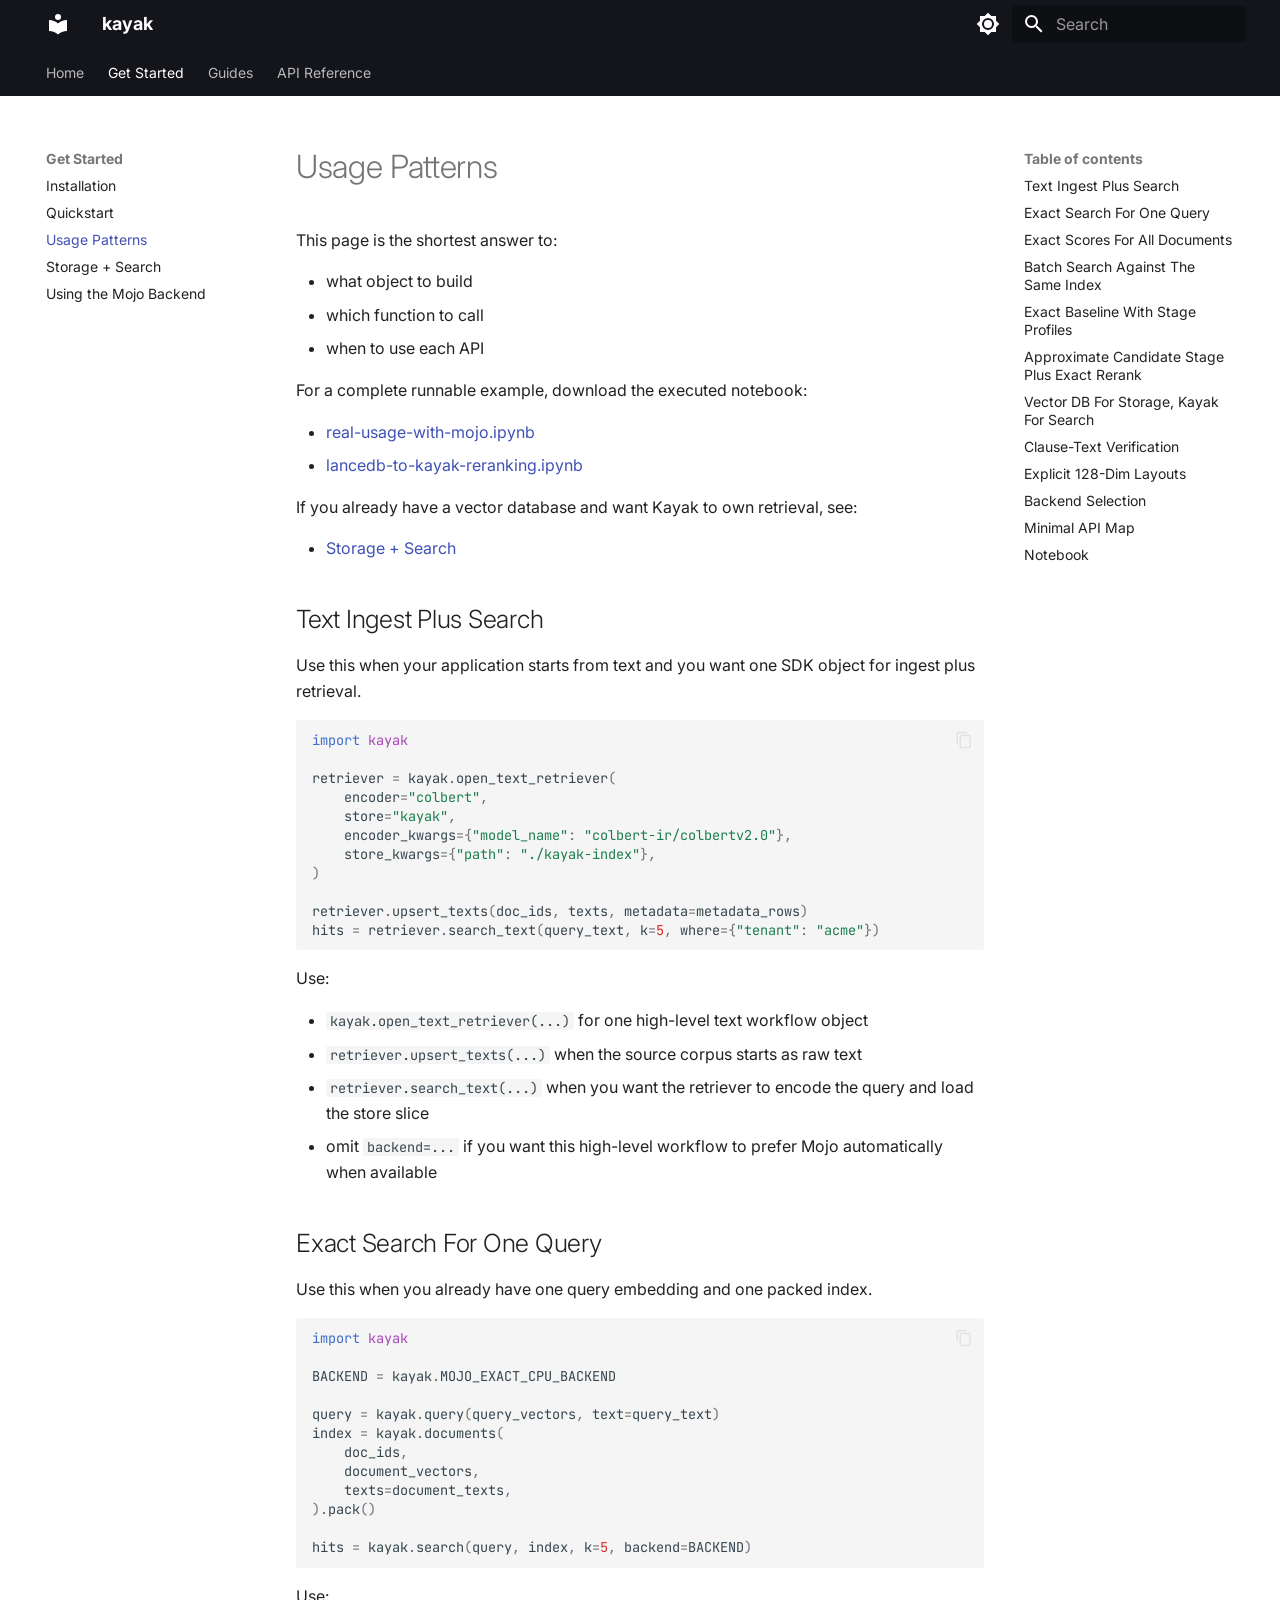
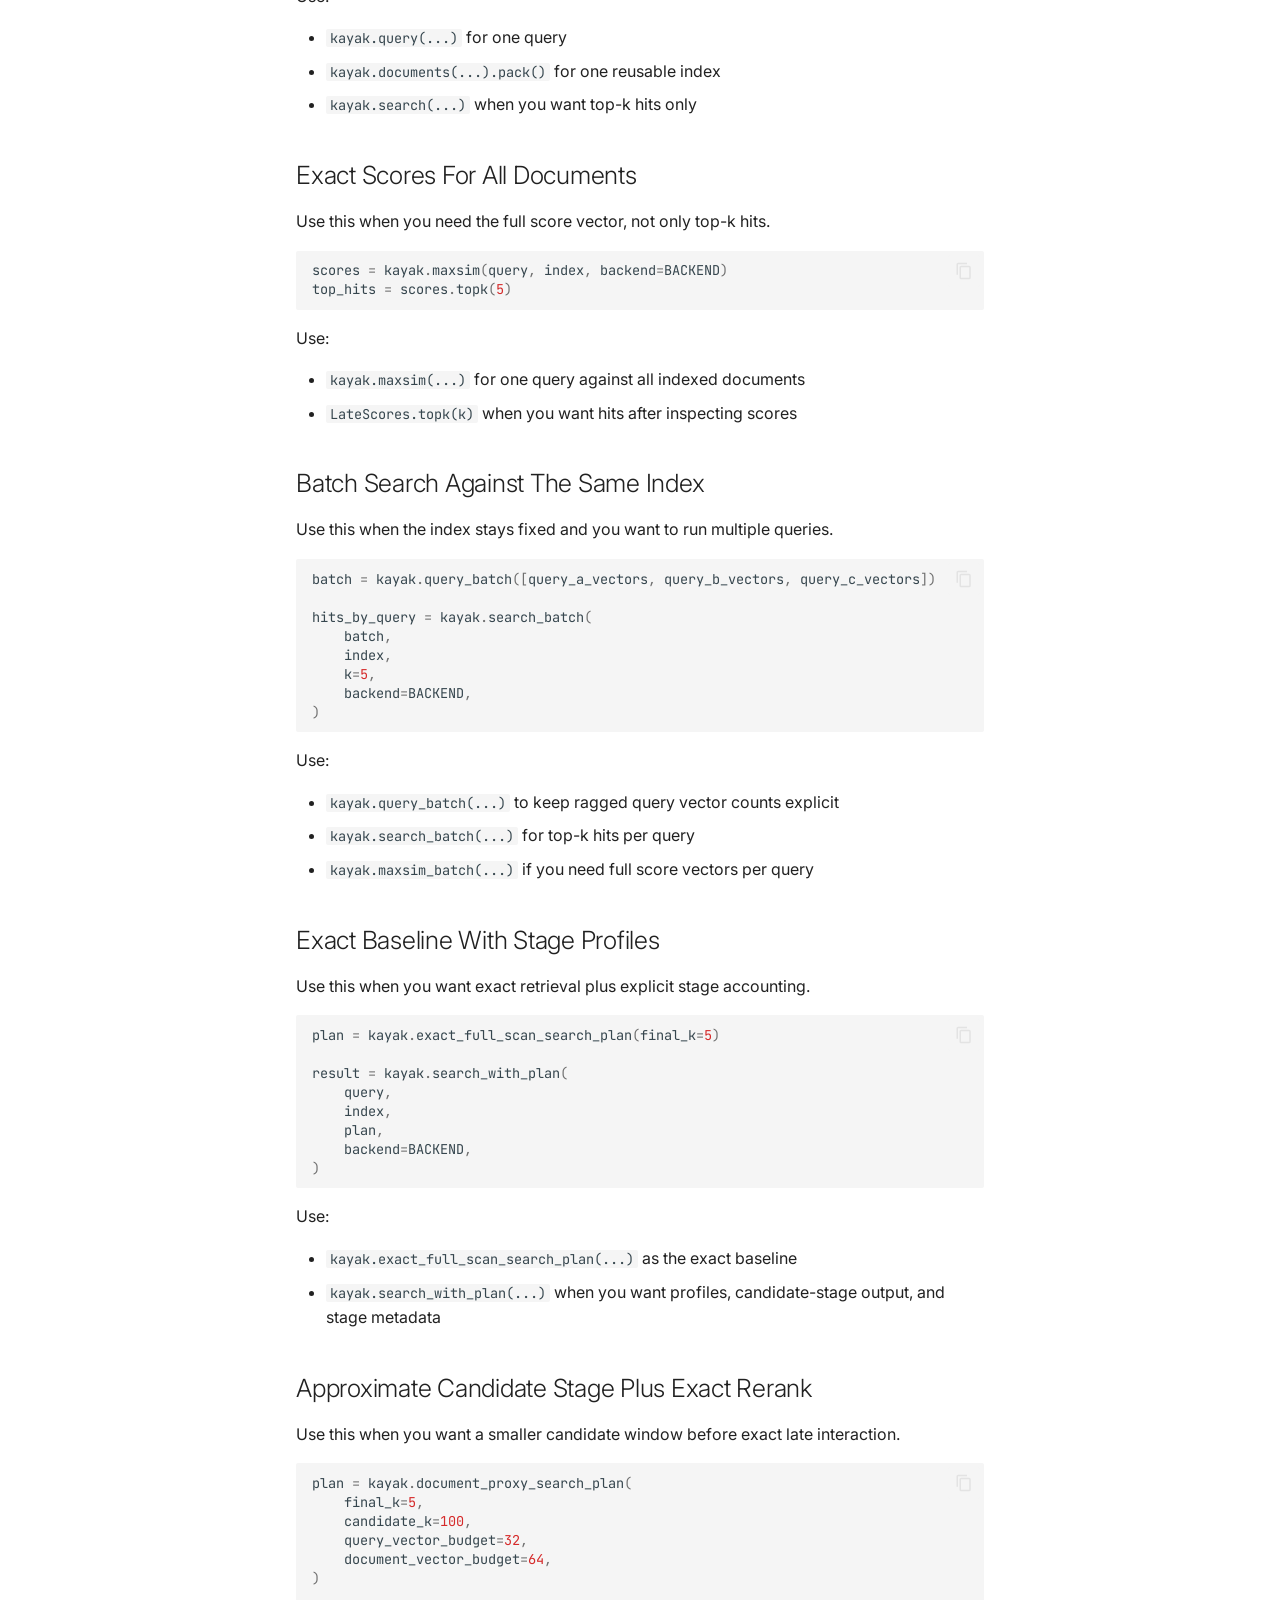
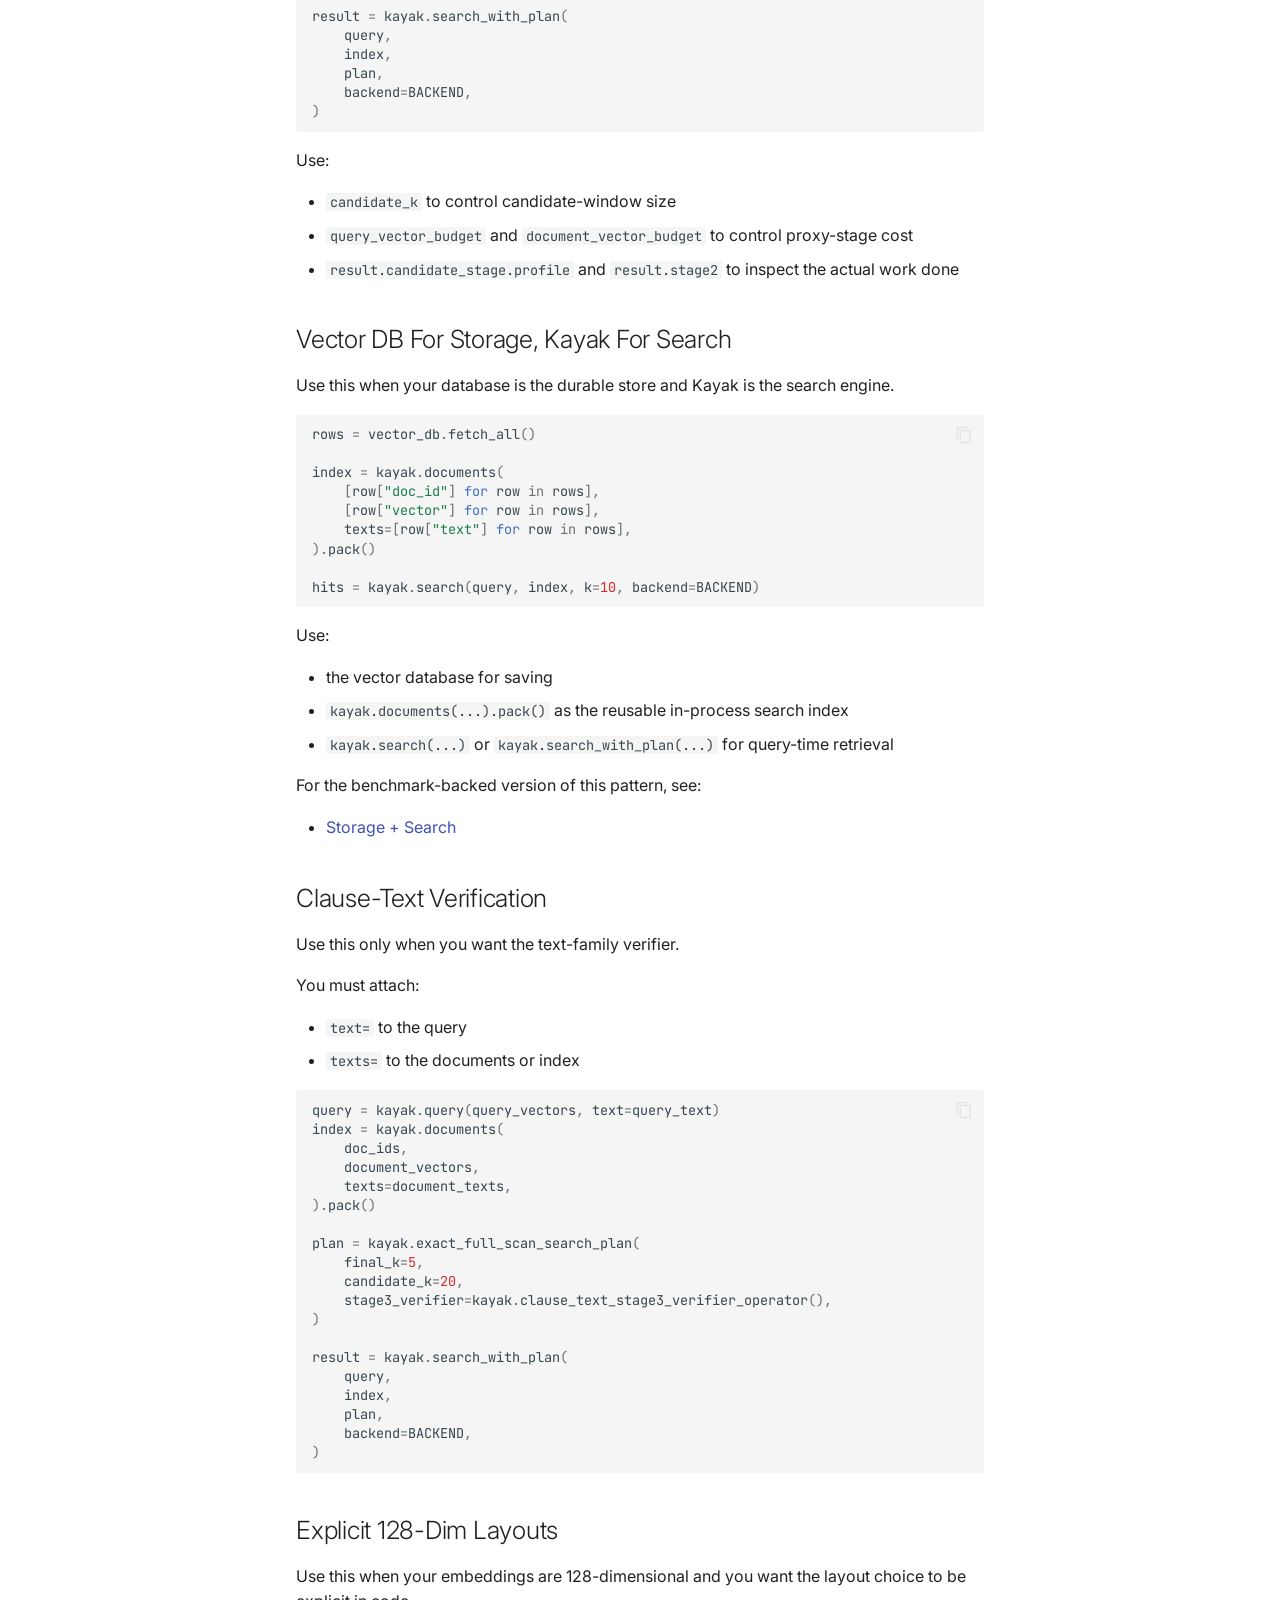
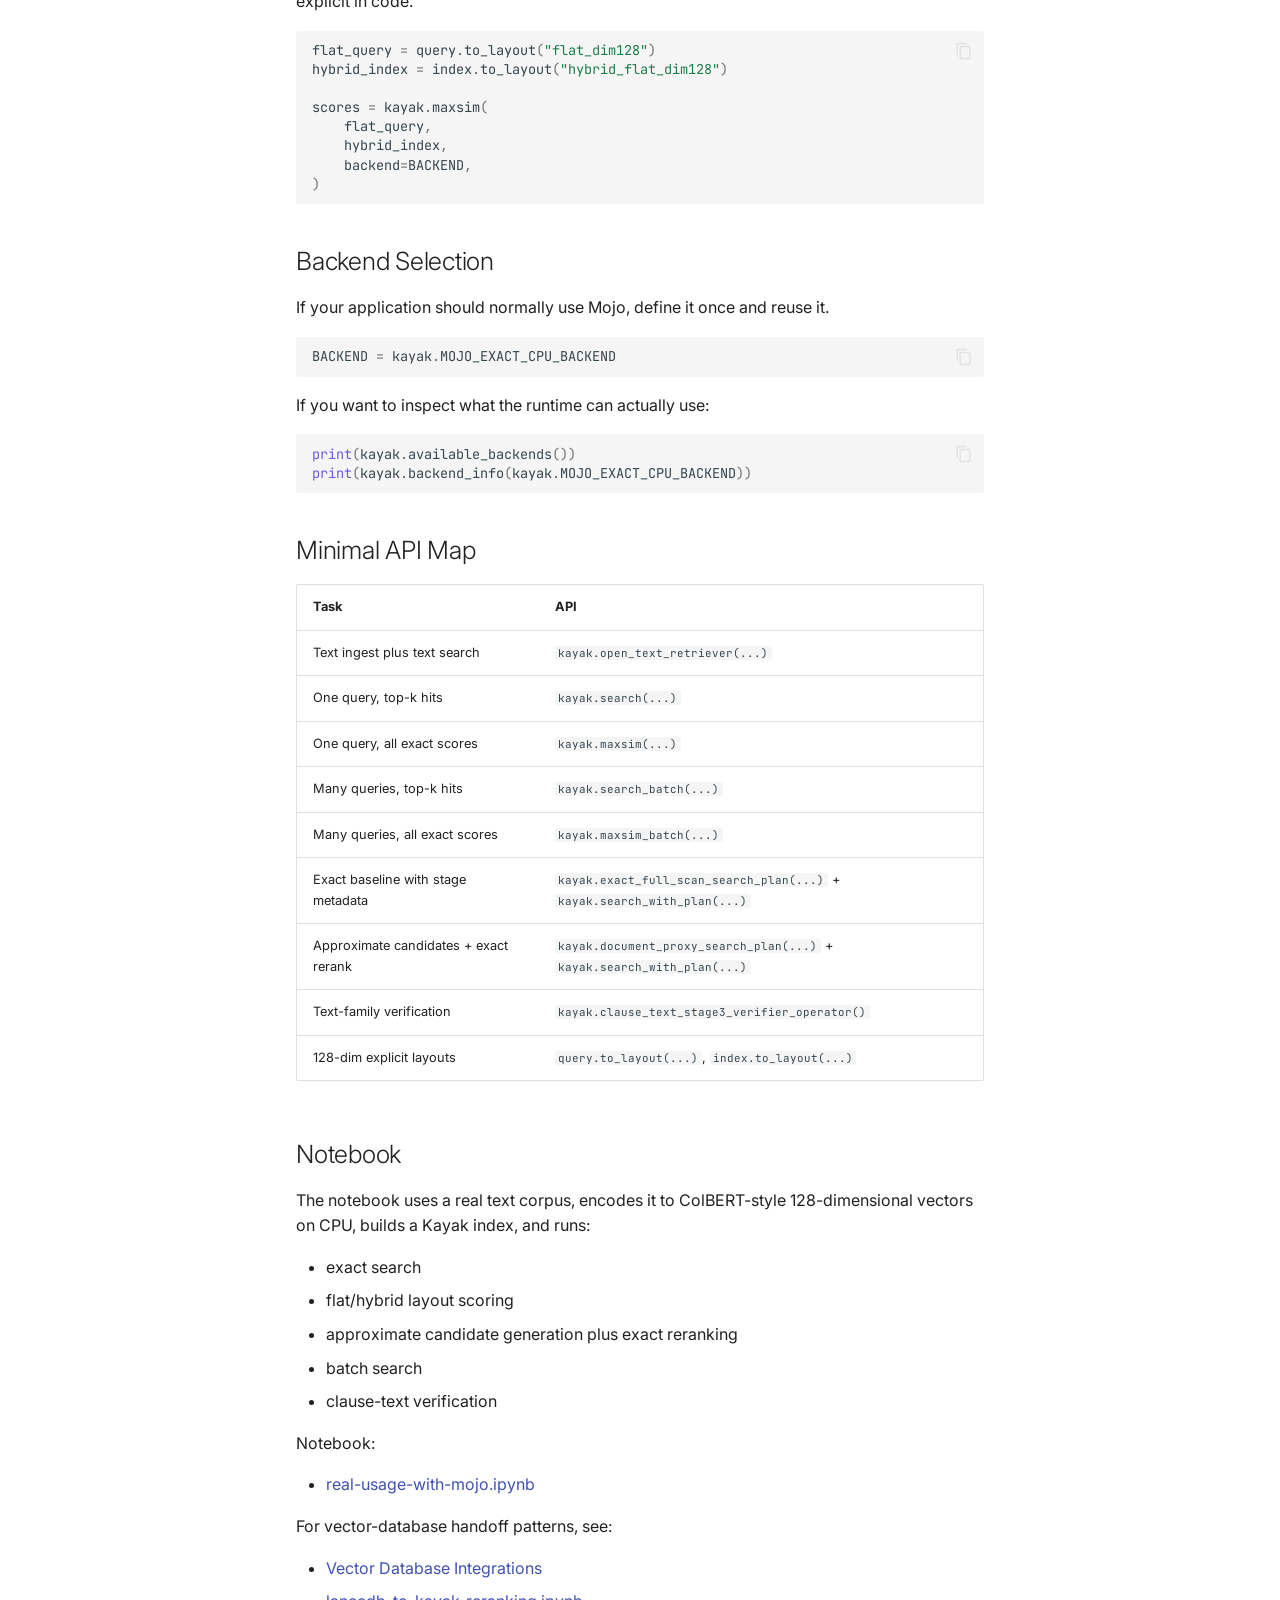
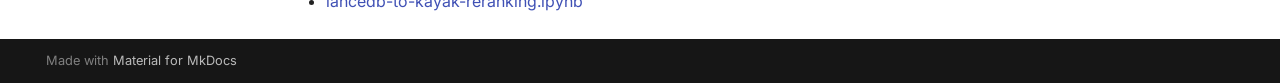
<file: usage-patterns/index.html>
<!doctype html>
<html lang="en" class="no-js">
  <head>
    
      <meta charset="utf-8">
      <meta name="viewport" content="width=device-width,initial-scale=1">
      
        <meta name="description" content="Late-interaction retrieval for Python with an explicit Mojo exact CPU backend">
      
      
      
        <link rel="canonical" href="https://docs.withkayak.com/usage-patterns/">
      
      
        <link rel="prev" href="../quickstart/">
      
      
        <link rel="next" href="../storage-and-search/">
      
      
        
      
      
      <link rel="icon" href="../assets/images/favicon.png">
      <meta name="generator" content="mkdocs-1.6.1, mkdocs-material-9.7.6">
    
    
      
        <title>Usage Patterns - kayak</title>
      
    
    
      <link rel="stylesheet" href="../assets/stylesheets/main.484c7ddc.min.css">
      
        
        <link rel="stylesheet" href="../assets/stylesheets/palette.ab4e12ef.min.css">
      
      


    
    
      
    
    
      
        
        
        <link rel="preconnect" href="https://fonts.gstatic.com" crossorigin>
        <link rel="stylesheet" href="https://fonts.googleapis.com/css?family=Inter:300,300i,400,400i,700,700i%7CJetBrains+Mono:400,400i,700,700i&display=fallback">
        <style>:root{--md-text-font:"Inter";--md-code-font:"JetBrains Mono"}</style>
      
    
    
    <script>__md_scope=new URL("..",location),__md_hash=e=>[...e].reduce(((e,_)=>(e<<5)-e+_.charCodeAt(0)),0),__md_get=(e,_=localStorage,t=__md_scope)=>JSON.parse(_.getItem(t.pathname+"."+e)),__md_set=(e,_,t=localStorage,a=__md_scope)=>{try{t.setItem(a.pathname+"."+e,JSON.stringify(_))}catch(e){}}</script>
    
      

    
    
  </head>
  
  
    
    
      
    
    
    
    
    <body dir="ltr" data-md-color-scheme="default" data-md-color-primary="black" data-md-color-accent="indigo">
  
    
    <input class="md-toggle" data-md-toggle="drawer" type="checkbox" id="__drawer" autocomplete="off">
    <input class="md-toggle" data-md-toggle="search" type="checkbox" id="__search" autocomplete="off">
    <label class="md-overlay" for="__drawer"></label>
    <div data-md-component="skip">
      
        
        <a href="#usage-patterns" class="md-skip">
          Skip to content
        </a>
      
    </div>
    <div data-md-component="announce">
      
    </div>
    
    
      

<header class="md-header" data-md-component="header">
  <nav class="md-header__inner md-grid" aria-label="Header">
    <a href=".." title="kayak" class="md-header__button md-logo" aria-label="kayak" data-md-component="logo">
      
  
  <svg xmlns="http://www.w3.org/2000/svg" viewBox="0 0 24 24"><path d="M12 8a3 3 0 0 0 3-3 3 3 0 0 0-3-3 3 3 0 0 0-3 3 3 3 0 0 0 3 3m0 3.54C9.64 9.35 6.5 8 3 8v11c3.5 0 6.64 1.35 9 3.54 2.36-2.19 5.5-3.54 9-3.54V8c-3.5 0-6.64 1.35-9 3.54"/></svg>

    </a>
    <label class="md-header__button md-icon" for="__drawer">
      
      <svg xmlns="http://www.w3.org/2000/svg" viewBox="0 0 24 24"><path d="M3 6h18v2H3zm0 5h18v2H3zm0 5h18v2H3z"/></svg>
    </label>
    <div class="md-header__title" data-md-component="header-title">
      <div class="md-header__ellipsis">
        <div class="md-header__topic">
          <span class="md-ellipsis">
            kayak
          </span>
        </div>
        <div class="md-header__topic" data-md-component="header-topic">
          <span class="md-ellipsis">
            
              Usage Patterns
            
          </span>
        </div>
      </div>
    </div>
    
      
        <form class="md-header__option" data-md-component="palette">
  
    
    
    
    <input class="md-option" data-md-color-media="(prefers-color-scheme: light)" data-md-color-scheme="default" data-md-color-primary="black" data-md-color-accent="indigo"  aria-label="Switch to dark mode"  type="radio" name="__palette" id="__palette_0">
    
      <label class="md-header__button md-icon" title="Switch to dark mode" for="__palette_1" hidden>
        <svg xmlns="http://www.w3.org/2000/svg" viewBox="0 0 24 24"><path d="M12 8a4 4 0 0 0-4 4 4 4 0 0 0 4 4 4 4 0 0 0 4-4 4 4 0 0 0-4-4m0 10a6 6 0 0 1-6-6 6 6 0 0 1 6-6 6 6 0 0 1 6 6 6 6 0 0 1-6 6m8-9.31V4h-4.69L12 .69 8.69 4H4v4.69L.69 12 4 15.31V20h4.69L12 23.31 15.31 20H20v-4.69L23.31 12z"/></svg>
      </label>
    
  
    
    
    
    <input class="md-option" data-md-color-media="(prefers-color-scheme: dark)" data-md-color-scheme="slate" data-md-color-primary="black" data-md-color-accent="indigo"  aria-label="Switch to light mode"  type="radio" name="__palette" id="__palette_1">
    
      <label class="md-header__button md-icon" title="Switch to light mode" for="__palette_0" hidden>
        <svg xmlns="http://www.w3.org/2000/svg" viewBox="0 0 24 24"><path d="M12 18c-.89 0-1.74-.2-2.5-.55C11.56 16.5 13 14.42 13 12s-1.44-4.5-3.5-5.45C10.26 6.2 11.11 6 12 6a6 6 0 0 1 6 6 6 6 0 0 1-6 6m8-9.31V4h-4.69L12 .69 8.69 4H4v4.69L.69 12 4 15.31V20h4.69L12 23.31 15.31 20H20v-4.69L23.31 12z"/></svg>
      </label>
    
  
</form>
      
    
    
      <script>var palette=__md_get("__palette");if(palette&&palette.color){if("(prefers-color-scheme)"===palette.color.media){var media=matchMedia("(prefers-color-scheme: light)"),input=document.querySelector(media.matches?"[data-md-color-media='(prefers-color-scheme: light)']":"[data-md-color-media='(prefers-color-scheme: dark)']");palette.color.media=input.getAttribute("data-md-color-media"),palette.color.scheme=input.getAttribute("data-md-color-scheme"),palette.color.primary=input.getAttribute("data-md-color-primary"),palette.color.accent=input.getAttribute("data-md-color-accent")}for(var[key,value]of Object.entries(palette.color))document.body.setAttribute("data-md-color-"+key,value)}</script>
    
    
    
      
      
        <label class="md-header__button md-icon" for="__search">
          
          <svg xmlns="http://www.w3.org/2000/svg" viewBox="0 0 24 24"><path d="M9.5 3A6.5 6.5 0 0 1 16 9.5c0 1.61-.59 3.09-1.56 4.23l.27.27h.79l5 5-1.5 1.5-5-5v-.79l-.27-.27A6.52 6.52 0 0 1 9.5 16 6.5 6.5 0 0 1 3 9.5 6.5 6.5 0 0 1 9.5 3m0 2C7 5 5 7 5 9.5S7 14 9.5 14 14 12 14 9.5 12 5 9.5 5"/></svg>
        </label>
        <div class="md-search" data-md-component="search" role="dialog">
  <label class="md-search__overlay" for="__search"></label>
  <div class="md-search__inner" role="search">
    <form class="md-search__form" name="search">
      <input type="text" class="md-search__input" name="query" aria-label="Search" placeholder="Search" autocapitalize="off" autocorrect="off" autocomplete="off" spellcheck="false" data-md-component="search-query" required>
      <label class="md-search__icon md-icon" for="__search">
        
        <svg xmlns="http://www.w3.org/2000/svg" viewBox="0 0 24 24"><path d="M9.5 3A6.5 6.5 0 0 1 16 9.5c0 1.61-.59 3.09-1.56 4.23l.27.27h.79l5 5-1.5 1.5-5-5v-.79l-.27-.27A6.52 6.52 0 0 1 9.5 16 6.5 6.5 0 0 1 3 9.5 6.5 6.5 0 0 1 9.5 3m0 2C7 5 5 7 5 9.5S7 14 9.5 14 14 12 14 9.5 12 5 9.5 5"/></svg>
        
        <svg xmlns="http://www.w3.org/2000/svg" viewBox="0 0 24 24"><path d="M20 11v2H8l5.5 5.5-1.42 1.42L4.16 12l7.92-7.92L13.5 5.5 8 11z"/></svg>
      </label>
      <nav class="md-search__options" aria-label="Search">
        
        <button type="reset" class="md-search__icon md-icon" title="Clear" aria-label="Clear" tabindex="-1">
          
          <svg xmlns="http://www.w3.org/2000/svg" viewBox="0 0 24 24"><path d="M19 6.41 17.59 5 12 10.59 6.41 5 5 6.41 10.59 12 5 17.59 6.41 19 12 13.41 17.59 19 19 17.59 13.41 12z"/></svg>
        </button>
      </nav>
      
    </form>
    <div class="md-search__output">
      <div class="md-search__scrollwrap" tabindex="0" data-md-scrollfix>
        <div class="md-search-result" data-md-component="search-result">
          <div class="md-search-result__meta">
            Initializing search
          </div>
          <ol class="md-search-result__list" role="presentation"></ol>
        </div>
      </div>
    </div>
  </div>
</div>
      
    
    
  </nav>
  
</header>
    
    <div class="md-container" data-md-component="container">
      
      
        
          
            
<nav class="md-tabs" aria-label="Tabs" data-md-component="tabs">
  <div class="md-grid">
    <ul class="md-tabs__list">
      
        
  
  
  
  
    <li class="md-tabs__item">
      <a href=".." class="md-tabs__link">
        
  
  
    
  
  Home

      </a>
    </li>
  

      
        
  
  
  
    
  
  
    
    
      <li class="md-tabs__item md-tabs__item--active">
        <a href="../installation/" class="md-tabs__link">
          
  
  
  Get Started

        </a>
      </li>
    
  

      
        
  
  
  
  
    
    
      <li class="md-tabs__item">
        <a href="../concepts/" class="md-tabs__link">
          
  
  
  Guides

        </a>
      </li>
    
  

      
        
  
  
  
  
    <li class="md-tabs__item">
      <a href="../api/" class="md-tabs__link">
        
  
  
    
  
  API Reference

      </a>
    </li>
  

      
    </ul>
  </div>
</nav>
          
        
      
      <main class="md-main" data-md-component="main">
        <div class="md-main__inner md-grid">
          
            
              
              <div class="md-sidebar md-sidebar--primary" data-md-component="sidebar" data-md-type="navigation" >
                <div class="md-sidebar__scrollwrap">
                  <div class="md-sidebar__inner">
                    


  


<nav class="md-nav md-nav--primary md-nav--lifted" aria-label="Navigation" data-md-level="0">
  <label class="md-nav__title" for="__drawer">
    <a href=".." title="kayak" class="md-nav__button md-logo" aria-label="kayak" data-md-component="logo">
      
  
  <svg xmlns="http://www.w3.org/2000/svg" viewBox="0 0 24 24"><path d="M12 8a3 3 0 0 0 3-3 3 3 0 0 0-3-3 3 3 0 0 0-3 3 3 3 0 0 0 3 3m0 3.54C9.64 9.35 6.5 8 3 8v11c3.5 0 6.64 1.35 9 3.54 2.36-2.19 5.5-3.54 9-3.54V8c-3.5 0-6.64 1.35-9 3.54"/></svg>

    </a>
    kayak
  </label>
  
  <ul class="md-nav__list" data-md-scrollfix>
    
      
      
  
  
  
  
    <li class="md-nav__item">
      <a href=".." class="md-nav__link">
        
  
  
  <span class="md-ellipsis">
    
  
    Home
  

    
  </span>
  
  

      </a>
    </li>
  

    
      
      
  
  
    
  
  
  
    
    
    
    
      
        
        
      
      
    
    
    <li class="md-nav__item md-nav__item--active md-nav__item--section md-nav__item--nested">
      
        
        
        <input class="md-nav__toggle md-toggle " type="checkbox" id="__nav_2" checked>
        
          
          <label class="md-nav__link" for="__nav_2" id="__nav_2_label" tabindex="">
            
  
  
  <span class="md-ellipsis">
    
  
    Get Started
  

    
  </span>
  
  

            <span class="md-nav__icon md-icon"></span>
          </label>
        
        <nav class="md-nav" data-md-level="1" aria-labelledby="__nav_2_label" aria-expanded="true">
          <label class="md-nav__title" for="__nav_2">
            <span class="md-nav__icon md-icon"></span>
            
  
    Get Started
  

          </label>
          <ul class="md-nav__list" data-md-scrollfix>
            
              
                
  
  
  
  
    <li class="md-nav__item">
      <a href="../installation/" class="md-nav__link">
        
  
  
  <span class="md-ellipsis">
    
  
    Installation
  

    
  </span>
  
  

      </a>
    </li>
  

              
            
              
                
  
  
  
  
    <li class="md-nav__item">
      <a href="../quickstart/" class="md-nav__link">
        
  
  
  <span class="md-ellipsis">
    
  
    Quickstart
  

    
  </span>
  
  

      </a>
    </li>
  

              
            
              
                
  
  
    
  
  
  
    <li class="md-nav__item md-nav__item--active">
      
      <input class="md-nav__toggle md-toggle" type="checkbox" id="__toc">
      
      
        
      
      
        <label class="md-nav__link md-nav__link--active" for="__toc">
          
  
  
  <span class="md-ellipsis">
    
  
    Usage Patterns
  

    
  </span>
  
  

          <span class="md-nav__icon md-icon"></span>
        </label>
      
      <a href="./" class="md-nav__link md-nav__link--active">
        
  
  
  <span class="md-ellipsis">
    
  
    Usage Patterns
  

    
  </span>
  
  

      </a>
      
        

<nav class="md-nav md-nav--secondary" aria-label="Table of contents">
  
  
  
    
  
  
    <label class="md-nav__title" for="__toc">
      <span class="md-nav__icon md-icon"></span>
      Table of contents
    </label>
    <ul class="md-nav__list" data-md-component="toc" data-md-scrollfix>
      
        <li class="md-nav__item">
  <a href="#text-ingest-plus-search" class="md-nav__link">
    <span class="md-ellipsis">
      
        Text Ingest Plus Search
      
    </span>
  </a>
  
</li>
      
        <li class="md-nav__item">
  <a href="#exact-search-for-one-query" class="md-nav__link">
    <span class="md-ellipsis">
      
        Exact Search For One Query
      
    </span>
  </a>
  
</li>
      
        <li class="md-nav__item">
  <a href="#exact-scores-for-all-documents" class="md-nav__link">
    <span class="md-ellipsis">
      
        Exact Scores For All Documents
      
    </span>
  </a>
  
</li>
      
        <li class="md-nav__item">
  <a href="#batch-search-against-the-same-index" class="md-nav__link">
    <span class="md-ellipsis">
      
        Batch Search Against The Same Index
      
    </span>
  </a>
  
</li>
      
        <li class="md-nav__item">
  <a href="#exact-baseline-with-stage-profiles" class="md-nav__link">
    <span class="md-ellipsis">
      
        Exact Baseline With Stage Profiles
      
    </span>
  </a>
  
</li>
      
        <li class="md-nav__item">
  <a href="#approximate-candidate-stage-plus-exact-rerank" class="md-nav__link">
    <span class="md-ellipsis">
      
        Approximate Candidate Stage Plus Exact Rerank
      
    </span>
  </a>
  
</li>
      
        <li class="md-nav__item">
  <a href="#vector-db-for-storage-kayak-for-search" class="md-nav__link">
    <span class="md-ellipsis">
      
        Vector DB For Storage, Kayak For Search
      
    </span>
  </a>
  
</li>
      
        <li class="md-nav__item">
  <a href="#clause-text-verification" class="md-nav__link">
    <span class="md-ellipsis">
      
        Clause-Text Verification
      
    </span>
  </a>
  
</li>
      
        <li class="md-nav__item">
  <a href="#explicit-128-dim-layouts" class="md-nav__link">
    <span class="md-ellipsis">
      
        Explicit 128-Dim Layouts
      
    </span>
  </a>
  
</li>
      
        <li class="md-nav__item">
  <a href="#backend-selection" class="md-nav__link">
    <span class="md-ellipsis">
      
        Backend Selection
      
    </span>
  </a>
  
</li>
      
        <li class="md-nav__item">
  <a href="#minimal-api-map" class="md-nav__link">
    <span class="md-ellipsis">
      
        Minimal API Map
      
    </span>
  </a>
  
</li>
      
        <li class="md-nav__item">
  <a href="#notebook" class="md-nav__link">
    <span class="md-ellipsis">
      
        Notebook
      
    </span>
  </a>
  
</li>
      
    </ul>
  
</nav>
      
    </li>
  

              
            
              
                
  
  
  
  
    <li class="md-nav__item">
      <a href="../storage-and-search/" class="md-nav__link">
        
  
  
  <span class="md-ellipsis">
    
  
    Storage + Search
  

    
  </span>
  
  

      </a>
    </li>
  

              
            
              
                
  
  
  
  
    <li class="md-nav__item">
      <a href="../mojo-backend/" class="md-nav__link">
        
  
  
  <span class="md-ellipsis">
    
  
    Using the Mojo Backend
  

    
  </span>
  
  

      </a>
    </li>
  

              
            
          </ul>
        </nav>
      
    </li>
  

    
      
      
  
  
  
  
    
    
    
    
      
      
    
    
    <li class="md-nav__item md-nav__item--nested">
      
        
        
        <input class="md-nav__toggle md-toggle " type="checkbox" id="__nav_3" >
        
          
          <label class="md-nav__link" for="__nav_3" id="__nav_3_label" tabindex="0">
            
  
  
  <span class="md-ellipsis">
    
  
    Guides
  

    
  </span>
  
  

            <span class="md-nav__icon md-icon"></span>
          </label>
        
        <nav class="md-nav" data-md-level="1" aria-labelledby="__nav_3_label" aria-expanded="false">
          <label class="md-nav__title" for="__nav_3">
            <span class="md-nav__icon md-icon"></span>
            
  
    Guides
  

          </label>
          <ul class="md-nav__list" data-md-scrollfix>
            
              
                
  
  
  
  
    <li class="md-nav__item">
      <a href="../concepts/" class="md-nav__link">
        
  
  
  <span class="md-ellipsis">
    
  
    Late Interaction
  

    
  </span>
  
  

      </a>
    </li>
  

              
            
              
                
  
  
  
  
    <li class="md-nav__item">
      <a href="../search-plans/" class="md-nav__link">
        
  
  
  <span class="md-ellipsis">
    
  
    Search Plans
  

    
  </span>
  
  

      </a>
    </li>
  

              
            
              
                
  
  
  
  
    <li class="md-nav__item">
      <a href="../vector-databases/" class="md-nav__link">
        
  
  
  <span class="md-ellipsis">
    
  
    Vector Databases
  

    
  </span>
  
  

      </a>
    </li>
  

              
            
          </ul>
        </nav>
      
    </li>
  

    
      
      
  
  
  
  
    <li class="md-nav__item">
      <a href="../api/" class="md-nav__link">
        
  
  
  <span class="md-ellipsis">
    
  
    API Reference
  

    
  </span>
  
  

      </a>
    </li>
  

    
  </ul>
</nav>
                  </div>
                </div>
              </div>
            
            
              
              <div class="md-sidebar md-sidebar--secondary" data-md-component="sidebar" data-md-type="toc" >
                <div class="md-sidebar__scrollwrap">
                  <div class="md-sidebar__inner">
                    

<nav class="md-nav md-nav--secondary" aria-label="Table of contents">
  
  
  
    
  
  
    <label class="md-nav__title" for="__toc">
      <span class="md-nav__icon md-icon"></span>
      Table of contents
    </label>
    <ul class="md-nav__list" data-md-component="toc" data-md-scrollfix>
      
        <li class="md-nav__item">
  <a href="#text-ingest-plus-search" class="md-nav__link">
    <span class="md-ellipsis">
      
        Text Ingest Plus Search
      
    </span>
  </a>
  
</li>
      
        <li class="md-nav__item">
  <a href="#exact-search-for-one-query" class="md-nav__link">
    <span class="md-ellipsis">
      
        Exact Search For One Query
      
    </span>
  </a>
  
</li>
      
        <li class="md-nav__item">
  <a href="#exact-scores-for-all-documents" class="md-nav__link">
    <span class="md-ellipsis">
      
        Exact Scores For All Documents
      
    </span>
  </a>
  
</li>
      
        <li class="md-nav__item">
  <a href="#batch-search-against-the-same-index" class="md-nav__link">
    <span class="md-ellipsis">
      
        Batch Search Against The Same Index
      
    </span>
  </a>
  
</li>
      
        <li class="md-nav__item">
  <a href="#exact-baseline-with-stage-profiles" class="md-nav__link">
    <span class="md-ellipsis">
      
        Exact Baseline With Stage Profiles
      
    </span>
  </a>
  
</li>
      
        <li class="md-nav__item">
  <a href="#approximate-candidate-stage-plus-exact-rerank" class="md-nav__link">
    <span class="md-ellipsis">
      
        Approximate Candidate Stage Plus Exact Rerank
      
    </span>
  </a>
  
</li>
      
        <li class="md-nav__item">
  <a href="#vector-db-for-storage-kayak-for-search" class="md-nav__link">
    <span class="md-ellipsis">
      
        Vector DB For Storage, Kayak For Search
      
    </span>
  </a>
  
</li>
      
        <li class="md-nav__item">
  <a href="#clause-text-verification" class="md-nav__link">
    <span class="md-ellipsis">
      
        Clause-Text Verification
      
    </span>
  </a>
  
</li>
      
        <li class="md-nav__item">
  <a href="#explicit-128-dim-layouts" class="md-nav__link">
    <span class="md-ellipsis">
      
        Explicit 128-Dim Layouts
      
    </span>
  </a>
  
</li>
      
        <li class="md-nav__item">
  <a href="#backend-selection" class="md-nav__link">
    <span class="md-ellipsis">
      
        Backend Selection
      
    </span>
  </a>
  
</li>
      
        <li class="md-nav__item">
  <a href="#minimal-api-map" class="md-nav__link">
    <span class="md-ellipsis">
      
        Minimal API Map
      
    </span>
  </a>
  
</li>
      
        <li class="md-nav__item">
  <a href="#notebook" class="md-nav__link">
    <span class="md-ellipsis">
      
        Notebook
      
    </span>
  </a>
  
</li>
      
    </ul>
  
</nav>
                  </div>
                </div>
              </div>
            
          
          
            <div class="md-content" data-md-component="content">
              
              <article class="md-content__inner md-typeset">
                
                  



<h1 id="usage-patterns">Usage Patterns</h1>
<p>This page is the shortest answer to:</p>
<ul>
<li>what object to build</li>
<li>which function to call</li>
<li>when to use each API</li>
</ul>
<p>For a complete runnable example, download the executed notebook:</p>
<ul>
<li><a href="../notebooks/real-usage-with-mojo.ipynb">real-usage-with-mojo.ipynb</a></li>
<li><a href="../notebooks/lancedb-to-kayak-reranking.ipynb">lancedb-to-kayak-reranking.ipynb</a></li>
</ul>
<p>If you already have a vector database and want Kayak to own retrieval, see:</p>
<ul>
<li><a href="../storage-and-search/">Storage + Search</a></li>
</ul>
<h2 id="text-ingest-plus-search">Text Ingest Plus Search</h2>
<p>Use this when your application starts from text and you want one SDK object for
ingest plus retrieval.</p>
<div class="highlight"><pre><span></span><code><a id="__codelineno-0-1" name="__codelineno-0-1" href="#__codelineno-0-1"></a><span class="kn">import</span><span class="w"> </span><span class="nn">kayak</span>
<a id="__codelineno-0-2" name="__codelineno-0-2" href="#__codelineno-0-2"></a>
<a id="__codelineno-0-3" name="__codelineno-0-3" href="#__codelineno-0-3"></a><span class="n">retriever</span> <span class="o">=</span> <span class="n">kayak</span><span class="o">.</span><span class="n">open_text_retriever</span><span class="p">(</span>
<a id="__codelineno-0-4" name="__codelineno-0-4" href="#__codelineno-0-4"></a>    <span class="n">encoder</span><span class="o">=</span><span class="s2">&quot;colbert&quot;</span><span class="p">,</span>
<a id="__codelineno-0-5" name="__codelineno-0-5" href="#__codelineno-0-5"></a>    <span class="n">store</span><span class="o">=</span><span class="s2">&quot;kayak&quot;</span><span class="p">,</span>
<a id="__codelineno-0-6" name="__codelineno-0-6" href="#__codelineno-0-6"></a>    <span class="n">encoder_kwargs</span><span class="o">=</span><span class="p">{</span><span class="s2">&quot;model_name&quot;</span><span class="p">:</span> <span class="s2">&quot;colbert-ir/colbertv2.0&quot;</span><span class="p">},</span>
<a id="__codelineno-0-7" name="__codelineno-0-7" href="#__codelineno-0-7"></a>    <span class="n">store_kwargs</span><span class="o">=</span><span class="p">{</span><span class="s2">&quot;path&quot;</span><span class="p">:</span> <span class="s2">&quot;./kayak-index&quot;</span><span class="p">},</span>
<a id="__codelineno-0-8" name="__codelineno-0-8" href="#__codelineno-0-8"></a><span class="p">)</span>
<a id="__codelineno-0-9" name="__codelineno-0-9" href="#__codelineno-0-9"></a>
<a id="__codelineno-0-10" name="__codelineno-0-10" href="#__codelineno-0-10"></a><span class="n">retriever</span><span class="o">.</span><span class="n">upsert_texts</span><span class="p">(</span><span class="n">doc_ids</span><span class="p">,</span> <span class="n">texts</span><span class="p">,</span> <span class="n">metadata</span><span class="o">=</span><span class="n">metadata_rows</span><span class="p">)</span>
<a id="__codelineno-0-11" name="__codelineno-0-11" href="#__codelineno-0-11"></a><span class="n">hits</span> <span class="o">=</span> <span class="n">retriever</span><span class="o">.</span><span class="n">search_text</span><span class="p">(</span><span class="n">query_text</span><span class="p">,</span> <span class="n">k</span><span class="o">=</span><span class="mi">5</span><span class="p">,</span> <span class="n">where</span><span class="o">=</span><span class="p">{</span><span class="s2">&quot;tenant&quot;</span><span class="p">:</span> <span class="s2">&quot;acme&quot;</span><span class="p">})</span>
</code></pre></div>
<p>Use:</p>
<ul>
<li><code>kayak.open_text_retriever(...)</code> for one high-level text workflow object</li>
<li><code>retriever.upsert_texts(...)</code> when the source corpus starts as raw text</li>
<li><code>retriever.search_text(...)</code> when you want the retriever to encode the query and load the store slice</li>
<li>omit <code>backend=...</code> if you want this high-level workflow to prefer Mojo automatically when available</li>
</ul>
<h2 id="exact-search-for-one-query">Exact Search For One Query</h2>
<p>Use this when you already have one query embedding and one packed index.</p>
<div class="highlight"><pre><span></span><code><a id="__codelineno-1-1" name="__codelineno-1-1" href="#__codelineno-1-1"></a><span class="kn">import</span><span class="w"> </span><span class="nn">kayak</span>
<a id="__codelineno-1-2" name="__codelineno-1-2" href="#__codelineno-1-2"></a>
<a id="__codelineno-1-3" name="__codelineno-1-3" href="#__codelineno-1-3"></a><span class="n">BACKEND</span> <span class="o">=</span> <span class="n">kayak</span><span class="o">.</span><span class="n">MOJO_EXACT_CPU_BACKEND</span>
<a id="__codelineno-1-4" name="__codelineno-1-4" href="#__codelineno-1-4"></a>
<a id="__codelineno-1-5" name="__codelineno-1-5" href="#__codelineno-1-5"></a><span class="n">query</span> <span class="o">=</span> <span class="n">kayak</span><span class="o">.</span><span class="n">query</span><span class="p">(</span><span class="n">query_vectors</span><span class="p">,</span> <span class="n">text</span><span class="o">=</span><span class="n">query_text</span><span class="p">)</span>
<a id="__codelineno-1-6" name="__codelineno-1-6" href="#__codelineno-1-6"></a><span class="n">index</span> <span class="o">=</span> <span class="n">kayak</span><span class="o">.</span><span class="n">documents</span><span class="p">(</span>
<a id="__codelineno-1-7" name="__codelineno-1-7" href="#__codelineno-1-7"></a>    <span class="n">doc_ids</span><span class="p">,</span>
<a id="__codelineno-1-8" name="__codelineno-1-8" href="#__codelineno-1-8"></a>    <span class="n">document_vectors</span><span class="p">,</span>
<a id="__codelineno-1-9" name="__codelineno-1-9" href="#__codelineno-1-9"></a>    <span class="n">texts</span><span class="o">=</span><span class="n">document_texts</span><span class="p">,</span>
<a id="__codelineno-1-10" name="__codelineno-1-10" href="#__codelineno-1-10"></a><span class="p">)</span><span class="o">.</span><span class="n">pack</span><span class="p">()</span>
<a id="__codelineno-1-11" name="__codelineno-1-11" href="#__codelineno-1-11"></a>
<a id="__codelineno-1-12" name="__codelineno-1-12" href="#__codelineno-1-12"></a><span class="n">hits</span> <span class="o">=</span> <span class="n">kayak</span><span class="o">.</span><span class="n">search</span><span class="p">(</span><span class="n">query</span><span class="p">,</span> <span class="n">index</span><span class="p">,</span> <span class="n">k</span><span class="o">=</span><span class="mi">5</span><span class="p">,</span> <span class="n">backend</span><span class="o">=</span><span class="n">BACKEND</span><span class="p">)</span>
</code></pre></div>
<p>Use:</p>
<ul>
<li><code>kayak.query(...)</code> for one query</li>
<li><code>kayak.documents(...).pack()</code> for one reusable index</li>
<li><code>kayak.search(...)</code> when you want top-k hits only</li>
</ul>
<h2 id="exact-scores-for-all-documents">Exact Scores For All Documents</h2>
<p>Use this when you need the full score vector, not only top-k hits.</p>
<div class="highlight"><pre><span></span><code><a id="__codelineno-2-1" name="__codelineno-2-1" href="#__codelineno-2-1"></a><span class="n">scores</span> <span class="o">=</span> <span class="n">kayak</span><span class="o">.</span><span class="n">maxsim</span><span class="p">(</span><span class="n">query</span><span class="p">,</span> <span class="n">index</span><span class="p">,</span> <span class="n">backend</span><span class="o">=</span><span class="n">BACKEND</span><span class="p">)</span>
<a id="__codelineno-2-2" name="__codelineno-2-2" href="#__codelineno-2-2"></a><span class="n">top_hits</span> <span class="o">=</span> <span class="n">scores</span><span class="o">.</span><span class="n">topk</span><span class="p">(</span><span class="mi">5</span><span class="p">)</span>
</code></pre></div>
<p>Use:</p>
<ul>
<li><code>kayak.maxsim(...)</code> for one query against all indexed documents</li>
<li><code>LateScores.topk(k)</code> when you want hits after inspecting scores</li>
</ul>
<h2 id="batch-search-against-the-same-index">Batch Search Against The Same Index</h2>
<p>Use this when the index stays fixed and you want to run multiple queries.</p>
<div class="highlight"><pre><span></span><code><a id="__codelineno-3-1" name="__codelineno-3-1" href="#__codelineno-3-1"></a><span class="n">batch</span> <span class="o">=</span> <span class="n">kayak</span><span class="o">.</span><span class="n">query_batch</span><span class="p">([</span><span class="n">query_a_vectors</span><span class="p">,</span> <span class="n">query_b_vectors</span><span class="p">,</span> <span class="n">query_c_vectors</span><span class="p">])</span>
<a id="__codelineno-3-2" name="__codelineno-3-2" href="#__codelineno-3-2"></a>
<a id="__codelineno-3-3" name="__codelineno-3-3" href="#__codelineno-3-3"></a><span class="n">hits_by_query</span> <span class="o">=</span> <span class="n">kayak</span><span class="o">.</span><span class="n">search_batch</span><span class="p">(</span>
<a id="__codelineno-3-4" name="__codelineno-3-4" href="#__codelineno-3-4"></a>    <span class="n">batch</span><span class="p">,</span>
<a id="__codelineno-3-5" name="__codelineno-3-5" href="#__codelineno-3-5"></a>    <span class="n">index</span><span class="p">,</span>
<a id="__codelineno-3-6" name="__codelineno-3-6" href="#__codelineno-3-6"></a>    <span class="n">k</span><span class="o">=</span><span class="mi">5</span><span class="p">,</span>
<a id="__codelineno-3-7" name="__codelineno-3-7" href="#__codelineno-3-7"></a>    <span class="n">backend</span><span class="o">=</span><span class="n">BACKEND</span><span class="p">,</span>
<a id="__codelineno-3-8" name="__codelineno-3-8" href="#__codelineno-3-8"></a><span class="p">)</span>
</code></pre></div>
<p>Use:</p>
<ul>
<li><code>kayak.query_batch(...)</code> to keep ragged query vector counts explicit</li>
<li><code>kayak.search_batch(...)</code> for top-k hits per query</li>
<li><code>kayak.maxsim_batch(...)</code> if you need full score vectors per query</li>
</ul>
<h2 id="exact-baseline-with-stage-profiles">Exact Baseline With Stage Profiles</h2>
<p>Use this when you want exact retrieval plus explicit stage accounting.</p>
<div class="highlight"><pre><span></span><code><a id="__codelineno-4-1" name="__codelineno-4-1" href="#__codelineno-4-1"></a><span class="n">plan</span> <span class="o">=</span> <span class="n">kayak</span><span class="o">.</span><span class="n">exact_full_scan_search_plan</span><span class="p">(</span><span class="n">final_k</span><span class="o">=</span><span class="mi">5</span><span class="p">)</span>
<a id="__codelineno-4-2" name="__codelineno-4-2" href="#__codelineno-4-2"></a>
<a id="__codelineno-4-3" name="__codelineno-4-3" href="#__codelineno-4-3"></a><span class="n">result</span> <span class="o">=</span> <span class="n">kayak</span><span class="o">.</span><span class="n">search_with_plan</span><span class="p">(</span>
<a id="__codelineno-4-4" name="__codelineno-4-4" href="#__codelineno-4-4"></a>    <span class="n">query</span><span class="p">,</span>
<a id="__codelineno-4-5" name="__codelineno-4-5" href="#__codelineno-4-5"></a>    <span class="n">index</span><span class="p">,</span>
<a id="__codelineno-4-6" name="__codelineno-4-6" href="#__codelineno-4-6"></a>    <span class="n">plan</span><span class="p">,</span>
<a id="__codelineno-4-7" name="__codelineno-4-7" href="#__codelineno-4-7"></a>    <span class="n">backend</span><span class="o">=</span><span class="n">BACKEND</span><span class="p">,</span>
<a id="__codelineno-4-8" name="__codelineno-4-8" href="#__codelineno-4-8"></a><span class="p">)</span>
</code></pre></div>
<p>Use:</p>
<ul>
<li><code>kayak.exact_full_scan_search_plan(...)</code> as the exact baseline</li>
<li><code>kayak.search_with_plan(...)</code> when you want profiles, candidate-stage output, and stage metadata</li>
</ul>
<h2 id="approximate-candidate-stage-plus-exact-rerank">Approximate Candidate Stage Plus Exact Rerank</h2>
<p>Use this when you want a smaller candidate window before exact late interaction.</p>
<div class="highlight"><pre><span></span><code><a id="__codelineno-5-1" name="__codelineno-5-1" href="#__codelineno-5-1"></a><span class="n">plan</span> <span class="o">=</span> <span class="n">kayak</span><span class="o">.</span><span class="n">document_proxy_search_plan</span><span class="p">(</span>
<a id="__codelineno-5-2" name="__codelineno-5-2" href="#__codelineno-5-2"></a>    <span class="n">final_k</span><span class="o">=</span><span class="mi">5</span><span class="p">,</span>
<a id="__codelineno-5-3" name="__codelineno-5-3" href="#__codelineno-5-3"></a>    <span class="n">candidate_k</span><span class="o">=</span><span class="mi">100</span><span class="p">,</span>
<a id="__codelineno-5-4" name="__codelineno-5-4" href="#__codelineno-5-4"></a>    <span class="n">query_vector_budget</span><span class="o">=</span><span class="mi">32</span><span class="p">,</span>
<a id="__codelineno-5-5" name="__codelineno-5-5" href="#__codelineno-5-5"></a>    <span class="n">document_vector_budget</span><span class="o">=</span><span class="mi">64</span><span class="p">,</span>
<a id="__codelineno-5-6" name="__codelineno-5-6" href="#__codelineno-5-6"></a><span class="p">)</span>
<a id="__codelineno-5-7" name="__codelineno-5-7" href="#__codelineno-5-7"></a>
<a id="__codelineno-5-8" name="__codelineno-5-8" href="#__codelineno-5-8"></a><span class="n">result</span> <span class="o">=</span> <span class="n">kayak</span><span class="o">.</span><span class="n">search_with_plan</span><span class="p">(</span>
<a id="__codelineno-5-9" name="__codelineno-5-9" href="#__codelineno-5-9"></a>    <span class="n">query</span><span class="p">,</span>
<a id="__codelineno-5-10" name="__codelineno-5-10" href="#__codelineno-5-10"></a>    <span class="n">index</span><span class="p">,</span>
<a id="__codelineno-5-11" name="__codelineno-5-11" href="#__codelineno-5-11"></a>    <span class="n">plan</span><span class="p">,</span>
<a id="__codelineno-5-12" name="__codelineno-5-12" href="#__codelineno-5-12"></a>    <span class="n">backend</span><span class="o">=</span><span class="n">BACKEND</span><span class="p">,</span>
<a id="__codelineno-5-13" name="__codelineno-5-13" href="#__codelineno-5-13"></a><span class="p">)</span>
</code></pre></div>
<p>Use:</p>
<ul>
<li><code>candidate_k</code> to control candidate-window size</li>
<li><code>query_vector_budget</code> and <code>document_vector_budget</code> to control proxy-stage cost</li>
<li><code>result.candidate_stage.profile</code> and <code>result.stage2</code> to inspect the actual work done</li>
</ul>
<h2 id="vector-db-for-storage-kayak-for-search">Vector DB For Storage, Kayak For Search</h2>
<p>Use this when your database is the durable store and Kayak is the search
engine.</p>
<div class="highlight"><pre><span></span><code><a id="__codelineno-6-1" name="__codelineno-6-1" href="#__codelineno-6-1"></a><span class="n">rows</span> <span class="o">=</span> <span class="n">vector_db</span><span class="o">.</span><span class="n">fetch_all</span><span class="p">()</span>
<a id="__codelineno-6-2" name="__codelineno-6-2" href="#__codelineno-6-2"></a>
<a id="__codelineno-6-3" name="__codelineno-6-3" href="#__codelineno-6-3"></a><span class="n">index</span> <span class="o">=</span> <span class="n">kayak</span><span class="o">.</span><span class="n">documents</span><span class="p">(</span>
<a id="__codelineno-6-4" name="__codelineno-6-4" href="#__codelineno-6-4"></a>    <span class="p">[</span><span class="n">row</span><span class="p">[</span><span class="s2">&quot;doc_id&quot;</span><span class="p">]</span> <span class="k">for</span> <span class="n">row</span> <span class="ow">in</span> <span class="n">rows</span><span class="p">],</span>
<a id="__codelineno-6-5" name="__codelineno-6-5" href="#__codelineno-6-5"></a>    <span class="p">[</span><span class="n">row</span><span class="p">[</span><span class="s2">&quot;vector&quot;</span><span class="p">]</span> <span class="k">for</span> <span class="n">row</span> <span class="ow">in</span> <span class="n">rows</span><span class="p">],</span>
<a id="__codelineno-6-6" name="__codelineno-6-6" href="#__codelineno-6-6"></a>    <span class="n">texts</span><span class="o">=</span><span class="p">[</span><span class="n">row</span><span class="p">[</span><span class="s2">&quot;text&quot;</span><span class="p">]</span> <span class="k">for</span> <span class="n">row</span> <span class="ow">in</span> <span class="n">rows</span><span class="p">],</span>
<a id="__codelineno-6-7" name="__codelineno-6-7" href="#__codelineno-6-7"></a><span class="p">)</span><span class="o">.</span><span class="n">pack</span><span class="p">()</span>
<a id="__codelineno-6-8" name="__codelineno-6-8" href="#__codelineno-6-8"></a>
<a id="__codelineno-6-9" name="__codelineno-6-9" href="#__codelineno-6-9"></a><span class="n">hits</span> <span class="o">=</span> <span class="n">kayak</span><span class="o">.</span><span class="n">search</span><span class="p">(</span><span class="n">query</span><span class="p">,</span> <span class="n">index</span><span class="p">,</span> <span class="n">k</span><span class="o">=</span><span class="mi">10</span><span class="p">,</span> <span class="n">backend</span><span class="o">=</span><span class="n">BACKEND</span><span class="p">)</span>
</code></pre></div>
<p>Use:</p>
<ul>
<li>the vector database for saving</li>
<li><code>kayak.documents(...).pack()</code> as the reusable in-process search index</li>
<li><code>kayak.search(...)</code> or <code>kayak.search_with_plan(...)</code> for query-time retrieval</li>
</ul>
<p>For the benchmark-backed version of this pattern, see:</p>
<ul>
<li><a href="../storage-and-search/">Storage + Search</a></li>
</ul>
<h2 id="clause-text-verification">Clause-Text Verification</h2>
<p>Use this only when you want the text-family verifier.</p>
<p>You must attach:</p>
<ul>
<li><code>text=</code> to the query</li>
<li><code>texts=</code> to the documents or index</li>
</ul>
<div class="highlight"><pre><span></span><code><a id="__codelineno-7-1" name="__codelineno-7-1" href="#__codelineno-7-1"></a><span class="n">query</span> <span class="o">=</span> <span class="n">kayak</span><span class="o">.</span><span class="n">query</span><span class="p">(</span><span class="n">query_vectors</span><span class="p">,</span> <span class="n">text</span><span class="o">=</span><span class="n">query_text</span><span class="p">)</span>
<a id="__codelineno-7-2" name="__codelineno-7-2" href="#__codelineno-7-2"></a><span class="n">index</span> <span class="o">=</span> <span class="n">kayak</span><span class="o">.</span><span class="n">documents</span><span class="p">(</span>
<a id="__codelineno-7-3" name="__codelineno-7-3" href="#__codelineno-7-3"></a>    <span class="n">doc_ids</span><span class="p">,</span>
<a id="__codelineno-7-4" name="__codelineno-7-4" href="#__codelineno-7-4"></a>    <span class="n">document_vectors</span><span class="p">,</span>
<a id="__codelineno-7-5" name="__codelineno-7-5" href="#__codelineno-7-5"></a>    <span class="n">texts</span><span class="o">=</span><span class="n">document_texts</span><span class="p">,</span>
<a id="__codelineno-7-6" name="__codelineno-7-6" href="#__codelineno-7-6"></a><span class="p">)</span><span class="o">.</span><span class="n">pack</span><span class="p">()</span>
<a id="__codelineno-7-7" name="__codelineno-7-7" href="#__codelineno-7-7"></a>
<a id="__codelineno-7-8" name="__codelineno-7-8" href="#__codelineno-7-8"></a><span class="n">plan</span> <span class="o">=</span> <span class="n">kayak</span><span class="o">.</span><span class="n">exact_full_scan_search_plan</span><span class="p">(</span>
<a id="__codelineno-7-9" name="__codelineno-7-9" href="#__codelineno-7-9"></a>    <span class="n">final_k</span><span class="o">=</span><span class="mi">5</span><span class="p">,</span>
<a id="__codelineno-7-10" name="__codelineno-7-10" href="#__codelineno-7-10"></a>    <span class="n">candidate_k</span><span class="o">=</span><span class="mi">20</span><span class="p">,</span>
<a id="__codelineno-7-11" name="__codelineno-7-11" href="#__codelineno-7-11"></a>    <span class="n">stage3_verifier</span><span class="o">=</span><span class="n">kayak</span><span class="o">.</span><span class="n">clause_text_stage3_verifier_operator</span><span class="p">(),</span>
<a id="__codelineno-7-12" name="__codelineno-7-12" href="#__codelineno-7-12"></a><span class="p">)</span>
<a id="__codelineno-7-13" name="__codelineno-7-13" href="#__codelineno-7-13"></a>
<a id="__codelineno-7-14" name="__codelineno-7-14" href="#__codelineno-7-14"></a><span class="n">result</span> <span class="o">=</span> <span class="n">kayak</span><span class="o">.</span><span class="n">search_with_plan</span><span class="p">(</span>
<a id="__codelineno-7-15" name="__codelineno-7-15" href="#__codelineno-7-15"></a>    <span class="n">query</span><span class="p">,</span>
<a id="__codelineno-7-16" name="__codelineno-7-16" href="#__codelineno-7-16"></a>    <span class="n">index</span><span class="p">,</span>
<a id="__codelineno-7-17" name="__codelineno-7-17" href="#__codelineno-7-17"></a>    <span class="n">plan</span><span class="p">,</span>
<a id="__codelineno-7-18" name="__codelineno-7-18" href="#__codelineno-7-18"></a>    <span class="n">backend</span><span class="o">=</span><span class="n">BACKEND</span><span class="p">,</span>
<a id="__codelineno-7-19" name="__codelineno-7-19" href="#__codelineno-7-19"></a><span class="p">)</span>
</code></pre></div>
<h2 id="explicit-128-dim-layouts">Explicit 128-Dim Layouts</h2>
<p>Use this when your embeddings are 128-dimensional and you want the layout choice
to be explicit in code.</p>
<div class="highlight"><pre><span></span><code><a id="__codelineno-8-1" name="__codelineno-8-1" href="#__codelineno-8-1"></a><span class="n">flat_query</span> <span class="o">=</span> <span class="n">query</span><span class="o">.</span><span class="n">to_layout</span><span class="p">(</span><span class="s2">&quot;flat_dim128&quot;</span><span class="p">)</span>
<a id="__codelineno-8-2" name="__codelineno-8-2" href="#__codelineno-8-2"></a><span class="n">hybrid_index</span> <span class="o">=</span> <span class="n">index</span><span class="o">.</span><span class="n">to_layout</span><span class="p">(</span><span class="s2">&quot;hybrid_flat_dim128&quot;</span><span class="p">)</span>
<a id="__codelineno-8-3" name="__codelineno-8-3" href="#__codelineno-8-3"></a>
<a id="__codelineno-8-4" name="__codelineno-8-4" href="#__codelineno-8-4"></a><span class="n">scores</span> <span class="o">=</span> <span class="n">kayak</span><span class="o">.</span><span class="n">maxsim</span><span class="p">(</span>
<a id="__codelineno-8-5" name="__codelineno-8-5" href="#__codelineno-8-5"></a>    <span class="n">flat_query</span><span class="p">,</span>
<a id="__codelineno-8-6" name="__codelineno-8-6" href="#__codelineno-8-6"></a>    <span class="n">hybrid_index</span><span class="p">,</span>
<a id="__codelineno-8-7" name="__codelineno-8-7" href="#__codelineno-8-7"></a>    <span class="n">backend</span><span class="o">=</span><span class="n">BACKEND</span><span class="p">,</span>
<a id="__codelineno-8-8" name="__codelineno-8-8" href="#__codelineno-8-8"></a><span class="p">)</span>
</code></pre></div>
<h2 id="backend-selection">Backend Selection</h2>
<p>If your application should normally use Mojo, define it once and reuse it.</p>
<div class="highlight"><pre><span></span><code><a id="__codelineno-9-1" name="__codelineno-9-1" href="#__codelineno-9-1"></a><span class="n">BACKEND</span> <span class="o">=</span> <span class="n">kayak</span><span class="o">.</span><span class="n">MOJO_EXACT_CPU_BACKEND</span>
</code></pre></div>
<p>If you want to inspect what the runtime can actually use:</p>
<div class="highlight"><pre><span></span><code><a id="__codelineno-10-1" name="__codelineno-10-1" href="#__codelineno-10-1"></a><span class="nb">print</span><span class="p">(</span><span class="n">kayak</span><span class="o">.</span><span class="n">available_backends</span><span class="p">())</span>
<a id="__codelineno-10-2" name="__codelineno-10-2" href="#__codelineno-10-2"></a><span class="nb">print</span><span class="p">(</span><span class="n">kayak</span><span class="o">.</span><span class="n">backend_info</span><span class="p">(</span><span class="n">kayak</span><span class="o">.</span><span class="n">MOJO_EXACT_CPU_BACKEND</span><span class="p">))</span>
</code></pre></div>
<h2 id="minimal-api-map">Minimal API Map</h2>
<table>
<thead>
<tr>
<th>Task</th>
<th>API</th>
</tr>
</thead>
<tbody>
<tr>
<td>Text ingest plus text search</td>
<td><code>kayak.open_text_retriever(...)</code></td>
</tr>
<tr>
<td>One query, top-k hits</td>
<td><code>kayak.search(...)</code></td>
</tr>
<tr>
<td>One query, all exact scores</td>
<td><code>kayak.maxsim(...)</code></td>
</tr>
<tr>
<td>Many queries, top-k hits</td>
<td><code>kayak.search_batch(...)</code></td>
</tr>
<tr>
<td>Many queries, all exact scores</td>
<td><code>kayak.maxsim_batch(...)</code></td>
</tr>
<tr>
<td>Exact baseline with stage metadata</td>
<td><code>kayak.exact_full_scan_search_plan(...)</code> + <code>kayak.search_with_plan(...)</code></td>
</tr>
<tr>
<td>Approximate candidates + exact rerank</td>
<td><code>kayak.document_proxy_search_plan(...)</code> + <code>kayak.search_with_plan(...)</code></td>
</tr>
<tr>
<td>Text-family verification</td>
<td><code>kayak.clause_text_stage3_verifier_operator()</code></td>
</tr>
<tr>
<td>128-dim explicit layouts</td>
<td><code>query.to_layout(...)</code>, <code>index.to_layout(...)</code></td>
</tr>
</tbody>
</table>
<h2 id="notebook">Notebook</h2>
<p>The notebook uses a real text corpus, encodes it to ColBERT-style 128-dimensional
vectors on CPU, builds a Kayak index, and runs:</p>
<ul>
<li>exact search</li>
<li>flat/hybrid layout scoring</li>
<li>approximate candidate generation plus exact reranking</li>
<li>batch search</li>
<li>clause-text verification</li>
</ul>
<p>Notebook:</p>
<ul>
<li><a href="../notebooks/real-usage-with-mojo.ipynb">real-usage-with-mojo.ipynb</a></li>
</ul>
<p>For vector-database handoff patterns, see:</p>
<ul>
<li><a href="../vector-databases/">Vector Database Integrations</a></li>
<li><a href="../notebooks/lancedb-to-kayak-reranking.ipynb">lancedb-to-kayak-reranking.ipynb</a></li>
</ul>












                
              </article>
            </div>
          
          
<script>var target=document.getElementById(location.hash.slice(1));target&&target.name&&(target.checked=target.name.startsWith("__tabbed_"))</script>
        </div>
        
          <button type="button" class="md-top md-icon" data-md-component="top" hidden>
  
  <svg xmlns="http://www.w3.org/2000/svg" viewBox="0 0 24 24"><path d="M13 20h-2V8l-5.5 5.5-1.42-1.42L12 4.16l7.92 7.92-1.42 1.42L13 8z"/></svg>
  Back to top
</button>
        
      </main>
      
        <footer class="md-footer">
  
  <div class="md-footer-meta md-typeset">
    <div class="md-footer-meta__inner md-grid">
      <div class="md-copyright">
  
  
    Made with
    <a href="https://squidfunk.github.io/mkdocs-material/" target="_blank" rel="noopener">
      Material for MkDocs
    </a>
  
</div>
      
    </div>
  </div>
</footer>
      
    </div>
    <div class="md-dialog" data-md-component="dialog">
      <div class="md-dialog__inner md-typeset"></div>
    </div>
    
    
    
      
      
      <script id="__config" type="application/json">{"annotate": null, "base": "..", "features": ["navigation.tabs", "navigation.top", "search.highlight", "content.code.copy", "content.code.annotate"], "search": "../assets/javascripts/workers/search.2c215733.min.js", "tags": null, "translations": {"clipboard.copied": "Copied to clipboard", "clipboard.copy": "Copy to clipboard", "search.result.more.one": "1 more on this page", "search.result.more.other": "# more on this page", "search.result.none": "No matching documents", "search.result.one": "1 matching document", "search.result.other": "# matching documents", "search.result.placeholder": "Type to start searching", "search.result.term.missing": "Missing", "select.version": "Select version"}, "version": null}</script>
    
    
      <script src="../assets/javascripts/bundle.79ae519e.min.js"></script>
      
    
  </body>
</html>
</file>
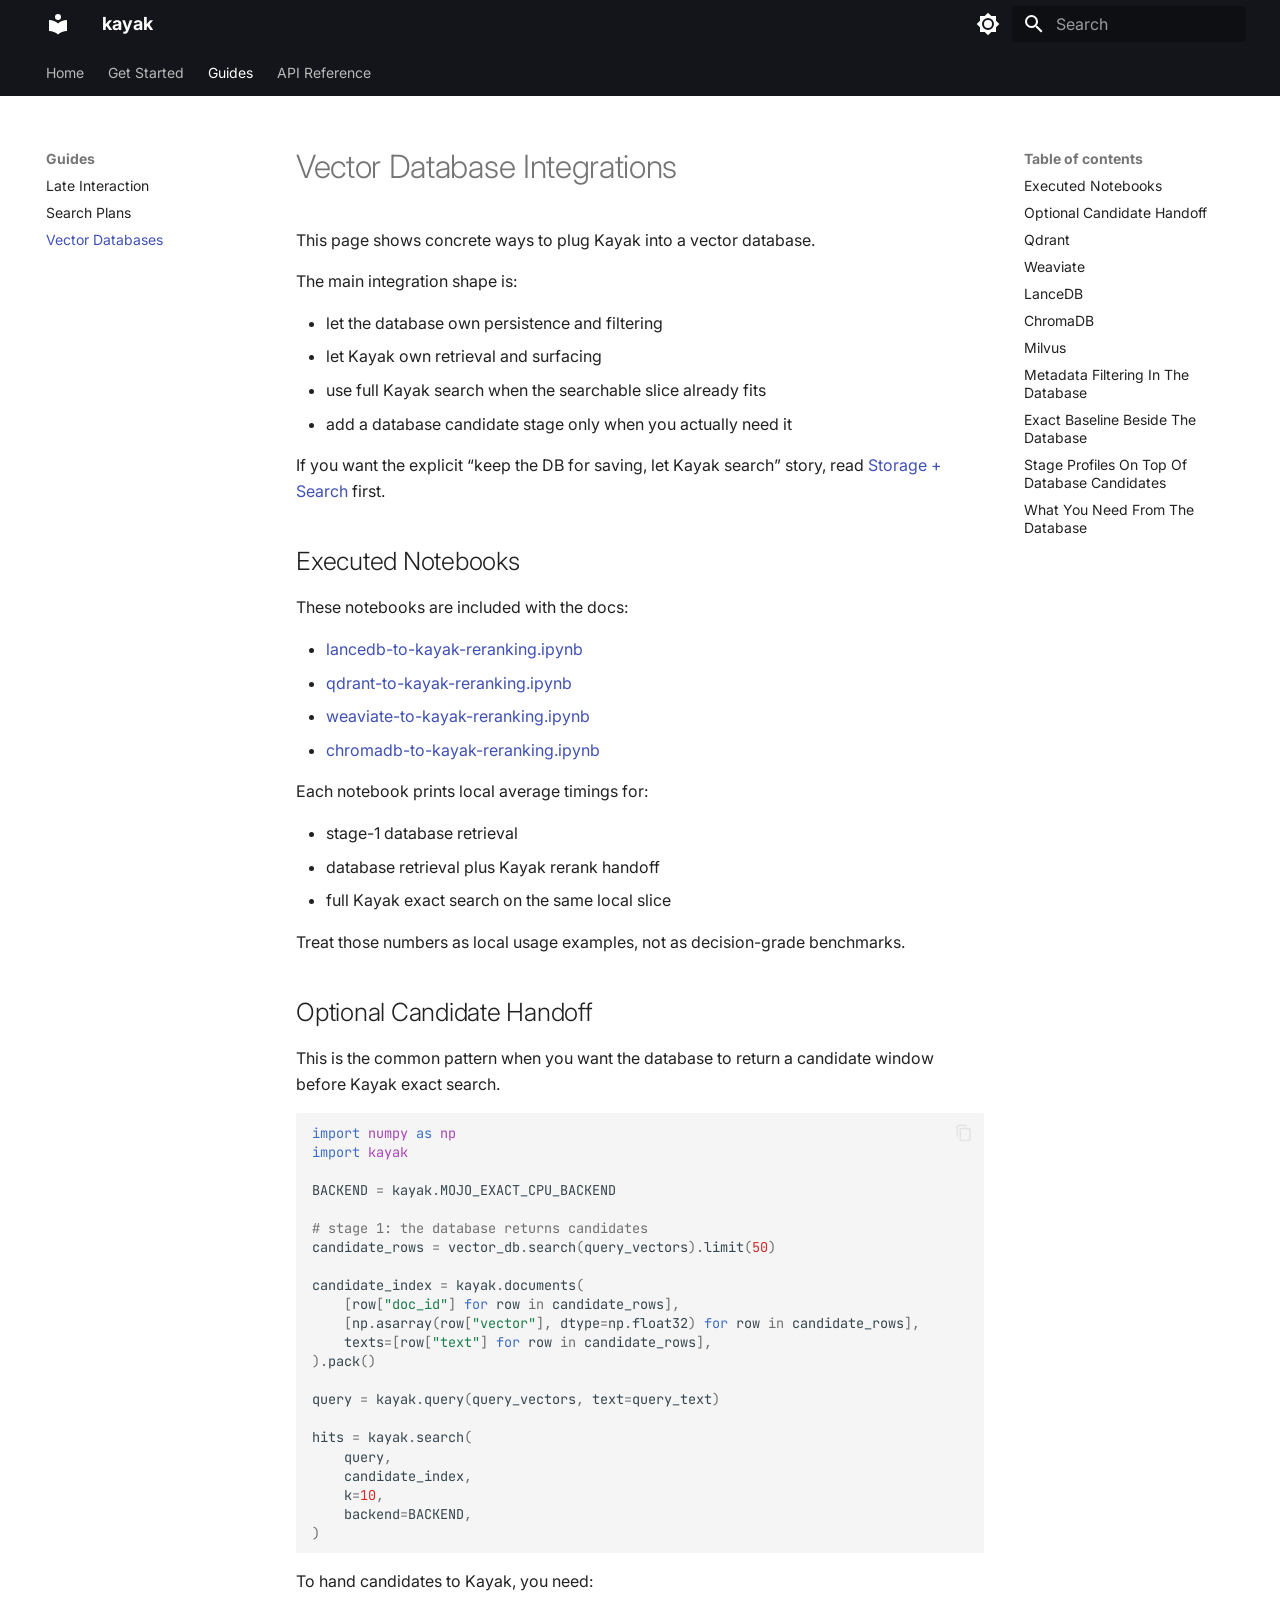
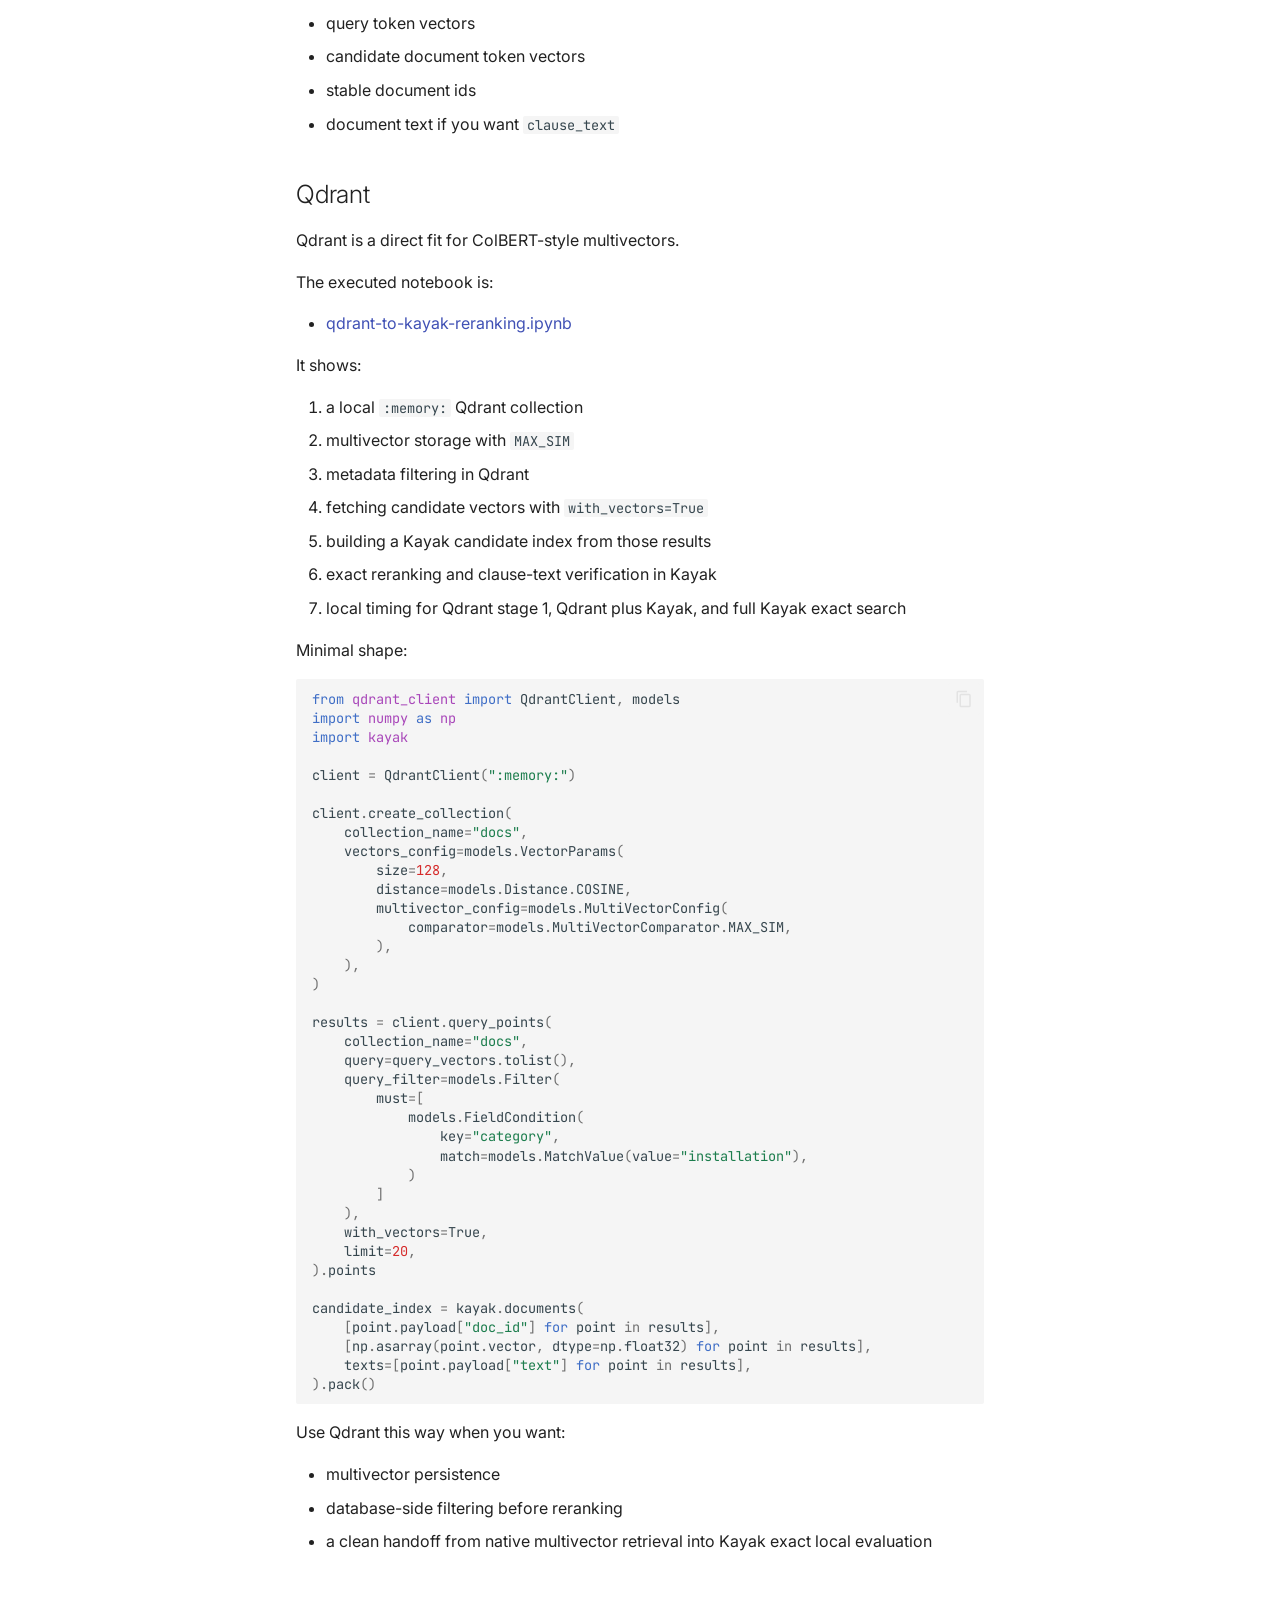
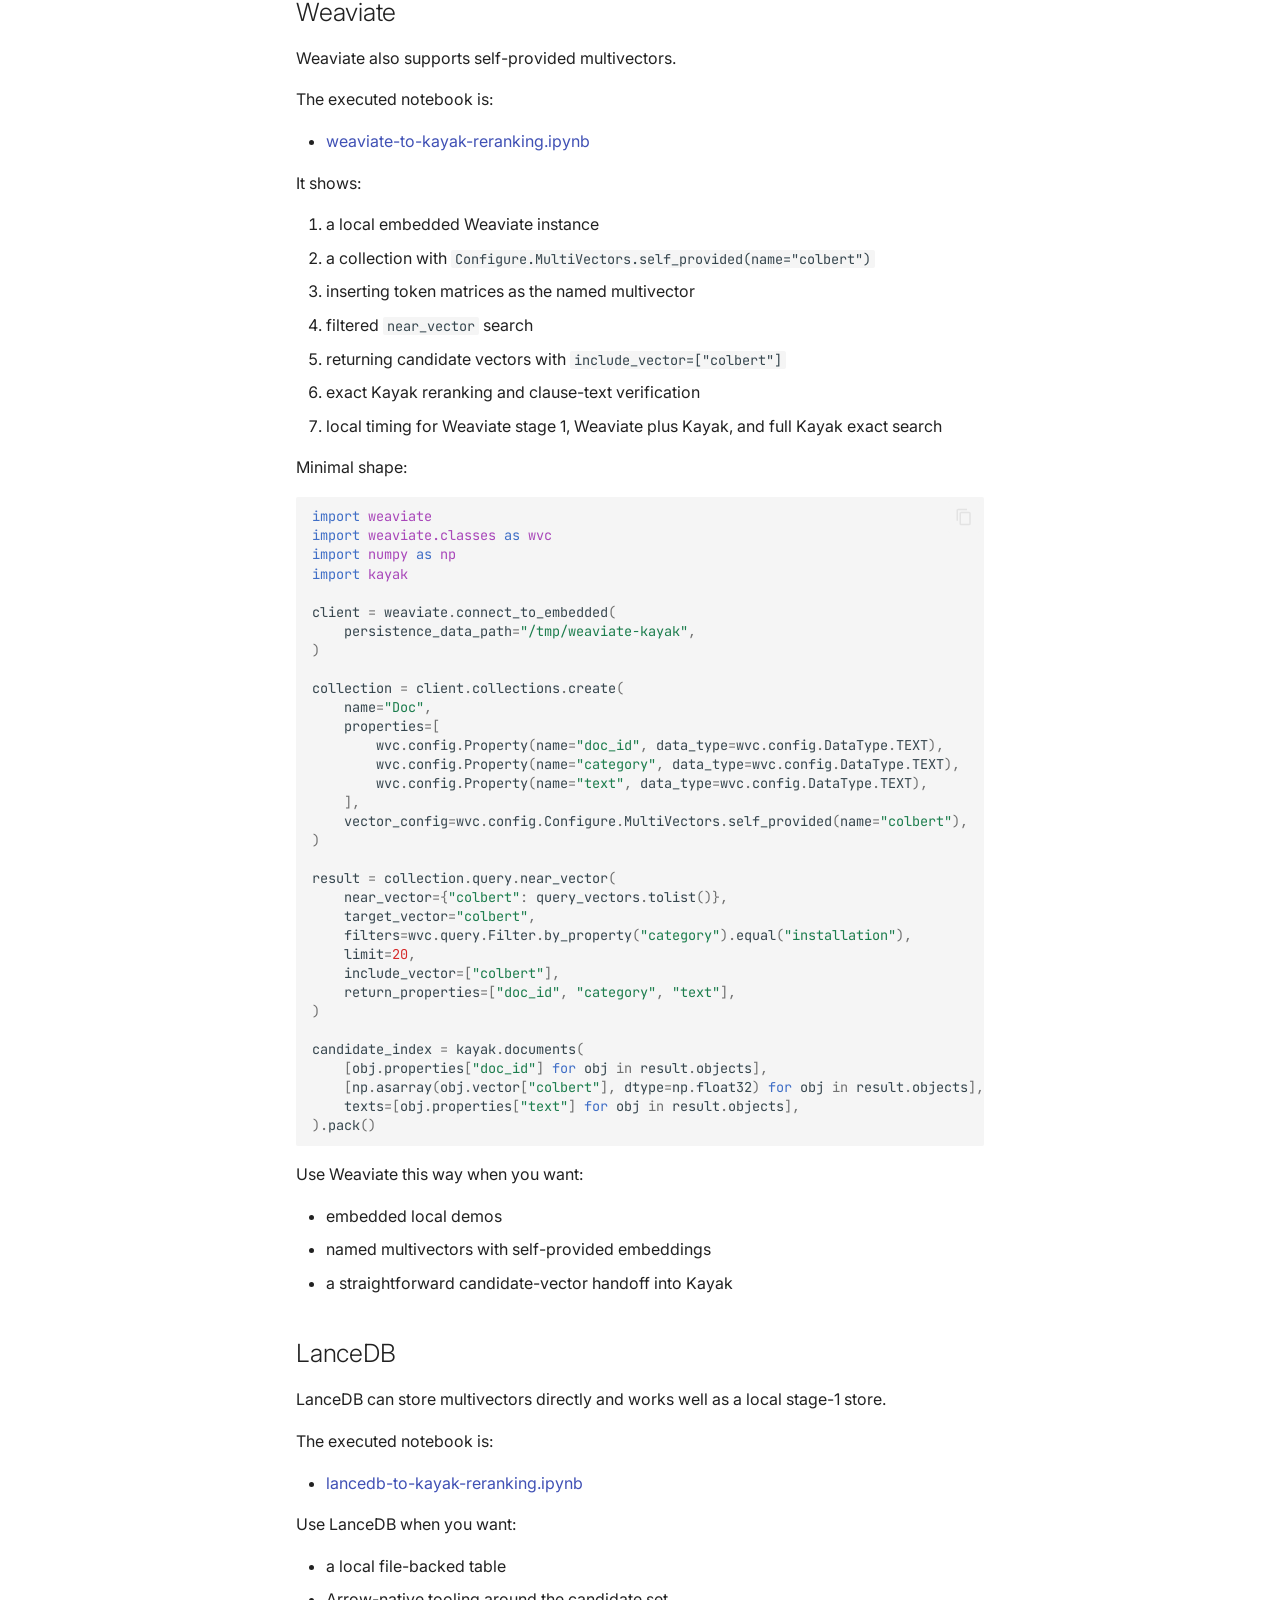
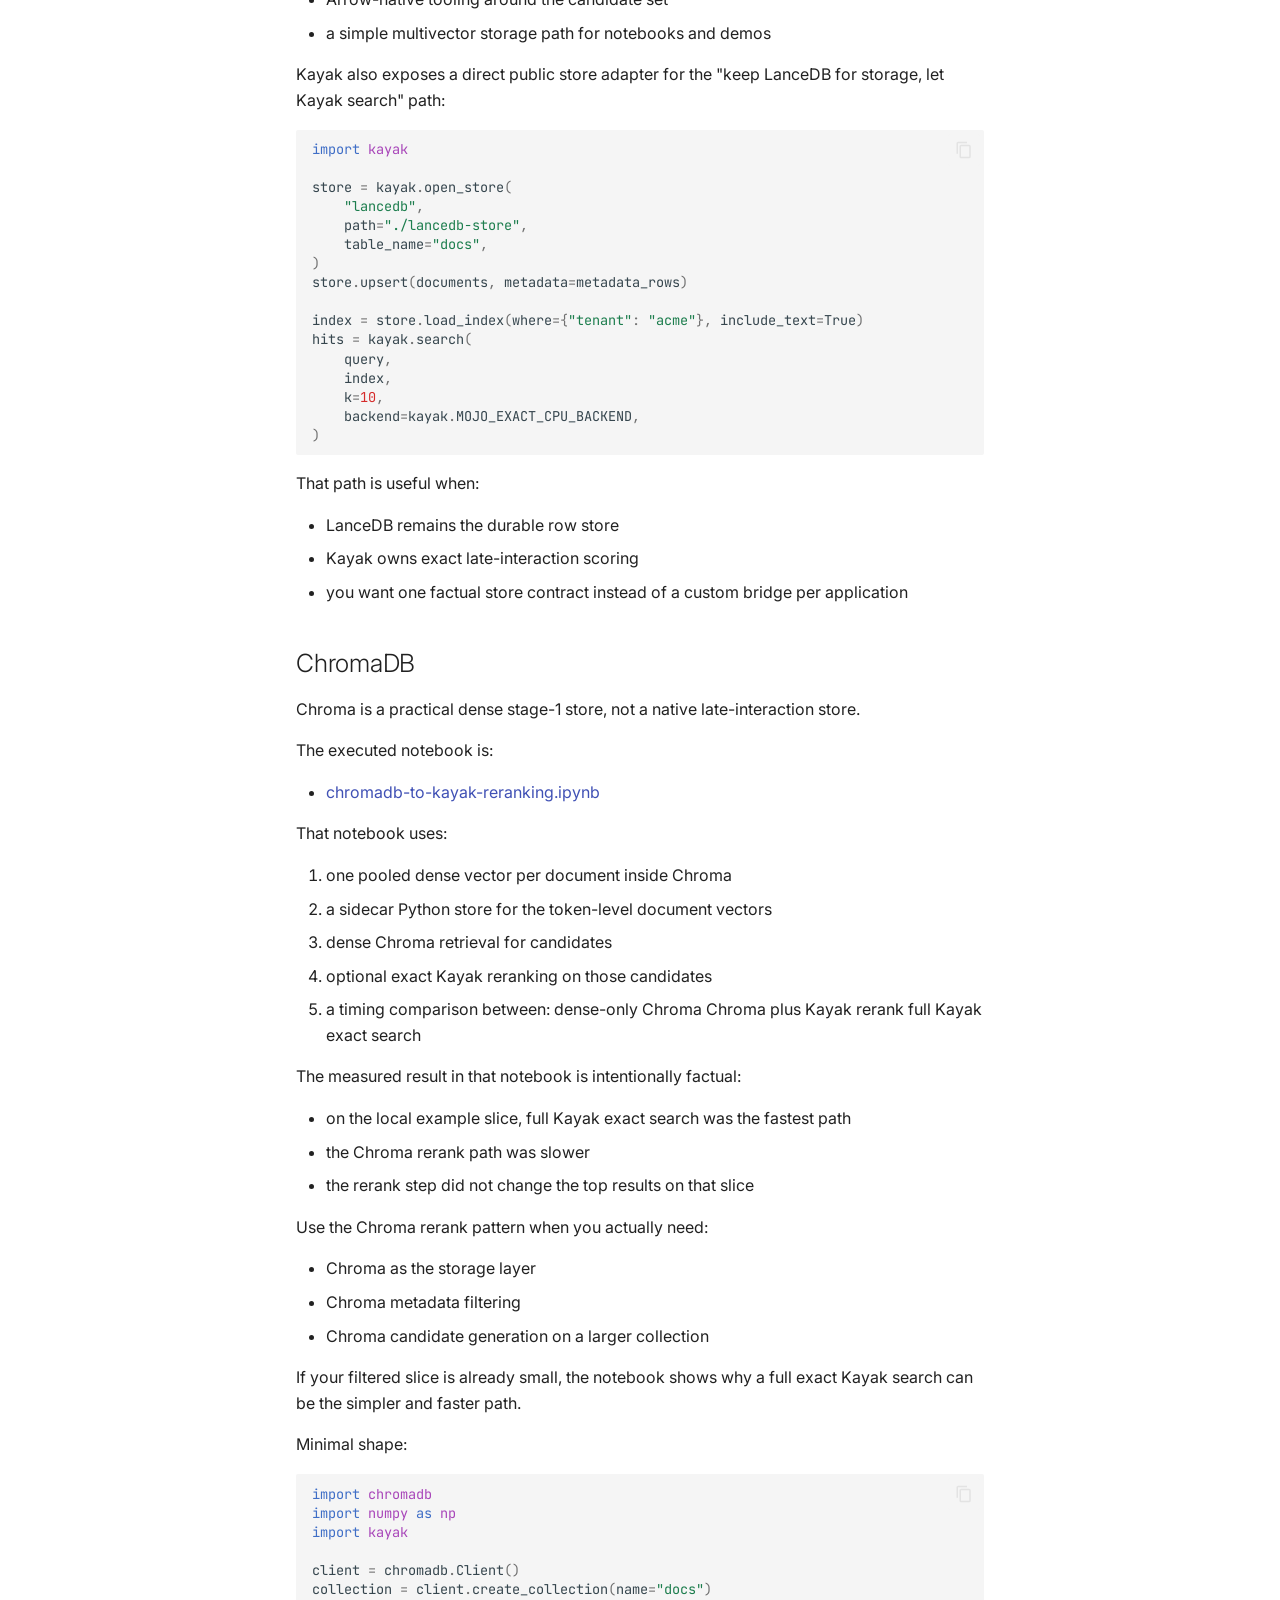
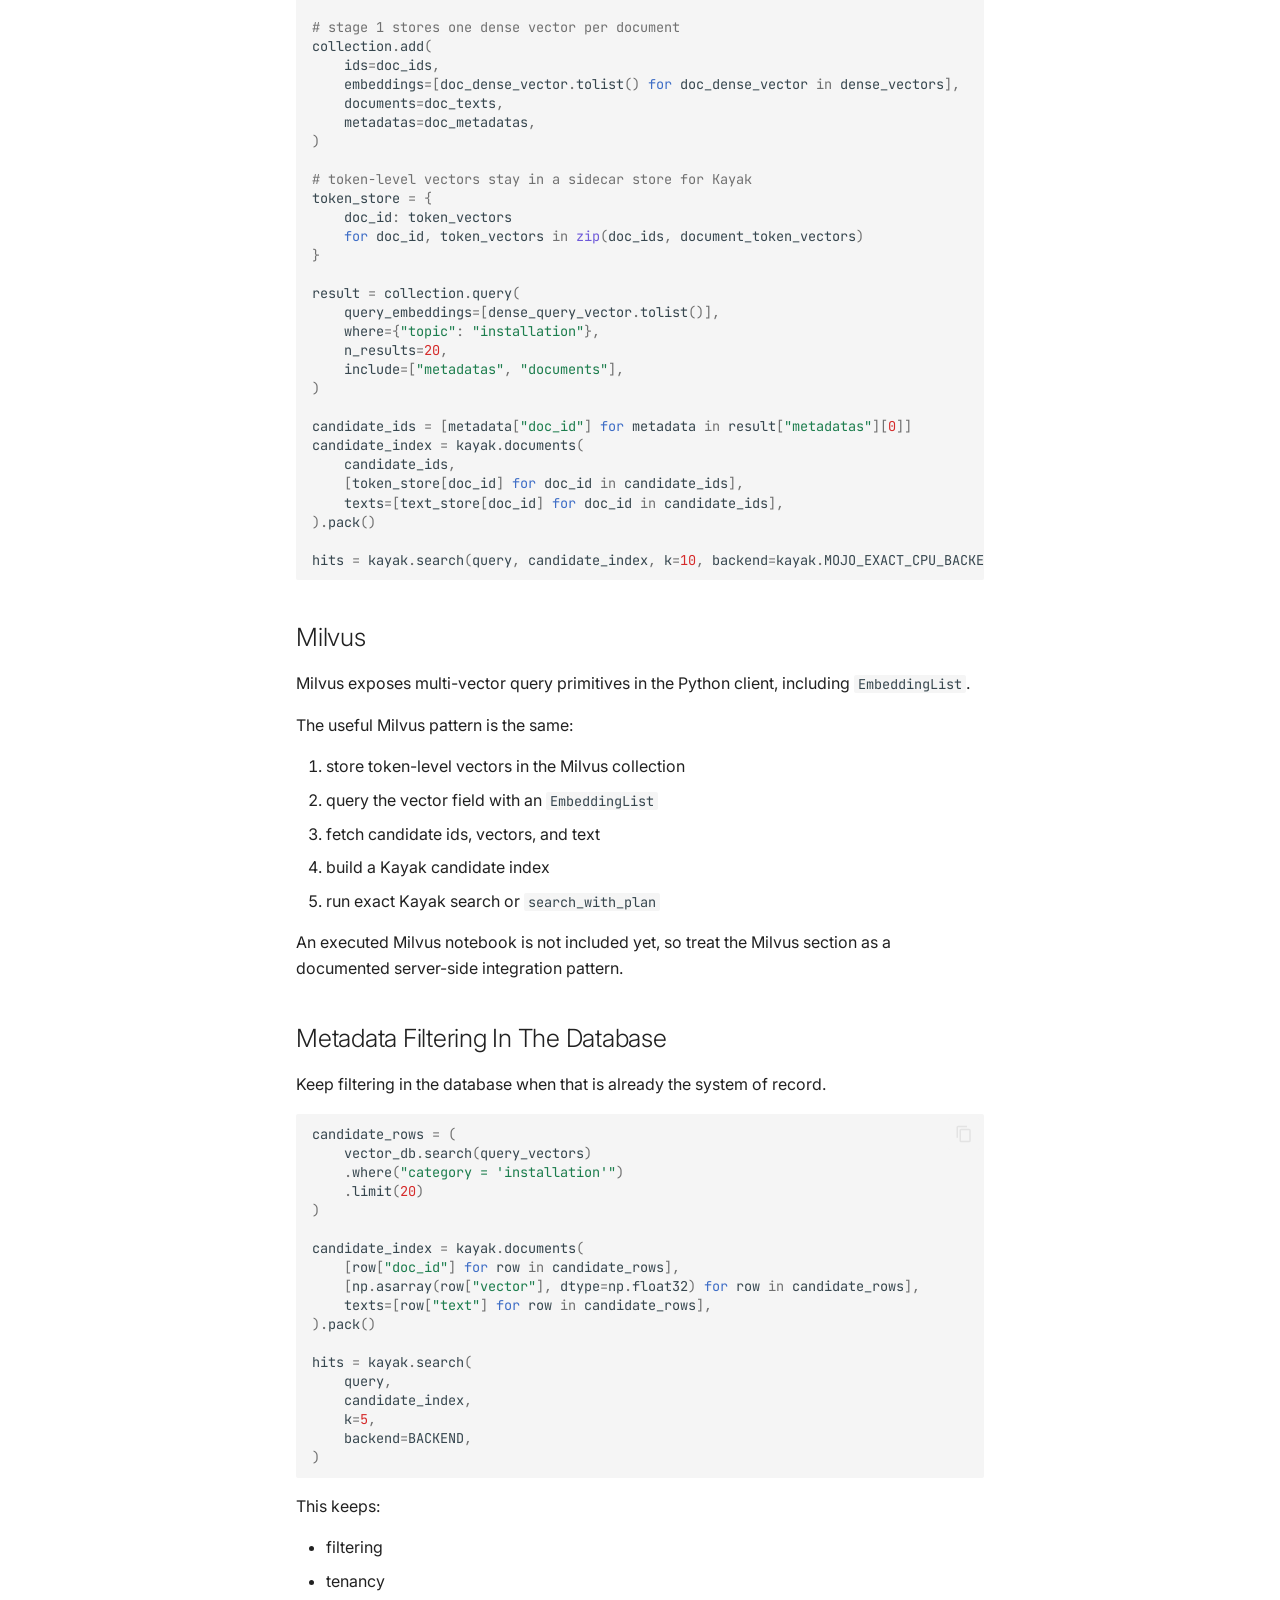
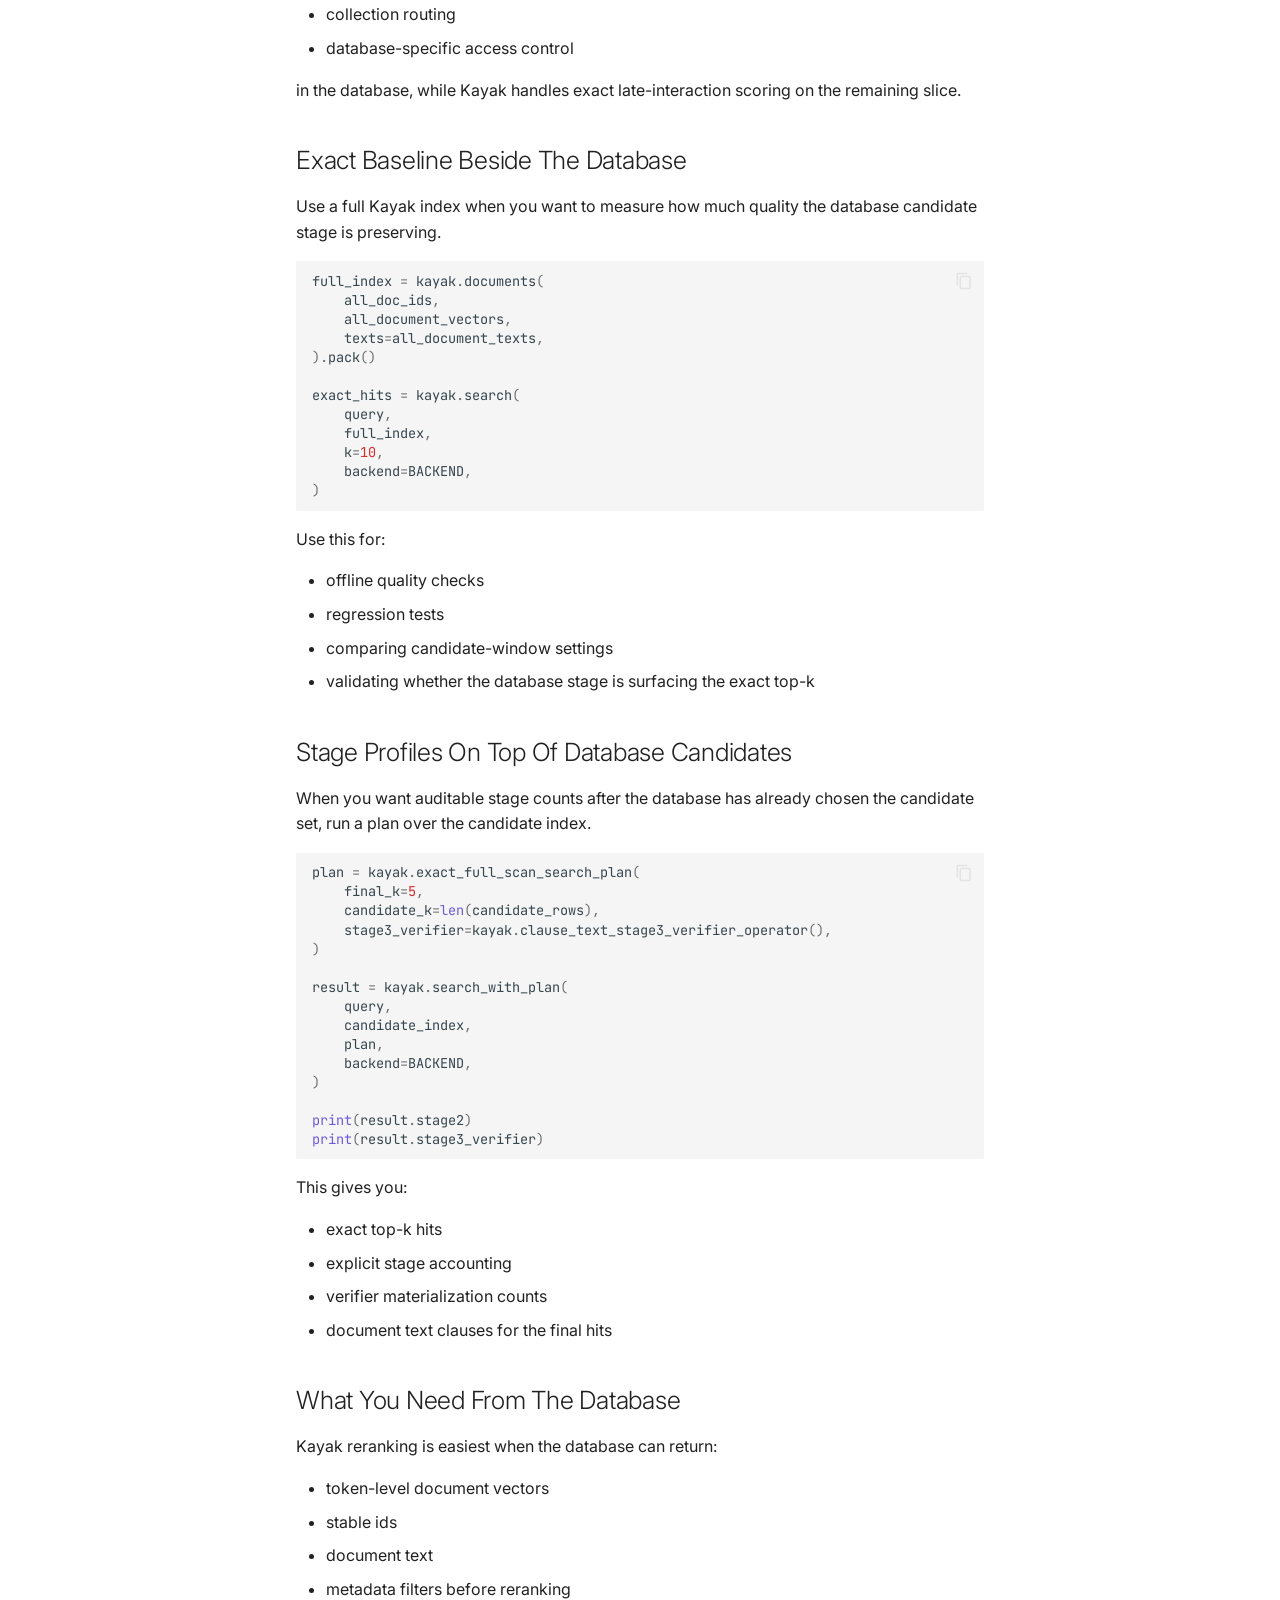
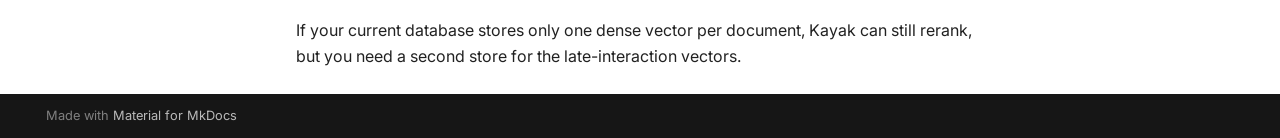
<file: vector-databases/index.html>
<!doctype html>
<html lang="en" class="no-js">
  <head>
    
      <meta charset="utf-8">
      <meta name="viewport" content="width=device-width,initial-scale=1">
      
        <meta name="description" content="Late-interaction retrieval for Python with an explicit Mojo exact CPU backend">
      
      
      
        <link rel="canonical" href="https://docs.withkayak.com/vector-databases/">
      
      
        <link rel="prev" href="../search-plans/">
      
      
        <link rel="next" href="../api/">
      
      
        
      
      
      <link rel="icon" href="../assets/images/favicon.png">
      <meta name="generator" content="mkdocs-1.6.1, mkdocs-material-9.7.6">
    
    
      
        <title>Vector Databases - kayak</title>
      
    
    
      <link rel="stylesheet" href="../assets/stylesheets/main.484c7ddc.min.css">
      
        
        <link rel="stylesheet" href="../assets/stylesheets/palette.ab4e12ef.min.css">
      
      


    
    
      
    
    
      
        
        
        <link rel="preconnect" href="https://fonts.gstatic.com" crossorigin>
        <link rel="stylesheet" href="https://fonts.googleapis.com/css?family=Inter:300,300i,400,400i,700,700i%7CJetBrains+Mono:400,400i,700,700i&display=fallback">
        <style>:root{--md-text-font:"Inter";--md-code-font:"JetBrains Mono"}</style>
      
    
    
    <script>__md_scope=new URL("..",location),__md_hash=e=>[...e].reduce(((e,_)=>(e<<5)-e+_.charCodeAt(0)),0),__md_get=(e,_=localStorage,t=__md_scope)=>JSON.parse(_.getItem(t.pathname+"."+e)),__md_set=(e,_,t=localStorage,a=__md_scope)=>{try{t.setItem(a.pathname+"."+e,JSON.stringify(_))}catch(e){}}</script>
    
      

    
    
  </head>
  
  
    
    
      
    
    
    
    
    <body dir="ltr" data-md-color-scheme="default" data-md-color-primary="black" data-md-color-accent="indigo">
  
    
    <input class="md-toggle" data-md-toggle="drawer" type="checkbox" id="__drawer" autocomplete="off">
    <input class="md-toggle" data-md-toggle="search" type="checkbox" id="__search" autocomplete="off">
    <label class="md-overlay" for="__drawer"></label>
    <div data-md-component="skip">
      
        
        <a href="#vector-database-integrations" class="md-skip">
          Skip to content
        </a>
      
    </div>
    <div data-md-component="announce">
      
    </div>
    
    
      

<header class="md-header" data-md-component="header">
  <nav class="md-header__inner md-grid" aria-label="Header">
    <a href=".." title="kayak" class="md-header__button md-logo" aria-label="kayak" data-md-component="logo">
      
  
  <svg xmlns="http://www.w3.org/2000/svg" viewBox="0 0 24 24"><path d="M12 8a3 3 0 0 0 3-3 3 3 0 0 0-3-3 3 3 0 0 0-3 3 3 3 0 0 0 3 3m0 3.54C9.64 9.35 6.5 8 3 8v11c3.5 0 6.64 1.35 9 3.54 2.36-2.19 5.5-3.54 9-3.54V8c-3.5 0-6.64 1.35-9 3.54"/></svg>

    </a>
    <label class="md-header__button md-icon" for="__drawer">
      
      <svg xmlns="http://www.w3.org/2000/svg" viewBox="0 0 24 24"><path d="M3 6h18v2H3zm0 5h18v2H3zm0 5h18v2H3z"/></svg>
    </label>
    <div class="md-header__title" data-md-component="header-title">
      <div class="md-header__ellipsis">
        <div class="md-header__topic">
          <span class="md-ellipsis">
            kayak
          </span>
        </div>
        <div class="md-header__topic" data-md-component="header-topic">
          <span class="md-ellipsis">
            
              Vector Databases
            
          </span>
        </div>
      </div>
    </div>
    
      
        <form class="md-header__option" data-md-component="palette">
  
    
    
    
    <input class="md-option" data-md-color-media="(prefers-color-scheme: light)" data-md-color-scheme="default" data-md-color-primary="black" data-md-color-accent="indigo"  aria-label="Switch to dark mode"  type="radio" name="__palette" id="__palette_0">
    
      <label class="md-header__button md-icon" title="Switch to dark mode" for="__palette_1" hidden>
        <svg xmlns="http://www.w3.org/2000/svg" viewBox="0 0 24 24"><path d="M12 8a4 4 0 0 0-4 4 4 4 0 0 0 4 4 4 4 0 0 0 4-4 4 4 0 0 0-4-4m0 10a6 6 0 0 1-6-6 6 6 0 0 1 6-6 6 6 0 0 1 6 6 6 6 0 0 1-6 6m8-9.31V4h-4.69L12 .69 8.69 4H4v4.69L.69 12 4 15.31V20h4.69L12 23.31 15.31 20H20v-4.69L23.31 12z"/></svg>
      </label>
    
  
    
    
    
    <input class="md-option" data-md-color-media="(prefers-color-scheme: dark)" data-md-color-scheme="slate" data-md-color-primary="black" data-md-color-accent="indigo"  aria-label="Switch to light mode"  type="radio" name="__palette" id="__palette_1">
    
      <label class="md-header__button md-icon" title="Switch to light mode" for="__palette_0" hidden>
        <svg xmlns="http://www.w3.org/2000/svg" viewBox="0 0 24 24"><path d="M12 18c-.89 0-1.74-.2-2.5-.55C11.56 16.5 13 14.42 13 12s-1.44-4.5-3.5-5.45C10.26 6.2 11.11 6 12 6a6 6 0 0 1 6 6 6 6 0 0 1-6 6m8-9.31V4h-4.69L12 .69 8.69 4H4v4.69L.69 12 4 15.31V20h4.69L12 23.31 15.31 20H20v-4.69L23.31 12z"/></svg>
      </label>
    
  
</form>
      
    
    
      <script>var palette=__md_get("__palette");if(palette&&palette.color){if("(prefers-color-scheme)"===palette.color.media){var media=matchMedia("(prefers-color-scheme: light)"),input=document.querySelector(media.matches?"[data-md-color-media='(prefers-color-scheme: light)']":"[data-md-color-media='(prefers-color-scheme: dark)']");palette.color.media=input.getAttribute("data-md-color-media"),palette.color.scheme=input.getAttribute("data-md-color-scheme"),palette.color.primary=input.getAttribute("data-md-color-primary"),palette.color.accent=input.getAttribute("data-md-color-accent")}for(var[key,value]of Object.entries(palette.color))document.body.setAttribute("data-md-color-"+key,value)}</script>
    
    
    
      
      
        <label class="md-header__button md-icon" for="__search">
          
          <svg xmlns="http://www.w3.org/2000/svg" viewBox="0 0 24 24"><path d="M9.5 3A6.5 6.5 0 0 1 16 9.5c0 1.61-.59 3.09-1.56 4.23l.27.27h.79l5 5-1.5 1.5-5-5v-.79l-.27-.27A6.52 6.52 0 0 1 9.5 16 6.5 6.5 0 0 1 3 9.5 6.5 6.5 0 0 1 9.5 3m0 2C7 5 5 7 5 9.5S7 14 9.5 14 14 12 14 9.5 12 5 9.5 5"/></svg>
        </label>
        <div class="md-search" data-md-component="search" role="dialog">
  <label class="md-search__overlay" for="__search"></label>
  <div class="md-search__inner" role="search">
    <form class="md-search__form" name="search">
      <input type="text" class="md-search__input" name="query" aria-label="Search" placeholder="Search" autocapitalize="off" autocorrect="off" autocomplete="off" spellcheck="false" data-md-component="search-query" required>
      <label class="md-search__icon md-icon" for="__search">
        
        <svg xmlns="http://www.w3.org/2000/svg" viewBox="0 0 24 24"><path d="M9.5 3A6.5 6.5 0 0 1 16 9.5c0 1.61-.59 3.09-1.56 4.23l.27.27h.79l5 5-1.5 1.5-5-5v-.79l-.27-.27A6.52 6.52 0 0 1 9.5 16 6.5 6.5 0 0 1 3 9.5 6.5 6.5 0 0 1 9.5 3m0 2C7 5 5 7 5 9.5S7 14 9.5 14 14 12 14 9.5 12 5 9.5 5"/></svg>
        
        <svg xmlns="http://www.w3.org/2000/svg" viewBox="0 0 24 24"><path d="M20 11v2H8l5.5 5.5-1.42 1.42L4.16 12l7.92-7.92L13.5 5.5 8 11z"/></svg>
      </label>
      <nav class="md-search__options" aria-label="Search">
        
        <button type="reset" class="md-search__icon md-icon" title="Clear" aria-label="Clear" tabindex="-1">
          
          <svg xmlns="http://www.w3.org/2000/svg" viewBox="0 0 24 24"><path d="M19 6.41 17.59 5 12 10.59 6.41 5 5 6.41 10.59 12 5 17.59 6.41 19 12 13.41 17.59 19 19 17.59 13.41 12z"/></svg>
        </button>
      </nav>
      
    </form>
    <div class="md-search__output">
      <div class="md-search__scrollwrap" tabindex="0" data-md-scrollfix>
        <div class="md-search-result" data-md-component="search-result">
          <div class="md-search-result__meta">
            Initializing search
          </div>
          <ol class="md-search-result__list" role="presentation"></ol>
        </div>
      </div>
    </div>
  </div>
</div>
      
    
    
  </nav>
  
</header>
    
    <div class="md-container" data-md-component="container">
      
      
        
          
            
<nav class="md-tabs" aria-label="Tabs" data-md-component="tabs">
  <div class="md-grid">
    <ul class="md-tabs__list">
      
        
  
  
  
  
    <li class="md-tabs__item">
      <a href=".." class="md-tabs__link">
        
  
  
    
  
  Home

      </a>
    </li>
  

      
        
  
  
  
  
    
    
      <li class="md-tabs__item">
        <a href="../installation/" class="md-tabs__link">
          
  
  
  Get Started

        </a>
      </li>
    
  

      
        
  
  
  
    
  
  
    
    
      <li class="md-tabs__item md-tabs__item--active">
        <a href="../concepts/" class="md-tabs__link">
          
  
  
  Guides

        </a>
      </li>
    
  

      
        
  
  
  
  
    <li class="md-tabs__item">
      <a href="../api/" class="md-tabs__link">
        
  
  
    
  
  API Reference

      </a>
    </li>
  

      
    </ul>
  </div>
</nav>
          
        
      
      <main class="md-main" data-md-component="main">
        <div class="md-main__inner md-grid">
          
            
              
              <div class="md-sidebar md-sidebar--primary" data-md-component="sidebar" data-md-type="navigation" >
                <div class="md-sidebar__scrollwrap">
                  <div class="md-sidebar__inner">
                    


  


<nav class="md-nav md-nav--primary md-nav--lifted" aria-label="Navigation" data-md-level="0">
  <label class="md-nav__title" for="__drawer">
    <a href=".." title="kayak" class="md-nav__button md-logo" aria-label="kayak" data-md-component="logo">
      
  
  <svg xmlns="http://www.w3.org/2000/svg" viewBox="0 0 24 24"><path d="M12 8a3 3 0 0 0 3-3 3 3 0 0 0-3-3 3 3 0 0 0-3 3 3 3 0 0 0 3 3m0 3.54C9.64 9.35 6.5 8 3 8v11c3.5 0 6.64 1.35 9 3.54 2.36-2.19 5.5-3.54 9-3.54V8c-3.5 0-6.64 1.35-9 3.54"/></svg>

    </a>
    kayak
  </label>
  
  <ul class="md-nav__list" data-md-scrollfix>
    
      
      
  
  
  
  
    <li class="md-nav__item">
      <a href=".." class="md-nav__link">
        
  
  
  <span class="md-ellipsis">
    
  
    Home
  

    
  </span>
  
  

      </a>
    </li>
  

    
      
      
  
  
  
  
    
    
    
    
      
      
    
    
    <li class="md-nav__item md-nav__item--nested">
      
        
        
        <input class="md-nav__toggle md-toggle " type="checkbox" id="__nav_2" >
        
          
          <label class="md-nav__link" for="__nav_2" id="__nav_2_label" tabindex="0">
            
  
  
  <span class="md-ellipsis">
    
  
    Get Started
  

    
  </span>
  
  

            <span class="md-nav__icon md-icon"></span>
          </label>
        
        <nav class="md-nav" data-md-level="1" aria-labelledby="__nav_2_label" aria-expanded="false">
          <label class="md-nav__title" for="__nav_2">
            <span class="md-nav__icon md-icon"></span>
            
  
    Get Started
  

          </label>
          <ul class="md-nav__list" data-md-scrollfix>
            
              
                
  
  
  
  
    <li class="md-nav__item">
      <a href="../installation/" class="md-nav__link">
        
  
  
  <span class="md-ellipsis">
    
  
    Installation
  

    
  </span>
  
  

      </a>
    </li>
  

              
            
              
                
  
  
  
  
    <li class="md-nav__item">
      <a href="../quickstart/" class="md-nav__link">
        
  
  
  <span class="md-ellipsis">
    
  
    Quickstart
  

    
  </span>
  
  

      </a>
    </li>
  

              
            
              
                
  
  
  
  
    <li class="md-nav__item">
      <a href="../usage-patterns/" class="md-nav__link">
        
  
  
  <span class="md-ellipsis">
    
  
    Usage Patterns
  

    
  </span>
  
  

      </a>
    </li>
  

              
            
              
                
  
  
  
  
    <li class="md-nav__item">
      <a href="../storage-and-search/" class="md-nav__link">
        
  
  
  <span class="md-ellipsis">
    
  
    Storage + Search
  

    
  </span>
  
  

      </a>
    </li>
  

              
            
              
                
  
  
  
  
    <li class="md-nav__item">
      <a href="../mojo-backend/" class="md-nav__link">
        
  
  
  <span class="md-ellipsis">
    
  
    Using the Mojo Backend
  

    
  </span>
  
  

      </a>
    </li>
  

              
            
          </ul>
        </nav>
      
    </li>
  

    
      
      
  
  
    
  
  
  
    
    
    
    
      
        
        
      
      
    
    
    <li class="md-nav__item md-nav__item--active md-nav__item--section md-nav__item--nested">
      
        
        
        <input class="md-nav__toggle md-toggle " type="checkbox" id="__nav_3" checked>
        
          
          <label class="md-nav__link" for="__nav_3" id="__nav_3_label" tabindex="">
            
  
  
  <span class="md-ellipsis">
    
  
    Guides
  

    
  </span>
  
  

            <span class="md-nav__icon md-icon"></span>
          </label>
        
        <nav class="md-nav" data-md-level="1" aria-labelledby="__nav_3_label" aria-expanded="true">
          <label class="md-nav__title" for="__nav_3">
            <span class="md-nav__icon md-icon"></span>
            
  
    Guides
  

          </label>
          <ul class="md-nav__list" data-md-scrollfix>
            
              
                
  
  
  
  
    <li class="md-nav__item">
      <a href="../concepts/" class="md-nav__link">
        
  
  
  <span class="md-ellipsis">
    
  
    Late Interaction
  

    
  </span>
  
  

      </a>
    </li>
  

              
            
              
                
  
  
  
  
    <li class="md-nav__item">
      <a href="../search-plans/" class="md-nav__link">
        
  
  
  <span class="md-ellipsis">
    
  
    Search Plans
  

    
  </span>
  
  

      </a>
    </li>
  

              
            
              
                
  
  
    
  
  
  
    <li class="md-nav__item md-nav__item--active">
      
      <input class="md-nav__toggle md-toggle" type="checkbox" id="__toc">
      
      
        
      
      
        <label class="md-nav__link md-nav__link--active" for="__toc">
          
  
  
  <span class="md-ellipsis">
    
  
    Vector Databases
  

    
  </span>
  
  

          <span class="md-nav__icon md-icon"></span>
        </label>
      
      <a href="./" class="md-nav__link md-nav__link--active">
        
  
  
  <span class="md-ellipsis">
    
  
    Vector Databases
  

    
  </span>
  
  

      </a>
      
        

<nav class="md-nav md-nav--secondary" aria-label="Table of contents">
  
  
  
    
  
  
    <label class="md-nav__title" for="__toc">
      <span class="md-nav__icon md-icon"></span>
      Table of contents
    </label>
    <ul class="md-nav__list" data-md-component="toc" data-md-scrollfix>
      
        <li class="md-nav__item">
  <a href="#executed-notebooks" class="md-nav__link">
    <span class="md-ellipsis">
      
        Executed Notebooks
      
    </span>
  </a>
  
</li>
      
        <li class="md-nav__item">
  <a href="#optional-candidate-handoff" class="md-nav__link">
    <span class="md-ellipsis">
      
        Optional Candidate Handoff
      
    </span>
  </a>
  
</li>
      
        <li class="md-nav__item">
  <a href="#qdrant" class="md-nav__link">
    <span class="md-ellipsis">
      
        Qdrant
      
    </span>
  </a>
  
</li>
      
        <li class="md-nav__item">
  <a href="#weaviate" class="md-nav__link">
    <span class="md-ellipsis">
      
        Weaviate
      
    </span>
  </a>
  
</li>
      
        <li class="md-nav__item">
  <a href="#lancedb" class="md-nav__link">
    <span class="md-ellipsis">
      
        LanceDB
      
    </span>
  </a>
  
</li>
      
        <li class="md-nav__item">
  <a href="#chromadb" class="md-nav__link">
    <span class="md-ellipsis">
      
        ChromaDB
      
    </span>
  </a>
  
</li>
      
        <li class="md-nav__item">
  <a href="#milvus" class="md-nav__link">
    <span class="md-ellipsis">
      
        Milvus
      
    </span>
  </a>
  
</li>
      
        <li class="md-nav__item">
  <a href="#metadata-filtering-in-the-database" class="md-nav__link">
    <span class="md-ellipsis">
      
        Metadata Filtering In The Database
      
    </span>
  </a>
  
</li>
      
        <li class="md-nav__item">
  <a href="#exact-baseline-beside-the-database" class="md-nav__link">
    <span class="md-ellipsis">
      
        Exact Baseline Beside The Database
      
    </span>
  </a>
  
</li>
      
        <li class="md-nav__item">
  <a href="#stage-profiles-on-top-of-database-candidates" class="md-nav__link">
    <span class="md-ellipsis">
      
        Stage Profiles On Top Of Database Candidates
      
    </span>
  </a>
  
</li>
      
        <li class="md-nav__item">
  <a href="#what-you-need-from-the-database" class="md-nav__link">
    <span class="md-ellipsis">
      
        What You Need From The Database
      
    </span>
  </a>
  
</li>
      
    </ul>
  
</nav>
      
    </li>
  

              
            
          </ul>
        </nav>
      
    </li>
  

    
      
      
  
  
  
  
    <li class="md-nav__item">
      <a href="../api/" class="md-nav__link">
        
  
  
  <span class="md-ellipsis">
    
  
    API Reference
  

    
  </span>
  
  

      </a>
    </li>
  

    
  </ul>
</nav>
                  </div>
                </div>
              </div>
            
            
              
              <div class="md-sidebar md-sidebar--secondary" data-md-component="sidebar" data-md-type="toc" >
                <div class="md-sidebar__scrollwrap">
                  <div class="md-sidebar__inner">
                    

<nav class="md-nav md-nav--secondary" aria-label="Table of contents">
  
  
  
    
  
  
    <label class="md-nav__title" for="__toc">
      <span class="md-nav__icon md-icon"></span>
      Table of contents
    </label>
    <ul class="md-nav__list" data-md-component="toc" data-md-scrollfix>
      
        <li class="md-nav__item">
  <a href="#executed-notebooks" class="md-nav__link">
    <span class="md-ellipsis">
      
        Executed Notebooks
      
    </span>
  </a>
  
</li>
      
        <li class="md-nav__item">
  <a href="#optional-candidate-handoff" class="md-nav__link">
    <span class="md-ellipsis">
      
        Optional Candidate Handoff
      
    </span>
  </a>
  
</li>
      
        <li class="md-nav__item">
  <a href="#qdrant" class="md-nav__link">
    <span class="md-ellipsis">
      
        Qdrant
      
    </span>
  </a>
  
</li>
      
        <li class="md-nav__item">
  <a href="#weaviate" class="md-nav__link">
    <span class="md-ellipsis">
      
        Weaviate
      
    </span>
  </a>
  
</li>
      
        <li class="md-nav__item">
  <a href="#lancedb" class="md-nav__link">
    <span class="md-ellipsis">
      
        LanceDB
      
    </span>
  </a>
  
</li>
      
        <li class="md-nav__item">
  <a href="#chromadb" class="md-nav__link">
    <span class="md-ellipsis">
      
        ChromaDB
      
    </span>
  </a>
  
</li>
      
        <li class="md-nav__item">
  <a href="#milvus" class="md-nav__link">
    <span class="md-ellipsis">
      
        Milvus
      
    </span>
  </a>
  
</li>
      
        <li class="md-nav__item">
  <a href="#metadata-filtering-in-the-database" class="md-nav__link">
    <span class="md-ellipsis">
      
        Metadata Filtering In The Database
      
    </span>
  </a>
  
</li>
      
        <li class="md-nav__item">
  <a href="#exact-baseline-beside-the-database" class="md-nav__link">
    <span class="md-ellipsis">
      
        Exact Baseline Beside The Database
      
    </span>
  </a>
  
</li>
      
        <li class="md-nav__item">
  <a href="#stage-profiles-on-top-of-database-candidates" class="md-nav__link">
    <span class="md-ellipsis">
      
        Stage Profiles On Top Of Database Candidates
      
    </span>
  </a>
  
</li>
      
        <li class="md-nav__item">
  <a href="#what-you-need-from-the-database" class="md-nav__link">
    <span class="md-ellipsis">
      
        What You Need From The Database
      
    </span>
  </a>
  
</li>
      
    </ul>
  
</nav>
                  </div>
                </div>
              </div>
            
          
          
            <div class="md-content" data-md-component="content">
              
              <article class="md-content__inner md-typeset">
                
                  



<h1 id="vector-database-integrations">Vector Database Integrations</h1>
<p>This page shows concrete ways to plug Kayak into a vector database.</p>
<p>The main integration shape is:</p>
<ul>
<li>let the database own persistence and filtering</li>
<li>let Kayak own retrieval and surfacing</li>
<li>use full Kayak search when the searchable slice already fits</li>
<li>add a database candidate stage only when you actually need it</li>
</ul>
<p>If you want the explicit “keep the DB for saving, let Kayak search” story, read
<a href="../storage-and-search/">Storage + Search</a> first.</p>
<h2 id="executed-notebooks">Executed Notebooks</h2>
<p>These notebooks are included with the docs:</p>
<ul>
<li><a href="../notebooks/lancedb-to-kayak-reranking.ipynb">lancedb-to-kayak-reranking.ipynb</a></li>
<li><a href="../notebooks/qdrant-to-kayak-reranking.ipynb">qdrant-to-kayak-reranking.ipynb</a></li>
<li><a href="../notebooks/weaviate-to-kayak-reranking.ipynb">weaviate-to-kayak-reranking.ipynb</a></li>
<li><a href="../notebooks/chromadb-to-kayak-reranking.ipynb">chromadb-to-kayak-reranking.ipynb</a></li>
</ul>
<p>Each notebook prints local average timings for:</p>
<ul>
<li>stage-1 database retrieval</li>
<li>database retrieval plus Kayak rerank handoff</li>
<li>full Kayak exact search on the same local slice</li>
</ul>
<p>Treat those numbers as local usage examples, not as decision-grade benchmarks.</p>
<h2 id="optional-candidate-handoff">Optional Candidate Handoff</h2>
<p>This is the common pattern when you want the database to return a candidate
window before Kayak exact search.</p>
<div class="highlight"><pre><span></span><code><a id="__codelineno-0-1" name="__codelineno-0-1" href="#__codelineno-0-1"></a><span class="kn">import</span><span class="w"> </span><span class="nn">numpy</span><span class="w"> </span><span class="k">as</span><span class="w"> </span><span class="nn">np</span>
<a id="__codelineno-0-2" name="__codelineno-0-2" href="#__codelineno-0-2"></a><span class="kn">import</span><span class="w"> </span><span class="nn">kayak</span>
<a id="__codelineno-0-3" name="__codelineno-0-3" href="#__codelineno-0-3"></a>
<a id="__codelineno-0-4" name="__codelineno-0-4" href="#__codelineno-0-4"></a><span class="n">BACKEND</span> <span class="o">=</span> <span class="n">kayak</span><span class="o">.</span><span class="n">MOJO_EXACT_CPU_BACKEND</span>
<a id="__codelineno-0-5" name="__codelineno-0-5" href="#__codelineno-0-5"></a>
<a id="__codelineno-0-6" name="__codelineno-0-6" href="#__codelineno-0-6"></a><span class="c1"># stage 1: the database returns candidates</span>
<a id="__codelineno-0-7" name="__codelineno-0-7" href="#__codelineno-0-7"></a><span class="n">candidate_rows</span> <span class="o">=</span> <span class="n">vector_db</span><span class="o">.</span><span class="n">search</span><span class="p">(</span><span class="n">query_vectors</span><span class="p">)</span><span class="o">.</span><span class="n">limit</span><span class="p">(</span><span class="mi">50</span><span class="p">)</span>
<a id="__codelineno-0-8" name="__codelineno-0-8" href="#__codelineno-0-8"></a>
<a id="__codelineno-0-9" name="__codelineno-0-9" href="#__codelineno-0-9"></a><span class="n">candidate_index</span> <span class="o">=</span> <span class="n">kayak</span><span class="o">.</span><span class="n">documents</span><span class="p">(</span>
<a id="__codelineno-0-10" name="__codelineno-0-10" href="#__codelineno-0-10"></a>    <span class="p">[</span><span class="n">row</span><span class="p">[</span><span class="s2">&quot;doc_id&quot;</span><span class="p">]</span> <span class="k">for</span> <span class="n">row</span> <span class="ow">in</span> <span class="n">candidate_rows</span><span class="p">],</span>
<a id="__codelineno-0-11" name="__codelineno-0-11" href="#__codelineno-0-11"></a>    <span class="p">[</span><span class="n">np</span><span class="o">.</span><span class="n">asarray</span><span class="p">(</span><span class="n">row</span><span class="p">[</span><span class="s2">&quot;vector&quot;</span><span class="p">],</span> <span class="n">dtype</span><span class="o">=</span><span class="n">np</span><span class="o">.</span><span class="n">float32</span><span class="p">)</span> <span class="k">for</span> <span class="n">row</span> <span class="ow">in</span> <span class="n">candidate_rows</span><span class="p">],</span>
<a id="__codelineno-0-12" name="__codelineno-0-12" href="#__codelineno-0-12"></a>    <span class="n">texts</span><span class="o">=</span><span class="p">[</span><span class="n">row</span><span class="p">[</span><span class="s2">&quot;text&quot;</span><span class="p">]</span> <span class="k">for</span> <span class="n">row</span> <span class="ow">in</span> <span class="n">candidate_rows</span><span class="p">],</span>
<a id="__codelineno-0-13" name="__codelineno-0-13" href="#__codelineno-0-13"></a><span class="p">)</span><span class="o">.</span><span class="n">pack</span><span class="p">()</span>
<a id="__codelineno-0-14" name="__codelineno-0-14" href="#__codelineno-0-14"></a>
<a id="__codelineno-0-15" name="__codelineno-0-15" href="#__codelineno-0-15"></a><span class="n">query</span> <span class="o">=</span> <span class="n">kayak</span><span class="o">.</span><span class="n">query</span><span class="p">(</span><span class="n">query_vectors</span><span class="p">,</span> <span class="n">text</span><span class="o">=</span><span class="n">query_text</span><span class="p">)</span>
<a id="__codelineno-0-16" name="__codelineno-0-16" href="#__codelineno-0-16"></a>
<a id="__codelineno-0-17" name="__codelineno-0-17" href="#__codelineno-0-17"></a><span class="n">hits</span> <span class="o">=</span> <span class="n">kayak</span><span class="o">.</span><span class="n">search</span><span class="p">(</span>
<a id="__codelineno-0-18" name="__codelineno-0-18" href="#__codelineno-0-18"></a>    <span class="n">query</span><span class="p">,</span>
<a id="__codelineno-0-19" name="__codelineno-0-19" href="#__codelineno-0-19"></a>    <span class="n">candidate_index</span><span class="p">,</span>
<a id="__codelineno-0-20" name="__codelineno-0-20" href="#__codelineno-0-20"></a>    <span class="n">k</span><span class="o">=</span><span class="mi">10</span><span class="p">,</span>
<a id="__codelineno-0-21" name="__codelineno-0-21" href="#__codelineno-0-21"></a>    <span class="n">backend</span><span class="o">=</span><span class="n">BACKEND</span><span class="p">,</span>
<a id="__codelineno-0-22" name="__codelineno-0-22" href="#__codelineno-0-22"></a><span class="p">)</span>
</code></pre></div>
<p>To hand candidates to Kayak, you need:</p>
<ul>
<li>query token vectors</li>
<li>candidate document token vectors</li>
<li>stable document ids</li>
<li>document text if you want <code>clause_text</code></li>
</ul>
<h2 id="qdrant">Qdrant</h2>
<p>Qdrant is a direct fit for ColBERT-style multivectors.</p>
<p>The executed notebook is:</p>
<ul>
<li><a href="../notebooks/qdrant-to-kayak-reranking.ipynb">qdrant-to-kayak-reranking.ipynb</a></li>
</ul>
<p>It shows:</p>
<ol>
<li>a local <code>:memory:</code> Qdrant collection</li>
<li>multivector storage with <code>MAX_SIM</code></li>
<li>metadata filtering in Qdrant</li>
<li>fetching candidate vectors with <code>with_vectors=True</code></li>
<li>building a Kayak candidate index from those results</li>
<li>exact reranking and clause-text verification in Kayak</li>
<li>local timing for Qdrant stage 1, Qdrant plus Kayak, and full Kayak exact search</li>
</ol>
<p>Minimal shape:</p>
<div class="highlight"><pre><span></span><code><a id="__codelineno-1-1" name="__codelineno-1-1" href="#__codelineno-1-1"></a><span class="kn">from</span><span class="w"> </span><span class="nn">qdrant_client</span><span class="w"> </span><span class="kn">import</span> <span class="n">QdrantClient</span><span class="p">,</span> <span class="n">models</span>
<a id="__codelineno-1-2" name="__codelineno-1-2" href="#__codelineno-1-2"></a><span class="kn">import</span><span class="w"> </span><span class="nn">numpy</span><span class="w"> </span><span class="k">as</span><span class="w"> </span><span class="nn">np</span>
<a id="__codelineno-1-3" name="__codelineno-1-3" href="#__codelineno-1-3"></a><span class="kn">import</span><span class="w"> </span><span class="nn">kayak</span>
<a id="__codelineno-1-4" name="__codelineno-1-4" href="#__codelineno-1-4"></a>
<a id="__codelineno-1-5" name="__codelineno-1-5" href="#__codelineno-1-5"></a><span class="n">client</span> <span class="o">=</span> <span class="n">QdrantClient</span><span class="p">(</span><span class="s2">&quot;:memory:&quot;</span><span class="p">)</span>
<a id="__codelineno-1-6" name="__codelineno-1-6" href="#__codelineno-1-6"></a>
<a id="__codelineno-1-7" name="__codelineno-1-7" href="#__codelineno-1-7"></a><span class="n">client</span><span class="o">.</span><span class="n">create_collection</span><span class="p">(</span>
<a id="__codelineno-1-8" name="__codelineno-1-8" href="#__codelineno-1-8"></a>    <span class="n">collection_name</span><span class="o">=</span><span class="s2">&quot;docs&quot;</span><span class="p">,</span>
<a id="__codelineno-1-9" name="__codelineno-1-9" href="#__codelineno-1-9"></a>    <span class="n">vectors_config</span><span class="o">=</span><span class="n">models</span><span class="o">.</span><span class="n">VectorParams</span><span class="p">(</span>
<a id="__codelineno-1-10" name="__codelineno-1-10" href="#__codelineno-1-10"></a>        <span class="n">size</span><span class="o">=</span><span class="mi">128</span><span class="p">,</span>
<a id="__codelineno-1-11" name="__codelineno-1-11" href="#__codelineno-1-11"></a>        <span class="n">distance</span><span class="o">=</span><span class="n">models</span><span class="o">.</span><span class="n">Distance</span><span class="o">.</span><span class="n">COSINE</span><span class="p">,</span>
<a id="__codelineno-1-12" name="__codelineno-1-12" href="#__codelineno-1-12"></a>        <span class="n">multivector_config</span><span class="o">=</span><span class="n">models</span><span class="o">.</span><span class="n">MultiVectorConfig</span><span class="p">(</span>
<a id="__codelineno-1-13" name="__codelineno-1-13" href="#__codelineno-1-13"></a>            <span class="n">comparator</span><span class="o">=</span><span class="n">models</span><span class="o">.</span><span class="n">MultiVectorComparator</span><span class="o">.</span><span class="n">MAX_SIM</span><span class="p">,</span>
<a id="__codelineno-1-14" name="__codelineno-1-14" href="#__codelineno-1-14"></a>        <span class="p">),</span>
<a id="__codelineno-1-15" name="__codelineno-1-15" href="#__codelineno-1-15"></a>    <span class="p">),</span>
<a id="__codelineno-1-16" name="__codelineno-1-16" href="#__codelineno-1-16"></a><span class="p">)</span>
<a id="__codelineno-1-17" name="__codelineno-1-17" href="#__codelineno-1-17"></a>
<a id="__codelineno-1-18" name="__codelineno-1-18" href="#__codelineno-1-18"></a><span class="n">results</span> <span class="o">=</span> <span class="n">client</span><span class="o">.</span><span class="n">query_points</span><span class="p">(</span>
<a id="__codelineno-1-19" name="__codelineno-1-19" href="#__codelineno-1-19"></a>    <span class="n">collection_name</span><span class="o">=</span><span class="s2">&quot;docs&quot;</span><span class="p">,</span>
<a id="__codelineno-1-20" name="__codelineno-1-20" href="#__codelineno-1-20"></a>    <span class="n">query</span><span class="o">=</span><span class="n">query_vectors</span><span class="o">.</span><span class="n">tolist</span><span class="p">(),</span>
<a id="__codelineno-1-21" name="__codelineno-1-21" href="#__codelineno-1-21"></a>    <span class="n">query_filter</span><span class="o">=</span><span class="n">models</span><span class="o">.</span><span class="n">Filter</span><span class="p">(</span>
<a id="__codelineno-1-22" name="__codelineno-1-22" href="#__codelineno-1-22"></a>        <span class="n">must</span><span class="o">=</span><span class="p">[</span>
<a id="__codelineno-1-23" name="__codelineno-1-23" href="#__codelineno-1-23"></a>            <span class="n">models</span><span class="o">.</span><span class="n">FieldCondition</span><span class="p">(</span>
<a id="__codelineno-1-24" name="__codelineno-1-24" href="#__codelineno-1-24"></a>                <span class="n">key</span><span class="o">=</span><span class="s2">&quot;category&quot;</span><span class="p">,</span>
<a id="__codelineno-1-25" name="__codelineno-1-25" href="#__codelineno-1-25"></a>                <span class="n">match</span><span class="o">=</span><span class="n">models</span><span class="o">.</span><span class="n">MatchValue</span><span class="p">(</span><span class="n">value</span><span class="o">=</span><span class="s2">&quot;installation&quot;</span><span class="p">),</span>
<a id="__codelineno-1-26" name="__codelineno-1-26" href="#__codelineno-1-26"></a>            <span class="p">)</span>
<a id="__codelineno-1-27" name="__codelineno-1-27" href="#__codelineno-1-27"></a>        <span class="p">]</span>
<a id="__codelineno-1-28" name="__codelineno-1-28" href="#__codelineno-1-28"></a>    <span class="p">),</span>
<a id="__codelineno-1-29" name="__codelineno-1-29" href="#__codelineno-1-29"></a>    <span class="n">with_vectors</span><span class="o">=</span><span class="kc">True</span><span class="p">,</span>
<a id="__codelineno-1-30" name="__codelineno-1-30" href="#__codelineno-1-30"></a>    <span class="n">limit</span><span class="o">=</span><span class="mi">20</span><span class="p">,</span>
<a id="__codelineno-1-31" name="__codelineno-1-31" href="#__codelineno-1-31"></a><span class="p">)</span><span class="o">.</span><span class="n">points</span>
<a id="__codelineno-1-32" name="__codelineno-1-32" href="#__codelineno-1-32"></a>
<a id="__codelineno-1-33" name="__codelineno-1-33" href="#__codelineno-1-33"></a><span class="n">candidate_index</span> <span class="o">=</span> <span class="n">kayak</span><span class="o">.</span><span class="n">documents</span><span class="p">(</span>
<a id="__codelineno-1-34" name="__codelineno-1-34" href="#__codelineno-1-34"></a>    <span class="p">[</span><span class="n">point</span><span class="o">.</span><span class="n">payload</span><span class="p">[</span><span class="s2">&quot;doc_id&quot;</span><span class="p">]</span> <span class="k">for</span> <span class="n">point</span> <span class="ow">in</span> <span class="n">results</span><span class="p">],</span>
<a id="__codelineno-1-35" name="__codelineno-1-35" href="#__codelineno-1-35"></a>    <span class="p">[</span><span class="n">np</span><span class="o">.</span><span class="n">asarray</span><span class="p">(</span><span class="n">point</span><span class="o">.</span><span class="n">vector</span><span class="p">,</span> <span class="n">dtype</span><span class="o">=</span><span class="n">np</span><span class="o">.</span><span class="n">float32</span><span class="p">)</span> <span class="k">for</span> <span class="n">point</span> <span class="ow">in</span> <span class="n">results</span><span class="p">],</span>
<a id="__codelineno-1-36" name="__codelineno-1-36" href="#__codelineno-1-36"></a>    <span class="n">texts</span><span class="o">=</span><span class="p">[</span><span class="n">point</span><span class="o">.</span><span class="n">payload</span><span class="p">[</span><span class="s2">&quot;text&quot;</span><span class="p">]</span> <span class="k">for</span> <span class="n">point</span> <span class="ow">in</span> <span class="n">results</span><span class="p">],</span>
<a id="__codelineno-1-37" name="__codelineno-1-37" href="#__codelineno-1-37"></a><span class="p">)</span><span class="o">.</span><span class="n">pack</span><span class="p">()</span>
</code></pre></div>
<p>Use Qdrant this way when you want:</p>
<ul>
<li>multivector persistence</li>
<li>database-side filtering before reranking</li>
<li>a clean handoff from native multivector retrieval into Kayak exact local evaluation</li>
</ul>
<h2 id="weaviate">Weaviate</h2>
<p>Weaviate also supports self-provided multivectors.</p>
<p>The executed notebook is:</p>
<ul>
<li><a href="../notebooks/weaviate-to-kayak-reranking.ipynb">weaviate-to-kayak-reranking.ipynb</a></li>
</ul>
<p>It shows:</p>
<ol>
<li>a local embedded Weaviate instance</li>
<li>a collection with <code>Configure.MultiVectors.self_provided(name="colbert")</code></li>
<li>inserting token matrices as the named multivector</li>
<li>filtered <code>near_vector</code> search</li>
<li>returning candidate vectors with <code>include_vector=["colbert"]</code></li>
<li>exact Kayak reranking and clause-text verification</li>
<li>local timing for Weaviate stage 1, Weaviate plus Kayak, and full Kayak exact search</li>
</ol>
<p>Minimal shape:</p>
<div class="highlight"><pre><span></span><code><a id="__codelineno-2-1" name="__codelineno-2-1" href="#__codelineno-2-1"></a><span class="kn">import</span><span class="w"> </span><span class="nn">weaviate</span>
<a id="__codelineno-2-2" name="__codelineno-2-2" href="#__codelineno-2-2"></a><span class="kn">import</span><span class="w"> </span><span class="nn">weaviate.classes</span><span class="w"> </span><span class="k">as</span><span class="w"> </span><span class="nn">wvc</span>
<a id="__codelineno-2-3" name="__codelineno-2-3" href="#__codelineno-2-3"></a><span class="kn">import</span><span class="w"> </span><span class="nn">numpy</span><span class="w"> </span><span class="k">as</span><span class="w"> </span><span class="nn">np</span>
<a id="__codelineno-2-4" name="__codelineno-2-4" href="#__codelineno-2-4"></a><span class="kn">import</span><span class="w"> </span><span class="nn">kayak</span>
<a id="__codelineno-2-5" name="__codelineno-2-5" href="#__codelineno-2-5"></a>
<a id="__codelineno-2-6" name="__codelineno-2-6" href="#__codelineno-2-6"></a><span class="n">client</span> <span class="o">=</span> <span class="n">weaviate</span><span class="o">.</span><span class="n">connect_to_embedded</span><span class="p">(</span>
<a id="__codelineno-2-7" name="__codelineno-2-7" href="#__codelineno-2-7"></a>    <span class="n">persistence_data_path</span><span class="o">=</span><span class="s2">&quot;/tmp/weaviate-kayak&quot;</span><span class="p">,</span>
<a id="__codelineno-2-8" name="__codelineno-2-8" href="#__codelineno-2-8"></a><span class="p">)</span>
<a id="__codelineno-2-9" name="__codelineno-2-9" href="#__codelineno-2-9"></a>
<a id="__codelineno-2-10" name="__codelineno-2-10" href="#__codelineno-2-10"></a><span class="n">collection</span> <span class="o">=</span> <span class="n">client</span><span class="o">.</span><span class="n">collections</span><span class="o">.</span><span class="n">create</span><span class="p">(</span>
<a id="__codelineno-2-11" name="__codelineno-2-11" href="#__codelineno-2-11"></a>    <span class="n">name</span><span class="o">=</span><span class="s2">&quot;Doc&quot;</span><span class="p">,</span>
<a id="__codelineno-2-12" name="__codelineno-2-12" href="#__codelineno-2-12"></a>    <span class="n">properties</span><span class="o">=</span><span class="p">[</span>
<a id="__codelineno-2-13" name="__codelineno-2-13" href="#__codelineno-2-13"></a>        <span class="n">wvc</span><span class="o">.</span><span class="n">config</span><span class="o">.</span><span class="n">Property</span><span class="p">(</span><span class="n">name</span><span class="o">=</span><span class="s2">&quot;doc_id&quot;</span><span class="p">,</span> <span class="n">data_type</span><span class="o">=</span><span class="n">wvc</span><span class="o">.</span><span class="n">config</span><span class="o">.</span><span class="n">DataType</span><span class="o">.</span><span class="n">TEXT</span><span class="p">),</span>
<a id="__codelineno-2-14" name="__codelineno-2-14" href="#__codelineno-2-14"></a>        <span class="n">wvc</span><span class="o">.</span><span class="n">config</span><span class="o">.</span><span class="n">Property</span><span class="p">(</span><span class="n">name</span><span class="o">=</span><span class="s2">&quot;category&quot;</span><span class="p">,</span> <span class="n">data_type</span><span class="o">=</span><span class="n">wvc</span><span class="o">.</span><span class="n">config</span><span class="o">.</span><span class="n">DataType</span><span class="o">.</span><span class="n">TEXT</span><span class="p">),</span>
<a id="__codelineno-2-15" name="__codelineno-2-15" href="#__codelineno-2-15"></a>        <span class="n">wvc</span><span class="o">.</span><span class="n">config</span><span class="o">.</span><span class="n">Property</span><span class="p">(</span><span class="n">name</span><span class="o">=</span><span class="s2">&quot;text&quot;</span><span class="p">,</span> <span class="n">data_type</span><span class="o">=</span><span class="n">wvc</span><span class="o">.</span><span class="n">config</span><span class="o">.</span><span class="n">DataType</span><span class="o">.</span><span class="n">TEXT</span><span class="p">),</span>
<a id="__codelineno-2-16" name="__codelineno-2-16" href="#__codelineno-2-16"></a>    <span class="p">],</span>
<a id="__codelineno-2-17" name="__codelineno-2-17" href="#__codelineno-2-17"></a>    <span class="n">vector_config</span><span class="o">=</span><span class="n">wvc</span><span class="o">.</span><span class="n">config</span><span class="o">.</span><span class="n">Configure</span><span class="o">.</span><span class="n">MultiVectors</span><span class="o">.</span><span class="n">self_provided</span><span class="p">(</span><span class="n">name</span><span class="o">=</span><span class="s2">&quot;colbert&quot;</span><span class="p">),</span>
<a id="__codelineno-2-18" name="__codelineno-2-18" href="#__codelineno-2-18"></a><span class="p">)</span>
<a id="__codelineno-2-19" name="__codelineno-2-19" href="#__codelineno-2-19"></a>
<a id="__codelineno-2-20" name="__codelineno-2-20" href="#__codelineno-2-20"></a><span class="n">result</span> <span class="o">=</span> <span class="n">collection</span><span class="o">.</span><span class="n">query</span><span class="o">.</span><span class="n">near_vector</span><span class="p">(</span>
<a id="__codelineno-2-21" name="__codelineno-2-21" href="#__codelineno-2-21"></a>    <span class="n">near_vector</span><span class="o">=</span><span class="p">{</span><span class="s2">&quot;colbert&quot;</span><span class="p">:</span> <span class="n">query_vectors</span><span class="o">.</span><span class="n">tolist</span><span class="p">()},</span>
<a id="__codelineno-2-22" name="__codelineno-2-22" href="#__codelineno-2-22"></a>    <span class="n">target_vector</span><span class="o">=</span><span class="s2">&quot;colbert&quot;</span><span class="p">,</span>
<a id="__codelineno-2-23" name="__codelineno-2-23" href="#__codelineno-2-23"></a>    <span class="n">filters</span><span class="o">=</span><span class="n">wvc</span><span class="o">.</span><span class="n">query</span><span class="o">.</span><span class="n">Filter</span><span class="o">.</span><span class="n">by_property</span><span class="p">(</span><span class="s2">&quot;category&quot;</span><span class="p">)</span><span class="o">.</span><span class="n">equal</span><span class="p">(</span><span class="s2">&quot;installation&quot;</span><span class="p">),</span>
<a id="__codelineno-2-24" name="__codelineno-2-24" href="#__codelineno-2-24"></a>    <span class="n">limit</span><span class="o">=</span><span class="mi">20</span><span class="p">,</span>
<a id="__codelineno-2-25" name="__codelineno-2-25" href="#__codelineno-2-25"></a>    <span class="n">include_vector</span><span class="o">=</span><span class="p">[</span><span class="s2">&quot;colbert&quot;</span><span class="p">],</span>
<a id="__codelineno-2-26" name="__codelineno-2-26" href="#__codelineno-2-26"></a>    <span class="n">return_properties</span><span class="o">=</span><span class="p">[</span><span class="s2">&quot;doc_id&quot;</span><span class="p">,</span> <span class="s2">&quot;category&quot;</span><span class="p">,</span> <span class="s2">&quot;text&quot;</span><span class="p">],</span>
<a id="__codelineno-2-27" name="__codelineno-2-27" href="#__codelineno-2-27"></a><span class="p">)</span>
<a id="__codelineno-2-28" name="__codelineno-2-28" href="#__codelineno-2-28"></a>
<a id="__codelineno-2-29" name="__codelineno-2-29" href="#__codelineno-2-29"></a><span class="n">candidate_index</span> <span class="o">=</span> <span class="n">kayak</span><span class="o">.</span><span class="n">documents</span><span class="p">(</span>
<a id="__codelineno-2-30" name="__codelineno-2-30" href="#__codelineno-2-30"></a>    <span class="p">[</span><span class="n">obj</span><span class="o">.</span><span class="n">properties</span><span class="p">[</span><span class="s2">&quot;doc_id&quot;</span><span class="p">]</span> <span class="k">for</span> <span class="n">obj</span> <span class="ow">in</span> <span class="n">result</span><span class="o">.</span><span class="n">objects</span><span class="p">],</span>
<a id="__codelineno-2-31" name="__codelineno-2-31" href="#__codelineno-2-31"></a>    <span class="p">[</span><span class="n">np</span><span class="o">.</span><span class="n">asarray</span><span class="p">(</span><span class="n">obj</span><span class="o">.</span><span class="n">vector</span><span class="p">[</span><span class="s2">&quot;colbert&quot;</span><span class="p">],</span> <span class="n">dtype</span><span class="o">=</span><span class="n">np</span><span class="o">.</span><span class="n">float32</span><span class="p">)</span> <span class="k">for</span> <span class="n">obj</span> <span class="ow">in</span> <span class="n">result</span><span class="o">.</span><span class="n">objects</span><span class="p">],</span>
<a id="__codelineno-2-32" name="__codelineno-2-32" href="#__codelineno-2-32"></a>    <span class="n">texts</span><span class="o">=</span><span class="p">[</span><span class="n">obj</span><span class="o">.</span><span class="n">properties</span><span class="p">[</span><span class="s2">&quot;text&quot;</span><span class="p">]</span> <span class="k">for</span> <span class="n">obj</span> <span class="ow">in</span> <span class="n">result</span><span class="o">.</span><span class="n">objects</span><span class="p">],</span>
<a id="__codelineno-2-33" name="__codelineno-2-33" href="#__codelineno-2-33"></a><span class="p">)</span><span class="o">.</span><span class="n">pack</span><span class="p">()</span>
</code></pre></div>
<p>Use Weaviate this way when you want:</p>
<ul>
<li>embedded local demos</li>
<li>named multivectors with self-provided embeddings</li>
<li>a straightforward candidate-vector handoff into Kayak</li>
</ul>
<h2 id="lancedb">LanceDB</h2>
<p>LanceDB can store multivectors directly and works well as a local stage-1 store.</p>
<p>The executed notebook is:</p>
<ul>
<li><a href="../notebooks/lancedb-to-kayak-reranking.ipynb">lancedb-to-kayak-reranking.ipynb</a></li>
</ul>
<p>Use LanceDB when you want:</p>
<ul>
<li>a local file-backed table</li>
<li>Arrow-native tooling around the candidate set</li>
<li>a simple multivector storage path for notebooks and demos</li>
</ul>
<p>Kayak also exposes a direct public store adapter for the "keep LanceDB for
storage, let Kayak search" path:</p>
<div class="highlight"><pre><span></span><code><a id="__codelineno-3-1" name="__codelineno-3-1" href="#__codelineno-3-1"></a><span class="kn">import</span><span class="w"> </span><span class="nn">kayak</span>
<a id="__codelineno-3-2" name="__codelineno-3-2" href="#__codelineno-3-2"></a>
<a id="__codelineno-3-3" name="__codelineno-3-3" href="#__codelineno-3-3"></a><span class="n">store</span> <span class="o">=</span> <span class="n">kayak</span><span class="o">.</span><span class="n">open_store</span><span class="p">(</span>
<a id="__codelineno-3-4" name="__codelineno-3-4" href="#__codelineno-3-4"></a>    <span class="s2">&quot;lancedb&quot;</span><span class="p">,</span>
<a id="__codelineno-3-5" name="__codelineno-3-5" href="#__codelineno-3-5"></a>    <span class="n">path</span><span class="o">=</span><span class="s2">&quot;./lancedb-store&quot;</span><span class="p">,</span>
<a id="__codelineno-3-6" name="__codelineno-3-6" href="#__codelineno-3-6"></a>    <span class="n">table_name</span><span class="o">=</span><span class="s2">&quot;docs&quot;</span><span class="p">,</span>
<a id="__codelineno-3-7" name="__codelineno-3-7" href="#__codelineno-3-7"></a><span class="p">)</span>
<a id="__codelineno-3-8" name="__codelineno-3-8" href="#__codelineno-3-8"></a><span class="n">store</span><span class="o">.</span><span class="n">upsert</span><span class="p">(</span><span class="n">documents</span><span class="p">,</span> <span class="n">metadata</span><span class="o">=</span><span class="n">metadata_rows</span><span class="p">)</span>
<a id="__codelineno-3-9" name="__codelineno-3-9" href="#__codelineno-3-9"></a>
<a id="__codelineno-3-10" name="__codelineno-3-10" href="#__codelineno-3-10"></a><span class="n">index</span> <span class="o">=</span> <span class="n">store</span><span class="o">.</span><span class="n">load_index</span><span class="p">(</span><span class="n">where</span><span class="o">=</span><span class="p">{</span><span class="s2">&quot;tenant&quot;</span><span class="p">:</span> <span class="s2">&quot;acme&quot;</span><span class="p">},</span> <span class="n">include_text</span><span class="o">=</span><span class="kc">True</span><span class="p">)</span>
<a id="__codelineno-3-11" name="__codelineno-3-11" href="#__codelineno-3-11"></a><span class="n">hits</span> <span class="o">=</span> <span class="n">kayak</span><span class="o">.</span><span class="n">search</span><span class="p">(</span>
<a id="__codelineno-3-12" name="__codelineno-3-12" href="#__codelineno-3-12"></a>    <span class="n">query</span><span class="p">,</span>
<a id="__codelineno-3-13" name="__codelineno-3-13" href="#__codelineno-3-13"></a>    <span class="n">index</span><span class="p">,</span>
<a id="__codelineno-3-14" name="__codelineno-3-14" href="#__codelineno-3-14"></a>    <span class="n">k</span><span class="o">=</span><span class="mi">10</span><span class="p">,</span>
<a id="__codelineno-3-15" name="__codelineno-3-15" href="#__codelineno-3-15"></a>    <span class="n">backend</span><span class="o">=</span><span class="n">kayak</span><span class="o">.</span><span class="n">MOJO_EXACT_CPU_BACKEND</span><span class="p">,</span>
<a id="__codelineno-3-16" name="__codelineno-3-16" href="#__codelineno-3-16"></a><span class="p">)</span>
</code></pre></div>
<p>That path is useful when:</p>
<ul>
<li>LanceDB remains the durable row store</li>
<li>Kayak owns exact late-interaction scoring</li>
<li>you want one factual store contract instead of a custom bridge per application</li>
</ul>
<h2 id="chromadb">ChromaDB</h2>
<p>Chroma is a practical dense stage-1 store, not a native late-interaction store.</p>
<p>The executed notebook is:</p>
<ul>
<li><a href="../notebooks/chromadb-to-kayak-reranking.ipynb">chromadb-to-kayak-reranking.ipynb</a></li>
</ul>
<p>That notebook uses:</p>
<ol>
<li>one pooled dense vector per document inside Chroma</li>
<li>a sidecar Python store for the token-level document vectors</li>
<li>dense Chroma retrieval for candidates</li>
<li>optional exact Kayak reranking on those candidates</li>
<li>a timing comparison between:
   dense-only Chroma
   Chroma plus Kayak rerank
   full Kayak exact search</li>
</ol>
<p>The measured result in that notebook is intentionally factual:</p>
<ul>
<li>on the local example slice, full Kayak exact search was the fastest path</li>
<li>the Chroma rerank path was slower</li>
<li>the rerank step did not change the top results on that slice</li>
</ul>
<p>Use the Chroma rerank pattern when you actually need:</p>
<ul>
<li>Chroma as the storage layer</li>
<li>Chroma metadata filtering</li>
<li>Chroma candidate generation on a larger collection</li>
</ul>
<p>If your filtered slice is already small, the notebook shows why a full exact
Kayak search can be the simpler and faster path.</p>
<p>Minimal shape:</p>
<div class="highlight"><pre><span></span><code><a id="__codelineno-4-1" name="__codelineno-4-1" href="#__codelineno-4-1"></a><span class="kn">import</span><span class="w"> </span><span class="nn">chromadb</span>
<a id="__codelineno-4-2" name="__codelineno-4-2" href="#__codelineno-4-2"></a><span class="kn">import</span><span class="w"> </span><span class="nn">numpy</span><span class="w"> </span><span class="k">as</span><span class="w"> </span><span class="nn">np</span>
<a id="__codelineno-4-3" name="__codelineno-4-3" href="#__codelineno-4-3"></a><span class="kn">import</span><span class="w"> </span><span class="nn">kayak</span>
<a id="__codelineno-4-4" name="__codelineno-4-4" href="#__codelineno-4-4"></a>
<a id="__codelineno-4-5" name="__codelineno-4-5" href="#__codelineno-4-5"></a><span class="n">client</span> <span class="o">=</span> <span class="n">chromadb</span><span class="o">.</span><span class="n">Client</span><span class="p">()</span>
<a id="__codelineno-4-6" name="__codelineno-4-6" href="#__codelineno-4-6"></a><span class="n">collection</span> <span class="o">=</span> <span class="n">client</span><span class="o">.</span><span class="n">create_collection</span><span class="p">(</span><span class="n">name</span><span class="o">=</span><span class="s2">&quot;docs&quot;</span><span class="p">)</span>
<a id="__codelineno-4-7" name="__codelineno-4-7" href="#__codelineno-4-7"></a>
<a id="__codelineno-4-8" name="__codelineno-4-8" href="#__codelineno-4-8"></a><span class="c1"># stage 1 stores one dense vector per document</span>
<a id="__codelineno-4-9" name="__codelineno-4-9" href="#__codelineno-4-9"></a><span class="n">collection</span><span class="o">.</span><span class="n">add</span><span class="p">(</span>
<a id="__codelineno-4-10" name="__codelineno-4-10" href="#__codelineno-4-10"></a>    <span class="n">ids</span><span class="o">=</span><span class="n">doc_ids</span><span class="p">,</span>
<a id="__codelineno-4-11" name="__codelineno-4-11" href="#__codelineno-4-11"></a>    <span class="n">embeddings</span><span class="o">=</span><span class="p">[</span><span class="n">doc_dense_vector</span><span class="o">.</span><span class="n">tolist</span><span class="p">()</span> <span class="k">for</span> <span class="n">doc_dense_vector</span> <span class="ow">in</span> <span class="n">dense_vectors</span><span class="p">],</span>
<a id="__codelineno-4-12" name="__codelineno-4-12" href="#__codelineno-4-12"></a>    <span class="n">documents</span><span class="o">=</span><span class="n">doc_texts</span><span class="p">,</span>
<a id="__codelineno-4-13" name="__codelineno-4-13" href="#__codelineno-4-13"></a>    <span class="n">metadatas</span><span class="o">=</span><span class="n">doc_metadatas</span><span class="p">,</span>
<a id="__codelineno-4-14" name="__codelineno-4-14" href="#__codelineno-4-14"></a><span class="p">)</span>
<a id="__codelineno-4-15" name="__codelineno-4-15" href="#__codelineno-4-15"></a>
<a id="__codelineno-4-16" name="__codelineno-4-16" href="#__codelineno-4-16"></a><span class="c1"># token-level vectors stay in a sidecar store for Kayak</span>
<a id="__codelineno-4-17" name="__codelineno-4-17" href="#__codelineno-4-17"></a><span class="n">token_store</span> <span class="o">=</span> <span class="p">{</span>
<a id="__codelineno-4-18" name="__codelineno-4-18" href="#__codelineno-4-18"></a>    <span class="n">doc_id</span><span class="p">:</span> <span class="n">token_vectors</span>
<a id="__codelineno-4-19" name="__codelineno-4-19" href="#__codelineno-4-19"></a>    <span class="k">for</span> <span class="n">doc_id</span><span class="p">,</span> <span class="n">token_vectors</span> <span class="ow">in</span> <span class="nb">zip</span><span class="p">(</span><span class="n">doc_ids</span><span class="p">,</span> <span class="n">document_token_vectors</span><span class="p">)</span>
<a id="__codelineno-4-20" name="__codelineno-4-20" href="#__codelineno-4-20"></a><span class="p">}</span>
<a id="__codelineno-4-21" name="__codelineno-4-21" href="#__codelineno-4-21"></a>
<a id="__codelineno-4-22" name="__codelineno-4-22" href="#__codelineno-4-22"></a><span class="n">result</span> <span class="o">=</span> <span class="n">collection</span><span class="o">.</span><span class="n">query</span><span class="p">(</span>
<a id="__codelineno-4-23" name="__codelineno-4-23" href="#__codelineno-4-23"></a>    <span class="n">query_embeddings</span><span class="o">=</span><span class="p">[</span><span class="n">dense_query_vector</span><span class="o">.</span><span class="n">tolist</span><span class="p">()],</span>
<a id="__codelineno-4-24" name="__codelineno-4-24" href="#__codelineno-4-24"></a>    <span class="n">where</span><span class="o">=</span><span class="p">{</span><span class="s2">&quot;topic&quot;</span><span class="p">:</span> <span class="s2">&quot;installation&quot;</span><span class="p">},</span>
<a id="__codelineno-4-25" name="__codelineno-4-25" href="#__codelineno-4-25"></a>    <span class="n">n_results</span><span class="o">=</span><span class="mi">20</span><span class="p">,</span>
<a id="__codelineno-4-26" name="__codelineno-4-26" href="#__codelineno-4-26"></a>    <span class="n">include</span><span class="o">=</span><span class="p">[</span><span class="s2">&quot;metadatas&quot;</span><span class="p">,</span> <span class="s2">&quot;documents&quot;</span><span class="p">],</span>
<a id="__codelineno-4-27" name="__codelineno-4-27" href="#__codelineno-4-27"></a><span class="p">)</span>
<a id="__codelineno-4-28" name="__codelineno-4-28" href="#__codelineno-4-28"></a>
<a id="__codelineno-4-29" name="__codelineno-4-29" href="#__codelineno-4-29"></a><span class="n">candidate_ids</span> <span class="o">=</span> <span class="p">[</span><span class="n">metadata</span><span class="p">[</span><span class="s2">&quot;doc_id&quot;</span><span class="p">]</span> <span class="k">for</span> <span class="n">metadata</span> <span class="ow">in</span> <span class="n">result</span><span class="p">[</span><span class="s2">&quot;metadatas&quot;</span><span class="p">][</span><span class="mi">0</span><span class="p">]]</span>
<a id="__codelineno-4-30" name="__codelineno-4-30" href="#__codelineno-4-30"></a><span class="n">candidate_index</span> <span class="o">=</span> <span class="n">kayak</span><span class="o">.</span><span class="n">documents</span><span class="p">(</span>
<a id="__codelineno-4-31" name="__codelineno-4-31" href="#__codelineno-4-31"></a>    <span class="n">candidate_ids</span><span class="p">,</span>
<a id="__codelineno-4-32" name="__codelineno-4-32" href="#__codelineno-4-32"></a>    <span class="p">[</span><span class="n">token_store</span><span class="p">[</span><span class="n">doc_id</span><span class="p">]</span> <span class="k">for</span> <span class="n">doc_id</span> <span class="ow">in</span> <span class="n">candidate_ids</span><span class="p">],</span>
<a id="__codelineno-4-33" name="__codelineno-4-33" href="#__codelineno-4-33"></a>    <span class="n">texts</span><span class="o">=</span><span class="p">[</span><span class="n">text_store</span><span class="p">[</span><span class="n">doc_id</span><span class="p">]</span> <span class="k">for</span> <span class="n">doc_id</span> <span class="ow">in</span> <span class="n">candidate_ids</span><span class="p">],</span>
<a id="__codelineno-4-34" name="__codelineno-4-34" href="#__codelineno-4-34"></a><span class="p">)</span><span class="o">.</span><span class="n">pack</span><span class="p">()</span>
<a id="__codelineno-4-35" name="__codelineno-4-35" href="#__codelineno-4-35"></a>
<a id="__codelineno-4-36" name="__codelineno-4-36" href="#__codelineno-4-36"></a><span class="n">hits</span> <span class="o">=</span> <span class="n">kayak</span><span class="o">.</span><span class="n">search</span><span class="p">(</span><span class="n">query</span><span class="p">,</span> <span class="n">candidate_index</span><span class="p">,</span> <span class="n">k</span><span class="o">=</span><span class="mi">10</span><span class="p">,</span> <span class="n">backend</span><span class="o">=</span><span class="n">kayak</span><span class="o">.</span><span class="n">MOJO_EXACT_CPU_BACKEND</span><span class="p">)</span>
</code></pre></div>
<h2 id="milvus">Milvus</h2>
<p>Milvus exposes multi-vector query primitives in the Python client, including
<code>EmbeddingList</code>.</p>
<p>The useful Milvus pattern is the same:</p>
<ol>
<li>store token-level vectors in the Milvus collection</li>
<li>query the vector field with an <code>EmbeddingList</code></li>
<li>fetch candidate ids, vectors, and text</li>
<li>build a Kayak candidate index</li>
<li>run exact Kayak search or <code>search_with_plan</code></li>
</ol>
<p>An executed Milvus notebook is not included yet, so treat the Milvus section as
a documented server-side integration pattern.</p>
<h2 id="metadata-filtering-in-the-database">Metadata Filtering In The Database</h2>
<p>Keep filtering in the database when that is already the system of record.</p>
<div class="highlight"><pre><span></span><code><a id="__codelineno-5-1" name="__codelineno-5-1" href="#__codelineno-5-1"></a><span class="n">candidate_rows</span> <span class="o">=</span> <span class="p">(</span>
<a id="__codelineno-5-2" name="__codelineno-5-2" href="#__codelineno-5-2"></a>    <span class="n">vector_db</span><span class="o">.</span><span class="n">search</span><span class="p">(</span><span class="n">query_vectors</span><span class="p">)</span>
<a id="__codelineno-5-3" name="__codelineno-5-3" href="#__codelineno-5-3"></a>    <span class="o">.</span><span class="n">where</span><span class="p">(</span><span class="s2">&quot;category = &#39;installation&#39;&quot;</span><span class="p">)</span>
<a id="__codelineno-5-4" name="__codelineno-5-4" href="#__codelineno-5-4"></a>    <span class="o">.</span><span class="n">limit</span><span class="p">(</span><span class="mi">20</span><span class="p">)</span>
<a id="__codelineno-5-5" name="__codelineno-5-5" href="#__codelineno-5-5"></a><span class="p">)</span>
<a id="__codelineno-5-6" name="__codelineno-5-6" href="#__codelineno-5-6"></a>
<a id="__codelineno-5-7" name="__codelineno-5-7" href="#__codelineno-5-7"></a><span class="n">candidate_index</span> <span class="o">=</span> <span class="n">kayak</span><span class="o">.</span><span class="n">documents</span><span class="p">(</span>
<a id="__codelineno-5-8" name="__codelineno-5-8" href="#__codelineno-5-8"></a>    <span class="p">[</span><span class="n">row</span><span class="p">[</span><span class="s2">&quot;doc_id&quot;</span><span class="p">]</span> <span class="k">for</span> <span class="n">row</span> <span class="ow">in</span> <span class="n">candidate_rows</span><span class="p">],</span>
<a id="__codelineno-5-9" name="__codelineno-5-9" href="#__codelineno-5-9"></a>    <span class="p">[</span><span class="n">np</span><span class="o">.</span><span class="n">asarray</span><span class="p">(</span><span class="n">row</span><span class="p">[</span><span class="s2">&quot;vector&quot;</span><span class="p">],</span> <span class="n">dtype</span><span class="o">=</span><span class="n">np</span><span class="o">.</span><span class="n">float32</span><span class="p">)</span> <span class="k">for</span> <span class="n">row</span> <span class="ow">in</span> <span class="n">candidate_rows</span><span class="p">],</span>
<a id="__codelineno-5-10" name="__codelineno-5-10" href="#__codelineno-5-10"></a>    <span class="n">texts</span><span class="o">=</span><span class="p">[</span><span class="n">row</span><span class="p">[</span><span class="s2">&quot;text&quot;</span><span class="p">]</span> <span class="k">for</span> <span class="n">row</span> <span class="ow">in</span> <span class="n">candidate_rows</span><span class="p">],</span>
<a id="__codelineno-5-11" name="__codelineno-5-11" href="#__codelineno-5-11"></a><span class="p">)</span><span class="o">.</span><span class="n">pack</span><span class="p">()</span>
<a id="__codelineno-5-12" name="__codelineno-5-12" href="#__codelineno-5-12"></a>
<a id="__codelineno-5-13" name="__codelineno-5-13" href="#__codelineno-5-13"></a><span class="n">hits</span> <span class="o">=</span> <span class="n">kayak</span><span class="o">.</span><span class="n">search</span><span class="p">(</span>
<a id="__codelineno-5-14" name="__codelineno-5-14" href="#__codelineno-5-14"></a>    <span class="n">query</span><span class="p">,</span>
<a id="__codelineno-5-15" name="__codelineno-5-15" href="#__codelineno-5-15"></a>    <span class="n">candidate_index</span><span class="p">,</span>
<a id="__codelineno-5-16" name="__codelineno-5-16" href="#__codelineno-5-16"></a>    <span class="n">k</span><span class="o">=</span><span class="mi">5</span><span class="p">,</span>
<a id="__codelineno-5-17" name="__codelineno-5-17" href="#__codelineno-5-17"></a>    <span class="n">backend</span><span class="o">=</span><span class="n">BACKEND</span><span class="p">,</span>
<a id="__codelineno-5-18" name="__codelineno-5-18" href="#__codelineno-5-18"></a><span class="p">)</span>
</code></pre></div>
<p>This keeps:</p>
<ul>
<li>filtering</li>
<li>tenancy</li>
<li>collection routing</li>
<li>database-specific access control</li>
</ul>
<p>in the database, while Kayak handles exact late-interaction scoring on the
remaining slice.</p>
<h2 id="exact-baseline-beside-the-database">Exact Baseline Beside The Database</h2>
<p>Use a full Kayak index when you want to measure how much quality the database
candidate stage is preserving.</p>
<div class="highlight"><pre><span></span><code><a id="__codelineno-6-1" name="__codelineno-6-1" href="#__codelineno-6-1"></a><span class="n">full_index</span> <span class="o">=</span> <span class="n">kayak</span><span class="o">.</span><span class="n">documents</span><span class="p">(</span>
<a id="__codelineno-6-2" name="__codelineno-6-2" href="#__codelineno-6-2"></a>    <span class="n">all_doc_ids</span><span class="p">,</span>
<a id="__codelineno-6-3" name="__codelineno-6-3" href="#__codelineno-6-3"></a>    <span class="n">all_document_vectors</span><span class="p">,</span>
<a id="__codelineno-6-4" name="__codelineno-6-4" href="#__codelineno-6-4"></a>    <span class="n">texts</span><span class="o">=</span><span class="n">all_document_texts</span><span class="p">,</span>
<a id="__codelineno-6-5" name="__codelineno-6-5" href="#__codelineno-6-5"></a><span class="p">)</span><span class="o">.</span><span class="n">pack</span><span class="p">()</span>
<a id="__codelineno-6-6" name="__codelineno-6-6" href="#__codelineno-6-6"></a>
<a id="__codelineno-6-7" name="__codelineno-6-7" href="#__codelineno-6-7"></a><span class="n">exact_hits</span> <span class="o">=</span> <span class="n">kayak</span><span class="o">.</span><span class="n">search</span><span class="p">(</span>
<a id="__codelineno-6-8" name="__codelineno-6-8" href="#__codelineno-6-8"></a>    <span class="n">query</span><span class="p">,</span>
<a id="__codelineno-6-9" name="__codelineno-6-9" href="#__codelineno-6-9"></a>    <span class="n">full_index</span><span class="p">,</span>
<a id="__codelineno-6-10" name="__codelineno-6-10" href="#__codelineno-6-10"></a>    <span class="n">k</span><span class="o">=</span><span class="mi">10</span><span class="p">,</span>
<a id="__codelineno-6-11" name="__codelineno-6-11" href="#__codelineno-6-11"></a>    <span class="n">backend</span><span class="o">=</span><span class="n">BACKEND</span><span class="p">,</span>
<a id="__codelineno-6-12" name="__codelineno-6-12" href="#__codelineno-6-12"></a><span class="p">)</span>
</code></pre></div>
<p>Use this for:</p>
<ul>
<li>offline quality checks</li>
<li>regression tests</li>
<li>comparing candidate-window settings</li>
<li>validating whether the database stage is surfacing the exact top-k</li>
</ul>
<h2 id="stage-profiles-on-top-of-database-candidates">Stage Profiles On Top Of Database Candidates</h2>
<p>When you want auditable stage counts after the database has already chosen the
candidate set, run a plan over the candidate index.</p>
<div class="highlight"><pre><span></span><code><a id="__codelineno-7-1" name="__codelineno-7-1" href="#__codelineno-7-1"></a><span class="n">plan</span> <span class="o">=</span> <span class="n">kayak</span><span class="o">.</span><span class="n">exact_full_scan_search_plan</span><span class="p">(</span>
<a id="__codelineno-7-2" name="__codelineno-7-2" href="#__codelineno-7-2"></a>    <span class="n">final_k</span><span class="o">=</span><span class="mi">5</span><span class="p">,</span>
<a id="__codelineno-7-3" name="__codelineno-7-3" href="#__codelineno-7-3"></a>    <span class="n">candidate_k</span><span class="o">=</span><span class="nb">len</span><span class="p">(</span><span class="n">candidate_rows</span><span class="p">),</span>
<a id="__codelineno-7-4" name="__codelineno-7-4" href="#__codelineno-7-4"></a>    <span class="n">stage3_verifier</span><span class="o">=</span><span class="n">kayak</span><span class="o">.</span><span class="n">clause_text_stage3_verifier_operator</span><span class="p">(),</span>
<a id="__codelineno-7-5" name="__codelineno-7-5" href="#__codelineno-7-5"></a><span class="p">)</span>
<a id="__codelineno-7-6" name="__codelineno-7-6" href="#__codelineno-7-6"></a>
<a id="__codelineno-7-7" name="__codelineno-7-7" href="#__codelineno-7-7"></a><span class="n">result</span> <span class="o">=</span> <span class="n">kayak</span><span class="o">.</span><span class="n">search_with_plan</span><span class="p">(</span>
<a id="__codelineno-7-8" name="__codelineno-7-8" href="#__codelineno-7-8"></a>    <span class="n">query</span><span class="p">,</span>
<a id="__codelineno-7-9" name="__codelineno-7-9" href="#__codelineno-7-9"></a>    <span class="n">candidate_index</span><span class="p">,</span>
<a id="__codelineno-7-10" name="__codelineno-7-10" href="#__codelineno-7-10"></a>    <span class="n">plan</span><span class="p">,</span>
<a id="__codelineno-7-11" name="__codelineno-7-11" href="#__codelineno-7-11"></a>    <span class="n">backend</span><span class="o">=</span><span class="n">BACKEND</span><span class="p">,</span>
<a id="__codelineno-7-12" name="__codelineno-7-12" href="#__codelineno-7-12"></a><span class="p">)</span>
<a id="__codelineno-7-13" name="__codelineno-7-13" href="#__codelineno-7-13"></a>
<a id="__codelineno-7-14" name="__codelineno-7-14" href="#__codelineno-7-14"></a><span class="nb">print</span><span class="p">(</span><span class="n">result</span><span class="o">.</span><span class="n">stage2</span><span class="p">)</span>
<a id="__codelineno-7-15" name="__codelineno-7-15" href="#__codelineno-7-15"></a><span class="nb">print</span><span class="p">(</span><span class="n">result</span><span class="o">.</span><span class="n">stage3_verifier</span><span class="p">)</span>
</code></pre></div>
<p>This gives you:</p>
<ul>
<li>exact top-k hits</li>
<li>explicit stage accounting</li>
<li>verifier materialization counts</li>
<li>document text clauses for the final hits</li>
</ul>
<h2 id="what-you-need-from-the-database">What You Need From The Database</h2>
<p>Kayak reranking is easiest when the database can return:</p>
<ul>
<li>token-level document vectors</li>
<li>stable ids</li>
<li>document text</li>
<li>metadata filters before reranking</li>
</ul>
<p>If your current database stores only one dense vector per document, Kayak can
still rerank, but you need a second store for the late-interaction vectors.</p>












                
              </article>
            </div>
          
          
<script>var target=document.getElementById(location.hash.slice(1));target&&target.name&&(target.checked=target.name.startsWith("__tabbed_"))</script>
        </div>
        
          <button type="button" class="md-top md-icon" data-md-component="top" hidden>
  
  <svg xmlns="http://www.w3.org/2000/svg" viewBox="0 0 24 24"><path d="M13 20h-2V8l-5.5 5.5-1.42-1.42L12 4.16l7.92 7.92-1.42 1.42L13 8z"/></svg>
  Back to top
</button>
        
      </main>
      
        <footer class="md-footer">
  
  <div class="md-footer-meta md-typeset">
    <div class="md-footer-meta__inner md-grid">
      <div class="md-copyright">
  
  
    Made with
    <a href="https://squidfunk.github.io/mkdocs-material/" target="_blank" rel="noopener">
      Material for MkDocs
    </a>
  
</div>
      
    </div>
  </div>
</footer>
      
    </div>
    <div class="md-dialog" data-md-component="dialog">
      <div class="md-dialog__inner md-typeset"></div>
    </div>
    
    
    
      
      
      <script id="__config" type="application/json">{"annotate": null, "base": "..", "features": ["navigation.tabs", "navigation.top", "search.highlight", "content.code.copy", "content.code.annotate"], "search": "../assets/javascripts/workers/search.2c215733.min.js", "tags": null, "translations": {"clipboard.copied": "Copied to clipboard", "clipboard.copy": "Copy to clipboard", "search.result.more.one": "1 more on this page", "search.result.more.other": "# more on this page", "search.result.none": "No matching documents", "search.result.one": "1 matching document", "search.result.other": "# matching documents", "search.result.placeholder": "Type to start searching", "search.result.term.missing": "Missing", "select.version": "Select version"}, "version": null}</script>
    
    
      <script src="../assets/javascripts/bundle.79ae519e.min.js"></script>
      
    
  </body>
</html>
</file>
<file: assets/stylesheets/main.484c7ddc.min.css>
@charset "UTF-8";html{-webkit-text-size-adjust:none;-moz-text-size-adjust:none;text-size-adjust:none;box-sizing:border-box}*,:after,:before{box-sizing:inherit}@media (prefers-reduced-motion){*,:after,:before{transition:none!important}}body{margin:0}a,button,input,label{-webkit-tap-highlight-color:transparent}a{color:inherit;text-decoration:none}hr{border:0;box-sizing:initial;display:block;height:.05rem;overflow:visible;padding:0}small{font-size:80%}sub,sup{line-height:1em}img{border-style:none}table{border-collapse:initial;border-spacing:0}td,th{font-weight:400;vertical-align:top}button{background:#0000;border:0;font-family:inherit;font-size:inherit;margin:0;padding:0}input{border:0;outline:none}:root{--md-primary-fg-color:#4051b5;--md-primary-fg-color--light:#5d6cc0;--md-primary-fg-color--dark:#303fa1;--md-primary-bg-color:#fff;--md-primary-bg-color--light:#ffffffb3;--md-accent-fg-color:#526cfe;--md-accent-fg-color--transparent:#526cfe1a;--md-accent-bg-color:#fff;--md-accent-bg-color--light:#ffffffb3}[data-md-color-scheme=default]{color-scheme:light}[data-md-color-scheme=default] img[src$="#gh-dark-mode-only"],[data-md-color-scheme=default] img[src$="#only-dark"]{display:none}:root,[data-md-color-scheme=default]{--md-hue:225deg;--md-default-fg-color:#000000de;--md-default-fg-color--light:#0000008a;--md-default-fg-color--lighter:#00000052;--md-default-fg-color--lightest:#00000012;--md-default-bg-color:#fff;--md-default-bg-color--light:#ffffffb3;--md-default-bg-color--lighter:#ffffff4d;--md-default-bg-color--lightest:#ffffff1f;--md-code-fg-color:#36464e;--md-code-bg-color:#f5f5f5;--md-code-bg-color--light:#f5f5f5b3;--md-code-bg-color--lighter:#f5f5f54d;--md-code-hl-color:#4287ff;--md-code-hl-color--light:#4287ff1a;--md-code-hl-number-color:#d52a2a;--md-code-hl-special-color:#db1457;--md-code-hl-function-color:#a846b9;--md-code-hl-constant-color:#6e59d9;--md-code-hl-keyword-color:#3f6ec6;--md-code-hl-string-color:#1c7d4d;--md-code-hl-name-color:var(--md-code-fg-color);--md-code-hl-operator-color:var(--md-default-fg-color--light);--md-code-hl-punctuation-color:var(--md-default-fg-color--light);--md-code-hl-comment-color:var(--md-default-fg-color--light);--md-code-hl-generic-color:var(--md-default-fg-color--light);--md-code-hl-variable-color:var(--md-default-fg-color--light);--md-typeset-color:var(--md-default-fg-color);--md-typeset-a-color:var(--md-primary-fg-color);--md-typeset-del-color:#f5503d26;--md-typeset-ins-color:#0bd57026;--md-typeset-kbd-color:#fafafa;--md-typeset-kbd-accent-color:#fff;--md-typeset-kbd-border-color:#b8b8b8;--md-typeset-mark-color:#ffff0080;--md-typeset-table-color:#0000001f;--md-typeset-table-color--light:rgba(0,0,0,.035);--md-admonition-fg-color:var(--md-default-fg-color);--md-admonition-bg-color:var(--md-default-bg-color);--md-warning-fg-color:#000000de;--md-warning-bg-color:#ff9;--md-footer-fg-color:#fff;--md-footer-fg-color--light:#ffffffb3;--md-footer-fg-color--lighter:#ffffff73;--md-footer-bg-color:#000000de;--md-footer-bg-color--dark:#00000052;--md-shadow-z1:0 0.2rem 0.5rem #0000000d,0 0 0.05rem #0000001a;--md-shadow-z2:0 0.2rem 0.5rem #0000001a,0 0 0.05rem #00000040;--md-shadow-z3:0 0.2rem 0.5rem #0003,0 0 0.05rem #00000059}.md-icon svg{fill:currentcolor;display:block;height:1.2rem;width:1.2rem}body{-webkit-font-smoothing:antialiased;-moz-osx-font-smoothing:grayscale;--md-text-font-family:var(--md-text-font,_),-apple-system,BlinkMacSystemFont,Helvetica,Arial,sans-serif;--md-code-font-family:var(--md-code-font,_),SFMono-Regular,Consolas,Menlo,monospace}aside,body,input{font-feature-settings:"kern","liga";color:var(--md-typeset-color);font-family:var(--md-text-font-family)}code,kbd,pre{font-feature-settings:"kern";font-family:var(--md-code-font-family)}:root{--md-typeset-table-sort-icon:url('data:image/svg+xml;charset=utf-8,<svg xmlns="http://www.w3.org/2000/svg" viewBox="0 0 24 24"><path d="m18 21-4-4h3V7h-3l4-4 4 4h-3v10h3M2 19v-2h10v2M2 13v-2h7v2M2 7V5h4v2z"/></svg>');--md-typeset-table-sort-icon--asc:url('data:image/svg+xml;charset=utf-8,<svg xmlns="http://www.w3.org/2000/svg" viewBox="0 0 24 24"><path d="M19 17h3l-4 4-4-4h3V3h2M2 17h10v2H2M6 5v2H2V5m0 6h7v2H2z"/></svg>');--md-typeset-table-sort-icon--desc:url('data:image/svg+xml;charset=utf-8,<svg xmlns="http://www.w3.org/2000/svg" viewBox="0 0 24 24"><path d="M19 7h3l-4-4-4 4h3v14h2M2 17h10v2H2M6 5v2H2V5m0 6h7v2H2z"/></svg>')}.md-typeset{-webkit-print-color-adjust:exact;color-adjust:exact;font-size:.8rem;line-height:1.6;overflow-wrap:break-word}@media print{.md-typeset{font-size:.68rem}}.md-typeset blockquote,.md-typeset dl,.md-typeset figure,.md-typeset ol,.md-typeset pre,.md-typeset ul{margin-bottom:1em;margin-top:1em}.md-typeset h1{color:var(--md-default-fg-color--light);font-size:2em;line-height:1.3;margin:0 0 1.25em}.md-typeset h1,.md-typeset h2{font-weight:300;letter-spacing:-.01em}.md-typeset h2{font-size:1.5625em;line-height:1.4;margin:1.6em 0 .64em}.md-typeset h3{font-size:1.25em;font-weight:400;letter-spacing:-.01em;line-height:1.5;margin:1.6em 0 .8em}.md-typeset h2+h3{margin-top:.8em}.md-typeset h4{font-weight:700;letter-spacing:-.01em;margin:1em 0}.md-typeset h5,.md-typeset h6{color:var(--md-default-fg-color--light);font-size:.8em;font-weight:700;letter-spacing:-.01em;margin:1.25em 0}.md-typeset h5{text-transform:uppercase}.md-typeset h5 code{text-transform:none}.md-typeset hr{border-bottom:.05rem solid var(--md-default-fg-color--lightest);display:flow-root;margin:1.5em 0}.md-typeset a{color:var(--md-typeset-a-color);word-break:break-word}.md-typeset a,.md-typeset a:before{transition:color 125ms}.md-typeset a:focus,.md-typeset a:hover{color:var(--md-accent-fg-color)}.md-typeset a:focus code,.md-typeset a:hover code{background-color:var(--md-accent-fg-color--transparent);color:var(--md-accent-fg-color)}.md-typeset a code{color:var(--md-typeset-a-color)}.md-typeset a.focus-visible{outline-color:var(--md-accent-fg-color);outline-offset:.2rem}.md-typeset code,.md-typeset kbd,.md-typeset pre{color:var(--md-code-fg-color);direction:ltr;font-variant-ligatures:none;transition:background-color 125ms}@media print{.md-typeset code,.md-typeset kbd,.md-typeset pre{white-space:pre-wrap}}.md-typeset code{background-color:var(--md-code-bg-color);border-radius:.1rem;-webkit-box-decoration-break:clone;box-decoration-break:clone;font-size:.85em;padding:0 .2941176471em;transition:color 125ms,background-color 125ms;word-break:break-word}.md-typeset code:not(.focus-visible){-webkit-tap-highlight-color:transparent;outline:none}.md-typeset pre{display:flow-root;line-height:1.4;position:relative}.md-typeset pre>code{-webkit-box-decoration-break:slice;box-decoration-break:slice;box-shadow:none;display:block;margin:0;outline-color:var(--md-accent-fg-color);overflow:auto;padding:.7720588235em 1.1764705882em;scrollbar-color:var(--md-default-fg-color--lighter) #0000;scrollbar-width:thin;touch-action:auto;word-break:normal}.md-typeset pre>code:hover{scrollbar-color:var(--md-accent-fg-color) #0000}.md-typeset pre>code::-webkit-scrollbar{height:.2rem;width:.2rem}.md-typeset pre>code::-webkit-scrollbar-thumb{background-color:var(--md-default-fg-color--lighter)}.md-typeset pre>code::-webkit-scrollbar-thumb:hover{background-color:var(--md-accent-fg-color)}.md-typeset kbd{background-color:var(--md-typeset-kbd-color);border-radius:.1rem;box-shadow:0 .1rem 0 .05rem var(--md-typeset-kbd-border-color),0 .1rem 0 var(--md-typeset-kbd-border-color),0 -.1rem .2rem var(--md-typeset-kbd-accent-color) inset;color:var(--md-default-fg-color);display:inline-block;font-size:.75em;padding:0 .6666666667em;vertical-align:text-top;word-break:break-word}.md-typeset mark{background-color:var(--md-typeset-mark-color);-webkit-box-decoration-break:clone;box-decoration-break:clone;color:inherit;word-break:break-word}.md-typeset abbr{cursor:help;text-decoration:none}.md-typeset [data-preview],.md-typeset abbr{border-bottom:.05rem dotted var(--md-default-fg-color--light)}.md-typeset small{opacity:.75}[dir=ltr] .md-typeset sub,[dir=ltr] .md-typeset sup{margin-left:.078125em}[dir=rtl] .md-typeset sub,[dir=rtl] .md-typeset sup{margin-right:.078125em}[dir=ltr] .md-typeset blockquote{padding-left:.6rem}[dir=rtl] .md-typeset blockquote{padding-right:.6rem}[dir=ltr] .md-typeset blockquote{border-left:.2rem solid var(--md-default-fg-color--lighter)}[dir=rtl] .md-typeset blockquote{border-right:.2rem solid var(--md-default-fg-color--lighter)}.md-typeset blockquote{color:var(--md-default-fg-color--light);margin-left:0;margin-right:0}.md-typeset ul{list-style-type:disc}.md-typeset ul[type]{list-style-type:revert-layer}[dir=ltr] .md-typeset ol,[dir=ltr] .md-typeset ul{margin-left:.625em}[dir=rtl] .md-typeset ol,[dir=rtl] .md-typeset ul{margin-right:.625em}.md-typeset ol,.md-typeset ul{padding:0}.md-typeset ol:not([hidden]),.md-typeset ul:not([hidden]){display:flow-root}.md-typeset ol ol,.md-typeset ul ol{list-style-type:lower-alpha}.md-typeset ol ol ol,.md-typeset ul ol ol{list-style-type:lower-roman}.md-typeset ol ol ol ol,.md-typeset ul ol ol ol{list-style-type:upper-alpha}.md-typeset ol ol ol ol ol,.md-typeset ul ol ol ol ol{list-style-type:upper-roman}.md-typeset ol[type],.md-typeset ul[type]{list-style-type:revert-layer}[dir=ltr] .md-typeset ol li,[dir=ltr] .md-typeset ul li{margin-left:1.25em}[dir=rtl] .md-typeset ol li,[dir=rtl] .md-typeset ul li{margin-right:1.25em}.md-typeset ol li,.md-typeset ul li{margin-bottom:.5em}.md-typeset ol li blockquote,.md-typeset ol li p,.md-typeset ul li blockquote,.md-typeset ul li p{margin:.5em 0}.md-typeset ol li:last-child,.md-typeset ul li:last-child{margin-bottom:0}[dir=ltr] .md-typeset ol li ol,[dir=ltr] .md-typeset ol li ul,[dir=ltr] .md-typeset ul li ol,[dir=ltr] .md-typeset ul li ul{margin-left:.625em}[dir=rtl] .md-typeset ol li ol,[dir=rtl] .md-typeset ol li ul,[dir=rtl] .md-typeset ul li ol,[dir=rtl] .md-typeset ul li ul{margin-right:.625em}.md-typeset ol li ol,.md-typeset ol li ul,.md-typeset ul li ol,.md-typeset ul li ul{margin-bottom:.5em;margin-top:.5em}[dir=ltr] .md-typeset dd{margin-left:1.875em}[dir=rtl] .md-typeset dd{margin-right:1.875em}.md-typeset dd{margin-bottom:1.5em;margin-top:1em}.md-typeset img,.md-typeset svg,.md-typeset video{height:auto;max-width:100%}.md-typeset img[align=left]{margin:1em 1em 1em 0}.md-typeset img[align=right]{margin:1em 0 1em 1em}.md-typeset img[align]:only-child{margin-top:0}.md-typeset figure{display:flow-root;margin:1em auto;max-width:100%;text-align:center;width:fit-content}.md-typeset figure img{display:block;margin:0 auto}.md-typeset figcaption{font-style:italic;margin:1em auto;max-width:24rem}.md-typeset iframe{max-width:100%}.md-typeset table:not([class]){background-color:var(--md-default-bg-color);border:.05rem solid var(--md-typeset-table-color);border-radius:.1rem;display:inline-block;font-size:.64rem;max-width:100%;overflow:auto;touch-action:auto}@media print{.md-typeset table:not([class]){display:table}}.md-typeset table:not([class])+*{margin-top:1.5em}.md-typeset table:not([class]) td>:first-child,.md-typeset table:not([class]) th>:first-child{margin-top:0}.md-typeset table:not([class]) td>:last-child,.md-typeset table:not([class]) th>:last-child{margin-bottom:0}.md-typeset table:not([class]) td:not([align]),.md-typeset table:not([class]) th:not([align]){text-align:left}[dir=rtl] .md-typeset table:not([class]) td:not([align]),[dir=rtl] .md-typeset table:not([class]) th:not([align]){text-align:right}.md-typeset table:not([class]) th{font-weight:700;min-width:5rem;padding:.9375em 1.25em;vertical-align:top}.md-typeset table:not([class]) td{border-top:.05rem solid var(--md-typeset-table-color);padding:.9375em 1.25em;vertical-align:top}.md-typeset table:not([class]) tbody tr{transition:background-color 125ms}.md-typeset table:not([class]) tbody tr:hover{background-color:var(--md-typeset-table-color--light);box-shadow:0 .05rem 0 var(--md-default-bg-color) inset}.md-typeset table:not([class]) a{word-break:normal}.md-typeset table th[role=columnheader]{cursor:pointer}[dir=ltr] .md-typeset table th[role=columnheader]:after{margin-left:.5em}[dir=rtl] .md-typeset table th[role=columnheader]:after{margin-right:.5em}.md-typeset table th[role=columnheader]:after{content:"";display:inline-block;height:1.2em;-webkit-mask-image:var(--md-typeset-table-sort-icon);mask-image:var(--md-typeset-table-sort-icon);-webkit-mask-repeat:no-repeat;mask-repeat:no-repeat;-webkit-mask-size:contain;mask-size:contain;transition:background-color 125ms;vertical-align:text-bottom;width:1.2em}.md-typeset table th[role=columnheader]:hover:after{background-color:var(--md-default-fg-color--lighter)}.md-typeset table th[role=columnheader][aria-sort=ascending]:after{background-color:var(--md-default-fg-color--light);-webkit-mask-image:var(--md-typeset-table-sort-icon--asc);mask-image:var(--md-typeset-table-sort-icon--asc)}.md-typeset table th[role=columnheader][aria-sort=descending]:after{background-color:var(--md-default-fg-color--light);-webkit-mask-image:var(--md-typeset-table-sort-icon--desc);mask-image:var(--md-typeset-table-sort-icon--desc)}.md-typeset__scrollwrap{margin:1em -.8rem;overflow-x:auto;touch-action:auto}.md-typeset__table{display:inline-block;margin-bottom:.5em;padding:0 .8rem}@media print{.md-typeset__table{display:block}}html .md-typeset__table table{display:table;margin:0;overflow:hidden;width:100%}@media screen and (max-width:44.984375em){.md-content__inner>pre{margin:1em -.8rem}.md-content__inner>pre code{border-radius:0}}.md-typeset .md-author{border-radius:100%;display:block;flex-shrink:0;height:1.6rem;overflow:hidden;position:relative;transition:color 125ms,transform 125ms;width:1.6rem}.md-typeset .md-author img{display:block}.md-typeset .md-author--more{background:var(--md-default-fg-color--lightest);color:var(--md-default-fg-color--lighter);font-size:.6rem;font-weight:700;line-height:1.6rem;text-align:center}.md-typeset .md-author--long{height:2.4rem;width:2.4rem}.md-typeset a.md-author{transform:scale(1)}.md-typeset a.md-author img{border-radius:100%;filter:grayscale(100%) opacity(75%);transition:filter 125ms}.md-typeset a.md-author:focus,.md-typeset a.md-author:hover{transform:scale(1.1);z-index:1}.md-typeset a.md-author:focus img,.md-typeset a.md-author:hover img{filter:grayscale(0)}.md-banner{background-color:var(--md-footer-bg-color);color:var(--md-footer-fg-color);overflow:auto}@media print{.md-banner{display:none}}.md-banner--warning{background-color:var(--md-warning-bg-color);color:var(--md-warning-fg-color)}.md-banner__inner{font-size:.7rem;margin:.6rem auto;padding:0 .8rem}[dir=ltr] .md-banner__button{float:right}[dir=rtl] .md-banner__button{float:left}.md-banner__button{color:inherit;cursor:pointer;transition:opacity .25s}.no-js .md-banner__button{display:none}.md-banner__button:hover{opacity:.7}html{font-size:125%;height:100%;overflow-x:hidden}@media screen and (min-width:100em){html{font-size:137.5%}}@media screen and (min-width:125em){html{font-size:150%}}body{background-color:var(--md-default-bg-color);display:flex;flex-direction:column;font-size:.5rem;min-height:100%;position:relative;width:100%}@media print{body{display:block}}@media screen and (max-width:59.984375em){body[data-md-scrolllock]{position:fixed}}.md-grid{margin-left:auto;margin-right:auto;max-width:61rem}.md-container{display:flex;flex-direction:column;flex-grow:1}@media print{.md-container{display:block}}.md-main{flex-grow:1}.md-main__inner{display:flex;height:100%;margin-top:1.5rem}.md-ellipsis{overflow:hidden;text-overflow:ellipsis}.md-toggle{display:none}.md-option{height:0;opacity:0;position:absolute;width:0}.md-option:checked+label:not([hidden]){display:block}.md-option.focus-visible+label{outline-color:var(--md-accent-fg-color);outline-style:auto}.md-skip{background-color:var(--md-default-fg-color);border-radius:.1rem;color:var(--md-default-bg-color);font-size:.64rem;margin:.5rem;opacity:0;outline-color:var(--md-accent-fg-color);padding:.3rem .5rem;position:fixed;transform:translateY(.4rem);z-index:-1}.md-skip:focus{opacity:1;transform:translateY(0);transition:transform .25s cubic-bezier(.4,0,.2,1),opacity 175ms 75ms;z-index:10}@page{margin:25mm}:root{--md-clipboard-icon:url('data:image/svg+xml;charset=utf-8,<svg xmlns="http://www.w3.org/2000/svg" viewBox="0 0 24 24"><path d="M19 21H8V7h11m0-2H8a2 2 0 0 0-2 2v14a2 2 0 0 0 2 2h11a2 2 0 0 0 2-2V7a2 2 0 0 0-2-2m-3-4H4a2 2 0 0 0-2 2v14h2V3h12z"/></svg>')}.md-clipboard{border-radius:.1rem;color:var(--md-default-fg-color--lightest);cursor:pointer;height:1.5em;outline-color:var(--md-accent-fg-color);outline-offset:.1rem;transition:color .25s;width:1.5em;z-index:1}@media print{.md-clipboard{display:none}}.md-clipboard:not(.focus-visible){-webkit-tap-highlight-color:transparent;outline:none}:hover>.md-clipboard{color:var(--md-default-fg-color--light)}.md-clipboard:focus,.md-clipboard:hover{color:var(--md-accent-fg-color)}.md-clipboard:after{background-color:currentcolor;content:"";display:block;height:1.125em;margin:0 auto;-webkit-mask-image:var(--md-clipboard-icon);mask-image:var(--md-clipboard-icon);-webkit-mask-position:center;mask-position:center;-webkit-mask-repeat:no-repeat;mask-repeat:no-repeat;-webkit-mask-size:contain;mask-size:contain;width:1.125em}.md-clipboard--inline{cursor:pointer}.md-clipboard--inline code{transition:color .25s,background-color .25s}.md-clipboard--inline:focus code,.md-clipboard--inline:hover code{background-color:var(--md-accent-fg-color--transparent);color:var(--md-accent-fg-color)}:root{--md-code-select-icon:url('data:image/svg+xml;charset=utf-8,<svg xmlns="http://www.w3.org/2000/svg" viewBox="0 0 24 24"><path d="M19 19h-4v2h4c1.1 0 2-.9 2-2v-4h-2m0-12h-4v2h4v4h2V5c0-1.1-.9-2-2-2M5 5h4V3H5c-1.1 0-2 .9-2 2v4h2m0 6H3v4c0 1.1.9 2 2 2h4v-2H5zm2-4h2v2H7zm4 0h2v2h-2zm4 0h2v2h-2zM7 7h2v2H7zm4 0h2v2h-2zm4 0h2v2h-2zm-8 8h2v2H7zm4 0h2v2h-2zm4 0h2v2h-2z"/></svg>');--md-code-copy-icon:url('data:image/svg+xml;charset=utf-8,<svg xmlns="http://www.w3.org/2000/svg" viewBox="0 0 24 24"><path d="M19 21H8V7h11m0-2H8a2 2 0 0 0-2 2v14a2 2 0 0 0 2 2h11a2 2 0 0 0 2-2V7a2 2 0 0 0-2-2m-3-4H4a2 2 0 0 0-2 2v14h2V3h12z"/></svg>')}.md-typeset .md-code__content{display:grid}.md-code__nav{background-color:var(--md-code-bg-color--lighter);border-radius:.1rem;display:flex;gap:.2rem;padding:.2rem;position:absolute;right:.25em;top:.25em;transition:background-color .25s;z-index:1}:hover>.md-code__nav{background-color:var(--md-code-bg-color--light)}.md-code__button{color:var(--md-default-fg-color--lightest);cursor:pointer;display:block;height:1.5em;outline-color:var(--md-accent-fg-color);outline-offset:.1rem;transition:color .25s;width:1.5em}:hover>*>.md-code__button{color:var(--md-default-fg-color--light)}.md-code__button.focus-visible,.md-code__button:hover{color:var(--md-accent-fg-color)}.md-code__button--active{color:var(--md-default-fg-color)!important}.md-code__button:after{background-color:currentcolor;content:"";display:block;height:1.125em;margin:0 auto;-webkit-mask-position:center;mask-position:center;-webkit-mask-repeat:no-repeat;mask-repeat:no-repeat;-webkit-mask-size:contain;mask-size:contain;width:1.125em}.md-code__button[data-md-type=select]:after{-webkit-mask-image:var(--md-code-select-icon);mask-image:var(--md-code-select-icon)}.md-code__button[data-md-type=copy]:after{-webkit-mask-image:var(--md-code-copy-icon);mask-image:var(--md-code-copy-icon)}@keyframes consent{0%{opacity:0;transform:translateY(100%)}to{opacity:1;transform:translateY(0)}}@keyframes overlay{0%{opacity:0}to{opacity:1}}.md-consent__overlay{animation:overlay .25s both;-webkit-backdrop-filter:blur(.1rem);backdrop-filter:blur(.1rem);background-color:#0000008a;height:100%;opacity:1;position:fixed;top:0;width:100%;z-index:5}.md-consent__inner{animation:consent .5s cubic-bezier(.1,.7,.1,1) both;background-color:var(--md-default-bg-color);border:0;border-radius:.1rem;bottom:0;box-shadow:0 0 .2rem #0000001a,0 .2rem .4rem #0003;max-height:100%;overflow:auto;padding:0;position:fixed;width:100%;z-index:5}.md-consent__form{padding:.8rem}.md-consent__settings{display:none;margin:1em 0}input:checked+.md-consent__settings{display:block}.md-consent__controls{margin-bottom:.8rem}.md-typeset .md-consent__controls .md-button{display:inline}@media screen and (max-width:44.984375em){.md-typeset .md-consent__controls .md-button{display:block;margin-top:.4rem;text-align:center;width:100%}}.md-consent label{cursor:pointer}.md-content{flex-grow:1;min-width:0}.md-content__inner{margin:0 .8rem 1.2rem;padding-top:.6rem}@media screen and (min-width:76.25em){[dir=ltr] .md-sidebar--primary:not([hidden])~.md-content>.md-content__inner{margin-left:1.2rem}[dir=ltr] .md-sidebar--secondary:not([hidden])~.md-content>.md-content__inner,[dir=rtl] .md-sidebar--primary:not([hidden])~.md-content>.md-content__inner{margin-right:1.2rem}[dir=rtl] .md-sidebar--secondary:not([hidden])~.md-content>.md-content__inner{margin-left:1.2rem}}.md-content__inner:before{content:"";display:block;height:.4rem}.md-content__inner>:last-child{margin-bottom:0}[dir=ltr] .md-content__button{float:right}[dir=rtl] .md-content__button{float:left}[dir=ltr] .md-content__button{margin-left:.4rem}[dir=rtl] .md-content__button{margin-right:.4rem}.md-content__button{margin:.4rem 0;padding:0}@media print{.md-content__button{display:none}}.md-typeset .md-content__button{color:var(--md-default-fg-color--lighter)}.md-content__button svg{display:inline;vertical-align:top}[dir=rtl] .md-content__button svg{transform:scaleX(-1)}[dir=ltr] .md-dialog{right:.8rem}[dir=rtl] .md-dialog{left:.8rem}.md-dialog{background-color:var(--md-default-fg-color);border-radius:.1rem;bottom:.8rem;box-shadow:var(--md-shadow-z3);min-width:11.1rem;opacity:0;padding:.4rem .6rem;pointer-events:none;position:fixed;transform:translateY(100%);transition:transform 0ms .4s,opacity .4s;z-index:4}@media print{.md-dialog{display:none}}.md-dialog--active{opacity:1;pointer-events:auto;transform:translateY(0);transition:transform .4s cubic-bezier(.075,.85,.175,1),opacity .4s}.md-dialog__inner{color:var(--md-default-bg-color);font-size:.7rem}.md-feedback{margin:2em 0 1em;text-align:center}.md-feedback fieldset{border:none;margin:0;padding:0}.md-feedback__title{font-weight:700;margin:1em auto}.md-feedback__inner{position:relative}.md-feedback__list{display:flex;flex-wrap:wrap;place-content:baseline center;position:relative}.md-feedback__list:hover .md-icon:not(:disabled){color:var(--md-default-fg-color--lighter)}:disabled .md-feedback__list{min-height:1.8rem}.md-feedback__icon{color:var(--md-default-fg-color--light);cursor:pointer;flex-shrink:0;margin:0 .1rem;transition:color 125ms}.md-feedback__icon:not(:disabled).md-icon:hover{color:var(--md-accent-fg-color)}.md-feedback__icon:disabled{color:var(--md-default-fg-color--lightest);pointer-events:none}.md-feedback__note{opacity:0;position:relative;transform:translateY(.4rem);transition:transform .4s cubic-bezier(.1,.7,.1,1),opacity .15s}.md-feedback__note>*{margin:0 auto;max-width:16rem}:disabled .md-feedback__note{opacity:1;transform:translateY(0)}@media print{.md-feedback{display:none}}.md-footer{background-color:var(--md-footer-bg-color);color:var(--md-footer-fg-color)}@media print{.md-footer{display:none}}.md-footer__inner{justify-content:space-between;overflow:auto;padding:.2rem}.md-footer__inner:not([hidden]){display:flex}.md-footer__link{align-items:end;display:flex;flex-grow:0.01;margin-bottom:.4rem;margin-top:1rem;max-width:100%;outline-color:var(--md-accent-fg-color);overflow:hidden;transition:opacity .25s}.md-footer__link:focus,.md-footer__link:hover{opacity:.7}[dir=rtl] .md-footer__link svg{transform:scaleX(-1)}@media screen and (max-width:44.984375em){.md-footer__link--prev{flex-shrink:0}.md-footer__link--prev .md-footer__title{display:none}}[dir=ltr] .md-footer__link--next{margin-left:auto}[dir=rtl] .md-footer__link--next{margin-right:auto}.md-footer__link--next{text-align:right}[dir=rtl] .md-footer__link--next{text-align:left}.md-footer__title{flex-grow:1;font-size:.9rem;margin-bottom:.7rem;max-width:calc(100% - 2.4rem);padding:0 1rem;white-space:nowrap}.md-footer__button{margin:.2rem;padding:.4rem}.md-footer__direction{font-size:.64rem;opacity:.7}.md-footer-meta{background-color:var(--md-footer-bg-color--dark)}.md-footer-meta__inner{display:flex;flex-wrap:wrap;justify-content:space-between;padding:.2rem}html .md-footer-meta.md-typeset a{color:var(--md-footer-fg-color--light)}html .md-footer-meta.md-typeset a:focus,html .md-footer-meta.md-typeset a:hover{color:var(--md-footer-fg-color)}.md-copyright{color:var(--md-footer-fg-color--lighter);font-size:.64rem;margin:auto .6rem;padding:.4rem 0;width:100%}@media screen and (min-width:45em){.md-copyright{width:auto}}.md-copyright__highlight{color:var(--md-footer-fg-color--light)}.md-social{display:inline-flex;gap:.2rem;margin:0 .4rem;padding:.2rem 0 .6rem}@media screen and (min-width:45em){.md-social{padding:.6rem 0}}.md-social__link{display:inline-block;height:1.6rem;text-align:center;width:1.6rem}.md-social__link:before{line-height:1.9}.md-social__link svg{fill:currentcolor;max-height:.8rem;vertical-align:-25%}.md-typeset .md-button{border:.1rem solid;border-radius:.1rem;color:var(--md-primary-fg-color);cursor:pointer;display:inline-block;font-weight:700;padding:.625em 2em;transition:color 125ms,background-color 125ms,border-color 125ms}.md-typeset .md-button--primary{background-color:var(--md-primary-fg-color);border-color:var(--md-primary-fg-color);color:var(--md-primary-bg-color)}.md-typeset .md-button:focus,.md-typeset .md-button:hover{background-color:var(--md-accent-fg-color);border-color:var(--md-accent-fg-color);color:var(--md-accent-bg-color)}[dir=ltr] .md-typeset .md-input{border-top-left-radius:.1rem}[dir=ltr] .md-typeset .md-input,[dir=rtl] .md-typeset .md-input{border-top-right-radius:.1rem}[dir=rtl] .md-typeset .md-input{border-top-left-radius:.1rem}.md-typeset .md-input{border-bottom:.1rem solid var(--md-default-fg-color--lighter);box-shadow:var(--md-shadow-z1);font-size:.8rem;height:1.8rem;padding:0 .6rem;transition:border .25s,box-shadow .25s}.md-typeset .md-input:focus,.md-typeset .md-input:hover{border-bottom-color:var(--md-accent-fg-color);box-shadow:var(--md-shadow-z2)}.md-typeset .md-input--stretch{width:100%}.md-header{background-color:var(--md-primary-fg-color);box-shadow:0 0 .2rem #0000,0 .2rem .4rem #0000;color:var(--md-primary-bg-color);display:block;left:0;position:sticky;right:0;top:0;z-index:4}@media print{.md-header{display:none}}.md-header[hidden]{transform:translateY(-100%);transition:transform .25s cubic-bezier(.8,0,.6,1),box-shadow .25s}.md-header--shadow{box-shadow:0 0 .2rem #0000001a,0 .2rem .4rem #0003;transition:transform .25s cubic-bezier(.1,.7,.1,1),box-shadow .25s}.md-header__inner{align-items:center;display:flex;padding:0 .2rem}.md-header__button{color:currentcolor;cursor:pointer;margin:.2rem;outline-color:var(--md-accent-fg-color);padding:.4rem;position:relative;transition:opacity .25s;vertical-align:middle;z-index:1}.md-header__button:hover{opacity:.7}.md-header__button:not([hidden]){display:inline-block}.md-header__button:not(.focus-visible){-webkit-tap-highlight-color:transparent;outline:none}.md-header__button.md-logo{margin:.2rem;padding:.4rem}@media screen and (max-width:76.234375em){.md-header__button.md-logo{display:none}}.md-header__button.md-logo img,.md-header__button.md-logo svg{fill:currentcolor;display:block;height:1.2rem;width:auto}@media screen and (min-width:60em){.md-header__button[for=__search]{display:none}}.no-js .md-header__button[for=__search]{display:none}[dir=rtl] .md-header__button[for=__search] svg{transform:scaleX(-1)}@media screen and (min-width:76.25em){.md-header__button[for=__drawer]{display:none}}.md-header__topic{display:flex;max-width:100%;position:absolute;transition:transform .4s cubic-bezier(.1,.7,.1,1),opacity .15s;white-space:nowrap}.md-header__topic+.md-header__topic{opacity:0;pointer-events:none;transform:translateX(1.25rem);transition:transform .4s cubic-bezier(1,.7,.1,.1),opacity .15s;z-index:-1}[dir=rtl] .md-header__topic+.md-header__topic{transform:translateX(-1.25rem)}.md-header__topic:first-child{font-weight:700}[dir=ltr] .md-header__title{margin-left:1rem;margin-right:.4rem}[dir=rtl] .md-header__title{margin-left:.4rem;margin-right:1rem}.md-header__title{flex-grow:1;font-size:.9rem;height:2.4rem;line-height:2.4rem}.md-header__title--active .md-header__topic{opacity:0;pointer-events:none;transform:translateX(-1.25rem);transition:transform .4s cubic-bezier(1,.7,.1,.1),opacity .15s;z-index:-1}[dir=rtl] .md-header__title--active .md-header__topic{transform:translateX(1.25rem)}.md-header__title--active .md-header__topic+.md-header__topic{opacity:1;pointer-events:auto;transform:translateX(0);transition:transform .4s cubic-bezier(.1,.7,.1,1),opacity .15s;z-index:0}.md-header__title>.md-header__ellipsis{height:100%;position:relative;width:100%}.md-header__option{display:flex;flex-shrink:0;max-width:100%;transition:max-width 0ms .25s,opacity .25s .25s;white-space:nowrap}[data-md-toggle=search]:checked~.md-header .md-header__option{max-width:0;opacity:0;transition:max-width 0ms,opacity 0ms}.md-header__option>input{bottom:0}.md-header__source{display:none}@media screen and (min-width:60em){[dir=ltr] .md-header__source{margin-left:1rem}[dir=rtl] .md-header__source{margin-right:1rem}.md-header__source{display:block;max-width:11.7rem;width:11.7rem}}@media screen and (min-width:76.25em){[dir=ltr] .md-header__source{margin-left:1.4rem}[dir=rtl] .md-header__source{margin-right:1.4rem}}.md-meta{color:var(--md-default-fg-color--light);font-size:.7rem;line-height:1.3}.md-meta__list{display:inline-flex;flex-wrap:wrap;list-style:none;margin:0;padding:0}.md-meta__item:not(:last-child):after{content:"·";margin-left:.2rem;margin-right:.2rem}.md-meta__link{color:var(--md-typeset-a-color)}.md-meta__link:focus,.md-meta__link:hover{color:var(--md-accent-fg-color)}.md-draft{background-color:#ff1744;border-radius:.125em;color:#fff;display:inline-block;font-weight:700;padding-left:.5714285714em;padding-right:.5714285714em}:root{--md-nav-icon--prev:url('data:image/svg+xml;charset=utf-8,<svg xmlns="http://www.w3.org/2000/svg" viewBox="0 0 24 24"><path d="M20 11v2H8l5.5 5.5-1.42 1.42L4.16 12l7.92-7.92L13.5 5.5 8 11z"/></svg>');--md-nav-icon--next:url('data:image/svg+xml;charset=utf-8,<svg xmlns="http://www.w3.org/2000/svg" viewBox="0 0 24 24"><path d="M8.59 16.58 13.17 12 8.59 7.41 10 6l6 6-6 6z"/></svg>');--md-toc-icon:url('data:image/svg+xml;charset=utf-8,<svg xmlns="http://www.w3.org/2000/svg" viewBox="0 0 24 24"><path d="M3 9h14V7H3zm0 4h14v-2H3zm0 4h14v-2H3zm16 0h2v-2h-2zm0-10v2h2V7zm0 6h2v-2h-2z"/></svg>')}.md-nav{font-size:.7rem;line-height:1.3}.md-nav__title{color:var(--md-default-fg-color--light);display:block;font-weight:700;overflow:hidden;padding:0 .6rem;text-overflow:ellipsis}.md-nav__title .md-nav__button{display:none}.md-nav__title .md-nav__button img{height:100%;width:auto}.md-nav__title .md-nav__button.md-logo img,.md-nav__title .md-nav__button.md-logo svg{fill:currentcolor;display:block;height:2.4rem;max-width:100%;object-fit:contain;width:auto}.md-nav__list{list-style:none;margin:0;padding:0}.md-nav__link{align-items:flex-start;display:flex;gap:.4rem;margin-top:.625em;scroll-snap-align:start;transition:color 125ms}.md-nav__link--passed,.md-nav__link--passed code{color:var(--md-default-fg-color--light)}.md-nav__item .md-nav__link--active,.md-nav__item .md-nav__link--active code{color:var(--md-typeset-a-color)}.md-nav__link .md-ellipsis{position:relative}.md-nav__link .md-ellipsis code{word-break:normal}[dir=ltr] .md-nav__link .md-icon:last-child{margin-left:auto}[dir=rtl] .md-nav__link .md-icon:last-child{margin-right:auto}.md-nav__link .md-typeset{font-size:.7rem;line-height:1.3}.md-nav__link svg{fill:currentcolor;flex-shrink:0;height:1.3em;position:relative}.md-nav__link[for]:focus,.md-nav__link[for]:hover,.md-nav__link[href]:focus,.md-nav__link[href]:hover{color:var(--md-accent-fg-color);cursor:pointer}.md-nav__link[for]:focus code,.md-nav__link[for]:hover code,.md-nav__link[href]:focus code,.md-nav__link[href]:hover code{background-color:var(--md-accent-fg-color--transparent);color:var(--md-accent-fg-color)}.md-nav__link.focus-visible{outline-color:var(--md-accent-fg-color);outline-offset:.2rem}.md-nav--primary .md-nav__link[for=__toc]{display:none}.md-nav--primary .md-nav__link[for=__toc] .md-icon:after{background-color:currentcolor;display:block;height:100%;-webkit-mask-image:var(--md-toc-icon);mask-image:var(--md-toc-icon);width:100%}.md-nav--primary .md-nav__link[for=__toc]~.md-nav{display:none}.md-nav__container>.md-nav__link{margin-top:0}.md-nav__container>.md-nav__link:first-child{flex-grow:1;min-width:0}.md-nav__icon{flex-shrink:0}.md-nav__source{display:none}@media screen and (max-width:76.234375em){.md-nav--primary,.md-nav--primary .md-nav{background-color:var(--md-default-bg-color);display:flex;flex-direction:column;height:100%;left:0;position:absolute;right:0;top:0;z-index:1}.md-nav--primary .md-nav__item,.md-nav--primary .md-nav__title{font-size:.8rem;line-height:1.5}.md-nav--primary .md-nav__title{background-color:var(--md-default-fg-color--lightest);color:var(--md-default-fg-color--light);cursor:pointer;height:5.6rem;line-height:2.4rem;padding:3rem .8rem .2rem;position:relative;white-space:nowrap}[dir=ltr] .md-nav--primary .md-nav__title .md-nav__icon{left:.4rem}[dir=rtl] .md-nav--primary .md-nav__title .md-nav__icon{right:.4rem}.md-nav--primary .md-nav__title .md-nav__icon{display:block;height:1.2rem;margin:.2rem;position:absolute;top:.4rem;width:1.2rem}.md-nav--primary .md-nav__title .md-nav__icon:after{background-color:currentcolor;content:"";display:block;height:100%;-webkit-mask-image:var(--md-nav-icon--prev);mask-image:var(--md-nav-icon--prev);-webkit-mask-position:center;mask-position:center;-webkit-mask-repeat:no-repeat;mask-repeat:no-repeat;-webkit-mask-size:contain;mask-size:contain;width:100%}.md-nav--primary .md-nav__title~.md-nav__list{background-color:var(--md-default-bg-color);box-shadow:0 .05rem 0 var(--md-default-fg-color--lightest) inset;overflow-y:auto;scroll-snap-type:y mandatory;touch-action:pan-y}.md-nav--primary .md-nav__title~.md-nav__list>:first-child{border-top:0}.md-nav--primary .md-nav__title[for=__drawer]{background-color:var(--md-primary-fg-color);color:var(--md-primary-bg-color);font-weight:700}.md-nav--primary .md-nav__title .md-logo{display:block;left:.2rem;margin:.2rem;padding:.4rem;position:absolute;right:.2rem;top:.2rem}.md-nav--primary .md-nav__list{flex:1}.md-nav--primary .md-nav__item{border-top:.05rem solid var(--md-default-fg-color--lightest)}.md-nav--primary .md-nav__item--active>.md-nav__link{color:var(--md-typeset-a-color)}.md-nav--primary .md-nav__item--active>.md-nav__link:focus,.md-nav--primary .md-nav__item--active>.md-nav__link:hover{color:var(--md-accent-fg-color)}.md-nav--primary .md-nav__link{margin-top:0;padding:.6rem .8rem}.md-nav--primary .md-nav__link svg{margin-top:.1em}.md-nav--primary .md-nav__link>.md-nav__link{padding:0}[dir=ltr] .md-nav--primary .md-nav__link .md-nav__icon{margin-right:-.2rem}[dir=rtl] .md-nav--primary .md-nav__link .md-nav__icon{margin-left:-.2rem}.md-nav--primary .md-nav__link .md-nav__icon{font-size:1.2rem;height:1.2rem;width:1.2rem}.md-nav--primary .md-nav__link .md-nav__icon:after{background-color:currentcolor;content:"";display:block;height:100%;-webkit-mask-image:var(--md-nav-icon--next);mask-image:var(--md-nav-icon--next);-webkit-mask-position:center;mask-position:center;-webkit-mask-repeat:no-repeat;mask-repeat:no-repeat;-webkit-mask-size:contain;mask-size:contain;width:100%}[dir=rtl] .md-nav--primary .md-nav__icon:after{transform:scale(-1)}.md-nav--primary .md-nav--secondary .md-nav{background-color:initial;position:static}[dir=ltr] .md-nav--primary .md-nav--secondary .md-nav .md-nav__link{padding-left:1.4rem}[dir=rtl] .md-nav--primary .md-nav--secondary .md-nav .md-nav__link{padding-right:1.4rem}[dir=ltr] .md-nav--primary .md-nav--secondary .md-nav .md-nav .md-nav__link{padding-left:2rem}[dir=rtl] .md-nav--primary .md-nav--secondary .md-nav .md-nav .md-nav__link{padding-right:2rem}[dir=ltr] .md-nav--primary .md-nav--secondary .md-nav .md-nav .md-nav .md-nav__link{padding-left:2.6rem}[dir=rtl] .md-nav--primary .md-nav--secondary .md-nav .md-nav .md-nav .md-nav__link{padding-right:2.6rem}[dir=ltr] .md-nav--primary .md-nav--secondary .md-nav .md-nav .md-nav .md-nav .md-nav__link{padding-left:3.2rem}[dir=rtl] .md-nav--primary .md-nav--secondary .md-nav .md-nav .md-nav .md-nav .md-nav__link{padding-right:3.2rem}.md-nav--secondary{background-color:initial}.md-nav__toggle~.md-nav{display:flex;opacity:0;transform:translateX(100%);transition:transform .25s cubic-bezier(.8,0,.6,1),opacity 125ms 50ms}[dir=rtl] .md-nav__toggle~.md-nav{transform:translateX(-100%)}.md-nav__toggle:checked~.md-nav{opacity:1;transform:translateX(0);transition:transform .25s cubic-bezier(.4,0,.2,1),opacity 125ms 125ms}.md-nav__toggle:checked~.md-nav>.md-nav__list{backface-visibility:hidden}}@media screen and (max-width:59.984375em){.md-nav--primary .md-nav__link[for=__toc]{display:flex}.md-nav--primary .md-nav__link[for=__toc] .md-icon:after{content:""}.md-nav--primary .md-nav__link[for=__toc]+.md-nav__link{display:none}.md-nav--primary .md-nav__link[for=__toc]~.md-nav{display:flex}.md-nav__source{background-color:var(--md-primary-fg-color--dark);color:var(--md-primary-bg-color);display:block;padding:0 .2rem}}@media screen and (min-width:60em) and (max-width:76.234375em){.md-nav--integrated .md-nav__link[for=__toc]{display:flex}.md-nav--integrated .md-nav__link[for=__toc] .md-icon:after{content:""}.md-nav--integrated .md-nav__link[for=__toc]+.md-nav__link{display:none}.md-nav--integrated .md-nav__link[for=__toc]~.md-nav{display:flex}}@media screen and (min-width:60em){.md-nav{margin-bottom:-.4rem}.md-nav--secondary .md-nav__title{background:var(--md-default-bg-color);box-shadow:0 0 .4rem .4rem var(--md-default-bg-color);position:sticky;top:0;z-index:1}.md-nav--secondary .md-nav__title[for=__toc]{scroll-snap-align:start}.md-nav--secondary .md-nav__title .md-nav__icon{display:none}[dir=ltr] .md-nav--secondary .md-nav__list{padding-left:.6rem}[dir=rtl] .md-nav--secondary .md-nav__list{padding-right:.6rem}.md-nav--secondary .md-nav__list{padding-bottom:.4rem}[dir=ltr] .md-nav--secondary .md-nav__item>.md-nav__link{margin-right:.4rem}[dir=rtl] .md-nav--secondary .md-nav__item>.md-nav__link{margin-left:.4rem}}@media screen and (min-width:76.25em){.md-nav{margin-bottom:-.4rem;transition:max-height .25s cubic-bezier(.86,0,.07,1)}.md-nav--primary .md-nav__title{background:var(--md-default-bg-color);box-shadow:0 0 .4rem .4rem var(--md-default-bg-color);position:sticky;top:0;z-index:1}.md-nav--primary .md-nav__title[for=__drawer]{scroll-snap-align:start}.md-nav--primary .md-nav__title .md-nav__icon{display:none}[dir=ltr] .md-nav--primary .md-nav__list{padding-left:.6rem}[dir=rtl] .md-nav--primary .md-nav__list{padding-right:.6rem}.md-nav--primary .md-nav__list{padding-bottom:.4rem}[dir=ltr] .md-nav--primary .md-nav__item>.md-nav__link{margin-right:.4rem}[dir=rtl] .md-nav--primary .md-nav__item>.md-nav__link{margin-left:.4rem}.md-nav__toggle~.md-nav{display:grid;grid-template-rows:minmax(.4rem,0fr);opacity:0;transition:grid-template-rows .25s cubic-bezier(.86,0,.07,1),opacity .25s,visibility 0ms .25s;visibility:collapse}.md-nav__toggle~.md-nav>.md-nav__list{overflow:hidden}.md-nav__toggle.md-toggle--indeterminate~.md-nav,.md-nav__toggle:checked~.md-nav{grid-template-rows:minmax(.4rem,1fr);opacity:1;transition:grid-template-rows .25s cubic-bezier(.86,0,.07,1),opacity .15s .1s,visibility 0ms;visibility:visible}.md-nav__toggle.md-toggle--indeterminate~.md-nav{transition:none}.md-nav__item--nested>.md-nav>.md-nav__title{display:none}.md-nav__item--section{display:block;margin:1.25em 0}.md-nav__item--section:last-child{margin-bottom:0}.md-nav__item--section>.md-nav__link{font-weight:700}.md-nav__item--section>.md-nav__link[for]{color:var(--md-default-fg-color--light)}.md-nav__item--section>.md-nav__link:not(.md-nav__container){pointer-events:none}.md-nav__item--section>.md-nav__link .md-icon,.md-nav__item--section>.md-nav__link>[for]{display:none}[dir=ltr] .md-nav__item--section>.md-nav{margin-left:-.6rem}[dir=rtl] .md-nav__item--section>.md-nav{margin-right:-.6rem}.md-nav__item--section>.md-nav{display:block;opacity:1;visibility:visible}.md-nav__item--section>.md-nav>.md-nav__list>.md-nav__item{padding:0}.md-nav__icon{border-radius:100%;height:.9rem;transition:background-color .25s;width:.9rem}.md-nav__icon:hover{background-color:var(--md-accent-fg-color--transparent)}.md-nav__icon:after{background-color:currentcolor;border-radius:100%;content:"";display:inline-block;height:100%;-webkit-mask-image:var(--md-nav-icon--next);mask-image:var(--md-nav-icon--next);-webkit-mask-position:center;mask-position:center;-webkit-mask-repeat:no-repeat;mask-repeat:no-repeat;-webkit-mask-size:contain;mask-size:contain;transition:transform .25s;vertical-align:-.1rem;width:100%}[dir=rtl] .md-nav__icon:after{transform:rotate(180deg)}.md-nav__item--nested .md-nav__toggle:checked~.md-nav__link .md-nav__icon:after,.md-nav__item--nested .md-toggle--indeterminate~.md-nav__link .md-nav__icon:after{transform:rotate(90deg)}.md-nav--lifted>.md-nav__list>.md-nav__item,.md-nav--lifted>.md-nav__title{display:none}.md-nav--lifted>.md-nav__list>.md-nav__item--active{display:block}.md-nav--lifted>.md-nav__list>.md-nav__item--active>.md-nav__link{background:var(--md-default-bg-color);box-shadow:0 0 .4rem .4rem var(--md-default-bg-color);margin-top:0;position:sticky;top:0;z-index:1}.md-nav--lifted>.md-nav__list>.md-nav__item--active>.md-nav__link:not(.md-nav__container){pointer-events:none}.md-nav--lifted>.md-nav__list>.md-nav__item--active.md-nav__item--section{margin:0}[dir=ltr] .md-nav--lifted>.md-nav__list>.md-nav__item>.md-nav:not(.md-nav--secondary){margin-left:-.6rem}[dir=rtl] .md-nav--lifted>.md-nav__list>.md-nav__item>.md-nav:not(.md-nav--secondary){margin-right:-.6rem}.md-nav--lifted>.md-nav__list>.md-nav__item>[for]{color:var(--md-default-fg-color--light)}.md-nav--lifted .md-nav[data-md-level="1"]{grid-template-rows:minmax(.4rem,1fr);opacity:1;visibility:visible}[dir=ltr] .md-nav--integrated>.md-nav__list>.md-nav__item--active .md-nav--secondary{border-left:.05rem solid var(--md-primary-fg-color)}[dir=rtl] .md-nav--integrated>.md-nav__list>.md-nav__item--active .md-nav--secondary{border-right:.05rem solid var(--md-primary-fg-color)}.md-nav--integrated>.md-nav__list>.md-nav__item--active .md-nav--secondary{display:block;margin-bottom:1.25em;opacity:1;visibility:visible}.md-nav--integrated>.md-nav__list>.md-nav__item--active .md-nav--secondary>.md-nav__list{overflow:visible;padding-bottom:0}.md-nav--integrated>.md-nav__list>.md-nav__item--active .md-nav--secondary>.md-nav__title{display:none}}.md-pagination{font-size:.8rem;font-weight:700;gap:.4rem}.md-pagination,.md-pagination>*{align-items:center;display:flex;justify-content:center}.md-pagination>*{border-radius:.2rem;height:1.8rem;min-width:1.8rem;text-align:center}.md-pagination__current{background-color:var(--md-default-fg-color--lightest);color:var(--md-default-fg-color--light)}.md-pagination__link{transition:color 125ms,background-color 125ms}.md-pagination__link:focus,.md-pagination__link:hover{background-color:var(--md-accent-fg-color--transparent);color:var(--md-accent-fg-color)}.md-pagination__link:focus svg,.md-pagination__link:hover svg{color:var(--md-accent-fg-color)}.md-pagination__link.focus-visible{outline-color:var(--md-accent-fg-color);outline-offset:.2rem}.md-pagination__link svg{fill:currentcolor;color:var(--md-default-fg-color--lighter);display:block;max-height:100%;width:1.2rem}:root{--md-path-icon:url('data:image/svg+xml;charset=utf-8,<svg xmlns="http://www.w3.org/2000/svg" viewBox="0 0 24 24"><path d="M8.59 16.58 13.17 12 8.59 7.41 10 6l6 6-6 6z"/></svg>')}.md-path{font-size:.7rem;margin:0 .8rem;overflow:auto;padding-top:1.2rem}.md-path:not([hidden]){display:block}@media screen and (min-width:76.25em){.md-path{margin:0 1.2rem}}.md-path__list{align-items:center;display:flex;gap:.2rem;list-style:none;margin:0;padding:0}.md-path__item:not(:first-child){display:inline-flex;gap:.2rem;white-space:nowrap}.md-path__item:not(:first-child):before{background-color:var(--md-default-fg-color--lighter);content:"";display:inline;height:.8rem;-webkit-mask-image:var(--md-path-icon);mask-image:var(--md-path-icon);width:.8rem}.md-path__link{align-items:center;color:var(--md-default-fg-color--light);display:flex}.md-path__link:focus,.md-path__link:hover{color:var(--md-accent-fg-color)}:root{--md-post-pin-icon:url('data:image/svg+xml;charset=utf-8,<svg xmlns="http://www.w3.org/2000/svg" viewBox="0 0 24 24"><path d="M16 12V4h1V2H7v2h1v8l-2 2v2h5.2v6h1.6v-6H18v-2z"/></svg>')}.md-post__back{border-bottom:.05rem solid var(--md-default-fg-color--lightest);margin-bottom:1.2rem;padding-bottom:1.2rem}@media screen and (max-width:76.234375em){.md-post__back{display:none}}[dir=rtl] .md-post__back svg{transform:scaleX(-1)}.md-post__authors{display:flex;flex-direction:column;gap:.6rem;margin:0 .6rem 1.2rem}.md-post .md-post__meta a{transition:color 125ms}.md-post .md-post__meta a:focus,.md-post .md-post__meta a:hover{color:var(--md-accent-fg-color)}.md-post__title{color:var(--md-default-fg-color--light);font-weight:700}.md-post--excerpt{margin-bottom:3.2rem}.md-post--excerpt .md-post__header{align-items:center;display:flex;gap:.6rem;min-height:1.6rem}.md-post--excerpt .md-post__authors{align-items:center;display:inline-flex;flex-direction:row;gap:.2rem;margin:0;min-height:2.4rem}[dir=ltr] .md-post--excerpt .md-post__meta .md-meta__list{margin-right:.4rem}[dir=rtl] .md-post--excerpt .md-post__meta .md-meta__list{margin-left:.4rem}.md-post--excerpt .md-post__content>:first-child{--md-scroll-margin:6rem;margin-top:0}.md-post>.md-nav--secondary{margin:1em 0}.md-pin{background:var(--md-default-fg-color--lightest);border-radius:1rem;margin-top:-.05rem;padding:.2rem}.md-pin:after{background-color:currentcolor;content:"";display:block;height:.6rem;margin:0 auto;-webkit-mask-image:var(--md-post-pin-icon);mask-image:var(--md-post-pin-icon);-webkit-mask-position:center;mask-position:center;-webkit-mask-repeat:no-repeat;mask-repeat:no-repeat;-webkit-mask-size:contain;mask-size:contain;width:.6rem}.md-profile{align-items:center;display:flex;font-size:.7rem;gap:.6rem;line-height:1.4;width:100%}.md-profile__description{flex-grow:1}.md-content--post{display:flex}@media screen and (max-width:76.234375em){.md-content--post{flex-flow:column-reverse}}.md-content--post>.md-content__inner{flex-grow:1;min-width:0}@media screen and (min-width:76.25em){[dir=ltr] .md-content--post>.md-content__inner{margin-left:1.2rem}[dir=rtl] .md-content--post>.md-content__inner{margin-right:1.2rem}}@media screen and (max-width:76.234375em){.md-sidebar.md-sidebar--post{padding:0;position:static;width:100%}.md-sidebar.md-sidebar--post .md-sidebar__scrollwrap{overflow:visible}.md-sidebar.md-sidebar--post .md-sidebar__inner{padding:0}.md-sidebar.md-sidebar--post .md-post__meta{margin-left:.6rem;margin-right:.6rem}.md-sidebar.md-sidebar--post .md-nav__item{border:none;display:inline}.md-sidebar.md-sidebar--post .md-nav__list{display:inline-flex;flex-wrap:wrap;gap:.6rem;padding-bottom:.6rem;padding-top:.6rem}.md-sidebar.md-sidebar--post .md-nav__link{padding:0}.md-sidebar.md-sidebar--post .md-nav{height:auto;margin-bottom:0;position:static}}:root{--md-progress-value:0;--md-progress-delay:400ms}.md-progress{background:var(--md-primary-bg-color);height:.075rem;opacity:min(clamp(0,var(--md-progress-value),1),clamp(0,100 - var(--md-progress-value),1));position:fixed;top:0;transform:scaleX(calc(var(--md-progress-value)*1%));transform-origin:left;transition:transform .5s cubic-bezier(.19,1,.22,1),opacity .25s var(--md-progress-delay);width:100%;z-index:4}:root{--md-search-result-icon:url('data:image/svg+xml;charset=utf-8,<svg xmlns="http://www.w3.org/2000/svg" viewBox="0 0 24 24"><path d="M14 2H6a2 2 0 0 0-2 2v16a2 2 0 0 0 2 2h7c-.41-.25-.8-.56-1.14-.9-.33-.33-.61-.7-.86-1.1H6V4h7v5h5v1.18c.71.16 1.39.43 2 .82V8zm6.31 16.9c1.33-2.11.69-4.9-1.4-6.22-2.11-1.33-4.91-.68-6.22 1.4-1.34 2.11-.69 4.89 1.4 6.22 1.46.93 3.32.93 4.79.02L22 23.39 23.39 22zm-3.81.1a2.5 2.5 0 0 1-2.5-2.5 2.5 2.5 0 0 1 2.5-2.5 2.5 2.5 0 0 1 2.5 2.5 2.5 2.5 0 0 1-2.5 2.5"/></svg>')}.md-search{position:relative}@media screen and (min-width:60em){.md-search{padding:.2rem 0}}.no-js .md-search{display:none}.md-search__overlay{opacity:0;z-index:1}@media screen and (max-width:59.984375em){[dir=ltr] .md-search__overlay{left:-2.2rem}[dir=rtl] .md-search__overlay{right:-2.2rem}.md-search__overlay{background-color:var(--md-default-bg-color);border-radius:1rem;height:2rem;overflow:hidden;pointer-events:none;position:absolute;top:-1rem;transform-origin:center;transition:transform .3s .1s,opacity .2s .2s;width:2rem}[data-md-toggle=search]:checked~.md-header .md-search__overlay{opacity:1;transition:transform .4s,opacity .1s}}@media screen and (min-width:60em){[dir=ltr] .md-search__overlay{left:0}[dir=rtl] .md-search__overlay{right:0}.md-search__overlay{background-color:#0000008a;cursor:pointer;height:0;position:fixed;top:0;transition:width 0ms .25s,height 0ms .25s,opacity .25s;width:0}[data-md-toggle=search]:checked~.md-header .md-search__overlay{height:200vh;opacity:1;transition:width 0ms,height 0ms,opacity .25s;width:100%}}@media screen and (max-width:29.984375em){[data-md-toggle=search]:checked~.md-header .md-search__overlay{transform:scale(45)}}@media screen and (min-width:30em) and (max-width:44.984375em){[data-md-toggle=search]:checked~.md-header .md-search__overlay{transform:scale(60)}}@media screen and (min-width:45em) and (max-width:59.984375em){[data-md-toggle=search]:checked~.md-header .md-search__overlay{transform:scale(75)}}.md-search__inner{backface-visibility:hidden}@media screen and (max-width:59.984375em){[dir=ltr] .md-search__inner{left:0}[dir=rtl] .md-search__inner{right:0}.md-search__inner{height:0;opacity:0;overflow:hidden;position:fixed;top:0;transform:translateX(5%);transition:width 0ms .3s,height 0ms .3s,transform .15s cubic-bezier(.4,0,.2,1) .15s,opacity .15s .15s;width:0;z-index:2}[dir=rtl] .md-search__inner{transform:translateX(-5%)}[data-md-toggle=search]:checked~.md-header .md-search__inner{height:100%;opacity:1;transform:translateX(0);transition:width 0ms 0ms,height 0ms 0ms,transform .15s cubic-bezier(.1,.7,.1,1) .15s,opacity .15s .15s;width:100%}}@media screen and (min-width:60em){[dir=ltr] .md-search__inner{float:right}[dir=rtl] .md-search__inner{float:left}.md-search__inner{padding:.1rem 0;position:relative;transition:width .25s cubic-bezier(.1,.7,.1,1);width:11.7rem}}@media screen and (min-width:60em) and (max-width:76.234375em){[data-md-toggle=search]:checked~.md-header .md-search__inner{width:23.4rem}}@media screen and (min-width:76.25em){[data-md-toggle=search]:checked~.md-header .md-search__inner{width:34.4rem}}.md-search__form{background-color:var(--md-default-bg-color);box-shadow:0 0 .6rem #0000;height:2.4rem;position:relative;transition:color .25s,background-color .25s;z-index:2}@media screen and (min-width:60em){.md-search__form{background-color:#00000042;border-radius:.1rem;height:1.8rem}.md-search__form:hover{background-color:#ffffff1f}}[data-md-toggle=search]:checked~.md-header .md-search__form{background-color:var(--md-default-bg-color);border-radius:.1rem .1rem 0 0;box-shadow:0 0 .6rem #00000012;color:var(--md-default-fg-color)}[dir=ltr] .md-search__input{padding-left:3.6rem;padding-right:2.2rem}[dir=rtl] .md-search__input{padding-left:2.2rem;padding-right:3.6rem}.md-search__input{background:#0000;font-size:.9rem;height:100%;position:relative;text-overflow:ellipsis;width:100%;z-index:2}.md-search__input::placeholder{transition:color .25s}.md-search__input::placeholder,.md-search__input~.md-search__icon{color:var(--md-default-fg-color--light)}.md-search__input::-ms-clear{display:none}@media screen and (max-width:59.984375em){.md-search__input{font-size:.9rem;height:2.4rem;width:100%}}@media screen and (min-width:60em){[dir=ltr] .md-search__input{padding-left:2.2rem}[dir=rtl] .md-search__input{padding-right:2.2rem}.md-search__input{color:inherit;font-size:.8rem}.md-search__input::placeholder{color:var(--md-primary-bg-color--light)}.md-search__input+.md-search__icon{color:var(--md-primary-bg-color)}[data-md-toggle=search]:checked~.md-header .md-search__input{text-overflow:clip}[data-md-toggle=search]:checked~.md-header .md-search__input+.md-search__icon{color:var(--md-default-fg-color--light)}[data-md-toggle=search]:checked~.md-header .md-search__input::placeholder{color:#0000}}.md-search__icon{cursor:pointer;display:inline-block;height:1.2rem;transition:color .25s,opacity .25s;width:1.2rem}.md-search__icon:hover{opacity:.7}[dir=ltr] .md-search__icon[for=__search]{left:.5rem}[dir=rtl] .md-search__icon[for=__search]{right:.5rem}.md-search__icon[for=__search]{position:absolute;top:.3rem;z-index:2}[dir=rtl] .md-search__icon[for=__search] svg{transform:scaleX(-1)}@media screen and (max-width:59.984375em){[dir=ltr] .md-search__icon[for=__search]{left:.8rem}[dir=rtl] .md-search__icon[for=__search]{right:.8rem}.md-search__icon[for=__search]{top:.6rem}.md-search__icon[for=__search] svg:first-child{display:none}}@media screen and (min-width:60em){.md-search__icon[for=__search]{pointer-events:none}.md-search__icon[for=__search] svg:last-child{display:none}}[dir=ltr] .md-search__options{right:.5rem}[dir=rtl] .md-search__options{left:.5rem}.md-search__options{pointer-events:none;position:absolute;top:.3rem;z-index:2}@media screen and (max-width:59.984375em){[dir=ltr] .md-search__options{right:.8rem}[dir=rtl] .md-search__options{left:.8rem}.md-search__options{top:.6rem}}[dir=ltr] .md-search__options>.md-icon{margin-left:.2rem}[dir=rtl] .md-search__options>.md-icon{margin-right:.2rem}.md-search__options>.md-icon{color:var(--md-default-fg-color--light);opacity:0;transform:scale(.75);transition:transform .15s cubic-bezier(.1,.7,.1,1),opacity .15s}.md-search__options>.md-icon:not(.focus-visible){-webkit-tap-highlight-color:transparent;outline:none}[data-md-toggle=search]:checked~.md-header .md-search__input:valid~.md-search__options>.md-icon{opacity:1;pointer-events:auto;transform:scale(1)}[data-md-toggle=search]:checked~.md-header .md-search__input:valid~.md-search__options>.md-icon:hover{opacity:.7}[dir=ltr] .md-search__suggest{padding-left:3.6rem;padding-right:2.2rem}[dir=rtl] .md-search__suggest{padding-left:2.2rem;padding-right:3.6rem}.md-search__suggest{align-items:center;color:var(--md-default-fg-color--lighter);display:flex;font-size:.9rem;height:100%;opacity:0;position:absolute;top:0;transition:opacity 50ms;white-space:nowrap;width:100%}@media screen and (min-width:60em){[dir=ltr] .md-search__suggest{padding-left:2.2rem}[dir=rtl] .md-search__suggest{padding-right:2.2rem}.md-search__suggest{font-size:.8rem}}[data-md-toggle=search]:checked~.md-header .md-search__suggest{opacity:1;transition:opacity .3s .1s}[dir=ltr] .md-search__output{border-bottom-left-radius:.1rem}[dir=ltr] .md-search__output,[dir=rtl] .md-search__output{border-bottom-right-radius:.1rem}[dir=rtl] .md-search__output{border-bottom-left-radius:.1rem}.md-search__output{overflow:hidden;position:absolute;width:100%;z-index:1}@media screen and (max-width:59.984375em){.md-search__output{bottom:0;top:2.4rem}}@media screen and (min-width:60em){.md-search__output{opacity:0;top:1.9rem;transition:opacity .4s}[data-md-toggle=search]:checked~.md-header .md-search__output{box-shadow:var(--md-shadow-z3);opacity:1}}.md-search__scrollwrap{backface-visibility:hidden;background-color:var(--md-default-bg-color);height:100%;overflow-y:auto;touch-action:pan-y}@media (-webkit-max-device-pixel-ratio:1),(max-resolution:1dppx){.md-search__scrollwrap{transform:translateZ(0)}}@media screen and (min-width:60em) and (max-width:76.234375em){.md-search__scrollwrap{width:23.4rem}}@media screen and (min-width:76.25em){.md-search__scrollwrap{width:34.4rem}}@media screen and (min-width:60em){.md-search__scrollwrap{max-height:0;scrollbar-color:var(--md-default-fg-color--lighter) #0000;scrollbar-width:thin}[data-md-toggle=search]:checked~.md-header .md-search__scrollwrap{max-height:75vh}.md-search__scrollwrap:hover{scrollbar-color:var(--md-accent-fg-color) #0000}.md-search__scrollwrap::-webkit-scrollbar{height:.2rem;width:.2rem}.md-search__scrollwrap::-webkit-scrollbar-thumb{background-color:var(--md-default-fg-color--lighter)}.md-search__scrollwrap::-webkit-scrollbar-thumb:hover{background-color:var(--md-accent-fg-color)}}.md-search-result{color:var(--md-default-fg-color);word-break:break-word}.md-search-result__meta{background-color:var(--md-default-fg-color--lightest);color:var(--md-default-fg-color--light);font-size:.64rem;line-height:1.8rem;padding:0 .8rem;scroll-snap-align:start}@media screen and (min-width:60em){[dir=ltr] .md-search-result__meta{padding-left:2.2rem}[dir=rtl] .md-search-result__meta{padding-right:2.2rem}}.md-search-result__list{list-style:none;margin:0;padding:0;-webkit-user-select:none;user-select:none}.md-search-result__item{box-shadow:0 -.05rem var(--md-default-fg-color--lightest)}.md-search-result__item:first-child{box-shadow:none}.md-search-result__link{display:block;outline:none;scroll-snap-align:start;transition:background-color .25s}.md-search-result__link:focus,.md-search-result__link:hover{background-color:var(--md-accent-fg-color--transparent)}.md-search-result__link:last-child p:last-child{margin-bottom:.6rem}.md-search-result__more>summary{cursor:pointer;display:block;outline:none;position:sticky;scroll-snap-align:start;top:0;z-index:1}.md-search-result__more>summary::marker{display:none}.md-search-result__more>summary::-webkit-details-marker{display:none}.md-search-result__more>summary>div{color:var(--md-typeset-a-color);font-size:.64rem;padding:.75em .8rem;transition:color .25s,background-color .25s}@media screen and (min-width:60em){[dir=ltr] .md-search-result__more>summary>div{padding-left:2.2rem}[dir=rtl] .md-search-result__more>summary>div{padding-right:2.2rem}}.md-search-result__more>summary:focus>div,.md-search-result__more>summary:hover>div{background-color:var(--md-accent-fg-color--transparent);color:var(--md-accent-fg-color)}.md-search-result__more[open]>summary{background-color:var(--md-default-bg-color)}.md-search-result__article{overflow:hidden;padding:0 .8rem;position:relative}@media screen and (min-width:60em){[dir=ltr] .md-search-result__article{padding-left:2.2rem}[dir=rtl] .md-search-result__article{padding-right:2.2rem}}[dir=ltr] .md-search-result__icon{left:0}[dir=rtl] .md-search-result__icon{right:0}.md-search-result__icon{color:var(--md-default-fg-color--light);height:1.2rem;margin:.5rem;position:absolute;width:1.2rem}@media screen and (max-width:59.984375em){.md-search-result__icon{display:none}}.md-search-result__icon:after{background-color:currentcolor;content:"";display:inline-block;height:100%;-webkit-mask-image:var(--md-search-result-icon);mask-image:var(--md-search-result-icon);-webkit-mask-position:center;mask-position:center;-webkit-mask-repeat:no-repeat;mask-repeat:no-repeat;-webkit-mask-size:contain;mask-size:contain;width:100%}[dir=rtl] .md-search-result__icon:after{transform:scaleX(-1)}.md-search-result .md-typeset{color:var(--md-default-fg-color--light);font-size:.64rem;line-height:1.6}.md-search-result .md-typeset h1{color:var(--md-default-fg-color);font-size:.8rem;font-weight:400;line-height:1.4;margin:.55rem 0}.md-search-result .md-typeset h1 mark{text-decoration:none}.md-search-result .md-typeset h2{color:var(--md-default-fg-color);font-size:.64rem;font-weight:700;line-height:1.6;margin:.5em 0}.md-search-result .md-typeset h2 mark{text-decoration:none}.md-search-result__terms{color:var(--md-default-fg-color);display:block;font-size:.64rem;font-style:italic;margin:.5em 0}.md-search-result mark{background-color:initial;color:var(--md-accent-fg-color);text-decoration:underline}.md-select{position:relative;z-index:1}.md-select__inner{background-color:var(--md-default-bg-color);border-radius:.1rem;box-shadow:var(--md-shadow-z2);color:var(--md-default-fg-color);left:50%;margin-top:.2rem;max-height:0;opacity:0;position:absolute;top:calc(100% - .2rem);transform:translate3d(-50%,.3rem,0);transition:transform .25s 375ms,opacity .25s .25s,max-height 0ms .5s}.md-select:focus-within .md-select__inner,.md-select:hover .md-select__inner{max-height:10rem;opacity:1;transform:translate3d(-50%,0,0);transition:transform .25s cubic-bezier(.1,.7,.1,1),opacity .25s,max-height 0ms}.md-select__inner:after{border-bottom:.2rem solid #0000;border-bottom-color:var(--md-default-bg-color);border-left:.2rem solid #0000;border-right:.2rem solid #0000;border-top:0;content:"";height:0;left:50%;margin-left:-.2rem;margin-top:-.2rem;position:absolute;top:0;width:0}.md-select__list{border-radius:.1rem;font-size:.8rem;list-style-type:none;margin:0;max-height:inherit;overflow:auto;padding:0}.md-select__item{line-height:1.8rem}[dir=ltr] .md-select__link{padding-left:.6rem;padding-right:1.2rem}[dir=rtl] .md-select__link{padding-left:1.2rem;padding-right:.6rem}.md-select__link{cursor:pointer;display:block;outline:none;scroll-snap-align:start;transition:background-color .25s,color .25s;width:100%}.md-select__link:focus,.md-select__link:hover{color:var(--md-accent-fg-color)}.md-select__link:focus{background-color:var(--md-default-fg-color--lightest)}.md-sidebar{align-self:flex-start;flex-shrink:0;padding:1.2rem 0;position:sticky;top:2.4rem;width:12.1rem}@media print{.md-sidebar{display:none}}@media screen and (max-width:76.234375em){[dir=ltr] .md-sidebar--primary{left:-12.1rem}[dir=rtl] .md-sidebar--primary{right:-12.1rem}.md-sidebar--primary{background-color:var(--md-default-bg-color);display:block;height:100%;position:fixed;top:0;transform:translateX(0);transition:transform .25s cubic-bezier(.4,0,.2,1),box-shadow .25s;width:12.1rem;z-index:5}[data-md-toggle=drawer]:checked~.md-container .md-sidebar--primary{box-shadow:var(--md-shadow-z3);transform:translateX(12.1rem)}[dir=rtl] [data-md-toggle=drawer]:checked~.md-container .md-sidebar--primary{transform:translateX(-12.1rem)}.md-sidebar--primary .md-sidebar__scrollwrap{bottom:0;left:0;margin:0;overflow:hidden;position:absolute;right:0;scroll-snap-type:none;top:0}}@media screen and (min-width:76.25em){.md-sidebar{height:0}.no-js .md-sidebar{height:auto}.md-header--lifted~.md-container .md-sidebar{top:4.8rem}}.md-sidebar--secondary{display:none;order:2}@media screen and (min-width:60em){.md-sidebar--secondary{height:0}.no-js .md-sidebar--secondary{height:auto}.md-sidebar--secondary:not([hidden]){display:block}.md-sidebar--secondary .md-sidebar__scrollwrap{touch-action:pan-y}}.md-sidebar__scrollwrap{backface-visibility:hidden;margin:0 .2rem;overflow-y:auto;scrollbar-color:var(--md-default-fg-color--lighter) #0000}@media screen and (min-width:60em){.md-sidebar__scrollwrap{scrollbar-gutter:stable;scrollbar-width:thin}}.md-sidebar__scrollwrap::-webkit-scrollbar{height:.2rem;width:.2rem}.md-sidebar__scrollwrap:focus-within,.md-sidebar__scrollwrap:hover{scrollbar-color:var(--md-accent-fg-color) #0000}.md-sidebar__scrollwrap:focus-within::-webkit-scrollbar-thumb,.md-sidebar__scrollwrap:hover::-webkit-scrollbar-thumb{background-color:var(--md-default-fg-color--lighter)}.md-sidebar__scrollwrap:focus-within::-webkit-scrollbar-thumb:hover,.md-sidebar__scrollwrap:hover::-webkit-scrollbar-thumb:hover{background-color:var(--md-accent-fg-color)}@supports selector(::-webkit-scrollbar){.md-sidebar__scrollwrap{scrollbar-gutter:auto}[dir=ltr] .md-sidebar__inner{padding-right:calc(100% - 11.5rem)}[dir=rtl] .md-sidebar__inner{padding-left:calc(100% - 11.5rem)}}@media screen and (max-width:76.234375em){.md-overlay{background-color:#0000008a;height:0;opacity:0;position:fixed;top:0;transition:width 0ms .25s,height 0ms .25s,opacity .25s;width:0;z-index:5}[data-md-toggle=drawer]:checked~.md-overlay{height:100%;opacity:1;transition:width 0ms,height 0ms,opacity .25s;width:100%}}@keyframes facts{0%{height:0}to{height:.65rem}}@keyframes fact{0%{opacity:0;transform:translateY(100%)}50%{opacity:0}to{opacity:1;transform:translateY(0)}}:root{--md-source-forks-icon:url('data:image/svg+xml;charset=utf-8,<svg xmlns="http://www.w3.org/2000/svg" viewBox="0 0 16 16"><path d="M5 5.372v.878c0 .414.336.75.75.75h4.5a.75.75 0 0 0 .75-.75v-.878a2.25 2.25 0 1 1 1.5 0v.878a2.25 2.25 0 0 1-2.25 2.25h-1.5v2.128a2.251 2.251 0 1 1-1.5 0V8.5h-1.5A2.25 2.25 0 0 1 3.5 6.25v-.878a2.25 2.25 0 1 1 1.5 0M5 3.25a.75.75 0 1 0-1.5 0 .75.75 0 0 0 1.5 0m6.75.75a.75.75 0 1 0 0-1.5.75.75 0 0 0 0 1.5m-3 8.75a.75.75 0 1 0-1.5 0 .75.75 0 0 0 1.5 0"/></svg>');--md-source-repositories-icon:url('data:image/svg+xml;charset=utf-8,<svg xmlns="http://www.w3.org/2000/svg" viewBox="0 0 16 16"><path d="M2 2.5A2.5 2.5 0 0 1 4.5 0h8.75a.75.75 0 0 1 .75.75v12.5a.75.75 0 0 1-.75.75h-2.5a.75.75 0 0 1 0-1.5h1.75v-2h-8a1 1 0 0 0-.714 1.7.75.75 0 1 1-1.072 1.05A2.5 2.5 0 0 1 2 11.5Zm10.5-1h-8a1 1 0 0 0-1 1v6.708A2.5 2.5 0 0 1 4.5 9h8ZM5 12.25a.25.25 0 0 1 .25-.25h3.5a.25.25 0 0 1 .25.25v3.25a.25.25 0 0 1-.4.2l-1.45-1.087a.25.25 0 0 0-.3 0L5.4 15.7a.25.25 0 0 1-.4-.2Z"/></svg>');--md-source-stars-icon:url('data:image/svg+xml;charset=utf-8,<svg xmlns="http://www.w3.org/2000/svg" viewBox="0 0 16 16"><path d="M8 .25a.75.75 0 0 1 .673.418l1.882 3.815 4.21.612a.75.75 0 0 1 .416 1.279l-3.046 2.97.719 4.192a.751.751 0 0 1-1.088.791L8 12.347l-3.766 1.98a.75.75 0 0 1-1.088-.79l.72-4.194L.818 6.374a.75.75 0 0 1 .416-1.28l4.21-.611L7.327.668A.75.75 0 0 1 8 .25m0 2.445L6.615 5.5a.75.75 0 0 1-.564.41l-3.097.45 2.24 2.184a.75.75 0 0 1 .216.664l-.528 3.084 2.769-1.456a.75.75 0 0 1 .698 0l2.77 1.456-.53-3.084a.75.75 0 0 1 .216-.664l2.24-2.183-3.096-.45a.75.75 0 0 1-.564-.41z"/></svg>');--md-source-version-icon:url('data:image/svg+xml;charset=utf-8,<svg xmlns="http://www.w3.org/2000/svg" viewBox="0 0 16 16"><path d="M1 7.775V2.75C1 1.784 1.784 1 2.75 1h5.025c.464 0 .91.184 1.238.513l6.25 6.25a1.75 1.75 0 0 1 0 2.474l-5.026 5.026a1.75 1.75 0 0 1-2.474 0l-6.25-6.25A1.75 1.75 0 0 1 1 7.775m1.5 0c0 .066.026.13.073.177l6.25 6.25a.25.25 0 0 0 .354 0l5.025-5.025a.25.25 0 0 0 0-.354l-6.25-6.25a.25.25 0 0 0-.177-.073H2.75a.25.25 0 0 0-.25.25ZM6 5a1 1 0 1 1 0 2 1 1 0 0 1 0-2"/></svg>')}.md-source{backface-visibility:hidden;display:block;font-size:.65rem;line-height:1.2;outline-color:var(--md-accent-fg-color);transition:opacity .25s;white-space:nowrap}.md-source:hover{opacity:.7}.md-source__icon{display:inline-block;height:2.4rem;vertical-align:middle;width:2rem}[dir=ltr] .md-source__icon svg{margin-left:.6rem}[dir=rtl] .md-source__icon svg{margin-right:.6rem}.md-source__icon svg{margin-top:.6rem}[dir=ltr] .md-source__icon+.md-source__repository{padding-left:2rem}[dir=rtl] .md-source__icon+.md-source__repository{padding-right:2rem}[dir=ltr] .md-source__icon+.md-source__repository{margin-left:-2rem}[dir=rtl] .md-source__icon+.md-source__repository{margin-right:-2rem}[dir=ltr] .md-source__repository{margin-left:.6rem}[dir=rtl] .md-source__repository{margin-right:.6rem}.md-source__repository{display:inline-block;max-width:calc(100% - 1.2rem);overflow:hidden;text-overflow:ellipsis;vertical-align:middle}.md-source__facts{display:flex;font-size:.55rem;gap:.4rem;list-style-type:none;margin:.1rem 0 0;opacity:.75;overflow:hidden;padding:0;width:100%}.md-source__repository--active .md-source__facts{animation:facts .25s ease-in}.md-source__fact{overflow:hidden;text-overflow:ellipsis}.md-source__repository--active .md-source__fact{animation:fact .4s ease-out}[dir=ltr] .md-source__fact:before{margin-right:.1rem}[dir=rtl] .md-source__fact:before{margin-left:.1rem}.md-source__fact:before{background-color:currentcolor;content:"";display:inline-block;height:.6rem;-webkit-mask-position:center;mask-position:center;-webkit-mask-repeat:no-repeat;mask-repeat:no-repeat;-webkit-mask-size:contain;mask-size:contain;vertical-align:text-top;width:.6rem}.md-source__fact:nth-child(1n+2){flex-shrink:0}.md-source__fact--version:before{-webkit-mask-image:var(--md-source-version-icon);mask-image:var(--md-source-version-icon)}.md-source__fact--stars:before{-webkit-mask-image:var(--md-source-stars-icon);mask-image:var(--md-source-stars-icon)}.md-source__fact--forks:before{-webkit-mask-image:var(--md-source-forks-icon);mask-image:var(--md-source-forks-icon)}.md-source__fact--repositories:before{-webkit-mask-image:var(--md-source-repositories-icon);mask-image:var(--md-source-repositories-icon)}.md-source-file{margin:1em 0}[dir=ltr] .md-source-file__fact{margin-right:.6rem}[dir=rtl] .md-source-file__fact{margin-left:.6rem}.md-source-file__fact{align-items:center;color:var(--md-default-fg-color--light);display:inline-flex;font-size:.68rem;gap:.3rem}.md-source-file__fact .md-icon{flex-shrink:0;margin-bottom:.05rem}[dir=ltr] .md-source-file__fact .md-author{float:left}[dir=rtl] .md-source-file__fact .md-author{float:right}.md-source-file__fact .md-author{margin-right:.2rem}.md-source-file__fact svg{width:.9rem}:root{--md-status:url('data:image/svg+xml;charset=utf-8,<svg xmlns="http://www.w3.org/2000/svg" viewBox="0 0 24 24"><path d="M11 9h2V7h-2m1 13c-4.41 0-8-3.59-8-8s3.59-8 8-8 8 3.59 8 8-3.59 8-8 8m0-18A10 10 0 0 0 2 12a10 10 0 0 0 10 10 10 10 0 0 0 10-10A10 10 0 0 0 12 2m-1 15h2v-6h-2z"/></svg>');--md-status--new:url('data:image/svg+xml;charset=utf-8,<svg xmlns="http://www.w3.org/2000/svg" viewBox="0 0 24 24"><path d="m23 12-2.44-2.78.34-3.68-3.61-.82-1.89-3.18L12 3 8.6 1.54 6.71 4.72l-3.61.81.34 3.68L1 12l2.44 2.78-.34 3.69 3.61.82 1.89 3.18L12 21l3.4 1.46 1.89-3.18 3.61-.82-.34-3.68zm-10 5h-2v-2h2zm0-4h-2V7h2z"/></svg>');--md-status--deprecated:url('data:image/svg+xml;charset=utf-8,<svg xmlns="http://www.w3.org/2000/svg" viewBox="0 0 24 24"><path d="M9 3v1H4v2h1v13a2 2 0 0 0 2 2h10a2 2 0 0 0 2-2V6h1V4h-5V3zm0 5h2v9H9zm4 0h2v9h-2z"/></svg>');--md-status--encrypted:url('data:image/svg+xml;charset=utf-8,<svg xmlns="http://www.w3.org/2000/svg" viewBox="0 0 24 24"><path d="M12 1 3 5v6c0 5.55 3.84 10.74 9 12 5.16-1.26 9-6.45 9-12V5zm0 6c1.4 0 2.8 1.1 2.8 2.5V11c.6 0 1.2.6 1.2 1.3v3.5c0 .6-.6 1.2-1.3 1.2H9.2c-.6 0-1.2-.6-1.2-1.3v-3.5c0-.6.6-1.2 1.2-1.2V9.5C9.2 8.1 10.6 7 12 7m0 1.2c-.8 0-1.5.5-1.5 1.3V11h3V9.5c0-.8-.7-1.3-1.5-1.3"/></svg>')}.md-status:after{background-color:var(--md-default-fg-color--light);content:"";display:inline-block;height:1.125em;-webkit-mask-image:var(--md-status);mask-image:var(--md-status);-webkit-mask-position:center;mask-position:center;-webkit-mask-repeat:no-repeat;mask-repeat:no-repeat;-webkit-mask-size:contain;mask-size:contain;vertical-align:text-bottom;width:1.125em}.md-status:hover:after{background-color:currentcolor}.md-status--new:after{-webkit-mask-image:var(--md-status--new);mask-image:var(--md-status--new)}.md-status--deprecated:after{-webkit-mask-image:var(--md-status--deprecated);mask-image:var(--md-status--deprecated)}.md-status--encrypted:after{-webkit-mask-image:var(--md-status--encrypted);mask-image:var(--md-status--encrypted)}.md-tabs{background-color:var(--md-primary-fg-color);color:var(--md-primary-bg-color);display:block;line-height:1.3;overflow:auto;width:100%;z-index:3}@media print{.md-tabs{display:none}}@media screen and (max-width:76.234375em){.md-tabs{display:none}}.md-tabs[hidden]{pointer-events:none}[dir=ltr] .md-tabs__list{margin-left:.2rem}[dir=rtl] .md-tabs__list{margin-right:.2rem}.md-tabs__list{contain:content;display:flex;list-style:none;margin:0;overflow:auto;padding:0;scrollbar-width:none;white-space:nowrap}.md-tabs__list::-webkit-scrollbar{display:none}.md-tabs__item{height:2.4rem;padding-left:.6rem;padding-right:.6rem}.md-tabs__item--active .md-tabs__link{color:inherit;opacity:1}.md-tabs__link{backface-visibility:hidden;display:flex;font-size:.7rem;margin-top:.8rem;opacity:.7;outline-color:var(--md-accent-fg-color);outline-offset:.2rem;transition:transform .4s cubic-bezier(.1,.7,.1,1),opacity .25s}.md-tabs__link:focus,.md-tabs__link:hover{color:inherit;opacity:1}[dir=ltr] .md-tabs__link svg{margin-right:.4rem}[dir=rtl] .md-tabs__link svg{margin-left:.4rem}.md-tabs__link svg{fill:currentcolor;height:1.3em}.md-tabs__item:nth-child(2) .md-tabs__link{transition-delay:20ms}.md-tabs__item:nth-child(3) .md-tabs__link{transition-delay:40ms}.md-tabs__item:nth-child(4) .md-tabs__link{transition-delay:60ms}.md-tabs__item:nth-child(5) .md-tabs__link{transition-delay:80ms}.md-tabs__item:nth-child(6) .md-tabs__link{transition-delay:.1s}.md-tabs__item:nth-child(7) .md-tabs__link{transition-delay:.12s}.md-tabs__item:nth-child(8) .md-tabs__link{transition-delay:.14s}.md-tabs__item:nth-child(9) .md-tabs__link{transition-delay:.16s}.md-tabs__item:nth-child(10) .md-tabs__link{transition-delay:.18s}.md-tabs__item:nth-child(11) .md-tabs__link{transition-delay:.2s}.md-tabs__item:nth-child(12) .md-tabs__link{transition-delay:.22s}.md-tabs__item:nth-child(13) .md-tabs__link{transition-delay:.24s}.md-tabs__item:nth-child(14) .md-tabs__link{transition-delay:.26s}.md-tabs__item:nth-child(15) .md-tabs__link{transition-delay:.28s}.md-tabs__item:nth-child(16) .md-tabs__link{transition-delay:.3s}.md-tabs[hidden] .md-tabs__link{opacity:0;transform:translateY(50%);transition:transform 0ms .1s,opacity .1s}:root{--md-tag-icon:url('data:image/svg+xml;charset=utf-8,<svg xmlns="http://www.w3.org/2000/svg" viewBox="0 0 24 24"><path d="m5.41 21 .71-4h-4l.35-2h4l1.06-6h-4l.35-2h4l.71-4h2l-.71 4h6l.71-4h2l-.71 4h4l-.35 2h-4l-1.06 6h4l-.35 2h-4l-.71 4h-2l.71-4h-6l-.71 4zM9.53 9l-1.06 6h6l1.06-6z"/></svg>')}.md-typeset .md-tags:not([hidden]){display:inline-flex;flex-wrap:wrap;gap:.5em;margin-bottom:.75em;margin-top:-.125em}.md-typeset .md-tag{align-items:center;background:var(--md-default-fg-color--lightest);border-radius:2.4rem;display:inline-flex;font-size:.64rem;font-size:min(.8em,.64rem);font-weight:700;gap:.5em;letter-spacing:normal;line-height:1.6;padding:.3125em .78125em}.md-typeset .md-tag[href]{-webkit-tap-highlight-color:transparent;color:inherit;outline:none;transition:color 125ms,background-color 125ms}.md-typeset .md-tag[href]:focus,.md-typeset .md-tag[href]:hover{background-color:var(--md-accent-fg-color);color:var(--md-accent-bg-color)}[id]>.md-typeset .md-tag{vertical-align:text-top}.md-typeset .md-tag-shadow{opacity:.5}.md-typeset .md-tag-icon:before{background-color:var(--md-default-fg-color--lighter);content:"";display:inline-block;height:1.2em;-webkit-mask-image:var(--md-tag-icon);mask-image:var(--md-tag-icon);-webkit-mask-position:center;mask-position:center;-webkit-mask-repeat:no-repeat;mask-repeat:no-repeat;-webkit-mask-size:contain;mask-size:contain;transition:background-color 125ms;vertical-align:text-bottom;width:1.2em}.md-typeset .md-tag-icon[href]:focus:before,.md-typeset .md-tag-icon[href]:hover:before{background-color:var(--md-accent-bg-color)}@keyframes pulse{0%{transform:scale(.95)}75%{transform:scale(1)}to{transform:scale(.95)}}:root{--md-annotation-bg-icon:url('data:image/svg+xml;charset=utf-8,<svg xmlns="http://www.w3.org/2000/svg" viewBox="0 0 24 24"><path d="M12 2A10 10 0 0 0 2 12a10 10 0 0 0 10 10 10 10 0 0 0 10-10A10 10 0 0 0 12 2"/></svg>');--md-annotation-icon:url('data:image/svg+xml;charset=utf-8,<svg xmlns="http://www.w3.org/2000/svg" viewBox="0 0 24 24"><path d="M17 13h-4v4h-2v-4H7v-2h4V7h2v4h4m-5-9A10 10 0 0 0 2 12a10 10 0 0 0 10 10 10 10 0 0 0 10-10A10 10 0 0 0 12 2"/></svg>')}.md-tooltip{backface-visibility:hidden;background-color:var(--md-default-bg-color);border-radius:.1rem;box-shadow:var(--md-shadow-z2);color:var(--md-default-fg-color);font-family:var(--md-text-font-family);left:clamp(var(--md-tooltip-0,0rem) + .8rem,var(--md-tooltip-x),100vw + var(--md-tooltip-0,0rem) + .8rem - var(--md-tooltip-width) - 2 * .8rem);max-width:calc(100vw - 1.6rem);opacity:0;position:absolute;top:var(--md-tooltip-y);transform:translateY(-.4rem);transition:transform 0ms .25s,opacity .25s,z-index .25s;width:var(--md-tooltip-width);z-index:0}.md-tooltip--active{opacity:1;transform:translateY(0);transition:transform .25s cubic-bezier(.1,.7,.1,1),opacity .25s,z-index 0ms;z-index:2}.md-tooltip--inline{font-weight:700;-webkit-user-select:none;user-select:none;width:auto}.md-tooltip--inline:not(.md-tooltip--active){transform:translateY(.2rem) scale(.9)}.md-tooltip--inline .md-tooltip__inner{font-size:.5rem;padding:.2rem .4rem}[hidden]+.md-tooltip--inline{display:none}.focus-visible>.md-tooltip,.md-tooltip:target{outline:var(--md-accent-fg-color) auto}.md-tooltip__inner{font-size:.64rem;padding:.8rem}.md-tooltip__inner.md-typeset>:first-child{margin-top:0}.md-tooltip__inner.md-typeset>:last-child{margin-bottom:0}.md-annotation{font-style:normal;font-weight:400;outline:none;text-align:initial;vertical-align:text-bottom;white-space:normal}[dir=rtl] .md-annotation{direction:rtl}code .md-annotation{font-family:var(--md-code-font-family);font-size:inherit}.md-annotation:not([hidden]){display:inline-block;line-height:1.25}.md-annotation__index{border-radius:.01px;cursor:pointer;display:inline-block;margin-left:.4ch;margin-right:.4ch;outline:none;overflow:hidden;position:relative;-webkit-user-select:none;user-select:none;vertical-align:text-top;z-index:0}.md-annotation .md-annotation__index{transition:z-index .25s}@media screen{.md-annotation__index{width:2.2ch}[data-md-visible]>.md-annotation__index{animation:pulse 2s infinite}.md-annotation__index:before{background:var(--md-default-bg-color);-webkit-mask-image:var(--md-annotation-bg-icon);mask-image:var(--md-annotation-bg-icon)}.md-annotation__index:after,.md-annotation__index:before{content:"";height:2.2ch;-webkit-mask-position:center;mask-position:center;-webkit-mask-repeat:no-repeat;mask-repeat:no-repeat;-webkit-mask-size:contain;mask-size:contain;position:absolute;top:-.1ch;width:2.2ch;z-index:-1}.md-annotation__index:after{background-color:var(--md-default-fg-color--lighter);-webkit-mask-image:var(--md-annotation-icon);mask-image:var(--md-annotation-icon);transform:scale(1.0001);transition:background-color .25s,transform .25s}.md-tooltip--active+.md-annotation__index:after{transform:rotate(45deg)}.md-tooltip--active+.md-annotation__index:after,:hover>.md-annotation__index:after{background-color:var(--md-accent-fg-color)}}.md-tooltip--active+.md-annotation__index{animation-play-state:paused;transition-duration:0ms;z-index:2}.md-annotation__index [data-md-annotation-id]{display:inline-block}@media print{.md-annotation__index [data-md-annotation-id]{background:var(--md-default-fg-color--lighter);border-radius:2ch;color:var(--md-default-bg-color);font-weight:700;padding:0 .6ch;white-space:nowrap}.md-annotation__index [data-md-annotation-id]:after{content:attr(data-md-annotation-id)}}.md-typeset .md-annotation-list{counter-reset:annotation;list-style:none!important}.md-typeset .md-annotation-list li{position:relative}[dir=ltr] .md-typeset .md-annotation-list li:before{left:-2.125em}[dir=rtl] .md-typeset .md-annotation-list li:before{right:-2.125em}.md-typeset .md-annotation-list li:before{background:var(--md-default-fg-color--lighter);border-radius:2ch;color:var(--md-default-bg-color);content:counter(annotation);counter-increment:annotation;font-size:.8875em;font-weight:700;height:2ch;line-height:1.25;min-width:2ch;padding:0 .6ch;position:absolute;text-align:center;top:.25em}:root{--md-tooltip-width:20rem;--md-tooltip-tail:0.3rem}.md-tooltip2{backface-visibility:hidden;color:var(--md-default-fg-color);font-family:var(--md-text-font-family);opacity:0;pointer-events:none;position:absolute;top:calc(var(--md-tooltip-host-y) + var(--md-tooltip-y));transform:translateY(-.4rem);transform-origin:calc(var(--md-tooltip-host-x) + var(--md-tooltip-x)) 0;transition:transform 0ms .25s,opacity .25s,z-index .25s;width:100%;z-index:0}.md-tooltip2:before{border-left:var(--md-tooltip-tail) solid #0000;border-right:var(--md-tooltip-tail) solid #0000;content:"";display:block;left:clamp(1.5 * .8rem,var(--md-tooltip-host-x) + var(--md-tooltip-x) - var(--md-tooltip-tail),100vw - 2 * var(--md-tooltip-tail) - 1.5 * .8rem);position:absolute;z-index:1}.md-tooltip2--top:before{border-top:var(--md-tooltip-tail) solid var(--md-default-bg-color);bottom:calc(var(--md-tooltip-tail)*-1 + .025rem);filter:drop-shadow(0 1px 0 hsla(0,0%,0%,.05))}.md-tooltip2--bottom:before{border-bottom:var(--md-tooltip-tail) solid var(--md-default-bg-color);filter:drop-shadow(0 -1px 0 hsla(0,0%,0%,.05));top:calc(var(--md-tooltip-tail)*-1 + .025rem)}.md-tooltip2--active{opacity:1;transform:translateY(0);transition:transform .4s cubic-bezier(0,1,.5,1),opacity .25s,z-index 0ms;z-index:2}.md-tooltip2__inner{scrollbar-gutter:stable;background-color:var(--md-default-bg-color);border-radius:.1rem;box-shadow:var(--md-shadow-z2);left:clamp(.8rem,var(--md-tooltip-host-x) - .8rem,100vw - var(--md-tooltip-width) - .8rem);max-height:40vh;max-width:calc(100vw - 1.6rem);position:relative;scrollbar-width:thin}.md-tooltip2__inner::-webkit-scrollbar{height:.2rem;width:.2rem}.md-tooltip2__inner::-webkit-scrollbar-thumb{background-color:var(--md-default-fg-color--lighter)}.md-tooltip2__inner::-webkit-scrollbar-thumb:hover{background-color:var(--md-accent-fg-color)}[role=dialog]>.md-tooltip2__inner{font-size:.64rem;overflow:auto;padding:0 .8rem;pointer-events:auto;width:var(--md-tooltip-width)}[role=dialog]>.md-tooltip2__inner:after,[role=dialog]>.md-tooltip2__inner:before{content:"";display:block;height:.8rem;position:sticky;width:100%;z-index:10}[role=dialog]>.md-tooltip2__inner:before{background:linear-gradient(var(--md-default-bg-color),#0000 75%);top:0}[role=dialog]>.md-tooltip2__inner:after{background:linear-gradient(#0000,var(--md-default-bg-color) 75%);bottom:0}[role=tooltip]>.md-tooltip2__inner{font-size:.5rem;font-weight:700;left:clamp(.8rem,var(--md-tooltip-host-x) + var(--md-tooltip-x) - var(--md-tooltip-width)/2,100vw - var(--md-tooltip-width) - .8rem);max-width:min(100vw - 2 * .8rem,400px);padding:.2rem .4rem;-webkit-user-select:none;user-select:none;width:fit-content}.md-tooltip2__inner.md-typeset>:first-child{margin-top:0}.md-tooltip2__inner.md-typeset>:last-child{margin-bottom:0}[dir=ltr] .md-top{margin-left:50%}[dir=rtl] .md-top{margin-right:50%}.md-top{background-color:var(--md-default-bg-color);border-radius:1.6rem;box-shadow:var(--md-shadow-z2);color:var(--md-default-fg-color--light);cursor:pointer;display:block;font-size:.7rem;outline:none;padding:.4rem .8rem;position:fixed;top:3.2rem;transform:translate(-50%);transition:color 125ms,background-color 125ms,transform 125ms cubic-bezier(.4,0,.2,1),opacity 125ms;z-index:2}@media print{.md-top{display:none}}[dir=rtl] .md-top{transform:translate(50%)}.md-top[hidden]{opacity:0;pointer-events:none;transform:translate(-50%,.2rem);transition-duration:0ms}[dir=rtl] .md-top[hidden]{transform:translate(50%,.2rem)}.md-top:focus,.md-top:hover{background-color:var(--md-accent-fg-color);color:var(--md-accent-bg-color)}.md-top svg{display:inline-block;vertical-align:-.5em}@keyframes hoverfix{0%{pointer-events:none}}:root{--md-version-icon:url('data:image/svg+xml;charset=utf-8,<svg xmlns="http://www.w3.org/2000/svg" viewBox="0 0 320 512"><!--! Font Awesome Free 7.1.0 by @fontawesome - https://fontawesome.com License - https://fontawesome.com/license/free (Icons: CC BY 4.0, Fonts: SIL OFL 1.1, Code: MIT License) Copyright 2025 Fonticons, Inc.--><path d="M140.3 376.8c12.6 10.2 31.1 9.5 42.8-2.2l128-128c9.2-9.2 11.9-22.9 6.9-34.9S301.4 192 288.5 192h-256c-12.9 0-24.6 7.8-29.6 19.8s-2.2 25.7 7 34.8l128 128z"/></svg>')}.md-version{flex-shrink:0;font-size:.8rem;height:2.4rem}[dir=ltr] .md-version__current{margin-left:1.4rem;margin-right:.4rem}[dir=rtl] .md-version__current{margin-left:.4rem;margin-right:1.4rem}.md-version__current{color:inherit;cursor:pointer;outline:none;position:relative;top:.05rem}[dir=ltr] .md-version__current:after{margin-left:.4rem}[dir=rtl] .md-version__current:after{margin-right:.4rem}.md-version__current:after{background-color:currentcolor;content:"";display:inline-block;height:.6rem;-webkit-mask-image:var(--md-version-icon);mask-image:var(--md-version-icon);-webkit-mask-position:center;mask-position:center;-webkit-mask-repeat:no-repeat;mask-repeat:no-repeat;-webkit-mask-size:contain;mask-size:contain;width:.4rem}.md-version__alias{margin-left:.3rem;opacity:.7}.md-version__list{background-color:var(--md-default-bg-color);border-radius:.1rem;box-shadow:var(--md-shadow-z2);color:var(--md-default-fg-color);list-style-type:none;margin:.2rem .8rem;max-height:0;opacity:0;overflow:auto;padding:0;position:absolute;scroll-snap-type:y mandatory;top:.15rem;transition:max-height 0ms .5s,opacity .25s .25s;z-index:3}.md-version:focus-within .md-version__list,.md-version:hover .md-version__list{max-height:10rem;opacity:1;transition:max-height 0ms,opacity .25s}@media (hover:none),(pointer:coarse){.md-version:hover .md-version__list{animation:hoverfix .25s forwards}.md-version:focus-within .md-version__list{animation:none}}.md-version__item{line-height:1.8rem}[dir=ltr] .md-version__link{padding-left:.6rem;padding-right:1.2rem}[dir=rtl] .md-version__link{padding-left:1.2rem;padding-right:.6rem}.md-version__link{cursor:pointer;display:block;outline:none;scroll-snap-align:start;transition:color .25s,background-color .25s;white-space:nowrap;width:100%}.md-version__link:focus,.md-version__link:hover{color:var(--md-accent-fg-color)}.md-version__link:focus{background-color:var(--md-default-fg-color--lightest)}:root{--md-admonition-icon--note:url('data:image/svg+xml;charset=utf-8,<svg xmlns="http://www.w3.org/2000/svg" viewBox="0 0 24 24"><path d="M12 2C6.47 2 2 6.47 2 12s4.47 10 10 10 10-4.47 10-10S17.53 2 12 2m3.1 5.07c.14 0 .28.05.4.16l1.27 1.27c.23.22.23.57 0 .78l-1 1-2.05-2.05 1-1c.1-.11.24-.16.38-.16m-1.97 1.74 2.06 2.06-6.06 6.06H7.07v-2.06z"/></svg>');--md-admonition-icon--abstract:url('data:image/svg+xml;charset=utf-8,<svg xmlns="http://www.w3.org/2000/svg" viewBox="0 0 24 24"><path d="M17 9H7V7h10m0 6H7v-2h10m-3 6H7v-2h7M12 3a1 1 0 0 1 1 1 1 1 0 0 1-1 1 1 1 0 0 1-1-1 1 1 0 0 1 1-1m7 0h-4.18C14.4 1.84 13.3 1 12 1s-2.4.84-2.82 2H5a2 2 0 0 0-2 2v14a2 2 0 0 0 2 2h14a2 2 0 0 0 2-2V5a2 2 0 0 0-2-2"/></svg>');--md-admonition-icon--info:url('data:image/svg+xml;charset=utf-8,<svg xmlns="http://www.w3.org/2000/svg" viewBox="0 0 24 24"><path d="M13 9h-2V7h2m0 10h-2v-6h2m-1-9A10 10 0 0 0 2 12a10 10 0 0 0 10 10 10 10 0 0 0 10-10A10 10 0 0 0 12 2"/></svg>');--md-admonition-icon--tip:url('data:image/svg+xml;charset=utf-8,<svg xmlns="http://www.w3.org/2000/svg" viewBox="0 0 24 24"><path d="M17.66 11.2c-.23-.3-.51-.56-.77-.82-.67-.6-1.43-1.03-2.07-1.66C13.33 7.26 13 4.85 13.95 3c-.95.23-1.78.75-2.49 1.32-2.59 2.08-3.61 5.75-2.39 8.9.04.1.08.2.08.33 0 .22-.15.42-.35.5-.23.1-.47.04-.66-.12a.6.6 0 0 1-.14-.17c-1.13-1.43-1.31-3.48-.55-5.12C5.78 10 4.87 12.3 5 14.47c.06.5.12 1 .29 1.5.14.6.41 1.2.71 1.73 1.08 1.73 2.95 2.97 4.96 3.22 2.14.27 4.43-.12 6.07-1.6 1.83-1.66 2.47-4.32 1.53-6.6l-.13-.26c-.21-.46-.77-1.26-.77-1.26m-3.16 6.3c-.28.24-.74.5-1.1.6-1.12.4-2.24-.16-2.9-.82 1.19-.28 1.9-1.16 2.11-2.05.17-.8-.15-1.46-.28-2.23-.12-.74-.1-1.37.17-2.06.19.38.39.76.63 1.06.77 1 1.98 1.44 2.24 2.8.04.14.06.28.06.43.03.82-.33 1.72-.93 2.27"/></svg>');--md-admonition-icon--success:url('data:image/svg+xml;charset=utf-8,<svg xmlns="http://www.w3.org/2000/svg" viewBox="0 0 24 24"><path d="M21 7 9 19l-5.5-5.5 1.41-1.41L9 16.17 19.59 5.59z"/></svg>');--md-admonition-icon--question:url('data:image/svg+xml;charset=utf-8,<svg xmlns="http://www.w3.org/2000/svg" viewBox="0 0 24 24"><path d="m15.07 11.25-.9.92C13.45 12.89 13 13.5 13 15h-2v-.5c0-1.11.45-2.11 1.17-2.83l1.24-1.26c.37-.36.59-.86.59-1.41a2 2 0 0 0-2-2 2 2 0 0 0-2 2H8a4 4 0 0 1 4-4 4 4 0 0 1 4 4 3.2 3.2 0 0 1-.93 2.25M13 19h-2v-2h2M12 2A10 10 0 0 0 2 12a10 10 0 0 0 10 10 10 10 0 0 0 10-10c0-5.53-4.5-10-10-10"/></svg>');--md-admonition-icon--warning:url('data:image/svg+xml;charset=utf-8,<svg xmlns="http://www.w3.org/2000/svg" viewBox="0 0 24 24"><path d="M13 14h-2V9h2m0 9h-2v-2h2M1 21h22L12 2z"/></svg>');--md-admonition-icon--failure:url('data:image/svg+xml;charset=utf-8,<svg xmlns="http://www.w3.org/2000/svg" viewBox="0 0 24 24"><path d="M19 6.41 17.59 5 12 10.59 6.41 5 5 6.41 10.59 12 5 17.59 6.41 19 12 13.41 17.59 19 19 17.59 13.41 12z"/></svg>');--md-admonition-icon--danger:url('data:image/svg+xml;charset=utf-8,<svg xmlns="http://www.w3.org/2000/svg" viewBox="0 0 24 24"><path d="m11.5 20 4.86-9.73H13V4l-5 9.73h3.5zM12 2c2.75 0 5.1 1 7.05 2.95S22 9.25 22 12s-1 5.1-2.95 7.05S14.75 22 12 22s-5.1-1-7.05-2.95S2 14.75 2 12s1-5.1 2.95-7.05S9.25 2 12 2"/></svg>');--md-admonition-icon--bug:url('data:image/svg+xml;charset=utf-8,<svg xmlns="http://www.w3.org/2000/svg" viewBox="0 0 24 24"><path d="M11 13h2v1h-2zm10-8v6c0 5.5-3.8 10.7-9 12-5.2-1.3-9-6.5-9-12V5l9-4zm-4 5h-2.2c-.2-.6-.6-1.1-1.1-1.5l1.2-1.2-.7-.7L12.8 8H12c-.2 0-.5 0-.7.1L9.9 6.6l-.8.8 1.2 1.2c-.5.3-.9.8-1.1 1.4H7v1h2v1H7v1h2v1H7v1h2.2c.4 1.2 1.5 2 2.8 2s2.4-.8 2.8-2H17v-1h-2v-1h2v-1h-2v-1h2zm-6 2h2v-1h-2z"/></svg>');--md-admonition-icon--example:url('data:image/svg+xml;charset=utf-8,<svg xmlns="http://www.w3.org/2000/svg" viewBox="0 0 24 24"><path d="M7 2v2h1v14a4 4 0 0 0 4 4 4 4 0 0 0 4-4V4h1V2zm4 14c-.6 0-1-.4-1-1s.4-1 1-1 1 .4 1 1-.4 1-1 1m2-4c-.6 0-1-.4-1-1s.4-1 1-1 1 .4 1 1-.4 1-1 1m1-5h-4V4h4z"/></svg>');--md-admonition-icon--quote:url('data:image/svg+xml;charset=utf-8,<svg xmlns="http://www.w3.org/2000/svg" viewBox="0 0 24 24"><path d="M14 17h3l2-4V7h-6v6h3M6 17h3l2-4V7H5v6h3z"/></svg>')}.md-typeset .admonition,.md-typeset details{background-color:var(--md-admonition-bg-color);border:.075rem solid #448aff;border-radius:.2rem;box-shadow:var(--md-shadow-z1);color:var(--md-admonition-fg-color);display:flow-root;font-size:.64rem;margin:1.5625em 0;padding:0 .6rem;page-break-inside:avoid;transition:box-shadow 125ms}@media print{.md-typeset .admonition,.md-typeset details{box-shadow:none}}.md-typeset .admonition:focus-within,.md-typeset details:focus-within{box-shadow:0 0 0 .2rem #448aff1a}.md-typeset .admonition>*,.md-typeset details>*{box-sizing:border-box}.md-typeset .admonition .admonition,.md-typeset .admonition details,.md-typeset details .admonition,.md-typeset details details{margin-bottom:1em;margin-top:1em}.md-typeset .admonition .md-typeset__scrollwrap,.md-typeset details .md-typeset__scrollwrap{margin:1em -.6rem}.md-typeset .admonition .md-typeset__table,.md-typeset details .md-typeset__table{padding:0 .6rem}.md-typeset .admonition>.tabbed-set:only-child,.md-typeset details>.tabbed-set:only-child{margin-top:0}html .md-typeset .admonition>:last-child,html .md-typeset details>:last-child{margin-bottom:.6rem}[dir=ltr] .md-typeset .admonition-title,[dir=ltr] .md-typeset summary{padding-left:2rem;padding-right:.6rem}[dir=rtl] .md-typeset .admonition-title,[dir=rtl] .md-typeset summary{padding-left:.6rem;padding-right:2rem}[dir=ltr] .md-typeset .admonition-title,[dir=ltr] .md-typeset summary{border-left-width:.2rem}[dir=rtl] .md-typeset .admonition-title,[dir=rtl] .md-typeset summary{border-right-width:.2rem}[dir=ltr] .md-typeset .admonition-title,[dir=ltr] .md-typeset summary{border-top-left-radius:.1rem}[dir=ltr] .md-typeset .admonition-title,[dir=ltr] .md-typeset summary,[dir=rtl] .md-typeset .admonition-title,[dir=rtl] .md-typeset summary{border-top-right-radius:.1rem}[dir=rtl] .md-typeset .admonition-title,[dir=rtl] .md-typeset summary{border-top-left-radius:.1rem}.md-typeset .admonition-title,.md-typeset summary{background-color:#448aff1a;border:none;font-weight:700;margin:0 -.6rem;padding-bottom:.4rem;padding-top:.4rem;position:relative}html .md-typeset .admonition-title:last-child,html .md-typeset summary:last-child{margin-bottom:0}[dir=ltr] .md-typeset .admonition-title:before,[dir=ltr] .md-typeset summary:before{left:.6rem}[dir=rtl] .md-typeset .admonition-title:before,[dir=rtl] .md-typeset summary:before{right:.6rem}.md-typeset .admonition-title:before,.md-typeset summary:before{background-color:#448aff;content:"";height:1rem;-webkit-mask-image:var(--md-admonition-icon--note);mask-image:var(--md-admonition-icon--note);-webkit-mask-position:center;mask-position:center;-webkit-mask-repeat:no-repeat;mask-repeat:no-repeat;-webkit-mask-size:contain;mask-size:contain;position:absolute;top:.625em;width:1rem}.md-typeset .admonition-title code,.md-typeset summary code{box-shadow:0 0 0 .05rem var(--md-default-fg-color--lightest)}.md-typeset .admonition.note,.md-typeset details.note{border-color:#448aff}.md-typeset .admonition.note:focus-within,.md-typeset details.note:focus-within{box-shadow:0 0 0 .2rem #448aff1a}.md-typeset .note>.admonition-title,.md-typeset .note>summary{background-color:#448aff1a}.md-typeset .note>.admonition-title:before,.md-typeset .note>summary:before{background-color:#448aff;-webkit-mask-image:var(--md-admonition-icon--note);mask-image:var(--md-admonition-icon--note)}.md-typeset .note>.admonition-title:after,.md-typeset .note>summary:after{color:#448aff}.md-typeset .admonition.abstract,.md-typeset details.abstract{border-color:#00b0ff}.md-typeset .admonition.abstract:focus-within,.md-typeset details.abstract:focus-within{box-shadow:0 0 0 .2rem #00b0ff1a}.md-typeset .abstract>.admonition-title,.md-typeset .abstract>summary{background-color:#00b0ff1a}.md-typeset .abstract>.admonition-title:before,.md-typeset .abstract>summary:before{background-color:#00b0ff;-webkit-mask-image:var(--md-admonition-icon--abstract);mask-image:var(--md-admonition-icon--abstract)}.md-typeset .abstract>.admonition-title:after,.md-typeset .abstract>summary:after{color:#00b0ff}.md-typeset .admonition.info,.md-typeset details.info{border-color:#00b8d4}.md-typeset .admonition.info:focus-within,.md-typeset details.info:focus-within{box-shadow:0 0 0 .2rem #00b8d41a}.md-typeset .info>.admonition-title,.md-typeset .info>summary{background-color:#00b8d41a}.md-typeset .info>.admonition-title:before,.md-typeset .info>summary:before{background-color:#00b8d4;-webkit-mask-image:var(--md-admonition-icon--info);mask-image:var(--md-admonition-icon--info)}.md-typeset .info>.admonition-title:after,.md-typeset .info>summary:after{color:#00b8d4}.md-typeset .admonition.tip,.md-typeset details.tip{border-color:#00bfa5}.md-typeset .admonition.tip:focus-within,.md-typeset details.tip:focus-within{box-shadow:0 0 0 .2rem #00bfa51a}.md-typeset .tip>.admonition-title,.md-typeset .tip>summary{background-color:#00bfa51a}.md-typeset .tip>.admonition-title:before,.md-typeset .tip>summary:before{background-color:#00bfa5;-webkit-mask-image:var(--md-admonition-icon--tip);mask-image:var(--md-admonition-icon--tip)}.md-typeset .tip>.admonition-title:after,.md-typeset .tip>summary:after{color:#00bfa5}.md-typeset .admonition.success,.md-typeset details.success{border-color:#00c853}.md-typeset .admonition.success:focus-within,.md-typeset details.success:focus-within{box-shadow:0 0 0 .2rem #00c8531a}.md-typeset .success>.admonition-title,.md-typeset .success>summary{background-color:#00c8531a}.md-typeset .success>.admonition-title:before,.md-typeset .success>summary:before{background-color:#00c853;-webkit-mask-image:var(--md-admonition-icon--success);mask-image:var(--md-admonition-icon--success)}.md-typeset .success>.admonition-title:after,.md-typeset .success>summary:after{color:#00c853}.md-typeset .admonition.question,.md-typeset details.question{border-color:#64dd17}.md-typeset .admonition.question:focus-within,.md-typeset details.question:focus-within{box-shadow:0 0 0 .2rem #64dd171a}.md-typeset .question>.admonition-title,.md-typeset .question>summary{background-color:#64dd171a}.md-typeset .question>.admonition-title:before,.md-typeset .question>summary:before{background-color:#64dd17;-webkit-mask-image:var(--md-admonition-icon--question);mask-image:var(--md-admonition-icon--question)}.md-typeset .question>.admonition-title:after,.md-typeset .question>summary:after{color:#64dd17}.md-typeset .admonition.warning,.md-typeset details.warning{border-color:#ff9100}.md-typeset .admonition.warning:focus-within,.md-typeset details.warning:focus-within{box-shadow:0 0 0 .2rem #ff91001a}.md-typeset .warning>.admonition-title,.md-typeset .warning>summary{background-color:#ff91001a}.md-typeset .warning>.admonition-title:before,.md-typeset .warning>summary:before{background-color:#ff9100;-webkit-mask-image:var(--md-admonition-icon--warning);mask-image:var(--md-admonition-icon--warning)}.md-typeset .warning>.admonition-title:after,.md-typeset .warning>summary:after{color:#ff9100}.md-typeset .admonition.failure,.md-typeset details.failure{border-color:#ff5252}.md-typeset .admonition.failure:focus-within,.md-typeset details.failure:focus-within{box-shadow:0 0 0 .2rem #ff52521a}.md-typeset .failure>.admonition-title,.md-typeset .failure>summary{background-color:#ff52521a}.md-typeset .failure>.admonition-title:before,.md-typeset .failure>summary:before{background-color:#ff5252;-webkit-mask-image:var(--md-admonition-icon--failure);mask-image:var(--md-admonition-icon--failure)}.md-typeset .failure>.admonition-title:after,.md-typeset .failure>summary:after{color:#ff5252}.md-typeset .admonition.danger,.md-typeset details.danger{border-color:#ff1744}.md-typeset .admonition.danger:focus-within,.md-typeset details.danger:focus-within{box-shadow:0 0 0 .2rem #ff17441a}.md-typeset .danger>.admonition-title,.md-typeset .danger>summary{background-color:#ff17441a}.md-typeset .danger>.admonition-title:before,.md-typeset .danger>summary:before{background-color:#ff1744;-webkit-mask-image:var(--md-admonition-icon--danger);mask-image:var(--md-admonition-icon--danger)}.md-typeset .danger>.admonition-title:after,.md-typeset .danger>summary:after{color:#ff1744}.md-typeset .admonition.bug,.md-typeset details.bug{border-color:#f50057}.md-typeset .admonition.bug:focus-within,.md-typeset details.bug:focus-within{box-shadow:0 0 0 .2rem #f500571a}.md-typeset .bug>.admonition-title,.md-typeset .bug>summary{background-color:#f500571a}.md-typeset .bug>.admonition-title:before,.md-typeset .bug>summary:before{background-color:#f50057;-webkit-mask-image:var(--md-admonition-icon--bug);mask-image:var(--md-admonition-icon--bug)}.md-typeset .bug>.admonition-title:after,.md-typeset .bug>summary:after{color:#f50057}.md-typeset .admonition.example,.md-typeset details.example{border-color:#7c4dff}.md-typeset .admonition.example:focus-within,.md-typeset details.example:focus-within{box-shadow:0 0 0 .2rem #7c4dff1a}.md-typeset .example>.admonition-title,.md-typeset .example>summary{background-color:#7c4dff1a}.md-typeset .example>.admonition-title:before,.md-typeset .example>summary:before{background-color:#7c4dff;-webkit-mask-image:var(--md-admonition-icon--example);mask-image:var(--md-admonition-icon--example)}.md-typeset .example>.admonition-title:after,.md-typeset .example>summary:after{color:#7c4dff}.md-typeset .admonition.quote,.md-typeset details.quote{border-color:#9e9e9e}.md-typeset .admonition.quote:focus-within,.md-typeset details.quote:focus-within{box-shadow:0 0 0 .2rem #9e9e9e1a}.md-typeset .quote>.admonition-title,.md-typeset .quote>summary{background-color:#9e9e9e1a}.md-typeset .quote>.admonition-title:before,.md-typeset .quote>summary:before{background-color:#9e9e9e;-webkit-mask-image:var(--md-admonition-icon--quote);mask-image:var(--md-admonition-icon--quote)}.md-typeset .quote>.admonition-title:after,.md-typeset .quote>summary:after{color:#9e9e9e}:root{--md-footnotes-icon:url('data:image/svg+xml;charset=utf-8,<svg xmlns="http://www.w3.org/2000/svg" viewBox="0 0 24 24"><path d="M19 7v4H5.83l3.58-3.59L8 6l-6 6 6 6 1.41-1.42L5.83 13H21V7z"/></svg>')}.md-typeset .footnote{color:var(--md-default-fg-color--light);font-size:.64rem}[dir=ltr] .md-typeset .footnote>ol{margin-left:0}[dir=rtl] .md-typeset .footnote>ol{margin-right:0}.md-typeset .footnote>ol>li{transition:color 125ms}.md-typeset .footnote>ol>li:target{color:var(--md-default-fg-color)}.md-typeset .footnote>ol>li:focus-within .footnote-backref{opacity:1;transform:translateX(0);transition:none}.md-typeset .footnote>ol>li:hover .footnote-backref,.md-typeset .footnote>ol>li:target .footnote-backref{opacity:1;transform:translateX(0)}.md-typeset .footnote>ol>li>:first-child{margin-top:0}.md-typeset .footnote-ref{font-size:.75em;font-weight:700}html .md-typeset .footnote-ref{outline-offset:.1rem}.md-typeset [id^="fnref:"]:target>.footnote-ref{outline:auto}.md-typeset .footnote-backref{color:var(--md-typeset-a-color);display:inline-block;font-size:0;opacity:0;transform:translateX(.25rem);transition:color .25s,transform .25s .25s,opacity 125ms .25s;vertical-align:text-bottom}@media print{.md-typeset .footnote-backref{color:var(--md-typeset-a-color);opacity:1;transform:translateX(0)}}[dir=rtl] .md-typeset .footnote-backref{transform:translateX(-.25rem)}.md-typeset .footnote-backref:hover{color:var(--md-accent-fg-color)}.md-typeset .footnote-backref:before{background-color:currentcolor;content:"";display:inline-block;height:.8rem;-webkit-mask-image:var(--md-footnotes-icon);mask-image:var(--md-footnotes-icon);-webkit-mask-position:center;mask-position:center;-webkit-mask-repeat:no-repeat;mask-repeat:no-repeat;-webkit-mask-size:contain;mask-size:contain;width:.8rem}[dir=rtl] .md-typeset .footnote-backref:before{transform:scaleX(-1)}[dir=ltr] .md-typeset .headerlink{margin-left:.5rem}[dir=rtl] .md-typeset .headerlink{margin-right:.5rem}.md-typeset .headerlink{color:var(--md-default-fg-color--lighter);display:inline-block;opacity:0;transition:color .25s,opacity 125ms}@media print{.md-typeset .headerlink{display:none}}.md-typeset .headerlink:focus,.md-typeset :hover>.headerlink,.md-typeset :target>.headerlink{opacity:1;transition:color .25s,opacity 125ms}.md-typeset .headerlink:focus,.md-typeset .headerlink:hover,.md-typeset :target>.headerlink{color:var(--md-accent-fg-color)}.md-typeset :target{--md-scroll-margin:3.6rem;--md-scroll-offset:0rem;scroll-margin-top:calc(var(--md-scroll-margin) - var(--md-scroll-offset))}@media screen and (min-width:76.25em){.md-header--lifted~.md-container .md-typeset :target{--md-scroll-margin:6rem}}.md-typeset h1:target,.md-typeset h2:target,.md-typeset h3:target{--md-scroll-offset:0.2rem}.md-typeset h4:target{--md-scroll-offset:0.15rem}.md-typeset div.arithmatex{overflow:auto}@media screen and (max-width:44.984375em){.md-typeset div.arithmatex{margin:0 -.8rem}.md-typeset div.arithmatex>*{width:min-content}}.md-typeset div.arithmatex>*{margin-left:auto!important;margin-right:auto!important;padding:0 .8rem;touch-action:auto}.md-typeset div.arithmatex>* mjx-container{margin:0!important}.md-typeset div.arithmatex mjx-assistive-mml{height:0}.md-typeset .katex-html svg{max-width:revert}.md-typeset del.critic{background-color:var(--md-typeset-del-color)}.md-typeset del.critic,.md-typeset ins.critic{-webkit-box-decoration-break:clone;box-decoration-break:clone}.md-typeset ins.critic{background-color:var(--md-typeset-ins-color)}.md-typeset .critic.comment{-webkit-box-decoration-break:clone;box-decoration-break:clone;color:var(--md-code-hl-comment-color)}.md-typeset .critic.comment:before{content:"/* "}.md-typeset .critic.comment:after{content:" */"}.md-typeset .critic.block{box-shadow:none;display:block;margin:1em 0;overflow:auto;padding-left:.8rem;padding-right:.8rem}.md-typeset .critic.block>:first-child{margin-top:.5em}.md-typeset .critic.block>:last-child{margin-bottom:.5em}:root{--md-details-icon:url('data:image/svg+xml;charset=utf-8,<svg xmlns="http://www.w3.org/2000/svg" viewBox="0 0 24 24"><path d="M8.59 16.58 13.17 12 8.59 7.41 10 6l6 6-6 6z"/></svg>')}.md-typeset details{display:flow-root;overflow:visible;padding-top:0}.md-typeset details[open]>summary:after{transform:rotate(90deg)}.md-typeset details:not([open]){box-shadow:none;padding-bottom:0}.md-typeset details:not([open])>summary{border-radius:.1rem}[dir=ltr] .md-typeset summary{padding-right:1.8rem}[dir=rtl] .md-typeset summary{padding-left:1.8rem}[dir=ltr] .md-typeset summary{border-top-left-radius:.1rem}[dir=ltr] .md-typeset summary,[dir=rtl] .md-typeset summary{border-top-right-radius:.1rem}[dir=rtl] .md-typeset summary{border-top-left-radius:.1rem}.md-typeset summary{cursor:pointer;display:block;min-height:1rem;overflow:hidden}.md-typeset summary.focus-visible{outline-color:var(--md-accent-fg-color);outline-offset:.2rem}.md-typeset summary:not(.focus-visible){-webkit-tap-highlight-color:transparent;outline:none}[dir=ltr] .md-typeset summary:after{right:.4rem}[dir=rtl] .md-typeset summary:after{left:.4rem}.md-typeset summary:after{background-color:currentcolor;content:"";height:1rem;-webkit-mask-image:var(--md-details-icon);mask-image:var(--md-details-icon);-webkit-mask-position:center;mask-position:center;-webkit-mask-repeat:no-repeat;mask-repeat:no-repeat;-webkit-mask-size:contain;mask-size:contain;position:absolute;top:.625em;transform:rotate(0deg);transition:transform .25s;width:1rem}[dir=rtl] .md-typeset summary:after{transform:rotate(180deg)}.md-typeset summary::marker{display:none}.md-typeset summary::-webkit-details-marker{display:none}.md-typeset .emojione,.md-typeset .gemoji,.md-typeset .twemoji{--md-icon-size:1.125em;display:inline-flex;height:var(--md-icon-size);vertical-align:text-top}.md-typeset .emojione svg,.md-typeset .gemoji svg,.md-typeset .twemoji svg{fill:currentcolor;max-height:100%;width:var(--md-icon-size)}.md-typeset .lg,.md-typeset .xl,.md-typeset .xxl,.md-typeset .xxxl{vertical-align:text-bottom}.md-typeset .middle{vertical-align:middle}.md-typeset .lg{--md-icon-size:1.5em}.md-typeset .xl{--md-icon-size:2.25em}.md-typeset .xxl{--md-icon-size:3em}.md-typeset .xxxl{--md-icon-size:4em}.highlight .o,.highlight .ow{color:var(--md-code-hl-operator-color)}.highlight .p{color:var(--md-code-hl-punctuation-color)}.highlight .cpf,.highlight .l,.highlight .s,.highlight .s1,.highlight .s2,.highlight .sb,.highlight .sc,.highlight .si,.highlight .ss{color:var(--md-code-hl-string-color)}.highlight .cp,.highlight .se,.highlight .sh,.highlight .sr,.highlight .sx{color:var(--md-code-hl-special-color)}.highlight .il,.highlight .m,.highlight .mb,.highlight .mf,.highlight .mh,.highlight .mi,.highlight .mo{color:var(--md-code-hl-number-color)}.highlight .k,.highlight .kd,.highlight .kn,.highlight .kp,.highlight .kr,.highlight .kt{color:var(--md-code-hl-keyword-color)}.highlight .kc,.highlight .n{color:var(--md-code-hl-name-color)}.highlight .bp,.highlight .nb,.highlight .no{color:var(--md-code-hl-constant-color)}.highlight .nc,.highlight .ne,.highlight .nf,.highlight .nn{color:var(--md-code-hl-function-color)}.highlight .nd,.highlight .ni,.highlight .nl,.highlight .nt{color:var(--md-code-hl-keyword-color)}.highlight .c,.highlight .c1,.highlight .ch,.highlight .cm,.highlight .cs,.highlight .sd{color:var(--md-code-hl-comment-color)}.highlight .na,.highlight .nv,.highlight .vc,.highlight .vg,.highlight .vi{color:var(--md-code-hl-variable-color)}.highlight .ge,.highlight .gh,.highlight .go,.highlight .gp,.highlight .gr,.highlight .gs,.highlight .gt,.highlight .gu{color:var(--md-code-hl-generic-color)}.highlight .gd,.highlight .gi{border-radius:.1rem;margin:0 -.125em;padding:0 .125em}.highlight .gd{background-color:var(--md-typeset-del-color)}.highlight .gi{background-color:var(--md-typeset-ins-color)}.highlight .hll{background-color:var(--md-code-hl-color--light);box-shadow:2px 0 0 0 var(--md-code-hl-color) inset;display:block;margin:0 -1.1764705882em;padding:0 1.1764705882em}.highlight span.filename{background-color:var(--md-code-bg-color);border-bottom:.05rem solid var(--md-default-fg-color--lightest);border-top-left-radius:.1rem;border-top-right-radius:.1rem;display:flow-root;font-size:.85em;font-weight:700;margin-top:1em;padding:.6617647059em 1.1764705882em;position:relative}.highlight span.filename+pre{margin-top:0}.highlight span.filename+pre>code{border-top-left-radius:0;border-top-right-radius:0}.highlight [data-linenos]:before{background-color:var(--md-code-bg-color);box-shadow:-.05rem 0 var(--md-default-fg-color--lightest) inset;color:var(--md-default-fg-color--light);content:attr(data-linenos);float:left;left:-1.1764705882em;margin-left:-1.1764705882em;margin-right:1.1764705882em;padding-left:1.1764705882em;position:sticky;-webkit-user-select:none;user-select:none;z-index:3}.highlight code a[id]{position:absolute;visibility:hidden}.highlight code[data-md-copying]{display:initial}.highlight code[data-md-copying] .hll{display:contents}.highlight code[data-md-copying] .md-annotation{display:none}.highlighttable{display:flow-root}.highlighttable tbody,.highlighttable td{display:block;padding:0}.highlighttable tr{display:flex}.highlighttable pre{margin:0}.highlighttable th.filename{flex-grow:1;padding:0;text-align:left}.highlighttable th.filename span.filename{margin-top:0}.highlighttable .linenos{background-color:var(--md-code-bg-color);border-bottom-left-radius:.1rem;border-top-left-radius:.1rem;font-size:.85em;padding:.7720588235em 0 .7720588235em 1.1764705882em;-webkit-user-select:none;user-select:none}.highlighttable .linenodiv{box-shadow:-.05rem 0 var(--md-default-fg-color--lightest) inset}.highlighttable .linenodiv pre{color:var(--md-default-fg-color--light);text-align:right}.highlighttable .linenodiv span[class]{padding-right:.5882352941em}.highlighttable .code{flex:1;min-width:0}.linenodiv a{color:inherit}.md-typeset .highlighttable{direction:ltr;margin:1em 0}.md-typeset .highlighttable>tbody>tr>.code>div>pre>code{border-bottom-left-radius:0;border-top-left-radius:0}.md-typeset .highlight+.result{border:.05rem solid var(--md-code-bg-color);border-bottom-left-radius:.1rem;border-bottom-right-radius:.1rem;border-top-width:.1rem;margin-top:-1.125em;overflow:visible;padding:0 1em}.md-typeset .highlight+.result:after{clear:both;content:"";display:block}@media screen and (max-width:44.984375em){.md-content__inner>.highlight{margin:1em -.8rem}.md-content__inner>.highlight>.filename,.md-content__inner>.highlight>.highlighttable>tbody>tr>.code>div>pre>code,.md-content__inner>.highlight>.highlighttable>tbody>tr>.filename span.filename,.md-content__inner>.highlight>.highlighttable>tbody>tr>.linenos,.md-content__inner>.highlight>pre>code{border-radius:0}.md-content__inner>.highlight+.result{border-left-width:0;border-radius:0;border-right-width:0;margin-left:-.8rem;margin-right:-.8rem}}.md-typeset .keys kbd:after,.md-typeset .keys kbd:before{-moz-osx-font-smoothing:initial;-webkit-font-smoothing:initial;color:inherit;margin:0;position:relative}.md-typeset .keys span{color:var(--md-default-fg-color--light);padding:0 .2em}.md-typeset .keys .key-alt:before,.md-typeset .keys .key-left-alt:before,.md-typeset .keys .key-right-alt:before{content:"⎇";padding-right:.4em}.md-typeset .keys .key-command:before,.md-typeset .keys .key-left-command:before,.md-typeset .keys .key-right-command:before{content:"⌘";padding-right:.4em}.md-typeset .keys .key-control:before,.md-typeset .keys .key-left-control:before,.md-typeset .keys .key-right-control:before{content:"⌃";padding-right:.4em}.md-typeset .keys .key-left-meta:before,.md-typeset .keys .key-meta:before,.md-typeset .keys .key-right-meta:before{content:"◆";padding-right:.4em}.md-typeset .keys .key-left-option:before,.md-typeset .keys .key-option:before,.md-typeset .keys .key-right-option:before{content:"⌥";padding-right:.4em}.md-typeset .keys .key-left-shift:before,.md-typeset .keys .key-right-shift:before,.md-typeset .keys .key-shift:before{content:"⇧";padding-right:.4em}.md-typeset .keys .key-left-super:before,.md-typeset .keys .key-right-super:before,.md-typeset .keys .key-super:before{content:"❖";padding-right:.4em}.md-typeset .keys .key-left-windows:before,.md-typeset .keys .key-right-windows:before,.md-typeset .keys .key-windows:before{content:"⊞";padding-right:.4em}.md-typeset .keys .key-arrow-down:before{content:"↓";padding-right:.4em}.md-typeset .keys .key-arrow-left:before{content:"←";padding-right:.4em}.md-typeset .keys .key-arrow-right:before{content:"→";padding-right:.4em}.md-typeset .keys .key-arrow-up:before{content:"↑";padding-right:.4em}.md-typeset .keys .key-backspace:before{content:"⌫";padding-right:.4em}.md-typeset .keys .key-backtab:before{content:"⇤";padding-right:.4em}.md-typeset .keys .key-caps-lock:before{content:"⇪";padding-right:.4em}.md-typeset .keys .key-clear:before{content:"⌧";padding-right:.4em}.md-typeset .keys .key-context-menu:before{content:"☰";padding-right:.4em}.md-typeset .keys .key-delete:before{content:"⌦";padding-right:.4em}.md-typeset .keys .key-eject:before{content:"⏏";padding-right:.4em}.md-typeset .keys .key-end:before{content:"⤓";padding-right:.4em}.md-typeset .keys .key-escape:before{content:"⎋";padding-right:.4em}.md-typeset .keys .key-home:before{content:"⤒";padding-right:.4em}.md-typeset .keys .key-insert:before{content:"⎀";padding-right:.4em}.md-typeset .keys .key-page-down:before{content:"⇟";padding-right:.4em}.md-typeset .keys .key-page-up:before{content:"⇞";padding-right:.4em}.md-typeset .keys .key-print-screen:before{content:"⎙";padding-right:.4em}.md-typeset .keys .key-tab:after{content:"⇥";padding-left:.4em}.md-typeset .keys .key-num-enter:after{content:"⌤";padding-left:.4em}.md-typeset .keys .key-enter:after{content:"⏎";padding-left:.4em}:root{--md-tabbed-icon--prev:url('data:image/svg+xml;charset=utf-8,<svg xmlns="http://www.w3.org/2000/svg" viewBox="0 0 24 24"><path d="M15.41 16.58 10.83 12l4.58-4.59L14 6l-6 6 6 6z"/></svg>');--md-tabbed-icon--next:url('data:image/svg+xml;charset=utf-8,<svg xmlns="http://www.w3.org/2000/svg" viewBox="0 0 24 24"><path d="M8.59 16.58 13.17 12 8.59 7.41 10 6l6 6-6 6z"/></svg>')}.md-typeset .tabbed-set{border-radius:.1rem;display:flex;flex-flow:column wrap;margin:1em 0;position:relative}.md-typeset .tabbed-set>input{height:0;opacity:0;position:absolute;width:0}.md-typeset .tabbed-set>input:target{--md-scroll-offset:0.625em}.md-typeset .tabbed-set>input.focus-visible~.tabbed-labels:before{background-color:var(--md-accent-fg-color)}.md-typeset .tabbed-labels{-ms-overflow-style:none;box-shadow:0 -.05rem var(--md-default-fg-color--lightest) inset;display:flex;max-width:100%;overflow:auto;scrollbar-width:none}@media print{.md-typeset .tabbed-labels{display:contents}}@media screen{.js .md-typeset .tabbed-labels{position:relative}.js .md-typeset .tabbed-labels:before{background:var(--md-default-fg-color);bottom:0;content:"";display:block;height:2px;left:0;position:absolute;transform:translateX(var(--md-indicator-x));transition:width 225ms,background-color .25s,transform .25s;transition-timing-function:cubic-bezier(.4,0,.2,1);width:var(--md-indicator-width)}}.md-typeset .tabbed-labels::-webkit-scrollbar{display:none}.md-typeset .tabbed-labels>label{border-bottom:.1rem solid #0000;border-radius:.1rem .1rem 0 0;color:var(--md-default-fg-color--light);cursor:pointer;flex-shrink:0;font-size:.64rem;font-weight:700;padding:.78125em 1.25em .625em;scroll-margin-inline-start:1rem;transition:background-color .25s,color .25s;white-space:nowrap;width:auto}@media print{.md-typeset .tabbed-labels>label:first-child{order:1}.md-typeset .tabbed-labels>label:nth-child(2){order:2}.md-typeset .tabbed-labels>label:nth-child(3){order:3}.md-typeset .tabbed-labels>label:nth-child(4){order:4}.md-typeset .tabbed-labels>label:nth-child(5){order:5}.md-typeset .tabbed-labels>label:nth-child(6){order:6}.md-typeset .tabbed-labels>label:nth-child(7){order:7}.md-typeset .tabbed-labels>label:nth-child(8){order:8}.md-typeset .tabbed-labels>label:nth-child(9){order:9}.md-typeset .tabbed-labels>label:nth-child(10){order:10}.md-typeset .tabbed-labels>label:nth-child(11){order:11}.md-typeset .tabbed-labels>label:nth-child(12){order:12}.md-typeset .tabbed-labels>label:nth-child(13){order:13}.md-typeset .tabbed-labels>label:nth-child(14){order:14}.md-typeset .tabbed-labels>label:nth-child(15){order:15}.md-typeset .tabbed-labels>label:nth-child(16){order:16}.md-typeset .tabbed-labels>label:nth-child(17){order:17}.md-typeset .tabbed-labels>label:nth-child(18){order:18}.md-typeset .tabbed-labels>label:nth-child(19){order:19}.md-typeset .tabbed-labels>label:nth-child(20){order:20}}.md-typeset .tabbed-labels>label:hover{color:var(--md-default-fg-color)}.md-typeset .tabbed-labels>label>[href]:first-child{color:inherit}.md-typeset .tabbed-labels--linked>label{padding:0}.md-typeset .tabbed-labels--linked>label>a{display:block;padding:.78125em 1.25em .625em}.md-typeset .tabbed-content{width:100%}@media print{.md-typeset .tabbed-content{display:contents}}.md-typeset .tabbed-block{display:none}@media print{.md-typeset .tabbed-block{display:block}.md-typeset .tabbed-block:first-child{order:1}.md-typeset .tabbed-block:nth-child(2){order:2}.md-typeset .tabbed-block:nth-child(3){order:3}.md-typeset .tabbed-block:nth-child(4){order:4}.md-typeset .tabbed-block:nth-child(5){order:5}.md-typeset .tabbed-block:nth-child(6){order:6}.md-typeset .tabbed-block:nth-child(7){order:7}.md-typeset .tabbed-block:nth-child(8){order:8}.md-typeset .tabbed-block:nth-child(9){order:9}.md-typeset .tabbed-block:nth-child(10){order:10}.md-typeset .tabbed-block:nth-child(11){order:11}.md-typeset .tabbed-block:nth-child(12){order:12}.md-typeset .tabbed-block:nth-child(13){order:13}.md-typeset .tabbed-block:nth-child(14){order:14}.md-typeset .tabbed-block:nth-child(15){order:15}.md-typeset .tabbed-block:nth-child(16){order:16}.md-typeset .tabbed-block:nth-child(17){order:17}.md-typeset .tabbed-block:nth-child(18){order:18}.md-typeset .tabbed-block:nth-child(19){order:19}.md-typeset .tabbed-block:nth-child(20){order:20}}.md-typeset .tabbed-block>.highlight:first-child>pre,.md-typeset .tabbed-block>pre:first-child{margin:0}.md-typeset .tabbed-block>.highlight:first-child>pre>code,.md-typeset .tabbed-block>pre:first-child>code{border-top-left-radius:0;border-top-right-radius:0}.md-typeset .tabbed-block>.highlight:first-child>.filename{border-top-left-radius:0;border-top-right-radius:0;margin:0}.md-typeset .tabbed-block>.highlight:first-child>.highlighttable{margin:0}.md-typeset .tabbed-block>.highlight:first-child>.highlighttable>tbody>tr>.filename span.filename,.md-typeset .tabbed-block>.highlight:first-child>.highlighttable>tbody>tr>.linenos{border-top-left-radius:0;border-top-right-radius:0;margin:0}.md-typeset .tabbed-block>.highlight:first-child>.highlighttable>tbody>tr>.code>div>pre>code{border-top-left-radius:0;border-top-right-radius:0}.md-typeset .tabbed-block>.highlight:first-child+.result{margin-top:-.125em}.md-typeset .tabbed-block>.tabbed-set{margin:0}.md-typeset .tabbed-button{align-self:center;border-radius:100%;color:var(--md-default-fg-color--light);cursor:pointer;display:block;height:.9rem;margin-top:.1rem;pointer-events:auto;transition:background-color .25s;width:.9rem}.md-typeset .tabbed-button:hover{background-color:var(--md-accent-fg-color--transparent);color:var(--md-accent-fg-color)}.md-typeset .tabbed-button:after{background-color:currentcolor;content:"";display:block;height:100%;-webkit-mask-image:var(--md-tabbed-icon--prev);mask-image:var(--md-tabbed-icon--prev);-webkit-mask-position:center;mask-position:center;-webkit-mask-repeat:no-repeat;mask-repeat:no-repeat;-webkit-mask-size:contain;mask-size:contain;transition:background-color .25s,transform .25s;width:100%}.md-typeset .tabbed-control{background:linear-gradient(to right,var(--md-default-bg-color) 60%,#0000);display:flex;height:1.9rem;justify-content:start;pointer-events:none;position:absolute;transition:opacity 125ms;width:1.2rem}[dir=rtl] .md-typeset .tabbed-control{transform:rotate(180deg)}.md-typeset .tabbed-control[hidden]{opacity:0}.md-typeset .tabbed-control--next{background:linear-gradient(to left,var(--md-default-bg-color) 60%,#0000);justify-content:end;right:0}.md-typeset .tabbed-control--next .tabbed-button:after{-webkit-mask-image:var(--md-tabbed-icon--next);mask-image:var(--md-tabbed-icon--next)}@media screen and (max-width:44.984375em){[dir=ltr] .md-content__inner>.tabbed-set .tabbed-labels{padding-left:.8rem}[dir=rtl] .md-content__inner>.tabbed-set .tabbed-labels{padding-right:.8rem}.md-content__inner>.tabbed-set .tabbed-labels{margin:0 -.8rem;max-width:100vw;scroll-padding-inline-start:.8rem}[dir=ltr] .md-content__inner>.tabbed-set .tabbed-labels:after{padding-right:.8rem}[dir=rtl] .md-content__inner>.tabbed-set .tabbed-labels:after{padding-left:.8rem}.md-content__inner>.tabbed-set .tabbed-labels:after{content:""}[dir=ltr] .md-content__inner>.tabbed-set .tabbed-labels~.tabbed-control--prev{padding-left:.8rem}[dir=rtl] .md-content__inner>.tabbed-set .tabbed-labels~.tabbed-control--prev{padding-right:.8rem}[dir=ltr] .md-content__inner>.tabbed-set .tabbed-labels~.tabbed-control--prev{margin-left:-.8rem}[dir=rtl] .md-content__inner>.tabbed-set .tabbed-labels~.tabbed-control--prev{margin-right:-.8rem}.md-content__inner>.tabbed-set .tabbed-labels~.tabbed-control--prev{width:2rem}[dir=ltr] .md-content__inner>.tabbed-set .tabbed-labels~.tabbed-control--next{padding-right:.8rem}[dir=rtl] .md-content__inner>.tabbed-set .tabbed-labels~.tabbed-control--next{padding-left:.8rem}[dir=ltr] .md-content__inner>.tabbed-set .tabbed-labels~.tabbed-control--next{margin-right:-.8rem}[dir=rtl] .md-content__inner>.tabbed-set .tabbed-labels~.tabbed-control--next{margin-left:-.8rem}.md-content__inner>.tabbed-set .tabbed-labels~.tabbed-control--next{width:2rem}}@media screen{.md-typeset .tabbed-set>input:first-child:checked~.tabbed-labels>:first-child,.md-typeset .tabbed-set>input:nth-child(10):checked~.tabbed-labels>:nth-child(10),.md-typeset .tabbed-set>input:nth-child(11):checked~.tabbed-labels>:nth-child(11),.md-typeset .tabbed-set>input:nth-child(12):checked~.tabbed-labels>:nth-child(12),.md-typeset .tabbed-set>input:nth-child(13):checked~.tabbed-labels>:nth-child(13),.md-typeset .tabbed-set>input:nth-child(14):checked~.tabbed-labels>:nth-child(14),.md-typeset .tabbed-set>input:nth-child(15):checked~.tabbed-labels>:nth-child(15),.md-typeset .tabbed-set>input:nth-child(16):checked~.tabbed-labels>:nth-child(16),.md-typeset .tabbed-set>input:nth-child(17):checked~.tabbed-labels>:nth-child(17),.md-typeset .tabbed-set>input:nth-child(18):checked~.tabbed-labels>:nth-child(18),.md-typeset .tabbed-set>input:nth-child(19):checked~.tabbed-labels>:nth-child(19),.md-typeset .tabbed-set>input:nth-child(2):checked~.tabbed-labels>:nth-child(2),.md-typeset .tabbed-set>input:nth-child(20):checked~.tabbed-labels>:nth-child(20),.md-typeset .tabbed-set>input:nth-child(3):checked~.tabbed-labels>:nth-child(3),.md-typeset .tabbed-set>input:nth-child(4):checked~.tabbed-labels>:nth-child(4),.md-typeset .tabbed-set>input:nth-child(5):checked~.tabbed-labels>:nth-child(5),.md-typeset .tabbed-set>input:nth-child(6):checked~.tabbed-labels>:nth-child(6),.md-typeset .tabbed-set>input:nth-child(7):checked~.tabbed-labels>:nth-child(7),.md-typeset .tabbed-set>input:nth-child(8):checked~.tabbed-labels>:nth-child(8),.md-typeset .tabbed-set>input:nth-child(9):checked~.tabbed-labels>:nth-child(9){color:var(--md-default-fg-color)}.md-typeset .no-js .tabbed-set>input:first-child:checked~.tabbed-labels>:first-child,.md-typeset .no-js .tabbed-set>input:nth-child(10):checked~.tabbed-labels>:nth-child(10),.md-typeset .no-js .tabbed-set>input:nth-child(11):checked~.tabbed-labels>:nth-child(11),.md-typeset .no-js .tabbed-set>input:nth-child(12):checked~.tabbed-labels>:nth-child(12),.md-typeset .no-js .tabbed-set>input:nth-child(13):checked~.tabbed-labels>:nth-child(13),.md-typeset .no-js .tabbed-set>input:nth-child(14):checked~.tabbed-labels>:nth-child(14),.md-typeset .no-js .tabbed-set>input:nth-child(15):checked~.tabbed-labels>:nth-child(15),.md-typeset .no-js .tabbed-set>input:nth-child(16):checked~.tabbed-labels>:nth-child(16),.md-typeset .no-js .tabbed-set>input:nth-child(17):checked~.tabbed-labels>:nth-child(17),.md-typeset .no-js .tabbed-set>input:nth-child(18):checked~.tabbed-labels>:nth-child(18),.md-typeset .no-js .tabbed-set>input:nth-child(19):checked~.tabbed-labels>:nth-child(19),.md-typeset .no-js .tabbed-set>input:nth-child(2):checked~.tabbed-labels>:nth-child(2),.md-typeset .no-js .tabbed-set>input:nth-child(20):checked~.tabbed-labels>:nth-child(20),.md-typeset .no-js .tabbed-set>input:nth-child(3):checked~.tabbed-labels>:nth-child(3),.md-typeset .no-js .tabbed-set>input:nth-child(4):checked~.tabbed-labels>:nth-child(4),.md-typeset .no-js .tabbed-set>input:nth-child(5):checked~.tabbed-labels>:nth-child(5),.md-typeset .no-js .tabbed-set>input:nth-child(6):checked~.tabbed-labels>:nth-child(6),.md-typeset .no-js .tabbed-set>input:nth-child(7):checked~.tabbed-labels>:nth-child(7),.md-typeset .no-js .tabbed-set>input:nth-child(8):checked~.tabbed-labels>:nth-child(8),.md-typeset .no-js .tabbed-set>input:nth-child(9):checked~.tabbed-labels>:nth-child(9),.md-typeset [role=dialog] .tabbed-set>input:first-child:checked~.tabbed-labels>:first-child,.md-typeset [role=dialog] .tabbed-set>input:nth-child(10):checked~.tabbed-labels>:nth-child(10),.md-typeset [role=dialog] .tabbed-set>input:nth-child(11):checked~.tabbed-labels>:nth-child(11),.md-typeset [role=dialog] .tabbed-set>input:nth-child(12):checked~.tabbed-labels>:nth-child(12),.md-typeset [role=dialog] .tabbed-set>input:nth-child(13):checked~.tabbed-labels>:nth-child(13),.md-typeset [role=dialog] .tabbed-set>input:nth-child(14):checked~.tabbed-labels>:nth-child(14),.md-typeset [role=dialog] .tabbed-set>input:nth-child(15):checked~.tabbed-labels>:nth-child(15),.md-typeset [role=dialog] .tabbed-set>input:nth-child(16):checked~.tabbed-labels>:nth-child(16),.md-typeset [role=dialog] .tabbed-set>input:nth-child(17):checked~.tabbed-labels>:nth-child(17),.md-typeset [role=dialog] .tabbed-set>input:nth-child(18):checked~.tabbed-labels>:nth-child(18),.md-typeset [role=dialog] .tabbed-set>input:nth-child(19):checked~.tabbed-labels>:nth-child(19),.md-typeset [role=dialog] .tabbed-set>input:nth-child(2):checked~.tabbed-labels>:nth-child(2),.md-typeset [role=dialog] .tabbed-set>input:nth-child(20):checked~.tabbed-labels>:nth-child(20),.md-typeset [role=dialog] .tabbed-set>input:nth-child(3):checked~.tabbed-labels>:nth-child(3),.md-typeset [role=dialog] .tabbed-set>input:nth-child(4):checked~.tabbed-labels>:nth-child(4),.md-typeset [role=dialog] .tabbed-set>input:nth-child(5):checked~.tabbed-labels>:nth-child(5),.md-typeset [role=dialog] .tabbed-set>input:nth-child(6):checked~.tabbed-labels>:nth-child(6),.md-typeset [role=dialog] .tabbed-set>input:nth-child(7):checked~.tabbed-labels>:nth-child(7),.md-typeset [role=dialog] .tabbed-set>input:nth-child(8):checked~.tabbed-labels>:nth-child(8),.md-typeset [role=dialog] .tabbed-set>input:nth-child(9):checked~.tabbed-labels>:nth-child(9),.no-js .md-typeset .tabbed-set>input:first-child:checked~.tabbed-labels>:first-child,.no-js .md-typeset .tabbed-set>input:nth-child(10):checked~.tabbed-labels>:nth-child(10),.no-js .md-typeset .tabbed-set>input:nth-child(11):checked~.tabbed-labels>:nth-child(11),.no-js .md-typeset .tabbed-set>input:nth-child(12):checked~.tabbed-labels>:nth-child(12),.no-js .md-typeset .tabbed-set>input:nth-child(13):checked~.tabbed-labels>:nth-child(13),.no-js .md-typeset .tabbed-set>input:nth-child(14):checked~.tabbed-labels>:nth-child(14),.no-js .md-typeset .tabbed-set>input:nth-child(15):checked~.tabbed-labels>:nth-child(15),.no-js .md-typeset .tabbed-set>input:nth-child(16):checked~.tabbed-labels>:nth-child(16),.no-js .md-typeset .tabbed-set>input:nth-child(17):checked~.tabbed-labels>:nth-child(17),.no-js .md-typeset .tabbed-set>input:nth-child(18):checked~.tabbed-labels>:nth-child(18),.no-js .md-typeset .tabbed-set>input:nth-child(19):checked~.tabbed-labels>:nth-child(19),.no-js .md-typeset .tabbed-set>input:nth-child(2):checked~.tabbed-labels>:nth-child(2),.no-js .md-typeset .tabbed-set>input:nth-child(20):checked~.tabbed-labels>:nth-child(20),.no-js .md-typeset .tabbed-set>input:nth-child(3):checked~.tabbed-labels>:nth-child(3),.no-js .md-typeset .tabbed-set>input:nth-child(4):checked~.tabbed-labels>:nth-child(4),.no-js .md-typeset .tabbed-set>input:nth-child(5):checked~.tabbed-labels>:nth-child(5),.no-js .md-typeset .tabbed-set>input:nth-child(6):checked~.tabbed-labels>:nth-child(6),.no-js .md-typeset .tabbed-set>input:nth-child(7):checked~.tabbed-labels>:nth-child(7),.no-js .md-typeset .tabbed-set>input:nth-child(8):checked~.tabbed-labels>:nth-child(8),.no-js .md-typeset .tabbed-set>input:nth-child(9):checked~.tabbed-labels>:nth-child(9),[role=dialog] .md-typeset .tabbed-set>input:first-child:checked~.tabbed-labels>:first-child,[role=dialog] .md-typeset .tabbed-set>input:nth-child(10):checked~.tabbed-labels>:nth-child(10),[role=dialog] .md-typeset .tabbed-set>input:nth-child(11):checked~.tabbed-labels>:nth-child(11),[role=dialog] .md-typeset .tabbed-set>input:nth-child(12):checked~.tabbed-labels>:nth-child(12),[role=dialog] .md-typeset .tabbed-set>input:nth-child(13):checked~.tabbed-labels>:nth-child(13),[role=dialog] .md-typeset .tabbed-set>input:nth-child(14):checked~.tabbed-labels>:nth-child(14),[role=dialog] .md-typeset .tabbed-set>input:nth-child(15):checked~.tabbed-labels>:nth-child(15),[role=dialog] .md-typeset .tabbed-set>input:nth-child(16):checked~.tabbed-labels>:nth-child(16),[role=dialog] .md-typeset .tabbed-set>input:nth-child(17):checked~.tabbed-labels>:nth-child(17),[role=dialog] .md-typeset .tabbed-set>input:nth-child(18):checked~.tabbed-labels>:nth-child(18),[role=dialog] .md-typeset .tabbed-set>input:nth-child(19):checked~.tabbed-labels>:nth-child(19),[role=dialog] .md-typeset .tabbed-set>input:nth-child(2):checked~.tabbed-labels>:nth-child(2),[role=dialog] .md-typeset .tabbed-set>input:nth-child(20):checked~.tabbed-labels>:nth-child(20),[role=dialog] .md-typeset .tabbed-set>input:nth-child(3):checked~.tabbed-labels>:nth-child(3),[role=dialog] .md-typeset .tabbed-set>input:nth-child(4):checked~.tabbed-labels>:nth-child(4),[role=dialog] .md-typeset .tabbed-set>input:nth-child(5):checked~.tabbed-labels>:nth-child(5),[role=dialog] .md-typeset .tabbed-set>input:nth-child(6):checked~.tabbed-labels>:nth-child(6),[role=dialog] .md-typeset .tabbed-set>input:nth-child(7):checked~.tabbed-labels>:nth-child(7),[role=dialog] .md-typeset .tabbed-set>input:nth-child(8):checked~.tabbed-labels>:nth-child(8),[role=dialog] .md-typeset .tabbed-set>input:nth-child(9):checked~.tabbed-labels>:nth-child(9){border-color:var(--md-default-fg-color)}}.md-typeset .tabbed-set>input:first-child.focus-visible~.tabbed-labels>:first-child,.md-typeset .tabbed-set>input:nth-child(10).focus-visible~.tabbed-labels>:nth-child(10),.md-typeset .tabbed-set>input:nth-child(11).focus-visible~.tabbed-labels>:nth-child(11),.md-typeset .tabbed-set>input:nth-child(12).focus-visible~.tabbed-labels>:nth-child(12),.md-typeset .tabbed-set>input:nth-child(13).focus-visible~.tabbed-labels>:nth-child(13),.md-typeset .tabbed-set>input:nth-child(14).focus-visible~.tabbed-labels>:nth-child(14),.md-typeset .tabbed-set>input:nth-child(15).focus-visible~.tabbed-labels>:nth-child(15),.md-typeset .tabbed-set>input:nth-child(16).focus-visible~.tabbed-labels>:nth-child(16),.md-typeset .tabbed-set>input:nth-child(17).focus-visible~.tabbed-labels>:nth-child(17),.md-typeset .tabbed-set>input:nth-child(18).focus-visible~.tabbed-labels>:nth-child(18),.md-typeset .tabbed-set>input:nth-child(19).focus-visible~.tabbed-labels>:nth-child(19),.md-typeset .tabbed-set>input:nth-child(2).focus-visible~.tabbed-labels>:nth-child(2),.md-typeset .tabbed-set>input:nth-child(20).focus-visible~.tabbed-labels>:nth-child(20),.md-typeset .tabbed-set>input:nth-child(3).focus-visible~.tabbed-labels>:nth-child(3),.md-typeset .tabbed-set>input:nth-child(4).focus-visible~.tabbed-labels>:nth-child(4),.md-typeset .tabbed-set>input:nth-child(5).focus-visible~.tabbed-labels>:nth-child(5),.md-typeset .tabbed-set>input:nth-child(6).focus-visible~.tabbed-labels>:nth-child(6),.md-typeset .tabbed-set>input:nth-child(7).focus-visible~.tabbed-labels>:nth-child(7),.md-typeset .tabbed-set>input:nth-child(8).focus-visible~.tabbed-labels>:nth-child(8),.md-typeset .tabbed-set>input:nth-child(9).focus-visible~.tabbed-labels>:nth-child(9){color:var(--md-accent-fg-color)}.md-typeset .tabbed-set>input:first-child:checked~.tabbed-content>:first-child,.md-typeset .tabbed-set>input:nth-child(10):checked~.tabbed-content>:nth-child(10),.md-typeset .tabbed-set>input:nth-child(11):checked~.tabbed-content>:nth-child(11),.md-typeset .tabbed-set>input:nth-child(12):checked~.tabbed-content>:nth-child(12),.md-typeset .tabbed-set>input:nth-child(13):checked~.tabbed-content>:nth-child(13),.md-typeset .tabbed-set>input:nth-child(14):checked~.tabbed-content>:nth-child(14),.md-typeset .tabbed-set>input:nth-child(15):checked~.tabbed-content>:nth-child(15),.md-typeset .tabbed-set>input:nth-child(16):checked~.tabbed-content>:nth-child(16),.md-typeset .tabbed-set>input:nth-child(17):checked~.tabbed-content>:nth-child(17),.md-typeset .tabbed-set>input:nth-child(18):checked~.tabbed-content>:nth-child(18),.md-typeset .tabbed-set>input:nth-child(19):checked~.tabbed-content>:nth-child(19),.md-typeset .tabbed-set>input:nth-child(2):checked~.tabbed-content>:nth-child(2),.md-typeset .tabbed-set>input:nth-child(20):checked~.tabbed-content>:nth-child(20),.md-typeset .tabbed-set>input:nth-child(3):checked~.tabbed-content>:nth-child(3),.md-typeset .tabbed-set>input:nth-child(4):checked~.tabbed-content>:nth-child(4),.md-typeset .tabbed-set>input:nth-child(5):checked~.tabbed-content>:nth-child(5),.md-typeset .tabbed-set>input:nth-child(6):checked~.tabbed-content>:nth-child(6),.md-typeset .tabbed-set>input:nth-child(7):checked~.tabbed-content>:nth-child(7),.md-typeset .tabbed-set>input:nth-child(8):checked~.tabbed-content>:nth-child(8),.md-typeset .tabbed-set>input:nth-child(9):checked~.tabbed-content>:nth-child(9){display:block}:root{--md-tasklist-icon:url('data:image/svg+xml;charset=utf-8,<svg xmlns="http://www.w3.org/2000/svg" viewBox="0 0 24 24"><path d="M1 12C1 5.925 5.925 1 12 1s11 4.925 11 11-4.925 11-11 11S1 18.075 1 12m16.28-2.72a.75.75 0 0 0-.018-1.042.75.75 0 0 0-1.042-.018l-5.97 5.97-2.47-2.47a.75.75 0 0 0-1.042.018.75.75 0 0 0-.018 1.042l3 3a.75.75 0 0 0 1.06 0Z"/></svg>');--md-tasklist-icon--checked:url('data:image/svg+xml;charset=utf-8,<svg xmlns="http://www.w3.org/2000/svg" viewBox="0 0 24 24"><path d="M1 12C1 5.925 5.925 1 12 1s11 4.925 11 11-4.925 11-11 11S1 18.075 1 12m16.28-2.72a.75.75 0 0 0-.018-1.042.75.75 0 0 0-1.042-.018l-5.97 5.97-2.47-2.47a.75.75 0 0 0-1.042.018.75.75 0 0 0-.018 1.042l3 3a.75.75 0 0 0 1.06 0Z"/></svg>')}.md-typeset .task-list-item{list-style-type:none;position:relative}[dir=ltr] .md-typeset .task-list-item [type=checkbox]{left:-2em}[dir=rtl] .md-typeset .task-list-item [type=checkbox]{right:-2em}.md-typeset .task-list-item [type=checkbox]{position:absolute;top:.45em}.md-typeset .task-list-control [type=checkbox]{opacity:0;z-index:-1}[dir=ltr] .md-typeset .task-list-indicator:before{left:-1.5em}[dir=rtl] .md-typeset .task-list-indicator:before{right:-1.5em}.md-typeset .task-list-indicator:before{background-color:var(--md-default-fg-color--lightest);content:"";height:1.25em;-webkit-mask-image:var(--md-tasklist-icon);mask-image:var(--md-tasklist-icon);-webkit-mask-position:center;mask-position:center;-webkit-mask-repeat:no-repeat;mask-repeat:no-repeat;-webkit-mask-size:contain;mask-size:contain;position:absolute;top:.15em;width:1.25em}.md-typeset [type=checkbox]:checked+.task-list-indicator:before{background-color:#00e676;-webkit-mask-image:var(--md-tasklist-icon--checked);mask-image:var(--md-tasklist-icon--checked)}@media print{.giscus,[id=__comments]{display:none}}:root>*{--md-mermaid-font-family:var(--md-text-font-family),sans-serif;--md-mermaid-edge-color:var(--md-code-fg-color);--md-mermaid-node-bg-color:var(--md-accent-fg-color--transparent);--md-mermaid-node-fg-color:var(--md-accent-fg-color);--md-mermaid-label-bg-color:var(--md-default-bg-color);--md-mermaid-label-fg-color:var(--md-code-fg-color);--md-mermaid-sequence-actor-bg-color:var(--md-mermaid-label-bg-color);--md-mermaid-sequence-actor-fg-color:var(--md-mermaid-label-fg-color);--md-mermaid-sequence-actor-border-color:var(--md-mermaid-node-fg-color);--md-mermaid-sequence-actor-line-color:var(--md-default-fg-color--lighter);--md-mermaid-sequence-actorman-bg-color:var(--md-mermaid-label-bg-color);--md-mermaid-sequence-actorman-line-color:var(--md-mermaid-node-fg-color);--md-mermaid-sequence-box-bg-color:var(--md-mermaid-node-bg-color);--md-mermaid-sequence-box-fg-color:var(--md-mermaid-edge-color);--md-mermaid-sequence-label-bg-color:var(--md-mermaid-node-bg-color);--md-mermaid-sequence-label-fg-color:var(--md-mermaid-node-fg-color);--md-mermaid-sequence-loop-bg-color:var(--md-mermaid-node-bg-color);--md-mermaid-sequence-loop-fg-color:var(--md-mermaid-edge-color);--md-mermaid-sequence-loop-border-color:var(--md-mermaid-node-fg-color);--md-mermaid-sequence-message-fg-color:var(--md-mermaid-edge-color);--md-mermaid-sequence-message-line-color:var(--md-mermaid-edge-color);--md-mermaid-sequence-note-bg-color:var(--md-mermaid-label-bg-color);--md-mermaid-sequence-note-fg-color:var(--md-mermaid-edge-color);--md-mermaid-sequence-note-border-color:var(--md-mermaid-label-fg-color);--md-mermaid-sequence-number-bg-color:var(--md-mermaid-node-fg-color);--md-mermaid-sequence-number-fg-color:var(--md-accent-bg-color)}.mermaid{line-height:normal;margin:1em 0}.md-typeset .grid{grid-gap:.4rem;display:grid;grid-template-columns:repeat(auto-fit,minmax(min(100%,16rem),1fr));margin:1em 0}.md-typeset .grid.cards>ol,.md-typeset .grid.cards>ul{display:contents}.md-typeset .grid.cards>ol>li,.md-typeset .grid.cards>ul>li,.md-typeset .grid>.card{border:.05rem solid var(--md-default-fg-color--lightest);border-radius:.1rem;display:block;margin:0;padding:.8rem;transition:border .25s,box-shadow .25s}.md-typeset .grid.cards>ol>li:focus-within,.md-typeset .grid.cards>ol>li:hover,.md-typeset .grid.cards>ul>li:focus-within,.md-typeset .grid.cards>ul>li:hover,.md-typeset .grid>.card:focus-within,.md-typeset .grid>.card:hover{border-color:#0000;box-shadow:var(--md-shadow-z2)}.md-typeset .grid.cards>ol>li>hr,.md-typeset .grid.cards>ul>li>hr,.md-typeset .grid>.card>hr{margin-bottom:1em;margin-top:1em}.md-typeset .grid.cards>ol>li>:first-child,.md-typeset .grid.cards>ul>li>:first-child,.md-typeset .grid>.card>:first-child{margin-top:0}.md-typeset .grid.cards>ol>li>:last-child,.md-typeset .grid.cards>ul>li>:last-child,.md-typeset .grid>.card>:last-child{margin-bottom:0}.md-typeset .grid>*,.md-typeset .grid>.admonition,.md-typeset .grid>.highlight>*,.md-typeset .grid>.highlighttable,.md-typeset .grid>.md-typeset details,.md-typeset .grid>details,.md-typeset .grid>pre{margin-bottom:0;margin-top:0}.md-typeset .grid>.highlight>pre:only-child,.md-typeset .grid>.highlight>pre>code,.md-typeset .grid>.highlighttable,.md-typeset .grid>.highlighttable>tbody,.md-typeset .grid>.highlighttable>tbody>tr,.md-typeset .grid>.highlighttable>tbody>tr>.code,.md-typeset .grid>.highlighttable>tbody>tr>.code>.highlight,.md-typeset .grid>.highlighttable>tbody>tr>.code>.highlight>pre,.md-typeset .grid>.highlighttable>tbody>tr>.code>.highlight>pre>code{height:100%}.md-typeset .grid>.tabbed-set{margin-bottom:0;margin-top:0}@media screen and (min-width:45em){[dir=ltr] .md-typeset .inline{float:left}[dir=rtl] .md-typeset .inline{float:right}[dir=ltr] .md-typeset .inline{margin-right:.8rem}[dir=rtl] .md-typeset .inline{margin-left:.8rem}.md-typeset .inline{margin-bottom:.8rem;margin-top:0;width:11.7rem}[dir=ltr] .md-typeset .inline.end{float:right}[dir=rtl] .md-typeset .inline.end{float:left}[dir=ltr] .md-typeset .inline.end{margin-left:.8rem;margin-right:0}[dir=rtl] .md-typeset .inline.end{margin-left:0;margin-right:.8rem}}
</file>
<file: assets/stylesheets/palette.ab4e12ef.min.css>
@media screen{[data-md-color-scheme=slate]{--md-default-fg-color:hsla(var(--md-hue),15%,90%,0.82);--md-default-fg-color--light:hsla(var(--md-hue),15%,90%,0.56);--md-default-fg-color--lighter:hsla(var(--md-hue),15%,90%,0.32);--md-default-fg-color--lightest:hsla(var(--md-hue),15%,90%,0.12);--md-default-bg-color:hsla(var(--md-hue),15%,14%,1);--md-default-bg-color--light:hsla(var(--md-hue),15%,14%,0.54);--md-default-bg-color--lighter:hsla(var(--md-hue),15%,14%,0.26);--md-default-bg-color--lightest:hsla(var(--md-hue),15%,14%,0.07);--md-code-fg-color:hsla(var(--md-hue),18%,86%,0.82);--md-code-bg-color:hsla(var(--md-hue),15%,18%,1);--md-code-bg-color--light:hsla(var(--md-hue),15%,18%,0.9);--md-code-bg-color--lighter:hsla(var(--md-hue),15%,18%,0.54);--md-code-hl-color:#2977ff;--md-code-hl-color--light:#2977ff1a;--md-code-hl-number-color:#e6695b;--md-code-hl-special-color:#f06090;--md-code-hl-function-color:#c973d9;--md-code-hl-constant-color:#9383e2;--md-code-hl-keyword-color:#6791e0;--md-code-hl-string-color:#2fb170;--md-code-hl-name-color:var(--md-code-fg-color);--md-code-hl-operator-color:var(--md-default-fg-color--light);--md-code-hl-punctuation-color:var(--md-default-fg-color--light);--md-code-hl-comment-color:var(--md-default-fg-color--light);--md-code-hl-generic-color:var(--md-default-fg-color--light);--md-code-hl-variable-color:var(--md-default-fg-color--light);--md-typeset-color:var(--md-default-fg-color);--md-typeset-a-color:var(--md-primary-fg-color);--md-typeset-kbd-color:hsla(var(--md-hue),15%,90%,0.12);--md-typeset-kbd-accent-color:hsla(var(--md-hue),15%,90%,0.2);--md-typeset-kbd-border-color:hsla(var(--md-hue),15%,14%,1);--md-typeset-mark-color:#4287ff4d;--md-typeset-table-color:hsla(var(--md-hue),15%,95%,0.12);--md-typeset-table-color--light:hsla(var(--md-hue),15%,95%,0.035);--md-admonition-fg-color:var(--md-default-fg-color);--md-admonition-bg-color:var(--md-default-bg-color);--md-footer-bg-color:hsla(var(--md-hue),15%,10%,0.87);--md-footer-bg-color--dark:hsla(var(--md-hue),15%,8%,1);--md-shadow-z1:0 0.2rem 0.5rem #0000000d,0 0 0.05rem #0000001a;--md-shadow-z2:0 0.2rem 0.5rem #00000040,0 0 0.05rem #00000040;--md-shadow-z3:0 0.2rem 0.5rem #0006,0 0 0.05rem #00000059;color-scheme:dark}[data-md-color-scheme=slate] img[src$="#gh-light-mode-only"],[data-md-color-scheme=slate] img[src$="#only-light"]{display:none}[data-md-color-scheme=slate][data-md-color-primary=pink]{--md-typeset-a-color:#ed5487}[data-md-color-scheme=slate][data-md-color-primary=purple]{--md-typeset-a-color:#c46fd3}[data-md-color-scheme=slate][data-md-color-primary=deep-purple]{--md-typeset-a-color:#a47bea}[data-md-color-scheme=slate][data-md-color-primary=indigo]{--md-typeset-a-color:#5488e8}[data-md-color-scheme=slate][data-md-color-primary=teal]{--md-typeset-a-color:#00ccb8}[data-md-color-scheme=slate][data-md-color-primary=green]{--md-typeset-a-color:#71c174}[data-md-color-scheme=slate][data-md-color-primary=deep-orange]{--md-typeset-a-color:#ff764d}[data-md-color-scheme=slate][data-md-color-primary=brown]{--md-typeset-a-color:#c1775c}[data-md-color-scheme=slate][data-md-color-primary=black],[data-md-color-scheme=slate][data-md-color-primary=blue-grey],[data-md-color-scheme=slate][data-md-color-primary=grey],[data-md-color-scheme=slate][data-md-color-primary=white]{--md-typeset-a-color:#5e8bde}[data-md-color-switching] *,[data-md-color-switching] :after,[data-md-color-switching] :before{transition-duration:0ms!important}}[data-md-color-accent=red]{--md-accent-fg-color:#ff1947;--md-accent-fg-color--transparent:#ff19471a;--md-accent-bg-color:#fff;--md-accent-bg-color--light:#ffffffb3}[data-md-color-accent=pink]{--md-accent-fg-color:#f50056;--md-accent-fg-color--transparent:#f500561a;--md-accent-bg-color:#fff;--md-accent-bg-color--light:#ffffffb3}[data-md-color-accent=purple]{--md-accent-fg-color:#df41fb;--md-accent-fg-color--transparent:#df41fb1a;--md-accent-bg-color:#fff;--md-accent-bg-color--light:#ffffffb3}[data-md-color-accent=deep-purple]{--md-accent-fg-color:#7c4dff;--md-accent-fg-color--transparent:#7c4dff1a;--md-accent-bg-color:#fff;--md-accent-bg-color--light:#ffffffb3}[data-md-color-accent=indigo]{--md-accent-fg-color:#526cfe;--md-accent-fg-color--transparent:#526cfe1a;--md-accent-bg-color:#fff;--md-accent-bg-color--light:#ffffffb3}[data-md-color-accent=blue]{--md-accent-fg-color:#4287ff;--md-accent-fg-color--transparent:#4287ff1a;--md-accent-bg-color:#fff;--md-accent-bg-color--light:#ffffffb3}[data-md-color-accent=light-blue]{--md-accent-fg-color:#0091eb;--md-accent-fg-color--transparent:#0091eb1a;--md-accent-bg-color:#fff;--md-accent-bg-color--light:#ffffffb3}[data-md-color-accent=cyan]{--md-accent-fg-color:#00bad6;--md-accent-fg-color--transparent:#00bad61a;--md-accent-bg-color:#fff;--md-accent-bg-color--light:#ffffffb3}[data-md-color-accent=teal]{--md-accent-fg-color:#00bda4;--md-accent-fg-color--transparent:#00bda41a;--md-accent-bg-color:#fff;--md-accent-bg-color--light:#ffffffb3}[data-md-color-accent=green]{--md-accent-fg-color:#00c753;--md-accent-fg-color--transparent:#00c7531a;--md-accent-bg-color:#fff;--md-accent-bg-color--light:#ffffffb3}[data-md-color-accent=light-green]{--md-accent-fg-color:#63de17;--md-accent-fg-color--transparent:#63de171a;--md-accent-bg-color:#fff;--md-accent-bg-color--light:#ffffffb3}[data-md-color-accent=lime]{--md-accent-fg-color:#b0eb00;--md-accent-fg-color--transparent:#b0eb001a;--md-accent-bg-color:#000000de;--md-accent-bg-color--light:#0000008a}[data-md-color-accent=yellow]{--md-accent-fg-color:#ffd500;--md-accent-fg-color--transparent:#ffd5001a;--md-accent-bg-color:#000000de;--md-accent-bg-color--light:#0000008a}[data-md-color-accent=amber]{--md-accent-fg-color:#fa0;--md-accent-fg-color--transparent:#ffaa001a;--md-accent-bg-color:#000000de;--md-accent-bg-color--light:#0000008a}[data-md-color-accent=orange]{--md-accent-fg-color:#ff9100;--md-accent-fg-color--transparent:#ff91001a;--md-accent-bg-color:#000000de;--md-accent-bg-color--light:#0000008a}[data-md-color-accent=deep-orange]{--md-accent-fg-color:#ff6e42;--md-accent-fg-color--transparent:#ff6e421a;--md-accent-bg-color:#fff;--md-accent-bg-color--light:#ffffffb3}[data-md-color-primary=red]{--md-primary-fg-color:#ef5552;--md-primary-fg-color--light:#e57171;--md-primary-fg-color--dark:#e53734;--md-primary-bg-color:#fff;--md-primary-bg-color--light:#ffffffb3}[data-md-color-primary=pink]{--md-primary-fg-color:#e92063;--md-primary-fg-color--light:#ec417a;--md-primary-fg-color--dark:#c3185d;--md-primary-bg-color:#fff;--md-primary-bg-color--light:#ffffffb3}[data-md-color-primary=purple]{--md-primary-fg-color:#ab47bd;--md-primary-fg-color--light:#bb69c9;--md-primary-fg-color--dark:#8c24a8;--md-primary-bg-color:#fff;--md-primary-bg-color--light:#ffffffb3}[data-md-color-primary=deep-purple]{--md-primary-fg-color:#7e56c2;--md-primary-fg-color--light:#9574cd;--md-primary-fg-color--dark:#673ab6;--md-primary-bg-color:#fff;--md-primary-bg-color--light:#ffffffb3}[data-md-color-primary=indigo]{--md-primary-fg-color:#4051b5;--md-primary-fg-color--light:#5d6cc0;--md-primary-fg-color--dark:#303fa1;--md-primary-bg-color:#fff;--md-primary-bg-color--light:#ffffffb3}[data-md-color-primary=blue]{--md-primary-fg-color:#2094f3;--md-primary-fg-color--light:#42a5f5;--md-primary-fg-color--dark:#1975d2;--md-primary-bg-color:#fff;--md-primary-bg-color--light:#ffffffb3}[data-md-color-primary=light-blue]{--md-primary-fg-color:#02a6f2;--md-primary-fg-color--light:#28b5f6;--md-primary-fg-color--dark:#0287cf;--md-primary-bg-color:#fff;--md-primary-bg-color--light:#ffffffb3}[data-md-color-primary=cyan]{--md-primary-fg-color:#00bdd6;--md-primary-fg-color--light:#25c5da;--md-primary-fg-color--dark:#0097a8;--md-primary-bg-color:#fff;--md-primary-bg-color--light:#ffffffb3}[data-md-color-primary=teal]{--md-primary-fg-color:#009485;--md-primary-fg-color--light:#26a699;--md-primary-fg-color--dark:#007a6c;--md-primary-bg-color:#fff;--md-primary-bg-color--light:#ffffffb3}[data-md-color-primary=green]{--md-primary-fg-color:#4cae4f;--md-primary-fg-color--light:#68bb6c;--md-primary-fg-color--dark:#398e3d;--md-primary-bg-color:#fff;--md-primary-bg-color--light:#ffffffb3}[data-md-color-primary=light-green]{--md-primary-fg-color:#8bc34b;--md-primary-fg-color--light:#9ccc66;--md-primary-fg-color--dark:#689f38;--md-primary-bg-color:#fff;--md-primary-bg-color--light:#ffffffb3}[data-md-color-primary=lime]{--md-primary-fg-color:#cbdc38;--md-primary-fg-color--light:#d3e156;--md-primary-fg-color--dark:#b0b52c;--md-primary-bg-color:#000000de;--md-primary-bg-color--light:#0000008a}[data-md-color-primary=yellow]{--md-primary-fg-color:#ffec3d;--md-primary-fg-color--light:#ffee57;--md-primary-fg-color--dark:#fbc02d;--md-primary-bg-color:#000000de;--md-primary-bg-color--light:#0000008a}[data-md-color-primary=amber]{--md-primary-fg-color:#ffc105;--md-primary-fg-color--light:#ffc929;--md-primary-fg-color--dark:#ffa200;--md-primary-bg-color:#000000de;--md-primary-bg-color--light:#0000008a}[data-md-color-primary=orange]{--md-primary-fg-color:#ffa724;--md-primary-fg-color--light:#ffa724;--md-primary-fg-color--dark:#fa8900;--md-primary-bg-color:#000000de;--md-primary-bg-color--light:#0000008a}[data-md-color-primary=deep-orange]{--md-primary-fg-color:#ff6e42;--md-primary-fg-color--light:#ff8a66;--md-primary-fg-color--dark:#f4511f;--md-primary-bg-color:#fff;--md-primary-bg-color--light:#ffffffb3}[data-md-color-primary=brown]{--md-primary-fg-color:#795649;--md-primary-fg-color--light:#8d6e62;--md-primary-fg-color--dark:#5d4037;--md-primary-bg-color:#fff;--md-primary-bg-color--light:#ffffffb3}[data-md-color-primary=grey]{--md-primary-fg-color:#757575;--md-primary-fg-color--light:#9e9e9e;--md-primary-fg-color--dark:#616161;--md-primary-bg-color:#fff;--md-primary-bg-color--light:#ffffffb3;--md-typeset-a-color:#4051b5}[data-md-color-primary=blue-grey]{--md-primary-fg-color:#546d78;--md-primary-fg-color--light:#607c8a;--md-primary-fg-color--dark:#455a63;--md-primary-bg-color:#fff;--md-primary-bg-color--light:#ffffffb3;--md-typeset-a-color:#4051b5}[data-md-color-primary=light-green]:not([data-md-color-scheme=slate]){--md-typeset-a-color:#72ad2e}[data-md-color-primary=lime]:not([data-md-color-scheme=slate]){--md-typeset-a-color:#8b990a}[data-md-color-primary=yellow]:not([data-md-color-scheme=slate]){--md-typeset-a-color:#b8a500}[data-md-color-primary=amber]:not([data-md-color-scheme=slate]){--md-typeset-a-color:#d19d00}[data-md-color-primary=orange]:not([data-md-color-scheme=slate]){--md-typeset-a-color:#e68a00}[data-md-color-primary=white]{--md-primary-fg-color:hsla(var(--md-hue),0%,100%,1);--md-primary-fg-color--light:hsla(var(--md-hue),0%,100%,0.7);--md-primary-fg-color--dark:hsla(var(--md-hue),0%,0%,0.07);--md-primary-bg-color:hsla(var(--md-hue),0%,0%,0.87);--md-primary-bg-color--light:hsla(var(--md-hue),0%,0%,0.54);--md-typeset-a-color:#4051b5}[data-md-color-primary=white] .md-button{color:var(--md-typeset-a-color)}[data-md-color-primary=white] .md-button--primary{background-color:var(--md-typeset-a-color);border-color:var(--md-typeset-a-color);color:hsla(var(--md-hue),0%,100%,1)}@media screen and (min-width:60em){[data-md-color-primary=white] .md-search__form{background-color:hsla(var(--md-hue),0%,0%,.07)}[data-md-color-primary=white] .md-search__form:hover{background-color:hsla(var(--md-hue),0%,0%,.32)}[data-md-color-primary=white] .md-search__input+.md-search__icon{color:hsla(var(--md-hue),0%,0%,.87)}}@media screen and (min-width:76.25em){[data-md-color-primary=white] .md-tabs{border-bottom:.05rem solid #00000012}}[data-md-color-primary=black]{--md-primary-fg-color:hsla(var(--md-hue),15%,9%,1);--md-primary-fg-color--light:hsla(var(--md-hue),15%,9%,0.54);--md-primary-fg-color--dark:hsla(var(--md-hue),15%,9%,1);--md-primary-bg-color:hsla(var(--md-hue),15%,100%,1);--md-primary-bg-color--light:hsla(var(--md-hue),15%,100%,0.7);--md-typeset-a-color:#4051b5}[data-md-color-primary=black] .md-button{color:var(--md-typeset-a-color)}[data-md-color-primary=black] .md-button--primary{background-color:var(--md-typeset-a-color);border-color:var(--md-typeset-a-color);color:hsla(var(--md-hue),0%,100%,1)}[data-md-color-primary=black] .md-header{background-color:hsla(var(--md-hue),15%,9%,1)}@media screen and (max-width:59.984375em){[data-md-color-primary=black] .md-nav__source{background-color:hsla(var(--md-hue),15%,11%,.87)}}@media screen and (max-width:76.234375em){html [data-md-color-primary=black] .md-nav--primary .md-nav__title[for=__drawer]{background-color:hsla(var(--md-hue),15%,9%,1)}}@media screen and (min-width:76.25em){[data-md-color-primary=black] .md-tabs{background-color:hsla(var(--md-hue),15%,9%,1)}}
</file>
